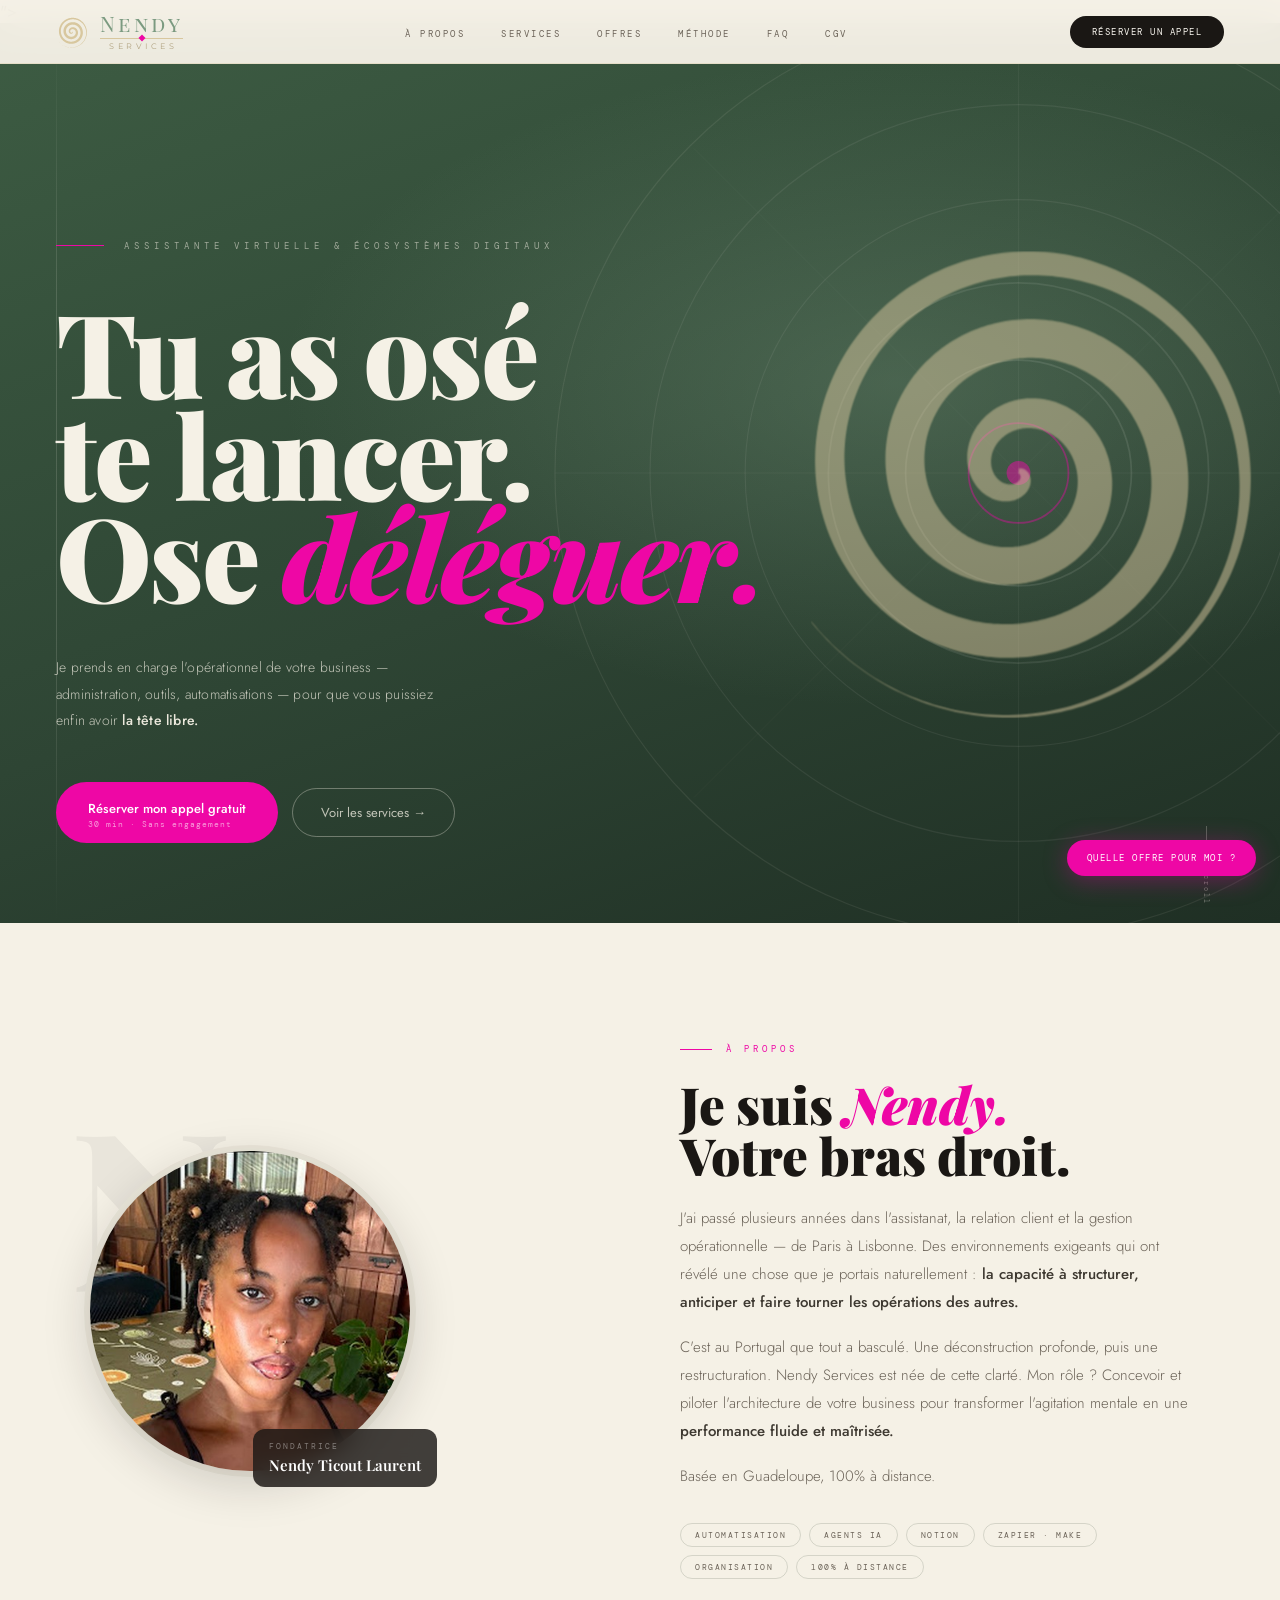
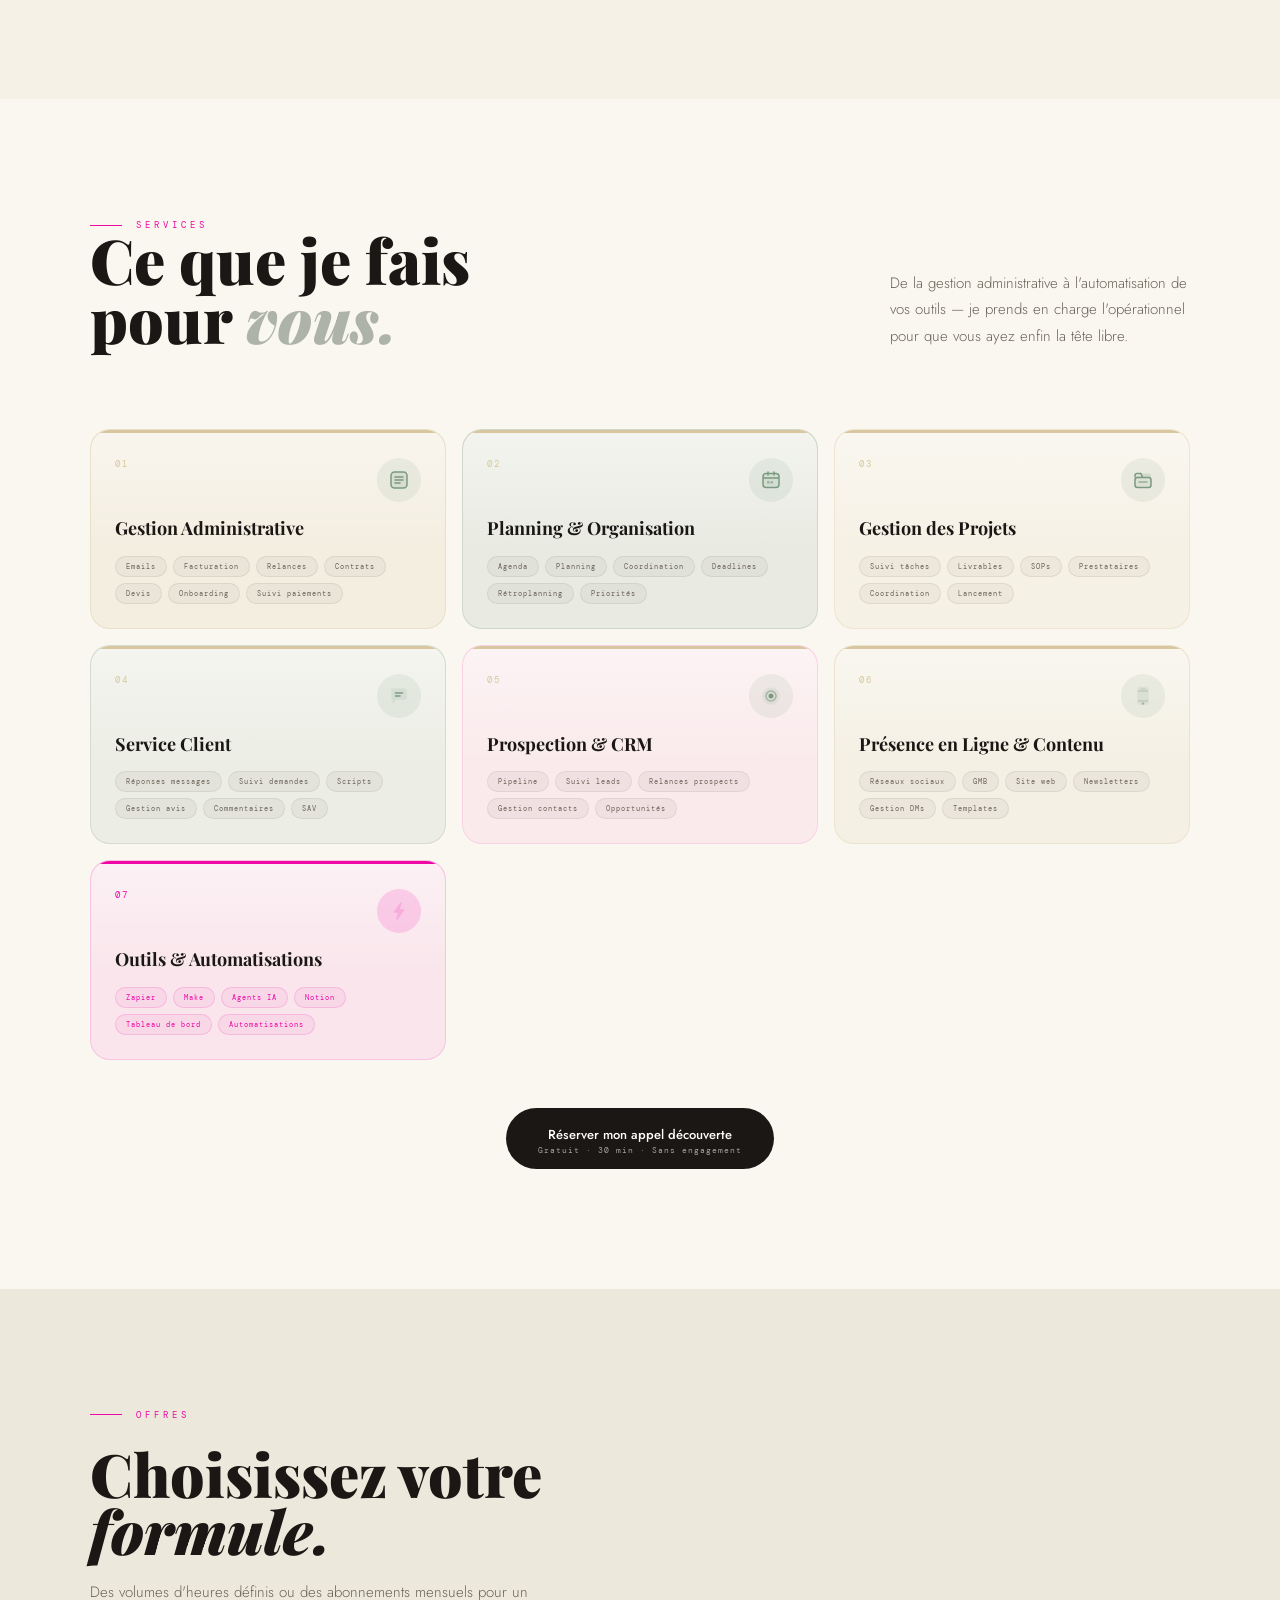
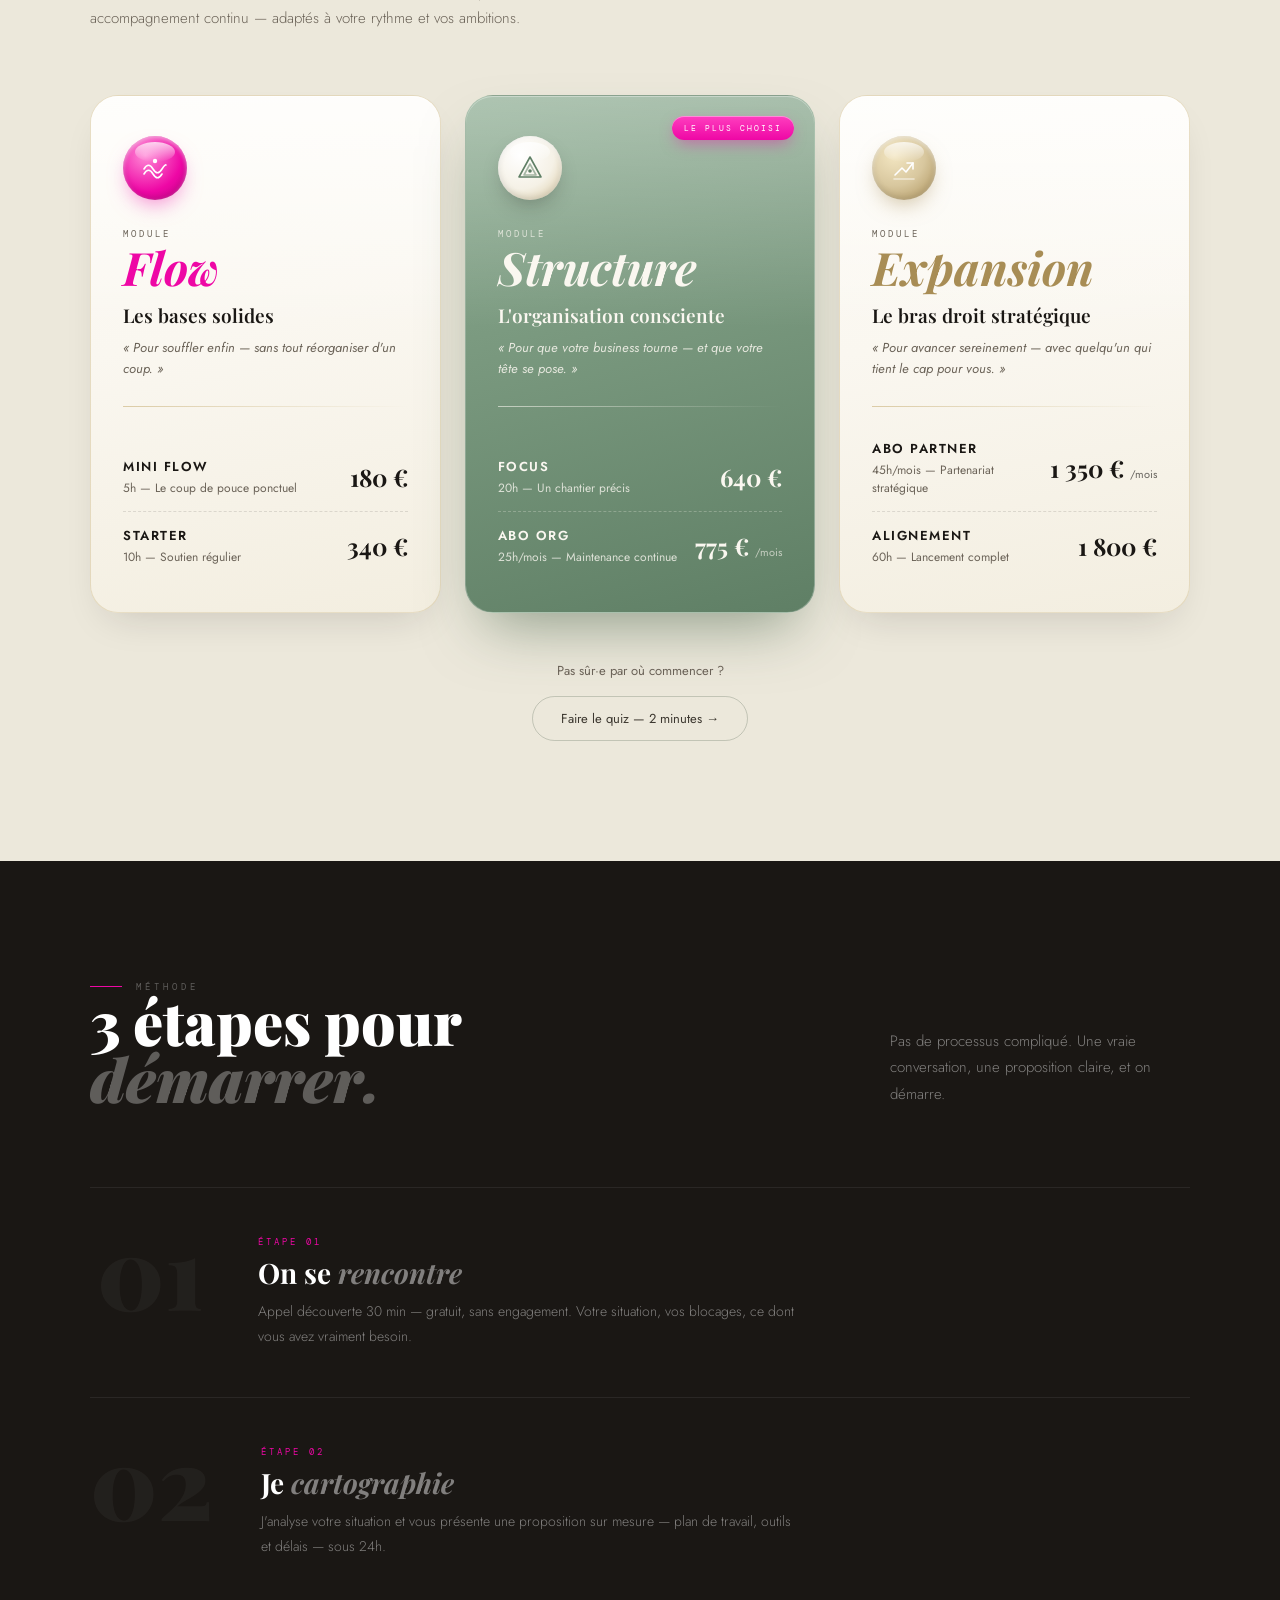
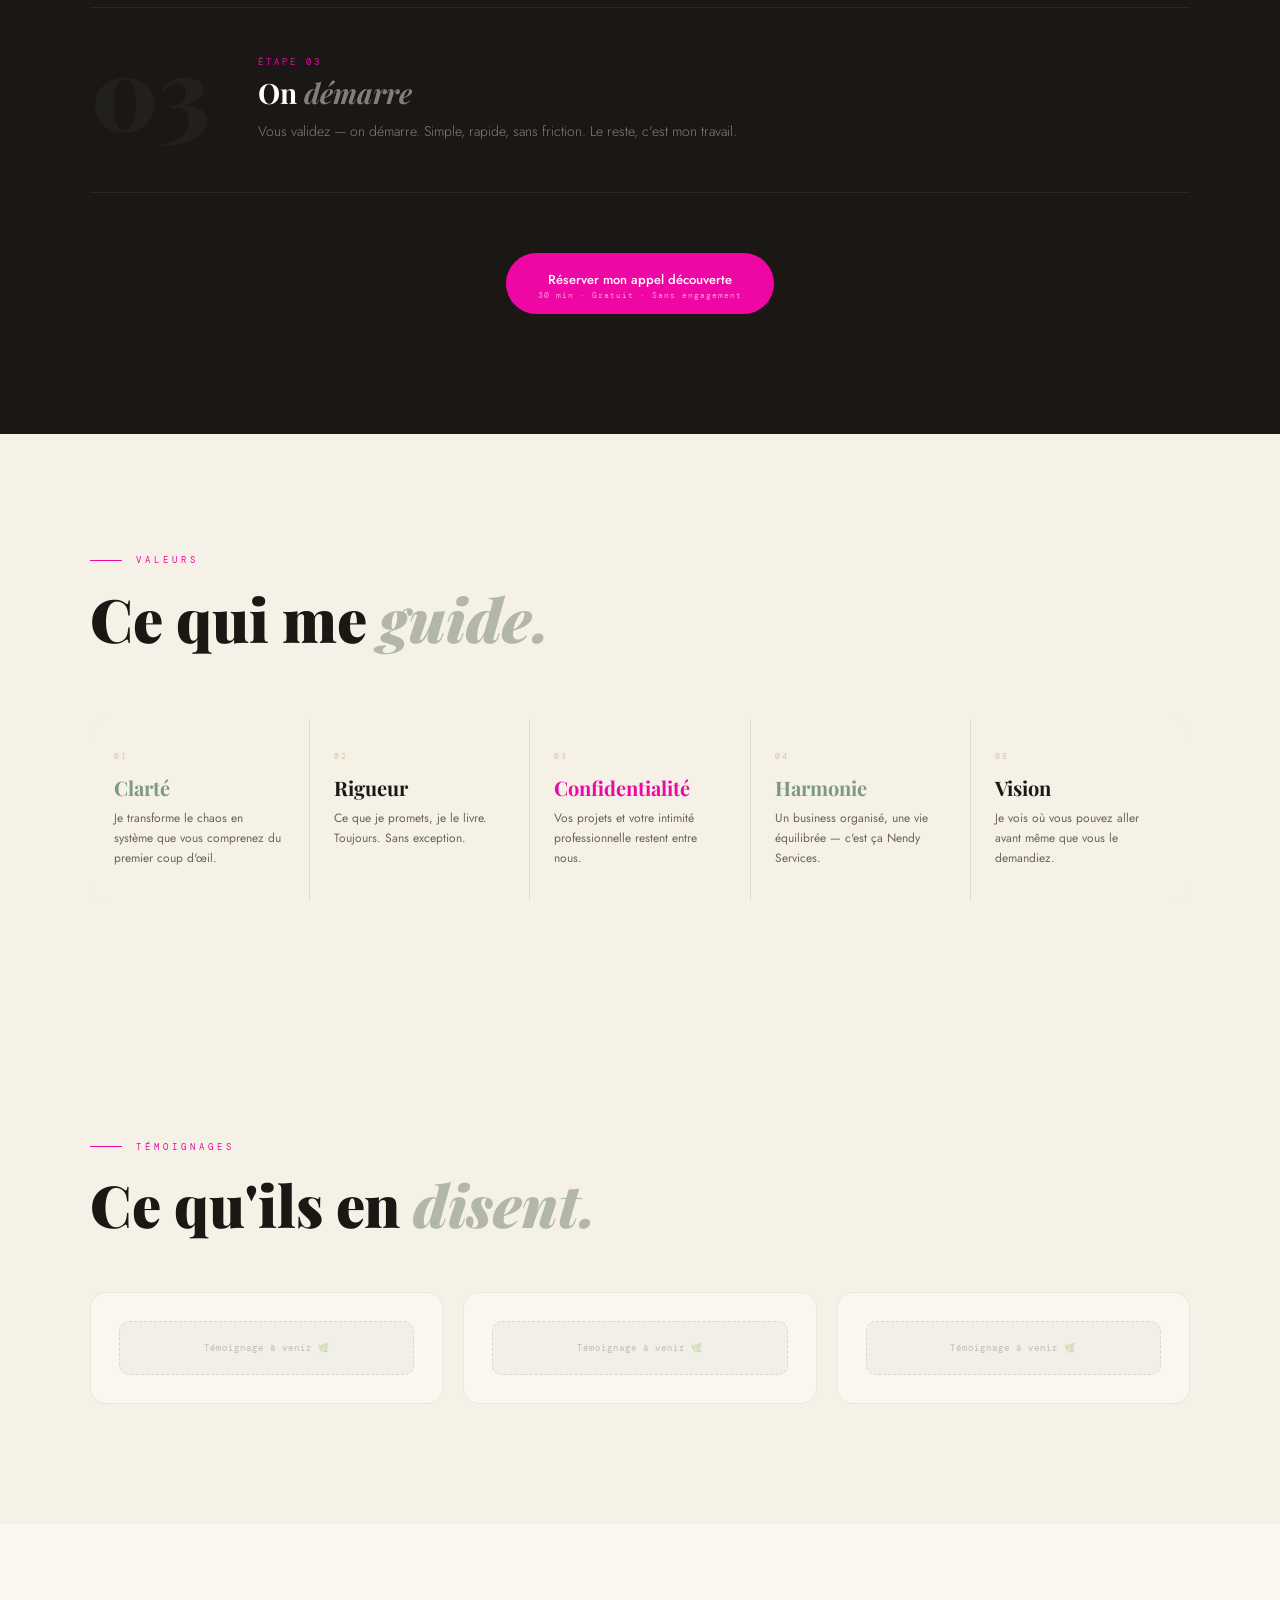
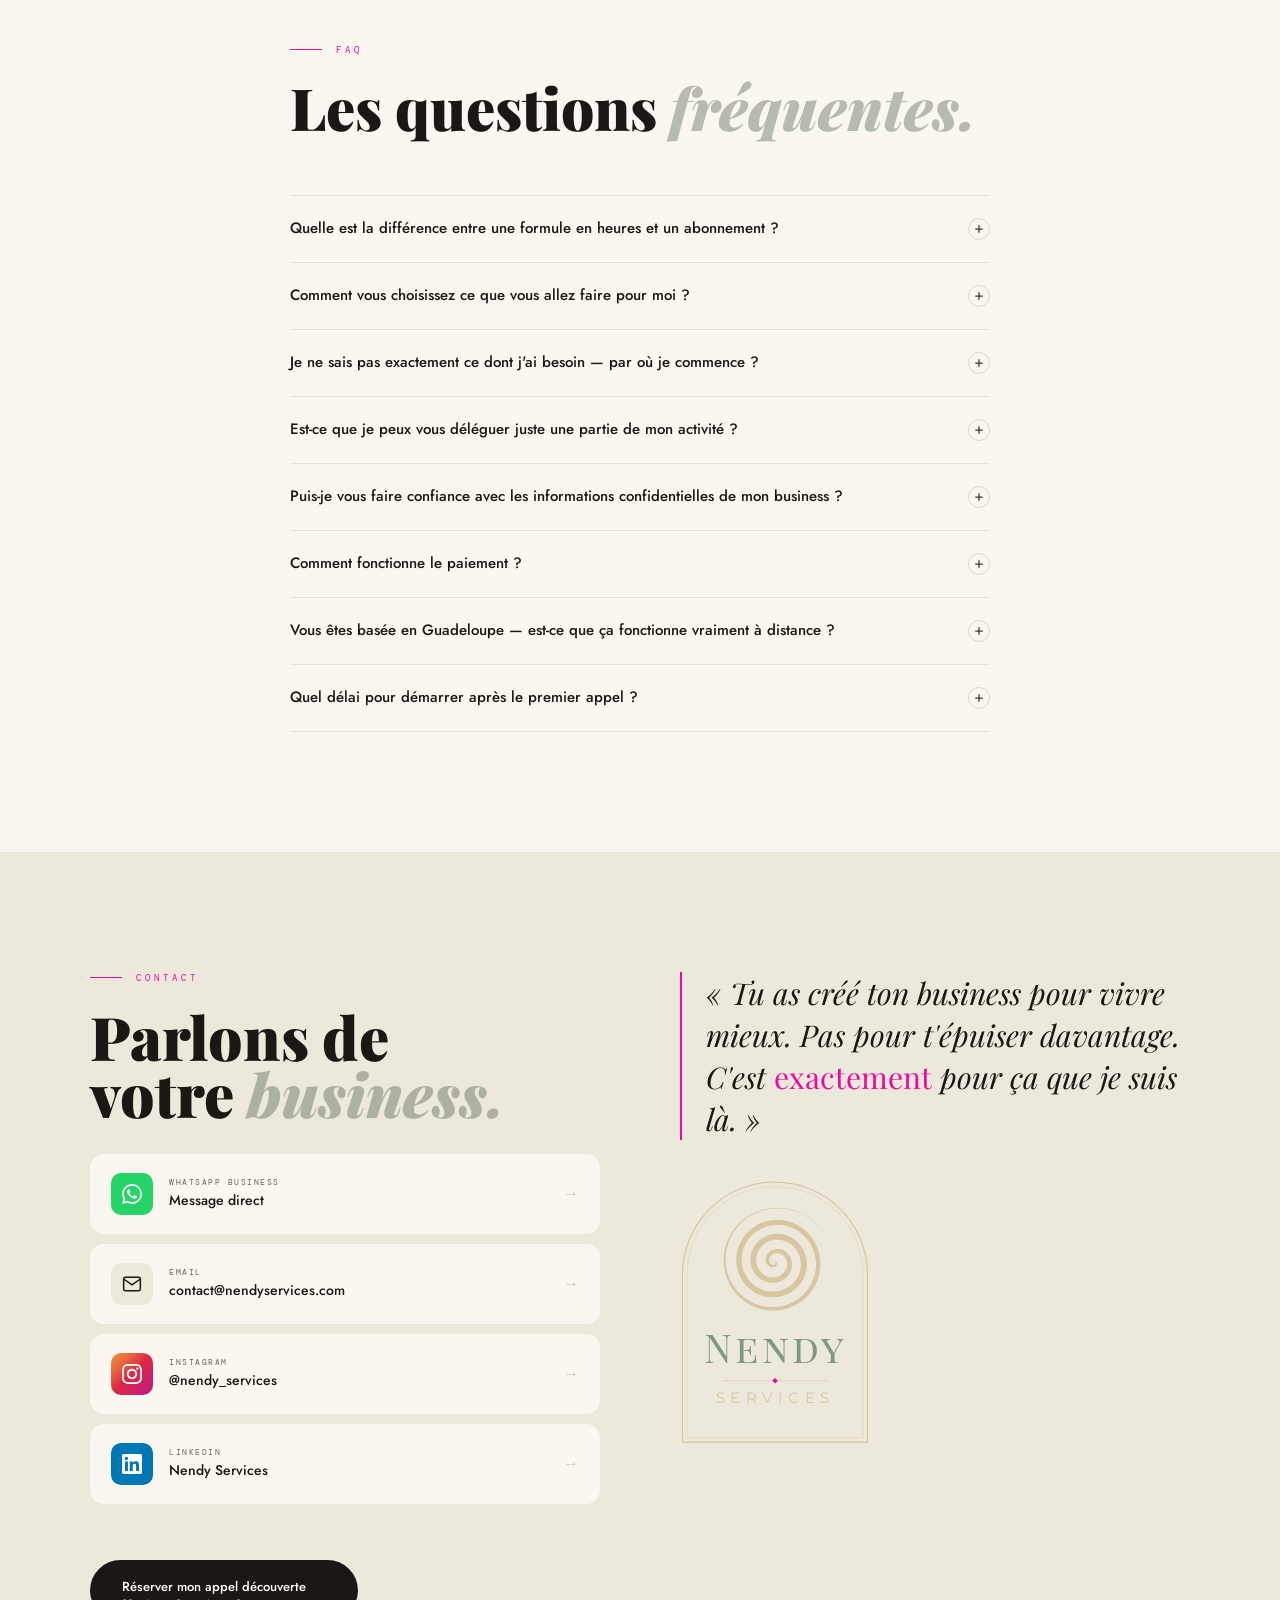
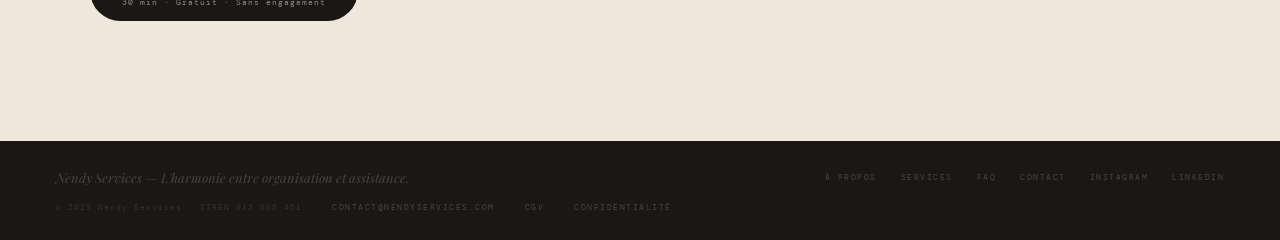
<file: index.html>
<!DOCTYPE html>
<html lang="fr">
<head>
<meta charset="UTF-8">
<link rel="icon" href="/favicon.ico" sizes="any">
<link rel="icon" type="image/png" sizes="96x96" href="/img/favicon-96.png">
<link rel="icon" type="image/png" sizes="48x48" href="/img/favicon-48.png">
<link rel="apple-touch-icon" href="/img/apple-touch-icon.png">
<link rel="icon" type="image/svg+xml" href="data:image/svg+xml,<svg%20xmlns='http://www.w3.org/2000/svg'%20viewBox='170%20173%20740%20740'><path%20d='M540.0,543.4%20L540.2,543.6%20L540.4,543.8%20L540.7,543.9%20L540.9,544.1%20L541.1,544.3%20L541.2,544.5%20L541.4,544.7%20L541.6,544.9%20L541.7,545.1%20L541.9,545.3%20L542.0,545.5%20L542.1,545.7%20L542.2,545.9%20L542.3,546.1%20L542.4,546.3%20L542.5,546.6%20L542.5,546.8%20L542.6,547.0%20L542.6,547.2%20L542.7,547.5%20L542.7,547.7%20L542.7,548.0%20L542.7,548.2%20L542.7,548.4%20L542.7,548.7%20L542.7,548.9%20L542.7,549.2%20L542.7,549.4%20L542.6,549.7%20L542.6,549.9%20L542.5,550.2%20L542.5,550.4%20L542.4,550.7%20L542.3,551.0%20L542.2,551.2%20L542.1,551.5%20L542.0,551.8%20L541.9,552.0%20L541.8,552.3%20L541.6,552.6%20L541.5,552.8%20L541.3,553.1%20L541.2,553.4%20L541.0,553.6%20L540.8,553.9%20L540.6,554.2%20L540.4,554.4%20L540.2,554.7%20L539.9,554.9%20L539.7,555.2%20L539.4,555.5%20L539.2,555.7%20L538.9,556.0%20L538.6,556.2%20L538.3,556.4%20L538.0,556.7%20L537.6,556.9%20L537.3,557.1%20L537.0,557.4%20L536.6,557.6%20L536.2,557.8%20L535.8,558.0%20L535.4,558.2%20L535.0,558.4%20L534.6,558.5%20L534.2,558.7%20L533.8,558.9%20L533.3,559.0%20L532.8,559.1%20L532.4,559.3%20L531.9,559.4%20L531.4,559.5%20L530.9,559.6%20L530.4,559.7%20L529.9,559.7%20L529.4,559.8%20L528.8,559.8%20L528.3,559.9%20L527.7,559.9%20L527.2,559.9%20L526.6,559.9%20L526.0,559.8%20L525.5,559.8%20L524.9,559.7%20L524.3,559.7%20L523.7,559.6%20L523.1,559.5%20L522.5,559.3%20L521.9,559.2%20L521.3,559.0%20L520.7,558.8%20L520.0,558.6%20L519.4,558.4%20L518.8,558.2%20L518.2,557.9%20L517.6,557.7%20L516.9,557.4%20L516.3,557.1%20L515.7,556.7%20L515.1,556.4%20L514.5,556.0%20L513.9,555.6%20L513.3,555.2%20L512.7,554.8%20L512.1,554.3%20L511.5,553.9%20L510.9,553.4%20L510.3,552.9%20L509.8,552.4%20L509.2,551.8%20L508.7,551.2%20L508.1,550.7%20L507.6,550.1%20L507.1,549.4%20L506.5,548.8%20L506.0,548.1%20L505.6,547.5%20L505.1,546.8%20L504.6,546.0%20L504.2,545.3%20L503.7,544.5%20L503.3,543.8%20L502.9,543.0%20L502.5,542.2%20L502.2,541.4%20L501.8,540.5%20L501.5,539.7%20L501.2,538.8%20L500.9,537.9%20L500.6,537.0%20L500.4,536.1%20L500.1,535.2%20L499.9,534.3%20L499.7,533.3%20L499.6,532.3%20L499.4,531.4%20L499.3,530.4%20L499.2,529.4%20L499.2,528.4%20L499.1,527.4%20L499.1,526.3%20L499.1,525.3%20L499.1,524.3%20L499.2,523.2%20L499.3,522.2%20L499.4,521.1%20L499.5,520.0%20L499.7,519.0%20L499.9,517.9%20L500.1,516.8%20L500.3,515.7%20L500.6,514.7%20L500.9,513.6%20L501.3,512.5%20L501.6,511.4%20L502.0,510.4%20L502.4,509.3%20L502.9,508.2%20L503.4,507.1%20L503.9,506.1%20L504.4,505.0%20L505.0,504.0%20L505.6,502.9%20L506.2,501.9%20L506.9,500.9%20L507.6,499.9%20L508.3,498.9%20L509.0,497.9%20L509.8,496.9%20L510.6,495.9%20L511.5,495.0%20L512.3,494.0%20L513.2,493.1%20L514.1,492.2%20L515.1,491.3%20L516.1,490.4%20L517.1,489.6%20L518.1,488.8%20L519.2,487.9%20L520.2,487.2%20L521.4,486.4%20L522.5,485.6%20L523.6,484.9%20L524.8,484.2%20L526.0,483.5%20L527.3,482.9%20L528.5,482.3%20L529.8,481.7%20L531.1,481.1%20L532.4,480.6%20L533.8,480.1%20L535.1,479.6%20L536.5,479.2%20L537.9,478.7%20L539.3,478.4%20L540.7,478.0%20L542.2,477.7%20L543.7,477.4%20L545.1,477.2%20L546.6,476.9%20L548.1,476.8%20L549.7,476.6%20L551.2,476.5%20L552.7,476.4%20L554.3,476.4%20L555.8,476.4%20L557.4,476.5%20L559.0,476.5%20L560.6,476.7%20L562.1,476.8%20L563.7,477.0%20L565.3,477.3%20L566.9,477.5%20L568.5,477.9%20L570.1,478.2%20L571.7,478.6%20L573.3,479.1%20L574.9,479.5%20L576.5,480.1%20L578.1,480.6%20L579.6,481.2%20L581.2,481.9%20L582.8,482.6%20L584.3,483.3%20L585.8,484.1%20L587.4,484.9%20L588.9,485.7%20L590.4,486.6%20L591.9,487.6%20L593.3,488.5%20L594.8,489.6%20L596.2,490.6%20L597.6,491.7%20L599.0,492.8%20L600.4,494.0%20L601.8,495.2%20L603.1,496.5%20L604.4,497.8%20L605.7,499.1%20L606.9,500.4%20L608.2,501.8%20L609.4,503.3%20L610.5,504.7%20L611.7,506.3%20L612.8,507.8%20L613.8,509.4%20L614.9,511.0%20L615.9,512.6%20L616.8,514.3%20L617.8,516.0%20L618.7,517.7%20L619.5,519.5%20L620.4,521.2%20L621.1,523.1%20L621.9,524.9%20L622.6,526.8%20L623.2,528.7%20L623.8,530.6%20L624.4,532.5%20L624.9,534.5%20L625.4,536.4%20L625.8,538.4%20L626.2,540.4%20L626.6,542.5%20L626.8,544.5%20L627.1,546.6%20L627.3,548.7%20L627.4,550.8%20L627.5,552.9%20L627.6,555.0%20L627.5,557.1%20L627.5,559.2%20L627.4,561.4%20L627.2,563.5%20L627.0,565.7%20L626.7,567.8%20L626.4,570.0%20L626.0,572.1%20L625.6,574.3%20L625.1,576.4%20L624.6,578.6%20L624.0,580.7%20L623.3,582.9%20L622.6,585.0%20L621.9,587.1%20L621.1,589.2%20L620.2,591.3%20L619.3,593.4%20L618.4,595.5%20L617.3,597.5%20L616.3,599.6%20L615.1,601.6%20L613.9,603.6%20L612.7,605.6%20L611.4,607.5%20L610.1,609.4%20L608.7,611.4%20L607.3,613.2%20L605.8,615.1%20L604.2,616.9%20L602.7,618.7%20L601.0,620.5%20L599.3,622.2%20L597.6,623.9%20L595.8,625.5%20L594.0,627.1%20L592.1,628.7%20L590.2,630.3%20L588.2,631.8%20L586.2,633.2%20L584.2,634.6%20L582.1,636.0%20L580.0,637.3%20L577.8,638.6%20L575.6,639.8%20L573.4,641.0%20L571.1,642.2%20L568.8,643.2%20L566.5,644.3%20L564.1,645.2%20L561.7,646.2%20L559.2,647.0%20L556.8,647.8%20L554.3,648.6%20L551.7,649.3%20L549.2,649.9%20L546.6,650.5%20L544.0,651.0%20L541.4,651.5%20L538.8,651.9%20L536.1,652.2%20L533.5,652.5%20L530.8,652.7%20L528.1,652.8%20L525.4,652.9%20L522.7,652.9%20L519.9,652.9%20L517.2,652.8%20L514.5,652.6%20L511.7,652.3%20L509.0,652.0%20L506.2,651.6%20L503.5,651.2%20L500.7,650.7%20L498.0,650.1%20L495.3,649.4%20L492.5,648.7%20L489.8,647.9%20L487.1,647.1%20L484.4,646.2%20L481.7,645.2%20L479.1,644.1%20L476.4,643.0%20L473.8,641.8%20L471.2,640.5%20L468.6,639.2%20L466.0,637.8%20L463.5,636.4%20L461.0,634.8%20L458.5,633.3%20L456.0,631.6%20L453.6,629.9%20L451.2,628.1%20L448.9,626.3%20L446.6,624.4%20L444.3,622.4%20L442.1,620.4%20L439.9,618.3%20L437.7,616.2%20L435.6,614.0%20L433.6,611.7%20L431.6,609.4%20L429.6,607.0%20L427.7,604.6%20L425.9,602.1%20L424.1,599.6%20L422.3,597.0%20L420.7,594.4%20L419.0,591.7%20L417.5,589.0%20L415.9,586.3%20L414.5,583.4%20L413.1,580.6%20L411.8,577.7%20L410.6,574.8%20L409.4,571.8%20L408.3,568.8%20L407.2,565.8%20L406.2,562.7%20L405.3,559.6%20L404.5,556.5%20L403.7,553.3%20L403.0,550.1%20L402.4,546.9%20L401.9,543.6%20L401.4,540.4%20L401.0,537.1%20L400.7,533.8%20L400.5,530.5%20L400.4,527.2%20L400.3,523.8%20L400.3,520.5%20L400.4,517.1%20L400.6,513.7%20L400.8,510.4%20L401.2,507.0%20L401.6,503.6%20L402.1,500.2%20L402.6,496.9%20L403.3,493.5%20L404.0,490.1%20L404.9,486.8%20L405.8,483.5%20L406.8,480.1%20L407.9,476.8%20L409.0,473.5%20L410.2,470.2%20L411.6,467.0%20L413.0,463.8%20L414.4,460.6%20L416.0,457.4%20L417.7,454.2%20L419.4,451.1%20L421.2,448.0%20L423.1,445.0%20L425.0,442.0%20L427.0,439.0%20L429.2,436.1%20L431.3,433.2%20L433.6,430.4%20L435.9,427.6%20L438.3,424.8%20L440.8,422.1%20L443.4,419.5%20L446.0,416.9%20L448.7,414.4%20L451.4,411.9%20L454.2,409.5%20L457.1,407.1%20L460.1,404.8%20L463.1,402.6%20L466.2,400.5%20L469.3,398.4%20L472.5,396.4%20L475.7,394.4%20L479.0,392.5%20L482.4,390.7%20L485.8,389.0%20L489.2,387.4%20L492.7,385.8%20L496.2,384.3%20L499.8,382.9%20L503.5,381.6%20L507.1,380.4%20L510.8,379.2%20L514.6,378.1%20L518.4,377.1%20L522.2,376.3%20L526.0,375.5%20L529.9,374.7%20L533.8,374.1%20L537.7,373.6%20L541.6,373.1%20L545.6,372.8%20L549.6,372.5%20L553.6,372.4%20L557.6,372.3%20L561.6,372.4%20L565.6,372.5%20L569.6,372.7%20L573.7,373.0%20L577.7,373.5%20L581.7,374.0%20L585.8,374.6%20L589.8,375.3%20L593.8,376.1%20L597.8,377.0%20L601.8,378.0%20L605.8,379.2%20L609.8,380.4%20L613.7,381.7%20L617.6,383.1%20L621.5,384.5%20L625.4,386.1%20L629.2,387.8%20L633.0,389.6%20L636.8,391.5%20L640.5,393.5%20L644.2,395.5%20L647.9,397.7%20L651.5,399.9%20L655.0,402.3%20L658.6,404.7%20L662.0,407.2%20L665.4,409.8%20L668.8,412.5%20L672.1,415.3%20L675.3,418.2%20L678.5,421.1%20L681.6,424.2%20L684.7,427.3%20L687.7,430.5%20L690.6,433.7%20L693.4,437.1%20L696.2,440.5%20L698.9,444.0%20L701.5,447.6%20L704.0,451.2%20L706.5,454.9%20L708.8,458.7%20L711.1,462.5%20L713.3,466.4%20L715.4,470.4%20L717.4,474.4%20L719.3,478.5%20L721.2,482.6%20L722.9,486.8%20L724.6,491.0%20L726.1,495.3%20L727.5,499.6%20L728.9,504.0%20L730.1,508.4%20L731.3,512.9%20L732.3,517.4%20L733.2,521.9%20L734.0,526.4%20L734.7,531.0%20L735.4,535.6%20L735.9,540.2%20L736.2,544.9%20L736.5,549.5%20L736.7,554.2%20L736.7,558.9%20L736.7,563.6%20L736.5,568.4%20L736.2,573.1%20L735.8,577.8%20L735.3,582.5%20L734.7,587.2%20L734.0,592.0%20L733.1,596.7%20L732.1,601.4%20L731.1,606.0%20L729.9,610.7%20L728.6,615.3%20L727.1,620.0%20L725.6,624.6%20L724.0,629.1%20L722.2,633.7%20L720.3,638.2%20L718.3,642.7%20L716.2,647.1%20L714.0,651.5%20L711.7,655.8%20L709.3,660.1%20L706.8,664.4%20L704.1,668.6%20L701.4,672.7%20L698.6,676.8%20L695.6,680.8%20L692.6,684.8%20L689.4,688.7%20L686.2,692.5%20L682.8,696.3%20L679.4,700.0%20L675.8,703.6%20L672.2,707.1%20L668.5,710.5%20L664.7,713.9%20L660.8,717.2%20L656.8,720.4%20L652.7,723.5%20L648.6,726.5%20L644.4,729.4%20L640.1,732.3%20L635.7,735.0%20L631.2,737.6%20L626.7,740.2%20L622.1,742.6%20L617.4,744.9%20L612.7,747.1%20L607.9,749.2%20L603.1,751.2%20L598.2,753.1%20L593.2,754.9%20L588.2,756.5%20L583.2,758.1%20L578.1,759.5%20L572.9,760.8%20L567.7,762.0%20L562.5,763.0%20L557.3,764.0%20L552.0,764.8%20L546.7,765.5%20L541.3,766.0%20L536.0,766.4%20L530.6,766.8%20L525.2,766.9%20L519.8,767.0%20L514.3,766.9%20L508.9,766.7%20L503.5,766.4%20L498.0,765.9%20L492.6,765.3%20L487.2,764.6%20L481.7,763.7%20L476.3,762.7%20L470.9,761.6%20L465.5,760.3%20L460.2,758.9%20L454.8,757.4%20L449.5,755.8%20L444.3,754.0%20L439.0,752.1%20L433.8,750.1%20L428.6,747.9%20L423.5,745.6%20L418.4,743.2%20L413.4,740.7%20L408.4,738.0%20L403.5,735.2%20L398.6,732.3%20L393.8,729.3%20L389.1,726.1%20L384.4,722.8%20L379.8,719.5%20L375.3,716.0%20L370.8,712.3%20L366.4,708.6%20L362.1,704.8%20L357.9,700.8%20L353.8,696.8%20L349.8,692.6%20L345.8,688.4%20L342.0,684.0%20L338.2,679.5%20L334.6,675.0%20L331.1,670.3%20L327.6,665.6%20L324.3,660.7%20L321.1,655.8%20L318.0,650.8%20L315.0,645.7%20L312.1,640.5%20L309.3,635.3%20L306.7,630.0%20L304.2,624.6%20L301.8,619.1%20L299.5,613.6%20L297.4,608.0%20L295.4,602.3%20L293.5,596.6%20L291.8,590.9%20L290.2,585.1%20L288.7,579.2%20L287.4,573.3%20L286.2,567.4%20L285.1,561.4%20L284.2,555.4%20L283.4,549.3%20L282.8,543.2%20L282.3,537.1%20L282.0,531.0%20L281.8,524.9%20L281.7,518.7%20L281.8,512.5%20L282.1,506.4%20L282.5,500.2%20L283.0,494.0%20L283.7,487.8%20L284.6,481.7%20L285.5,475.5%20L286.7,469.4%20L288.0,463.3%20L289.4,457.2%20L291.0,451.1%20L292.7,445.0%20L294.6,439.0%20L296.6,433.0%20L298.8,427.1%20L301.1,421.2%20L303.5,415.3%20L306.1,409.5%20L308.9,403.8%20L311.8,398.1%20L314.8,392.5%20L317.9,386.9%20L321.2,381.4%20L324.7,375.9%20L328.3,370.6%20L332.0,365.3%20L335.8,360.1%20L339.8,355.0%20L343.9,350.0%20L348.1,345.0%20L352.4,340.2%20L356.9,335.4%20L361.5,330.8%20L366.2,326.2%20L371.0,321.8%20L375.9,317.4%20L381.0,313.2%20L386.1,309.1%20L391.4,305.1%20L396.7,301.3%20L402.2,297.5%20L407.8,293.9%20L413.4,290.4%20L419.2,287.0%20L425.0,283.8%20L430.9,280.7%20L436.9,277.7%20L443.0,274.9%20L449.1,272.2%20L455.4,269.7%20L461.7,267.3%20L468.0,265.0%20L474.5,262.9%20L480.9,261.0%20L487.5,259.2%20L494.1,257.5%20L500.7,256.0%20L507.4,254.7%20L514.1,253.5%20L520.9,252.5%20L527.7,251.6%20L534.5,250.9%20L541.4,250.4%20L548.3,250.0%20L555.2,249.8%20L562.1,249.8%20L569.0,249.9%20L575.9,250.2%20L582.9,250.6%20L589.8,251.2%20L596.7,252.0%20L603.6,253.0%20L610.5,254.1%20L617.5,255.3%20L624.3,256.6%20L631.2,258.1%20L638.1,259.8%20L644.9,261.7%20L651.7,263.7%20L658.4,265.9%20L665.1,268.2%20L671.8,270.7%20L678.4,273.4%20L685.0,276.2%20L691.5,279.2%20L697.9,282.4%20L704.3,285.7%20L710.6,289.2%20L716.8,292.8%20L723.0,296.6%20L729.1,300.6%20L735.0,304.7%20L740.9,308.9%20L746.8,313.3%20L752.5,317.9%20L758.1,322.6%20L763.6,327.4%20L769.0,332.4%20L774.3,337.5%20L779.5,342.7%20L784.5,348.1%20L789.5,353.6%20L794.3,359.2%20L799.0,365.0%20L803.5,370.9%20L807.9,376.9%20L812.2,383.0%20L816.4,389.2%20L820.4,395.5%20L824.2,402.0%20L827.9,408.5%20L831.5,415.2%20L834.9,421.9%20L838.1,428.7%20L841.2,435.6%20L844.1,442.6%20L846.9,449.7%20L849.5,456.9%20L851.9,464.1%20L854.2,471.4%20L856.3,478.8%20L858.2,486.2%20L859.9,493.7%20L861.5,501.2%20L862.9,508.8%20L864.1,516.4%20L865.1,524.1%20L865.9,531.8%20L866.6,539.5%20L867.0,547.3%20L867.3,555.0%20L867.4,562.8%20L867.3,570.6%20L867.1,578.5%20L866.6,586.3%20L865.9,594.1%20L865.1,601.9%20L864.1,609.7%20L862.9,617.5%20L861.5,625.3%20L859.9,633.0%20L858.1,640.8%20L856.1,648.5%20L854.0,656.1%20L851.6,663.7%20L849.1,671.3%20L846.4,678.8%20L843.5,686.3%20L840.4,693.7%20L837.1,701.0%20L833.7,708.3%20L830.1,715.5%20L826.3,722.6%20L822.3,729.6%20L818.2,736.6%20L813.8,743.4%20L809.4,750.2%20L804.7,756.8%20L799.9,763.4%20L794.9,769.9%20L789.8,776.2%20L784.5,782.4%20L779.0,788.5%20L773.4,794.5%20L767.6,800.4%20L761.7,806.1%20L755.7,811.7%20L749.5,817.1%20L743.1,822.5%20L736.7,827.6%20L730.1,832.6%20L723.4,837.5%20L716.5,842.2%20L709.5,846.8%20L702.4,851.1%20L695.2,855.4%20L687.9,859.4%20L680.5,863.3%20L673.0,867.0%20L665.4,870.6%20L657.7,873.9%20L649.9,877.1%20L642.0,880.1%20L634.0,882.9%20L626.0,885.5%20L617.9,888.0%20L609.7,890.2%20L601.4,892.3%20L593.1,894.1%20L584.8,895.8%20L576.4,897.2%20L567.9,898.5%20L559.4,899.5%20L550.9,900.4%20L542.4,901.0%20L533.8,901.5%20L525.2,901.7%20L516.6,901.8%20L508.0,901.6%20L499.4,901.2%20L490.7,900.6%20L482.1,899.8%20L473.5,898.8%20L464.9,897.6%20L456.3,896.2%20L447.8,894.6%20L439.3,892.8%20L430.8,890.8%20L422.3,888.5%20L413.9,886.1%20L405.6,883.4%20L397.3,880.6%20L389.0,877.5%20L380.9,874.3%20L372.8,870.9%20L364.7,867.2%20L356.8,863.4%20L348.9,859.3%20L341.1,855.1%20L333.5,850.7%20L325.9,846.1%20L318.4,841.3%20L311.1,836.3%20L303.8,831.1%20L296.7,825.8%20L289.7,820.2%20L282.8,814.5%20L276.1,808.6%20L269.5,802.6%20L263.0,796.4%20L256.7,790.0%20L250.5,783.5%20L244.4,776.8%20L238.6,770.0%20L232.8,763.1%20L232.2,763.6%20L237.9,770.6%20L243.8,777.4%20L249.9,784.1%20L256.0,790.6%20L262.4,797.0%20L268.9,803.2%20L275.5,809.3%20L282.2,815.2%20L289.1,820.9%20L296.1,826.5%20L303.3,831.9%20L310.5,837.1%20L317.9,842.1%20L325.3,847.0%20L332.9,851.7%20L340.5,856.2%20L348.3,860.5%20L356.1,864.7%20L364.1,868.6%20L372.1,872.3%20L380.2,875.9%20L388.4,879.3%20L396.6,882.4%20L404.9,885.4%20L413.3,888.2%20L421.7,890.7%20L430.2,893.1%20L438.7,895.2%20L447.2,897.2%20L455.8,898.9%20L464.4,900.5%20L473.1,901.8%20L481.8,902.9%20L490.4,903.9%20L499.1,904.6%20L507.8,905.1%20L516.5,905.4%20L525.2,905.5%20L533.9,905.4%20L542.6,905.1%20L551.3,904.6%20L559.9,903.8%20L568.5,902.9%20L577.1,901.8%20L585.6,900.5%20L594.1,898.9%20L602.6,897.2%20L611.0,895.3%20L619.3,893.2%20L627.6,890.8%20L635.8,888.3%20L643.9,885.6%20L652.0,882.7%20L660.0,879.7%20L667.9,876.4%20L675.8,872.9%20L683.5,869.3%20L691.1,865.5%20L698.7,861.5%20L706.1,857.4%20L713.4,853.0%20L720.6,848.6%20L727.8,843.9%20L734.7,839.1%20L741.6,834.1%20L748.3,828.9%20L754.9,823.7%20L761.4,818.2%20L767.8,812.6%20L774.0,806.9%20L780.0,801.0%20L785.9,795.0%20L791.7,788.9%20L797.3,782.6%20L802.7,776.2%20L808.0,769.7%20L813.2,763.1%20L818.1,756.3%20L822.9,749.5%20L827.6,742.5%20L832.0,735.4%20L836.3,728.3%20L840.5,721.0%20L844.4,713.7%20L848.2,706.2%20L851.8,698.7%20L855.2,691.2%20L858.4,683.5%20L861.4,675.8%20L864.3,668.0%20L866.9,660.1%20L869.4,652.2%20L871.7,644.3%20L873.8,636.3%20L875.7,628.3%20L877.4,620.2%20L878.9,612.1%20L880.2,604.0%20L881.4,595.8%20L882.3,587.6%20L883.0,579.5%20L883.6,571.3%20L883.9,563.1%20L884.1,554.9%20L884.1,546.7%20L883.8,538.5%20L883.4,530.4%20L882.8,522.2%20L882.0,514.1%20L881.0,506.0%20L879.8,498.0%20L878.4,489.9%20L876.8,482.0%20L875.1,474.0%20L873.2,466.2%20L871.0,458.3%20L868.7,450.6%20L866.2,442.9%20L863.6,435.2%20L860.7,427.6%20L857.7,420.2%20L854.5,412.7%20L851.1,405.4%20L847.6,398.2%20L843.9,391.0%20L840.0,384.0%20L836.0,377.0%20L831.8,370.2%20L827.5,363.4%20L822.9,356.8%20L818.3,350.3%20L813.5,343.9%20L808.5,337.6%20L803.4,331.4%20L798.2,325.4%20L792.8,319.5%20L787.3,313.7%20L781.7,308.1%20L775.9,302.6%20L770.0,297.3%20L764.0,292.1%20L757.9,287.0%20L751.6,282.1%20L745.3,277.4%20L738.8,272.8%20L732.3,268.3%20L725.6,264.1%20L718.9,259.9%20L712.0,256.0%20L705.1,252.2%20L698.1,248.6%20L691.0,245.1%20L683.9,241.9%20L676.6,238.7%20L669.3,235.8%20L662.0,233.1%20L654.6,230.5%20L647.1,228.1%20L639.6,225.9%20L632.0,223.8%20L624.4,222.0%20L616.8,220.3%20L609.1,218.9%20L601.4,217.7%20L593.6,216.7%20L585.9,215.9%20L578.1,215.2%20L570.4,214.8%20L562.6,214.5%20L554.9,214.4%20L547.1,214.5%20L539.4,214.8%20L531.7,215.2%20L524.0,215.9%20L516.3,216.7%20L508.7,217.7%20L501.1,218.9%20L493.5,220.3%20L486.0,221.8%20L478.5,223.5%20L471.1,225.4%20L463.7,227.5%20L456.4,229.7%20L449.2,232.2%20L442.0,234.7%20L434.9,237.5%20L427.8,240.4%20L420.9,243.5%20L414.0,246.7%20L407.2,250.1%20L400.6,253.7%20L394.0,257.4%20L387.5,261.3%20L381.1,265.3%20L374.8,269.4%20L368.6,273.7%20L362.5,278.2%20L356.6,282.8%20L350.7,287.5%20L345.0,292.3%20L339.4,297.3%20L333.9,302.4%20L328.6,307.6%20L323.4,313.0%20L318.3,318.5%20L313.4,324.0%20L308.6,329.7%20L303.9,335.5%20L299.4,341.4%20L295.0,347.4%20L290.8,353.5%20L286.7,359.7%20L282.8,365.9%20L279.1,372.3%20L275.5,378.7%20L272.0,385.2%20L268.7,391.8%20L265.6,398.5%20L262.7,405.2%20L259.9,412.0%20L257.3,418.8%20L254.8,425.7%20L252.5,432.6%20L250.4,439.6%20L248.4,446.6%20L246.6,453.7%20L245.0,460.8%20L243.6,467.9%20L242.3,475.0%20L241.2,482.2%20L240.3,489.3%20L239.5,496.5%20L238.9,503.7%20L238.5,510.9%20L238.3,518.1%20L238.2,525.3%20L238.3,532.5%20L238.6,539.7%20L239.0,546.8%20L239.6,553.9%20L240.4,561.1%20L241.4,568.1%20L242.5,575.2%20L243.8,582.2%20L245.2,589.1%20L246.8,596.1%20L248.6,602.9%20L250.6,609.7%20L252.7,616.5%20L254.9,623.2%20L257.3,629.8%20L259.9,636.4%20L262.6,642.9%20L265.5,649.3%20L268.5,655.7%20L271.6,662.0%20L274.9,668.1%20L278.4,674.2%20L282.0,680.2%20L285.7,686.1%20L289.6,691.9%20L293.6,697.6%20L297.7,703.2%20L301.9,708.7%20L306.3,714.1%20L310.8,719.4%20L315.4,724.6%20L320.2,729.6%20L325.0,734.5%20L330.0,739.3%20L335.0,744.0%20L340.2,748.5%20L345.4,752.9%20L350.8,757.2%20L356.3,761.4%20L361.8,765.4%20L367.4,769.2%20L373.2,773.0%20L378.9,776.6%20L384.8,780.0%20L390.8,783.3%20L396.8,786.5%20L402.9,789.5%20L409.0,792.3%20L415.2,795.0%20L421.4,797.6%20L427.8,800.0%20L434.1,802.2%20L440.5,804.3%20L446.9,806.2%20L453.4,808.0%20L459.9,809.6%20L466.4,811.1%20L473.0,812.4%20L479.6,813.5%20L486.2,814.5%20L492.8,815.4%20L499.4,816.0%20L506.0,816.5%20L512.6,816.9%20L519.2,817.1%20L525.8,817.1%20L532.4,817.0%20L539.0,816.7%20L545.6,816.3%20L552.1,815.7%20L558.7,815.0%20L565.2,814.1%20L571.6,813.0%20L578.1,811.8%20L584.4,810.4%20L590.8,808.9%20L597.1,807.3%20L603.3,805.5%20L609.5,803.5%20L615.7,801.4%20L621.7,799.2%20L627.8,796.8%20L633.7,794.3%20L639.6,791.6%20L645.4,788.8%20L651.1,785.9%20L656.8,782.9%20L662.3,779.7%20L667.8,776.4%20L673.2,772.9%20L678.5,769.4%20L683.7,765.7%20L688.8,761.9%20L693.8,758.0%20L698.7,753.9%20L703.5,749.8%20L708.2,745.5%20L712.8,741.2%20L717.3,736.7%20L721.7,732.2%20L725.9,727.5%20L730.0,722.8%20L734.0,718.0%20L737.9,713.0%20L741.7,708.0%20L745.3,703.0%20L748.8,697.8%20L752.2,692.6%20L755.4,687.3%20L758.6,681.9%20L761.5,676.4%20L764.4,670.9%20L767.1,665.4%20L769.7,659.8%20L772.1,654.1%20L774.4,648.4%20L776.5,642.6%20L778.6,636.8%20L780.4,631.0%20L782.2,625.1%20L783.7,619.2%20L785.2,613.3%20L786.5,607.3%20L787.6,601.4%20L788.6,595.4%20L789.5,589.4%20L790.2,583.4%20L790.8,577.3%20L791.2,571.3%20L791.5,565.3%20L791.6,559.3%20L791.6,553.3%20L791.5,547.3%20L791.2,541.3%20L790.7,535.3%20L790.2,529.4%20L789.5,523.5%20L788.6,517.6%20L787.6,511.7%20L786.5,505.9%20L785.2,500.1%20L783.8,494.3%20L782.2,488.6%20L780.6,483.0%20L778.8,477.4%20L776.8,471.8%20L774.8,466.3%20L772.6,460.9%20L770.3,455.5%20L767.8,450.2%20L765.2,445.0%20L762.6,439.8%20L759.8,434.7%20L756.8,429.7%20L753.8,424.8%20L750.7,419.9%20L747.4,415.2%20L744.0,410.5%20L740.6,405.9%20L737.0,401.4%20L733.3,397.0%20L729.5,392.7%20L725.7,388.5%20L721.7,384.3%20L717.7,380.3%20L713.5,376.4%20L709.3,372.6%20L705.0,368.9%20L700.6,365.4%20L696.1,361.9%20L691.6,358.5%20L687.0,355.3%20L682.3,352.2%20L677.6,349.2%20L672.8,346.3%20L667.9,343.5%20L663.0,340.9%20L658.0,338.4%20L653.0,336.0%20L647.9,333.7%20L642.8,331.6%20L637.6,329.5%20L632.5,327.7%20L627.2,325.9%20L622.0,324.3%20L616.7,322.8%20L611.4,321.4%20L606.0,320.1%20L600.7,319.0%20L595.3,318.0%20L589.9,317.2%20L584.5,316.5%20L579.1,315.9%20L573.7,315.4%20L568.3,315.1%20L562.9,314.9%20L557.5,314.8%20L552.2,314.9%20L546.8,315.0%20L541.4,315.4%20L536.1,315.8%20L530.8,316.4%20L525.5,317.1%20L520.2,317.9%20L515.0,318.8%20L509.8,319.9%20L504.6,321.1%20L499.5,322.4%20L494.4,323.8%20L489.4,325.4%20L484.4,327.0%20L479.5,328.8%20L474.6,330.7%20L469.8,332.7%20L465.0,334.8%20L460.3,337.0%20L455.7,339.4%20L451.1,341.8%20L446.6,344.4%20L442.1,347.0%20L437.8,349.8%20L433.5,352.6%20L429.3,355.6%20L425.1,358.6%20L421.1,361.7%20L417.1,365.0%20L413.3,368.3%20L409.5,371.7%20L405.8,375.1%20L402.1,378.7%20L398.6,382.3%20L395.2,386.0%20L391.9,389.8%20L388.7,393.7%20L385.5,397.6%20L382.5,401.6%20L379.6,405.7%20L376.8,409.8%20L374.0,414.0%20L371.4,418.2%20L368.9,422.5%20L366.5,426.8%20L364.3,431.2%20L362.1,435.6%20L360.0,440.1%20L358.1,444.6%20L356.2,449.1%20L354.5,453.7%20L352.9,458.3%20L351.4,463.0%20L350.0,467.6%20L348.8,472.3%20L347.6,477.0%20L346.6,481.7%20L345.7,486.5%20L344.9,491.2%20L344.2,495.9%20L343.6,500.7%20L343.2,505.5%20L342.8,510.2%20L342.6,515.0%20L342.5,519.7%20L342.5,524.5%20L342.6,529.2%20L342.8,533.9%20L343.2,538.6%20L343.6,543.3%20L344.2,547.9%20L344.9,552.6%20L345.6,557.2%20L346.5,561.7%20L347.5,566.3%20L348.6,570.8%20L349.9,575.2%20L351.2,579.7%20L352.6,584.1%20L354.1,588.4%20L355.7,592.7%20L357.5,596.9%20L359.3,601.1%20L361.2,605.2%20L363.2,609.3%20L365.3,613.3%20L367.5,617.3%20L369.8,621.2%20L372.2,625.0%20L374.6,628.8%20L377.2,632.5%20L379.8,636.1%20L382.5,639.7%20L385.3,643.1%20L388.1,646.5%20L391.1,649.9%20L394.1,653.1%20L397.2,656.3%20L400.3,659.4%20L403.5,662.4%20L406.8,665.3%20L410.1,668.1%20L413.5,670.8%20L417.0,673.5%20L420.5,676.0%20L424.0,678.5%20L427.6,680.9%20L431.3,683.2%20L435.0,685.4%20L438.7,687.5%20L442.5,689.5%20L446.3,691.4%20L450.2,693.2%20L454.1,694.9%20L458.0,696.5%20L462.0,698.0%20L465.9,699.4%20L469.9,700.7%20L474.0,701.9%20L478.0,703.0%20L482.0,704.0%20L486.1,704.9%20L490.2,705.8%20L494.3,706.5%20L498.3,707.1%20L502.4,707.6%20L506.5,708.0%20L510.6,708.3%20L514.7,708.5%20L518.8,708.6%20L522.9,708.6%20L526.9,708.5%20L531.0,708.3%20L535.0,708.1%20L539.0,707.7%20L543.0,707.2%20L547.0,706.6%20L550.9,706.0%20L554.8,705.2%20L558.7,704.4%20L562.5,703.4%20L566.4,702.4%20L570.1,701.3%20L573.9,700.1%20L577.6,698.8%20L581.2,697.4%20L584.9,695.9%20L588.4,694.4%20L592.0,692.7%20L595.4,691.0%20L598.8,689.3%20L602.2,687.4%20L605.5,685.4%20L608.8,683.4%20L612.0,681.3%20L615.1,679.2%20L618.2,677.0%20L621.2,674.7%20L624.1,672.3%20L627.0,669.9%20L629.8,667.4%20L632.6,664.8%20L635.2,662.2%20L637.8,659.6%20L640.4,656.9%20L642.8,654.1%20L645.2,651.3%20L647.5,648.4%20L649.7,645.5%20L651.9,642.5%20L653.9,639.5%20L655.9,636.5%20L657.8,633.4%20L659.6,630.3%20L661.4,627.1%20L663.1,624.0%20L664.6,620.7%20L666.1,617.5%20L667.6,614.2%20L668.9,610.9%20L670.1,607.6%20L671.3,604.3%20L672.4,601.0%20L673.4,597.6%20L674.3,594.2%20L675.1,590.8%20L675.8,587.4%20L676.5,584.0%20L677.0,580.6%20L677.5,577.2%20L677.9,573.8%20L678.2,570.4%20L678.5,567.0%20L678.6,563.6%20L678.7,560.2%20L678.7,556.9%20L678.6,553.5%20L678.4,550.2%20L678.1,546.8%20L677.8,543.5%20L677.3,540.2%20L676.8,536.9%20L676.3,533.7%20L675.6,530.5%20L674.9,527.3%20L674.1,524.1%20L673.2,521.0%20L672.2,517.9%20L671.2,514.8%20L670.1,511.8%20L668.9,508.8%20L667.7,505.8%20L666.4,502.9%20L665.0,500.1%20L663.6,497.2%20L662.1,494.5%20L660.5,491.7%20L658.9,489.1%20L657.2,486.4%20L655.5,483.8%20L653.7,481.3%20L651.8,478.8%20L649.9,476.4%20L647.9,474.1%20L645.9,471.7%20L643.9,469.5%20L641.8,467.3%20L639.6,465.2%20L637.4,463.1%20L635.2,461.1%20L632.9,459.2%20L630.6,457.3%20L628.3,455.5%20L625.9,453.7%20L623.5,452.0%20L621.0,450.4%20L618.5,448.9%20L616.0,447.4%20L613.5,446.0%20L610.9,444.6%20L608.4,443.3%20L605.8,442.1%20L603.1,441.0%20L600.5,439.9%20L597.8,438.9%20L595.2,438.0%20L592.5,437.1%20L589.8,436.3%20L587.1,435.6%20L584.4,434.9%20L581.7,434.4%20L579.0,433.8%20L576.3,433.4%20L573.6,433.0%20L570.9,432.7%20L568.2,432.5%20L565.5,432.3%20L562.8,432.2%20L560.1,432.1%20L557.4,432.2%20L554.8,432.3%20L552.1,432.4%20L549.5,432.7%20L546.9,432.9%20L544.3,433.3%20L541.7,433.7%20L539.2,434.2%20L536.6,434.7%20L534.1,435.3%20L531.7,436.0%20L529.2,436.7%20L526.8,437.5%20L524.4,438.3%20L522.1,439.2%20L519.8,440.1%20L517.5,441.1%20L515.2,442.2%20L513.0,443.3%20L510.8,444.4%20L508.7,445.6%20L506.6,446.8%20L504.6,448.1%20L502.5,449.5%20L500.6,450.8%20L498.7,452.3%20L496.8,453.7%20L495.0,455.2%20L493.2,456.8%20L491.4,458.3%20L489.7,459.9%20L488.1,461.6%20L486.5,463.3%20L485.0,465.0%20L483.5,466.7%20L482.0,468.5%20L480.7,470.3%20L479.3,472.1%20L478.1,473.9%20L476.8,475.8%20L475.7,477.7%20L474.5,479.6%20L473.5,481.5%20L472.5,483.5%20L471.5,485.4%20L470.6,487.4%20L469.8,489.4%20L469.0,491.4%20L468.2,493.4%20L467.6,495.4%20L466.9,497.4%20L466.4,499.4%20L465.9,501.5%20L465.4,503.5%20L465.0,505.5%20L464.6,507.5%20L464.4,509.6%20L464.1,511.6%20L463.9,513.6%20L463.8,515.6%20L463.7,517.6%20L463.7,519.6%20L463.7,521.5%20L463.8,523.5%20L463.9,525.5%20L464.0,527.4%20L464.3,529.3%20L464.5,531.2%20L464.8,533.1%20L465.2,535.0%20L465.6,536.8%20L466.1,538.6%20L466.6,540.4%20L467.1,542.2%20L467.7,543.9%20L468.3,545.7%20L469.0,547.3%20L469.7,549.0%20L470.4,550.6%20L471.2,552.2%20L472.0,553.8%20L472.9,555.4%20L473.8,556.9%20L474.7,558.3%20L475.7,559.8%20L476.7,561.2%20L477.7,562.6%20L478.7,563.9%20L479.8,565.2%20L480.9,566.5%20L482.0,567.7%20L483.2,568.9%20L484.4,570.0%20L485.6,571.1%20L486.8,572.2%20L488.0,573.2%20L489.3,574.2%20L490.6,575.1%20L491.9,576.0%20L493.2,576.9%20L494.5,577.7%20L495.9,578.4%20L497.2,579.2%20L498.6,579.9%20L499.9,580.5%20L501.3,581.1%20L502.7,581.7%20L504.1,582.2%20L505.5,582.7%20L506.8,583.1%20L508.2,583.5%20L509.6,583.8%20L511.0,584.1%20L512.4,584.4%20L513.8,584.6%20L515.2,584.8%20L516.6,585.0%20L517.9,585.1%20L519.3,585.1%20L520.6,585.1%20L522.0,585.1%20L523.3,585.1%20L524.6,585.0%20L525.9,584.9%20L527.2,584.7%20L528.5,584.5%20L529.7,584.3%20L531.0,584.0%20L532.2,583.7%20L533.4,583.3%20L534.6,583.0%20L535.7,582.6%20L536.9,582.1%20L538.0,581.7%20L539.1,581.2%20L540.1,580.6%20L541.2,580.1%20L542.2,579.5%20L543.2,578.9%20L544.1,578.3%20L545.1,577.6%20L546.0,576.9%20L546.8,576.2%20L547.7,575.5%20L548.5,574.8%20L549.3,574.0%20L550.0,573.3%20L550.7,572.5%20L551.4,571.7%20L552.1,570.8%20L552.7,570.0%20L553.3,569.1%20L553.8,568.3%20L554.3,567.4%20L554.8,566.5%20L555.3,565.7%20L555.7,564.8%20L556.0,563.9%20L556.4,563.0%20L556.7,562.0%20L557.0,561.1%20L557.2,560.2%20L557.4,559.3%20L557.6,558.4%20L557.7,557.5%20L557.8,556.6%20L557.9,555.7%20L557.9,554.8%20L557.9,553.9%20L557.9,553.1%20L557.8,552.2%20L557.7,551.3%20L557.6,550.5%20L557.4,549.7%20L557.2,548.9%20L557.0,548.1%20L556.8,547.3%20L556.5,546.5%20L556.2,545.8%20L555.8,545.1%20L555.5,544.4%20L555.1,543.7%20L554.7,543.0%20L554.2,542.4%20L553.8,541.8%20L553.3,541.2%20L552.8,540.7%20L552.3,540.2%20L551.7,539.7%20L551.2,539.2%20L550.6,538.8%20L550.0,538.4%20L549.4,538.0%20L548.8,537.6%20L548.2,537.3%20L547.5,537.1%20L546.9,536.8%20L546.3,536.6%20L545.6,536.5%20L545.0,536.3%20L544.3,536.2%20L543.7,536.1%20L543.0,536.1%20L542.4,536.1%20L541.8,536.1%20L541.2,536.2%20L540.6,536.3%20L540.0,536.5Z'%20fill='%23d8c79e'/></svg>">
<meta name="viewport" content="width=device-width, initial-scale=1.0">
<title>Nendy Services</title>
<path%20d='M540.0,543.4%20L540.2,543.6%20L540.4,543.8%20L540.7,543.9%20L540.9,544.1%20L541.1,544.3%20L541.2,544.5%20L541.4,544.7%20L541.6,544.9%20L541.7,545.1%20L541.9,545.3%20L542.0,545.5%20L542.1,545.7%20L542.2,545.9%20L542.3,546.1%20L542.4,546.3%20L542.5,546.6%20L542.5,546.8%20L542.6,547.0%20L542.6,547.2%20L542.7,547.5%20L542.7,547.7%20L542.7,548.0%20L542.7,548.2%20L542.7,548.4%20L542.7,548.7%20L542.7,548.9%20L542.7,549.2%20L542.7,549.4%20L542.6,549.7%20L542.6,549.9%20L542.5,550.2%20L542.5,550.4%20L542.4,550.7%20L542.3,551.0%20L542.2,551.2%20L542.1,551.5%20L542.0,551.8%20L541.9,552.0%20L541.8,552.3%20L541.6,552.6%20L541.5,552.8%20L541.3,553.1%20L541.2,553.4%20L541.0,553.6%20L540.8,553.9%20L540.6,554.2%20L540.4,554.4%20L540.2,554.7%20L539.9,554.9%20L539.7,555.2%20L539.4,555.5%20L539.2,555.7%20L538.9,556.0%20L538.6,556.2%20L538.3,556.4%20L538.0,556.7%20L537.6,556.9%20L537.3,557.1%20L537.0,557.4%20L536.6,557.6%20L536.2,557.8%20L535.8,558.0%20L535.4,558.2%20L535.0,558.4%20L534.6,558.5%20L534.2,558.7%20L533.8,558.9%20L533.3,559.0%20L532.8,559.1%20L532.4,559.3%20L531.9,559.4%20L531.4,559.5%20L530.9,559.6%20L530.4,559.7%20L529.9,559.7%20L529.4,559.8%20L528.8,559.8%20L528.3,559.9%20L527.7,559.9%20L527.2,559.9%20L526.6,559.9%20L526.0,559.8%20L525.5,559.8%20L524.9,559.7%20L524.3,559.7%20L523.7,559.6%20L523.1,559.5%20L522.5,559.3%20L521.9,559.2%20L521.3,559.0%20L520.7,558.8%20L520.0,558.6%20L519.4,558.4%20L518.8,558.2%20L518.2,557.9%20L517.6,557.7%20L516.9,557.4%20L516.3,557.1%20L515.7,556.7%20L515.1,556.4%20L514.5,556.0%20L513.9,555.6%20L513.3,555.2%20L512.7,554.8%20L512.1,554.3%20L511.5,553.9%20L510.9,553.4%20L510.3,552.9%20L509.8,552.4%20L509.2,551.8%20L508.7,551.2%20L508.1,550.7%20L507.6,550.1%20L507.1,549.4%20L506.5,548.8%20L506.0,548.1%20L505.6,547.5%20L505.1,546.8%20L504.6,546.0%20L504.2,545.3%20L503.7,544.5%20L503.3,543.8%20L502.9,543.0%20L502.5,542.2%20L502.2,541.4%20L501.8,540.5%20L501.5,539.7%20L501.2,538.8%20L500.9,537.9%20L500.6,537.0%20L500.4,536.1%20L500.1,535.2%20L499.9,534.3%20L499.7,533.3%20L499.6,532.3%20L499.4,531.4%20L499.3,530.4%20L499.2,529.4%20L499.2,528.4%20L499.1,527.4%20L499.1,526.3%20L499.1,525.3%20L499.1,524.3%20L499.2,523.2%20L499.3,522.2%20L499.4,521.1%20L499.5,520.0%20L499.7,519.0%20L499.9,517.9%20L500.1,516.8%20L500.3,515.7%20L500.6,514.7%20L500.9,513.6%20L501.3,512.5%20L501.6,511.4%20L502.0,510.4%20L502.4,509.3%20L502.9,508.2%20L503.4,507.1%20L503.9,506.1%20L504.4,505.0%20L505.0,504.0%20L505.6,502.9%20L506.2,501.9%20L506.9,500.9%20L507.6,499.9%20L508.3,498.9%20L509.0,497.9%20L509.8,496.9%20L510.6,495.9%20L511.5,495.0%20L512.3,494.0%20L513.2,493.1%20L514.1,492.2%20L515.1,491.3%20L516.1,490.4%20L517.1,489.6%20L518.1,488.8%20L519.2,487.9%20L520.2,487.2%20L521.4,486.4%20L522.5,485.6%20L523.6,484.9%20L524.8,484.2%20L526.0,483.5%20L527.3,482.9%20L528.5,482.3%20L529.8,481.7%20L531.1,481.1%20L532.4,480.6%20L533.8,480.1%20L535.1,479.6%20L536.5,479.2%20L537.9,478.7%20L539.3,478.4%20L540.7,478.0%20L542.2,477.7%20L543.7,477.4%20L545.1,477.2%20L546.6,476.9%20L548.1,476.8%20L549.7,476.6%20L551.2,476.5%20L552.7,476.4%20L554.3,476.4%20L555.8,476.4%20L557.4,476.5%20L559.0,476.5%20L560.6,476.7%20L562.1,476.8%20L563.7,477.0%20L565.3,477.3%20L566.9,477.5%20L568.5,477.9%20L570.1,478.2%20L571.7,478.6%20L573.3,479.1%20L574.9,479.5%20L576.5,480.1%20L578.1,480.6%20L579.6,481.2%20L581.2,481.9%20L582.8,482.6%20L584.3,483.3%20L585.8,484.1%20L587.4,484.9%20L588.9,485.7%20L590.4,486.6%20L591.9,487.6%20L593.3,488.5%20L594.8,489.6%20L596.2,490.6%20L597.6,491.7%20L599.0,492.8%20L600.4,494.0%20L601.8,495.2%20L603.1,496.5%20L604.4,497.8%20L605.7,499.1%20L606.9,500.4%20L608.2,501.8%20L609.4,503.3%20L610.5,504.7%20L611.7,506.3%20L612.8,507.8%20L613.8,509.4%20L614.9,511.0%20L615.9,512.6%20L616.8,514.3%20L617.8,516.0%20L618.7,517.7%20L619.5,519.5%20L620.4,521.2%20L621.1,523.1%20L621.9,524.9%20L622.6,526.8%20L623.2,528.7%20L623.8,530.6%20L624.4,532.5%20L624.9,534.5%20L625.4,536.4%20L625.8,538.4%20L626.2,540.4%20L626.6,542.5%20L626.8,544.5%20L627.1,546.6%20L627.3,548.7%20L627.4,550.8%20L627.5,552.9%20L627.6,555.0%20L627.5,557.1%20L627.5,559.2%20L627.4,561.4%20L627.2,563.5%20L627.0,565.7%20L626.7,567.8%20L626.4,570.0%20L626.0,572.1%20L625.6,574.3%20L625.1,576.4%20L624.6,578.6%20L624.0,580.7%20L623.3,582.9%20L622.6,585.0%20L621.9,587.1%20L621.1,589.2%20L620.2,591.3%20L619.3,593.4%20L618.4,595.5%20L617.3,597.5%20L616.3,599.6%20L615.1,601.6%20L613.9,603.6%20L612.7,605.6%20L611.4,607.5%20L610.1,609.4%20L608.7,611.4%20L607.3,613.2%20L605.8,615.1%20L604.2,616.9%20L602.7,618.7%20L601.0,620.5%20L599.3,622.2%20L597.6,623.9%20L595.8,625.5%20L594.0,627.1%20L592.1,628.7%20L590.2,630.3%20L588.2,631.8%20L586.2,633.2%20L584.2,634.6%20L582.1,636.0%20L580.0,637.3%20L577.8,638.6%20L575.6,639.8%20L573.4,641.0%20L571.1,642.2%20L568.8,643.2%20L566.5,644.3%20L564.1,645.2%20L561.7,646.2%20L559.2,647.0%20L556.8,647.8%20L554.3,648.6%20L551.7,649.3%20L549.2,649.9%20L546.6,650.5%20L544.0,651.0%20L541.4,651.5%20L538.8,651.9%20L536.1,652.2%20L533.5,652.5%20L530.8,652.7%20L528.1,652.8%20L525.4,652.9%20L522.7,652.9%20L519.9,652.9%20L517.2,652.8%20L514.5,652.6%20L511.7,652.3%20L509.0,652.0%20L506.2,651.6%20L503.5,651.2%20L500.7,650.7%20L498.0,650.1%20L495.3,649.4%20L492.5,648.7%20L489.8,647.9%20L487.1,647.1%20L484.4,646.2%20L481.7,645.2%20L479.1,644.1%20L476.4,643.0%20L473.8,641.8%20L471.2,640.5%20L468.6,639.2%20L466.0,637.8%20L463.5,636.4%20L461.0,634.8%20L458.5,633.3%20L456.0,631.6%20L453.6,629.9%20L451.2,628.1%20L448.9,626.3%20L446.6,624.4%20L444.3,622.4%20L442.1,620.4%20L439.9,618.3%20L437.7,616.2%20L435.6,614.0%20L433.6,611.7%20L431.6,609.4%20L429.6,607.0%20L427.7,604.6%20L425.9,602.1%20L424.1,599.6%20L422.3,597.0%20L420.7,594.4%20L419.0,591.7%20L417.5,589.0%20L415.9,586.3%20L414.5,583.4%20L413.1,580.6%20L411.8,577.7%20L410.6,574.8%20L409.4,571.8%20L408.3,568.8%20L407.2,565.8%20L406.2,562.7%20L405.3,559.6%20L404.5,556.5%20L403.7,553.3%20L403.0,550.1%20L402.4,546.9%20L401.9,543.6%20L401.4,540.4%20L401.0,537.1%20L400.7,533.8%20L400.5,530.5%20L400.4,527.2%20L400.3,523.8%20L400.3,520.5%20L400.4,517.1%20L400.6,513.7%20L400.8,510.4%20L401.2,507.0%20L401.6,503.6%20L402.1,500.2%20L402.6,496.9%20L403.3,493.5%20L404.0,490.1%20L404.9,486.8%20L405.8,483.5%20L406.8,480.1%20L407.9,476.8%20L409.0,473.5%20L410.2,470.2%20L411.6,467.0%20L413.0,463.8%20L414.4,460.6%20L416.0,457.4%20L417.7,454.2%20L419.4,451.1%20L421.2,448.0%20L423.1,445.0%20L425.0,442.0%20L427.0,439.0%20L429.2,436.1%20L431.3,433.2%20L433.6,430.4%20L435.9,427.6%20L438.3,424.8%20L440.8,422.1%20L443.4,419.5%20L446.0,416.9%20L448.7,414.4%20L451.4,411.9%20L454.2,409.5%20L457.1,407.1%20L460.1,404.8%20L463.1,402.6%20L466.2,400.5%20L469.3,398.4%20L472.5,396.4%20L475.7,394.4%20L479.0,392.5%20L482.4,390.7%20L485.8,389.0%20L489.2,387.4%20L492.7,385.8%20L496.2,384.3%20L499.8,382.9%20L503.5,381.6%20L507.1,380.4%20L510.8,379.2%20L514.6,378.1%20L518.4,377.1%20L522.2,376.3%20L526.0,375.5%20L529.9,374.7%20L533.8,374.1%20L537.7,373.6%20L541.6,373.1%20L545.6,372.8%20L549.6,372.5%20L553.6,372.4%20L557.6,372.3%20L561.6,372.4%20L565.6,372.5%20L569.6,372.7%20L573.7,373.0%20L577.7,373.5%20L581.7,374.0%20L585.8,374.6%20L589.8,375.3%20L593.8,376.1%20L597.8,377.0%20L601.8,378.0%20L605.8,379.2%20L609.8,380.4%20L613.7,381.7%20L617.6,383.1%20L621.5,384.5%20L625.4,386.1%20L629.2,387.8%20L633.0,389.6%20L636.8,391.5%20L640.5,393.5%20L644.2,395.5%20L647.9,397.7%20L651.5,399.9%20L655.0,402.3%20L658.6,404.7%20L662.0,407.2%20L665.4,409.8%20L668.8,412.5%20L672.1,415.3%20L675.3,418.2%20L678.5,421.1%20L681.6,424.2%20L684.7,427.3%20L687.7,430.5%20L690.6,433.7%20L693.4,437.1%20L696.2,440.5%20L698.9,444.0%20L701.5,447.6%20L704.0,451.2%20L706.5,454.9%20L708.8,458.7%20L711.1,462.5%20L713.3,466.4%20L715.4,470.4%20L717.4,474.4%20L719.3,478.5%20L721.2,482.6%20L722.9,486.8%20L724.6,491.0%20L726.1,495.3%20L727.5,499.6%20L728.9,504.0%20L730.1,508.4%20L731.3,512.9%20L732.3,517.4%20L733.2,521.9%20L734.0,526.4%20L734.7,531.0%20L735.4,535.6%20L735.9,540.2%20L736.2,544.9%20L736.5,549.5%20L736.7,554.2%20L736.7,558.9%20L736.7,563.6%20L736.5,568.4%20L736.2,573.1%20L735.8,577.8%20L735.3,582.5%20L734.7,587.2%20L734.0,592.0%20L733.1,596.7%20L732.1,601.4%20L731.1,606.0%20L729.9,610.7%20L728.6,615.3%20L727.1,620.0%20L725.6,624.6%20L724.0,629.1%20L722.2,633.7%20L720.3,638.2%20L718.3,642.7%20L716.2,647.1%20L714.0,651.5%20L711.7,655.8%20L709.3,660.1%20L706.8,664.4%20L704.1,668.6%20L701.4,672.7%20L698.6,676.8%20L695.6,680.8%20L692.6,684.8%20L689.4,688.7%20L686.2,692.5%20L682.8,696.3%20L679.4,700.0%20L675.8,703.6%20L672.2,707.1%20L668.5,710.5%20L664.7,713.9%20L660.8,717.2%20L656.8,720.4%20L652.7,723.5%20L648.6,726.5%20L644.4,729.4%20L640.1,732.3%20L635.7,735.0%20L631.2,737.6%20L626.7,740.2%20L622.1,742.6%20L617.4,744.9%20L612.7,747.1%20L607.9,749.2%20L603.1,751.2%20L598.2,753.1%20L593.2,754.9%20L588.2,756.5%20L583.2,758.1%20L578.1,759.5%20L572.9,760.8%20L567.7,762.0%20L562.5,763.0%20L557.3,764.0%20L552.0,764.8%20L546.7,765.5%20L541.3,766.0%20L536.0,766.4%20L530.6,766.8%20L525.2,766.9%20L519.8,767.0%20L514.3,766.9%20L508.9,766.7%20L503.5,766.4%20L498.0,765.9%20L492.6,765.3%20L487.2,764.6%20L481.7,763.7%20L476.3,762.7%20L470.9,761.6%20L465.5,760.3%20L460.2,758.9%20L454.8,757.4%20L449.5,755.8%20L444.3,754.0%20L439.0,752.1%20L433.8,750.1%20L428.6,747.9%20L423.5,745.6%20L418.4,743.2%20L413.4,740.7%20L408.4,738.0%20L403.5,735.2%20L398.6,732.3%20L393.8,729.3%20L389.1,726.1%20L384.4,722.8%20L379.8,719.5%20L375.3,716.0%20L370.8,712.3%20L366.4,708.6%20L362.1,704.8%20L357.9,700.8%20L353.8,696.8%20L349.8,692.6%20L345.8,688.4%20L342.0,684.0%20L338.2,679.5%20L334.6,675.0%20L331.1,670.3%20L327.6,665.6%20L324.3,660.7%20L321.1,655.8%20L318.0,650.8%20L315.0,645.7%20L312.1,640.5%20L309.3,635.3%20L306.7,630.0%20L304.2,624.6%20L301.8,619.1%20L299.5,613.6%20L297.4,608.0%20L295.4,602.3%20L293.5,596.6%20L291.8,590.9%20L290.2,585.1%20L288.7,579.2%20L287.4,573.3%20L286.2,567.4%20L285.1,561.4%20L284.2,555.4%20L283.4,549.3%20L282.8,543.2%20L282.3,537.1%20L282.0,531.0%20L281.8,524.9%20L281.7,518.7%20L281.8,512.5%20L282.1,506.4%20L282.5,500.2%20L283.0,494.0%20L283.7,487.8%20L284.6,481.7%20L285.5,475.5%20L286.7,469.4%20L288.0,463.3%20L289.4,457.2%20L291.0,451.1%20L292.7,445.0%20L294.6,439.0%20L296.6,433.0%20L298.8,427.1%20L301.1,421.2%20L303.5,415.3%20L306.1,409.5%20L308.9,403.8%20L311.8,398.1%20L314.8,392.5%20L317.9,386.9%20L321.2,381.4%20L324.7,375.9%20L328.3,370.6%20L332.0,365.3%20L335.8,360.1%20L339.8,355.0%20L343.9,350.0%20L348.1,345.0%20L352.4,340.2%20L356.9,335.4%20L361.5,330.8%20L366.2,326.2%20L371.0,321.8%20L375.9,317.4%20L381.0,313.2%20L386.1,309.1%20L391.4,305.1%20L396.7,301.3%20L402.2,297.5%20L407.8,293.9%20L413.4,290.4%20L419.2,287.0%20L425.0,283.8%20L430.9,280.7%20L436.9,277.7%20L443.0,274.9%20L449.1,272.2%20L455.4,269.7%20L461.7,267.3%20L468.0,265.0%20L474.5,262.9%20L480.9,261.0%20L487.5,259.2%20L494.1,257.5%20L500.7,256.0%20L507.4,254.7%20L514.1,253.5%20L520.9,252.5%20L527.7,251.6%20L534.5,250.9%20L541.4,250.4%20L548.3,250.0%20L555.2,249.8%20L562.1,249.8%20L569.0,249.9%20L575.9,250.2%20L582.9,250.6%20L589.8,251.2%20L596.7,252.0%20L603.6,253.0%20L610.5,254.1%20L617.5,255.3%20L624.3,256.6%20L631.2,258.1%20L638.1,259.8%20L644.9,261.7%20L651.7,263.7%20L658.4,265.9%20L665.1,268.2%20L671.8,270.7%20L678.4,273.4%20L685.0,276.2%20L691.5,279.2%20L697.9,282.4%20L704.3,285.7%20L710.6,289.2%20L716.8,292.8%20L723.0,296.6%20L729.1,300.6%20L735.0,304.7%20L740.9,308.9%20L746.8,313.3%20L752.5,317.9%20L758.1,322.6%20L763.6,327.4%20L769.0,332.4%20L774.3,337.5%20L779.5,342.7%20L784.5,348.1%20L789.5,353.6%20L794.3,359.2%20L799.0,365.0%20L803.5,370.9%20L807.9,376.9%20L812.2,383.0%20L816.4,389.2%20L820.4,395.5%20L824.2,402.0%20L827.9,408.5%20L831.5,415.2%20L834.9,421.9%20L838.1,428.7%20L841.2,435.6%20L844.1,442.6%20L846.9,449.7%20L849.5,456.9%20L851.9,464.1%20L854.2,471.4%20L856.3,478.8%20L858.2,486.2%20L859.9,493.7%20L861.5,501.2%20L862.9,508.8%20L864.1,516.4%20L865.1,524.1%20L865.9,531.8%20L866.6,539.5%20L867.0,547.3%20L867.3,555.0%20L867.4,562.8%20L867.3,570.6%20L867.1,578.5%20L866.6,586.3%20L865.9,594.1%20L865.1,601.9%20L864.1,609.7%20L862.9,617.5%20L861.5,625.3%20L859.9,633.0%20L858.1,640.8%20L856.1,648.5%20L854.0,656.1%20L851.6,663.7%20L849.1,671.3%20L846.4,678.8%20L843.5,686.3%20L840.4,693.7%20L837.1,701.0%20L833.7,708.3%20L830.1,715.5%20L826.3,722.6%20L822.3,729.6%20L818.2,736.6%20L813.8,743.4%20L809.4,750.2%20L804.7,756.8%20L799.9,763.4%20L794.9,769.9%20L789.8,776.2%20L784.5,782.4%20L779.0,788.5%20L773.4,794.5%20L767.6,800.4%20L761.7,806.1%20L755.7,811.7%20L749.5,817.1%20L743.1,822.5%20L736.7,827.6%20L730.1,832.6%20L723.4,837.5%20L716.5,842.2%20L709.5,846.8%20L702.4,851.1%20L695.2,855.4%20L687.9,859.4%20L680.5,863.3%20L673.0,867.0%20L665.4,870.6%20L657.7,873.9%20L649.9,877.1%20L642.0,880.1%20L634.0,882.9%20L626.0,885.5%20L617.9,888.0%20L609.7,890.2%20L601.4,892.3%20L593.1,894.1%20L584.8,895.8%20L576.4,897.2%20L567.9,898.5%20L559.4,899.5%20L550.9,900.4%20L542.4,901.0%20L533.8,901.5%20L525.2,901.7%20L516.6,901.8%20L508.0,901.6%20L499.4,901.2%20L490.7,900.6%20L482.1,899.8%20L473.5,898.8%20L464.9,897.6%20L456.3,896.2%20L447.8,894.6%20L439.3,892.8%20L430.8,890.8%20L422.3,888.5%20L413.9,886.1%20L405.6,883.4%20L397.3,880.6%20L389.0,877.5%20L380.9,874.3%20L372.8,870.9%20L364.7,867.2%20L356.8,863.4%20L348.9,859.3%20L341.1,855.1%20L333.5,850.7%20L325.9,846.1%20L318.4,841.3%20L311.1,836.3%20L303.8,831.1%20L296.7,825.8%20L289.7,820.2%20L282.8,814.5%20L276.1,808.6%20L269.5,802.6%20L263.0,796.4%20L256.7,790.0%20L250.5,783.5%20L244.4,776.8%20L238.6,770.0%20L232.8,763.1%20L232.2,763.6%20L237.9,770.6%20L243.8,777.4%20L249.9,784.1%20L256.0,790.6%20L262.4,797.0%20L268.9,803.2%20L275.5,809.3%20L282.2,815.2%20L289.1,820.9%20L296.1,826.5%20L303.3,831.9%20L310.5,837.1%20L317.9,842.1%20L325.3,847.0%20L332.9,851.7%20L340.5,856.2%20L348.3,860.5%20L356.1,864.7%20L364.1,868.6%20L372.1,872.3%20L380.2,875.9%20L388.4,879.3%20L396.6,882.4%20L404.9,885.4%20L413.3,888.2%20L421.7,890.7%20L430.2,893.1%20L438.7,895.2%20L447.2,897.2%20L455.8,898.9%20L464.4,900.5%20L473.1,901.8%20L481.8,902.9%20L490.4,903.9%20L499.1,904.6%20L507.8,905.1%20L516.5,905.4%20L525.2,905.5%20L533.9,905.4%20L542.6,905.1%20L551.3,904.6%20L559.9,903.8%20L568.5,902.9%20L577.1,901.8%20L585.6,900.5%20L594.1,898.9%20L602.6,897.2%20L611.0,895.3%20L619.3,893.2%20L627.6,890.8%20L635.8,888.3%20L643.9,885.6%20L652.0,882.7%20L660.0,879.7%20L667.9,876.4%20L675.8,872.9%20L683.5,869.3%20L691.1,865.5%20L698.7,861.5%20L706.1,857.4%20L713.4,853.0%20L720.6,848.6%20L727.8,843.9%20L734.7,839.1%20L741.6,834.1%20L748.3,828.9%20L754.9,823.7%20L761.4,818.2%20L767.8,812.6%20L774.0,806.9%20L780.0,801.0%20L785.9,795.0%20L791.7,788.9%20L797.3,782.6%20L802.7,776.2%20L808.0,769.7%20L813.2,763.1%20L818.1,756.3%20L822.9,749.5%20L827.6,742.5%20L832.0,735.4%20L836.3,728.3%20L840.5,721.0%20L844.4,713.7%20L848.2,706.2%20L851.8,698.7%20L855.2,691.2%20L858.4,683.5%20L861.4,675.8%20L864.3,668.0%20L866.9,660.1%20L869.4,652.2%20L871.7,644.3%20L873.8,636.3%20L875.7,628.3%20L877.4,620.2%20L878.9,612.1%20L880.2,604.0%20L881.4,595.8%20L882.3,587.6%20L883.0,579.5%20L883.6,571.3%20L883.9,563.1%20L884.1,554.9%20L884.1,546.7%20L883.8,538.5%20L883.4,530.4%20L882.8,522.2%20L882.0,514.1%20L881.0,506.0%20L879.8,498.0%20L878.4,489.9%20L876.8,482.0%20L875.1,474.0%20L873.2,466.2%20L871.0,458.3%20L868.7,450.6%20L866.2,442.9%20L863.6,435.2%20L860.7,427.6%20L857.7,420.2%20L854.5,412.7%20L851.1,405.4%20L847.6,398.2%20L843.9,391.0%20L840.0,384.0%20L836.0,377.0%20L831.8,370.2%20L827.5,363.4%20L822.9,356.8%20L818.3,350.3%20L813.5,343.9%20L808.5,337.6%20L803.4,331.4%20L798.2,325.4%20L792.8,319.5%20L787.3,313.7%20L781.7,308.1%20L775.9,302.6%20L770.0,297.3%20L764.0,292.1%20L757.9,287.0%20L751.6,282.1%20L745.3,277.4%20L738.8,272.8%20L732.3,268.3%20L725.6,264.1%20L718.9,259.9%20L712.0,256.0%20L705.1,252.2%20L698.1,248.6%20L691.0,245.1%20L683.9,241.9%20L676.6,238.7%20L669.3,235.8%20L662.0,233.1%20L654.6,230.5%20L647.1,228.1%20L639.6,225.9%20L632.0,223.8%20L624.4,222.0%20L616.8,220.3%20L609.1,218.9%20L601.4,217.7%20L593.6,216.7%20L585.9,215.9%20L578.1,215.2%20L570.4,214.8%20L562.6,214.5%20L554.9,214.4%20L547.1,214.5%20L539.4,214.8%20L531.7,215.2%20L524.0,215.9%20L516.3,216.7%20L508.7,217.7%20L501.1,218.9%20L493.5,220.3%20L486.0,221.8%20L478.5,223.5%20L471.1,225.4%20L463.7,227.5%20L456.4,229.7%20L449.2,232.2%20L442.0,234.7%20L434.9,237.5%20L427.8,240.4%20L420.9,243.5%20L414.0,246.7%20L407.2,250.1%20L400.6,253.7%20L394.0,257.4%20L387.5,261.3%20L381.1,265.3%20L374.8,269.4%20L368.6,273.7%20L362.5,278.2%20L356.6,282.8%20L350.7,287.5%20L345.0,292.3%20L339.4,297.3%20L333.9,302.4%20L328.6,307.6%20L323.4,313.0%20L318.3,318.5%20L313.4,324.0%20L308.6,329.7%20L303.9,335.5%20L299.4,341.4%20L295.0,347.4%20L290.8,353.5%20L286.7,359.7%20L282.8,365.9%20L279.1,372.3%20L275.5,378.7%20L272.0,385.2%20L268.7,391.8%20L265.6,398.5%20L262.7,405.2%20L259.9,412.0%20L257.3,418.8%20L254.8,425.7%20L252.5,432.6%20L250.4,439.6%20L248.4,446.6%20L246.6,453.7%20L245.0,460.8%20L243.6,467.9%20L242.3,475.0%20L241.2,482.2%20L240.3,489.3%20L239.5,496.5%20L238.9,503.7%20L238.5,510.9%20L238.3,518.1%20L238.2,525.3%20L238.3,532.5%20L238.6,539.7%20L239.0,546.8%20L239.6,553.9%20L240.4,561.1%20L241.4,568.1%20L242.5,575.2%20L243.8,582.2%20L245.2,589.1%20L246.8,596.1%20L248.6,602.9%20L250.6,609.7%20L252.7,616.5%20L254.9,623.2%20L257.3,629.8%20L259.9,636.4%20L262.6,642.9%20L265.5,649.3%20L268.5,655.7%20L271.6,662.0%20L274.9,668.1%20L278.4,674.2%20L282.0,680.2%20L285.7,686.1%20L289.6,691.9%20L293.6,697.6%20L297.7,703.2%20L301.9,708.7%20L306.3,714.1%20L310.8,719.4%20L315.4,724.6%20L320.2,729.6%20L325.0,734.5%20L330.0,739.3%20L335.0,744.0%20L340.2,748.5%20L345.4,752.9%20L350.8,757.2%20L356.3,761.4%20L361.8,765.4%20L367.4,769.2%20L373.2,773.0%20L378.9,776.6%20L384.8,780.0%20L390.8,783.3%20L396.8,786.5%20L402.9,789.5%20L409.0,792.3%20L415.2,795.0%20L421.4,797.6%20L427.8,800.0%20L434.1,802.2%20L440.5,804.3%20L446.9,806.2%20L453.4,808.0%20L459.9,809.6%20L466.4,811.1%20L473.0,812.4%20L479.6,813.5%20L486.2,814.5%20L492.8,815.4%20L499.4,816.0%20L506.0,816.5%20L512.6,816.9%20L519.2,817.1%20L525.8,817.1%20L532.4,817.0%20L539.0,816.7%20L545.6,816.3%20L552.1,815.7%20L558.7,815.0%20L565.2,814.1%20L571.6,813.0%20L578.1,811.8%20L584.4,810.4%20L590.8,808.9%20L597.1,807.3%20L603.3,805.5%20L609.5,803.5%20L615.7,801.4%20L621.7,799.2%20L627.8,796.8%20L633.7,794.3%20L639.6,791.6%20L645.4,788.8%20L651.1,785.9%20L656.8,782.9%20L662.3,779.7%20L667.8,776.4%20L673.2,772.9%20L678.5,769.4%20L683.7,765.7%20L688.8,761.9%20L693.8,758.0%20L698.7,753.9%20L703.5,749.8%20L708.2,745.5%20L712.8,741.2%20L717.3,736.7%20L721.7,732.2%20L725.9,727.5%20L730.0,722.8%20L734.0,718.0%20L737.9,713.0%20L741.7,708.0%20L745.3,703.0%20L748.8,697.8%20L752.2,692.6%20L755.4,687.3%20L758.6,681.9%20L761.5,676.4%20L764.4,670.9%20L767.1,665.4%20L769.7,659.8%20L772.1,654.1%20L774.4,648.4%20L776.5,642.6%20L778.6,636.8%20L780.4,631.0%20L782.2,625.1%20L783.7,619.2%20L785.2,613.3%20L786.5,607.3%20L787.6,601.4%20L788.6,595.4%20L789.5,589.4%20L790.2,583.4%20L790.8,577.3%20L791.2,571.3%20L791.5,565.3%20L791.6,559.3%20L791.6,553.3%20L791.5,547.3%20L791.2,541.3%20L790.7,535.3%20L790.2,529.4%20L789.5,523.5%20L788.6,517.6%20L787.6,511.7%20L786.5,505.9%20L785.2,500.1%20L783.8,494.3%20L782.2,488.6%20L780.6,483.0%20L778.8,477.4%20L776.8,471.8%20L774.8,466.3%20L772.6,460.9%20L770.3,455.5%20L767.8,450.2%20L765.2,445.0%20L762.6,439.8%20L759.8,434.7%20L756.8,429.7%20L753.8,424.8%20L750.7,419.9%20L747.4,415.2%20L744.0,410.5%20L740.6,405.9%20L737.0,401.4%20L733.3,397.0%20L729.5,392.7%20L725.7,388.5%20L721.7,384.3%20L717.7,380.3%20L713.5,376.4%20L709.3,372.6%20L705.0,368.9%20L700.6,365.4%20L696.1,361.9%20L691.6,358.5%20L687.0,355.3%20L682.3,352.2%20L677.6,349.2%20L672.8,346.3%20L667.9,343.5%20L663.0,340.9%20L658.0,338.4%20L653.0,336.0%20L647.9,333.7%20L642.8,331.6%20L637.6,329.5%20L632.5,327.7%20L627.2,325.9%20L622.0,324.3%20L616.7,322.8%20L611.4,321.4%20L606.0,320.1%20L600.7,319.0%20L595.3,318.0%20L589.9,317.2%20L584.5,316.5%20L579.1,315.9%20L573.7,315.4%20L568.3,315.1%20L562.9,314.9%20L557.5,314.8%20L552.2,314.9%20L546.8,315.0%20L541.4,315.4%20L536.1,315.8%20L530.8,316.4%20L525.5,317.1%20L520.2,317.9%20L515.0,318.8%20L509.8,319.9%20L504.6,321.1%20L499.5,322.4%20L494.4,323.8%20L489.4,325.4%20L484.4,327.0%20L479.5,328.8%20L474.6,330.7%20L469.8,332.7%20L465.0,334.8%20L460.3,337.0%20L455.7,339.4%20L451.1,341.8%20L446.6,344.4%20L442.1,347.0%20L437.8,349.8%20L433.5,352.6%20L429.3,355.6%20L425.1,358.6%20L421.1,361.7%20L417.1,365.0%20L413.3,368.3%20L409.5,371.7%20L405.8,375.1%20L402.1,378.7%20L398.6,382.3%20L395.2,386.0%20L391.9,389.8%20L388.7,393.7%20L385.5,397.6%20L382.5,401.6%20L379.6,405.7%20L376.8,409.8%20L374.0,414.0%20L371.4,418.2%20L368.9,422.5%20L366.5,426.8%20L364.3,431.2%20L362.1,435.6%20L360.0,440.1%20L358.1,444.6%20L356.2,449.1%20L354.5,453.7%20L352.9,458.3%20L351.4,463.0%20L350.0,467.6%20L348.8,472.3%20L347.6,477.0%20L346.6,481.7%20L345.7,486.5%20L344.9,491.2%20L344.2,495.9%20L343.6,500.7%20L343.2,505.5%20L342.8,510.2%20L342.6,515.0%20L342.5,519.7%20L342.5,524.5%20L342.6,529.2%20L342.8,533.9%20L343.2,538.6%20L343.6,543.3%20L344.2,547.9%20L344.9,552.6%20L345.6,557.2%20L346.5,561.7%20L347.5,566.3%20L348.6,570.8%20L349.9,575.2%20L351.2,579.7%20L352.6,584.1%20L354.1,588.4%20L355.7,592.7%20L357.5,596.9%20L359.3,601.1%20L361.2,605.2%20L363.2,609.3%20L365.3,613.3%20L367.5,617.3%20L369.8,621.2%20L372.2,625.0%20L374.6,628.8%20L377.2,632.5%20L379.8,636.1%20L382.5,639.7%20L385.3,643.1%20L388.1,646.5%20L391.1,649.9%20L394.1,653.1%20L397.2,656.3%20L400.3,659.4%20L403.5,662.4%20L406.8,665.3%20L410.1,668.1%20L413.5,670.8%20L417.0,673.5%20L420.5,676.0%20L424.0,678.5%20L427.6,680.9%20L431.3,683.2%20L435.0,685.4%20L438.7,687.5%20L442.5,689.5%20L446.3,691.4%20L450.2,693.2%20L454.1,694.9%20L458.0,696.5%20L462.0,698.0%20L465.9,699.4%20L469.9,700.7%20L474.0,701.9%20L478.0,703.0%20L482.0,704.0%20L486.1,704.9%20L490.2,705.8%20L494.3,706.5%20L498.3,707.1%20L502.4,707.6%20L506.5,708.0%20L510.6,708.3%20L514.7,708.5%20L518.8,708.6%20L522.9,708.6%20L526.9,708.5%20L531.0,708.3%20L535.0,708.1%20L539.0,707.7%20L543.0,707.2%20L547.0,706.6%20L550.9,706.0%20L554.8,705.2%20L558.7,704.4%20L562.5,703.4%20L566.4,702.4%20L570.1,701.3%20L573.9,700.1%20L577.6,698.8%20L581.2,697.4%20L584.9,695.9%20L588.4,694.4%20L592.0,692.7%20L595.4,691.0%20L598.8,689.3%20L602.2,687.4%20L605.5,685.4%20L608.8,683.4%20L612.0,681.3%20L615.1,679.2%20L618.2,677.0%20L621.2,674.7%20L624.1,672.3%20L627.0,669.9%20L629.8,667.4%20L632.6,664.8%20L635.2,662.2%20L637.8,659.6%20L640.4,656.9%20L642.8,654.1%20L645.2,651.3%20L647.5,648.4%20L649.7,645.5%20L651.9,642.5%20L653.9,639.5%20L655.9,636.5%20L657.8,633.4%20L659.6,630.3%20L661.4,627.1%20L663.1,624.0%20L664.6,620.7%20L666.1,617.5%20L667.6,614.2%20L668.9,610.9%20L670.1,607.6%20L671.3,604.3%20L672.4,601.0%20L673.4,597.6%20L674.3,594.2%20L675.1,590.8%20L675.8,587.4%20L676.5,584.0%20L677.0,580.6%20L677.5,577.2%20L677.9,573.8%20L678.2,570.4%20L678.5,567.0%20L678.6,563.6%20L678.7,560.2%20L678.7,556.9%20L678.6,553.5%20L678.4,550.2%20L678.1,546.8%20L677.8,543.5%20L677.3,540.2%20L676.8,536.9%20L676.3,533.7%20L675.6,530.5%20L674.9,527.3%20L674.1,524.1%20L673.2,521.0%20L672.2,517.9%20L671.2,514.8%20L670.1,511.8%20L668.9,508.8%20L667.7,505.8%20L666.4,502.9%20L665.0,500.1%20L663.6,497.2%20L662.1,494.5%20L660.5,491.7%20L658.9,489.1%20L657.2,486.4%20L655.5,483.8%20L653.7,481.3%20L651.8,478.8%20L649.9,476.4%20L647.9,474.1%20L645.9,471.7%20L643.9,469.5%20L641.8,467.3%20L639.6,465.2%20L637.4,463.1%20L635.2,461.1%20L632.9,459.2%20L630.6,457.3%20L628.3,455.5%20L625.9,453.7%20L623.5,452.0%20L621.0,450.4%20L618.5,448.9%20L616.0,447.4%20L613.5,446.0%20L610.9,444.6%20L608.4,443.3%20L605.8,442.1%20L603.1,441.0%20L600.5,439.9%20L597.8,438.9%20L595.2,438.0%20L592.5,437.1%20L589.8,436.3%20L587.1,435.6%20L584.4,434.9%20L581.7,434.4%20L579.0,433.8%20L576.3,433.4%20L573.6,433.0%20L570.9,432.7%20L568.2,432.5%20L565.5,432.3%20L562.8,432.2%20L560.1,432.1%20L557.4,432.2%20L554.8,432.3%20L552.1,432.4%20L549.5,432.7%20L546.9,432.9%20L544.3,433.3%20L541.7,433.7%20L539.2,434.2%20L536.6,434.7%20L534.1,435.3%20L531.7,436.0%20L529.2,436.7%20L526.8,437.5%20L524.4,438.3%20L522.1,439.2%20L519.8,440.1%20L517.5,441.1%20L515.2,442.2%20L513.0,443.3%20L510.8,444.4%20L508.7,445.6%20L506.6,446.8%20L504.6,448.1%20L502.5,449.5%20L500.6,450.8%20L498.7,452.3%20L496.8,453.7%20L495.0,455.2%20L493.2,456.8%20L491.4,458.3%20L489.7,459.9%20L488.1,461.6%20L486.5,463.3%20L485.0,465.0%20L483.5,466.7%20L482.0,468.5%20L480.7,470.3%20L479.3,472.1%20L478.1,473.9%20L476.8,475.8%20L475.7,477.7%20L474.5,479.6%20L473.5,481.5%20L472.5,483.5%20L471.5,485.4%20L470.6,487.4%20L469.8,489.4%20L469.0,491.4%20L468.2,493.4%20L467.6,495.4%20L466.9,497.4%20L466.4,499.4%20L465.9,501.5%20L465.4,503.5%20L465.0,505.5%20L464.6,507.5%20L464.4,509.6%20L464.1,511.6%20L463.9,513.6%20L463.8,515.6%20L463.7,517.6%20L463.7,519.6%20L463.7,521.5%20L463.8,523.5%20L463.9,525.5%20L464.0,527.4%20L464.3,529.3%20L464.5,531.2%20L464.8,533.1%20L465.2,535.0%20L465.6,536.8%20L466.1,538.6%20L466.6,540.4%20L467.1,542.2%20L467.7,543.9%20L468.3,545.7%20L469.0,547.3%20L469.7,549.0%20L470.4,550.6%20L471.2,552.2%20L472.0,553.8%20L472.9,555.4%20L473.8,556.9%20L474.7,558.3%20L475.7,559.8%20L476.7,561.2%20L477.7,562.6%20L478.7,563.9%20L479.8,565.2%20L480.9,566.5%20L482.0,567.7%20L483.2,568.9%20L484.4,570.0%20L485.6,571.1%20L486.8,572.2%20L488.0,573.2%20L489.3,574.2%20L490.6,575.1%20L491.9,576.0%20L493.2,576.9%20L494.5,577.7%20L495.9,578.4%20L497.2,579.2%20L498.6,579.9%20L499.9,580.5%20L501.3,581.1%20L502.7,581.7%20L504.1,582.2%20L505.5,582.7%20L506.8,583.1%20L508.2,583.5%20L509.6,583.8%20L511.0,584.1%20L512.4,584.4%20L513.8,584.6%20L515.2,584.8%20L516.6,585.0%20L517.9,585.1%20L519.3,585.1%20L520.6,585.1%20L522.0,585.1%20L523.3,585.1%20L524.6,585.0%20L525.9,584.9%20L527.2,584.7%20L528.5,584.5%20L529.7,584.3%20L531.0,584.0%20L532.2,583.7%20L533.4,583.3%20L534.6,583.0%20L535.7,582.6%20L536.9,582.1%20L538.0,581.7%20L539.1,581.2%20L540.1,580.6%20L541.2,580.1%20L542.2,579.5%20L543.2,578.9%20L544.1,578.3%20L545.1,577.6%20L546.0,576.9%20L546.8,576.2%20L547.7,575.5%20L548.5,574.8%20L549.3,574.0%20L550.0,573.3%20L550.7,572.5%20L551.4,571.7%20L552.1,570.8%20L552.7,570.0%20L553.3,569.1%20L553.8,568.3%20L554.3,567.4%20L554.8,566.5%20L555.3,565.7%20L555.7,564.8%20L556.0,563.9%20L556.4,563.0%20L556.7,562.0%20L557.0,561.1%20L557.2,560.2%20L557.4,559.3%20L557.6,558.4%20L557.7,557.5%20L557.8,556.6%20L557.9,555.7%20L557.9,554.8%20L557.9,553.9%20L557.9,553.1%20L557.8,552.2%20L557.7,551.3%20L557.6,550.5%20L557.4,549.7%20L557.2,548.9%20L557.0,548.1%20L556.8,547.3%20L556.5,546.5%20L556.2,545.8%20L555.8,545.1%20L555.5,544.4%20L555.1,543.7%20L554.7,543.0%20L554.2,542.4%20L553.8,541.8%20L553.3,541.2%20L552.8,540.7%20L552.3,540.2%20L551.7,539.7%20L551.2,539.2%20L550.6,538.8%20L550.0,538.4%20L549.4,538.0%20L548.8,537.6%20L548.2,537.3%20L547.5,537.1%20L546.9,536.8%20L546.3,536.6%20L545.6,536.5%20L545.0,536.3%20L544.3,536.2%20L543.7,536.1%20L543.0,536.1%20L542.4,536.1%20L541.8,536.1%20L541.2,536.2%20L540.6,536.3%20L540.0,536.5Z'%20fill='%23d8c79e'/></svg>">

<link href="https://fonts.googleapis.com/css2?family=Playfair+Display+SC:wght@400;700&family=Montserrat:wght@400;500&family=Playfair+Display:ital,wght@0,400;0,600;0,700;0,900;1,400;1,700&family=Jost:wght@300;400;500;600&family=DM+Mono:wght@300;400;500&display=swap" rel="stylesheet">

<style>
/* ── TOKENS ── */
:root {
  --bg: #f5f1e6;
  --bg2: #ece8db;
  --fg: #1a1714;
  --fg2: #3d3830;
  --fg3: #6b6358;
  --f: #ee07a5;
  --v: #7b9a80;
  --b: #d8c79e;
  --dark: #1a1714;
  --white: #faf7f0;
  --num: rgba(26,23,20,.05);
}

*, *::before, *::after { box-sizing: border-box; margin: 0; padding: 0; }
html { scroll-behavior: smooth; }

body {
  font-family: 'Jost', sans-serif;
  background: var(--bg);
  color: var(--fg2);
  overflow-x: hidden;
}

::-webkit-scrollbar { width: 3px; }
::-webkit-scrollbar-track { background: var(--bg); }
::-webkit-scrollbar-thumb { background: var(--b); border-radius: 2px; }

/* ── LABEL ── */
.label {
  font-family: 'DM Mono', monospace;
  font-size: 9px; letter-spacing: 4px;
  text-transform: uppercase; color: var(--f);
  display: flex; align-items: center; gap: 14px;
}
.label::before { content:''; width: 32px; height: 1px; background: var(--f); flex-shrink: 0; }

/* ── NAV ── */
.nav {
  position: fixed; top: 0; left: 0; right: 0; z-index: 100;
  padding: 0 56px; height: 64px;
  display: flex; align-items: center; justify-content: space-between;
  background: rgba(245,241,230,.96);
  backdrop-filter: blur(16px);
  border-bottom: 1px solid rgba(216,199,158,.35);
  transition: box-shadow .4s;
}
.nav.solid { box-shadow: 0 6px 24px -12px rgba(26,23,20,.18); }
.nav-logo {
  display: flex; align-items: center; gap: 12px; text-decoration: none;
}
.nav-logo-spiral { width: 32px; height: auto; display: block; }
.nav-logo-text { display: flex; flex-direction: column; align-items: center; line-height: 1; }
.nav-logo-name { font-family: 'Playfair Display SC', 'Playfair Display', serif; font-weight: 400; font-size: 21px; letter-spacing: 3px; color: var(--v); }
.nav-logo-rule { position: relative; width: 100%; height: 1px; background: var(--b); margin: 4px 0 4px; }
.nav-logo-rule::after { content: ''; position: absolute; left: 50%; top: 50%; width: 5px; height: 5px; background: var(--f); transform: translate(-50%,-50%) rotate(45deg); }
.nav-logo-sub { font-family: 'Montserrat', sans-serif; font-weight: 400; font-size: 7.5px; letter-spacing: 3.5px; color: var(--b); text-transform: uppercase; padding-left: 3.5px; filter: brightness(.82); }
.nav-links {
  display: flex; align-items: center; gap: 36px; list-style: none;
}
.nav-links a {
  font-family: 'DM Mono', monospace; font-size: 9px;
  letter-spacing: 2.5px; color: var(--fg3); text-decoration: none;
  text-transform: uppercase; transition: color .2s;
}
.nav-links a:hover { color: var(--fg); }
.nav-cta {
  display: flex; align-items: center; gap: 8px;
  background: var(--fg); border-radius: 100px; padding: 10px 22px;
  text-decoration: none; transition: transform .2s, background .2s;
}
.nav-cta:hover { background: var(--v); transform: translateY(-1px); }
.nav-cta-txt {
  font-family: 'DM Mono', monospace; font-size: 9px;
  letter-spacing: 1.5px; color: var(--white); text-transform: uppercase;
}
.nav-hamburger {
  display: none; flex-direction: column; gap: 5px;
  background: none; border: none; cursor: pointer; padding: 4px;
}
.nav-hamburger span { width: 20px; height: 1.5px; background: var(--fg); border-radius: 1px; }
.mobile-menu {
  display: none; position: fixed; top: 64px; left: 0; right: 0; z-index: 99;
  background: var(--bg); border-bottom: 1px solid rgba(28,51,32,.1);
  padding: 24px 28px; flex-direction: column; gap: 20px;
}
.mobile-menu.open { display: flex; }
.mobile-menu a {
  font-family: 'DM Mono', monospace; font-size: 10px;
  letter-spacing: 2px; color: var(--fg3); text-decoration: none;
  text-transform: uppercase; padding-bottom: 12px;
  border-bottom: 1px solid rgba(28,51,32,.06);
}

/* ── HERO ── */
.hero-spiral { transform-box: fill-box; transform-origin: 50% 50%; animation: spiralIn 2.4s cubic-bezier(.2,.7,.2,1) .2s both; }
@keyframes spiralIn { from { opacity: 0; transform: scale(.86); } to { opacity: .5; transform: scale(1); } }
@media (prefers-reduced-motion: reduce) { .hero-spiral { animation: none; } }
@media (max-width: 768px) { .hero-pattern { opacity: .45; } }


#hero {
  min-height: 100vh;
  background: #4a6b51;
  display: flex; align-items: flex-end;
  padding: 120px 56px 80px;
  position: relative; overflow: hidden;
}

.hero-photo {
  position: absolute; inset: 0;
  background: #4a6b51;
}
.hero-photo::before { display: none; }
.hero-photo::after {
  content: '';
  position: absolute; inset: 0;
  background:
    radial-gradient(ellipse 80% 60% at 70% 40%, rgba(123,154,128,.35) 0%, transparent 60%),
    linear-gradient(160deg, #3d5c43 0%, #2e4534 55%, #1f2f24 100%);
}

.hero-pattern {
  position: absolute; top: 0; right: 0; width: 65%; height: 100%;
  overflow: hidden; z-index: 1; pointer-events: none;
}
.hero-pattern svg { width: 100%; height: 100%; }

.hero-content {
  position: relative; z-index: 2;
  max-width: 820px;
}

.hero-eyebrow {
  font-family: 'DM Mono', monospace; font-size: 9px;
  letter-spacing: 5px; color: rgba(245,241,230,.55);
  text-transform: uppercase; margin-bottom: 48px;
  display: flex; align-items: center; gap: 20px;
}
.hero-eyebrow::before { content:''; width: 48px; height: 1px; background: var(--f); flex-shrink: 0; }

.hero-title {
  font-family: 'Playfair Display', serif;
  font-size: clamp(64px, 9.5vw, 116px);
  font-weight: 900; line-height: .88;
  color: #f5f1e6; margin-bottom: 48px;
  letter-spacing: -2px;
}
.hero-title .italic { font-style: italic; color: rgba(245,241,230,.22); }
.hero-title .accent { color: var(--f); font-style: italic; }

.hero-sub {
  font-size: 14px; color: rgba(245,241,230,.75);
  line-height: 1.9; max-width: 380px; margin-bottom: 48px;
  font-weight: 300; letter-spacing: .2px;
}
.hero-sub strong { color: rgba(245,241,230,.95); font-weight: 500; }

.btn-pill {
  display: inline-flex; align-items: center; gap: 10px;
  background: var(--f); border-radius: 100px;
  padding: 14px 32px; text-decoration: none;
  transition: transform .2s, box-shadow .2s;
}
.btn-pill:hover { transform: translateY(-2px); box-shadow: 0 12px 36px rgba(238,7,165,.3); }
.btn-pill-txt { font-size: 13px; font-weight: 500; color: white; }
.btn-pill-sub { font-family: 'DM Mono', monospace; font-size: 8px; color: rgba(255,255,255,.6); letter-spacing: 1px; display: block; }

.btn-ghost {
  display: inline-flex; align-items: center; gap: 10px;
  border: 1px solid rgba(245,241,230,.35); border-radius: 100px;
  padding: 14px 28px; text-decoration: none;
  font-size: 13px; color: rgba(245,241,230,.75);
  transition: border-color .2s, color .2s;
}
.btn-ghost:hover { border-color: rgba(245,241,230,.9); color: #f5f1e6; }
/* ghost dark = dans les autres sections hors hero */
.ghost-dark {
  border-color: rgba(26,23,20,.2) !important;
  color: var(--fg3) !important;
}
.ghost-dark:hover { border-color: var(--fg) !important; color: var(--fg) !important; }

.hero-actions { display: flex; align-items: center; gap: 14px; flex-wrap: wrap; }

.hero-scroll {
  position: absolute; bottom: 32px; right: 56px; z-index: 2;
  display: flex; flex-direction: column; align-items: center; gap: 8px;
}
.hero-scroll-line { width: 1px; height: 48px; background: rgba(245,241,230,.25); }
.hero-scroll-txt { font-family: 'DM Mono', monospace; font-size: 7px; letter-spacing: 2px; color: rgba(245,241,230,.35); transform: rotate(90deg); }

/* ── SECTION ── */
section { padding: 120px 56px; }

/* ── À PROPOS ── */
#apropos { background: var(--bg); overflow: hidden; }

.apropos-grid {
  max-width: 1100px; margin: 0 auto;
  display: grid; grid-template-columns: 1fr 1fr; gap: 80px; align-items: center;
}

.apropos-left { position: relative; }

.apropos-num {
  font-family: 'Playfair Display', serif;
  font-size: 220px; font-weight: 900; color: var(--num);
  line-height: 1; position: absolute; top: -60px; left: -20px;
  user-select: none; pointer-events: none; z-index: 0;
}

.apropos-img-wrap {
  position: relative; z-index: 1;
  width: 320px; height: 320px;
  border-radius: 50%;
  overflow: hidden;
  box-shadow: 0 12px 48px rgba(26,23,20,.18), 0 0 0 6px var(--bg2);
}
.apropos-img-wrap img {
  width: 100%; height: 100%; object-fit: cover; object-position: center center;
  transition: transform .6s;
}
.apropos-img-wrap:hover img { transform: scale(1.04); }

.apropos-badge {
  position: absolute; bottom: -16px; left: 50%; transform: translateX(-50%); z-index: 2; white-space: nowrap;
  background: rgba(26,23,20,.82); backdrop-filter: blur(12px);
  border-radius: 12px; padding: 12px 16px;
}
.apropos-badge-label { font-family: 'DM Mono', monospace; font-size: 8px; letter-spacing: 2px; color: rgba(255,255,255,.4); text-transform: uppercase; margin-bottom: 4px; }
.apropos-badge-val { font-family: 'Playfair Display', serif; font-size: 15px; color: white; font-weight: 600; }

.apropos-right {}
.apropos-title {
  font-family: 'Playfair Display', serif;
  font-size: clamp(38px, 4vw, 52px); font-weight: 900;
  color: var(--fg); line-height: 1.0; margin: 24px 0 24px;
  text-wrap: balance;
}
.apropos-title em { color: var(--f); font-style: italic; }

.apropos-p { font-size: 15px; color: var(--fg3); line-height: 1.85; margin-bottom: 18px; font-weight: 300; }
.apropos-p strong { color: var(--fg2); font-weight: 500; }

.apropos-tags { display: flex; flex-wrap: wrap; gap: 8px; margin-top: 32px; }
.apropos-tag {
  font-family: 'DM Mono', monospace; font-size: 8px; letter-spacing: 1.5px;
  padding: 6px 14px; border-radius: 100px; text-transform: uppercase;
  border: 1px solid rgba(28,51,32,.15); color: var(--fg3);
  transition: border-color .2s, color .2s;
}
.apropos-tag:hover { border-color: var(--v); color: var(--v); }

/* ── SERVICES ── */
#services { background: var(--white); }

.services-header {
  max-width: 1100px; margin: 0 auto 80px;
  display: flex; align-items: flex-end; justify-content: space-between; gap: 40px; flex-wrap: wrap;
}
.services-title {
  font-family: 'Playfair Display', serif;
  font-size: clamp(40px, 5vw, 62px); font-weight: 900;
  color: var(--fg); line-height: .95;
}
.services-title em { font-style: italic; color: rgba(28,51,32,.35); }

.services-desc { font-size: 15px; color: var(--fg3); max-width: 300px; line-height: 1.75; font-weight: 300; }

.services-list {
  max-width: 1100px; margin: 0 auto;
  display: grid;
  grid-template-columns: repeat(3, 1fr);
  gap: 16px;
}

.service-card {
  background: var(--white);
  border: 1px solid rgba(26,23,20,.08);
  border-radius: 20px;
  padding: 28px 24px 24px;
  display: flex; flex-direction: column; gap: 16px;
  transition: transform .25s, box-shadow .25s, border-color .25s;
  position: relative; overflow: hidden;
}
/* Reflet glossy en haut */
.service-card::after {
  content: '';
  position: absolute; top: 0; left: 0; right: 0; height: 60%;
  background: linear-gradient(180deg, rgba(255,255,255,.45) 0%, rgba(255,255,255,0) 100%);
  pointer-events: none; border-radius: 20px 20px 0 0;
  z-index: 0;
}
.service-card > * { position: relative; z-index: 1; }
/* Barre top */
.service-card::before {
  content: '';
  position: absolute; top: 0; left: 0; right: 0; height: 3px;
  background: var(--b);
  transition: background .25s;
  z-index: 2;
}
/* Couleurs de fond alternées dans les tons charte */
.service-card:nth-child(1) { background: rgba(216,199,158,.18); border-color: rgba(216,199,158,.35); }
.service-card:nth-child(2) { background: rgba(123,154,128,.13); border-color: rgba(123,154,128,.25); }
.service-card:nth-child(3) { background: rgba(216,199,158,.12); border-color: rgba(216,199,158,.28); }
.service-card:nth-child(4) { background: rgba(123,154,128,.10); border-color: rgba(123,154,128,.22); }
.service-card:nth-child(5) { background: rgba(238,7,165,.05); border-color: rgba(238,7,165,.10); }
.service-card:nth-child(6) { background: rgba(216,199,158,.15); border-color: rgba(216,199,158,.30); }
.service-card:nth-child(7) { background: rgba(238,7,165,.07); border-color: rgba(238,7,165,.15); }
.service-card:hover {
  transform: translateY(-4px);
  box-shadow: 0 16px 40px rgba(26,23,20,.1);
}
.service-card:hover::before { background: var(--f); }
.service-card.special::before { background: var(--f); }
.service-card.special { border-color: rgba(238,7,165,.15); background: rgba(238,7,165,.07); }

.service-card-top {
  display: flex; align-items: flex-start; justify-content: space-between;
}
.service-num {
  font-family: 'DM Mono', monospace; font-size: 9px;
  letter-spacing: 2px; color: var(--b);
}
.service-card.special .service-num { color: var(--f); }
.service-card.special .service-name { color: var(--fg) !important; }

.service-icon {
  width: 44px; height: 44px; border-radius: 50%;
  background: rgba(123,154,128,.12);
  display: flex; align-items: center; justify-content: center;
  color: var(--v);
  flex-shrink: 0;
  transition: background .25s, color .25s;
}
.service-card:hover .service-icon { background: rgba(238,7,165,.12); color: var(--f); }
.service-card.special .service-icon { background: rgba(238,7,165,.15); color: var(--f); }

.service-name {
  font-family: 'Playfair Display', serif;
  font-size: 18px; font-weight: 700;
  color: var(--fg); line-height: 1.2;
}
.service-card.special .service-name { color: var(--f); }

.service-chips {
  display: flex; flex-wrap: wrap; gap: 6px;
}
.service-chip {
  font-family: 'DM Mono', monospace; font-size: 7px;
  padding: 5px 10px; border-radius: 100px; letter-spacing: 1px;
  background: rgba(26,23,20,.04); color: var(--fg3);
  border: 1px solid rgba(26,23,20,.07);
}
.service-card.special .service-chip {
  background: rgba(238,7,165,.06); color: var(--f);
  border-color: rgba(238,7,165,.15);
}

/* ── OFFRES ── */
#offres { background: var(--bg2); }

.offres-header { max-width: 1100px; margin: 0 auto 64px; }
.offres-title {
  font-family: 'Playfair Display', serif;
  font-size: clamp(40px, 5vw, 60px); font-weight: 900;
  color: var(--fg); line-height: .95; margin: 24px 0 20px;
}
.offres-sub { font-size: 15px; color: var(--fg3); max-width: 520px; line-height: 1.75; font-weight: 300; }
.offres-rate {
  display: inline-flex; align-items: baseline; gap: 10px; margin-top: 22px;
  padding: 10px 18px; border-radius: 100px;
  background: var(--white); border: 1px solid rgba(216,199,158,.6);
  font-family: 'DM Mono', monospace; font-size: 10px; letter-spacing: 2px; text-transform: uppercase; color: var(--fg3);
}
.offres-rate strong { font-family: 'Playfair Display', serif; font-size: 20px; letter-spacing: 0; text-transform: none; color: var(--fg); font-weight: 700; }

.offres-grid {
  max-width: 1100px; margin: 0 auto;
  display: grid; grid-template-columns: repeat(3, 1fr); gap: 24px;
  align-items: stretch;
}

.offre-card {
  position: relative; overflow: hidden;
  display: flex; flex-direction: column;
  padding: 40px 32px 32px;
  border-radius: 28px;
  background: linear-gradient(170deg, #fdfbf5 0%, var(--white) 45%, #f3eee0 100%);
  border: 1px solid rgba(216,199,158,.55);
  box-shadow: 0 1px 0 rgba(255,255,255,.9) inset, 0 18px 40px -18px rgba(26,23,20,.18);
  transition: transform .3s, box-shadow .3s;
}
.offre-card::before { /* reflet glossy */
  content: ''; position: absolute; inset: 0 0 auto 0; height: 45%;
  background: linear-gradient(180deg, rgba(255,255,255,.7), rgba(255,255,255,0));
  pointer-events: none;
}
.offre-card > * { position: relative; }
.offre-card:hover { transform: translateY(-6px); box-shadow: 0 1px 0 rgba(255,255,255,.9) inset, 0 28px 56px -20px rgba(26,23,20,.25); }

/* Carte phare : vert sauge, surélevée (quinconce) */
.offre-card.featured {
  background: linear-gradient(165deg, #8fae94 0%, #7b9a80 40%, #5f7f65 100%);
  border-color: rgba(255,255,255,.25);
  box-shadow: 0 1px 0 rgba(255,255,255,.35) inset, 0 30px 60px -20px rgba(63,92,68,.55);
  color: var(--white);
}
.offre-card.featured::before { background: linear-gradient(180deg, rgba(255,255,255,.28), rgba(255,255,255,0)); }
.offre-card.featured:hover { transform: translateY(-6px); }
.offre-badge {
  position: absolute; top: 20px; right: 20px;
  font-family: 'DM Mono', monospace; font-size: 8px; letter-spacing: 2px; text-transform: uppercase;
  padding: 7px 12px; border-radius: 100px;
  background: linear-gradient(180deg, #ff3fbf, var(--f)); color: white;
  box-shadow: 0 6px 16px -4px rgba(238,7,165,.5), 0 1px 0 rgba(255,255,255,.4) inset;
}

/* Médaillon glossy */
.offre-medal {
  width: 64px; height: 64px; border-radius: 50%;
  display: flex; align-items: center; justify-content: center;
  margin-bottom: 28px; position: relative; color: white;
  box-shadow: 0 10px 22px -8px var(--medal-shadow), 0 -2px 6px rgba(0,0,0,.12) inset, 0 2px 4px rgba(255,255,255,.6) inset;
}
.offre-medal::after {
  content: ''; position: absolute; top: 6px; left: 12px; width: 40px; height: 20px; border-radius: 50%;
  background: linear-gradient(180deg, rgba(255,255,255,.75), rgba(255,255,255,0));
}
.offre-medal svg { width: 28px; height: 28px; position: relative; z-index: 1; }
.medal-flow { background: radial-gradient(circle at 35% 30%, #ff8ad6, #ee07a5 60%, #b8057f); --medal-shadow: rgba(238,7,165,.55); }
.medal-structure { background: radial-gradient(circle at 35% 30%, #ffffff, #f5f1e6 55%, #d8c79e); color: #5f7f65; --medal-shadow: rgba(26,23,20,.35); }
.medal-expansion { background: radial-gradient(circle at 35% 30%, #f3e6c2, #d8c79e 50%, #a88d55); --medal-shadow: rgba(168,141,85,.6); }

/* Titres mis en lumière */
.offre-module {
  font-family: 'DM Mono', monospace; font-size: 9px; letter-spacing: 3px; text-transform: uppercase;
  color: var(--fg3); margin-bottom: 4px;
}
.offre-module-name {
  font-family: 'Playfair Display', serif; font-style: italic; font-weight: 700;
  font-size: 46px; line-height: 1; margin-bottom: 14px;
}
.offre-card.flow .offre-module-name { color: var(--f); }
.offre-card.expansion .offre-module-name { color: #a88d55; }
.offre-name {
  font-family: 'Playfair Display', serif; font-size: 19px; font-weight: 600;
  color: var(--fg); line-height: 1.25; margin-bottom: 10px;
}
.offre-citation { font-size: 13px; font-style: italic; line-height: 1.6; color: var(--fg3); min-height: 42px; }
.offre-card.featured .offre-module { color: rgba(250,247,240,.75); }
.offre-card.featured .offre-module-name,
.offre-card.featured .offre-name { color: var(--white); }
.offre-card.featured .offre-citation { color: rgba(250,247,240,.85); }

.offre-sep { height: 1px; margin: auto 0 18px; margin-top: 26px; background: linear-gradient(90deg, rgba(216,199,158,.9), rgba(216,199,158,0)); }
.offre-card.featured .offre-sep { background: linear-gradient(90deg, rgba(250,247,240,.6), rgba(250,247,240,0)); }

.offre-packs { display: flex; flex-direction: column; margin-top: auto; }
.offre-pack {
  display: flex; justify-content: space-between; align-items: center; gap: 12px;
  padding: 14px 0; border-bottom: 1px dashed rgba(26,23,20,.12);
}
.offre-pack:last-child { border-bottom: 0; }
.offre-card.featured .offre-pack { border-color: rgba(250,247,240,.25); }
.offre-pack-code { font-family: 'Jost', sans-serif; font-size: 13px; font-weight: 600; letter-spacing: 1.5px; text-transform: uppercase; color: var(--fg); }
.offre-pack-desc { font-size: 12px; color: var(--fg3); margin-top: 3px; }
.offre-card.featured .offre-pack-code { color: var(--white); }
.offre-card.featured .offre-pack-desc { color: rgba(250,247,240,.8); }
.offre-price-wrap { text-align: right; flex-shrink: 0; }
.offre-price { font-family: 'Playfair Display', serif; font-size: 24px; font-weight: 700; color: var(--fg); white-space: nowrap; font-variant-numeric: tabular-nums; }
.offre-price .mois { font-family: 'Jost', sans-serif; font-size: 11px; font-weight: 400; opacity: .65; }
.offre-rate { font-family: 'DM Mono', monospace; font-size: 9px; letter-spacing: 1px; color: var(--v); margin-top: 2px; }
.offre-card.featured .offre-price { color: var(--white); }
.offre-card.featured .offre-rate { color: #f3e6c2; }

/* ── MÉTHODE ── */
#methode { background: var(--fg); }

.methode-header {
  max-width: 1100px; margin: 0 auto 80px;
  display: flex; align-items: flex-end; justify-content: space-between; gap: 40px; flex-wrap: wrap;
}
.methode-title {
  font-family: 'Playfair Display', serif;
  font-size: clamp(40px, 5vw, 60px); font-weight: 900;
  color: white; line-height: .95;
}
.methode-title em { font-style: italic; color: rgba(255,255,255,.3); }
.methode-desc { font-size: 15px; color: rgba(255,255,255,.45); max-width: 300px; line-height: 1.75; font-weight: 300; }

.methode-steps { max-width: 1100px; margin: 0 auto; }

.methode-step {
  display: flex; align-items: flex-start; gap: 48px;
  padding: 48px 0;
  border-top: 1px solid rgba(255,255,255,.07);
  position: relative;
}
.methode-step:last-child { border-bottom: 1px solid rgba(255,255,255,.07); }

.step-num-big {
  font-family: 'Playfair Display', serif;
  font-size: 100px; font-weight: 900;
  color: rgba(255,255,255,.04); line-height: 1;
  flex-shrink: 0; min-width: 120px; text-align: center;
  margin-top: -16px;
}
.step-content {}
.step-label { font-family: 'DM Mono', monospace; font-size: 9px; letter-spacing: 3px; color: var(--f); text-transform: uppercase; margin-bottom: 10px; }
.step-title { font-family: 'Playfair Display', serif; font-size: 28px; font-weight: 700; color: white; margin-bottom: 10px; line-height: 1.1; }
.step-title em { font-style: italic; color: rgba(255,255,255,.45); }
.step-desc { font-size: 14px; color: rgba(255,255,255,.45); line-height: 1.8; max-width: 540px; font-weight: 300; }

/* ── VALEURS ── */
#valeurs { background: var(--bg); }

.valeurs-header { max-width: 1100px; margin: 0 auto 72px; }
.valeurs-title {
  font-family: 'Playfair Display', serif;
  font-size: clamp(40px, 5vw, 60px); font-weight: 900;
  color: var(--fg); line-height: .95; margin: 24px 0;
}
.valeurs-title em { font-style: italic; color: rgba(28,51,32,.3); }

.valeurs-grid {
  max-width: 1100px; margin: 0 auto;
  display: grid; grid-template-columns: repeat(5, 1fr);
  gap: 1px; background: rgba(28,51,32,.1);
  border-radius: 18px; overflow: hidden;
}
.val-item {
  background: var(--bg); padding: 32px 24px;
  transition: background .2s;
}
.val-item:hover { background: var(--white); }
.val-num { font-family: 'DM Mono', monospace; font-size: 8px; letter-spacing: 2px; color: var(--b); margin-bottom: 16px; }
.val-name { font-family: 'Playfair Display', serif; font-size: 20px; font-weight: 700; color: var(--fg); margin-bottom: 10px; line-height: 1.1; }
.val-name.f { color: var(--f); }
.val-name.v { color: var(--v); }

.val-desc { font-size: 12px; color: var(--fg3); line-height: 1.65; }

/* ── FAQ ── */
#faq { background: var(--white); }

.faq-header { max-width: 700px; margin: 0 auto 60px; }
.faq-title {
  font-family: 'Playfair Display', serif;
  font-size: clamp(40px, 5vw, 58px); font-weight: 900;
  color: var(--fg); line-height: .95; margin: 24px 0;
}
.faq-title em { font-style: italic; color: rgba(28,51,32,.3); }

.faq-list { max-width: 700px; margin: 0 auto; }

.faq-item { border-top: 1px solid rgba(28,51,32,.1); }
.faq-item:last-child { border-bottom: 1px solid rgba(28,51,32,.1); }

.faq-q {
  display: flex; justify-content: space-between; align-items: center;
  padding: 22px 0; cursor: pointer; gap: 20px;
}
.faq-q-txt { font-size: 15px; font-weight: 500; color: var(--fg); line-height: 1.4; }
.faq-icon {
  width: 22px; height: 22px; border-radius: 50%;
  border: 1px solid rgba(28,51,32,.15);
  display: flex; align-items: center; justify-content: center;
  flex-shrink: 0; transition: transform .3s, background .2s, border-color .2s;
}
.faq-icon svg { width: 10px; height: 10px; }
.faq-item.open .faq-icon { transform: rotate(45deg); background: var(--f); border-color: var(--f); }
.faq-item.open .faq-icon svg path { stroke: white; }
.faq-answer { max-height: 0; overflow: hidden; transition: max-height .35s ease; }
.faq-answer-inner { padding: 0 0 20px; font-size: 14px; color: var(--fg3); line-height: 1.8; font-weight: 300; }
.faq-item.open .faq-answer { max-height: 300px; }

/* ── CONTACT ── */
#contact { background: var(--bg2); }

.contact-grid {
  max-width: 1100px; margin: 0 auto;
  display: grid; grid-template-columns: 1fr 1fr; gap: 80px; align-items: start;
}
.contact-title {
  font-family: 'Playfair Display', serif;
  font-size: clamp(40px, 5vw, 60px); font-weight: 900;
  color: var(--fg); line-height: .95; margin: 24px 0 32px;
}
.contact-title em { font-style: italic; color: rgba(28,51,32,.3); }

.contact-links { display: flex; flex-direction: column; gap: 10px; margin-bottom: 32px; }

.contact-link {
  display: flex; align-items: center; gap: 16px;
  background: var(--white); border-radius: 14px; padding: 18px 20px;
  text-decoration: none; border: 1px solid transparent;
  transition: border-color .2s, transform .2s;
}
.contact-link:hover { border-color: rgba(28,51,32,.12); transform: translateX(4px); }

.contact-link-icon {
  width: 42px; height: 42px; border-radius: 10px;
  display: flex; align-items: center; justify-content: center; flex-shrink: 0;
}
.contact-link-icon svg { width: 20px; height: 20px; }
.contact-link-label { font-family: 'DM Mono', monospace; font-size: 8px; letter-spacing: 1.5px; color: var(--fg3); text-transform: uppercase; display: block; margin-bottom: 3px; }
.contact-link-val { font-size: 14px; font-weight: 500; color: var(--fg); display: block; }
.contact-link-arrow { margin-left: auto; color: var(--b); font-size: 16px; }

.contact-right {}
.contact-quote {
  font-family: 'Playfair Display', serif;
  font-size: clamp(22px, 2.5vw, 30px); font-style: italic;
  color: var(--fg); line-height: 1.4; margin-bottom: 40px;
  border-left: 2px solid var(--f); padding-left: 24px;
}
.contact-quote em { color: var(--f); font-style: normal; }

.contact-sig { display: block; width: 190px; height: auto; margin-top: 8px; }

.contact-cta {
  display: inline-flex; align-items: center; gap: 10px;
  background: var(--fg); border-radius: 100px; padding: 14px 32px;
  text-decoration: none; transition: transform .2s, background .2s;
  margin-top: 24px;
}
.contact-cta:hover { background: var(--v); transform: translateY(-2px); }
.contact-cta-txt { font-size: 13px; font-weight: 500; color: white; }
.contact-cta-sub { font-family: 'DM Mono', monospace; font-size: 8px; color: rgba(255,255,255,.5); letter-spacing: 1px; display: block; }

/* ── FOOTER ── */
footer {
  background: var(--dark); padding: 28px 56px;
  display: flex; align-items: center; justify-content: space-between; flex-wrap: wrap; gap: 16px;
}
.footer-sig { font-family: 'Playfair Display', serif; font-size: 13px; font-style: italic; color: rgba(255,255,255,.2); }
.footer-links { display: flex; gap: 24px; }
.footer-link { font-family: 'DM Mono', monospace; font-size: 8px; letter-spacing: 1.5px; color: rgba(255,255,255,.2); text-decoration: none; text-transform: uppercase; transition: color .2s; }
.footer-link:hover { color: rgba(255,255,255,.5); }
.footer-legal { font-family: 'DM Mono', monospace; font-size: 8px; letter-spacing: 1px; color: rgba(255,255,255,.12); display: flex; gap: 12px; align-items: center; flex-wrap: wrap; }

/* ── QUIZ TRIGGER ── */
.quiz-trigger {
  position: fixed; bottom: 24px; right: 24px; z-index: 50;
  background: var(--f); border: none; border-radius: 100px;
  padding: 12px 20px; cursor: pointer;
  display: flex; align-items: center; gap: 8px;
  box-shadow: 0 4px 24px rgba(238,7,165,.35);
  transition: transform .2s, box-shadow .2s;
}
.quiz-trigger:hover { transform: translateY(-2px); box-shadow: 0 8px 32px rgba(238,7,165,.45); }
.quiz-trigger-txt { font-family: 'DM Mono', monospace; font-size: 9px; letter-spacing: 1.5px; color: white; text-transform: uppercase; }

/* ── QUIZ MODAL ── */
.quiz-modal-overlay {
  position: fixed; inset: 0; background: rgba(17,24,16,.96);
  z-index: 200; display: flex; align-items: center; justify-content: center; padding: 20px;
  opacity: 0; pointer-events: none; transition: opacity .3s;
}
.quiz-modal-overlay.open { opacity: 1; pointer-events: all; }
.quiz-modal {
  background: #111810; border-radius: 20px; width: 100%; max-width: 640px;
  max-height: 90vh; overflow-y: auto; border: 1px solid rgba(255,255,255,.06);
  transform: translateY(20px); transition: transform .3s;
}
.quiz-modal-overlay.open .quiz-modal { transform: translateY(0); }
.quiz-modal-header {
  padding: 20px 24px 16px; display: flex; align-items: center; justify-content: space-between;
  border-bottom: 1px solid rgba(255,255,255,.06);
}
.quiz-modal-logo { font-family: 'Playfair Display', serif; font-size: 14px; font-weight: 700; color: var(--v); }
.quiz-modal-logo small { font-family: 'DM Mono', monospace; font-size: 6px; letter-spacing: 3px; color: rgba(255,255,255,.2); display: block; }
.quiz-modal-close { width: 30px; height: 30px; border-radius: 50%; background: rgba(255,255,255,.06); border: none; color: rgba(255,255,255,.4); cursor: pointer; font-size: 14px; display: flex; align-items: center; justify-content: center; }
.quiz-modal-progress { padding: 16px 24px 0; }
.quiz-modal-body { padding: 0 24px 24px; }
.qm-eyebrow { font-family: 'DM Mono', monospace; font-size: 7px; letter-spacing: 3px; text-transform: uppercase; color: var(--f); margin: 24px 0 10px; display: flex; align-items: center; gap: 8px; }
.qm-eyebrow::before { content:''; width: 16px; height: 1px; background: var(--f); }
.qm-title { font-family: 'Playfair Display', serif; font-size: 22px; font-weight: 700; line-height: 1.2; color: white; margin-bottom: 6px; }
.qm-title em { color: var(--v); font-style: italic; }
.qm-sub { font-size: 12px; color: rgba(255,255,255,.35); line-height: 1.65; margin-bottom: 20px; }
.qm-options { display: flex; flex-direction: column; gap: 8px; }
.qm-option { background: rgba(255,255,255,.04); border: 1px solid rgba(255,255,255,.07); border-radius: 12px; padding: 14px 18px; cursor: pointer; transition: all .2s; display: flex; align-items: center; gap: 12px; }
.qm-option:hover { border-color: rgba(74,122,82,.4); }
.qm-option.selected { border-color: var(--v); background: rgba(74,122,82,.1); }
.qm-option.selected .qm-opt-check { background: var(--v); border-color: var(--v); }
.qm-opt-emoji { font-size: 17px; flex-shrink: 0; }
.qm-opt-label { font-size: 13px; font-weight: 500; color: white; line-height: 1.3; margin-bottom: 1px; }
.qm-opt-sub { font-size: 10px; color: rgba(255,255,255,.35); line-height: 1.4; }
.qm-opt-check { width: 18px; height: 18px; border-radius: 50%; border: 1.5px solid rgba(255,255,255,.2); flex-shrink: 0; margin-left: auto; transition: all .2s; }
.qm-nav { display: flex; justify-content: space-between; align-items: center; margin-top: 20px; padding-top: 16px; border-top: 1px solid rgba(255,255,255,.06); }
.qm-btn-next { background: var(--f); color: white; border: none; border-radius: 100px; padding: 12px 24px; font-family: 'Jost', sans-serif; font-size: 13px; font-weight: 500; cursor: pointer; opacity: .35; pointer-events: none; transition: all .2s; }
.qm-btn-next.enabled { opacity: 1; pointer-events: all; }
.qm-btn-prev { background: transparent; border: 1px solid rgba(255,255,255,.1); color: rgba(255,255,255,.4); border-radius: 100px; padding: 12px 18px; font-family: 'Jost', sans-serif; font-size: 12px; cursor: pointer; }
.qm-btn-prev:disabled { opacity: 0; pointer-events: none; }
.qm-progress-bar { height: 2px; background: rgba(255,255,255,.07); border-radius: 2px; overflow: hidden; }
.qm-progress-fill { height: 100%; background: linear-gradient(90deg, var(--v), var(--f)); border-radius: 2px; transition: width .4s; }
.qm-progress-info { display: flex; justify-content: space-between; margin-bottom: 8px; }
.qm-progress-label { font-family: 'DM Mono', monospace; font-size: 7px; letter-spacing: 2px; text-transform: uppercase; color: rgba(255,255,255,.2); }
.qm-progress-count { font-family: 'DM Mono', monospace; font-size: 7px; color: var(--f); }
.qm-block { display: none; }
.qm-block.active { display: block; }
.qm-result-tag { font-family: 'DM Mono', monospace; font-size: 7px; letter-spacing: 3px; text-transform: uppercase; color: var(--f); margin: 20px 0 10px; display: flex; align-items: center; gap: 8px; }
.qm-result-tag::before { content:''; width: 16px; height: 1px; background: var(--f); }
.qm-result-title { font-family: 'Playfair Display', serif; font-size: 24px; font-weight: 700; color: white; margin-bottom: 16px; }
.qm-result-card { border-radius: 14px; padding: 22px; margin-bottom: 14px; }
.qm-card-flow { background: linear-gradient(135deg, #2a4a2e, #1c3320); border: 1px solid rgba(74,122,82,.3); }
.qm-card-structure { background: linear-gradient(135deg, #4a3820, #2e2214); border: 1px solid rgba(201,185,138,.2); }
.qm-card-expansion { background: linear-gradient(135deg, #6e0247, #3d0128); border: 1px solid rgba(238,7,165,.2); }
.qm-rc-name { font-family: 'Playfair Display', serif; font-size: 20px; font-weight: 700; color: white; margin-bottom: 4px; }
.qm-rc-citation { font-size: 11px; color: rgba(255,255,255,.5); font-style: italic; line-height: 1.6; margin-bottom: 14px; padding-left: 10px; border-left: 2px solid rgba(255,255,255,.15); }
.qm-rc-packs { display: flex; flex-direction: column; gap: 6px; }
.qm-rc-pack { display: flex; justify-content: space-between; align-items: center; background: rgba(255,255,255,.07); border-radius: 8px; padding: 9px 12px; }
.qm-rcp-code { font-family: 'DM Mono', monospace; font-size: 7px; color: rgba(255,255,255,.4); margin-bottom: 2px; }
.qm-rcp-desc { font-size: 11px; color: white; font-weight: 500; }
.qm-rcp-price { font-family: 'Playfair Display', serif; font-size: 15px; font-weight: 700; color: white; }
.qm-result-cta { background: rgba(242,237,227,.08); border-radius: 12px; padding: 18px; text-align: center; margin-bottom: 10px; }
.qm-result-cta-title { font-family: 'Playfair Display', serif; font-size: 17px; font-weight: 700; color: white; margin-bottom: 5px; }
.qm-result-cta-sub { font-size: 11px; color: rgba(255,255,255,.4); margin-bottom: 14px; }
.qm-btn-cta { display: inline-flex; align-items: center; gap: 8px; background: var(--f); color: white; border-radius: 100px; padding: 12px 24px; text-decoration: none; font-size: 12px; font-weight: 500; }
.qm-option-multi.max-reached:not(.selected) { opacity: .3; pointer-events: none; }

/* ── TÉMOIGNAGES ── */
#temoignages { background: var(--bg); }
.temoignages-header { max-width: 1100px; margin: 0 auto 60px; }
.temoignages-title { font-family: 'Playfair Display', serif; font-size: clamp(40px, 5vw, 58px); font-weight: 900; color: var(--fg); line-height: .95; margin: 24px 0; }
.temoignages-title em { font-style: italic; color: rgba(28,51,32,.3); }
.temoignages-grid { max-width: 1100px; margin: 0 auto; display: grid; grid-template-columns: repeat(3, 1fr); gap: 20px; }
.temoignage-card { background: var(--white); border-radius: 16px; padding: 28px; border: 1px solid rgba(28,51,32,.08); display: flex; flex-direction: column; gap: 16px; }
.temoignage-placeholder { background: rgba(28,51,32,.04); border: 1px dashed rgba(28,51,32,.12); border-radius: 10px; padding: 20px; display: flex; align-items: center; justify-content: center; }
.temoignage-placeholder-txt { font-family: 'DM Mono', monospace; font-size: 9px; letter-spacing: 1px; color: rgba(28,51,32,.25); }

/* ── REVEAL ── */
.reveal { opacity: 0; transform: translateY(32px); transition: opacity .7s ease, transform .7s ease; }
.reveal.visible { opacity: 1; transform: translateY(0); }

/* ── LEGAL MODALS ── */
.legal-modal-overlay{position:fixed;inset:0;background:rgba(17,24,16,.96);z-index:300;display:flex;align-items:center;justify-content:center;padding:20px;opacity:0;pointer-events:none;transition:opacity .3s;}
.legal-modal-overlay.open{opacity:1;pointer-events:all;}
.legal-modal{background:var(--bg);border-radius:20px;width:100%;max-width:740px;max-height:90vh;overflow-y:auto;position:relative;transform:translateY(20px);transition:transform .3s;}
.legal-modal-overlay.open .legal-modal{transform:translateY(0);}
.legal-modal-header{background:var(--fg);padding:20px 28px;display:flex;align-items:center;justify-content:space-between;border-radius:20px 20px 0 0;position:sticky;top:0;z-index:10;}
.legal-modal-title{font-family:'Playfair Display',serif;font-size:16px;font-weight:700;color:white;}
.legal-modal-title span{color:var(--f);font-style:italic;}
.legal-modal-actions{display:flex;align-items:center;gap:10px;}
.legal-modal-close{width:32px;height:32px;border-radius:50%;background:rgba(255,255,255,.08);border:none;color:rgba(255,255,255,.5);cursor:pointer;font-size:16px;display:flex;align-items:center;justify-content:center;}
.legal-modal-body{padding:32px 28px;}
.lm-section{margin-bottom:32px;}
.lm-num{font-family:'DM Mono',monospace;font-size:7px;letter-spacing:3px;text-transform:uppercase;color:var(--f);margin-bottom:4px;}
.lm-title{font-family:'Playfair Display',serif;font-size:19px;font-weight:700;color:var(--fg);margin-bottom:12px;padding-bottom:8px;border-bottom:1px solid rgba(28,51,32,.1);}
.lm-title span{color:var(--v);}
.lm-p{font-size:13px;color:var(--fg3);line-height:1.85;margin-bottom:10px;}
.lm-ul{list-style:none;padding:0;margin-bottom:10px;}
.lm-ul li{font-size:13px;color:var(--fg3);line-height:1.75;padding:5px 0 5px 14px;position:relative;}
.lm-ul li::before{content:"→";position:absolute;left:0;color:var(--v);font-size:10px;}
.lm-card{background:var(--white);border-radius:10px;padding:16px 20px;border:1px solid rgba(28,51,32,.08);margin-bottom:12px;}
.lm-card-label{font-family:'DM Mono',monospace;font-size:7px;letter-spacing:2px;text-transform:uppercase;color:var(--v);margin-bottom:8px;}
.lm-row{display:flex;gap:12px;align-items:flex-start;padding:7px 0;border-bottom:1px solid rgba(28,51,32,.05);}
.lm-row:last-child{border-bottom:none;}
.lm-row-lbl{font-family:'DM Mono',monospace;font-size:8px;color:var(--v);min-width:130px;padding-top:2px;}
.lm-row-val{font-size:12px;color:var(--fg2);}
.lm-row-val a{color:var(--v);text-decoration:none;}
.lm-footer{background:var(--fg);border-radius:0 0 20px 20px;padding:16px 28px;text-align:center;font-family:'DM Mono',monospace;font-size:8px;color:rgba(255,255,255,.2);letter-spacing:1px;}

/* ── RESPONSIVE ── */
@media (max-width: 900px) {
  section { padding: 80px 24px; }
  .nav { padding: 0 24px; }
  .nav-links, .nav-cta { display: none; }
  .nav-hamburger { display: flex; }
  #hero { padding: 0 24px 60px; }
  .hero-scroll { display: none; }
  .apropos-grid { grid-template-columns: 1fr; gap: 48px; }
  .apropos-img-wrap { width: 260px; height: 260px; }
  .apropos-badge { right: 0; }
  .apropos-num { font-size: 120px; }
  .services-header { flex-direction: column; align-items: flex-start; }
  .services-list { grid-template-columns: 1fr 1fr; }
  .offres-grid { grid-template-columns: 1fr; padding-top: 0; }
  .offre-card { padding: 32px 24px 24px; }
  .offre-card.featured, .offre-card.featured:hover { transform: none; }
  .methode-header { flex-direction: column; align-items: flex-start; }
  .methode-step { flex-direction: column; gap: 16px; }
  .step-num-big { font-size: 60px; min-width: auto; margin-top: 0; }
  .valeurs-grid { grid-template-columns: 1fr 1fr; }
  .temoignages-grid { grid-template-columns: 1fr; }
  .contact-grid { grid-template-columns: 1fr; gap: 48px; }
  footer { padding: 24px; flex-direction: column; align-items: flex-start; }
  .contact-sig { display: none; }
}
</style>
</head>
<body>
<svg width="0" height="0" style="position:absolute" aria-hidden="true"><defs><symbol id="nendy-spiral" viewBox="170 173 740 740"><path d="M540.0,543.4 L540.2,543.6 L540.4,543.8 L540.7,543.9 L540.9,544.1 L541.1,544.3 L541.2,544.5 L541.4,544.7 L541.6,544.9 L541.7,545.1 L541.9,545.3 L542.0,545.5 L542.1,545.7 L542.2,545.9 L542.3,546.1 L542.4,546.3 L542.5,546.6 L542.5,546.8 L542.6,547.0 L542.6,547.2 L542.7,547.5 L542.7,547.7 L542.7,548.0 L542.7,548.2 L542.7,548.4 L542.7,548.7 L542.7,548.9 L542.7,549.2 L542.7,549.4 L542.6,549.7 L542.6,549.9 L542.5,550.2 L542.5,550.4 L542.4,550.7 L542.3,551.0 L542.2,551.2 L542.1,551.5 L542.0,551.8 L541.9,552.0 L541.8,552.3 L541.6,552.6 L541.5,552.8 L541.3,553.1 L541.2,553.4 L541.0,553.6 L540.8,553.9 L540.6,554.2 L540.4,554.4 L540.2,554.7 L539.9,554.9 L539.7,555.2 L539.4,555.5 L539.2,555.7 L538.9,556.0 L538.6,556.2 L538.3,556.4 L538.0,556.7 L537.6,556.9 L537.3,557.1 L537.0,557.4 L536.6,557.6 L536.2,557.8 L535.8,558.0 L535.4,558.2 L535.0,558.4 L534.6,558.5 L534.2,558.7 L533.8,558.9 L533.3,559.0 L532.8,559.1 L532.4,559.3 L531.9,559.4 L531.4,559.5 L530.9,559.6 L530.4,559.7 L529.9,559.7 L529.4,559.8 L528.8,559.8 L528.3,559.9 L527.7,559.9 L527.2,559.9 L526.6,559.9 L526.0,559.8 L525.5,559.8 L524.9,559.7 L524.3,559.7 L523.7,559.6 L523.1,559.5 L522.5,559.3 L521.9,559.2 L521.3,559.0 L520.7,558.8 L520.0,558.6 L519.4,558.4 L518.8,558.2 L518.2,557.9 L517.6,557.7 L516.9,557.4 L516.3,557.1 L515.7,556.7 L515.1,556.4 L514.5,556.0 L513.9,555.6 L513.3,555.2 L512.7,554.8 L512.1,554.3 L511.5,553.9 L510.9,553.4 L510.3,552.9 L509.8,552.4 L509.2,551.8 L508.7,551.2 L508.1,550.7 L507.6,550.1 L507.1,549.4 L506.5,548.8 L506.0,548.1 L505.6,547.5 L505.1,546.8 L504.6,546.0 L504.2,545.3 L503.7,544.5 L503.3,543.8 L502.9,543.0 L502.5,542.2 L502.2,541.4 L501.8,540.5 L501.5,539.7 L501.2,538.8 L500.9,537.9 L500.6,537.0 L500.4,536.1 L500.1,535.2 L499.9,534.3 L499.7,533.3 L499.6,532.3 L499.4,531.4 L499.3,530.4 L499.2,529.4 L499.2,528.4 L499.1,527.4 L499.1,526.3 L499.1,525.3 L499.1,524.3 L499.2,523.2 L499.3,522.2 L499.4,521.1 L499.5,520.0 L499.7,519.0 L499.9,517.9 L500.1,516.8 L500.3,515.7 L500.6,514.7 L500.9,513.6 L501.3,512.5 L501.6,511.4 L502.0,510.4 L502.4,509.3 L502.9,508.2 L503.4,507.1 L503.9,506.1 L504.4,505.0 L505.0,504.0 L505.6,502.9 L506.2,501.9 L506.9,500.9 L507.6,499.9 L508.3,498.9 L509.0,497.9 L509.8,496.9 L510.6,495.9 L511.5,495.0 L512.3,494.0 L513.2,493.1 L514.1,492.2 L515.1,491.3 L516.1,490.4 L517.1,489.6 L518.1,488.8 L519.2,487.9 L520.2,487.2 L521.4,486.4 L522.5,485.6 L523.6,484.9 L524.8,484.2 L526.0,483.5 L527.3,482.9 L528.5,482.3 L529.8,481.7 L531.1,481.1 L532.4,480.6 L533.8,480.1 L535.1,479.6 L536.5,479.2 L537.9,478.7 L539.3,478.4 L540.7,478.0 L542.2,477.7 L543.7,477.4 L545.1,477.2 L546.6,476.9 L548.1,476.8 L549.7,476.6 L551.2,476.5 L552.7,476.4 L554.3,476.4 L555.8,476.4 L557.4,476.5 L559.0,476.5 L560.6,476.7 L562.1,476.8 L563.7,477.0 L565.3,477.3 L566.9,477.5 L568.5,477.9 L570.1,478.2 L571.7,478.6 L573.3,479.1 L574.9,479.5 L576.5,480.1 L578.1,480.6 L579.6,481.2 L581.2,481.9 L582.8,482.6 L584.3,483.3 L585.8,484.1 L587.4,484.9 L588.9,485.7 L590.4,486.6 L591.9,487.6 L593.3,488.5 L594.8,489.6 L596.2,490.6 L597.6,491.7 L599.0,492.8 L600.4,494.0 L601.8,495.2 L603.1,496.5 L604.4,497.8 L605.7,499.1 L606.9,500.4 L608.2,501.8 L609.4,503.3 L610.5,504.7 L611.7,506.3 L612.8,507.8 L613.8,509.4 L614.9,511.0 L615.9,512.6 L616.8,514.3 L617.8,516.0 L618.7,517.7 L619.5,519.5 L620.4,521.2 L621.1,523.1 L621.9,524.9 L622.6,526.8 L623.2,528.7 L623.8,530.6 L624.4,532.5 L624.9,534.5 L625.4,536.4 L625.8,538.4 L626.2,540.4 L626.6,542.5 L626.8,544.5 L627.1,546.6 L627.3,548.7 L627.4,550.8 L627.5,552.9 L627.6,555.0 L627.5,557.1 L627.5,559.2 L627.4,561.4 L627.2,563.5 L627.0,565.7 L626.7,567.8 L626.4,570.0 L626.0,572.1 L625.6,574.3 L625.1,576.4 L624.6,578.6 L624.0,580.7 L623.3,582.9 L622.6,585.0 L621.9,587.1 L621.1,589.2 L620.2,591.3 L619.3,593.4 L618.4,595.5 L617.3,597.5 L616.3,599.6 L615.1,601.6 L613.9,603.6 L612.7,605.6 L611.4,607.5 L610.1,609.4 L608.7,611.4 L607.3,613.2 L605.8,615.1 L604.2,616.9 L602.7,618.7 L601.0,620.5 L599.3,622.2 L597.6,623.9 L595.8,625.5 L594.0,627.1 L592.1,628.7 L590.2,630.3 L588.2,631.8 L586.2,633.2 L584.2,634.6 L582.1,636.0 L580.0,637.3 L577.8,638.6 L575.6,639.8 L573.4,641.0 L571.1,642.2 L568.8,643.2 L566.5,644.3 L564.1,645.2 L561.7,646.2 L559.2,647.0 L556.8,647.8 L554.3,648.6 L551.7,649.3 L549.2,649.9 L546.6,650.5 L544.0,651.0 L541.4,651.5 L538.8,651.9 L536.1,652.2 L533.5,652.5 L530.8,652.7 L528.1,652.8 L525.4,652.9 L522.7,652.9 L519.9,652.9 L517.2,652.8 L514.5,652.6 L511.7,652.3 L509.0,652.0 L506.2,651.6 L503.5,651.2 L500.7,650.7 L498.0,650.1 L495.3,649.4 L492.5,648.7 L489.8,647.9 L487.1,647.1 L484.4,646.2 L481.7,645.2 L479.1,644.1 L476.4,643.0 L473.8,641.8 L471.2,640.5 L468.6,639.2 L466.0,637.8 L463.5,636.4 L461.0,634.8 L458.5,633.3 L456.0,631.6 L453.6,629.9 L451.2,628.1 L448.9,626.3 L446.6,624.4 L444.3,622.4 L442.1,620.4 L439.9,618.3 L437.7,616.2 L435.6,614.0 L433.6,611.7 L431.6,609.4 L429.6,607.0 L427.7,604.6 L425.9,602.1 L424.1,599.6 L422.3,597.0 L420.7,594.4 L419.0,591.7 L417.5,589.0 L415.9,586.3 L414.5,583.4 L413.1,580.6 L411.8,577.7 L410.6,574.8 L409.4,571.8 L408.3,568.8 L407.2,565.8 L406.2,562.7 L405.3,559.6 L404.5,556.5 L403.7,553.3 L403.0,550.1 L402.4,546.9 L401.9,543.6 L401.4,540.4 L401.0,537.1 L400.7,533.8 L400.5,530.5 L400.4,527.2 L400.3,523.8 L400.3,520.5 L400.4,517.1 L400.6,513.7 L400.8,510.4 L401.2,507.0 L401.6,503.6 L402.1,500.2 L402.6,496.9 L403.3,493.5 L404.0,490.1 L404.9,486.8 L405.8,483.5 L406.8,480.1 L407.9,476.8 L409.0,473.5 L410.2,470.2 L411.6,467.0 L413.0,463.8 L414.4,460.6 L416.0,457.4 L417.7,454.2 L419.4,451.1 L421.2,448.0 L423.1,445.0 L425.0,442.0 L427.0,439.0 L429.2,436.1 L431.3,433.2 L433.6,430.4 L435.9,427.6 L438.3,424.8 L440.8,422.1 L443.4,419.5 L446.0,416.9 L448.7,414.4 L451.4,411.9 L454.2,409.5 L457.1,407.1 L460.1,404.8 L463.1,402.6 L466.2,400.5 L469.3,398.4 L472.5,396.4 L475.7,394.4 L479.0,392.5 L482.4,390.7 L485.8,389.0 L489.2,387.4 L492.7,385.8 L496.2,384.3 L499.8,382.9 L503.5,381.6 L507.1,380.4 L510.8,379.2 L514.6,378.1 L518.4,377.1 L522.2,376.3 L526.0,375.5 L529.9,374.7 L533.8,374.1 L537.7,373.6 L541.6,373.1 L545.6,372.8 L549.6,372.5 L553.6,372.4 L557.6,372.3 L561.6,372.4 L565.6,372.5 L569.6,372.7 L573.7,373.0 L577.7,373.5 L581.7,374.0 L585.8,374.6 L589.8,375.3 L593.8,376.1 L597.8,377.0 L601.8,378.0 L605.8,379.2 L609.8,380.4 L613.7,381.7 L617.6,383.1 L621.5,384.5 L625.4,386.1 L629.2,387.8 L633.0,389.6 L636.8,391.5 L640.5,393.5 L644.2,395.5 L647.9,397.7 L651.5,399.9 L655.0,402.3 L658.6,404.7 L662.0,407.2 L665.4,409.8 L668.8,412.5 L672.1,415.3 L675.3,418.2 L678.5,421.1 L681.6,424.2 L684.7,427.3 L687.7,430.5 L690.6,433.7 L693.4,437.1 L696.2,440.5 L698.9,444.0 L701.5,447.6 L704.0,451.2 L706.5,454.9 L708.8,458.7 L711.1,462.5 L713.3,466.4 L715.4,470.4 L717.4,474.4 L719.3,478.5 L721.2,482.6 L722.9,486.8 L724.6,491.0 L726.1,495.3 L727.5,499.6 L728.9,504.0 L730.1,508.4 L731.3,512.9 L732.3,517.4 L733.2,521.9 L734.0,526.4 L734.7,531.0 L735.4,535.6 L735.9,540.2 L736.2,544.9 L736.5,549.5 L736.7,554.2 L736.7,558.9 L736.7,563.6 L736.5,568.4 L736.2,573.1 L735.8,577.8 L735.3,582.5 L734.7,587.2 L734.0,592.0 L733.1,596.7 L732.1,601.4 L731.1,606.0 L729.9,610.7 L728.6,615.3 L727.1,620.0 L725.6,624.6 L724.0,629.1 L722.2,633.7 L720.3,638.2 L718.3,642.7 L716.2,647.1 L714.0,651.5 L711.7,655.8 L709.3,660.1 L706.8,664.4 L704.1,668.6 L701.4,672.7 L698.6,676.8 L695.6,680.8 L692.6,684.8 L689.4,688.7 L686.2,692.5 L682.8,696.3 L679.4,700.0 L675.8,703.6 L672.2,707.1 L668.5,710.5 L664.7,713.9 L660.8,717.2 L656.8,720.4 L652.7,723.5 L648.6,726.5 L644.4,729.4 L640.1,732.3 L635.7,735.0 L631.2,737.6 L626.7,740.2 L622.1,742.6 L617.4,744.9 L612.7,747.1 L607.9,749.2 L603.1,751.2 L598.2,753.1 L593.2,754.9 L588.2,756.5 L583.2,758.1 L578.1,759.5 L572.9,760.8 L567.7,762.0 L562.5,763.0 L557.3,764.0 L552.0,764.8 L546.7,765.5 L541.3,766.0 L536.0,766.4 L530.6,766.8 L525.2,766.9 L519.8,767.0 L514.3,766.9 L508.9,766.7 L503.5,766.4 L498.0,765.9 L492.6,765.3 L487.2,764.6 L481.7,763.7 L476.3,762.7 L470.9,761.6 L465.5,760.3 L460.2,758.9 L454.8,757.4 L449.5,755.8 L444.3,754.0 L439.0,752.1 L433.8,750.1 L428.6,747.9 L423.5,745.6 L418.4,743.2 L413.4,740.7 L408.4,738.0 L403.5,735.2 L398.6,732.3 L393.8,729.3 L389.1,726.1 L384.4,722.8 L379.8,719.5 L375.3,716.0 L370.8,712.3 L366.4,708.6 L362.1,704.8 L357.9,700.8 L353.8,696.8 L349.8,692.6 L345.8,688.4 L342.0,684.0 L338.2,679.5 L334.6,675.0 L331.1,670.3 L327.6,665.6 L324.3,660.7 L321.1,655.8 L318.0,650.8 L315.0,645.7 L312.1,640.5 L309.3,635.3 L306.7,630.0 L304.2,624.6 L301.8,619.1 L299.5,613.6 L297.4,608.0 L295.4,602.3 L293.5,596.6 L291.8,590.9 L290.2,585.1 L288.7,579.2 L287.4,573.3 L286.2,567.4 L285.1,561.4 L284.2,555.4 L283.4,549.3 L282.8,543.2 L282.3,537.1 L282.0,531.0 L281.8,524.9 L281.7,518.7 L281.8,512.5 L282.1,506.4 L282.5,500.2 L283.0,494.0 L283.7,487.8 L284.6,481.7 L285.5,475.5 L286.7,469.4 L288.0,463.3 L289.4,457.2 L291.0,451.1 L292.7,445.0 L294.6,439.0 L296.6,433.0 L298.8,427.1 L301.1,421.2 L303.5,415.3 L306.1,409.5 L308.9,403.8 L311.8,398.1 L314.8,392.5 L317.9,386.9 L321.2,381.4 L324.7,375.9 L328.3,370.6 L332.0,365.3 L335.8,360.1 L339.8,355.0 L343.9,350.0 L348.1,345.0 L352.4,340.2 L356.9,335.4 L361.5,330.8 L366.2,326.2 L371.0,321.8 L375.9,317.4 L381.0,313.2 L386.1,309.1 L391.4,305.1 L396.7,301.3 L402.2,297.5 L407.8,293.9 L413.4,290.4 L419.2,287.0 L425.0,283.8 L430.9,280.7 L436.9,277.7 L443.0,274.9 L449.1,272.2 L455.4,269.7 L461.7,267.3 L468.0,265.0 L474.5,262.9 L480.9,261.0 L487.5,259.2 L494.1,257.5 L500.7,256.0 L507.4,254.7 L514.1,253.5 L520.9,252.5 L527.7,251.6 L534.5,250.9 L541.4,250.4 L548.3,250.0 L555.2,249.8 L562.1,249.8 L569.0,249.9 L575.9,250.2 L582.9,250.6 L589.8,251.2 L596.7,252.0 L603.6,253.0 L610.5,254.1 L617.5,255.3 L624.3,256.6 L631.2,258.1 L638.1,259.8 L644.9,261.7 L651.7,263.7 L658.4,265.9 L665.1,268.2 L671.8,270.7 L678.4,273.4 L685.0,276.2 L691.5,279.2 L697.9,282.4 L704.3,285.7 L710.6,289.2 L716.8,292.8 L723.0,296.6 L729.1,300.6 L735.0,304.7 L740.9,308.9 L746.8,313.3 L752.5,317.9 L758.1,322.6 L763.6,327.4 L769.0,332.4 L774.3,337.5 L779.5,342.7 L784.5,348.1 L789.5,353.6 L794.3,359.2 L799.0,365.0 L803.5,370.9 L807.9,376.9 L812.2,383.0 L816.4,389.2 L820.4,395.5 L824.2,402.0 L827.9,408.5 L831.5,415.2 L834.9,421.9 L838.1,428.7 L841.2,435.6 L844.1,442.6 L846.9,449.7 L849.5,456.9 L851.9,464.1 L854.2,471.4 L856.3,478.8 L858.2,486.2 L859.9,493.7 L861.5,501.2 L862.9,508.8 L864.1,516.4 L865.1,524.1 L865.9,531.8 L866.6,539.5 L867.0,547.3 L867.3,555.0 L867.4,562.8 L867.3,570.6 L867.1,578.5 L866.6,586.3 L865.9,594.1 L865.1,601.9 L864.1,609.7 L862.9,617.5 L861.5,625.3 L859.9,633.0 L858.1,640.8 L856.1,648.5 L854.0,656.1 L851.6,663.7 L849.1,671.3 L846.4,678.8 L843.5,686.3 L840.4,693.7 L837.1,701.0 L833.7,708.3 L830.1,715.5 L826.3,722.6 L822.3,729.6 L818.2,736.6 L813.8,743.4 L809.4,750.2 L804.7,756.8 L799.9,763.4 L794.9,769.9 L789.8,776.2 L784.5,782.4 L779.0,788.5 L773.4,794.5 L767.6,800.4 L761.7,806.1 L755.7,811.7 L749.5,817.1 L743.1,822.5 L736.7,827.6 L730.1,832.6 L723.4,837.5 L716.5,842.2 L709.5,846.8 L702.4,851.1 L695.2,855.4 L687.9,859.4 L680.5,863.3 L673.0,867.0 L665.4,870.6 L657.7,873.9 L649.9,877.1 L642.0,880.1 L634.0,882.9 L626.0,885.5 L617.9,888.0 L609.7,890.2 L601.4,892.3 L593.1,894.1 L584.8,895.8 L576.4,897.2 L567.9,898.5 L559.4,899.5 L550.9,900.4 L542.4,901.0 L533.8,901.5 L525.2,901.7 L516.6,901.8 L508.0,901.6 L499.4,901.2 L490.7,900.6 L482.1,899.8 L473.5,898.8 L464.9,897.6 L456.3,896.2 L447.8,894.6 L439.3,892.8 L430.8,890.8 L422.3,888.5 L413.9,886.1 L405.6,883.4 L397.3,880.6 L389.0,877.5 L380.9,874.3 L372.8,870.9 L364.7,867.2 L356.8,863.4 L348.9,859.3 L341.1,855.1 L333.5,850.7 L325.9,846.1 L318.4,841.3 L311.1,836.3 L303.8,831.1 L296.7,825.8 L289.7,820.2 L282.8,814.5 L276.1,808.6 L269.5,802.6 L263.0,796.4 L256.7,790.0 L250.5,783.5 L244.4,776.8 L238.6,770.0 L232.8,763.1 L232.2,763.6 L237.9,770.6 L243.8,777.4 L249.9,784.1 L256.0,790.6 L262.4,797.0 L268.9,803.2 L275.5,809.3 L282.2,815.2 L289.1,820.9 L296.1,826.5 L303.3,831.9 L310.5,837.1 L317.9,842.1 L325.3,847.0 L332.9,851.7 L340.5,856.2 L348.3,860.5 L356.1,864.7 L364.1,868.6 L372.1,872.3 L380.2,875.9 L388.4,879.3 L396.6,882.4 L404.9,885.4 L413.3,888.2 L421.7,890.7 L430.2,893.1 L438.7,895.2 L447.2,897.2 L455.8,898.9 L464.4,900.5 L473.1,901.8 L481.8,902.9 L490.4,903.9 L499.1,904.6 L507.8,905.1 L516.5,905.4 L525.2,905.5 L533.9,905.4 L542.6,905.1 L551.3,904.6 L559.9,903.8 L568.5,902.9 L577.1,901.8 L585.6,900.5 L594.1,898.9 L602.6,897.2 L611.0,895.3 L619.3,893.2 L627.6,890.8 L635.8,888.3 L643.9,885.6 L652.0,882.7 L660.0,879.7 L667.9,876.4 L675.8,872.9 L683.5,869.3 L691.1,865.5 L698.7,861.5 L706.1,857.4 L713.4,853.0 L720.6,848.6 L727.8,843.9 L734.7,839.1 L741.6,834.1 L748.3,828.9 L754.9,823.7 L761.4,818.2 L767.8,812.6 L774.0,806.9 L780.0,801.0 L785.9,795.0 L791.7,788.9 L797.3,782.6 L802.7,776.2 L808.0,769.7 L813.2,763.1 L818.1,756.3 L822.9,749.5 L827.6,742.5 L832.0,735.4 L836.3,728.3 L840.5,721.0 L844.4,713.7 L848.2,706.2 L851.8,698.7 L855.2,691.2 L858.4,683.5 L861.4,675.8 L864.3,668.0 L866.9,660.1 L869.4,652.2 L871.7,644.3 L873.8,636.3 L875.7,628.3 L877.4,620.2 L878.9,612.1 L880.2,604.0 L881.4,595.8 L882.3,587.6 L883.0,579.5 L883.6,571.3 L883.9,563.1 L884.1,554.9 L884.1,546.7 L883.8,538.5 L883.4,530.4 L882.8,522.2 L882.0,514.1 L881.0,506.0 L879.8,498.0 L878.4,489.9 L876.8,482.0 L875.1,474.0 L873.2,466.2 L871.0,458.3 L868.7,450.6 L866.2,442.9 L863.6,435.2 L860.7,427.6 L857.7,420.2 L854.5,412.7 L851.1,405.4 L847.6,398.2 L843.9,391.0 L840.0,384.0 L836.0,377.0 L831.8,370.2 L827.5,363.4 L822.9,356.8 L818.3,350.3 L813.5,343.9 L808.5,337.6 L803.4,331.4 L798.2,325.4 L792.8,319.5 L787.3,313.7 L781.7,308.1 L775.9,302.6 L770.0,297.3 L764.0,292.1 L757.9,287.0 L751.6,282.1 L745.3,277.4 L738.8,272.8 L732.3,268.3 L725.6,264.1 L718.9,259.9 L712.0,256.0 L705.1,252.2 L698.1,248.6 L691.0,245.1 L683.9,241.9 L676.6,238.7 L669.3,235.8 L662.0,233.1 L654.6,230.5 L647.1,228.1 L639.6,225.9 L632.0,223.8 L624.4,222.0 L616.8,220.3 L609.1,218.9 L601.4,217.7 L593.6,216.7 L585.9,215.9 L578.1,215.2 L570.4,214.8 L562.6,214.5 L554.9,214.4 L547.1,214.5 L539.4,214.8 L531.7,215.2 L524.0,215.9 L516.3,216.7 L508.7,217.7 L501.1,218.9 L493.5,220.3 L486.0,221.8 L478.5,223.5 L471.1,225.4 L463.7,227.5 L456.4,229.7 L449.2,232.2 L442.0,234.7 L434.9,237.5 L427.8,240.4 L420.9,243.5 L414.0,246.7 L407.2,250.1 L400.6,253.7 L394.0,257.4 L387.5,261.3 L381.1,265.3 L374.8,269.4 L368.6,273.7 L362.5,278.2 L356.6,282.8 L350.7,287.5 L345.0,292.3 L339.4,297.3 L333.9,302.4 L328.6,307.6 L323.4,313.0 L318.3,318.5 L313.4,324.0 L308.6,329.7 L303.9,335.5 L299.4,341.4 L295.0,347.4 L290.8,353.5 L286.7,359.7 L282.8,365.9 L279.1,372.3 L275.5,378.7 L272.0,385.2 L268.7,391.8 L265.6,398.5 L262.7,405.2 L259.9,412.0 L257.3,418.8 L254.8,425.7 L252.5,432.6 L250.4,439.6 L248.4,446.6 L246.6,453.7 L245.0,460.8 L243.6,467.9 L242.3,475.0 L241.2,482.2 L240.3,489.3 L239.5,496.5 L238.9,503.7 L238.5,510.9 L238.3,518.1 L238.2,525.3 L238.3,532.5 L238.6,539.7 L239.0,546.8 L239.6,553.9 L240.4,561.1 L241.4,568.1 L242.5,575.2 L243.8,582.2 L245.2,589.1 L246.8,596.1 L248.6,602.9 L250.6,609.7 L252.7,616.5 L254.9,623.2 L257.3,629.8 L259.9,636.4 L262.6,642.9 L265.5,649.3 L268.5,655.7 L271.6,662.0 L274.9,668.1 L278.4,674.2 L282.0,680.2 L285.7,686.1 L289.6,691.9 L293.6,697.6 L297.7,703.2 L301.9,708.7 L306.3,714.1 L310.8,719.4 L315.4,724.6 L320.2,729.6 L325.0,734.5 L330.0,739.3 L335.0,744.0 L340.2,748.5 L345.4,752.9 L350.8,757.2 L356.3,761.4 L361.8,765.4 L367.4,769.2 L373.2,773.0 L378.9,776.6 L384.8,780.0 L390.8,783.3 L396.8,786.5 L402.9,789.5 L409.0,792.3 L415.2,795.0 L421.4,797.6 L427.8,800.0 L434.1,802.2 L440.5,804.3 L446.9,806.2 L453.4,808.0 L459.9,809.6 L466.4,811.1 L473.0,812.4 L479.6,813.5 L486.2,814.5 L492.8,815.4 L499.4,816.0 L506.0,816.5 L512.6,816.9 L519.2,817.1 L525.8,817.1 L532.4,817.0 L539.0,816.7 L545.6,816.3 L552.1,815.7 L558.7,815.0 L565.2,814.1 L571.6,813.0 L578.1,811.8 L584.4,810.4 L590.8,808.9 L597.1,807.3 L603.3,805.5 L609.5,803.5 L615.7,801.4 L621.7,799.2 L627.8,796.8 L633.7,794.3 L639.6,791.6 L645.4,788.8 L651.1,785.9 L656.8,782.9 L662.3,779.7 L667.8,776.4 L673.2,772.9 L678.5,769.4 L683.7,765.7 L688.8,761.9 L693.8,758.0 L698.7,753.9 L703.5,749.8 L708.2,745.5 L712.8,741.2 L717.3,736.7 L721.7,732.2 L725.9,727.5 L730.0,722.8 L734.0,718.0 L737.9,713.0 L741.7,708.0 L745.3,703.0 L748.8,697.8 L752.2,692.6 L755.4,687.3 L758.6,681.9 L761.5,676.4 L764.4,670.9 L767.1,665.4 L769.7,659.8 L772.1,654.1 L774.4,648.4 L776.5,642.6 L778.6,636.8 L780.4,631.0 L782.2,625.1 L783.7,619.2 L785.2,613.3 L786.5,607.3 L787.6,601.4 L788.6,595.4 L789.5,589.4 L790.2,583.4 L790.8,577.3 L791.2,571.3 L791.5,565.3 L791.6,559.3 L791.6,553.3 L791.5,547.3 L791.2,541.3 L790.7,535.3 L790.2,529.4 L789.5,523.5 L788.6,517.6 L787.6,511.7 L786.5,505.9 L785.2,500.1 L783.8,494.3 L782.2,488.6 L780.6,483.0 L778.8,477.4 L776.8,471.8 L774.8,466.3 L772.6,460.9 L770.3,455.5 L767.8,450.2 L765.2,445.0 L762.6,439.8 L759.8,434.7 L756.8,429.7 L753.8,424.8 L750.7,419.9 L747.4,415.2 L744.0,410.5 L740.6,405.9 L737.0,401.4 L733.3,397.0 L729.5,392.7 L725.7,388.5 L721.7,384.3 L717.7,380.3 L713.5,376.4 L709.3,372.6 L705.0,368.9 L700.6,365.4 L696.1,361.9 L691.6,358.5 L687.0,355.3 L682.3,352.2 L677.6,349.2 L672.8,346.3 L667.9,343.5 L663.0,340.9 L658.0,338.4 L653.0,336.0 L647.9,333.7 L642.8,331.6 L637.6,329.5 L632.5,327.7 L627.2,325.9 L622.0,324.3 L616.7,322.8 L611.4,321.4 L606.0,320.1 L600.7,319.0 L595.3,318.0 L589.9,317.2 L584.5,316.5 L579.1,315.9 L573.7,315.4 L568.3,315.1 L562.9,314.9 L557.5,314.8 L552.2,314.9 L546.8,315.0 L541.4,315.4 L536.1,315.8 L530.8,316.4 L525.5,317.1 L520.2,317.9 L515.0,318.8 L509.8,319.9 L504.6,321.1 L499.5,322.4 L494.4,323.8 L489.4,325.4 L484.4,327.0 L479.5,328.8 L474.6,330.7 L469.8,332.7 L465.0,334.8 L460.3,337.0 L455.7,339.4 L451.1,341.8 L446.6,344.4 L442.1,347.0 L437.8,349.8 L433.5,352.6 L429.3,355.6 L425.1,358.6 L421.1,361.7 L417.1,365.0 L413.3,368.3 L409.5,371.7 L405.8,375.1 L402.1,378.7 L398.6,382.3 L395.2,386.0 L391.9,389.8 L388.7,393.7 L385.5,397.6 L382.5,401.6 L379.6,405.7 L376.8,409.8 L374.0,414.0 L371.4,418.2 L368.9,422.5 L366.5,426.8 L364.3,431.2 L362.1,435.6 L360.0,440.1 L358.1,444.6 L356.2,449.1 L354.5,453.7 L352.9,458.3 L351.4,463.0 L350.0,467.6 L348.8,472.3 L347.6,477.0 L346.6,481.7 L345.7,486.5 L344.9,491.2 L344.2,495.9 L343.6,500.7 L343.2,505.5 L342.8,510.2 L342.6,515.0 L342.5,519.7 L342.5,524.5 L342.6,529.2 L342.8,533.9 L343.2,538.6 L343.6,543.3 L344.2,547.9 L344.9,552.6 L345.6,557.2 L346.5,561.7 L347.5,566.3 L348.6,570.8 L349.9,575.2 L351.2,579.7 L352.6,584.1 L354.1,588.4 L355.7,592.7 L357.5,596.9 L359.3,601.1 L361.2,605.2 L363.2,609.3 L365.3,613.3 L367.5,617.3 L369.8,621.2 L372.2,625.0 L374.6,628.8 L377.2,632.5 L379.8,636.1 L382.5,639.7 L385.3,643.1 L388.1,646.5 L391.1,649.9 L394.1,653.1 L397.2,656.3 L400.3,659.4 L403.5,662.4 L406.8,665.3 L410.1,668.1 L413.5,670.8 L417.0,673.5 L420.5,676.0 L424.0,678.5 L427.6,680.9 L431.3,683.2 L435.0,685.4 L438.7,687.5 L442.5,689.5 L446.3,691.4 L450.2,693.2 L454.1,694.9 L458.0,696.5 L462.0,698.0 L465.9,699.4 L469.9,700.7 L474.0,701.9 L478.0,703.0 L482.0,704.0 L486.1,704.9 L490.2,705.8 L494.3,706.5 L498.3,707.1 L502.4,707.6 L506.5,708.0 L510.6,708.3 L514.7,708.5 L518.8,708.6 L522.9,708.6 L526.9,708.5 L531.0,708.3 L535.0,708.1 L539.0,707.7 L543.0,707.2 L547.0,706.6 L550.9,706.0 L554.8,705.2 L558.7,704.4 L562.5,703.4 L566.4,702.4 L570.1,701.3 L573.9,700.1 L577.6,698.8 L581.2,697.4 L584.9,695.9 L588.4,694.4 L592.0,692.7 L595.4,691.0 L598.8,689.3 L602.2,687.4 L605.5,685.4 L608.8,683.4 L612.0,681.3 L615.1,679.2 L618.2,677.0 L621.2,674.7 L624.1,672.3 L627.0,669.9 L629.8,667.4 L632.6,664.8 L635.2,662.2 L637.8,659.6 L640.4,656.9 L642.8,654.1 L645.2,651.3 L647.5,648.4 L649.7,645.5 L651.9,642.5 L653.9,639.5 L655.9,636.5 L657.8,633.4 L659.6,630.3 L661.4,627.1 L663.1,624.0 L664.6,620.7 L666.1,617.5 L667.6,614.2 L668.9,610.9 L670.1,607.6 L671.3,604.3 L672.4,601.0 L673.4,597.6 L674.3,594.2 L675.1,590.8 L675.8,587.4 L676.5,584.0 L677.0,580.6 L677.5,577.2 L677.9,573.8 L678.2,570.4 L678.5,567.0 L678.6,563.6 L678.7,560.2 L678.7,556.9 L678.6,553.5 L678.4,550.2 L678.1,546.8 L677.8,543.5 L677.3,540.2 L676.8,536.9 L676.3,533.7 L675.6,530.5 L674.9,527.3 L674.1,524.1 L673.2,521.0 L672.2,517.9 L671.2,514.8 L670.1,511.8 L668.9,508.8 L667.7,505.8 L666.4,502.9 L665.0,500.1 L663.6,497.2 L662.1,494.5 L660.5,491.7 L658.9,489.1 L657.2,486.4 L655.5,483.8 L653.7,481.3 L651.8,478.8 L649.9,476.4 L647.9,474.1 L645.9,471.7 L643.9,469.5 L641.8,467.3 L639.6,465.2 L637.4,463.1 L635.2,461.1 L632.9,459.2 L630.6,457.3 L628.3,455.5 L625.9,453.7 L623.5,452.0 L621.0,450.4 L618.5,448.9 L616.0,447.4 L613.5,446.0 L610.9,444.6 L608.4,443.3 L605.8,442.1 L603.1,441.0 L600.5,439.9 L597.8,438.9 L595.2,438.0 L592.5,437.1 L589.8,436.3 L587.1,435.6 L584.4,434.9 L581.7,434.4 L579.0,433.8 L576.3,433.4 L573.6,433.0 L570.9,432.7 L568.2,432.5 L565.5,432.3 L562.8,432.2 L560.1,432.1 L557.4,432.2 L554.8,432.3 L552.1,432.4 L549.5,432.7 L546.9,432.9 L544.3,433.3 L541.7,433.7 L539.2,434.2 L536.6,434.7 L534.1,435.3 L531.7,436.0 L529.2,436.7 L526.8,437.5 L524.4,438.3 L522.1,439.2 L519.8,440.1 L517.5,441.1 L515.2,442.2 L513.0,443.3 L510.8,444.4 L508.7,445.6 L506.6,446.8 L504.6,448.1 L502.5,449.5 L500.6,450.8 L498.7,452.3 L496.8,453.7 L495.0,455.2 L493.2,456.8 L491.4,458.3 L489.7,459.9 L488.1,461.6 L486.5,463.3 L485.0,465.0 L483.5,466.7 L482.0,468.5 L480.7,470.3 L479.3,472.1 L478.1,473.9 L476.8,475.8 L475.7,477.7 L474.5,479.6 L473.5,481.5 L472.5,483.5 L471.5,485.4 L470.6,487.4 L469.8,489.4 L469.0,491.4 L468.2,493.4 L467.6,495.4 L466.9,497.4 L466.4,499.4 L465.9,501.5 L465.4,503.5 L465.0,505.5 L464.6,507.5 L464.4,509.6 L464.1,511.6 L463.9,513.6 L463.8,515.6 L463.7,517.6 L463.7,519.6 L463.7,521.5 L463.8,523.5 L463.9,525.5 L464.0,527.4 L464.3,529.3 L464.5,531.2 L464.8,533.1 L465.2,535.0 L465.6,536.8 L466.1,538.6 L466.6,540.4 L467.1,542.2 L467.7,543.9 L468.3,545.7 L469.0,547.3 L469.7,549.0 L470.4,550.6 L471.2,552.2 L472.0,553.8 L472.9,555.4 L473.8,556.9 L474.7,558.3 L475.7,559.8 L476.7,561.2 L477.7,562.6 L478.7,563.9 L479.8,565.2 L480.9,566.5 L482.0,567.7 L483.2,568.9 L484.4,570.0 L485.6,571.1 L486.8,572.2 L488.0,573.2 L489.3,574.2 L490.6,575.1 L491.9,576.0 L493.2,576.9 L494.5,577.7 L495.9,578.4 L497.2,579.2 L498.6,579.9 L499.9,580.5 L501.3,581.1 L502.7,581.7 L504.1,582.2 L505.5,582.7 L506.8,583.1 L508.2,583.5 L509.6,583.8 L511.0,584.1 L512.4,584.4 L513.8,584.6 L515.2,584.8 L516.6,585.0 L517.9,585.1 L519.3,585.1 L520.6,585.1 L522.0,585.1 L523.3,585.1 L524.6,585.0 L525.9,584.9 L527.2,584.7 L528.5,584.5 L529.7,584.3 L531.0,584.0 L532.2,583.7 L533.4,583.3 L534.6,583.0 L535.7,582.6 L536.9,582.1 L538.0,581.7 L539.1,581.2 L540.1,580.6 L541.2,580.1 L542.2,579.5 L543.2,578.9 L544.1,578.3 L545.1,577.6 L546.0,576.9 L546.8,576.2 L547.7,575.5 L548.5,574.8 L549.3,574.0 L550.0,573.3 L550.7,572.5 L551.4,571.7 L552.1,570.8 L552.7,570.0 L553.3,569.1 L553.8,568.3 L554.3,567.4 L554.8,566.5 L555.3,565.7 L555.7,564.8 L556.0,563.9 L556.4,563.0 L556.7,562.0 L557.0,561.1 L557.2,560.2 L557.4,559.3 L557.6,558.4 L557.7,557.5 L557.8,556.6 L557.9,555.7 L557.9,554.8 L557.9,553.9 L557.9,553.1 L557.8,552.2 L557.7,551.3 L557.6,550.5 L557.4,549.7 L557.2,548.9 L557.0,548.1 L556.8,547.3 L556.5,546.5 L556.2,545.8 L555.8,545.1 L555.5,544.4 L555.1,543.7 L554.7,543.0 L554.2,542.4 L553.8,541.8 L553.3,541.2 L552.8,540.7 L552.3,540.2 L551.7,539.7 L551.2,539.2 L550.6,538.8 L550.0,538.4 L549.4,538.0 L548.8,537.6 L548.2,537.3 L547.5,537.1 L546.9,536.8 L546.3,536.6 L545.6,536.5 L545.0,536.3 L544.3,536.2 L543.7,536.1 L543.0,536.1 L542.4,536.1 L541.8,536.1 L541.2,536.2 L540.6,536.3 L540.0,536.5Z" fill="#d8c79e"/></symbol></defs></svg>


<!-- ── NAV ── -->
<nav class="nav" id="nav">
  <a href="#hero" class="nav-logo" aria-label="Nendy Services — accueil">
    <svg class="nav-logo-spiral" viewBox="0 0 740 740" width="32" height="32" aria-hidden="true"><use href="#nendy-spiral"/></svg>
    <span class="nav-logo-text">
      <span class="nav-logo-name">Nendy</span>
      <span class="nav-logo-rule"></span>
      <span class="nav-logo-sub">Services</span>
    </span>
  </a>
  <ul class="nav-links">
    <li><a href="#apropos">À propos</a></li>
    <li><a href="#services">Services</a></li>
    <li><a href="#offres">Offres</a></li>
    <li><a href="#methode">Méthode</a></li>
    <li><a href="#faq">FAQ</a></li>
    <li><a href="#" onclick="openCGV();return false;">CGV</a></li>
  </ul>
  <a href="https://calendar.notion.so/meet/nendyticout/appeldecouverte" target="_blank" class="nav-cta">
    <span class="nav-cta-txt">Réserver un appel</span>
  </a>
  <button class="nav-hamburger" onclick="toggleMenu()" aria-label="Menu">
    <span></span><span></span><span></span>
  </button>
</nav>
<div class="mobile-menu" id="mobileMenu">
  <a href="#apropos" onclick="toggleMenu()">À propos</a>
  <a href="#services" onclick="toggleMenu()">Services</a>
  <a href="#offres" onclick="toggleMenu()">Offres</a>
  <a href="#methode" onclick="toggleMenu()">Méthode</a>
  <a href="#faq" onclick="toggleMenu()">FAQ</a>
  <a href="#contact" onclick="toggleMenu()">Contact</a>
</div>

<!-- ── HERO ── -->
<section id="hero">
  <div class="hero-photo"></div>
  <div class="hero-pattern">
    <svg viewBox="0 0 700 900" xmlns="http://www.w3.org/2000/svg" preserveAspectRatio="xMidYMid slice">
      <!-- Cercles concentriques -- rappel logo Nendy -->
      <circle cx="480" cy="450" r="390" fill="none" stroke="#f5f1e6" stroke-width="1" opacity="0.08"/>
      <circle cx="480" cy="450" r="310" fill="none" stroke="#f5f1e6" stroke-width="1" opacity="0.07"/>
      <circle cx="480" cy="450" r="230" fill="none" stroke="#f5f1e6" stroke-width="1" opacity="0.07"/>
      <circle cx="480" cy="450" r="160" fill="none" stroke="#f5f1e6" stroke-width="1.5" opacity="0.09"/>
      <circle cx="480" cy="450" r="95" fill="none" stroke="#f5f1e6" stroke-width="1.5" opacity="0.1"/>
      <circle cx="480" cy="450" r="42" fill="none" stroke="#ee07a5" stroke-width="1.5" opacity="0.4"/>
      <circle cx="480" cy="450" r="10" fill="#ee07a5" opacity="0.5"/>
      <!-- Lignes radiales -->
      <line x1="480" y1="60" x2="480" y2="840" stroke="#f5f1e6" stroke-width="0.5" opacity="0.08"/>
      <line x1="90" y1="450" x2="870" y2="450" stroke="#f5f1e6" stroke-width="0.5" opacity="0.08"/>
      <line x1="207" y1="177" x2="753" y2="723" stroke="#f5f1e6" stroke-width="0.4" opacity="0.06"/>
      <line x1="753" y1="177" x2="207" y2="723" stroke="#f5f1e6" stroke-width="0.4" opacity="0.06"/>
      <!-- Spirale signature Nendy (logo 2026) -->
      <g class="hero-spiral"><svg x="270" y="240" width="420" height="420" viewBox="0 0 740 740"><use href="#nendy-spiral"/></svg></g>
    </svg>
  </div>
  <!-- Ligne verticale déco gauche -->
  <div style="position:absolute;left:56px;top:0;bottom:0;width:1px;background:linear-gradient(to bottom,transparent,rgba(245,241,230,.15) 30%,rgba(245,241,230,.15) 70%,transparent);z-index:2;"></div>

  <div class="hero-content">
    <div class="hero-eyebrow reveal">Assistante Virtuelle &amp; Écosystèmes Digitaux</div>
    <h1 class="hero-title reveal">
      Tu as osé<br>
      te lancer.<br>
      Ose <span class="accent">déléguer.</span>
    </h1>
    <p class="hero-sub reveal">
      Je prends en charge l'opérationnel de votre business — administration, outils, automatisations — pour que vous puissiez enfin avoir <strong>la tête libre.</strong>
    </p>
    <div class="hero-actions reveal">
      <a href="https://calendar.notion.so/meet/nendyticout/appeldecouverte" target="_blank" class="btn-pill">
        <div>
          <span class="btn-pill-txt">Réserver mon appel gratuit</span>
          <span class="btn-pill-sub">30 min · Sans engagement</span>
        </div>
      </a>
      <a href="#services" class="btn-ghost">Voir les services →</a>
    </div>
  </div>
  <div class="hero-scroll">
    <div class="hero-scroll-line"></div>
    <div class="hero-scroll-txt">Scroll</div>
  </div>
</section>

<!-- ── À PROPOS ── -->
<section id="apropos">
  <div class="apropos-grid">
    <div class="apropos-left reveal">
      <div class="apropos-num">N</div>
      <div class="apropos-img-wrap">
        <img src="[data-uri]" alt="Nendy" style="width:100%;height:100%;object-fit:cover;object-position:center 10%;"/>
      </div>
      <div class="apropos-badge">
        <div class="apropos-badge-label">Fondatrice</div>
        <div class="apropos-badge-val">Nendy Ticout Laurent</div>
      </div>
    </div>
    <div class="apropos-right reveal">
      <div class="label">À propos</div>
      <h2 class="apropos-title">Je suis <em>Nendy.</em><br>Votre bras droit.</h2>
      <p class="apropos-p">J'ai passé plusieurs années dans l'assistanat, la relation client et la gestion opérationnelle — de Paris à Lisbonne. Des environnements exigeants qui ont révélé une chose que je portais naturellement : <strong>la capacité à structurer, anticiper et faire tourner les opérations des autres.</strong></p>
      <p class="apropos-p">C'est au Portugal que tout a basculé. Une déconstruction profonde, puis une restructuration. Nendy Services est née de cette clarté. Mon rôle ? Concevoir et piloter l'architecture de votre business pour transformer l'agitation mentale en une <strong>performance fluide et maîtrisée.</strong></p>
      <p class="apropos-p">Basée en Guadeloupe, 100% à distance.</p>
      <div class="apropos-tags">
        <span class="apropos-tag">Automatisation</span>
        <span class="apropos-tag">Agents IA</span>
        <span class="apropos-tag">Notion</span>
        <span class="apropos-tag">Zapier · Make</span>
        <span class="apropos-tag">Organisation</span>
        <span class="apropos-tag">100% à distance</span>
      </div>
    </div>
  </div>
</section>

<!-- ── SERVICES ── -->
<section id="services">
  <div class="services-header reveal">
    <div>
      <div class="label">Services</div>
      <h2 class="services-title">Ce que je fais<br>pour <em>vous.</em></h2>
    </div>
    <p class="services-desc">De la gestion administrative à l'automatisation de vos outils — je prends en charge l'opérationnel pour que vous ayez enfin la tête libre.</p>
  </div>
  <div class="services-list reveal">

    <div class="service-card">
      <div class="service-card-top">
        <span class="service-num">01</span>
        <div class="service-icon"><svg width="20" height="20" viewBox="0 0 20 20" fill="none"><rect x="2" y="2" width="16" height="16" rx="3.5" fill="currentColor" opacity=".15"/><rect x="2" y="2" width="16" height="16" rx="3.5" stroke="currentColor" stroke-width="1.5"/><line x1="6" y1="7" x2="14" y2="7" stroke="currentColor" stroke-width="1.5" stroke-linecap="round"/><line x1="6" y1="10" x2="14" y2="10" stroke="currentColor" stroke-width="1.5" stroke-linecap="round"/><line x1="6" y1="13" x2="11" y2="13" stroke="currentColor" stroke-width="1.5" stroke-linecap="round"/></svg></div>
      </div>
      <div class="service-name">Gestion Administrative</div>
      <div class="service-chips">
        <span class="service-chip">Emails</span><span class="service-chip">Facturation</span><span class="service-chip">Relances</span><span class="service-chip">Contrats</span><span class="service-chip">Devis</span><span class="service-chip">Onboarding</span><span class="service-chip">Suivi paiements</span>
      </div>
    </div>

    <div class="service-card">
      <div class="service-card-top">
        <span class="service-num">02</span>
        <div class="service-icon"><svg width="20" height="20" viewBox="0 0 20 20" fill="none"><rect x="2" y="3.5" width="16" height="14" rx="3" fill="currentColor" opacity=".12"/><rect x="2" y="3.5" width="16" height="14" rx="3" stroke="currentColor" stroke-width="1.5"/><line x1="2" y1="8" x2="18" y2="8" stroke="currentColor" stroke-width="1.5"/><line x1="7" y1="2" x2="7" y2="5" stroke="currentColor" stroke-width="1.5" stroke-linecap="round"/><line x1="13" y1="2" x2="13" y2="5" stroke="currentColor" stroke-width="1.5" stroke-linecap="round"/><rect x="6" y="11" width="2.5" height="2.5" rx="0.5" fill="currentColor" opacity=".6"/><rect x="9.5" y="11" width="2.5" height="2.5" rx="0.5" fill="currentColor" opacity=".6"/></svg></div>
      </div>
      <div class="service-name">Planning &amp; Organisation</div>
      <div class="service-chips">
        <span class="service-chip">Agenda</span><span class="service-chip">Planning</span><span class="service-chip">Coordination</span><span class="service-chip">Deadlines</span><span class="service-chip">Rétroplanning</span><span class="service-chip">Priorités</span>
      </div>
    </div>

    <div class="service-card">
      <div class="service-card-top">
        <span class="service-num">03</span>
        <div class="service-icon"><svg width="20" height="20" viewBox="0 0 20 20" fill="none"><path d="M2 7.5 C2 6.4 2.9 5.5 4 5.5 L7.5 5.5 L9 3.5 L16 3.5 C17.1 3.5 18 4.4 18 5.5 L18 8 L2 8 Z" fill="currentColor" opacity=".2"/><rect x="2" y="7.5" width="16" height="10" rx="2.5" fill="currentColor" opacity=".1"/><rect x="2" y="7.5" width="16" height="10" rx="2.5" stroke="currentColor" stroke-width="1.5"/><path d="M2 7.5 L2 5.5 C2 4.4 2.9 3.5 4 3.5 L8 3.5 L9.5 7.5" stroke="currentColor" stroke-width="1.5" stroke-linejoin="round"/><line x1="6" y1="12" x2="14" y2="12" stroke="currentColor" stroke-width="1.5" stroke-linecap="round" opacity=".7"/></svg></div>
      </div>
      <div class="service-name">Gestion des Projets</div>
      <div class="service-chips">
        <span class="service-chip">Suivi tâches</span><span class="service-chip">Livrables</span><span class="service-chip">SOPs</span><span class="service-chip">Prestataires</span><span class="service-chip">Coordination</span><span class="service-chip">Lancement</span>
      </div>
    </div>

    <div class="service-card">
      <div class="service-card-top">
        <span class="service-num">04</span>
        <div class="service-icon"><svg width="20" height="20" viewBox="0 0 20 20" fill="none"><path d="M3 4 C3 3.4 3.4 3 4 3 L16 3 C16.6 3 17 3.4 17 4 L17 12 C17 12.6 16.6 13 16 13 L7 13 L4 16.5 L4 13 C3.4 13 3 12.6 3 12 Z" fill="currentColor" opacity=".12" stroke="currentColor" stroke-width="1.5" stroke-linejoin="round"/><line x1="6.5" y1="7" x2="13.5" y2="7" stroke="currentColor" stroke-width="1.5" stroke-linecap="round"/><line x1="6.5" y1="10" x2="11" y2="10" stroke="currentColor" stroke-width="1.5" stroke-linecap="round"/></svg></div>
      </div>
      <div class="service-name">Service Client</div>
      <div class="service-chips">
        <span class="service-chip">Réponses messages</span><span class="service-chip">Suivi demandes</span><span class="service-chip">Scripts</span><span class="service-chip">Gestion avis</span><span class="service-chip">Commentaires</span><span class="service-chip">SAV</span>
      </div>
    </div>

    <div class="service-card">
      <div class="service-card-top">
        <span class="service-num">05</span>
        <div class="service-icon"><svg width="20" height="20" viewBox="0 0 20 20" fill="none"><circle cx="10" cy="10" r="8" fill="currentColor" opacity=".1" stroke="currentColor" stroke-width="1.5"/><circle cx="10" cy="10" r="5" stroke="currentColor" stroke-width="1.5" opacity=".6"/><circle cx="10" cy="10" r="2.5" fill="currentColor"/></svg></div>
      </div>
      <div class="service-name">Prospection &amp; CRM</div>
      <div class="service-chips">
        <span class="service-chip">Pipeline</span><span class="service-chip">Suivi leads</span><span class="service-chip">Relances prospects</span><span class="service-chip">Gestion contacts</span><span class="service-chip">Opportunités</span>
      </div>
    </div>

    <div class="service-card">
      <div class="service-card-top">
        <span class="service-num">06</span>
        <div class="service-icon"><svg width="20" height="20" viewBox="0 0 20 20" fill="none"><rect x="5" y="1.5" width="10" height="17" rx="2.5" fill="currentColor" opacity=".1" stroke="currentColor" stroke-width="1.5"/><line x1="5" y1="5" x2="15" y2="5" stroke="currentColor" stroke-width="1.2" opacity=".4"/><line x1="5" y1="15" x2="15" y2="15" stroke="currentColor" stroke-width="1.2" opacity=".4"/><circle cx="10" cy="17.5" r="1.2" fill="currentColor" opacity=".6"/><rect x="7.5" y="2.5" width="5" height="1" rx="0.5" fill="currentColor" opacity=".3"/></svg></div>
      </div>
      <div class="service-name">Présence en Ligne &amp; Contenu</div>
      <div class="service-chips">
        <span class="service-chip">Réseaux sociaux</span><span class="service-chip">GMB</span><span class="service-chip">Site web</span><span class="service-chip">Newsletters</span><span class="service-chip">Gestion DMs</span><span class="service-chip">Templates</span>
      </div>
    </div>

    <div class="service-card special">
      <div class="service-card-top">
        <span class="service-num">07</span>
        <div class="service-icon"><svg width="20" height="20" viewBox="0 0 20 20" fill="none"><path d="M12 2 L5.5 11 L10 11 L8 18 L14.5 9 L10 9 Z" fill="currentColor" opacity=".15" stroke="currentColor" stroke-width="1.5" stroke-linejoin="round"/></svg></div>
      </div>
      <div class="service-name">Outils &amp; Automatisations</div>
      <div class="service-chips">
        <span class="service-chip">Zapier</span><span class="service-chip">Make</span><span class="service-chip">Agents IA</span><span class="service-chip">Notion</span><span class="service-chip">Tableau de bord</span><span class="service-chip">Automatisations</span>
      </div>
    </div>

  </div>
  <div class="reveal" style="max-width:1100px;margin:48px auto 0;text-align:center;">
    <a href="https://calendar.notion.so/meet/nendyticout/appeldecouverte" target="_blank" class="btn-pill" style="background:var(--fg);box-shadow:none;">
      <div>
        <span class="btn-pill-txt">Réserver mon appel découverte</span>
        <span class="btn-pill-sub">Gratuit · 30 min · Sans engagement</span>
      </div>
    </a>
  </div>
</section>

<!-- ── OFFRES ── -->
<section id="offres">
  <div class="offres-header reveal">
    <div class="label">Offres</div>
    <h2 class="offres-title">Choisissez votre<br><em>formule.</em></h2>
    <p class="offres-sub">Des volumes d'heures définis ou des abonnements mensuels pour un accompagnement continu — adaptés à votre rythme et vos ambitions.</p>
  </div>
  <div class="offres-grid reveal">
    <!-- FLOW -->
    <div class="offre-card flow">
      <div class="offre-medal medal-flow"><svg viewBox="0 0 28 28" fill="none" stroke="currentColor" stroke-width="1.6" stroke-linecap="round"><path d="M3 15c3-5 6-5 9 0s6 5 9 0 4-4 4-4"/><path d="M3 20c3-5 6-5 9 0s6 5 9 0"/><circle cx="14" cy="7" r="2.2" fill="currentColor" stroke="none"/></svg></div>
      <div class="offre-module">Module</div>
      <div class="offre-module-name">Flow</div>
      <div class="offre-name">Les bases solides</div>
      <div class="offre-citation">« Pour souffler enfin — sans tout réorganiser d'un coup. »</div>
      <div class="offre-sep"></div>
      <div class="offre-packs">
        <div class="offre-pack">
          <div><div class="offre-pack-code">Mini Flow</div><div class="offre-pack-desc">5h — Le coup de pouce ponctuel</div></div>
          <div class="offre-price-wrap"><div class="offre-price">180 €</div></div>
        </div>
        <div class="offre-pack">
          <div><div class="offre-pack-code">Starter</div><div class="offre-pack-desc">10h — Soutien régulier</div></div>
          <div class="offre-price-wrap"><div class="offre-price">340 €</div></div>
        </div>
      </div>
    </div>

    <!-- STRUCTURE — featured -->
    <div class="offre-card featured structure">
      <div class="offre-badge">Le plus choisi</div>
      <div class="offre-medal medal-structure"><svg viewBox="0 0 28 28" fill="none" stroke="currentColor" stroke-width="1.6" stroke-linejoin="round"><path d="M14 3 25 23H3Z"/><path d="M14 10 20 21H8Z" opacity=".55"/><circle cx="14" cy="17" r="1.8" fill="currentColor" stroke="none"/></svg></div>
      <div class="offre-module">Module</div>
      <div class="offre-module-name">Structure</div>
      <div class="offre-name">L'organisation consciente</div>
      <div class="offre-citation">« Pour que votre business tourne — et que votre tête se pose. »</div>
      <div class="offre-sep"></div>
      <div class="offre-packs">
        <div class="offre-pack">
          <div><div class="offre-pack-code">Focus</div><div class="offre-pack-desc">20h — Un chantier précis</div></div>
          <div class="offre-price-wrap"><div class="offre-price">640 €</div></div>
        </div>
        <div class="offre-pack">
          <div><div class="offre-pack-code">Abo Org</div><div class="offre-pack-desc">25h/mois — Maintenance continue</div></div>
          <div class="offre-price-wrap"><div class="offre-price">775 € <span class="mois">/mois</span></div></div>
        </div>
      </div>
    </div>

    <!-- EXPANSION -->
    <div class="offre-card expansion">
      <div class="offre-medal medal-expansion"><svg viewBox="0 0 28 28" fill="none" stroke="currentColor" stroke-width="1.6" stroke-linecap="round" stroke-linejoin="round"><path d="M5 21 12 14l4 4 7-9"/><path d="M17 9h6v6"/><path d="M4 25h20" opacity=".55"/></svg></div>
      <div class="offre-module">Module</div>
      <div class="offre-module-name">Expansion</div>
      <div class="offre-name">Le bras droit stratégique</div>
      <div class="offre-citation">« Pour avancer sereinement — avec quelqu'un qui tient le cap pour vous. »</div>
      <div class="offre-sep"></div>
      <div class="offre-packs">
        <div class="offre-pack">
          <div><div class="offre-pack-code">Abo Partner</div><div class="offre-pack-desc">45h/mois — Partenariat stratégique</div></div>
          <div class="offre-price-wrap"><div class="offre-price">1 350 € <span class="mois">/mois</span></div></div>
        </div>
        <div class="offre-pack">
          <div><div class="offre-pack-code">Alignement</div><div class="offre-pack-desc">60h — Lancement complet</div></div>
          <div class="offre-price-wrap"><div class="offre-price">1 800 €</div></div>
        </div>
      </div>
    </div>
  </div>
  <div class="reveal" style="max-width:1100px;margin:48px auto 0;text-align:center;">
    <p style="font-size:13px;color:var(--fg3);margin-bottom:16px;">Pas sûr·e par où commencer ?</p>
    <button onclick="openQuiz()" style="background:transparent;border:1px solid rgba(28,51,32,.2);border-radius:100px;padding:12px 28px;font-family:'Jost',sans-serif;font-size:13px;color:var(--fg2);cursor:pointer;transition:all .2s;" onmouseover="this.style.borderColor='var(--v)';this.style.color='var(--v)'" onmouseout="this.style.borderColor='rgba(28,51,32,.2)';this.style.color='var(--fg2)'">Faire le quiz — 2 minutes →</button>
  </div>
</section>

<!-- ── MÉTHODE ── -->
<section id="methode">
  <div class="methode-header">
    <div class="reveal">
      <div class="label" style="color:rgba(255,255,255,.3);">
        <span style="color:rgba(255,255,255,.3);">Méthode</span>
      </div>
      <h2 class="methode-title">3 étapes pour<br><em>démarrer.</em></h2>
    </div>
    <p class="methode-desc reveal">Pas de processus compliqué. Une vraie conversation, une proposition claire, et on démarre.</p>
  </div>
  <div class="methode-steps">
    <div class="methode-step reveal">
      <div class="step-num-big">01</div>
      <div class="step-content">
        <div class="step-label">Étape 01</div>
        <h3 class="step-title">On se <em>rencontre</em></h3>
        <p class="step-desc">Appel découverte 30 min — gratuit, sans engagement. Votre situation, vos blocages, ce dont vous avez vraiment besoin.</p>
      </div>
    </div>
    <div class="methode-step reveal">
      <div class="step-num-big">02</div>
      <div class="step-content">
        <div class="step-label">Étape 02</div>
        <h3 class="step-title">Je <em>cartographie</em></h3>
        <p class="step-desc">J'analyse votre situation et vous présente une proposition sur mesure — plan de travail, outils et délais — sous 24h.</p>
      </div>
    </div>
    <div class="methode-step reveal">
      <div class="step-num-big">03</div>
      <div class="step-content">
        <div class="step-label">Étape 03</div>
        <h3 class="step-title">On <em>démarre</em></h3>
        <p class="step-desc">Vous validez — on démarre. Simple, rapide, sans friction. Le reste, c'est mon travail.</p>
      </div>
    </div>
  </div>
  <div class="reveal" style="max-width:1100px;margin:60px auto 0;text-align:center;">
    <a href="https://calendar.notion.so/meet/nendyticout/appeldecouverte" target="_blank" class="btn-pill">
      <div>
        <span class="btn-pill-txt">Réserver mon appel découverte</span>
        <span class="btn-pill-sub">30 min · Gratuit · Sans engagement</span>
      </div>
    </a>
  </div>
</section>

<!-- ── VALEURS ── -->
<section id="valeurs">
  <div class="valeurs-header reveal">
    <div class="label">Valeurs</div>
    <h2 class="valeurs-title">Ce qui me <em>guide.</em></h2>
  </div>
  <div class="valeurs-grid reveal">
    <div class="val-item">
      <div class="val-num">01</div>
      <div class="val-name v">Clarté</div>
      <div class="val-desc">Je transforme le chaos en système que vous comprenez du premier coup d'œil.</div>
    </div>
    <div class="val-item">
      <div class="val-num">02</div>
      <div class="val-name">Rigueur</div>
      <div class="val-desc">Ce que je promets, je le livre. Toujours. Sans exception.</div>
    </div>
    <div class="val-item">
      <div class="val-num">03</div>
      <div class="val-name f">Confidentialité</div>
      <div class="val-desc">Vos projets et votre intimité professionnelle restent entre nous.</div>
    </div>
    <div class="val-item">
      <div class="val-num">04</div>
      <div class="val-name v">Harmonie</div>
      <div class="val-desc">Un business organisé, une vie équilibrée — c'est ça Nendy Services.</div>
    </div>
    <div class="val-item">
      <div class="val-num">05</div>
      <div class="val-name">Vision</div>
      <div class="val-desc">Je vois où vous pouvez aller avant même que vous le demandiez.</div>
    </div>
  </div>
</section>

<!-- ── TÉMOIGNAGES ── -->
<section id="temoignages">
  <div class="temoignages-header reveal">
    <div class="label">Témoignages</div>
    <h2 class="temoignages-title">Ce qu'ils en <em>disent.</em></h2>
  </div>
  <div class="temoignages-grid reveal">
    <div class="temoignage-card"><div class="temoignage-placeholder"><span class="temoignage-placeholder-txt">Témoignage à venir 🌿</span></div></div>
    <div class="temoignage-card"><div class="temoignage-placeholder"><span class="temoignage-placeholder-txt">Témoignage à venir 🌿</span></div></div>
    <div class="temoignage-card"><div class="temoignage-placeholder"><span class="temoignage-placeholder-txt">Témoignage à venir 🌿</span></div></div>
  </div>
</section>

<!-- ── FAQ ── -->
<section id="faq">
  <div class="faq-header reveal">
    <div class="label">FAQ</div>
    <h2 class="faq-title">Les questions <em>fréquentes.</em></h2>
  </div>
  <div class="faq-list reveal">
    <div class="faq-item"><div class="faq-q" onclick="toggleFaq(this)"><div class="faq-q-txt">Quelle est la différence entre une formule en heures et un abonnement ?</div><div class="faq-icon"><svg viewBox="0 0 12 12" fill="none" stroke="currentColor" stroke-width="1.5" stroke-linecap="round"><path d="M6 2v8M2 6h8"/></svg></div></div><div class="faq-answer"><div class="faq-answer-inner">Les formules en heures (MINI_FLOW, STARTER, FOCUS, ALIGNEMENT) sont des volumes d'heures ponctuels pour une mission définie — sans engagement mensuel. Les abonnements (ABO_ORG, ABO_PARTNER) sont des formules mensuelles récurrentes avec un volume d'heures renouvelé et une disponibilité prioritaire.</div></div></div>
    <div class="faq-item"><div class="faq-q" onclick="toggleFaq(this)"><div class="faq-q-txt">Comment vous choisissez ce que vous allez faire pour moi ?</div><div class="faq-icon"><svg viewBox="0 0 12 12" fill="none" stroke="currentColor" stroke-width="1.5" stroke-linecap="round"><path d="M6 2v8M2 6h8"/></svg></div></div><div class="faq-answer"><div class="faq-answer-inner">Rien ne se décide sans vous. Lors de l'appel découverte, on fait le point ensemble sur votre situation et vos priorités. Je vous présente ensuite une proposition sur mesure — vous validez, vous ajustez, vous décidez.</div></div></div>
    <div class="faq-item"><div class="faq-q" onclick="toggleFaq(this)"><div class="faq-q-txt">Je ne sais pas exactement ce dont j'ai besoin — par où je commence ?</div><div class="faq-icon"><svg viewBox="0 0 12 12" fill="none" stroke="currentColor" stroke-width="1.5" stroke-linecap="round"><path d="M6 2v8M2 6h8"/></svg></div></div><div class="faq-answer"><div class="faq-answer-inner">C'est exactement pour ça que l'appel découverte existe. Vous n'avez pas besoin d'arriver avec une liste précise — vous avez juste besoin de savoir que quelque chose ne tourne pas comme vous le voudriez. En 30 minutes, on identifie ensemble ce qui vous pèse le plus.</div></div></div>
    <div class="faq-item"><div class="faq-q" onclick="toggleFaq(this)"><div class="faq-q-txt">Est-ce que je peux vous déléguer juste une partie de mon activité ?</div><div class="faq-icon"><svg viewBox="0 0 12 12" fill="none" stroke="currentColor" stroke-width="1.5" stroke-linecap="round"><path d="M6 2v8M2 6h8"/></svg></div></div><div class="faq-answer"><div class="faq-answer-inner">Absolument. Beaucoup de mes clients commencent par déléguer un seul domaine et élargissent progressivement. Vous n'avez pas à tout déléguer d'un coup. On commence là où vous en avez le plus besoin.</div></div></div>
    <div class="faq-item"><div class="faq-q" onclick="toggleFaq(this)"><div class="faq-q-txt">Puis-je vous faire confiance avec les informations confidentielles de mon business ?</div><div class="faq-icon"><svg viewBox="0 0 12 12" fill="none" stroke="currentColor" stroke-width="1.5" stroke-linecap="round"><path d="M6 2v8M2 6h8"/></svg></div></div><div class="faq-answer"><div class="faq-answer-inner">La confidentialité est l'une de mes valeurs fondamentales. Tout ce que vous partagez reste strictement entre nous. Un engagement de confidentialité est inclus dans chaque contrat, valable pendant et après notre collaboration.</div></div></div>
    <div class="faq-item"><div class="faq-q" onclick="toggleFaq(this)"><div class="faq-q-txt">Comment fonctionne le paiement ?</div><div class="faq-icon"><svg viewBox="0 0 12 12" fill="none" stroke="currentColor" stroke-width="1.5" stroke-linecap="round"><path d="M6 2v8M2 6h8"/></svg></div></div><div class="faq-answer"><div class="faq-answer-inner">Formules en heures : acompte de 40% à la commande, solde à mi-parcours ou à la livraison. Abonnements : prélèvement mensuel à date fixe. Paiement en 3 fois sans frais possible sur demande. Stripe et virement bancaire acceptés.</div></div></div>
    <div class="faq-item"><div class="faq-q" onclick="toggleFaq(this)"><div class="faq-q-txt">Vous êtes basée en Guadeloupe — est-ce que ça fonctionne vraiment à distance ?</div><div class="faq-icon"><svg viewBox="0 0 12 12" fill="none" stroke="currentColor" stroke-width="1.5" stroke-linecap="round"><path d="M6 2v8M2 6h8"/></svg></div></div><div class="faq-answer"><div class="faq-answer-inner">Absolument. Je travaille 100% à distance avec des clients partout en France et à l'international. Le décalage horaire est anticipé dans mon organisation — vos urgences ne restent jamais sans réponse.</div></div></div>
    <div class="faq-item"><div class="faq-q" onclick="toggleFaq(this)"><div class="faq-q-txt">Quel délai pour démarrer après le premier appel ?</div><div class="faq-icon"><svg viewBox="0 0 12 12" fill="none" stroke="currentColor" stroke-width="1.5" stroke-linecap="round"><path d="M6 2v8M2 6h8"/></svg></div></div><div class="faq-answer"><div class="faq-answer-inner">Sous 24h après l'appel, vous recevez une proposition détaillée. Une fois validée et l'acompte réglé, on démarre dans les 48 à 72h. Pas de liste d'attente à rallonge — si on est faites pour travailler ensemble, on ne tarde pas.</div></div></div>
  </div>
</section>

<!-- ── CONTACT ── -->
<section id="contact">
  <div class="contact-grid">
    <div class="reveal">
      <div class="label">Contact</div>
      <h2 class="contact-title">Parlons de<br>votre <em>business.</em></h2>
      <div class="contact-links">
        <a href="https://wa.me/message/KPOKQHC2STWJN1" class="contact-link">
          <div class="contact-link-icon" style="background:#25D366;">
            <svg viewBox="0 0 24 24" fill="white"><path d="M17.472 14.382c-.297-.149-1.758-.867-2.03-.967-.273-.099-.471-.148-.67.15-.197.297-.767.966-.94 1.164-.173.199-.347.223-.644.075-.297-.15-1.255-.463-2.39-1.475-.883-.788-1.48-1.761-1.653-2.059-.173-.297-.018-.458.13-.606.134-.133.298-.347.446-.52.149-.174.198-.298.298-.497.099-.198.05-.371-.025-.52-.075-.149-.669-1.612-.916-2.207-.242-.579-.487-.5-.669-.51-.173-.008-.371-.01-.57-.01-.198 0-.52.074-.792.372-.272.297-1.04 1.016-1.04 2.479 0 1.462 1.065 2.875 1.213 3.074.149.198 2.096 3.2 5.077 4.487.709.306 1.262.489 1.694.625.712.227 1.36.195 1.871.118.571-.085 1.758-.719 2.006-1.413.248-.694.248-1.289.173-1.413-.074-.124-.272-.198-.57-.347m-5.421 7.403h-.004a9.87 9.87 0 01-5.031-1.378l-.361-.214-3.741.982.998-3.648-.235-.374a9.86 9.86 0 01-1.51-5.26c.001-5.45 4.436-9.884 9.888-9.884 2.64 0 5.122 1.03 6.988 2.898a9.825 9.825 0 012.893 6.994c-.003 5.45-4.437 9.884-9.885 9.884m8.413-18.297A11.815 11.815 0 0012.05 0C5.495 0 .16 5.335.157 11.892c0 2.096.547 4.142 1.588 5.945L.057 24l6.305-1.654a11.882 11.882 0 005.683 1.448h.005c6.554 0 11.89-5.335 11.893-11.893a11.821 11.821 0 00-3.48-8.413z"/></svg>
          </div>
          <div><span class="contact-link-label">WhatsApp Business</span><span class="contact-link-val">Message direct</span></div>
          <span class="contact-link-arrow">→</span>
        </a>
        <a href="mailto:contact@nendyservices.com" class="contact-link">
          <div class="contact-link-icon" style="background:var(--bg2);">
            <svg viewBox="0 0 24 24" fill="none" stroke="var(--fg)" stroke-width="1.8" stroke-linecap="round"><path d="M20 4H4a2 2 0 00-2 2v12a2 2 0 002 2h16a2 2 0 002-2V6a2 2 0 00-2-2z"/><path d="M22 6l-10 7L2 6"/></svg>
          </div>
          <div><span class="contact-link-label">Email</span><span class="contact-link-val">contact@nendyservices.com</span></div>
          <span class="contact-link-arrow">→</span>
        </a>
        <a href="https://instagram.com/nendy_services" class="contact-link">
          <div class="contact-link-icon" style="background:linear-gradient(135deg,#f09433,#e6683c,#dc2743,#cc2366,#bc1888);">
            <svg viewBox="0 0 24 24" fill="white"><path d="M12 2.163c3.204 0 3.584.012 4.85.07 3.252.148 4.771 1.691 4.919 4.919.058 1.265.069 1.645.069 4.849 0 3.205-.012 3.584-.069 4.849-.149 3.225-1.664 4.771-4.919 4.919-1.266.058-1.644.07-4.85.07-3.204 0-3.584-.012-4.849-.07-3.26-.149-4.771-1.699-4.919-4.92-.058-1.265-.07-1.644-.07-4.849 0-3.204.013-3.583.07-4.849.149-3.227 1.664-4.771 4.919-4.919 1.266-.057 1.645-.069 4.849-.069zm0-2.163c-3.259 0-3.667.014-4.947.072-4.358.2-6.78 2.618-6.98 6.98-.059 1.281-.073 1.689-.073 4.948 0 3.259.014 3.668.072 4.948.2 4.358 2.618 6.78 6.98 6.98 1.281.058 1.689.072 4.948.072 3.259 0 3.668-.014 4.948-.072 4.354-.2 6.782-2.618 6.979-6.98.059-1.28.073-1.689.073-4.948 0-3.259-.014-3.667-.072-4.947-.196-4.354-2.617-6.78-6.979-6.98-1.281-.059-1.69-.073-4.949-.073zm0 5.838c-3.403 0-6.162 2.759-6.162 6.162s2.759 6.163 6.162 6.163 6.162-2.759 6.162-6.163c0-3.403-2.759-6.162-6.162-6.162zm0 10.162c-2.209 0-4-1.79-4-4 0-2.209 1.791-4 4-4s4 1.791 4 4c0 2.21-1.791 4-4 4zm6.406-11.845c-.796 0-1.441.645-1.441 1.44s.645 1.44 1.441 1.44c.795 0 1.439-.645 1.439-1.44s-.644-1.44-1.439-1.44z"/></svg>
          </div>
          <div><span class="contact-link-label">Instagram</span><span class="contact-link-val">@nendy_services</span></div>
          <span class="contact-link-arrow">→</span>
        </a>
        <a href="https://linkedin.com/in/nendy-services" class="contact-link">
          <div class="contact-link-icon" style="background:#0077b5;">
            <svg viewBox="0 0 24 24" fill="white"><path d="M20.447 20.452h-3.554v-5.569c0-1.328-.027-3.037-1.852-3.037-1.853 0-2.136 1.445-2.136 2.939v5.667H9.351V9h3.414v1.561h.046c.477-.9 1.637-1.85 3.37-1.85 3.601 0 4.267 2.37 4.267 5.455v6.286zM5.337 7.433c-1.144 0-2.063-.926-2.063-2.065 0-1.138.92-2.063 2.063-2.063 1.14 0 2.064.925 2.064 2.063 0 1.139-.925 2.065-2.064 2.065zm1.782 13.019H3.555V9h3.564v11.452zM22.225 0H1.771C.792 0 0 .774 0 1.729v20.542C0 23.227.792 24 1.771 24h20.451C23.2 24 24 23.227 24 22.271V1.729C24 .774 23.2 0 22.222 0h.003z"/></svg>
          </div>
          <div><span class="contact-link-label">LinkedIn</span><span class="contact-link-val">Nendy Services</span></div>
          <span class="contact-link-arrow">→</span>
        </a>
      </div>
      <a href="https://calendar.notion.so/meet/nendyticout/appeldecouverte" target="_blank" class="contact-cta">
        <div>
          <span class="contact-cta-txt">Réserver mon appel découverte</span>
          <span class="contact-cta-sub">30 min · Gratuit · Sans engagement</span>
        </div>
      </a>
    </div>
    <div class="reveal">
      <blockquote class="contact-quote">
        « Tu as créé ton business pour vivre mieux. Pas pour t'épuiser davantage. C'est <em>exactement</em> pour ça que je suis là. »
      </blockquote>
      <svg xmlns="http://www.w3.org/2000/svg" class="contact-sig" role="img" aria-label="Nendy Services" viewBox="160 12 760 1052"><style>@font-face{font-family:'NendyPSC';src:url([data-uri]) format('woff2')}@font-face{font-family:'NendyMont';font-weight:400;src:url([data-uri]) format('woff2')}@font-face{font-family:'NendyMont';font-weight:700;font-style:italic;src:url([data-uri]) format('woff2')}</style><path d="M170,1060 L170,390.0 A370.0,370.0 0 0,1 910,390.0 L910,1060 Z" fill="none" stroke="#d8c79e" stroke-width="5"/><path d="M188,1042 L188,390.0 A352.0,352.0 0 0,1 892,390.0 L892,1042 Z" fill="none" stroke="#d8c79e" stroke-width="1.6"/><path d="M540.00,341.44 L540.17,341.52 L540.34,341.59 L540.49,341.67 L540.64,341.76 L540.79,341.85 L540.92,341.95 L541.05,342.06 L541.18,342.17 L541.29,342.29 L541.41,342.41 L541.51,342.54 L541.61,342.68 L541.70,342.81 L541.78,342.96 L541.86,343.11 L541.93,343.26 L542.00,343.41 L542.05,343.58 L542.10,343.74 L542.15,343.91 L542.18,344.08 L542.21,344.26 L542.24,344.44 L542.25,344.63 L542.26,344.82 L542.26,345.01 L542.25,345.20 L542.23,345.40 L542.21,345.60 L542.17,345.80 L542.13,346.01 L542.08,346.21 L542.02,346.42 L541.95,346.63 L541.87,346.84 L541.78,347.06 L541.69,347.27 L541.58,347.48 L541.46,347.69 L541.33,347.90 L541.19,348.12 L541.04,348.32 L540.89,348.53 L540.72,348.74 L540.54,348.94 L540.35,349.14 L540.15,349.34 L539.93,349.53 L539.71,349.72 L539.48,349.90 L539.24,350.08 L538.99,350.26 L538.72,350.42 L538.45,350.59 L538.17,350.74 L537.88,350.89 L537.57,351.03 L537.26,351.16 L536.94,351.28 L536.61,351.39 L536.28,351.50 L535.93,351.59 L535.57,351.68 L535.21,351.75 L534.84,351.81 L534.46,351.87 L534.08,351.91 L533.69,351.93 L533.29,351.95 L532.89,351.95 L532.48,351.94 L532.06,351.92 L531.64,351.88 L531.22,351.83 L530.80,351.76 L530.37,351.68 L529.93,351.59 L529.50,351.48 L529.06,351.35 L528.62,351.21 L528.19,351.05 L527.75,350.88 L527.31,350.69 L526.87,350.49 L526.43,350.27 L526.00,350.04 L525.57,349.78 L525.14,349.51 L524.72,349.23 L524.30,348.93 L523.88,348.61 L523.47,348.28 L523.06,347.93 L522.67,347.56 L522.28,347.18 L521.89,346.78 L521.52,346.37 L521.15,345.94 L520.80,345.49 L520.45,345.03 L520.12,344.56 L519.79,344.07 L519.48,343.56 L519.18,343.04 L518.90,342.51 L518.62,341.96 L518.36,341.40 L518.12,340.83 L517.89,340.24 L517.68,339.65 L517.48,339.04 L517.30,338.42 L517.13,337.78 L516.99,337.14 L516.86,336.49 L516.75,335.83 L516.66,335.16 L516.59,334.48 L516.54,333.79 L516.50,333.10 L516.49,332.40 L516.50,331.69 L516.53,330.98 L516.59,330.26 L516.66,329.54 L516.76,328.82 L516.88,328.09 L517.02,327.36 L517.18,326.63 L517.37,325.90 L517.58,325.17 L517.81,324.44 L518.07,323.71 L518.35,322.98 L518.65,322.26 L518.98,321.54 L519.33,320.82 L519.70,320.11 L520.10,319.41 L520.52,318.71 L520.97,318.02 L521.43,317.34 L521.93,316.66 L522.44,316.00 L522.98,315.35 L523.54,314.70 L524.12,314.07 L524.73,313.46 L525.35,312.85 L526.00,312.27 L526.68,311.69 L527.37,311.13 L528.08,310.59 L528.81,310.07 L529.57,309.56 L530.34,309.08 L531.13,308.61 L531.94,308.16 L532.77,307.74 L533.62,307.33 L534.48,306.95 L535.36,306.59 L536.26,306.25 L537.17,305.94 L538.09,305.65 L539.03,305.39 L539.98,305.15 L540.95,304.94 L541.93,304.76 L542.91,304.60 L543.91,304.47 L544.92,304.37 L545.94,304.30 L546.96,304.25 L547.99,304.24 L549.03,304.25 L550.07,304.30 L551.12,304.38 L552.17,304.48 L553.22,304.62 L554.28,304.79 L555.34,304.99 L556.39,305.22 L557.45,305.49 L558.50,305.78 L559.55,306.11 L560.60,306.47 L561.64,306.86 L562.67,307.29 L563.70,307.74 L564.72,308.23 L565.74,308.75 L566.74,309.30 L567.73,309.89 L568.71,310.50 L569.68,311.15 L570.63,311.83 L571.57,312.53 L572.49,313.27 L573.40,314.04 L574.29,314.84 L575.16,315.67 L576.01,316.52 L576.84,317.41 L577.65,318.32 L578.43,319.26 L579.20,320.23 L579.94,321.23 L580.65,322.25 L581.34,323.29 L582.00,324.37 L582.63,325.46 L583.24,326.58 L583.81,327.72 L584.36,328.88 L584.88,330.06 L585.36,331.27 L585.81,332.49 L586.23,333.73 L586.61,334.99 L586.97,336.26 L587.28,337.55 L587.56,338.86 L587.81,340.18 L588.01,341.51 L588.18,342.85 L588.32,344.21 L588.41,345.57 L588.47,346.94 L588.48,348.32 L588.46,349.71 L588.40,351.10 L588.30,352.50 L588.15,353.90 L587.97,355.30 L587.75,356.70 L587.48,358.10 L587.18,359.50 L586.83,360.89 L586.44,362.29 L586.02,363.67 L585.54,365.05 L585.03,366.42 L584.48,367.79 L583.89,369.14 L583.25,370.48 L582.58,371.81 L581.86,373.12 L581.10,374.42 L580.31,375.70 L579.47,376.97 L578.60,378.22 L577.68,379.44 L576.73,380.65 L575.74,381.83 L574.71,382.99 L573.65,384.12 L572.55,385.23 L571.41,386.31 L570.24,387.36 L569.03,388.39 L567.80,389.38 L566.52,390.34 L565.22,391.27 L563.88,392.16 L562.52,393.02 L561.12,393.85 L559.70,394.64 L558.25,395.39 L556.77,396.10 L555.26,396.77 L553.74,397.40 L552.19,398.00 L550.61,398.54 L549.02,399.05 L547.40,399.51 L545.77,399.93 L544.12,400.31 L542.45,400.63 L540.76,400.92 L539.07,401.15 L537.36,401.34 L535.64,401.48 L533.91,401.57 L532.17,401.62 L530.42,401.61 L528.67,401.55 L526.91,401.45 L525.15,401.29 L523.39,401.09 L521.63,400.83 L519.87,400.52 L518.11,400.16 L516.36,399.76 L514.62,399.29 L512.88,398.78 L511.15,398.22 L509.43,397.61 L507.72,396.94 L506.02,396.23 L504.34,395.47 L502.68,394.65 L501.03,393.79 L499.40,392.87 L497.80,391.91 L496.21,390.90 L494.65,389.84 L493.12,388.73 L491.61,387.58 L490.12,386.38 L488.67,385.13 L487.25,383.84 L485.86,382.50 L484.51,381.13 L483.19,379.70 L481.90,378.24 L480.65,376.74 L479.44,375.19 L478.28,373.61 L477.15,371.99 L476.06,370.33 L475.02,368.64 L474.03,366.91 L473.07,365.15 L472.17,363.36 L471.32,361.54 L470.51,359.68 L469.75,357.80 L469.05,355.89 L468.39,353.96 L467.79,352.00 L467.24,350.02 L466.75,348.02 L466.31,345.99 L465.93,343.95 L465.60,341.90 L465.34,339.82 L465.12,337.74 L464.97,335.64 L464.88,333.53 L464.84,331.42 L464.87,329.29 L464.95,327.16 L465.10,325.03 L465.31,322.90 L465.57,320.76 L465.90,318.63 L466.29,316.50 L466.74,314.38 L467.25,312.26 L467.83,310.15 L468.46,308.05 L469.16,305.97 L469.91,303.89 L470.73,301.84 L471.61,299.80 L472.54,297.78 L473.54,295.78 L474.59,293.80 L475.71,291.85 L476.88,289.93 L478.11,288.03 L479.39,286.16 L480.74,284.32 L482.13,282.52 L483.59,280.75 L485.09,279.02 L486.65,277.32 L488.26,275.67 L489.92,274.06 L491.63,272.48 L493.39,270.96 L495.20,269.48 L497.06,268.04 L498.96,266.66 L500.90,265.32 L502.88,264.04 L504.91,262.80 L506.98,261.63 L509.08,260.50 L511.23,259.44 L513.40,258.43 L515.62,257.48 L517.86,256.59 L520.13,255.76 L522.44,255.00 L524.77,254.30 L527.12,253.66 L529.51,253.08 L531.91,252.57 L534.33,252.13 L536.77,251.76 L539.23,251.45 L541.70,251.21 L544.19,251.04 L546.68,250.94 L549.19,250.91 L551.70,250.95 L554.21,251.06 L556.73,251.25 L559.25,251.50 L561.77,251.83 L564.29,252.22 L566.80,252.69 L569.30,253.24 L571.79,253.85 L574.28,254.53 L576.75,255.29 L579.20,256.12 L581.63,257.01 L584.05,257.98 L586.45,259.02 L588.82,260.13 L591.16,261.31 L593.48,262.56 L595.77,263.87 L598.02,265.26 L600.24,266.71 L602.43,268.22 L604.58,269.80 L606.69,271.45 L608.75,273.15 L610.78,274.92 L612.76,276.75 L614.69,278.64 L616.57,280.59 L618.40,282.60 L620.18,284.66 L621.91,286.78 L623.58,288.95 L625.19,291.17 L626.74,293.44 L628.24,295.76 L629.67,298.13 L631.03,300.55 L632.34,303.00 L633.57,305.50 L634.74,308.04 L635.84,310.62 L636.87,313.23 L637.83,315.88 L638.71,318.57 L639.53,321.28 L640.26,324.02 L640.92,326.79 L641.51,329.58 L642.02,332.39 L642.45,335.23 L642.80,338.08 L643.07,340.95 L643.26,343.83 L643.37,346.73 L643.40,349.63 L643.35,352.54 L643.22,355.45 L643.00,358.37 L642.70,361.29 L642.32,364.20 L641.86,367.11 L641.31,370.01 L640.68,372.91 L639.97,375.79 L639.17,378.66 L638.30,381.51 L637.34,384.34 L636.30,387.15 L635.17,389.94 L633.97,392.70 L632.69,395.43 L631.33,398.13 L629.89,400.80 L628.37,403.44 L626.77,406.03 L625.10,408.59 L623.35,411.11 L621.53,413.58 L619.64,416.00 L617.67,418.38 L615.64,420.71 L613.53,422.98 L611.36,425.20 L609.11,427.36 L606.81,429.46 L604.44,431.50 L602.01,433.48 L599.51,435.40 L596.96,437.25 L594.36,439.03 L591.69,440.74 L588.98,442.38 L586.21,443.94 L583.39,445.43 L580.53,446.85 L577.62,448.19 L574.67,449.44 L571.68,450.62 L568.65,451.72 L565.58,452.73 L562.48,453.66 L559.34,454.50 L556.18,455.26 L552.99,455.92 L549.77,456.50 L546.53,456.99 L543.28,457.40 L540.00,457.71 L536.71,457.92 L533.41,458.05 L530.10,458.08 L526.78,458.03 L523.45,457.87 L520.13,457.63 L516.81,457.29 L513.49,456.85 L510.17,456.33 L506.87,455.70 L503.57,454.99 L500.29,454.18 L497.03,453.27 L493.78,452.28 L490.56,451.19 L487.37,450.01 L484.20,448.73 L481.06,447.37 L477.95,445.91 L474.88,444.36 L471.85,442.73 L468.86,441.01 L465.91,439.20 L463.00,437.30 L460.15,435.32 L457.34,433.26 L454.59,431.11 L451.90,428.88 L449.26,426.58 L446.68,424.19 L444.17,421.73 L441.72,419.19 L439.33,416.58 L437.02,413.90 L434.77,411.15 L432.60,408.33 L430.51,405.45 L428.49,402.50 L426.56,399.49 L424.70,396.42 L422.93,393.29 L421.24,390.11 L419.64,386.87 L418.12,383.59 L416.70,380.26 L415.37,376.88 L414.12,373.46 L412.98,369.99 L411.93,366.49 L410.97,362.96 L410.12,359.39 L409.36,355.79 L408.70,352.17 L408.14,348.52 L407.69,344.84 L407.33,341.15 L407.08,337.45 L406.94,333.73 L406.89,330.00 L406.95,326.26 L407.12,322.52 L407.39,318.78 L407.77,315.04 L408.25,311.30 L408.84,307.57 L409.54,303.85 L410.34,300.15 L411.24,296.46 L412.25,292.79 L413.37,289.14 L414.59,285.52 L415.91,281.93 L417.33,278.37 L418.86,274.84 L420.49,271.35 L422.22,267.90 L424.05,264.50 L425.98,261.14 L428.00,257.83 L430.12,254.57 L432.34,251.36 L434.65,248.21 L437.05,245.13 L439.54,242.10 L442.12,239.14 L444.79,236.25 L447.54,233.43 L450.38,230.68 L453.29,228.00 L456.29,225.41 L459.37,222.89 L462.52,220.46 L465.74,218.11 L469.03,215.85 L472.40,213.68 L475.82,211.59 L479.32,209.60 L482.87,207.71 L486.48,205.91 L490.15,204.22 L493.87,202.62 L497.64,201.12 L501.46,199.73 L505.32,198.44 L509.22,197.26 L513.17,196.19 L517.15,195.22 L521.16,194.37 L525.20,193.63 L529.27,193.00 L533.37,192.48 L537.48,192.08 L541.61,191.79 L545.76,191.62 L549.91,191.56 L554.08,191.62 L558.24,191.80 L562.41,192.09 L566.58,192.50 L570.74,193.03 L574.89,193.68 L579.03,194.44 L583.16,195.33 L587.27,196.32 L591.35,197.44 L595.41,198.67 L599.44,200.02 L603.44,201.48 L607.40,203.05 L611.32,204.74 L615.20,206.54 L619.04,208.46 L622.83,210.48 L626.57,212.61 L630.25,214.85 L633.88,217.20 L637.44,219.65 L640.94,222.21 L644.37,224.86 L647.74,227.62 L651.03,230.48 L654.24,233.43 L657.38,236.47 L660.44,239.61 L663.41,242.84 L666.30,246.15 L669.09,249.56 L671.80,253.04 L674.41,256.60 L676.93,260.25 L679.34,263.97 L681.66,267.76 L683.87,271.62 L685.98,275.55 L687.98,279.54 L689.87,283.59 L691.65,287.71 L693.31,291.88 L694.86,296.10 L696.30,300.37 L697.62,304.68 L698.81,309.04 L699.89,313.44 L700.85,317.87 L701.68,322.34 L702.39,326.84 L702.97,331.36 L703.43,335.90 L703.76,340.46 L703.96,345.04 L704.04,349.63 L703.98,354.23 L703.80,358.83 L703.49,363.43 L703.04,368.04 L702.47,372.63 L701.77,377.21 L700.94,381.78 L699.98,386.34 L698.89,390.87 L697.68,395.38 L696.33,399.85 L694.86,404.30 L693.26,408.71 L691.54,413.08 L689.69,417.41 L687.72,421.70 L685.62,425.93 L683.40,430.11 L681.07,434.23 L678.61,438.30 L676.04,442.29 L673.35,446.23 L670.55,450.09 L667.64,453.87 L664.61,457.59 L661.48,461.22 L658.25,464.76 L654.91,468.22 L651.47,471.60 L647.93,474.88 L644.29,478.06 L640.56,481.15 L636.74,484.13 L632.83,487.01 L628.83,489.79 L624.76,492.46 L620.60,495.01 L616.37,497.46 L612.06,499.78 L607.68,501.99 L603.23,504.08 L598.72,506.05 L594.15,507.89 L589.53,509.61 L584.85,511.20 L580.11,512.66 L575.34,513.99 L570.52,515.18 L565.66,516.25 L560.76,517.18 L555.83,517.97 L550.88,518.62 L545.90,519.14 L540.90,519.52 L535.88,519.75 L530.85,519.85 L525.81,519.81 L520.77,519.63 L515.73,519.30 L510.68,518.83 L505.65,518.22 L500.62,517.51 L495.61,516.66 L490.61,515.67 L485.63,514.54 L480.67,513.26 L475.75,511.84 L470.86,510.28 L466.00,508.59 L461.19,506.75 L456.42,504.78 L451.70,502.67 L447.04,500.42 L442.43,498.04 L437.88,495.52 L433.40,492.88 L428.98,490.11 L424.64,487.20 L420.37,484.17 L416.18,481.02 L412.08,477.75 L408.06,474.35 L404.13,470.84 L400.29,467.22 L396.56,463.48 L392.92,459.63 L389.38,455.67 L385.96,451.61 L382.64,447.45 L379.43,443.19 L376.35,438.84 L373.37,434.39 L370.53,429.85 L367.80,425.23 L365.20,420.52 L362.73,415.74 L360.39,410.88 L358.19,405.95 L356.12,400.95 L354.19,395.88 L352.40,390.76 L350.75,385.58 L349.24,380.34 L347.88,375.06 L346.67,369.73 L345.60,364.36 L344.69,358.96 L343.92,353.52 L343.31,348.06 L342.85,342.57 L342.54,337.07 L342.39,331.54 L342.40,326.01 L342.55,320.47 L342.87,314.93 L343.34,309.39 L343.97,303.86 L344.75,298.34 L345.69,292.83 L346.78,287.34 L348.03,281.88 L349.44,276.45 L351.00,271.05 L352.71,265.69 L354.57,260.37 L356.59,255.10 L358.76,249.88 L361.07,244.71 L363.54,239.60 L366.15,234.56 L368.90,229.58 L371.80,224.68 L374.84,219.85 L378.02,215.10 L381.33,210.44 L384.78,205.87 L388.36,201.38 L392.07,196.99 L395.91,192.70 L399.87,188.52 L403.96,184.44 L408.16,180.47 L412.48,176.62 L416.91,172.88 L421.45,169.27 L426.10,165.77 L430.85,162.41 L435.70,159.17 L440.65,156.07 L445.69,153.10 L450.82,150.28 L456.03,147.59 L461.32,145.04 L466.69,142.65 L472.13,140.40 L477.64,138.30 L483.22,136.35 L488.85,134.56 L494.54,132.93 L500.29,131.45 L506.08,130.14 L511.91,128.98 L517.78,127.99 L523.68,127.16 L529.62,126.49 L535.58,126.00 L541.55,125.67 L547.55,125.50 L553.55,125.51 L559.56,125.68 L565.57,126.02 L571.57,126.53 L577.57,127.21 L583.55,128.06 L589.52,129.08 L595.46,130.27 L601.37,131.62 L607.25,133.15 L613.10,134.83 L618.90,136.69 L624.66,138.71 L630.36,140.89 L636.01,143.23 L641.60,145.74 L647.12,148.40 L652.57,151.22 L657.95,154.20 L663.25,157.33 L668.46,160.61 L673.59,164.05 L678.63,167.62 L683.57,171.35 L688.41,175.21 L693.14,179.22 L697.77,183.36 L702.29,187.63 L706.68,192.04 L710.96,196.57 L715.12,201.22 L719.15,206.00 L723.05,210.89 L726.81,215.90 L730.44,221.02 L733.92,226.24 L737.26,231.57 L740.46,236.99 L743.51,242.51 L746.40,248.12 L749.14,253.81 L751.72,259.58 L754.12,265.44 L756.37,271.37 L758.45,277.37 L760.36,283.43 L762.11,289.55 L763.68,295.72 L765.09,301.94 L766.32,308.20 L767.37,314.50 L768.25,320.84 L768.96,327.21 L769.48,333.60 L769.83,340.01 L770.17,339.99 L769.83,333.57 L769.30,327.17 L768.60,320.80 L767.73,314.45 L766.67,308.14 L765.45,301.86 L764.05,295.63 L762.47,289.45 L760.73,283.32 L758.82,277.25 L756.74,271.24 L754.50,265.30 L752.09,259.43 L749.54,253.62 L746.83,247.90 L743.96,242.27 L740.94,236.72 L737.78,231.26 L734.46,225.90 L731.00,220.64 L727.39,215.48 L723.65,210.43 L719.78,205.49 L715.77,200.67 L711.63,195.96 L707.37,191.38 L702.98,186.92 L698.48,182.59 L693.86,178.40 L689.13,174.34 L684.30,170.41 L679.36,166.63 L674.33,162.99 L669.20,159.49 L663.98,156.14 L658.67,152.94 L653.29,149.90 L647.82,147.01 L642.29,144.27 L636.68,141.70 L631.01,139.28 L625.28,137.03 L619.50,134.93 L613.66,133.01 L607.79,131.24 L601.87,129.65 L595.91,128.22 L589.92,126.96 L583.91,125.86 L577.87,124.94 L571.82,124.19 L565.75,123.60 L559.68,123.19 L553.60,122.95 L547.53,122.87 L541.46,122.97 L535.40,123.23 L529.36,123.66 L523.34,124.26 L517.34,125.03 L511.38,125.96 L505.44,127.06 L499.55,128.33 L493.70,129.75 L487.90,131.34 L482.15,133.08 L476.46,134.99 L470.83,137.04 L465.26,139.26 L459.76,141.62 L454.34,144.14 L448.99,146.80 L443.73,149.61 L438.55,152.56 L433.46,155.65 L428.47,158.88 L423.57,162.25 L418.77,165.74 L414.08,169.37 L409.49,173.12 L405.01,176.99 L400.65,180.98 L396.41,185.09 L392.28,189.31 L388.28,193.64 L384.41,198.08 L380.66,202.62 L377.05,207.25 L373.57,211.98 L370.23,216.80 L367.02,221.71 L363.96,226.70 L361.04,231.77 L358.27,236.91 L355.64,242.13 L353.16,247.41 L350.84,252.75 L348.66,258.15 L346.64,263.60 L344.77,269.10 L343.06,274.64 L341.51,280.23 L340.11,285.85 L338.88,291.50 L337.80,297.18 L336.88,302.88 L336.12,308.60 L335.52,314.34 L335.09,320.08 L334.81,325.82 L334.69,331.57 L334.74,337.31 L334.94,343.04 L335.31,348.76 L335.83,354.46 L336.51,360.14 L337.35,365.79 L338.35,371.41 L339.50,377.00 L340.80,382.55 L342.26,388.05 L343.87,393.50 L345.63,398.90 L347.54,404.25 L349.59,409.53 L351.79,414.75 L354.13,419.91 L356.61,424.99 L359.23,429.99 L361.99,434.91 L364.87,439.75 L367.90,444.51 L371.04,449.17 L374.32,453.74 L377.72,458.21 L381.24,462.58 L384.87,466.85 L388.62,471.01 L392.48,475.06 L396.45,478.99 L400.52,482.81 L404.69,486.51 L408.97,490.10 L413.33,493.55 L417.79,496.88 L422.33,500.08 L426.96,503.15 L431.66,506.09 L436.44,508.89 L441.30,511.56 L446.22,514.08 L451.20,516.47 L456.25,518.71 L461.35,520.81 L466.50,522.77 L471.70,524.58 L476.94,526.24 L482.23,527.75 L487.54,529.11 L492.89,530.32 L498.27,531.39 L503.67,532.30 L509.09,533.01 L514.52,533.57 L519.96,533.98 L525.41,534.24 L530.85,534.34 L536.29,534.30 L541.71,534.10 L547.13,533.74 L552.52,533.24 L557.89,532.59 L563.24,531.79 L568.55,530.84 L573.83,529.74 L579.07,528.50 L584.27,527.11 L589.42,525.58 L594.52,523.91 L599.56,522.10 L604.55,520.15 L609.47,518.06 L614.33,515.84 L619.12,513.49 L623.83,511.00 L628.47,508.39 L633.03,505.66 L637.50,502.80 L641.89,499.82 L646.19,496.72 L650.39,493.50 L654.49,490.18 L658.50,486.74 L662.40,483.20 L666.20,479.56 L669.89,475.81 L673.47,471.97 L676.94,468.03 L680.29,464.00 L683.52,459.89 L686.64,455.69 L689.63,451.41 L692.49,447.06 L695.23,442.63 L697.84,438.13 L700.32,433.57 L702.67,428.94 L704.89,424.26 L706.97,419.52 L708.91,414.73 L710.72,409.89 L712.39,405.02 L713.92,400.10 L715.32,395.15 L716.57,390.17 L717.67,385.16 L718.64,380.13 L719.47,375.08 L720.15,370.01 L720.69,364.94 L721.08,359.85 L721.34,354.77 L721.45,349.68 L721.42,344.61 L721.24,339.54 L720.93,334.48 L720.47,329.44 L719.87,324.42 L719.14,319.43 L718.27,314.47 L717.25,309.54 L716.11,304.64 L714.82,299.79 L713.41,294.98 L711.86,290.22 L710.18,285.51 L708.37,280.85 L706.44,276.25 L704.38,271.72 L702.19,267.25 L699.89,262.85 L697.46,258.52 L694.92,254.26 L692.27,250.09 L689.50,245.99 L686.62,241.98 L683.63,238.06 L680.54,234.22 L677.35,230.49 L674.06,226.84 L670.67,223.30 L667.19,219.85 L663.62,216.51 L659.96,213.27 L656.22,210.15 L652.39,207.13 L648.49,204.22 L644.51,201.43 L640.47,198.76 L636.35,196.20 L632.17,193.76 L627.93,191.45 L623.63,189.25 L619.28,187.18 L614.88,185.24 L610.43,183.42 L605.94,181.73 L601.40,180.17 L596.84,178.74 L592.24,177.44 L587.61,176.27 L582.96,175.23 L578.28,174.32 L573.59,173.55 L568.89,172.90 L564.18,172.40 L559.46,172.02 L554.74,171.78 L550.02,171.66 L545.30,171.69 L540.60,171.84 L535.90,172.12 L531.23,172.54 L526.57,173.09 L521.94,173.76 L517.33,174.56 L512.76,175.49 L508.22,176.55 L503.72,177.73 L499.25,179.04 L494.84,180.47 L490.47,182.02 L486.15,183.69 L481.89,185.48 L477.68,187.38 L473.54,189.40 L469.46,191.53 L465.45,193.77 L461.50,196.12 L457.63,198.57 L453.84,201.13 L450.12,203.79 L446.49,206.55 L442.94,209.40 L439.48,212.35 L436.10,215.39 L432.82,218.52 L429.63,221.74 L426.53,225.04 L423.54,228.42 L420.64,231.88 L417.85,235.41 L415.16,239.01 L412.58,242.69 L410.10,246.42 L407.74,250.22 L405.48,254.08 L403.34,258.00 L401.31,261.97 L399.39,265.98 L397.59,270.05 L395.91,274.15 L394.35,278.30 L392.91,282.48 L391.58,286.69 L390.38,290.94 L389.30,295.20 L388.33,299.49 L387.50,303.80 L386.78,308.13 L386.18,312.46 L385.71,316.81 L385.36,321.16 L385.14,325.51 L385.03,329.86 L385.05,334.20 L385.19,338.53 L385.45,342.86 L385.83,347.16 L386.33,351.45 L386.95,355.71 L387.69,359.95 L388.55,364.16 L389.52,368.34 L390.60,372.48 L391.81,376.59 L393.12,380.65 L394.54,384.67 L396.08,388.64 L397.72,392.56 L399.47,396.42 L401.32,400.23 L403.28,403.98 L405.34,407.67 L407.49,411.29 L409.75,414.84 L412.10,418.32 L414.54,421.74 L417.07,425.07 L419.69,428.33 L422.40,431.51 L425.19,434.60 L428.06,437.61 L431.01,440.54 L434.04,443.38 L437.14,446.12 L440.31,448.77 L443.55,451.33 L446.85,453.80 L450.22,456.16 L453.64,458.43 L457.13,460.59 L460.66,462.66 L464.25,464.62 L467.88,466.47 L471.56,468.22 L475.28,469.87 L479.04,471.40 L482.83,472.83 L486.65,474.15 L490.51,475.36 L494.39,476.45 L498.29,477.44 L502.21,478.31 L506.15,479.08 L510.10,479.73 L514.06,480.27 L518.03,480.70 L522.00,481.01 L525.97,481.21 L529.94,481.30 L533.91,481.28 L537.86,481.15 L541.81,480.91 L545.73,480.56 L549.64,480.10 L553.53,479.53 L557.39,478.85 L561.23,478.06 L565.04,477.17 L568.81,476.18 L572.54,475.08 L576.24,473.88 L579.90,472.58 L583.51,471.17 L587.08,469.67 L590.59,468.08 L594.05,466.38 L597.46,464.60 L600.81,462.72 L604.10,460.75 L607.33,458.70 L610.49,456.56 L613.58,454.33 L616.61,452.03 L619.57,449.64 L622.45,447.18 L625.25,444.64 L627.98,442.02 L630.63,439.34 L633.20,436.59 L635.68,433.77 L638.08,430.89 L640.40,427.95 L642.62,424.95 L644.76,421.89 L646.81,418.78 L648.76,415.62 L650.62,412.42 L652.39,409.17 L654.06,405.87 L655.64,402.54 L657.12,399.17 L658.50,395.76 L659.78,392.33 L660.97,388.87 L662.05,385.38 L663.03,381.87 L663.91,378.34 L664.69,374.79 L665.37,371.23 L665.95,367.66 L666.43,364.08 L666.80,360.50 L667.08,356.91 L667.25,353.33 L667.32,349.75 L667.29,346.17 L667.16,342.60 L666.93,339.05 L666.60,335.51 L666.17,331.99 L665.65,328.49 L665.02,325.01 L664.31,321.56 L663.49,318.14 L662.58,314.74 L661.58,311.38 L660.49,308.06 L659.31,304.78 L658.03,301.53 L656.67,298.34 L655.23,295.18 L653.69,292.08 L652.08,289.02 L650.38,286.02 L648.60,283.07 L646.74,280.19 L644.81,277.36 L642.80,274.59 L640.72,271.88 L638.57,269.24 L636.35,266.67 L634.06,264.16 L631.71,261.73 L629.30,259.37 L626.82,257.08 L624.29,254.86 L621.70,252.73 L619.06,250.67 L616.37,248.69 L613.63,246.79 L610.84,244.98 L608.01,243.24 L605.13,241.59 L602.22,240.03 L599.27,238.55 L596.29,237.16 L593.27,235.85 L590.23,234.64 L587.16,233.51 L584.06,232.47 L580.95,231.52 L577.82,230.66 L574.67,229.90 L571.50,229.22 L568.33,228.63 L565.15,228.13 L561.96,227.73 L558.77,227.41 L555.58,227.19 L552.39,227.06 L549.20,227.01 L546.03,227.06 L542.86,227.19 L539.71,227.42 L536.56,227.73 L533.44,228.13 L530.34,228.61 L527.26,229.18 L524.20,229.84 L521.17,230.58 L518.17,231.41 L515.20,232.31 L512.26,233.30 L509.36,234.37 L506.50,235.52 L503.68,236.74 L500.90,238.04 L498.16,239.42 L495.47,240.86 L492.83,242.38 L490.24,243.97 L487.70,245.63 L485.21,247.36 L482.78,249.15 L480.41,251.00 L478.09,252.91 L475.84,254.89 L473.65,256.92 L471.52,259.01 L469.46,261.15 L467.46,263.35 L465.53,265.59 L463.67,267.89 L461.88,270.23 L460.16,272.61 L458.51,275.03 L456.93,277.50 L455.43,280.00 L454.01,282.53 L452.66,285.10 L451.38,287.70 L450.19,290.33 L449.07,292.98 L448.02,295.66 L447.06,298.35 L446.18,301.07 L445.37,303.81 L444.65,306.56 L444.00,309.32 L443.43,312.09 L442.95,314.87 L442.54,317.65 L442.21,320.44 L441.97,323.23 L441.80,326.02 L441.71,328.80 L441.70,331.58 L441.77,334.34 L441.91,337.10 L442.14,339.85 L442.44,342.58 L442.81,345.30 L443.27,347.99 L443.79,350.67 L444.39,353.32 L445.07,355.94 L445.81,358.54 L446.63,361.11 L447.51,363.65 L448.47,366.15 L449.49,368.62 L450.58,371.06 L451.74,373.45 L452.95,375.81 L454.24,378.12 L455.58,380.39 L456.98,382.62 L458.44,384.79 L459.96,386.92 L461.53,389.00 L463.16,391.03 L464.83,393.01 L466.56,394.93 L468.34,396.80 L470.16,398.61 L472.03,400.36 L473.95,402.05 L475.90,403.69 L477.89,405.26 L479.93,406.77 L481.99,408.22 L484.09,409.61 L486.23,410.93 L488.39,412.19 L490.58,413.38 L492.80,414.51 L495.05,415.57 L497.31,416.56 L499.60,417.49 L501.90,418.34 L504.22,419.13 L506.56,419.85 L508.90,420.50 L511.26,421.09 L513.62,421.60 L516.00,422.05 L518.37,422.42 L520.75,422.73 L523.13,422.97 L525.50,423.14 L527.88,423.25 L530.25,423.28 L532.61,423.25 L534.96,423.16 L537.30,422.99 L539.62,422.76 L541.94,422.47 L544.23,422.11 L546.51,421.68 L548.76,421.20 L551.00,420.65 L553.21,420.04 L555.39,419.37 L557.55,418.64 L559.68,417.85 L561.78,417.01 L563.84,416.10 L565.88,415.15 L567.87,414.14 L569.84,413.07 L571.76,411.96 L573.65,410.79 L575.49,409.57 L577.30,408.31 L579.06,407.00 L580.77,405.65 L582.44,404.25 L584.07,402.81 L585.65,401.33 L587.18,399.81 L588.66,398.25 L590.09,396.66 L591.47,395.03 L592.80,393.37 L594.07,391.68 L595.29,389.95 L596.46,388.21 L597.57,386.43 L598.63,384.63 L599.64,382.81 L600.58,380.96 L601.47,379.10 L602.31,377.22 L603.08,375.32 L603.80,373.41 L604.47,371.49 L605.07,369.55 L605.62,367.61 L606.11,365.66 L606.54,363.70 L606.91,361.74 L607.23,359.77 L607.49,357.81 L607.69,355.85 L607.83,353.89 L607.92,351.93 L607.95,349.98 L607.93,348.04 L607.85,346.10 L607.71,344.18 L607.53,342.27 L607.28,340.37 L606.99,338.49 L606.64,336.63 L606.24,334.78 L605.79,332.95 L605.29,331.15 L604.74,329.36 L604.14,327.60 L603.49,325.87 L602.80,324.16 L602.06,322.48 L601.27,320.83 L600.44,319.21 L599.57,317.62 L598.66,316.06 L597.71,314.54 L596.72,313.05 L595.69,311.59 L594.62,310.18 L593.52,308.80 L592.38,307.46 L591.21,306.15 L590.01,304.89 L588.77,303.67 L587.51,302.49 L586.22,301.35 L584.91,300.25 L583.57,299.20 L582.20,298.19 L580.81,297.23 L579.41,296.31 L577.98,295.43 L576.53,294.60 L575.07,293.82 L573.60,293.08 L572.10,292.39 L570.60,291.75 L569.09,291.15 L567.56,290.60 L566.03,290.10 L564.49,289.64 L562.95,289.23 L561.40,288.87 L559.85,288.55 L558.30,288.28 L556.75,288.06 L555.21,287.88 L553.66,287.75 L552.12,287.66 L550.59,287.62 L549.06,287.63 L547.54,287.68 L546.03,287.77 L544.53,287.90 L543.05,288.08 L541.58,288.30 L540.12,288.57 L538.68,288.87 L537.25,289.21 L535.85,289.60 L534.46,290.02 L533.09,290.48 L531.75,290.98 L530.42,291.51 L529.12,292.08 L527.85,292.68 L526.60,293.32 L525.37,293.99 L524.18,294.69 L523.01,295.43 L521.87,296.19 L520.76,296.98 L519.67,297.80 L518.62,298.65 L517.60,299.52 L516.62,300.42 L515.66,301.34 L514.74,302.28 L513.85,303.25 L513.00,304.23 L512.18,305.23 L511.39,306.25 L510.65,307.29 L509.93,308.34 L509.25,309.41 L508.61,310.49 L508.01,311.58 L507.44,312.69 L506.91,313.80 L506.41,314.92 L505.95,316.05 L505.53,317.18 L505.14,318.32 L504.79,319.47 L504.48,320.61 L504.21,321.76 L503.97,322.91 L503.76,324.05 L503.59,325.20 L503.46,326.34 L503.37,327.47 L503.30,328.61 L503.28,329.73 L503.28,330.85 L503.32,331.96 L503.40,333.06 L503.50,334.15 L503.64,335.23 L503.81,336.29 L504.01,337.35 L504.24,338.39 L504.51,339.41 L504.80,340.42 L505.12,341.41 L505.46,342.38 L505.84,343.34 L506.24,344.28 L506.67,345.19 L507.12,346.09 L507.59,346.96 L508.09,347.82 L508.61,348.65 L509.15,349.46 L509.72,350.24 L510.30,351.00 L510.90,351.74 L511.52,352.45 L512.16,353.13 L512.81,353.79 L513.48,354.43 L514.16,355.04 L514.85,355.62 L515.56,356.17 L516.28,356.70 L517.01,357.20 L517.74,357.67 L518.49,358.11 L519.24,358.53 L520.00,358.91 L520.77,359.27 L521.54,359.60 L522.31,359.91 L523.09,360.18 L523.87,360.43 L524.65,360.65 L525.42,360.84 L526.20,361.01 L526.98,361.15 L527.75,361.26 L528.52,361.34 L529.28,361.40 L530.04,361.44 L530.79,361.44 L531.53,361.42 L532.27,361.38 L532.99,361.31 L533.71,361.22 L534.42,361.11 L535.11,360.97 L535.80,360.81 L536.47,360.62 L537.12,360.42 L537.76,360.20 L538.39,359.95 L539.00,359.69 L539.60,359.40 L540.18,359.10 L540.74,358.79 L541.29,358.45 L541.81,358.10 L542.32,357.73 L542.81,357.35 L543.28,356.96 L543.73,356.55 L544.16,356.13 L544.57,355.70 L544.96,355.26 L545.32,354.81 L545.67,354.35 L545.99,353.89 L546.29,353.41 L546.57,352.93 L546.83,352.45 L547.06,351.96 L547.27,351.46 L547.46,350.97 L547.63,350.47 L547.78,349.97 L547.90,349.47 L548.00,348.98 L548.08,348.48 L548.13,347.99 L548.17,347.50 L548.18,347.01 L548.17,346.53 L548.14,346.06 L548.09,345.59 L548.01,345.13 L547.92,344.68 L547.81,344.24 L547.68,343.81 L547.53,343.40 L547.36,342.99 L547.18,342.60 L546.97,342.22 L546.76,341.85 L546.52,341.51 L546.27,341.17 L546.01,340.86 L545.73,340.56 L545.44,340.28 L545.14,340.01 L544.83,339.77 L544.51,339.55 L544.19,339.34 L543.85,339.16 L543.51,339.00 L543.16,338.85 L542.81,338.73 L542.46,338.63 L542.10,338.56 L541.74,338.50 L541.39,338.47 L541.04,338.46 L540.69,338.47 L540.34,338.50 L540.00,338.56Z" fill="#d8c79e"/><text x="540" y="745" text-anchor="middle" font-family="NendyPSC" font-weight="400" font-size="158" letter-spacing="12" fill="#7b9a80" >Nendy</text><line x1="330" y1="815" x2="750" y2="815" stroke="#d8c79e" stroke-width="2.5"/><path d="M540,804 L551,815 L540,826 L529,815Z" fill="#ee07a5"/><text x="540" y="905" text-anchor="middle" font-family="NendyMont" font-weight="400" font-size="58" letter-spacing="22" fill="#d8c79e" >SERVICES</text></svg>
    </div>
  </div>
</section>

<!-- ── FOOTER ── -->
<footer>
  <div class="footer-sig">Nendy Services — L'harmonie entre organisation et assistance.</div>
  <div class="footer-links">
    <a href="#apropos" class="footer-link">À propos</a>
    <a href="#services" class="footer-link">Services</a>
    <a href="#faq" class="footer-link">FAQ</a>
    <a href="#contact" class="footer-link">Contact</a>
    <a href="https://instagram.com/nendy_services" target="_blank" class="footer-link">Instagram</a>
    <a href="https://linkedin.com/in/nendy-services" target="_blank" class="footer-link">LinkedIn</a>
  </div>
  <div class="footer-legal">
    <span>© 2025 Nendy Services · SIREN 913 665 451</span>
    <span>·</span>
    <a href="mailto:contact@nendyservices.com" class="footer-link">contact@nendyservices.com</a>
    <span>·</span>
    <a href="#" onclick="openCGV();return false;" class="footer-link">CGV</a>
    <span>·</span>
    <a href="#" onclick="openPrivacy();return false;" class="footer-link">Confidentialité</a>
  </div>
</footer>

<!-- ── QUIZ TRIGGER ── -->
<button class="quiz-trigger" onclick="openQuiz()">
  <span class="quiz-trigger-txt">Quelle offre pour moi ?</span>
</button>

<!-- ── QUIZ MODAL ── -->
<div class="quiz-modal-overlay" id="quizModalOverlay" onclick="closeQuizOnOverlay(event)">
  <div class="quiz-modal" id="quizModal">
    <div class="quiz-modal-header">
      <div class="quiz-modal-logo">NENDY <small>Services</small></div>
      <button class="quiz-modal-close" onclick="closeQuiz()">✕</button>
    </div>
    <div class="quiz-modal-progress" id="qm-progress-wrap">
      <div class="qm-progress-info">
        <span class="qm-progress-label">Votre profil</span>
        <span class="qm-progress-count" id="qm-count">1 / 6</span>
      </div>
      <div class="qm-progress-bar"><div class="qm-progress-fill" id="qm-fill" style="width:16.6%"></div></div>
    </div>
    <div class="quiz-modal-body">
      <!-- Q1 -->
      <div class="qm-block active" id="qmq1">
        <div class="qm-eyebrow">Question 01</div>
        <h2 class="qm-title">Où en êtes-vous dans votre <em>activité ?</em></h2>
        <p class="qm-sub">Pas de bonne ou mauvaise réponse — juste votre réalité aujourd'hui.</p>
        <div class="qm-options">
          <div class="qm-option" onclick="qmSelect(this,1,'flow')"><span class="qm-opt-emoji">🌱</span><div><div class="qm-opt-label">Je viens de lancer</div><div class="qm-opt-sub">Moins de 6 mois — je pose les fondations</div></div><div class="qm-opt-check"></div></div>
          <div class="qm-option" onclick="qmSelect(this,1,'flow-structure')"><span class="qm-opt-emoji">🌿</span><div><div class="qm-opt-label">Je suis lancée depuis moins d'un an</div><div class="qm-opt-sub">Ça démarre — mais je cherche encore mon rythme</div></div><div class="qm-opt-check"></div></div>
          <div class="qm-option" onclick="qmSelect(this,1,'structure')"><span class="qm-opt-emoji">🔥</span><div><div class="qm-opt-label">Mon business tourne — mais je suis débordée</div><div class="qm-opt-sub">Les clients sont là, les tâches s'accumulent</div></div><div class="qm-opt-check"></div></div>
          <div class="qm-option" onclick="qmSelect(this,1,'expansion')"><span class="qm-opt-emoji">🚀</span><div><div class="qm-opt-label">Je veux passer à la vitesse supérieure</div><div class="qm-opt-sub">Scaler, déléguer massivement, libérer du temps</div></div><div class="qm-opt-check"></div></div>
        </div>
        <div class="qm-nav"><button class="qm-btn-prev" disabled>← Précédent</button><button class="qm-btn-next" id="qmn1" onclick="qmNext()">Suivant →</button></div>
      </div>
      <!-- Q2 -->
      <div class="qm-block" id="qmq2">
        <div class="qm-eyebrow">Question 02</div>
        <h2 class="qm-title">Ce qui vous prend le plus de <em>temps ?</em></h2>
        <p class="qm-sub">Choisissez ce qui vous pèse le plus en ce moment.</p>
        <div class="qm-options">
          <div class="qm-option" onclick="qmSelect(this,2,'flow')"><span class="qm-opt-emoji">📄</span><div><div class="qm-opt-label">Les emails, la paperasse, l'administratif</div><div class="qm-opt-sub">Facturation, devis, contrats, relances</div></div><div class="qm-opt-check"></div></div>
          <div class="qm-option" onclick="qmSelect(this,2,'structure')"><span class="qm-opt-emoji">💬</span><div><div class="qm-opt-label">Gérer mes clients et les relances</div><div class="qm-opt-sub">Réponses, suivi, satisfaction</div></div><div class="qm-opt-check"></div></div>
          <div class="qm-option" onclick="qmSelect(this,2,'structure')"><span class="qm-opt-emoji">📱</span><div><div class="qm-opt-label">Être visible en ligne et créer du contenu</div><div class="qm-opt-sub">Réseaux, GMB, newsletters, DMs</div></div><div class="qm-opt-check"></div></div>
          <div class="qm-option" onclick="qmSelect(this,2,'expansion')"><span class="qm-opt-emoji">📁</span><div><div class="qm-opt-label">Tout organiser, suivre mes projets</div><div class="qm-opt-sub">Coordination, SOPs, prestataires</div></div><div class="qm-opt-check"></div></div>
        </div>
        <div class="qm-nav"><button class="qm-btn-prev" onclick="qmPrev()">← Précédent</button><button class="qm-btn-next" id="qmn2" onclick="qmNext()">Suivant →</button></div>
      </div>
      <!-- Q3 -->
      <div class="qm-block" id="qmq3">
        <div class="qm-eyebrow">Question 03</div>
        <h2 class="qm-title">Comment imaginez-vous la <em>délégation ?</em></h2>
        <p class="qm-sub">Votre vision de ce que ça représente pour vous.</p>
        <div class="qm-options">
          <div class="qm-option" onclick="qmSelect(this,3,'flow')"><span class="qm-opt-emoji">💨</span><div><div class="qm-opt-label">Un coup de pouce ponctuel pour souffler</div><div class="qm-opt-sub">Pas d'engagement long — juste régler ce qui déborde</div></div><div class="qm-opt-check"></div></div>
          <div class="qm-option" onclick="qmSelect(this,3,'structure')"><span class="qm-opt-emoji">🤝</span><div><div class="qm-opt-label">Un soutien régulier dans la durée</div><div class="qm-opt-sub">Quelqu'un de fiable sur qui compter chaque mois</div></div><div class="qm-opt-check"></div></div>
          <div class="qm-option" onclick="qmSelect(this,3,'expansion')"><span class="qm-opt-emoji">🦋</span><div><div class="qm-opt-label">Un vrai partenariat stratégique</div><div class="qm-opt-sub">Quelqu'un qui voit où je vais et tient le cap</div></div><div class="qm-opt-check"></div></div>
        </div>
        <div class="qm-nav"><button class="qm-btn-prev" onclick="qmPrev()">← Précédent</button><button class="qm-btn-next" id="qmn3" onclick="qmNext()">Suivant →</button></div>
      </div>
      <!-- Q4 -->
      <div class="qm-block" id="qmq4">
        <div class="qm-eyebrow">Question 04</div>
        <h2 class="qm-title">Votre plus grand <em>frein</em> en ce moment ?</h2>
        <p class="qm-sub">Ce qui vous empêche vraiment d'avancer.</p>
        <div class="qm-options">
          <div class="qm-option" onclick="qmSelect(this,4,'flow')"><span class="qm-opt-emoji">⏰</span><div><div class="qm-opt-label">Je manque de temps pour tout faire</div><div class="qm-opt-sub">Il m'en faudrait une deuxième version</div></div><div class="qm-opt-check"></div></div>
          <div class="qm-option" onclick="qmSelect(this,4,'structure')"><span class="qm-opt-emoji">📉</span><div><div class="qm-opt-label">Je perds des clients faute de suivi</div><div class="qm-opt-sub">Les relances passent à la trappe</div></div><div class="qm-opt-check"></div></div>
          <div class="qm-option" onclick="qmSelect(this,4,'structure')"><span class="qm-opt-emoji">📸</span><div><div class="qm-opt-label">Mon image en ligne ne me représente pas</div><div class="qm-opt-sub">Je ne suis pas assez visible ou ma présence est incohérente</div></div><div class="qm-opt-check"></div></div>
          <div class="qm-option" onclick="qmSelect(this,4,'expansion')"><span class="qm-opt-emoji">🚧</span><div><div class="qm-opt-label">Je n'arrive pas à passer à l'étape suivante</div><div class="qm-opt-sub">Je tourne en rond sur les mêmes problèmes</div></div><div class="qm-opt-check"></div></div>
        </div>
        <div class="qm-nav"><button class="qm-btn-prev" onclick="qmPrev()">← Précédent</button><button class="qm-btn-next" id="qmn4" onclick="qmNext()">Suivant →</button></div>
      </div>
      <!-- Q5 -->
      <div class="qm-block" id="qmq5">
        <div class="qm-eyebrow">Question 05</div>
        <h2 class="qm-title">Votre écosystème digital <em>aujourd'hui</em> ?</h2>
        <p class="qm-sub">Décrivez votre niveau d'organisation digitale en ce moment.</p>
        <div class="qm-options">
          <div class="qm-option" onclick="qmSelect(this,5,'flow')"><span class="qm-opt-emoji">📋</span><div><div class="qm-opt-label">Quasi inexistant — je gère tout manuellement</div><div class="qm-opt-sub">Pas vraiment d'outils, tout est dans ma tête</div></div><div class="qm-opt-check"></div></div>
          <div class="qm-option" onclick="qmSelect(this,5,'flow-structure')"><span class="qm-opt-emoji">⚒️</span><div><div class="qm-opt-label">Quelques outils en place — mais pas connectés</div><div class="qm-opt-sub">J'utilise des apps mais rien ne se parle</div></div><div class="qm-opt-check"></div></div>
          <div class="qm-option" onclick="qmSelect(this,5,'structure')"><span class="qm-opt-emoji">🔌</span><div><div class="qm-opt-label">Des bases solides — mais qui demandent trop de temps</div><div class="qm-opt-sub">Mon système existe mais je passe trop de temps à le maintenir</div></div><div class="qm-opt-check"></div></div>
          <div class="qm-option" onclick="qmSelect(this,5,'expansion')"><span class="qm-opt-emoji">🚀</span><div><div class="qm-opt-label">Un écosystème établi — mais à optimiser</div><div class="qm-opt-sub">Je veux automatiser davantage et gagner en fluidité</div></div><div class="qm-opt-check"></div></div>
        </div>
        <div class="qm-nav"><button class="qm-btn-prev" onclick="qmPrev()">← Précédent</button><button class="qm-btn-next" id="qmn5" onclick="qmShowResult()">Voir mon résultat →</button></div>
      </div>
      <!-- RESULT -->
      <div class="qm-block" id="qmresult">
        <div id="qm-result-content"></div>
      </div>
    </div>
  </div>
</div>

<!-- ── CGV MODAL ── -->
<div class="legal-modal-overlay" id="cgvModalOverlay" onclick="closeLegalOnOverlay(event,'cgvModalOverlay')">
  <div class="legal-modal">
    <div class="legal-modal-header">
      <div class="legal-modal-title">Conditions Générales de <span>Vente</span></div>
      <div class="legal-modal-actions"><button class="legal-modal-close" onclick="closeLegal('cgvModalOverlay')">✕</button></div>
    </div>
    <div class="legal-modal-body">
      <div class="lm-section"><div class="lm-num">Identification</div><h2 class="lm-title">Informations <span>légales</span></h2><div class="lm-card"><div class="lm-row"><span class="lm-row-lbl">Raison sociale</span><span class="lm-row-val">Nendy Services</span></div><div class="lm-row"><span class="lm-row-lbl">Fondatrice</span><span class="lm-row-val">Nendy Ticout Laurent</span></div><div class="lm-row"><span class="lm-row-lbl">SIREN</span><span class="lm-row-val">913 665 451</span></div><div class="lm-row"><span class="lm-row-lbl">Statut</span><span class="lm-row-val">Auto-entreprise — Prestataire de services</span></div><div class="lm-row"><span class="lm-row-lbl">Siège</span><span class="lm-row-val">Guadeloupe, France</span></div><div class="lm-row"><span class="lm-row-lbl">Email</span><span class="lm-row-val"><a href="mailto:contact@nendyservices.com">contact@nendyservices.com</a></span></div></div></div>
      <div class="lm-section"><div class="lm-num">04</div><h2 class="lm-title">Tarifs et <span>paiement</span></h2><div class="lm-card"><div class="lm-card-label">Modalités de paiement</div><div class="lm-row"><span class="lm-row-lbl">Formules en heures</span><span class="lm-row-val">Acompte 40% à la commande, solde à mi-parcours ou à la livraison</span></div><div class="lm-row"><span class="lm-row-lbl">Abonnements mensuels</span><span class="lm-row-val">Prélèvement mensuel à date fixe</span></div><div class="lm-row"><span class="lm-row-lbl">Paiement en 3x</span><span class="lm-row-val">Disponible sur demande, sans frais</span></div><div class="lm-row"><span class="lm-row-lbl">Moyens acceptés</span><span class="lm-row-val">Stripe (carte bancaire), virement bancaire</span></div></div></div>
      <div class="lm-section"><div class="lm-num">06</div><h2 class="lm-title">Résiliation et <span>rétractation</span></h2><p class="lm-p">Résiliation des abonnements : préavis de 30 jours par email, sans frais. La résiliation prend effet à la fin de la période en cours.</p><p class="lm-p">Pour exercer votre droit de rétractation : <a href="mailto:contact@nendyservices.com" style="color:var(--v);">contact@nendyservices.com</a></p></div>
    </div>
    <div class="lm-footer">Nendy Services · SIREN 913 665 451 · contact@nendyservices.com · Mise à jour Mai 2026</div>
  </div>
</div>

<!-- ── PRIVACY MODAL ── -->
<div class="legal-modal-overlay" id="privacyModalOverlay" onclick="closeLegalOnOverlay(event,'privacyModalOverlay')">
  <div class="legal-modal">
    <div class="legal-modal-header">
      <div class="legal-modal-title">Politique de <span>confidentialité</span></div>
      <div class="legal-modal-actions"><button class="legal-modal-close" onclick="closeLegal('privacyModalOverlay')">✕</button></div>
    </div>
    <div class="legal-modal-body">
      <div class="lm-section"><div class="lm-num">01</div><h2 class="lm-title">Responsable du <span>traitement</span></h2><div class="lm-card"><div class="lm-row"><span class="lm-row-lbl">Raison sociale</span><span class="lm-row-val">Nendy Services</span></div><div class="lm-row"><span class="lm-row-lbl">SIREN</span><span class="lm-row-val">913 665 451</span></div><div class="lm-row"><span class="lm-row-lbl">Email</span><span class="lm-row-val"><a href="mailto:contact@nendyservices.com">contact@nendyservices.com</a></span></div></div></div>
      <div class="lm-section"><div class="lm-num">06</div><h2 class="lm-title">Vos <span>droits RGPD</span></h2><ul class="lm-ul"><li>Accès, rectification, effacement de vos données</li><li>Opposition à un traitement</li><li>Portabilité de vos données</li></ul><p class="lm-p">Pour exercer vos droits : <a href="mailto:contact@nendyservices.com" style="color:var(--v);">contact@nendyservices.com</a></p></div>
    </div>
    <div class="lm-footer">Nendy Services · SIREN 913 665 451 · Conforme RGPD</div>
  </div>
</div>

<script>
// Nav
window.addEventListener('scroll', () => {
  document.getElementById('nav').classList.toggle('solid', window.scrollY > 40);
});

function toggleMenu() {
  document.getElementById('mobileMenu').classList.toggle('open');
}


// Reveal
const obs = new IntersectionObserver((entries) => {
  entries.forEach(e => { if (e.isIntersecting) { e.target.classList.add('visible'); } });
}, { threshold: 0.08, rootMargin: '0px 0px -40px 0px' });
document.querySelectorAll('.reveal').forEach(el => obs.observe(el));

// FAQ
function toggleFaq(el) {
  const item = el.parentElement;
  const isOpen = item.classList.contains('open');
  document.querySelectorAll('.faq-item').forEach(i => i.classList.remove('open'));
  if (!isOpen) item.classList.add('open');
}

// Quiz
var qmState = { current: 1, total: 5, answers: {} };
var qmR = {
  flow: { name: 'Flow', sub: 'Les bases solides', cit: 'Pour souffler enfin — sans tout réorganiser.', cc: 'qm-card-flow', packs: [{c:'[MINI_FLOW]',d:'5h — Le coup de pouce ponctuel',p:'180 €'},{c:'[STARTER]',d:'10h — Soutien régulier',p:'340 €'}] },
  structure: { name: 'Structure', sub: "L'organisation consciente", cit: 'Pour que votre business tourne — et que votre tête se pose.', cc: 'qm-card-structure', packs: [{c:'[FOCUS]',d:'20h — Un chantier précis',p:'640 €'},{c:'[ABO_ORG]',d:'25h/mois — Maintenance continue',p:'775 €/mois'}] },
  expansion: { name: 'Expansion', sub: 'Le bras droit stratégique', cit: 'Pour avancer sereinement — avec quelqu\'un qui tient le cap.', cc: 'qm-card-expansion', packs: [{c:'[ALIGNEMENT]',d:'60h — Lancement complet',p:'1 800 €'},{c:'[ABO_PARTNER]',d:'45h/mois — Partenariat stratégique',p:'1 350 €/mois'}] }
};

function openQuiz() { document.getElementById('quizModalOverlay').classList.add('open'); document.body.style.overflow='hidden'; }
function closeQuiz() { document.getElementById('quizModalOverlay').classList.remove('open'); document.body.style.overflow=''; }
function closeQuizOnOverlay(e) { if(e.target===document.getElementById('quizModalOverlay')) closeQuiz(); }

function qmSelect(el, q, score) {
  document.querySelectorAll('#qmq'+q+' .qm-option').forEach(o => o.classList.remove('selected'));
  el.classList.add('selected');
  qmState.answers[q] = score;
  var btn = document.getElementById('qmn'+q);
  if(btn) btn.classList.add('enabled');
}

function qmNext() {
  document.getElementById('qmq'+qmState.current).classList.remove('active');
  qmState.current++;
  document.getElementById('qmq'+qmState.current).classList.add('active');
  qmUpdateProgress();
  document.getElementById('quizModal').scrollTop = 0;
}

function qmPrev() {
  document.getElementById('qmq'+qmState.current).classList.remove('active');
  qmState.current--;
  document.getElementById('qmq'+qmState.current).classList.add('active');
  qmUpdateProgress();
  document.getElementById('quizModal').scrollTop = 0;
}

function qmUpdateProgress() {
  var pct = (qmState.current / qmState.total) * 100;
  document.getElementById('qm-fill').style.width = pct + '%';
  document.getElementById('qm-count').textContent = qmState.current + ' / ' + qmState.total;
}

function qmCalcResult() {
  var s = { flow: 0, structure: 0, expansion: 0 };
  Object.keys(qmState.answers).forEach(function(q) {
    var a = qmState.answers[q];
    if(a==='flow') s.flow+=2;
    else if(a==='flow-structure'){s.flow++;s.structure++;}
    else if(a==='structure') s.structure+=2;
    else if(a==='expansion') s.expansion+=2;
  });
  if(s.expansion>=s.structure && s.expansion>=s.flow) return 'expansion';
  if(s.structure>=s.flow) return 'structure';
  return 'flow';
}

function qmShowResult() {
  document.getElementById('qmq'+qmState.current).classList.remove('active');
  document.getElementById('qm-progress-wrap').style.display='none';
  var k = qmCalcResult(); var r = qmR[k];
  var pkh = '';
  r.packs.forEach(function(p){pkh+='<div class="qm-rc-pack"><div><div class="qm-rcp-code">'+p.c+'</div><div class="qm-rcp-desc">'+p.d+'</div></div><div class="qm-rcp-price">'+p.p+'</div></div>';});
  document.getElementById('qm-result-content').innerHTML =
    '<div class="qm-result-tag">Résultat personnalisé</div>' +
    '<h2 class="qm-result-title">'+r.name+' — '+r.sub+'</h2>' +
    '<div class="qm-result-card '+r.cc+'"><div class="qm-rc-name">'+r.name+'</div><div class="qm-rc-citation">'+r.cit+'</div><div class="qm-rc-packs">'+pkh+'</div></div>' +
    '<div class="qm-result-cta"><div class="qm-result-cta-title">La prochaine étape ?</div><div class="qm-result-cta-sub">Un appel découverte de 30 min — gratuit, sans engagement.</div><a href="https://calendar.notion.so/meet/nendyticout/appeldecouverte" target="_blank" class="qm-btn-cta">Réserver mon appel découverte</a></div>' +
    '<button onclick="qmRestart()" style="background:transparent;border:1px solid rgba(255,255,255,.1);color:rgba(255,255,255,.3);border-radius:100px;padding:10px 20px;font-family:Jost,sans-serif;font-size:11px;cursor:pointer;width:100%;margin-top:8px;">↩ Recommencer</button>';
  document.getElementById('qmresult').classList.add('active');
  document.getElementById('quizModal').scrollTop = 0;
}

function qmRestart() {
  qmState.current=1; qmState.answers={};
  document.querySelectorAll('.qm-option').forEach(o => o.classList.remove('selected'));
  document.querySelectorAll('.qm-btn-next').forEach(b => b.classList.remove('enabled'));
  document.getElementById('qmresult').classList.remove('active');
  document.getElementById('qm-result-content').innerHTML='';
  document.getElementById('qm-progress-wrap').style.display='block';
  document.getElementById('qmq1').classList.add('active');
  qmUpdateProgress();
  document.getElementById('quizModal').scrollTop=0;
}

document.addEventListener('keydown', function(e){ if(e.key==='Escape'){closeQuiz();closeLegal('cgvModalOverlay');closeLegal('privacyModalOverlay');} });

// Legal
function openCGV(){document.getElementById('cgvModalOverlay').classList.add('open');document.body.style.overflow='hidden';}
function openPrivacy(){document.getElementById('privacyModalOverlay').classList.add('open');document.body.style.overflow='hidden';}
function closeLegal(id){document.getElementById(id).classList.remove('open');document.body.style.overflow='';}
function closeLegalOnOverlay(e,id){if(e.target===document.getElementById(id))closeLegal(id);}
</script>

</body>
</html>
</file>
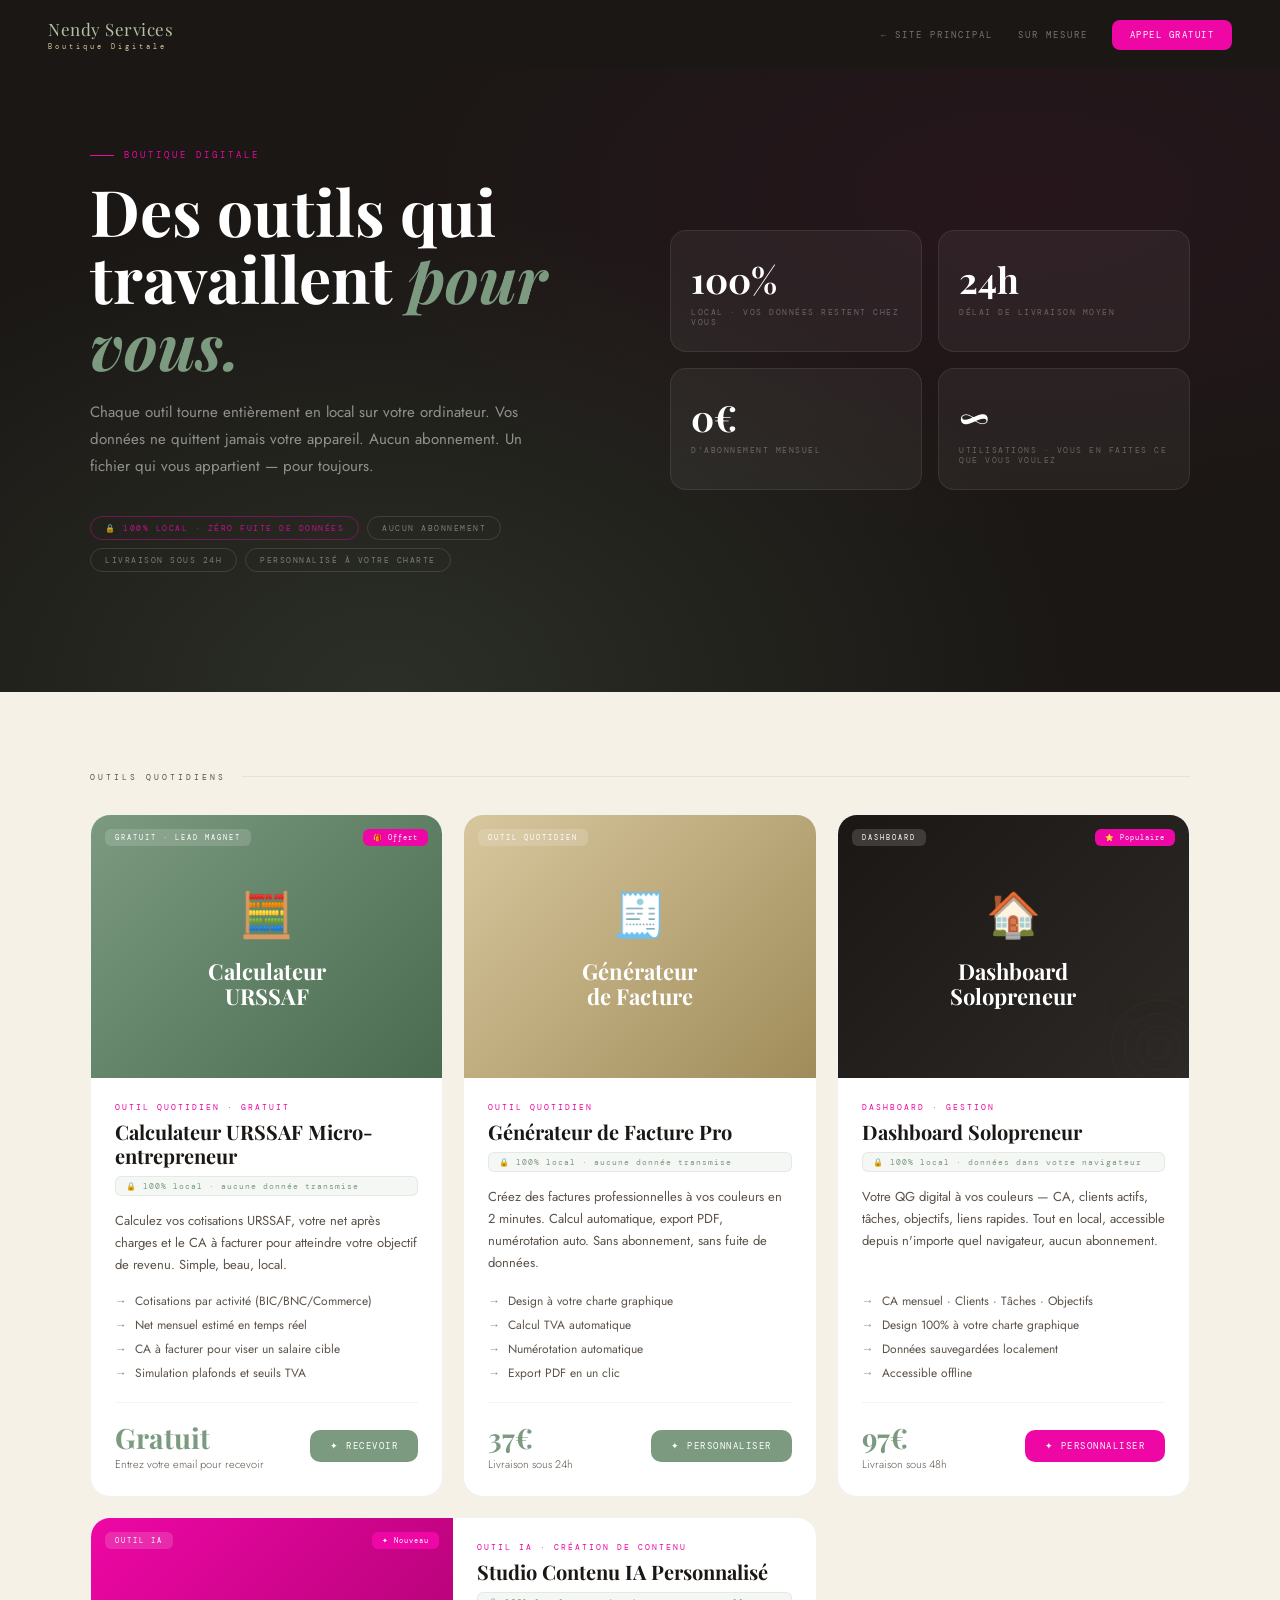
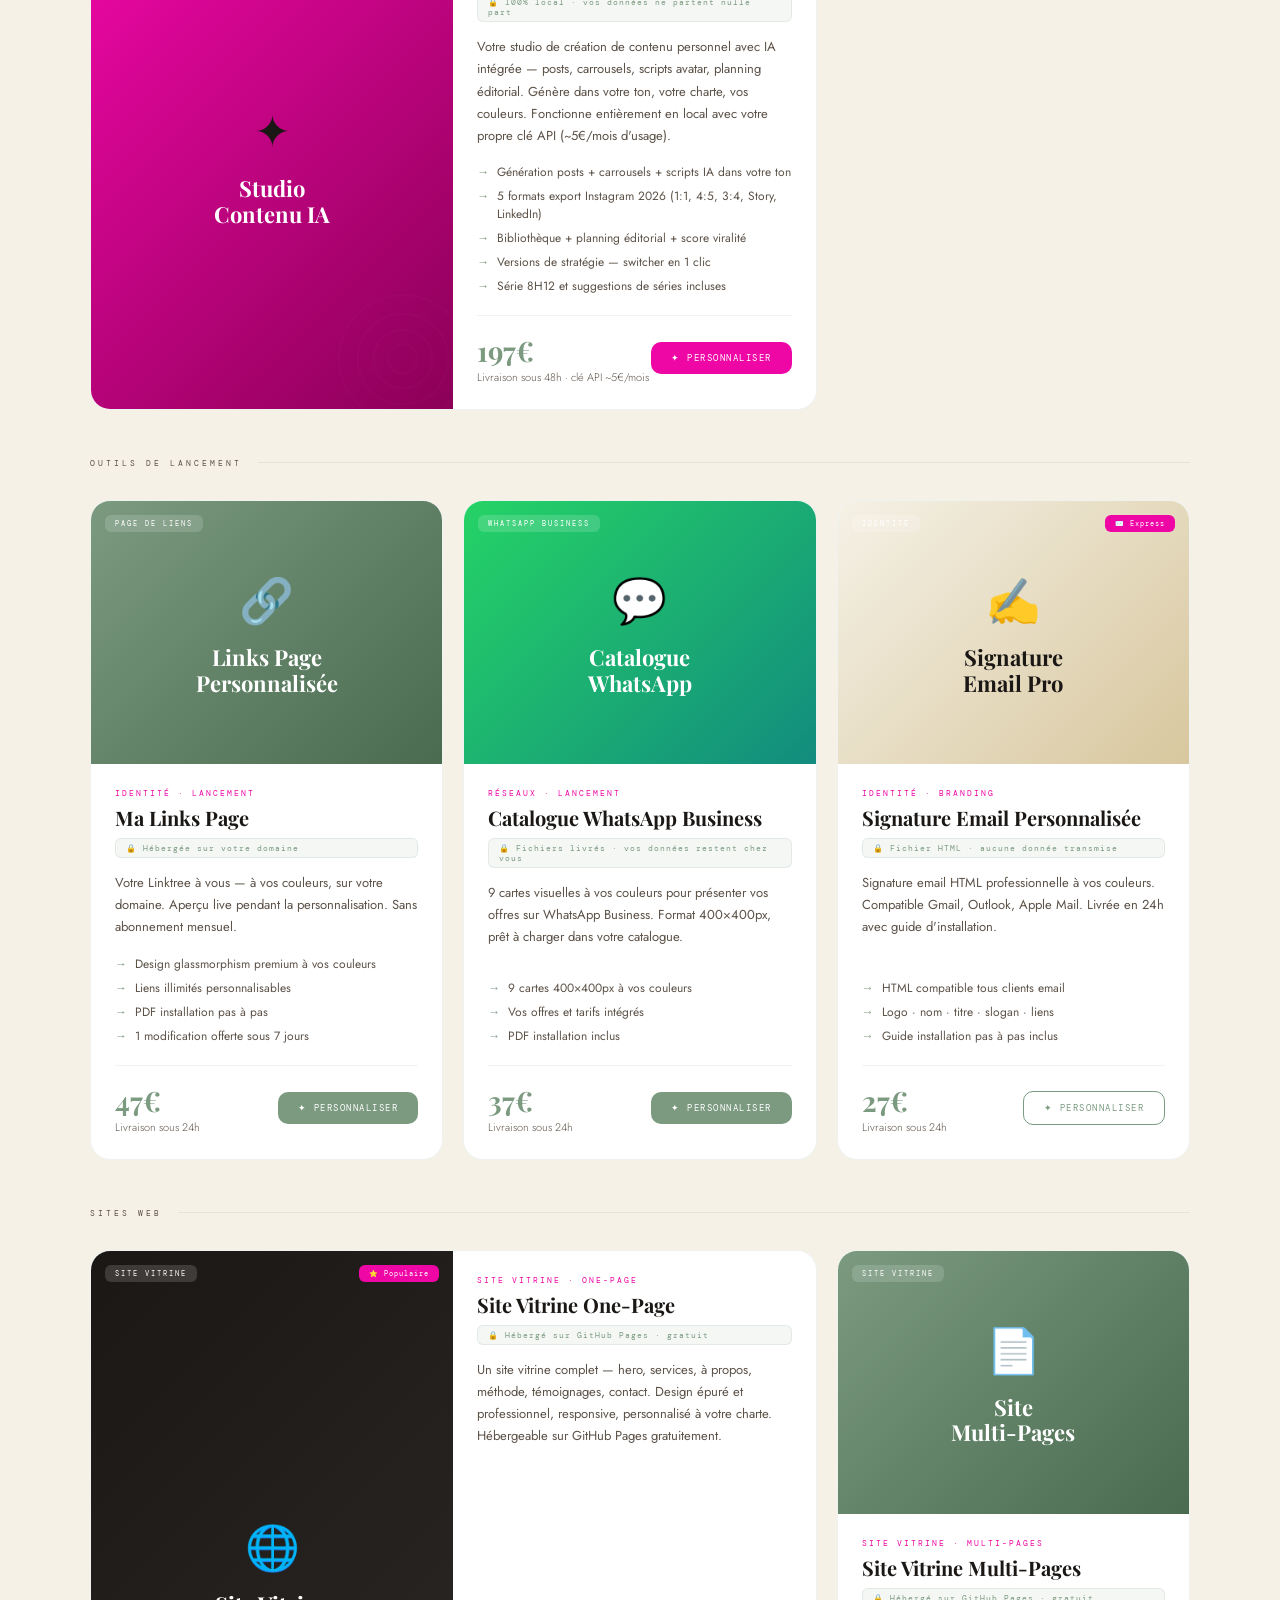
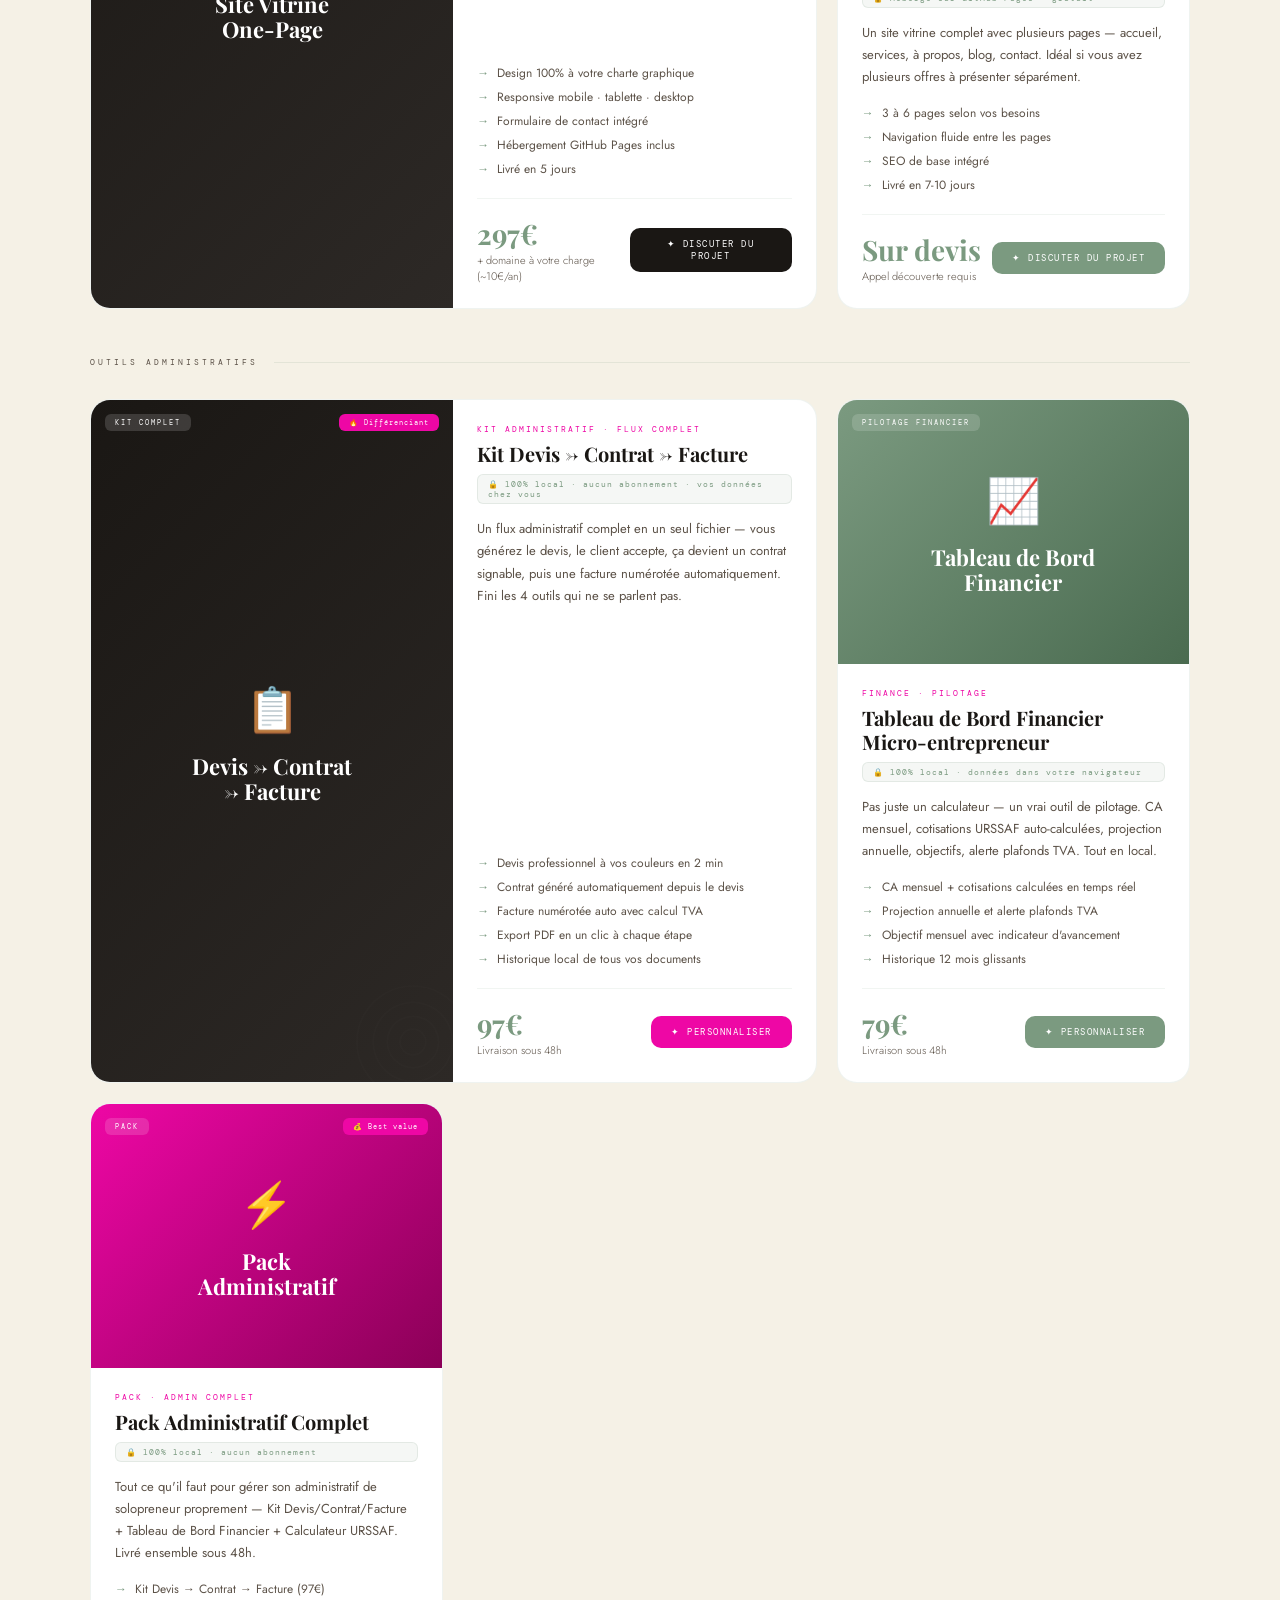
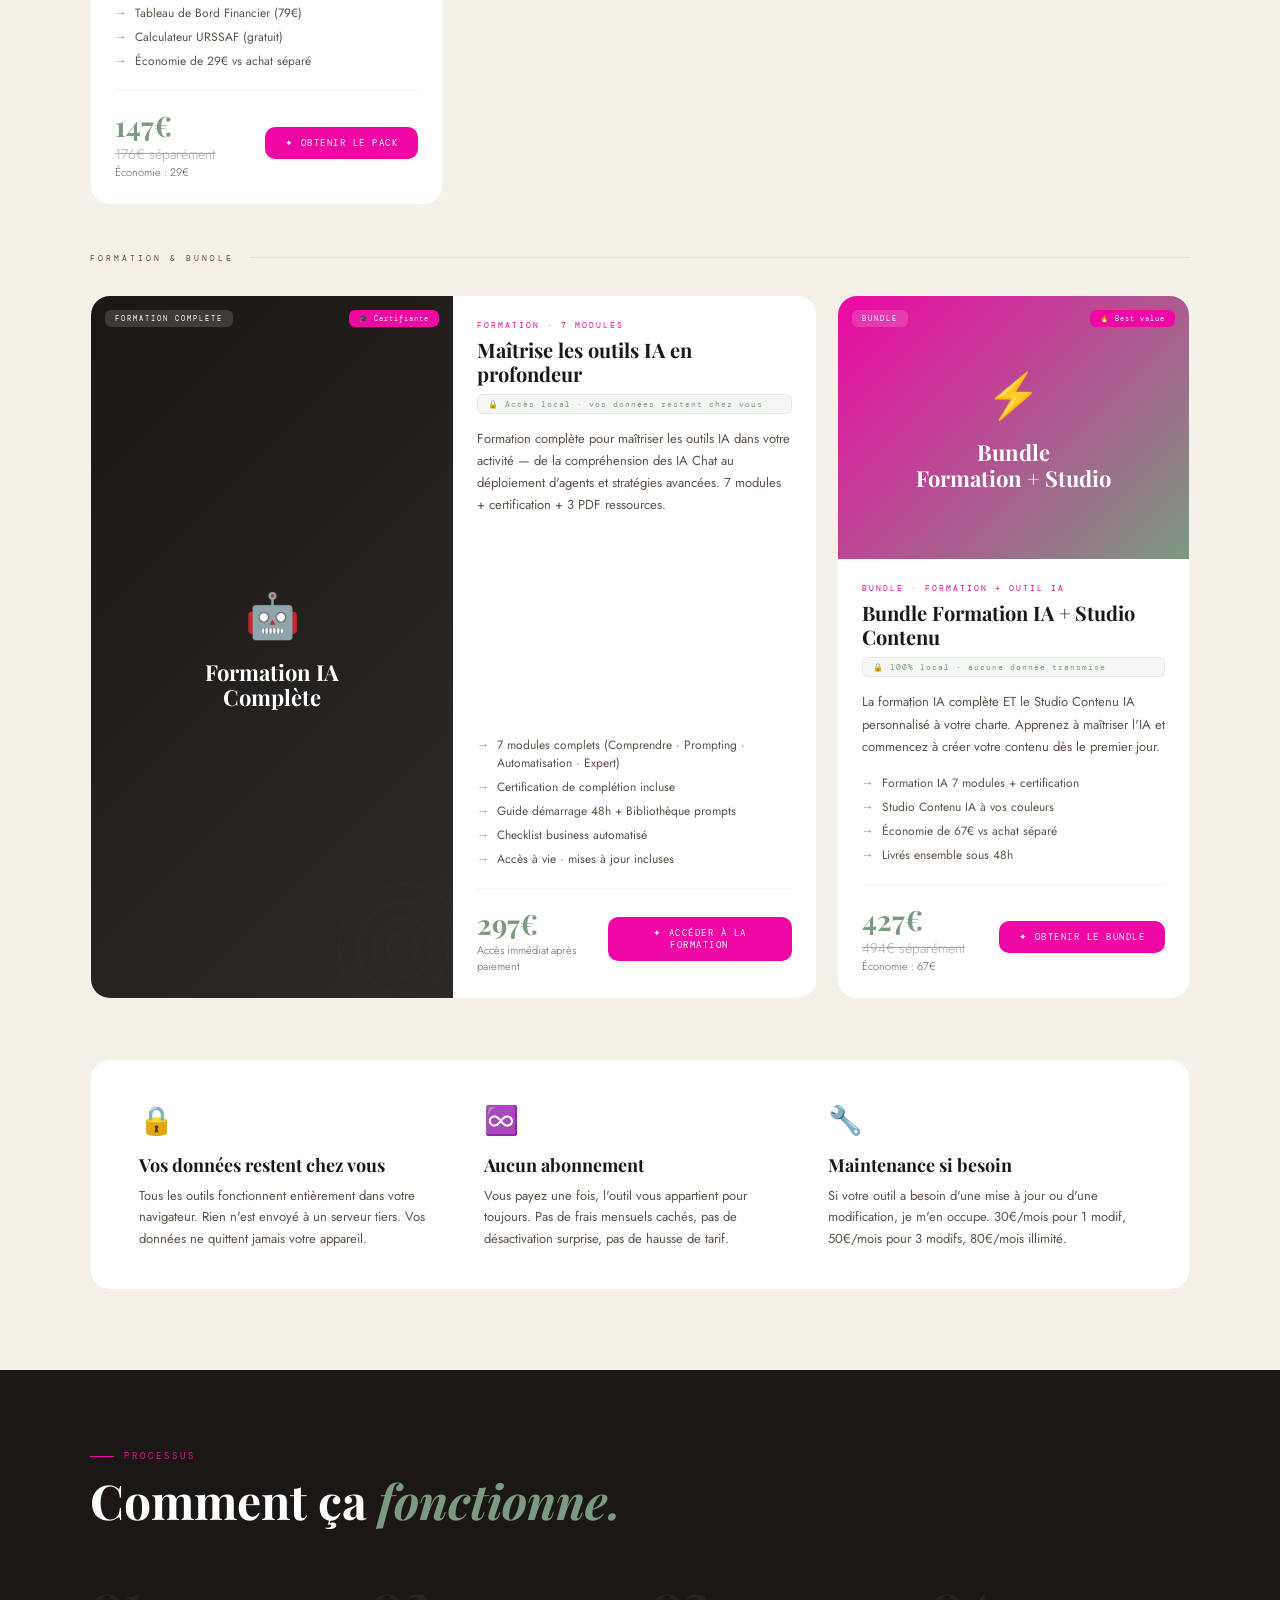
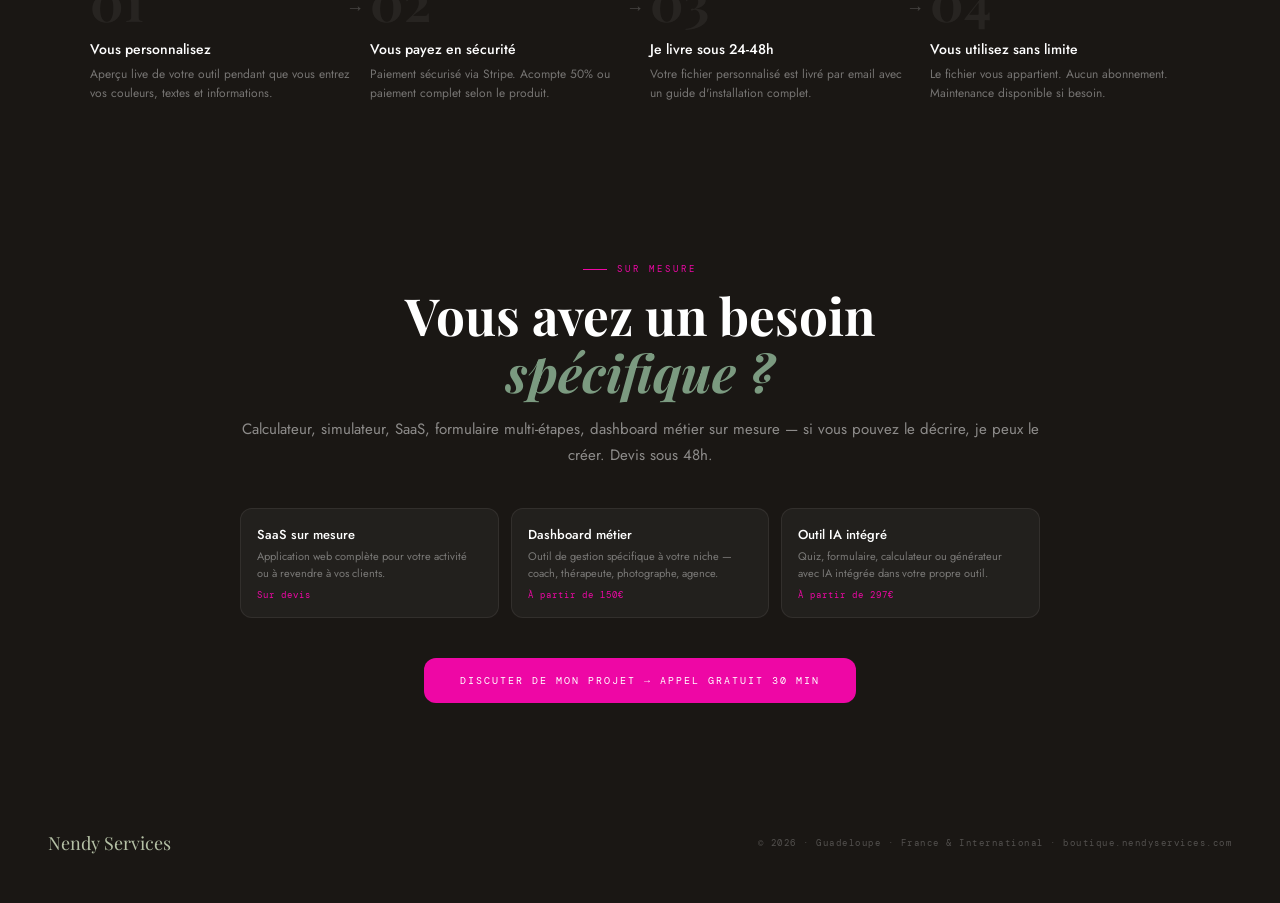
<file: boutique/index.html>
<!DOCTYPE html>
<html lang="fr">
<head>
<meta charset="UTF-8">
<link rel="icon" href="/favicon.ico" sizes="any">
<link rel="icon" type="image/png" sizes="96x96" href="/img/favicon-96.png">
<link rel="icon" type="image/png" sizes="48x48" href="/img/favicon-48.png">
<link rel="apple-touch-icon" href="/img/apple-touch-icon.png">
<meta name="viewport" content="width=device-width, initial-scale=1.0">
<title>Boutique Digitale — Nendy Services</title>
<link href="https://fonts.googleapis.com/css2?family=Cormorant+Garamond:ital,wght@0,300;0,400;0,600;1,300;1,400&family=Playfair+Display:ital,wght@0,400;0,700;0,900;1,400&family=DM+Mono:wght@300;400;500&family=Jost:wght@300;400;500&display=swap" rel="stylesheet">
<style>
:root{--v:#7b9a80;--vc:#b5c1a6;--b:#d8c79e;--cr:#f5f1e6;--f:#ee07a5;--txt:#1a1714;--txt2:#5c5248;}
*{box-sizing:border-box;margin:0;padding:0;}
html{scroll-behavior:smooth;}
body{font-family:'Jost',sans-serif;background:var(--cr);color:var(--txt);overflow-x:hidden;}

/* NAV */
nav{background:var(--txt);padding:18px 48px;display:flex;align-items:center;justify-content:space-between;position:sticky;top:0;z-index:100;}
.nav-logo{font-family:'Playfair Display',serif;font-size:17px;color:var(--vc);letter-spacing:.5px;}
.nav-logo small{font-family:'DM Mono',monospace;font-size:7px;letter-spacing:3px;color:var(--b);display:block;margin-top:2px;}
.nav-right{display:flex;align-items:center;gap:24px;}
.nav-link{font-family:'DM Mono',monospace;font-size:9px;letter-spacing:2px;color:rgba(255,255,255,.4);text-decoration:none;text-transform:uppercase;transition:color .2s;}
.nav-link:hover{color:white;}
.nav-cta{font-family:'DM Mono',monospace;font-size:9px;letter-spacing:1.5px;padding:9px 18px;border-radius:8px;background:var(--f);color:white;text-decoration:none;text-transform:uppercase;transition:opacity .2s;}
.nav-cta:hover{opacity:.88;}

/* HERO */
.hero{background:var(--txt);padding:80px 48px 120px;position:relative;overflow:hidden;}
.hero::before{content:'';position:absolute;inset:0;background:radial-gradient(ellipse at 30% 100%,rgba(123,154,128,.18) 0%,transparent 55%),radial-gradient(ellipse at 80% 20%,rgba(238,7,165,.06) 0%,transparent 50%);}
.hero-inner{max-width:1100px;margin:0 auto;display:grid;grid-template-columns:1fr 1fr;gap:60px;align-items:center;position:relative;}
.hero-tag{font-family:'DM Mono',monospace;font-size:9px;letter-spacing:3px;color:var(--f);text-transform:uppercase;margin-bottom:16px;display:flex;align-items:center;gap:10px;}
.hero-tag::before{content:'';width:24px;height:1px;background:var(--f);}
.hero h1{font-family:'Playfair Display',serif;font-size:clamp(40px,5vw,64px);font-weight:700;color:white;line-height:1.05;margin-bottom:20px;}
.hero h1 em{color:var(--v);font-style:italic;}
.hero-sub{font-size:15px;color:rgba(255,255,255,.5);line-height:1.8;margin-bottom:36px;max-width:440px;}
.hero-badges{display:flex;flex-wrap:wrap;gap:8px;}
.hero-badge{font-family:'DM Mono',monospace;font-size:8px;letter-spacing:1.5px;text-transform:uppercase;padding:6px 14px;border-radius:20px;border:1px solid rgba(255,255,255,.12);color:rgba(255,255,255,.4);}
.hero-badge.highlight{border-color:rgba(238,7,165,.4);color:rgba(238,7,165,.8);}
.hero-stats{display:grid;grid-template-columns:1fr 1fr;gap:16px;}
.hstat{background:rgba(255,255,255,.05);border:1px solid rgba(255,255,255,.08);border-radius:16px;padding:24px 20px;}
.hstat-num{font-family:'Playfair Display',serif;font-size:36px;font-weight:700;color:white;margin-bottom:4px;}
.hstat-lbl{font-family:'DM Mono',monospace;font-size:8px;letter-spacing:1.5px;text-transform:uppercase;color:rgba(255,255,255,.3);}

/* SECTION */
.section{padding:80px 48px;}
.section-inner{max-width:1100px;margin:0 auto;}
.section-tag{font-family:'DM Mono',monospace;font-size:9px;letter-spacing:3px;color:var(--f);text-transform:uppercase;margin-bottom:12px;display:flex;align-items:center;gap:10px;}
.section-tag::before{content:'';width:24px;height:1px;background:var(--f);}
.section-title{font-family:'Playfair Display',serif;font-size:clamp(32px,4vw,48px);font-weight:700;color:var(--txt);line-height:1.1;margin-bottom:12px;}
.section-title em{color:var(--v);font-style:italic;}
.section-sub{font-size:15px;color:var(--txt2);line-height:1.75;max-width:520px;margin-bottom:52px;}

/* PRODUITS GRID */
.products-grid{display:grid;grid-template-columns:repeat(3,1fr);gap:20px;}
.prod{background:white;border-radius:20px;border:1px solid rgba(123,154,128,.12);overflow:hidden;transition:transform .25s,box-shadow .25s;display:flex;flex-direction:column;}
.prod:hover{transform:translateY(-5px);box-shadow:0 20px 50px rgba(0,0,0,.1);}
.prod.featured{grid-column:span 2;display:grid;grid-template-columns:1fr 1fr;}
.prod.full{grid-column:span 3;}
.prod-visual{aspect-ratio:4/3;position:relative;display:flex;flex-direction:column;align-items:center;justify-content:center;padding:28px;overflow:hidden;}
.prod.featured .prod-visual{aspect-ratio:auto;min-height:280px;}
.prod.full .prod-visual{aspect-ratio:3/1;}
.prod-visual-tag{position:absolute;top:14px;left:14px;font-family:'DM Mono',monospace;font-size:7px;letter-spacing:2px;text-transform:uppercase;padding:4px 10px;border-radius:6px;background:rgba(255,255,255,.15);color:white;}
.prod-visual-badge{position:absolute;top:14px;right:14px;font-family:'DM Mono',monospace;font-size:7px;letter-spacing:1px;padding:4px 10px;border-radius:6px;background:var(--f);color:white;}
.prod-visual-icon{font-size:44px;margin-bottom:12px;position:relative;z-index:1;}
.prod-visual-name{font-family:'Playfair Display',serif;font-size:22px;font-weight:700;color:white;text-align:center;line-height:1.15;position:relative;z-index:1;}
.prod-spiral{position:absolute;opacity:.08;bottom:-30px;right:-30px;}
.prod-body{padding:24px;flex:1;display:flex;flex-direction:column;}
.prod-cat{font-family:'DM Mono',monospace;font-size:8px;letter-spacing:2px;text-transform:uppercase;color:var(--f);margin-bottom:8px;}
.prod-name{font-family:'Playfair Display',serif;font-size:20px;font-weight:700;color:var(--txt);margin-bottom:8px;line-height:1.2;}
.prod-desc{font-size:13px;color:var(--txt2);line-height:1.7;margin-bottom:16px;flex:1;}
.prod-local{display:inline-flex;align-items:center;gap:6px;font-family:'DM Mono',monospace;font-size:8px;letter-spacing:1px;color:var(--v);background:rgba(123,154,128,.08);border:1px solid rgba(123,154,128,.15);border-radius:6px;padding:4px 10px;margin-bottom:14px;}
.prod-features{display:flex;flex-direction:column;gap:6px;margin-bottom:20px;}
.prod-feature{font-size:12px;color:var(--txt2);display:flex;gap:8px;align-items:flex-start;}
.prod-feature::before{content:'→';color:var(--v);flex-shrink:0;}
.prod-footer{display:flex;align-items:center;justify-content:space-between;padding-top:16px;border-top:1px solid rgba(123,154,128,.1);}
.prod-price{font-family:'Playfair Display',serif;font-size:28px;font-weight:700;color:var(--v);}
.prod-price small{font-family:'Jost',sans-serif;font-size:11px;font-weight:300;color:var(--txt2);display:block;}
.prod-price .original{font-size:14px;text-decoration:line-through;color:var(--txt2);opacity:.5;}
.btn-gen{font-family:'DM Mono',monospace;font-size:9px;letter-spacing:1.5px;text-transform:uppercase;padding:10px 20px;border-radius:10px;border:none;cursor:pointer;transition:all .2s;text-decoration:none;display:inline-block;}
.btn-gen.primary{background:var(--v);color:white;}
.btn-gen.primary:hover{background:#5a7a60;transform:translateY(-1px);}
.btn-gen.fuchsia{background:var(--f);color:white;}
.btn-gen.fuchsia:hover{opacity:.88;transform:translateY(-1px);}
.btn-gen.outline{background:transparent;color:var(--v);border:1.5px solid var(--v);}
.btn-gen.outline:hover{background:var(--v);color:white;}
.btn-gen.dark{background:var(--txt);color:white;}
.btn-gen.dark:hover{opacity:.85;}

/* SECTION TITRE CATÉGORIE */
.cat-divider{display:flex;align-items:center;gap:16px;margin-bottom:32px;margin-top:48px;}
.cat-divider:first-child{margin-top:0;}
.cat-divider-label{font-family:'DM Mono',monospace;font-size:8px;letter-spacing:3px;text-transform:uppercase;color:var(--txt2);white-space:nowrap;}
.cat-divider-line{flex:1;height:1px;background:rgba(123,154,128,.15);}

/* COMMENT CA MARCHE */
.how-section{background:var(--txt);padding:80px 48px;}
.how-inner{max-width:1100px;margin:0 auto;}
.how-steps{display:grid;grid-template-columns:repeat(4,1fr);gap:20px;margin-top:48px;}
.how-step{position:relative;}
.how-step::after{content:'→';position:absolute;top:20px;right:-14px;color:rgba(255,255,255,.2);font-size:18px;}
.how-step:last-child::after{display:none;}
.how-num{font-family:'Playfair Display',serif;font-size:52px;font-weight:700;color:rgba(255,255,255,.06);line-height:1;margin-bottom:12px;}
.how-title{font-size:14px;font-weight:500;color:white;margin-bottom:6px;}
.how-sub{font-size:12px;color:rgba(255,255,255,.4);line-height:1.6;}

/* PITCH LOCAL */
.local-pitch{background:white;border:1px solid rgba(123,154,128,.12);border-radius:20px;padding:40px 48px;margin-top:60px;display:grid;grid-template-columns:1fr 1fr 1fr;gap:32px;align-items:start;}
.lp-item{display:flex;flex-direction:column;gap:8px;}
.lp-icon{font-size:28px;margin-bottom:4px;}
.lp-title{font-family:'Playfair Display',serif;font-size:18px;font-weight:700;color:var(--txt);}
.lp-desc{font-size:13px;color:var(--txt2);line-height:1.65;}

/* SUR MESURE */
.custom-section{background:var(--txt);padding:80px 48px;}
.custom-inner{max-width:800px;margin:0 auto;text-align:center;}
.custom-title{font-family:'Playfair Display',serif;font-size:clamp(32px,4vw,52px);font-weight:700;color:white;line-height:1.1;margin-bottom:16px;}
.custom-title em{color:var(--v);font-style:italic;}
.custom-sub{font-size:15px;color:rgba(255,255,255,.5);line-height:1.75;margin-bottom:40px;}
.custom-grid{display:grid;grid-template-columns:repeat(3,1fr);gap:12px;margin-bottom:40px;}
.custom-item{background:rgba(255,255,255,.04);border:1px solid rgba(255,255,255,.07);border-radius:12px;padding:16px;text-align:left;}
.custom-item-name{font-size:13px;font-weight:500;color:white;margin-bottom:4px;}
.custom-item-desc{font-size:11px;color:rgba(255,255,255,.4);line-height:1.5;}
.custom-item-price{font-family:'DM Mono',monospace;font-size:9px;letter-spacing:1px;color:var(--f);margin-top:8px;}
.custom-cta{display:inline-flex;align-items:center;gap:10px;background:var(--f);color:white;text-decoration:none;padding:16px 36px;border-radius:12px;font-family:'DM Mono',monospace;font-size:10px;letter-spacing:2px;text-transform:uppercase;transition:opacity .2s;}
.custom-cta:hover{opacity:.88;}

/* MODAL */
.modal-overlay{position:fixed;inset:0;background:rgba(26,23,20,.85);backdrop-filter:blur(8px);z-index:200;display:none;align-items:center;justify-content:center;padding:20px;}
.modal-overlay.open{display:flex;}
.modal{background:var(--cr);border-radius:24px;width:100%;max-width:960px;max-height:90vh;overflow:hidden;display:grid;grid-template-columns:380px 1fr;position:relative;}
.modal-close{position:absolute;top:16px;right:16px;width:32px;height:32px;border-radius:50%;background:rgba(0,0,0,.1);border:none;cursor:pointer;font-size:16px;color:var(--txt2);display:flex;align-items:center;justify-content:center;z-index:10;transition:background .2s;}
.modal-close:hover{background:rgba(0,0,0,.2);}
.modal-form{background:white;overflow-y:auto;padding:32px 28px;}
.modal-title{font-family:'Playfair Display',serif;font-size:24px;font-weight:700;color:var(--txt);margin-bottom:4px;}
.modal-sub{font-size:13px;color:var(--txt2);margin-bottom:24px;line-height:1.6;}
.field{margin-bottom:14px;}
.field label{display:block;font-family:'DM Mono',monospace;font-size:8px;letter-spacing:1.5px;text-transform:uppercase;color:var(--txt2);margin-bottom:6px;}
.field input[type="text"],.field input[type="url"],.field input[type="email"],.field input[type="number"],.field textarea,.field select{width:100%;padding:10px 12px;border:1px solid rgba(123,154,128,.2);border-radius:10px;font-family:'Jost',sans-serif;font-size:13px;color:var(--txt);background:var(--cr);outline:none;transition:border-color .2s,background .2s;}
.field input:focus,.field textarea:focus,.field select:focus{border-color:var(--v);background:white;}
.field textarea{resize:none;height:70px;}
.colors-row{display:flex;gap:8px;}
.color-item{flex:1;text-align:center;}
.color-item label{font-size:7px;letter-spacing:1px;color:var(--txt2);margin-bottom:5px;display:block;}
.color-item input[type="color"]{width:100%;height:38px;border-radius:8px;border:1px solid rgba(123,154,128,.2);cursor:pointer;padding:2px;background:white;}
.links-list{display:flex;flex-direction:column;gap:7px;margin-bottom:10px;}
.link-row{display:grid;grid-template-columns:28px 1fr 1fr 26px;gap:5px;align-items:center;}
.link-row-emoji{width:28px;height:32px;border:1px solid rgba(123,154,128,.2);border-radius:7px;font-size:14px;text-align:center;background:var(--cr);cursor:pointer;outline:none;}
.link-row input{padding:7px 9px;border:1px solid rgba(123,154,128,.2);border-radius:7px;font-size:12px;font-family:'Jost',sans-serif;color:var(--txt);background:var(--cr);outline:none;transition:border-color .2s;}
.link-row input:focus{border-color:var(--v);background:white;}
.link-row-remove{width:26px;height:26px;border-radius:6px;border:none;background:rgba(238,7,165,.08);color:var(--f);cursor:pointer;font-size:13px;display:flex;align-items:center;justify-content:center;}
.btn-add-link{width:100%;padding:8px;border:1.5px dashed rgba(123,154,128,.3);border-radius:9px;background:transparent;font-family:'DM Mono',monospace;font-size:8px;letter-spacing:1.5px;text-transform:uppercase;color:var(--vc);cursor:pointer;transition:all .2s;margin-bottom:20px;}
.btn-add-link:hover{border-color:var(--v);color:var(--v);}
.modal-preview{background:var(--cr);overflow-y:auto;padding:24px;display:flex;flex-direction:column;gap:16px;}
.modal-cta{padding:20px 0 0;}
.preview-live-badge{display:flex;align-items:center;gap:6px;font-family:'DM Mono',monospace;font-size:8px;letter-spacing:1.5px;text-transform:uppercase;color:var(--v);}
.live-dot{width:7px;height:7px;border-radius:50%;background:var(--v);animation:blink 1.5s ease infinite;}
@keyframes blink{0%,100%{opacity:1}50%{opacity:.2}}
.phone-wrap{display:flex;justify-content:center;}
.phone{width:220px;background:#f0ece3;border-radius:32px;border:7px solid #1a1714;box-shadow:0 0 0 1px rgba(255,255,255,.1) inset,0 20px 50px rgba(0,0,0,.25);overflow:hidden;}
.phone-notch{width:80px;height:22px;background:#1a1714;border-radius:0 0 12px 12px;margin:0 auto;}
.phone-content{padding:12px 12px 20px;max-height:420px;overflow-y:auto;}
.lp-header{text-align:center;padding:12px 0 10px;}
.lp-avatar{width:58px;height:58px;border-radius:50%;margin:0 auto 10px;display:flex;align-items:center;justify-content:center;font-size:24px;border:3px solid white;box-shadow:0 4px 12px rgba(0,0,0,.12);}
.lp-name{font-family:'Playfair Display',serif;font-size:15px;font-weight:700;margin-bottom:2px;}
.lp-job{font-family:'Cormorant Garamond',serif;font-style:italic;font-size:11px;margin-bottom:6px;opacity:.75;}
.lp-slogan{font-family:'DM Mono',monospace;font-size:7px;letter-spacing:1.5px;text-transform:uppercase;opacity:.55;margin-bottom:10px;}
.lp-divider{display:flex;align-items:center;gap:6px;margin:10px 0 8px;}
.lp-div-line{flex:1;height:1px;opacity:.3;}
.lp-div-diamond{width:5px;height:5px;transform:rotate(45deg);}
.lp-links{display:flex;flex-direction:column;gap:6px;}
.lp-link{display:flex;align-items:center;gap:8px;padding:8px 10px;border-radius:10px;background:rgba(255,255,255,.6);backdrop-filter:blur(8px);border:1px solid rgba(255,255,255,.7);box-shadow:0 2px 0 rgba(255,255,255,.8) inset,0 3px 8px rgba(0,0,0,.06);}
.lp-link.featured{border:none;box-shadow:0 2px 0 rgba(255,255,255,.2) inset,0 5px 16px rgba(0,0,0,.15);}
.lp-link-icon{width:28px;height:28px;border-radius:7px;background:rgba(255,255,255,.25);display:flex;align-items:center;justify-content:center;font-size:12px;flex-shrink:0;}
.lp-link-label{font-size:10px;font-weight:500;display:block;margin-bottom:1px;}
.lp-link-sub{font-family:'DM Mono',monospace;font-size:6px;letter-spacing:.5px;opacity:.55;}
.lp-link-arrow{font-size:11px;opacity:.45;margin-left:auto;}
.lp-footer{text-align:center;margin-top:12px;font-family:'Cormorant Garamond',serif;font-style:italic;font-size:9px;opacity:.4;}
.wa-preview-grid{display:grid;grid-template-columns:1fr 1fr 1fr;gap:6px;}
.wa-mini-card{border-radius:8px;padding:10px;aspect-ratio:1;display:flex;flex-direction:column;justify-content:flex-end;}
.wa-mini-label{font-family:'DM Mono',monospace;font-size:6px;letter-spacing:1px;text-transform:uppercase;color:rgba(255,255,255,.6);margin-bottom:3px;}
.wa-mini-name{font-family:'Playfair Display',serif;font-size:11px;font-weight:700;color:white;line-height:1.1;margin-bottom:4px;}
.wa-mini-price{font-family:'Playfair Display',serif;font-size:13px;font-weight:700;}
.sig-preview{background:white;border-radius:10px;padding:14px;border:1px solid rgba(0,0,0,.08);}
.sig-top{display:flex;align-items:center;gap:10px;margin-bottom:10px;}
.sig-avatar-preview{width:44px;height:44px;border-radius:50%;display:flex;align-items:center;justify-content:center;font-size:18px;flex-shrink:0;}
.sig-name-preview{font-size:14px;font-weight:700;}
.sig-job-preview{font-size:11px;opacity:.6;}
.sig-divider-preview{height:1px;margin-bottom:10px;opacity:.2;}
.sig-links-preview{display:flex;gap:8px;flex-wrap:wrap;}
.sig-link-preview{font-size:10px;padding:3px 10px;border-radius:20px;text-decoration:none;}
.included-box{background:white;border-radius:12px;padding:16px;}
.included-title{font-family:'DM Mono',monospace;font-size:8px;letter-spacing:1.5px;text-transform:uppercase;color:var(--txt2);margin-bottom:10px;}
.included-item{font-size:12px;color:var(--txt2);padding:5px 0;border-bottom:1px solid rgba(123,154,128,.08);display:flex;align-items:center;gap:8px;}
.included-item:last-child{border-bottom:none;}
.included-item::before{content:'✓';color:var(--v);font-size:11px;flex-shrink:0;}
.btn-buy{width:100%;padding:14px;background:var(--f);border:none;border-radius:12px;font-family:'DM Mono',monospace;font-size:10px;letter-spacing:2px;text-transform:uppercase;color:white;cursor:pointer;transition:opacity .2s;display:flex;align-items:center;justify-content:center;gap:8px;}
.btn-buy:hover{opacity:.88;}
.btn-buy.green{background:var(--v);}
.btn-buy-note{text-align:center;font-size:11px;color:var(--txt2);opacity:.6;margin-top:7px;}

/* DASHBOARD PREVIEW */
.dash-preview{background:#1a1714;border-radius:12px;padding:16px;overflow:hidden;}
.dash-prev-header{display:flex;align-items:center;justify-content:space-between;margin-bottom:12px;}
.dash-prev-title{font-family:'Playfair Display',serif;font-size:13px;color:white;font-weight:700;}
.dash-prev-date{font-family:'DM Mono',monospace;font-size:7px;color:rgba(255,255,255,.3);letter-spacing:1px;}
.dash-prev-grid{display:grid;grid-template-columns:1fr 1fr;gap:6px;margin-bottom:10px;}
.dash-prev-card{border-radius:8px;padding:10px;}
.dash-prev-num{font-family:'Playfair Display',serif;font-size:20px;font-weight:700;line-height:1;}
.dash-prev-label{font-family:'DM Mono',monospace;font-size:6px;letter-spacing:1px;text-transform:uppercase;opacity:.6;margin-top:3px;}

/* URSSAF PREVIEW */
.urssaf-preview{background:white;border-radius:12px;padding:16px;}
.urssaf-row{display:flex;justify-content:space-between;align-items:center;padding:6px 0;border-bottom:1px solid rgba(123,154,128,.1);font-size:11px;}
.urssaf-row:last-child{border-bottom:none;font-weight:600;color:var(--v);}
.urssaf-label{color:var(--txt2);}
.urssaf-val{font-family:'DM Mono',monospace;font-size:11px;color:var(--txt);}

/* FORMATION PREVIEW */
.formation-preview{background:var(--txt);border-radius:12px;padding:16px;overflow:hidden;}
.form-prev-module{display:flex;align-items:center;gap:10px;padding:8px 0;border-bottom:1px solid rgba(255,255,255,.06);}
.form-prev-module:last-child{border-bottom:none;}
.form-prev-num{font-family:'DM Mono',monospace;font-size:8px;color:var(--f);width:24px;flex-shrink:0;}
.form-prev-title{font-size:11px;color:rgba(255,255,255,.75);}
.form-prev-badge{font-family:'DM Mono',monospace;font-size:7px;padding:2px 7px;border-radius:4px;margin-left:auto;flex-shrink:0;}

/* FACTURE PREVIEW */
.facture-preview{background:white;border-radius:10px;padding:14px;border:1px solid rgba(0,0,0,.08);}
.facture-header{display:flex;justify-content:space-between;align-items:flex-start;margin-bottom:12px;}
.facture-brand{font-family:'Playfair Display',serif;font-size:15px;font-weight:700;}
.facture-num{font-family:'DM Mono',monospace;font-size:8px;letter-spacing:1px;color:rgba(0,0,0,.4);}
.facture-line{display:flex;justify-content:space-between;font-size:10px;padding:4px 0;border-bottom:1px solid rgba(0,0,0,.05);}
.facture-line:last-child{border-bottom:none;font-weight:600;}
.facture-total{display:flex;justify-content:space-between;padding:8px 0;margin-top:6px;border-top:2px solid;}
.facture-total-label{font-size:11px;font-weight:600;}
.facture-total-val{font-family:'Playfair Display',serif;font-size:16px;font-weight:700;}

/* PV PREVIEW */
.pv-hero-preview{border-radius:8px;padding:16px;margin-bottom:8px;}
.pv-hero-name{font-family:'Playfair Display',serif;font-size:15px;font-weight:700;color:white;line-height:1.2;margin-bottom:6px;}
.pv-hero-sub{font-size:10px;color:rgba(255,255,255,.6);margin-bottom:10px;}
.pv-hero-btn{display:inline-block;padding:6px 14px;border-radius:8px;font-size:9px;color:white;font-family:'DM Mono',monospace;letter-spacing:1px;}

/* FOOTER */
footer{background:var(--txt);padding:48px;display:flex;align-items:center;justify-content:space-between;flex-wrap:wrap;gap:16px;}
.footer-logo{font-family:'Playfair Display',serif;font-size:18px;color:var(--vc);}
.footer-copy{font-family:'DM Mono',monospace;font-size:9px;letter-spacing:1.5px;color:rgba(255,255,255,.25);}

/* RESPONSIVE */
@media(max-width:900px){
  .products-grid{grid-template-columns:1fr 1fr;}
  .prod.featured{grid-column:span 2;grid-template-columns:1fr;}
  .prod.full{grid-column:span 2;}
  .hero-inner{grid-template-columns:1fr;}
  .how-steps{grid-template-columns:1fr 1fr;}
  .custom-grid{grid-template-columns:1fr 1fr;}
  .modal{grid-template-columns:1fr;}
  .modal-preview{display:none;}
  .local-pitch{grid-template-columns:1fr;}
  nav{padding:14px 20px;}
  .section{padding:48px 20px;}
}
@media(max-width:600px){
  .products-grid{grid-template-columns:1fr;}
  .prod.featured,.prod.full{grid-column:span 1;display:flex;flex-direction:column;}
  .hero-stats{grid-template-columns:1fr 1fr;}
  .custom-grid{grid-template-columns:1fr;}
}
</style>
</head>
<body>

<nav>
  <div class="nav-logo">Nendy Services<small>Boutique Digitale</small></div>
  <div class="nav-right">
    <a href="https://nendyservices.com" class="nav-link">← Site principal</a>
    <a href="#sur-mesure" class="nav-link">Sur mesure</a>
    <a href="https://calendar.notion.so/meet/nendyticout/appeldecouverte" target="_blank" class="nav-cta">Appel gratuit</a>
  </div>
</nav>

<!-- HERO -->
<div class="hero">
  <div class="hero-inner">
    <div>
      <div class="hero-tag">Boutique digitale</div>
      <h1>Des outils qui<br>travaillent <em>pour vous.</em></h1>
      <p class="hero-sub">Chaque outil tourne entièrement en local sur votre ordinateur. Vos données ne quittent jamais votre appareil. Aucun abonnement. Un fichier qui vous appartient — pour toujours.</p>
      <div class="hero-badges">
        <span class="hero-badge highlight">🔒 100% local · zéro fuite de données</span>
        <span class="hero-badge">Aucun abonnement</span>
        <span class="hero-badge">Livraison sous 24h</span>
        <span class="hero-badge">Personnalisé à votre charte</span>
      </div>
    </div>
    <div class="hero-stats">
      <div class="hstat"><div class="hstat-num">100%</div><div class="hstat-lbl">Local · Vos données restent chez vous</div></div>
      <div class="hstat"><div class="hstat-num">24h</div><div class="hstat-lbl">Délai de livraison moyen</div></div>
      <div class="hstat"><div class="hstat-num">0€</div><div class="hstat-lbl">D'abonnement mensuel</div></div>
      <div class="hstat"><div class="hstat-num">∞</div><div class="hstat-lbl">Utilisations · Vous en faites ce que vous voulez</div></div>
    </div>
  </div>
</div>

<!-- PRODUITS -->
<div class="section">
  <div class="section-inner">

    <!-- OUTILS QUOTIDIENS -->
    <div class="cat-divider">
      <div class="cat-divider-label">Outils quotidiens</div>
      <div class="cat-divider-line"></div>
    </div>
    <div class="products-grid">

      <!-- CALCULATEUR URSSAF -->
      <div class="prod">
        <div class="prod-visual" style="background:linear-gradient(135deg,#7b9a80,#4a6b50);">
          <div class="prod-visual-tag">Gratuit · Lead magnet</div>
          <div class="prod-visual-badge">🎁 Offert</div>
          <div class="prod-visual-icon">🧮</div>
          <div class="prod-visual-name">Calculateur<br>URSSAF</div>
        </div>
        <div class="prod-body">
          <div class="prod-cat">Outil quotidien · Gratuit</div>
          <div class="prod-name">Calculateur URSSAF Micro-entrepreneur</div>
          <div class="prod-local">🔒 100% local · aucune donnée transmise</div>
          <div class="prod-desc">Calculez vos cotisations URSSAF, votre net après charges et le CA à facturer pour atteindre votre objectif de revenu. Simple, beau, local.</div>
          <div class="prod-features">
            <div class="prod-feature">Cotisations par activité (BIC/BNC/Commerce)</div>
            <div class="prod-feature">Net mensuel estimé en temps réel</div>
            <div class="prod-feature">CA à facturer pour viser un salaire cible</div>
            <div class="prod-feature">Simulation plafonds et seuils TVA</div>
          </div>
          <div class="prod-footer">
            <div class="prod-price">Gratuit<small>Entrez votre email pour recevoir</small></div>
            <button class="btn-gen primary" onclick="openModal('urssaf')">✦ Recevoir</button>
          </div>
        </div>
      </div>

      <!-- GÉNÉRATEUR DE FACTURE -->
      <div class="prod">
        <div class="prod-visual" style="background:linear-gradient(135deg,#d8c79e,#a08c5a);">
          <div class="prod-visual-tag">Outil quotidien</div>
          <div class="prod-visual-icon">🧾</div>
          <div class="prod-visual-name">Générateur<br>de Facture</div>
        </div>
        <div class="prod-body">
          <div class="prod-cat">Outil quotidien</div>
          <div class="prod-name">Générateur de Facture Pro</div>
          <div class="prod-local">🔒 100% local · aucune donnée transmise</div>
          <div class="prod-desc">Créez des factures professionnelles à vos couleurs en 2 minutes. Calcul automatique, export PDF, numérotation auto. Sans abonnement, sans fuite de données.</div>
          <div class="prod-features">
            <div class="prod-feature">Design à votre charte graphique</div>
            <div class="prod-feature">Calcul TVA automatique</div>
            <div class="prod-feature">Numérotation automatique</div>
            <div class="prod-feature">Export PDF en un clic</div>
          </div>
          <div class="prod-footer">
            <div class="prod-price">37€<small>Livraison sous 24h</small></div>
            <button class="btn-gen primary" onclick="openModal('facture')">✦ Personnaliser</button>
          </div>
        </div>
      </div>

      <!-- DASHBOARD SOLOPRENEUR -->
      <div class="prod">
        <div class="prod-visual" style="background:linear-gradient(135deg,#1a1714,#2d2926);">
          <div class="prod-visual-tag">Dashboard</div>
          <div class="prod-visual-badge">⭐ Populaire</div>
          <svg class="prod-spiral" width="120" height="120" viewBox="0 0 120 120">
            <path d="M60,60 m0,-48 a48,48 0 1,1-.1,0 M60,60 m0,-34 a34,34 0 1,1-.1,0 M60,60 m0,-22 a22,22 0 1,1-.1,0 M60,60 m0,-11 a11,11 0 1,1-.1,0" fill="none" stroke="rgba(255,255,255,.2)" stroke-width="1.5"/>
          </svg>
          <div class="prod-visual-icon">🏠</div>
          <div class="prod-visual-name">Dashboard<br>Solopreneur</div>
        </div>
        <div class="prod-body">
          <div class="prod-cat">Dashboard · Gestion</div>
          <div class="prod-name">Dashboard Solopreneur</div>
          <div class="prod-local">🔒 100% local · données dans votre navigateur</div>
          <div class="prod-desc">Votre QG digital à vos couleurs — CA, clients actifs, tâches, objectifs, liens rapides. Tout en local, accessible depuis n'importe quel navigateur, aucun abonnement.</div>
          <div class="prod-features">
            <div class="prod-feature">CA mensuel · Clients · Tâches · Objectifs</div>
            <div class="prod-feature">Design 100% à votre charte graphique</div>
            <div class="prod-feature">Données sauvegardées localement</div>
            <div class="prod-feature">Accessible offline</div>
          </div>
          <div class="prod-footer">
            <div class="prod-price">97€<small>Livraison sous 48h</small></div>
            <button class="btn-gen fuchsia" onclick="openModal('dashboard')">✦ Personnaliser</button>
          </div>
        </div>
      </div>

      <!-- STUDIO CONTENU IA -->
      <div class="prod featured">
        <div class="prod-visual" style="background:linear-gradient(135deg,#ee07a5,#8b0057);min-height:280px;">
          <div class="prod-visual-tag">Outil IA</div>
          <div class="prod-visual-badge">✦ Nouveau</div>
          <svg class="prod-spiral" width="160" height="160" viewBox="0 0 120 120">
            <path d="M60,60 m0,-48 a48,48 0 1,1-.1,0 M60,60 m0,-34 a34,34 0 1,1-.1,0 M60,60 m0,-22 a22,22 0 1,1-.1,0 M60,60 m0,-11 a11,11 0 1,1-.1,0" fill="none" stroke="rgba(255,255,255,.2)" stroke-width="1.5"/>
          </svg>
          <div class="prod-visual-icon">✦</div>
          <div class="prod-visual-name">Studio<br>Contenu IA</div>
        </div>
        <div class="prod-body">
          <div class="prod-cat">Outil IA · Création de contenu</div>
          <div class="prod-name">Studio Contenu IA Personnalisé</div>
          <div class="prod-local">🔒 100% local · vos données ne partent nulle part</div>
          <div class="prod-desc">Votre studio de création de contenu personnel avec IA intégrée — posts, carrousels, scripts avatar, planning éditorial. Génère dans votre ton, votre charte, vos couleurs. Fonctionne entièrement en local avec votre propre clé API (~5€/mois d'usage).</div>
          <div class="prod-features">
            <div class="prod-feature">Génération posts + carrousels + scripts IA dans votre ton</div>
            <div class="prod-feature">5 formats export Instagram 2026 (1:1, 4:5, 3:4, Story, LinkedIn)</div>
            <div class="prod-feature">Bibliothèque + planning éditorial + score viralité</div>
            <div class="prod-feature">Versions de stratégie — switcher en 1 clic</div>
            <div class="prod-feature">Série 8H12 et suggestions de séries incluses</div>
          </div>
          <div class="prod-footer">
            <div class="prod-price">197€<small>Livraison sous 48h · clé API ~5€/mois</small></div>
            <button class="btn-gen fuchsia" onclick="openModal('studio')">✦ Personnaliser</button>
          </div>
        </div>
      </div>

    </div>

    <!-- OUTILS DE LANCEMENT -->
    <div class="cat-divider">
      <div class="cat-divider-label">Outils de lancement</div>
      <div class="cat-divider-line"></div>
    </div>
    <div class="products-grid">

      <!-- LINKS PAGE -->
      <div class="prod">
        <div class="prod-visual" style="background:linear-gradient(135deg,#7b9a80,#4a6b50);">
          <div class="prod-visual-tag">Page de liens</div>
          <div class="prod-visual-icon">🔗</div>
          <div class="prod-visual-name">Links Page<br>Personnalisée</div>
        </div>
        <div class="prod-body">
          <div class="prod-cat">Identité · Lancement</div>
          <div class="prod-name">Ma Links Page</div>
          <div class="prod-local">🔒 Hébergée sur votre domaine</div>
          <div class="prod-desc">Votre Linktree à vous — à vos couleurs, sur votre domaine. Aperçu live pendant la personnalisation. Sans abonnement mensuel.</div>
          <div class="prod-features">
            <div class="prod-feature">Design glassmorphism premium à vos couleurs</div>
            <div class="prod-feature">Liens illimités personnalisables</div>
            <div class="prod-feature">PDF installation pas à pas</div>
            <div class="prod-feature">1 modification offerte sous 7 jours</div>
          </div>
          <div class="prod-footer">
            <div class="prod-price">47€<small>Livraison sous 24h</small></div>
            <button class="btn-gen primary" onclick="openModal('links')">✦ Personnaliser</button>
          </div>
        </div>
      </div>

      <!-- CATALOGUE WA -->
      <div class="prod">
        <div class="prod-visual" style="background:linear-gradient(135deg,#25D366,#128C7E);">
          <div class="prod-visual-tag">WhatsApp Business</div>
          <div class="prod-visual-icon">💬</div>
          <div class="prod-visual-name">Catalogue<br>WhatsApp</div>
        </div>
        <div class="prod-body">
          <div class="prod-cat">Réseaux · Lancement</div>
          <div class="prod-name">Catalogue WhatsApp Business</div>
          <div class="prod-local">🔒 Fichiers livrés · vos données restent chez vous</div>
          <div class="prod-desc">9 cartes visuelles à vos couleurs pour présenter vos offres sur WhatsApp Business. Format 400×400px, prêt à charger dans votre catalogue.</div>
          <div class="prod-features">
            <div class="prod-feature">9 cartes 400×400px à vos couleurs</div>
            <div class="prod-feature">Vos offres et tarifs intégrés</div>
            <div class="prod-feature">PDF installation inclus</div>
          </div>
          <div class="prod-footer">
            <div class="prod-price">37€<small>Livraison sous 24h</small></div>
            <button class="btn-gen primary" onclick="openModal('wa')">✦ Personnaliser</button>
          </div>
        </div>
      </div>

      <!-- SIGNATURE EMAIL -->
      <div class="prod">
        <div class="prod-visual" style="background:linear-gradient(135deg,#f5f1e6,#d8c79e);">
          <div class="prod-visual-tag">Identité</div>
          <div class="prod-visual-badge">✉️ Express</div>
          <div class="prod-visual-icon">✍️</div>
          <div class="prod-visual-name" style="color:var(--txt);">Signature<br>Email Pro</div>
        </div>
        <div class="prod-body">
          <div class="prod-cat">Identité · Branding</div>
          <div class="prod-name">Signature Email Personnalisée</div>
          <div class="prod-local">🔒 Fichier HTML · aucune donnée transmise</div>
          <div class="prod-desc">Signature email HTML professionnelle à vos couleurs. Compatible Gmail, Outlook, Apple Mail. Livrée en 24h avec guide d'installation.</div>
          <div class="prod-features">
            <div class="prod-feature">HTML compatible tous clients email</div>
            <div class="prod-feature">Logo · nom · titre · slogan · liens</div>
            <div class="prod-feature">Guide installation pas à pas inclus</div>
          </div>
          <div class="prod-footer">
            <div class="prod-price">27€<small>Livraison sous 24h</small></div>
            <button class="btn-gen outline" onclick="openModal('signature')">✦ Personnaliser</button>
          </div>
        </div>
      </div>

    </div>

    <!-- SITES -->
    <div class="cat-divider">
      <div class="cat-divider-label">Sites web</div>
      <div class="cat-divider-line"></div>
    </div>
    <div class="products-grid">

      <!-- SITE ONE PAGE -->
      <div class="prod featured">
        <div class="prod-visual" style="background:linear-gradient(135deg,#1a1714,#2d2926);min-height:260px;">
          <div class="prod-visual-tag">Site vitrine</div>
          <div class="prod-visual-badge">⭐ Populaire</div>
          <div class="prod-visual-icon">🌐</div>
          <div class="prod-visual-name">Site Vitrine<br>One-Page</div>
        </div>
        <div class="prod-body">
          <div class="prod-cat">Site vitrine · One-Page</div>
          <div class="prod-name">Site Vitrine One-Page</div>
          <div class="prod-local">🔒 Hébergé sur GitHub Pages · gratuit</div>
          <div class="prod-desc">Un site vitrine complet — hero, services, à propos, méthode, témoignages, contact. Design épuré et professionnel, responsive, personnalisé à votre charte. Hébergeable sur GitHub Pages gratuitement.</div>
          <div class="prod-features">
            <div class="prod-feature">Design 100% à votre charte graphique</div>
            <div class="prod-feature">Responsive mobile · tablette · desktop</div>
            <div class="prod-feature">Formulaire de contact intégré</div>
            <div class="prod-feature">Hébergement GitHub Pages inclus</div>
            <div class="prod-feature">Livré en 5 jours</div>
          </div>
          <div class="prod-footer">
            <div class="prod-price">297€<small>+ domaine à votre charge (~10€/an)</small></div>
            <button class="btn-gen dark" onclick="openModal('siteonepage')">✦ Discuter du projet</button>
          </div>
        </div>
      </div>

      <!-- SITE MULTI-PAGES -->
      <div class="prod">
        <div class="prod-visual" style="background:linear-gradient(135deg,#7b9a80,#4a6b50);">
          <div class="prod-visual-tag">Site vitrine</div>
          <div class="prod-visual-icon">📄</div>
          <div class="prod-visual-name">Site<br>Multi-Pages</div>
        </div>
        <div class="prod-body">
          <div class="prod-cat">Site vitrine · Multi-Pages</div>
          <div class="prod-name">Site Vitrine Multi-Pages</div>
          <div class="prod-local">🔒 Hébergé sur GitHub Pages · gratuit</div>
          <div class="prod-desc">Un site vitrine complet avec plusieurs pages — accueil, services, à propos, blog, contact. Idéal si vous avez plusieurs offres à présenter séparément.</div>
          <div class="prod-features">
            <div class="prod-feature">3 à 6 pages selon vos besoins</div>
            <div class="prod-feature">Navigation fluide entre les pages</div>
            <div class="prod-feature">SEO de base intégré</div>
            <div class="prod-feature">Livré en 7-10 jours</div>
          </div>
          <div class="prod-footer">
            <div class="prod-price">Sur devis<small>Appel découverte requis</small></div>
            <button class="btn-gen primary" onclick="window.open('https://calendar.notion.so/meet/nendyticout/appeldecouverte','_blank')">✦ Discuter du projet</button>
          </div>
        </div>
      </div>

    </div>

    <!-- OUTILS ADMINISTRATIFS -->
    <div class="cat-divider">
      <div class="cat-divider-label">Outils administratifs</div>
      <div class="cat-divider-line"></div>
    </div>
    <div class="products-grid">

      <!-- KIT DEVIS → CONTRAT → FACTURE -->
      <div class="prod featured">
        <div class="prod-visual" style="background:linear-gradient(135deg,#1a1714,#2d2926);min-height:260px;">
          <div class="prod-visual-tag">Kit complet</div>
          <div class="prod-visual-badge">🔥 Différenciant</div>
          <svg class="prod-spiral" width="140" height="140" viewBox="0 0 120 120">
            <path d="M60,60 m0,-48 a48,48 0 1,1-.1,0 M60,60 m0,-34 a34,34 0 1,1-.1,0 M60,60 m0,-22 a22,22 0 1,1-.1,0 M60,60 m0,-11 a11,11 0 1,1-.1,0" fill="none" stroke="rgba(255,255,255,.15)" stroke-width="1.5"/>
          </svg>
          <div class="prod-visual-icon">📋</div>
          <div class="prod-visual-name">Devis → Contrat<br>→ Facture</div>
        </div>
        <div class="prod-body">
          <div class="prod-cat">Kit administratif · Flux complet</div>
          <div class="prod-name">Kit Devis → Contrat → Facture</div>
          <div class="prod-local">🔒 100% local · aucun abonnement · vos données chez vous</div>
          <div class="prod-desc">Un flux administratif complet en un seul fichier — vous générez le devis, le client accepte, ça devient un contrat signable, puis une facture numérotée automatiquement. Fini les 4 outils qui ne se parlent pas.</div>
          <div class="prod-features">
            <div class="prod-feature">Devis professionnel à vos couleurs en 2 min</div>
            <div class="prod-feature">Contrat généré automatiquement depuis le devis</div>
            <div class="prod-feature">Facture numérotée auto avec calcul TVA</div>
            <div class="prod-feature">Export PDF en un clic à chaque étape</div>
            <div class="prod-feature">Historique local de tous vos documents</div>
          </div>
          <div class="prod-footer">
            <div class="prod-price">97€<small>Livraison sous 48h</small></div>
            <button class="btn-gen fuchsia" onclick="openModal('kitadmin')">✦ Personnaliser</button>
          </div>
        </div>
      </div>

      <!-- TABLEAU DE BORD FINANCIER -->
      <div class="prod">
        <div class="prod-visual" style="background:linear-gradient(135deg,#7b9a80,#4a6b50);">
          <div class="prod-visual-tag">Pilotage financier</div>
          <div class="prod-visual-icon">📈</div>
          <div class="prod-visual-name">Tableau de Bord<br>Financier</div>
        </div>
        <div class="prod-body">
          <div class="prod-cat">Finance · Pilotage</div>
          <div class="prod-name">Tableau de Bord Financier Micro-entrepreneur</div>
          <div class="prod-local">🔒 100% local · données dans votre navigateur</div>
          <div class="prod-desc">Pas juste un calculateur — un vrai outil de pilotage. CA mensuel, cotisations URSSAF auto-calculées, projection annuelle, objectifs, alerte plafonds TVA. Tout en local.</div>
          <div class="prod-features">
            <div class="prod-feature">CA mensuel + cotisations calculées en temps réel</div>
            <div class="prod-feature">Projection annuelle et alerte plafonds TVA</div>
            <div class="prod-feature">Objectif mensuel avec indicateur d'avancement</div>
            <div class="prod-feature">Historique 12 mois glissants</div>
          </div>
          <div class="prod-footer">
            <div class="prod-price">79€<small>Livraison sous 48h</small></div>
            <button class="btn-gen primary" onclick="openModal('tbfinancier')">✦ Personnaliser</button>
          </div>
        </div>
      </div>

      <!-- PACK ADMINISTRATIF -->
      <div class="prod">
        <div class="prod-visual" style="background:linear-gradient(135deg,#ee07a5,#8b0057);">
          <div class="prod-visual-tag">Pack</div>
          <div class="prod-visual-badge">💰 Best value</div>
          <div class="prod-visual-icon">⚡</div>
          <div class="prod-visual-name">Pack<br>Administratif</div>
        </div>
        <div class="prod-body">
          <div class="prod-cat">Pack · Admin complet</div>
          <div class="prod-name">Pack Administratif Complet</div>
          <div class="prod-local">🔒 100% local · aucun abonnement</div>
          <div class="prod-desc">Tout ce qu'il faut pour gérer son administratif de solopreneur proprement — Kit Devis/Contrat/Facture + Tableau de Bord Financier + Calculateur URSSAF. Livré ensemble sous 48h.</div>
          <div class="prod-features">
            <div class="prod-feature">Kit Devis → Contrat → Facture (97€)</div>
            <div class="prod-feature">Tableau de Bord Financier (79€)</div>
            <div class="prod-feature">Calculateur URSSAF (gratuit)</div>
            <div class="prod-feature">Économie de 29€ vs achat séparé</div>
          </div>
          <div class="prod-footer">
            <div class="prod-price">147€<small class="original">176€ séparément</small><small>Économie : 29€</small></div>
            <button class="btn-gen fuchsia" onclick="openModal('packadmin')">✦ Obtenir le pack</button>
          </div>
        </div>
      </div>

    </div>

    <!-- FORMATION -->
    <div class="cat-divider">
      <div class="cat-divider-label">Formation & Bundle</div>
      <div class="cat-divider-line"></div>
    </div>
    <div class="products-grid">

      <!-- FORMATION IA -->
      <div class="prod featured">
        <div class="prod-visual" style="background:linear-gradient(135deg,#1a1714,#2d2926);min-height:280px;">
          <div class="prod-visual-tag">Formation complète</div>
          <div class="prod-visual-badge">🎓 Certifiante</div>
          <svg class="prod-spiral" width="160" height="160" viewBox="0 0 120 120">
            <path d="M60,60 m0,-48 a48,48 0 1,1-.1,0 M60,60 m0,-34 a34,34 0 1,1-.1,0 M60,60 m0,-22 a22,22 0 1,1-.1,0 M60,60 m0,-11 a11,11 0 1,1-.1,0" fill="none" stroke="rgba(255,255,255,.15)" stroke-width="1.5"/>
          </svg>
          <div class="prod-visual-icon">🤖</div>
          <div class="prod-visual-name">Formation IA<br>Complète</div>
        </div>
        <div class="prod-body">
          <div class="prod-cat">Formation · 7 modules</div>
          <div class="prod-name">Maîtrise les outils IA en profondeur</div>
          <div class="prod-local">🔒 Accès local · vos données restent chez vous</div>
          <div class="prod-desc">Formation complète pour maîtriser les outils IA dans votre activité — de la compréhension des IA Chat au déploiement d'agents et stratégies avancées. 7 modules + certification + 3 PDF ressources.</div>
          <div class="prod-features">
            <div class="prod-feature">7 modules complets (Comprendre · Prompting · Automatisation · Expert)</div>
            <div class="prod-feature">Certification de complétion incluse</div>
            <div class="prod-feature">Guide démarrage 48h + Bibliothèque prompts</div>
            <div class="prod-feature">Checklist business automatisé</div>
            <div class="prod-feature">Accès à vie · mises à jour incluses</div>
          </div>
          <div class="prod-footer">
            <div class="prod-price">297€<small>Accès immédiat après paiement</small></div>
            <button class="btn-gen fuchsia" onclick="openModal('formation')">✦ Accéder à la formation</button>
          </div>
        </div>
      </div>

      <!-- BUNDLE -->
      <div class="prod">
        <div class="prod-visual" style="background:linear-gradient(135deg,#ee07a5,#7b9a80);">
          <div class="prod-visual-tag">Bundle</div>
          <div class="prod-visual-badge">🔥 Best value</div>
          <div class="prod-visual-icon">⚡</div>
          <div class="prod-visual-name">Bundle<br>Formation + Studio</div>
        </div>
        <div class="prod-body">
          <div class="prod-cat">Bundle · Formation + Outil IA</div>
          <div class="prod-name">Bundle Formation IA + Studio Contenu</div>
          <div class="prod-local">🔒 100% local · aucune donnée transmise</div>
          <div class="prod-desc">La formation IA complète ET le Studio Contenu IA personnalisé à votre charte. Apprenez à maîtriser l'IA et commencez à créer votre contenu dès le premier jour.</div>
          <div class="prod-features">
            <div class="prod-feature">Formation IA 7 modules + certification</div>
            <div class="prod-feature">Studio Contenu IA à vos couleurs</div>
            <div class="prod-feature">Économie de 67€ vs achat séparé</div>
            <div class="prod-feature">Livrés ensemble sous 48h</div>
          </div>
          <div class="prod-footer">
            <div class="prod-price">427€<small class="original">494€ séparément</small><small>Économie : 67€</small></div>
            <button class="btn-gen fuchsia" onclick="openModal('bundle')">✦ Obtenir le bundle</button>
          </div>
        </div>
      </div>

    </div>

    <!-- PITCH LOCAL -->
    <div class="local-pitch">
      <div class="lp-item">
        <div class="lp-icon">🔒</div>
        <div class="lp-title">Vos données restent chez vous</div>
        <div class="lp-desc">Tous les outils fonctionnent entièrement dans votre navigateur. Rien n'est envoyé à un serveur tiers. Vos données ne quittent jamais votre appareil.</div>
      </div>
      <div class="lp-item">
        <div class="lp-icon">♾️</div>
        <div class="lp-title">Aucun abonnement</div>
        <div class="lp-desc">Vous payez une fois, l'outil vous appartient pour toujours. Pas de frais mensuels cachés, pas de désactivation surprise, pas de hausse de tarif.</div>
      </div>
      <div class="lp-item">
        <div class="lp-icon">🔧</div>
        <div class="lp-title">Maintenance si besoin</div>
        <div class="lp-desc">Si votre outil a besoin d'une mise à jour ou d'une modification, je m'en occupe. 30€/mois pour 1 modif, 50€/mois pour 3 modifs, 80€/mois illimité.</div>
      </div>
    </div>

  </div>
</div>

<!-- COMMENT CA MARCHE -->
<div class="how-section">
  <div class="how-inner">
    <div class="section-tag" style="color:var(--f);">Processus</div>
    <h2 class="section-title" style="color:white;">Comment ça <em>fonctionne.</em></h2>
    <div class="how-steps">
      <div class="how-step">
        <div class="how-num">01</div>
        <div class="how-title">Vous personnalisez</div>
        <div class="how-sub">Aperçu live de votre outil pendant que vous entrez vos couleurs, textes et informations.</div>
      </div>
      <div class="how-step">
        <div class="how-num">02</div>
        <div class="how-title">Vous payez en sécurité</div>
        <div class="how-sub">Paiement sécurisé via Stripe. Acompte 50% ou paiement complet selon le produit.</div>
      </div>
      <div class="how-step">
        <div class="how-num">03</div>
        <div class="how-title">Je livre sous 24-48h</div>
        <div class="how-sub">Votre fichier personnalisé est livré par email avec un guide d'installation complet.</div>
      </div>
      <div class="how-step">
        <div class="how-num">04</div>
        <div class="how-title">Vous utilisez sans limite</div>
        <div class="how-sub">Le fichier vous appartient. Aucun abonnement. Maintenance disponible si besoin.</div>
      </div>
    </div>
  </div>
</div>

<!-- SUR MESURE -->
<div class="custom-section" id="sur-mesure">
  <div class="custom-inner">
    <div class="section-tag" style="color:var(--f);justify-content:center;">Sur mesure</div>
    <h2 class="custom-title">Vous avez un besoin<br><em>spécifique ?</em></h2>
    <p class="custom-sub">Calculateur, simulateur, SaaS, formulaire multi-étapes, dashboard métier sur mesure — si vous pouvez le décrire, je peux le créer. Devis sous 48h.</p>
    <div class="custom-grid">
      <div class="custom-item">
        <div class="custom-item-name">SaaS sur mesure</div>
        <div class="custom-item-desc">Application web complète pour votre activité ou à revendre à vos clients.</div>
        <div class="custom-item-price">Sur devis</div>
      </div>
      <div class="custom-item">
        <div class="custom-item-name">Dashboard métier</div>
        <div class="custom-item-desc">Outil de gestion spécifique à votre niche — coach, thérapeute, photographe, agence.</div>
        <div class="custom-item-price">À partir de 150€</div>
      </div>
      <div class="custom-item">
        <div class="custom-item-name">Outil IA intégré</div>
        <div class="custom-item-desc">Quiz, formulaire, calculateur ou générateur avec IA intégrée dans votre propre outil.</div>
        <div class="custom-item-price">À partir de 297€</div>
      </div>
    </div>
    <a href="https://calendar.notion.so/meet/nendyticout/appeldecouverte" target="_blank" class="custom-cta">Discuter de mon projet → Appel gratuit 30 min</a>
  </div>
</div>

<footer>
  <div class="footer-logo">Nendy Services</div>
  <div class="footer-copy">© 2026 · Guadeloupe · France & International · boutique.nendyservices.com</div>
</footer>

<!-- ══════════════════════════════════════ -->
<!-- MODALS -->
<!-- ══════════════════════════════════════ -->

<!-- MODAL URSSAF -->
<div class="modal-overlay" id="modal-urssaf">
  <div class="modal">
    <button class="modal-close" onclick="closeModal('urssaf')">✕</button>
    <div class="modal-form">
      <div class="modal-title">Calculateur URSSAF</div>
      <div class="modal-sub">Gratuit — entrez votre email pour recevoir le fichier.</div>
      <div class="field"><label>Prénom *</label><input type="text" id="u-name" placeholder="Ex : Sophie"></div>
      <div class="field"><label>Email *</label><input type="email" id="u-email" placeholder="votre@email.com"></div>
      <div class="field"><label>Type d'activité</label>
        <select id="u-type">
          <option value="bnc">BNC — Prestations de services libérales</option>
          <option value="bic">BIC — Prestations de services commerciales</option>
          <option value="commerce">Commerce — Vente de marchandises</option>
        </select>
      </div>
      <div class="field"><label>CA mensuel estimé (€)</label><input type="number" id="u-ca" placeholder="Ex : 2500" oninput="updateURSSAF()"></div>
    </div>
    <div class="modal-preview">
      <div class="preview-live-badge"><div class="live-dot"></div>Simulation live</div>
      <div class="urssaf-preview" id="u-preview">
        <div style="font-family:'Playfair Display',serif;font-size:16px;font-weight:700;color:var(--txt);margin-bottom:12px;">Simulation mensuelle</div>
        <div class="urssaf-row"><span class="urssaf-label">CA déclaré</span><span class="urssaf-val" id="u-ca-val">0 €</span></div>
        <div class="urssaf-row"><span class="urssaf-label">Cotisations URSSAF</span><span class="urssaf-val" id="u-cot-val">0 €</span></div>
        <div class="urssaf-row"><span class="urssaf-label">Taux applicable</span><span class="urssaf-val" id="u-taux-val">21,2%</span></div>
        <div class="urssaf-row"><span class="urssaf-label">Net estimé</span><span class="urssaf-val" id="u-net-val">0 €</span></div>
      </div>
      <div class="included-box">
        <div class="included-title">Dans le fichier complet</div>
        <div class="included-item">Simulation interactive en temps réel</div>
        <div class="included-item">CA cible pour votre salaire net souhaité</div>
        <div class="included-item">Plafonds TVA et seuils auto-entrepreneur</div>
        <div class="included-item">Design à votre image — optionnel</div>
      </div>
      <div class="modal-cta">
        <button class="btn-buy green" onclick="buyProduct('urssaf', 0)">🎁 Recevoir mon Calculateur — Gratuit</button>
        <div class="btn-buy-note">Livraison immédiate par email</div>
      </div>
    </div>
  </div>
</div>

<!-- MODAL FACTURE -->
<div class="modal-overlay" id="modal-facture">
  <div class="modal">
    <button class="modal-close" onclick="closeModal('facture')">✕</button>
    <div class="modal-form">
      <div class="modal-title">Générateur de Facture</div>
      <div class="modal-sub">Personnalisez votre générateur de facture en temps réel.</div>
      <div class="field"><label>Nom / Marque *</label><input type="text" id="f-name" placeholder="Ex : Sophie Laurent Coaching" oninput="updateFacture()"></div>
      <div class="field"><label>Métier / Activité</label><input type="text" id="f-job" placeholder="Ex : Coach de vie certifiée" oninput="updateFacture()"></div>
      <div class="field"><label>Email (pour recevoir)</label><input type="email" id="f-email" placeholder="votre@email.com"></div>
      <div class="field"><label>Couleurs</label>
        <div class="colors-row">
          <div class="color-item"><label>Principale</label><input type="color" id="f-cp" value="#7b9a80" oninput="updateFacture()"></div>
          <div class="color-item"><label>Accent</label><input type="color" id="f-ca" value="#ee07a5" oninput="updateFacture()"></div>
          <div class="color-item"><label>Fond</label><input type="color" id="f-cb" value="#f5f1e6" oninput="updateFacture()"></div>
        </div>
      </div>
    </div>
    <div class="modal-preview">
      <div class="preview-live-badge"><div class="live-dot"></div>Aperçu live</div>
      <div class="facture-preview" id="f-preview">
        <div class="facture-header">
          <div>
            <div class="facture-brand" id="f-prev-name" style="color:#7b9a80;">Votre Marque</div>
            <div style="font-size:10px;color:#5c5248;margin-top:2px;" id="f-prev-job">Votre activité</div>
          </div>
          <div style="text-align:right;">
            <div class="facture-num">FACTURE #2026-001</div>
            <div style="font-size:9px;color:#5c5248;margin-top:2px;">14 mai 2026</div>
          </div>
        </div>
        <div style="height:1px;margin:10px 0;" id="f-prev-line" style="background:#7b9a80;opacity:.2;"></div>
        <div class="facture-line"><span>Prestation de conseil</span><span>500,00 €</span></div>
        <div class="facture-line"><span>TVA non applicable (art. 293B CGI)</span><span>—</span></div>
        <div class="facture-total" id="f-prev-total" style="border-color:#7b9a80;">
          <span class="facture-total-label">Total à régler</span>
          <span class="facture-total-val" style="color:#7b9a80;">500,00 €</span>
        </div>
      </div>
      <div class="included-box">
        <div class="included-title">Inclus dans votre achat</div>
        <div class="included-item">Générateur HTML à vos couleurs</div>
        <div class="included-item">Export PDF en un clic</div>
        <div class="included-item">Numérotation automatique</div>
        <div class="included-item">Calcul TVA automatique</div>
        <div class="included-item">Guide installation inclus</div>
      </div>
      <div class="modal-cta">
        <button class="btn-buy" onclick="buyProduct('facture', 37)">⬇ Recevoir mon Générateur — 37€</button>
        <div class="btn-buy-note">Paiement sécurisé Stripe · Livraison sous 24h</div>
      </div>
    </div>
  </div>
</div>

<!-- MODAL DASHBOARD -->
<div class="modal-overlay" id="modal-dashboard">
  <div class="modal">
    <button class="modal-close" onclick="closeModal('dashboard')">✕</button>
    <div class="modal-form">
      <div class="modal-title">Dashboard Solopreneur</div>
      <div class="modal-sub">Votre QG digital à vos couleurs, 100% local.</div>
      <div class="field"><label>Nom / Marque *</label><input type="text" id="d-name" placeholder="Ex : Sophie Laurent" oninput="updateDash()"></div>
      <div class="field"><label>Métier</label><input type="text" id="d-job" placeholder="Ex : Coach de vie" oninput="updateDash()"></div>
      <div class="field"><label>Email (pour recevoir)</label><input type="email" id="d-email" placeholder="votre@email.com"></div>
      <div class="field"><label>Couleurs</label>
        <div class="colors-row">
          <div class="color-item"><label>Principale</label><input type="color" id="d-cp" value="#7b9a80" oninput="updateDash()"></div>
          <div class="color-item"><label>Accent</label><input type="color" id="d-ca" value="#ee07a5" oninput="updateDash()"></div>
          <div class="color-item"><label>Fond</label><input type="color" id="d-cb" value="#1a1714" oninput="updateDash()"></div>
        </div>
      </div>
      <div class="field"><label>Objectif CA mensuel (€)</label><input type="number" id="d-obj" placeholder="Ex : 3000" oninput="updateDash()"></div>
    </div>
    <div class="modal-preview">
      <div class="preview-live-badge"><div class="live-dot"></div>Aperçu live</div>
      <div class="dash-preview" id="d-preview" style="background:#1a1714;">
        <div class="dash-prev-header">
          <div class="dash-prev-title" id="d-prev-name" style="color:#7b9a80;">Votre Marque</div>
          <div class="dash-prev-date">Mai 2026</div>
        </div>
        <div class="dash-prev-grid">
          <div class="dash-prev-card" id="d-prev-c1" style="background:rgba(123,154,128,.15);">
            <div class="dash-prev-num" id="d-prev-obj" style="color:#7b9a80;">3 000€</div>
            <div class="dash-prev-label" style="color:rgba(255,255,255,.4);">Objectif CA</div>
          </div>
          <div class="dash-prev-card" style="background:rgba(238,7,165,.1);">
            <div class="dash-prev-num" style="color:#ee07a5;">0€</div>
            <div class="dash-prev-label" style="color:rgba(255,255,255,.4);">CA ce mois</div>
          </div>
          <div class="dash-prev-card" style="background:rgba(255,255,255,.04);">
            <div class="dash-prev-num" style="color:white;">0</div>
            <div class="dash-prev-label" style="color:rgba(255,255,255,.4);">Clients actifs</div>
          </div>
          <div class="dash-prev-card" style="background:rgba(255,255,255,.04);">
            <div class="dash-prev-num" style="color:white;">0</div>
            <div class="dash-prev-label" style="color:rgba(255,255,255,.4);">Tâches du jour</div>
          </div>
        </div>
      </div>
      <div class="included-box">
        <div class="included-title">Inclus</div>
        <div class="included-item">Dashboard CA · Clients · Tâches · Objectifs</div>
        <div class="included-item">Design 100% à vos couleurs</div>
        <div class="included-item">Données sauvegardées localement</div>
        <div class="included-item">Accessible offline · aucun abonnement</div>
        <div class="included-item">Guide installation inclus</div>
      </div>
      <div class="modal-cta">
        <button class="btn-buy" onclick="buyProduct('dashboard', 97)">⬇ Recevoir mon Dashboard — 97€</button>
        <div class="btn-buy-note">Paiement sécurisé Stripe · Livraison sous 48h</div>
      </div>
    </div>
  </div>
</div>

<!-- MODAL STUDIO -->
<div class="modal-overlay" id="modal-studio">
  <div class="modal">
    <button class="modal-close" onclick="closeModal('studio')">✕</button>
    <div class="modal-form">
      <div class="modal-title">Studio Contenu IA</div>
      <div class="modal-sub">Votre studio de création de contenu personnalisé à votre charte.</div>
      <div class="field"><label>Nom / Marque *</label><input type="text" id="st-name" placeholder="Ex : Sophie Laurent Coaching" oninput="updateStudio()"></div>
      <div class="field"><label>Votre activité</label><input type="text" id="st-job" placeholder="Ex : Coach de vie pour entrepreneurs"></div>
      <div class="field"><label>Votre cible</label><input type="text" id="st-target" placeholder="Ex : Entrepreneurs 30-45 ans en reconversion"></div>
      <div class="field"><label>Ton de voix</label>
        <select id="st-ton">
          <option>Direct et factuel</option>
          <option>Bienveillant et inspirant</option>
          <option>Expert et pédagogue</option>
          <option>Provocateur et décalé</option>
        </select>
      </div>
      <div class="field"><label>Couleurs principales</label>
        <div class="colors-row">
          <div class="color-item"><label>Principale</label><input type="color" id="st-cp" value="#7b9a80" oninput="updateStudio()"></div>
          <div class="color-item"><label>Accent</label><input type="color" id="st-ca" value="#ee07a5" oninput="updateStudio()"></div>
          <div class="color-item"><label>Fond</label><input type="color" id="st-cb" value="#f5f1e6" oninput="updateStudio()"></div>
        </div>
      </div>
      <div class="field"><label>Email (pour recevoir)</label><input type="email" id="st-email" placeholder="votre@email.com"></div>
    </div>
    <div class="modal-preview">
      <div class="preview-live-badge"><div class="live-dot"></div>Aperçu live</div>
      <!-- Mini studio preview -->
      <div id="st-preview" style="background:#1a1714;border-radius:14px;overflow:hidden;">
        <!-- Nav mini -->
        <div style="background:rgba(255,255,255,.04);padding:8px 12px;display:flex;align-items:center;gap:8px;border-bottom:1px solid rgba(255,255,255,.06);">
          <div style="font-family:'DM Mono',monospace;font-size:7px;color:rgba(255,255,255,.3);letter-spacing:2px;" id="st-prev-brand">VOTRE MARQUE</div>
          <div style="display:flex;gap:4px;margin-left:auto;">
            <div style="font-family:'DM Mono',monospace;font-size:6px;padding:2px 6px;border-radius:4px;border-bottom:1px solid;" id="st-prev-tab1">Posts</div>
            <div style="font-family:'DM Mono',monospace;font-size:6px;padding:2px 6px;border-radius:4px;background:rgba(255,255,255,.04);color:rgba(255,255,255,.3);">Scripts</div>
            <div style="font-family:'DM Mono',monospace;font-size:6px;padding:2px 6px;border-radius:4px;background:rgba(255,255,255,.04);color:rgba(255,255,255,.3);">Planning</div>
          </div>
        </div>
        <!-- Post canvas mini -->
        <div style="padding:12px;">
          <div style="border-radius:10px;aspect-ratio:1;display:flex;flex-direction:column;justify-content:space-between;padding:14px;margin-bottom:10px;position:relative;overflow:hidden;" id="st-prev-canvas">
            <div style="display:flex;justify-content:space-between;align-items:flex-start;">
              <div style="font-family:'DM Mono',monospace;font-size:6px;letter-spacing:1.5px;text-transform:uppercase;opacity:.35;" id="st-prev-marque">VOTRE MARQUE</div>
              <div style="font-family:'DM Mono',monospace;font-size:6px;opacity:.25;">01 / 01</div>
            </div>
            <div>
              <div style="font-family:'DM Mono',monospace;font-size:6px;letter-spacing:2px;text-transform:uppercase;opacity:.4;margin-bottom:6px;">◆ PRINCIPE</div>
              <div style="font-family:'Playfair Display',serif;font-size:18px;font-weight:900;line-height:1.05;margin-bottom:5px;" id="st-prev-headline">Un outil sans <em id="st-prev-em">méthode,</em><br>c'est un tiroir<br>en plus.</div>
              <div style="font-size:8px;opacity:.5;line-height:1.5;" id="st-prev-sub">Notion, Calendly, Make... Le problème n'est jamais l'outil.</div>
            </div>
            <div style="display:flex;align-items:center;justify-content:space-between;padding-top:8px;border-top:1px solid rgba(128,128,128,.15);">
              <svg width="16" height="16" viewBox="0 0 100 100" fill="none">
                <path d="M50 50 m0 -8 a8 8 0 1 1 .01 0Z M50 50 m0 -18 a18 18 0 1 1 .01 0Z M50 50 m0 -30 a30 30 0 1 1 .01 0Z" fill="none" stroke="currentColor" stroke-width="2" opacity=".4"/>
              </svg>
              <div style="font-family:'Cormorant Garamond',serif;font-size:7px;font-style:italic;opacity:.35;">L'harmonie entre organisation & assistance.</div>
              <div style="font-family:'DM Mono',monospace;font-size:6px;opacity:.25;" id="st-prev-site">votresite.com</div>
            </div>
          </div>
          <!-- Boutons action mini -->
          <div style="display:flex;gap:5px;">
            <div style="flex:1;padding:5px;border-radius:6px;border:1px solid rgba(255,255,255,.08);text-align:center;font-family:'DM Mono',monospace;font-size:6px;letter-spacing:1px;color:rgba(255,255,255,.3);">✦ Suggestions</div>
            <div style="flex:2;padding:5px;border-radius:6px;text-align:center;font-family:'DM Mono',monospace;font-size:6px;letter-spacing:1px;color:white;" id="st-prev-btn">Générer →</div>
          </div>
        </div>
      </div>
      <div class="included-box">
        <div class="included-title">Inclus dans votre Studio</div>
        <div class="included-item">Posts · Carrousels · Scripts avatar · Planning</div>
        <div class="included-item">Export 5 formats Instagram 2026</div>
        <div class="included-item">Bibliothèque + Score viralité IA</div>
        <div class="included-item">Formation 1h + 1 mois de support</div>
      </div>
      <div class="modal-cta">
        <button class="btn-buy" onclick="buyProduct('studio', 197)">⬇ Recevoir mon Studio — 197€</button>
        <div class="btn-buy-note">Paiement sécurisé Stripe · Livraison sous 48h · Clé API ~5€/mois</div>
      </div>
    </div>
  </div>
</div>

<!-- MODAL FORMATION -->
<div class="modal-overlay" id="modal-formation">
  <div class="modal">
    <button class="modal-close" onclick="closeModal('formation')">✕</button>
    <div class="modal-form">
      <div class="modal-title">Formation IA Complète</div>
      <div class="modal-sub">7 modules · Certification · 3 PDF ressources · Accès à vie.</div>
      <div class="field"><label>Prénom *</label><input type="text" id="fo-name" placeholder="Ex : Sophie"></div>
      <div class="field"><label>Email *</label><input type="email" id="fo-email" placeholder="votre@email.com"></div>
      <div class="field"><label>Votre activité</label><input type="text" id="fo-job" placeholder="Ex : Coach · Thérapeute · Consultante"></div>
      <div class="field"><label>Votre niveau avec l'IA</label>
        <select id="fo-level">
          <option>Débutant — je commence tout juste</option>
          <option>Intermédiaire — j'utilise ChatGPT occasionnellement</option>
          <option>Avancé — je veux aller plus loin</option>
        </select>
      </div>
    </div>
    <div class="modal-preview">
      <div class="preview-live-badge"><div class="live-dot"></div>Aperçu d'un module</div>
      <!-- Mini formation preview -->
      <div style="background:#1a1714;border-radius:14px;overflow:hidden;">
        <div style="background:rgba(255,255,255,.04);padding:10px 14px;border-bottom:1px solid rgba(255,255,255,.06);display:flex;align-items:center;gap:8px;">
          <div style="font-family:'Playfair Display',serif;font-size:12px;color:white;font-weight:700;">Formation IA</div>
          <div style="font-family:'DM Mono',monospace;font-size:7px;color:var(--f);margin-left:auto;letter-spacing:1px;">Module 02/07</div>
        </div>
        <div style="padding:14px;">
          <div style="font-family:'DM Mono',monospace;font-size:7px;letter-spacing:2px;color:var(--f);text-transform:uppercase;margin-bottom:6px;">L'art du Prompting</div>
          <div style="font-family:'Playfair Display',serif;font-size:15px;color:white;font-weight:700;margin-bottom:10px;line-height:1.2;">Écrire des prompts<br>qui <em style="color:var(--v);">fonctionnent vraiment.</em></div>
          <div style="display:flex;flex-direction:column;gap:5px;margin-bottom:12px;">
            <div style="background:rgba(255,255,255,.05);border-radius:6px;padding:7px 10px;font-size:10px;color:rgba(255,255,255,.65);display:flex;align-items:center;gap:8px;"><span style="color:var(--v);">✓</span> La structure d'un prompt efficace</div>
            <div style="background:rgba(255,255,255,.05);border-radius:6px;padding:7px 10px;font-size:10px;color:rgba(255,255,255,.65);display:flex;align-items:center;gap:8px;"><span style="color:var(--v);">✓</span> Les rôles et contextes</div>
            <div style="background:rgba(255,255,255,.05);border-radius:6px;padding:7px 10px;font-size:10px;color:rgba(255,255,255,.65);display:flex;align-items:center;gap:8px;"><span style="color:rgba(255,255,255,.3);">○</span> Exercices pratiques →</div>
          </div>
          <div style="display:grid;grid-template-columns:1fr 1fr;gap:5px;">
            <div style="background:rgba(123,154,128,.12);border-radius:6px;padding:8px;text-align:center;"><div style="font-family:'Playfair Display',serif;font-size:16px;font-weight:700;color:var(--v);">7</div><div style="font-family:'DM Mono',monospace;font-size:6px;color:rgba(255,255,255,.3);letter-spacing:1px;">Modules</div></div>
            <div style="background:rgba(238,7,165,.08);border-radius:6px;padding:8px;text-align:center;"><div style="font-family:'Playfair Display',serif;font-size:16px;font-weight:700;color:var(--f);">3</div><div style="font-family:'DM Mono',monospace;font-size:6px;color:rgba(255,255,255,.3);letter-spacing:1px;">PDF inclus</div></div>
          </div>
        </div>
        <div style="background:rgba(123,154,128,.08);border-top:1px solid rgba(123,154,128,.1);padding:10px 14px;display:flex;align-items:center;justify-content:space-between;">
          <div style="font-family:'DM Mono',monospace;font-size:7px;color:rgba(255,255,255,.3);letter-spacing:1px;">🎓 CERTIFICATION INCLUSE</div>
          <div style="font-family:'DM Mono',monospace;font-size:7px;color:var(--v);letter-spacing:1px;">Accès à vie →</div>
        </div>
      </div>
      <div class="included-box">
        <div class="included-title">Inclus</div>
        <div class="included-item">7 modules HTML accessibles localement</div>
        <div class="included-item">Attestation de complétion PDF</div>
        <div class="included-item">3 PDF ressources téléchargeables</div>
        <div class="included-item">Accès à vie · mises à jour incluses</div>
      </div>
      <div class="modal-cta">
        <button class="btn-buy" onclick="buyProduct('formation', 297)">⬇ Accéder à la Formation — 297€</button>
        <div class="btn-buy-note">Paiement sécurisé Stripe · Accès immédiat</div>
      </div>
    </div>
  </div>
</div>

<!-- MODAL BUNDLE -->
<div class="modal-overlay" id="modal-bundle">
  <div class="modal">
    <button class="modal-close" onclick="closeModal('bundle')">✕</button>
    <div class="modal-form">
      <div class="modal-title">Bundle Formation + Studio IA</div>
      <div class="modal-sub">La formation complète ET le studio à vos couleurs — économie de 67€.</div>
      <div class="field"><label>Prénom *</label><input type="text" id="b-name" placeholder="Ex : Sophie"></div>
      <div class="field"><label>Nom / Marque</label><input type="text" id="b-brand" placeholder="Ex : Sophie Laurent Coaching"></div>
      <div class="field"><label>Email *</label><input type="email" id="b-email" placeholder="votre@email.com"></div>
      <div class="field"><label>Votre activité</label><input type="text" id="b-job" placeholder="Ex : Coach de vie pour entrepreneurs"></div>
      <div class="field"><label>Couleurs du Studio</label>
        <div class="colors-row">
          <div class="color-item"><label>Principale</label><input type="color" id="b-cp" value="#7b9a80"></div>
          <div class="color-item"><label>Accent</label><input type="color" id="b-ca" value="#ee07a5"></div>
          <div class="color-item"><label>Fond</label><input type="color" id="b-cb" value="#f5f1e6"></div>
        </div>
      </div>
    </div>
    <div class="modal-preview">
      <div class="preview-live-badge"><div class="live-dot"></div>Ce que vous recevez</div>
      <div class="included-box">
        <div class="included-title">Formation IA Complète — 297€</div>
        <div class="included-item">7 modules complets + certification</div>
        <div class="included-item">3 PDF ressources</div>
        <div class="included-item">Accès à vie</div>
      </div>
      <div class="included-box" style="margin-top:8px;">
        <div class="included-title">Studio Contenu IA Personnalisé — 197€</div>
        <div class="included-item">Fichier HTML à vos couleurs</div>
        <div class="included-item">Stratégie pré-configurée</div>
        <div class="included-item">Formation 1h prise en main</div>
        <div class="included-item">1 mois de support</div>
      </div>
      <div style="background:rgba(238,7,165,.06);border:1px solid rgba(238,7,165,.15);border-radius:10px;padding:12px;text-align:center;">
        <div style="font-family:'DM Mono',monospace;font-size:8px;letter-spacing:1px;color:var(--f);margin-bottom:4px;">ÉCONOMIE</div>
        <div style="font-family:'Playfair Display',serif;font-size:22px;font-weight:700;color:var(--f);">67€</div>
        <div style="font-size:11px;color:var(--txt2);">494€ séparément → 427€ en bundle</div>
      </div>
      <div class="modal-cta">
        <button class="btn-buy" onclick="buyProduct('bundle', 427)">⬇ Obtenir le Bundle — 427€</button>
        <div class="btn-buy-note">Paiement sécurisé Stripe · Livraison sous 48h</div>
      </div>
    </div>
  </div>
</div>

<!-- MODAL LINKS -->
<div class="modal-overlay" id="modal-links">
  <div class="modal">
    <button class="modal-close" onclick="closeModal('links')">✕</button>
    <div class="modal-form">
      <div class="modal-title">Links Page</div>
      <div class="modal-sub">Personnalisez votre page de liens en temps réel.</div>
      <div class="field"><label>Nom / Marque *</label><input type="text" id="l-name" placeholder="Ex : Sophie Laurent" oninput="updateLinks()"></div>
      <div class="field"><label>Métier</label><input type="text" id="l-job" placeholder="Ex : Coach de vie" oninput="updateLinks()"></div>
      <div class="field"><label>Slogan</label><input type="text" id="l-slogan" placeholder="Ex : Vivre mieux, un pas à la fois" oninput="updateLinks()"></div>
      <div class="field"><label>Email (pour recevoir)</label><input type="email" id="l-email" placeholder="votre@email.com"></div>
      <div class="field"><label>Couleurs</label>
        <div class="colors-row">
          <div class="color-item"><label>Principale</label><input type="color" id="l-cp" value="#7b9a80" oninput="updateLinks()"></div>
          <div class="color-item"><label>Secondaire</label><input type="color" id="l-cs" value="#d8c79e" oninput="updateLinks()"></div>
          <div class="color-item"><label>Fond</label><input type="color" id="l-cb" value="#f0ece3" oninput="updateLinks()"></div>
        </div>
      </div>
      <div class="field"><label>Vos liens</label>
        <div class="links-list" id="l-links-list"></div>
        <button class="btn-add-link" onclick="addLinkL()">+ Ajouter un lien</button>
      </div>
    </div>
    <div class="modal-preview">
      <div class="preview-live-badge"><div class="live-dot"></div>Aperçu live</div>
      <div class="phone-wrap">
        <div class="phone">
          <div class="phone-notch"></div>
          <div class="phone-content" id="l-phone-content"></div>
        </div>
      </div>
      <div class="included-box">
        <div class="included-title">Inclus</div>
        <div class="included-item">Fichier HTML à vos couleurs</div>
        <div class="included-item">Design glassmorphism premium</div>
        <div class="included-item">PDF installation pas à pas</div>
        <div class="included-item">1 modification offerte sous 7 jours</div>
      </div>
      <div class="modal-cta">
        <button class="btn-buy" onclick="buyProduct('links', 47)">⬇ Recevoir ma Links Page — 47€</button>
        <div class="btn-buy-note">Paiement sécurisé Stripe · Livraison sous 24h</div>
      </div>
    </div>
  </div>
</div>

<!-- MODAL WA -->
<div class="modal-overlay" id="modal-wa">
  <div class="modal">
    <button class="modal-close" onclick="closeModal('wa')">✕</button>
    <div class="modal-form">
      <div class="modal-title">Catalogue WhatsApp</div>
      <div class="modal-sub">9 cartes visuelles à vos couleurs et vos offres.</div>
      <div class="field"><label>Nom / Marque *</label><input type="text" id="w-name" placeholder="Ex : Sophie Laurent Coaching" oninput="updateWA()"></div>
      <div class="field"><label>Email (pour recevoir)</label><input type="email" id="w-email" placeholder="votre@email.com"></div>
      <div class="field"><label>Couleurs</label>
        <div class="colors-row">
          <div class="color-item"><label>Principale</label><input type="color" id="w-cp" value="#7b9a80" oninput="updateWA()"></div>
          <div class="color-item"><label>Secondaire</label><input type="color" id="w-cs" value="#d8c79e" oninput="updateWA()"></div>
          <div class="color-item"><label>Accent</label><input type="color" id="w-ca" value="#ee07a5" oninput="updateWA()"></div>
        </div>
      </div>
      <div class="field"><label>Offre 1 — Nom · Prix</label><input type="text" id="w-o1" placeholder="Ex : Coaching individuel · 150€" oninput="updateWA()"></div>
      <div class="field"><label>Offre 2 — Nom · Prix</label><input type="text" id="w-o2" placeholder="Ex : Pack 5 séances · 650€" oninput="updateWA()"></div>
      <div class="field"><label>Offre 3 — Nom · Prix</label><input type="text" id="w-o3" placeholder="Ex : Programme 3 mois · 997€" oninput="updateWA()"></div>
    </div>
    <div class="modal-preview">
      <div class="preview-live-badge"><div class="live-dot"></div>Aperçu live</div>
      <div class="wa-preview-grid" id="w-preview-grid"></div>
      <div class="included-box">
        <div class="included-title">Inclus</div>
        <div class="included-item">9 cartes 400×400px à vos couleurs</div>
        <div class="included-item">Vos offres et tarifs intégrés</div>
        <div class="included-item">PDF installation inclus</div>
      </div>
      <div class="modal-cta">
        <button class="btn-buy" onclick="buyProduct('wa', 37)">⬇ Recevoir mon Catalogue — 37€</button>
        <div class="btn-buy-note">Paiement sécurisé Stripe · Livraison sous 24h</div>
      </div>
    </div>
  </div>
</div>

<!-- MODAL SIGNATURE -->
<div class="modal-overlay" id="modal-signature">
  <div class="modal">
    <button class="modal-close" onclick="closeModal('signature')">✕</button>
    <div class="modal-form">
      <div class="modal-title">Signature Email</div>
      <div class="modal-sub">Signature HTML professionnelle à vos couleurs.</div>
      <div class="field"><label>Nom complet *</label><input type="text" id="s-name" placeholder="Ex : Sophie Laurent" oninput="updateSig()"></div>
      <div class="field"><label>Titre / Métier</label><input type="text" id="s-title" placeholder="Ex : Coach de vie certifiée" oninput="updateSig()"></div>
      <div class="field"><label>Slogan</label><input type="text" id="s-slogan" placeholder="Ex : Vivre mieux, un pas à la fois" oninput="updateSig()"></div>
      <div class="field"><label>Site web</label><input type="url" id="s-site" placeholder="https://votresite.com" oninput="updateSig()"></div>
      <div class="field"><label>WhatsApp</label><input type="text" id="s-wa" placeholder="+33 6 00 00 00 00" oninput="updateSig()"></div>
      <div class="field"><label>Email (pour recevoir)</label><input type="email" id="s-email" placeholder="votre@email.com"></div>
      <div class="field"><label>Couleurs</label>
        <div class="colors-row">
          <div class="color-item"><label>Principale</label><input type="color" id="s-cp" value="#7b9a80" oninput="updateSig()"></div>
          <div class="color-item"><label>Accent</label><input type="color" id="s-ca" value="#ee07a5" oninput="updateSig()"></div>
        </div>
      </div>
    </div>
    <div class="modal-preview">
      <div class="preview-live-badge"><div class="live-dot"></div>Aperçu live</div>
      <div class="sig-preview">
        <div class="sig-top">
          <div class="sig-avatar-preview" id="s-prev-avatar" style="background:#7b9a80;">🌿</div>
          <div>
            <div class="sig-name-preview" id="s-prev-name" style="color:#7b9a80;">Votre Nom</div>
            <div class="sig-job-preview" id="s-prev-job">Votre titre</div>
          </div>
        </div>
        <div class="sig-divider-preview" id="s-prev-line" style="background:#7b9a80;"></div>
        <div style="font-size:11px;font-style:italic;color:#5c5248;margin-bottom:10px;" id="s-prev-slogan">"Votre slogan"</div>
        <div class="sig-links-preview" id="s-prev-links"></div>
      </div>
      <div class="included-box">
        <div class="included-title">Inclus</div>
        <div class="included-item">HTML compatible Gmail · Outlook · Apple Mail</div>
        <div class="included-item">Liens cliquables intégrés</div>
        <div class="included-item">Guide installation inclus</div>
      </div>
      <div class="modal-cta">
        <button class="btn-buy" onclick="buyProduct('signature', 27)">⬇ Recevoir ma Signature — 27€</button>
        <div class="btn-buy-note">Paiement sécurisé Stripe · Livraison sous 24h</div>
      </div>
    </div>
  </div>
</div>

<!-- MODAL SITE ONE PAGE -->
<div class="modal-overlay" id="modal-siteonepage">
  <div class="modal">
    <button class="modal-close" onclick="closeModal('siteonepage')">✕</button>
    <div class="modal-form">
      <div class="modal-title">Site Vitrine One-Page</div>
      <div class="modal-sub">Parlons de votre projet avant de démarrer.</div>
      <div class="field"><label>Nom / Marque *</label><input type="text" id="so-name" placeholder="Ex : Sophie Laurent Coaching"></div>
      <div class="field"><label>Votre activité</label><input type="text" id="so-job" placeholder="Ex : Coach de vie pour entrepreneurs"></div>
      <div class="field"><label>Votre cible</label><input type="text" id="so-target" placeholder="Ex : Entrepreneurs en reconversion 30-45 ans"></div>
      <div class="field"><label>Offre principale</label><input type="text" id="so-offer" placeholder="Ex : Programme Renaissance · 3 mois"></div>
      <div class="field"><label>Avez-vous une charte graphique ?</label>
        <select id="so-charte">
          <option>Oui — je fournis couleurs et typos</option>
          <option>Non — je fais confiance à Nendy pour la création</option>
          <option>Partiellement — j'ai juste mon logo</option>
        </select>
      </div>
      <div class="field"><label>Email *</label><input type="email" id="so-email" placeholder="votre@email.com"></div>
      <div class="field"><label>Votre message (facultatif)</label><textarea id="so-msg" placeholder="Des détails sur votre projet, vos inspirations, vos contraintes..."></textarea></div>
    </div>
    <div class="modal-preview">
      <div class="preview-live-badge"><div class="live-dot"></div>Ce qui est inclus</div>
      <div class="included-box">
        <div class="included-title">Site vitrine complet</div>
        <div class="included-item">Design 100% personnalisé à votre charte</div>
        <div class="included-item">Sections : Hero · Services · À propos · Méthode · Témoignages · Contact</div>
        <div class="included-item">Responsive mobile · tablette · desktop</div>
        <div class="included-item">Formulaire de contact fonctionnel</div>
        <div class="included-item">Hébergement GitHub Pages gratuit</div>
        <div class="included-item">Livré en 5 jours · 1 révision incluse</div>
      </div>
      <div style="background:rgba(123,154,128,.08);border:1px solid rgba(123,154,128,.15);border-radius:10px;padding:14px;font-size:12px;color:var(--txt2);line-height:1.6;">
        <strong style="color:var(--txt);display:block;margin-bottom:4px;">Comment ça se passe</strong>
        Après réception de votre brief, je vous propose un appel de 30 min pour aligner les attentes. Livraison du site en 5 jours avec 1 révision incluse.
      </div>
      <div class="modal-cta">
        <button class="btn-buy green" onclick="buyProduct('siteonepage', 297)">→ Envoyer mon brief — 297€</button>
        <div class="btn-buy-note">Acompte 50% · Solde à la livraison</div>
      </div>
    </div>
  </div>
</div>

<!-- MODAL KIT ADMIN -->
<div class="modal-overlay" id="modal-kitadmin">
  <div class="modal">
    <button class="modal-close" onclick="closeModal('kitadmin')">✕</button>
    <div class="modal-form">
      <div class="modal-title">Kit Devis → Contrat → Facture</div>
      <div class="modal-sub">Un flux administratif complet à vos couleurs, 100% local.</div>
      <div class="field"><label>Nom / Marque *</label><input type="text" id="ka-name" placeholder="Ex : Sophie Laurent Coaching" oninput="updateKitAdmin()"></div>
      <div class="field"><label>Métier / Activité</label><input type="text" id="ka-job" placeholder="Ex : Coach de vie certifiée" oninput="updateKitAdmin()"></div>
      <div class="field"><label>Adresse professionnelle</label><input type="text" id="ka-addr" placeholder="Ex : 12 rue des Fleurs, 75001 Paris"></div>
      <div class="field"><label>SIRET</label><input type="text" id="ka-siret" placeholder="Ex : 123 456 789 00012"></div>
      <div class="field"><label>Email (pour recevoir)</label><input type="email" id="ka-email" placeholder="votre@email.com"></div>
      <div class="field"><label>Couleurs</label>
        <div class="colors-row">
          <div class="color-item"><label>Principale</label><input type="color" id="ka-cp" value="#7b9a80" oninput="updateKitAdmin()"></div>
          <div class="color-item"><label>Accent</label><input type="color" id="ka-ca" value="#ee07a5" oninput="updateKitAdmin()"></div>
          <div class="color-item"><label>Fond</label><input type="color" id="ka-cb" value="#f5f1e6" oninput="updateKitAdmin()"></div>
        </div>
      </div>
    </div>
    <div class="modal-preview">
      <div class="preview-live-badge"><div class="live-dot"></div>Aperçu live</div>
      <div id="ka-preview" style="background:white;border-radius:12px;padding:16px;border:1px solid rgba(0,0,0,.08);">
        <!-- Header -->
        <div style="display:flex;justify-content:space-between;align-items:flex-start;margin-bottom:12px;">
          <div>
            <div style="font-family:'Playfair Display',serif;font-size:14px;font-weight:700;" id="ka-prev-name" style="color:#7b9a80;">Votre Marque</div>
            <div style="font-size:9px;color:#5c5248;margin-top:2px;" id="ka-prev-job">Votre activité</div>
          </div>
          <div style="text-align:right;">
            <div style="font-family:'DM Mono',monospace;font-size:8px;letter-spacing:1px;" id="ka-prev-type" style="color:#ee07a5;">DEVIS</div>
            <div style="font-size:9px;color:#5c5248;">#2026-001 · 14 mai 2026</div>
          </div>
        </div>
        <div style="height:1px;margin-bottom:10px;" id="ka-prev-line" style="background:#7b9a80;opacity:.2;"></div>
        <!-- Lignes -->
        <div style="font-size:9px;color:#5c5248;margin-bottom:8px;font-family:'DM Mono',monospace;letter-spacing:1px;">PRESTATIONS</div>
        <div style="font-size:10px;display:flex;justify-content:space-between;padding:4px 0;border-bottom:1px solid rgba(0,0,0,.05);"><span>Coaching individuel · 3 séances</span><span>450,00 €</span></div>
        <div style="font-size:10px;display:flex;justify-content:space-between;padding:4px 0;border-bottom:1px solid rgba(0,0,0,.05);"><span>Bilan de compétences</span><span>200,00 €</span></div>
        <div style="display:flex;justify-content:space-between;padding:8px 0;margin-top:6px;border-top:2px solid;" id="ka-prev-total" style="border-color:#7b9a80;">
          <span style="font-size:11px;font-weight:600;">Total</span>
          <span style="font-family:'Playfair Display',serif;font-size:16px;font-weight:700;" id="ka-prev-total-val" style="color:#7b9a80;">650,00 €</span>
        </div>
        <!-- Flux -->
        <div style="display:flex;align-items:center;gap:4px;margin-top:12px;padding-top:10px;border-top:1px solid rgba(0,0,0,.06);">
          <div style="font-family:'DM Mono',monospace;font-size:7px;padding:3px 7px;border-radius:4px;border:1px solid;" id="ka-prev-step1">DEVIS</div>
          <div style="font-size:10px;color:rgba(0,0,0,.2);">→</div>
          <div style="font-family:'DM Mono',monospace;font-size:7px;padding:3px 7px;border-radius:4px;background:rgba(0,0,0,.04);color:rgba(0,0,0,.3);">CONTRAT</div>
          <div style="font-size:10px;color:rgba(0,0,0,.2);">→</div>
          <div style="font-family:'DM Mono',monospace;font-size:7px;padding:3px 7px;border-radius:4px;background:rgba(0,0,0,.04);color:rgba(0,0,0,.3);">FACTURE</div>
        </div>
      </div>
      <div class="included-box">
        <div class="included-title">Inclus dans le kit</div>
        <div class="included-item">Générateur de devis à vos couleurs</div>
        <div class="included-item">Contrat auto-généré depuis le devis</div>
        <div class="included-item">Facture avec numérotation automatique</div>
        <div class="included-item">Export PDF à chaque étape</div>
        <div class="included-item">Historique local de tous vos documents</div>
      </div>
      <div class="modal-cta">
        <button class="btn-buy" onclick="buyProduct('kitadmin', 97)">⬇ Recevoir mon Kit — 97€</button>
        <div class="btn-buy-note">Paiement sécurisé Stripe · Livraison sous 48h</div>
      </div>
    </div>
  </div>
</div>

<!-- MODAL TB FINANCIER -->
<div class="modal-overlay" id="modal-tbfinancier">
  <div class="modal">
    <button class="modal-close" onclick="closeModal('tbfinancier')">✕</button>
    <div class="modal-form">
      <div class="modal-title">Tableau de Bord Financier</div>
      <div class="modal-sub">Pilotez votre activité sans abonnement, sans fuite de données.</div>
      <div class="field"><label>Nom / Marque *</label><input type="text" id="tb-name" placeholder="Ex : Sophie Laurent" oninput="updateTBF()"></div>
      <div class="field"><label>Type d'activité</label>
        <select id="tb-type" onchange="updateTBF()">
          <option value="bnc">BNC — Prestations libérales (21,2%)</option>
          <option value="bic">BIC — Prestations commerciales (21,2%)</option>
          <option value="commerce">Commerce — Vente marchandises (12,3%)</option>
        </select>
      </div>
      <div class="field"><label>Objectif CA mensuel (€)</label><input type="number" id="tb-obj" placeholder="Ex : 3500" oninput="updateTBF()"></div>
      <div class="field"><label>CA réalisé ce mois (€)</label><input type="number" id="tb-ca" placeholder="Ex : 2100" oninput="updateTBF()"></div>
      <div class="field"><label>Email (pour recevoir)</label><input type="email" id="tb-email" placeholder="votre@email.com"></div>
      <div class="field"><label>Couleurs</label>
        <div class="colors-row">
          <div class="color-item"><label>Principale</label><input type="color" id="tb-cp" value="#7b9a80" oninput="updateTBF()"></div>
          <div class="color-item"><label>Accent</label><input type="color" id="tb-ca2" value="#ee07a5" oninput="updateTBF()"></div>
        </div>
      </div>
    </div>
    <div class="modal-preview">
      <div class="preview-live-badge"><div class="live-dot"></div>Simulation live</div>
      <div id="tb-preview" style="background:#1a1714;border-radius:14px;padding:16px;overflow:hidden;">
        <div style="display:flex;align-items:center;justify-content:space-between;margin-bottom:14px;">
          <div style="font-family:'Playfair Display',serif;font-size:13px;color:white;font-weight:700;" id="tb-prev-name">Votre Marque</div>
          <div style="font-family:'DM Mono',monospace;font-size:7px;color:rgba(255,255,255,.3);letter-spacing:1px;">Mai 2026</div>
        </div>
        <div style="display:grid;grid-template-columns:1fr 1fr;gap:8px;margin-bottom:10px;">
          <div style="border-radius:8px;padding:10px;" id="tb-prev-ca-card" style="background:rgba(123,154,128,.12);">
            <div style="font-family:'Playfair Display',serif;font-size:20px;font-weight:700;" id="tb-prev-ca" style="color:#7b9a80;">0 €</div>
            <div style="font-family:'DM Mono',monospace;font-size:6px;letter-spacing:1px;color:rgba(255,255,255,.35);margin-top:2px;">CA CE MOIS</div>
          </div>
          <div style="border-radius:8px;padding:10px;background:rgba(255,255,255,.04);">
            <div style="font-family:'Playfair Display',serif;font-size:20px;font-weight:700;color:white;" id="tb-prev-obj">0 €</div>
            <div style="font-family:'DM Mono',monospace;font-size:6px;letter-spacing:1px;color:rgba(255,255,255,.35);margin-top:2px;">OBJECTIF</div>
          </div>
          <div style="border-radius:8px;padding:10px;background:rgba(238,7,165,.08);">
            <div style="font-family:'Playfair Display',serif;font-size:20px;font-weight:700;" id="tb-prev-cot" style="color:#ee07a5;">0 €</div>
            <div style="font-family:'DM Mono',monospace;font-size:6px;letter-spacing:1px;color:rgba(255,255,255,.35);margin-top:2px;">URSSAF</div>
          </div>
          <div style="border-radius:8px;padding:10px;background:rgba(216,199,158,.08);">
            <div style="font-family:'Playfair Display',serif;font-size:20px;font-weight:700;color:#d8c79e;" id="tb-prev-net">0 €</div>
            <div style="font-family:'DM Mono',monospace;font-size:6px;letter-spacing:1px;color:rgba(255,255,255,.35);margin-top:2px;">NET ESTIMÉ</div>
          </div>
        </div>
        <!-- Barre progression -->
        <div style="margin-bottom:6px;">
          <div style="display:flex;justify-content:space-between;margin-bottom:4px;">
            <div style="font-family:'DM Mono',monospace;font-size:7px;color:rgba(255,255,255,.3);letter-spacing:1px;">PROGRESSION OBJECTIF</div>
            <div style="font-family:'DM Mono',monospace;font-size:7px;color:rgba(255,255,255,.5);" id="tb-prev-pct">0%</div>
          </div>
          <div style="height:4px;background:rgba(255,255,255,.08);border-radius:2px;overflow:hidden;">
            <div style="height:100%;border-radius:2px;transition:width .4s;" id="tb-prev-bar" style="width:0%;background:#7b9a80;"></div>
          </div>
        </div>
      </div>
      <div class="included-box">
        <div class="included-title">Inclus</div>
        <div class="included-item">CA · Cotisations · Net · Projection annuelle</div>
        <div class="included-item">Alerte plafonds TVA et seuils AE</div>
        <div class="included-item">Historique 12 mois glissants</div>
        <div class="included-item">Design à vos couleurs · 100% local</div>
      </div>
      <div class="modal-cta">
        <button class="btn-buy" onclick="buyProduct('tbfinancier', 79)">⬇ Recevoir mon Tableau de Bord — 79€</button>
        <div class="btn-buy-note">Paiement sécurisé Stripe · Livraison sous 48h</div>
      </div>
    </div>
  </div>
</div>

<!-- MODAL PACK ADMIN -->
<div class="modal-overlay" id="modal-packadmin">
  <div class="modal">
    <button class="modal-close" onclick="closeModal('packadmin')">✕</button>
    <div class="modal-form">
      <div class="modal-title">Pack Administratif Complet</div>
      <div class="modal-sub">Tout votre administratif solopreneur — kit + tableau de bord + calculateur.</div>
      <div class="field"><label>Nom / Marque *</label><input type="text" id="pa-name" placeholder="Ex : Sophie Laurent Coaching"></div>
      <div class="field"><label>Métier / Activité</label><input type="text" id="pa-job" placeholder="Ex : Coach de vie certifiée"></div>
      <div class="field"><label>Type d'activité</label>
        <select id="pa-type">
          <option>BNC — Prestations libérales</option>
          <option>BIC — Prestations commerciales</option>
          <option>Commerce — Vente de marchandises</option>
        </select>
      </div>
      <div class="field"><label>Email *</label><input type="email" id="pa-email" placeholder="votre@email.com"></div>
      <div class="field"><label>Couleurs</label>
        <div class="colors-row">
          <div class="color-item"><label>Principale</label><input type="color" id="pa-cp" value="#7b9a80"></div>
          <div class="color-item"><label>Accent</label><input type="color" id="pa-ca" value="#ee07a5"></div>
          <div class="color-item"><label>Fond</label><input type="color" id="pa-cb" value="#f5f1e6"></div>
        </div>
      </div>
    </div>
    <div class="modal-preview">
      <div class="preview-live-badge"><div class="live-dot"></div>Ce que vous recevez</div>
      <div class="included-box">
        <div class="included-title">Kit Devis → Contrat → Facture — 97€</div>
        <div class="included-item">Flux complet en un seul fichier</div>
        <div class="included-item">Export PDF à chaque étape</div>
        <div class="included-item">Historique local de vos documents</div>
      </div>
      <div class="included-box" style="margin-top:8px;">
        <div class="included-title">Tableau de Bord Financier — 79€</div>
        <div class="included-item">CA · Cotisations · Net · Projection</div>
        <div class="included-item">Alerte plafonds TVA</div>
        <div class="included-item">Historique 12 mois glissants</div>
      </div>
      <div class="included-box" style="margin-top:8px;">
        <div class="included-title">Calculateur URSSAF — Offert</div>
        <div class="included-item">Simulation cotisations en temps réel</div>
        <div class="included-item">CA cible pour votre salaire net souhaité</div>
      </div>
      <div style="background:rgba(238,7,165,.06);border:1px solid rgba(238,7,165,.15);border-radius:10px;padding:12px;text-align:center;margin-top:8px;">
        <div style="font-family:'DM Mono',monospace;font-size:8px;letter-spacing:1px;color:var(--f);margin-bottom:4px;">ÉCONOMIE</div>
        <div style="font-family:'Playfair Display',serif;font-size:22px;font-weight:700;color:var(--f);">29€</div>
        <div style="font-size:11px;color:var(--txt2);">176€ séparément → 147€ en pack</div>
      </div>
      <div class="modal-cta">
        <button class="btn-buy" onclick="buyProduct('packadmin', 147)">⬇ Obtenir le Pack Admin — 147€</button>
        <div class="btn-buy-note">Paiement sécurisé Stripe · Livraison sous 48h</div>
      </div>
    </div>
  </div>
</div>

<script>
// ── STUDIO ──
function updateStudio() {
  const name = document.getElementById('st-name')?.value || 'Votre Marque';
  const cp = document.getElementById('st-cp')?.value || '#7b9a80';
  const ca = document.getElementById('st-ca')?.value || '#ee07a5';
  const cb = document.getElementById('st-cb')?.value || '#f5f1e6';
  // Déterminer couleur texte selon fond
  const isDark = ['#1a1714','#7b9a80','#ee07a5'].some(c => cb === c);
  const txtColor = isDark ? 'white' : '#1a1714';
  const canvas = document.getElementById('st-prev-canvas');
  if(canvas) {
    canvas.style.background = cb;
    canvas.style.color = txtColor;
  }
  const el = (id) => document.getElementById(id);
  if(el('st-prev-brand')) el('st-prev-brand').textContent = name.toUpperCase();
  if(el('st-prev-marque')) el('st-prev-marque').textContent = name.toUpperCase();
  if(el('st-prev-em')) el('st-prev-em').style.color = ca;
  if(el('st-prev-tab1')) { el('st-prev-tab1').style.borderColor = ca; el('st-prev-tab1').style.color = ca; }
  if(el('st-prev-btn')) el('st-prev-btn').style.background = ca;
  if(el('st-prev-site')) el('st-prev-site').textContent = 'votresite.com';
}

// ── MODAL ──
function openModal(id) {
  document.getElementById(`modal-${id}`).classList.add('open');
  document.body.style.overflow = 'hidden';
  if(id === 'links') { initLinksModal(); updateLinks(); }
  if(id === 'wa') updateWA();
  if(id === 'signature') updateSig();
  if(id === 'studio') updateStudio();
  if(id === 'urssaf') updateURSSAF();
  if(id === 'facture') updateFacture();
  if(id === 'dashboard') updateDash();
}
function closeModal(id) {
  document.getElementById(`modal-${id}`).classList.remove('open');
  document.body.style.overflow = '';
}
document.querySelectorAll('.modal-overlay').forEach(m => {
  m.addEventListener('click', e => { if(e.target === m) closeModal(m.id.replace('modal-','')); });
});

// ── URSSAF ──
function updateURSSAF() {
  const ca = parseFloat(document.getElementById('u-ca')?.value) || 0;
  const type = document.getElementById('u-type')?.value || 'bnc';
  const taux = type === 'commerce' ? 12.3 : type === 'bic' ? 21.2 : 21.2;
  const cot = ca * taux / 100;
  const net = ca - cot;
  document.getElementById('u-ca-val').textContent = ca.toFixed(0) + ' €';
  document.getElementById('u-cot-val').textContent = cot.toFixed(0) + ' €';
  document.getElementById('u-taux-val').textContent = taux + '%';
  document.getElementById('u-net-val').textContent = net.toFixed(0) + ' €';
}

// ── FACTURE ──
function updateFacture() {
  const name = document.getElementById('f-name')?.value || 'Votre Marque';
  const job = document.getElementById('f-job')?.value || 'Votre activité';
  const cp = document.getElementById('f-cp')?.value || '#7b9a80';
  document.getElementById('f-prev-name').textContent = name;
  document.getElementById('f-prev-name').style.color = cp;
  document.getElementById('f-prev-job').textContent = job;
  document.getElementById('f-prev-line').style.background = cp;
  document.getElementById('f-prev-total').style.borderColor = cp;
  document.getElementById('f-prev-total').querySelector('.facture-total-val').style.color = cp;
}

// ── DASHBOARD ──
function updateDash() {
  const name = document.getElementById('d-name')?.value || 'Votre Marque';
  const cp = document.getElementById('d-cp')?.value || '#7b9a80';
  const obj = document.getElementById('d-obj')?.value || '3000';
  document.getElementById('d-prev-name').textContent = name;
  document.getElementById('d-prev-name').style.color = cp;
  document.getElementById('d-prev-c1').style.background = cp + '20';
  document.getElementById('d-prev-obj').textContent = parseInt(obj).toLocaleString('fr-FR') + '€';
  document.getElementById('d-prev-obj').style.color = cp;
}

// ── LINKS PAGE ──
let lLinks = [
  {emoji:'🌿',label:'Appel découverte gratuit',url:''},
  {emoji:'🌐',label:'Mon site web',url:''},
  {emoji:'💬',label:'WhatsApp Business',url:''},
];
function initLinksModal() { renderLinksList(); }
function renderLinksList() {
  const list = document.getElementById('l-links-list');
  if(!list) return;
  list.innerHTML = '';
  lLinks.forEach((link, i) => {
    list.innerHTML += `<div class="link-row">
      <input class="link-row-emoji" type="text" value="${link.emoji}" maxlength="2" oninput="lLinks[${i}].emoji=this.value;updateLinks()">
      <input type="text" placeholder="Label" value="${link.label}" oninput="lLinks[${i}].label=this.value;updateLinks()">
      <input type="url" placeholder="https://..." value="${link.url}" oninput="lLinks[${i}].url=this.value;updateLinks()">
      <button class="link-row-remove" onclick="removeLinkL(${i})">✕</button>
    </div>`;
  });
}
function addLinkL() { lLinks.push({emoji:'🔗',label:'',url:''}); renderLinksList(); updateLinks(); }
function removeLinkL(i) { lLinks.splice(i,1); renderLinksList(); updateLinks(); }
function updateLinks() {
  const name = document.getElementById('l-name')?.value || 'Votre Marque';
  const job = document.getElementById('l-job')?.value || 'Votre métier';
  const slogan = document.getElementById('l-slogan')?.value || 'Votre slogan';
  const cp = document.getElementById('l-cp')?.value || '#7b9a80';
  const cs = document.getElementById('l-cs')?.value || '#d8c79e';
  const cb = document.getElementById('l-cb')?.value || '#f0ece3';
  const phone = document.getElementById('l-phone-content');
  if(!phone) return;
  phone.style.background = cb;
  let linksHTML = '';
  lLinks.forEach((link, i) => {
    const isFirst = i === 0;
    linksHTML += `<div class="lp-link ${isFirst?'featured':''}" style="${isFirst?`background:${cp};`:''}">
      <div class="lp-link-icon" style="${isFirst?'background:rgba(255,255,255,.18);':'background:rgba(0,0,0,.04);'}">${link.emoji||'🔗'}</div>
      <div style="flex:1;"><span class="lp-link-label" style="color:${isFirst?'white':'#1a1714'};">${link.label||'Mon lien'}</span><span class="lp-link-sub">${link.url?link.url.replace('https://','').split('/')[0]:'url...'}</span></div>
      <span class="lp-link-arrow" style="color:${isFirst?'rgba(255,255,255,.7)':cp};">→</span>
    </div>`;
  });
  phone.innerHTML = `
    <div class="lp-header">
      <div class="lp-avatar" style="background:${cp};">🌿</div>
      <div class="lp-name" style="color:${cp};">${name}</div>
      <div class="lp-job" style="color:${cp};opacity:.75;">${job}</div>
      <div class="lp-slogan">${slogan}</div>
    </div>
    <div class="lp-divider"><div class="lp-div-line" style="background:${cs};"></div><div class="lp-div-diamond" style="background:${cs};"></div><div class="lp-div-line" style="background:${cs};"></div></div>
    <div class="lp-links">${linksHTML}</div>
    <div class="lp-footer">"${slogan}"</div>`;
}

// ── WA CATALOGUE ──
function updateWA() {
  const name = document.getElementById('w-name')?.value || 'Votre Marque';
  const cp = document.getElementById('w-cp')?.value || '#7b9a80';
  const cs = document.getElementById('w-cs')?.value || '#d8c79e';
  const ca = document.getElementById('w-ca')?.value || '#ee07a5';
  const o1 = document.getElementById('w-o1')?.value || 'Offre 1 · 150€';
  const o2 = document.getElementById('w-o2')?.value || 'Offre 2 · 350€';
  const o3 = document.getElementById('w-o3')?.value || 'Offre 3 · 997€';
  const parse = (str) => { const parts = str.split('·'); return { name: parts[0]?.trim()||str, price: parts[1]?.trim()||'' }; };
  const offers = [
    {bg:cp,...parse(o1)},{bg:cs,textDark:true,...parse(o2)},{bg:ca,...parse(o3)},
    {bg:'#1a1714',name:'Appel découverte',price:'Gratuit'},
    {bg:cp,name:name,price:''},{bg:cs,textDark:true,name:'Guide inclus',price:'PDF'},
    {bg:ca,name:'1 modif offerte',price:'7 jours'},{bg:'#1a1714',name:'WhatsApp Business',price:''},
    {bg:cp,name:'Me contacter',price:'→'},
  ];
  const grid = document.getElementById('w-preview-grid');
  if(!grid) return;
  grid.innerHTML = offers.map(o => `
    <div class="wa-mini-card" style="background:${o.bg};">
      <div class="wa-mini-label">Nendy Services</div>
      <div class="wa-mini-name" style="color:${o.textDark?'#1a1714':'white'};">${o.name}</div>
      <div class="wa-mini-price" style="color:${o.textDark?'#1a1714':'rgba(255,255,255,.85)'};">${o.price}</div>
    </div>`).join('');
}

// ── SIGNATURE ──
function updateSig() {
  const name = document.getElementById('s-name')?.value || 'Votre Nom';
  const title = document.getElementById('s-title')?.value || 'Votre titre';
  const slogan = document.getElementById('s-slogan')?.value || 'Votre slogan';
  const site = document.getElementById('s-site')?.value || 'https://votresite.com';
  const cp = document.getElementById('s-cp')?.value || '#7b9a80';
  const ca = document.getElementById('s-ca')?.value || '#ee07a5';
  const el = (id) => document.getElementById(id);
  if(el('s-prev-name')) { el('s-prev-name').textContent = name; el('s-prev-name').style.color = cp; }
  if(el('s-prev-job')) el('s-prev-job').textContent = title;
  if(el('s-prev-slogan')) el('s-prev-slogan').textContent = `"${slogan}"`;
  if(el('s-prev-line')) el('s-prev-line').style.background = cp;
  if(el('s-prev-avatar')) el('s-prev-avatar').style.background = cp;
  if(el('s-prev-links')) el('s-prev-links').innerHTML = `
    <a class="sig-link-preview" style="background:${cp};color:white;">🌐 Site</a>
    <a class="sig-link-preview" style="background:#25D366;color:white;">💬 WhatsApp</a>
    <a class="sig-link-preview" style="background:${ca};color:white;">📅 RDV</a>`;
}

// ── ACHAT ──
function buyProduct(type, price) {
  const emailFields = {
    urssaf:'u-email', facture:'f-email', dashboard:'d-email', studio:'st-email',
    links:'l-email', wa:'w-email', signature:'s-email', formation:'fo-email',
    bundle:'b-email', siteonepage:'so-email'
  };
  const emailId = emailFields[type];
  const email = emailId ? document.getElementById(emailId)?.value : null;
  if(emailId && !email) {
    alert('Veuillez entrer votre adresse email pour recevoir votre fichier.');
    return;
  }
  const stripeLinks = {
    urssaf: 'GRATUIT',
    facture: 'https://buy.stripe.com/FACTURE_LINK',
    dashboard: 'https://buy.stripe.com/DASHBOARD_LINK',
    studio: 'https://buy.stripe.com/STUDIO_LINK',
    links: 'https://buy.stripe.com/LINKS_LINK',
    wa: 'https://buy.stripe.com/WA_LINK',
    signature: 'https://buy.stripe.com/SIGNATURE_LINK',
    formation: 'https://buy.stripe.com/FORMATION_LINK',
    bundle: 'https://buy.stripe.com/BUNDLE_LINK',
    siteonepage: 'https://buy.stripe.com/SITEONEPAGE_LINK',
  };
  if(price === 0) {
    alert(`Merci ! Votre calculateur URSSAF gratuit sera envoyé à ${email} sous quelques minutes.`);
  } else {
    alert(`Redirection vers le paiement sécurisé...\n\nProduit : ${type}\nPrix : ${price}€\nEmail : ${email}\n\n→ Votre fichier personnalisé sera livré sous 24-48h après paiement.`);
  }
}
</script>
</body>
</html>
</file>
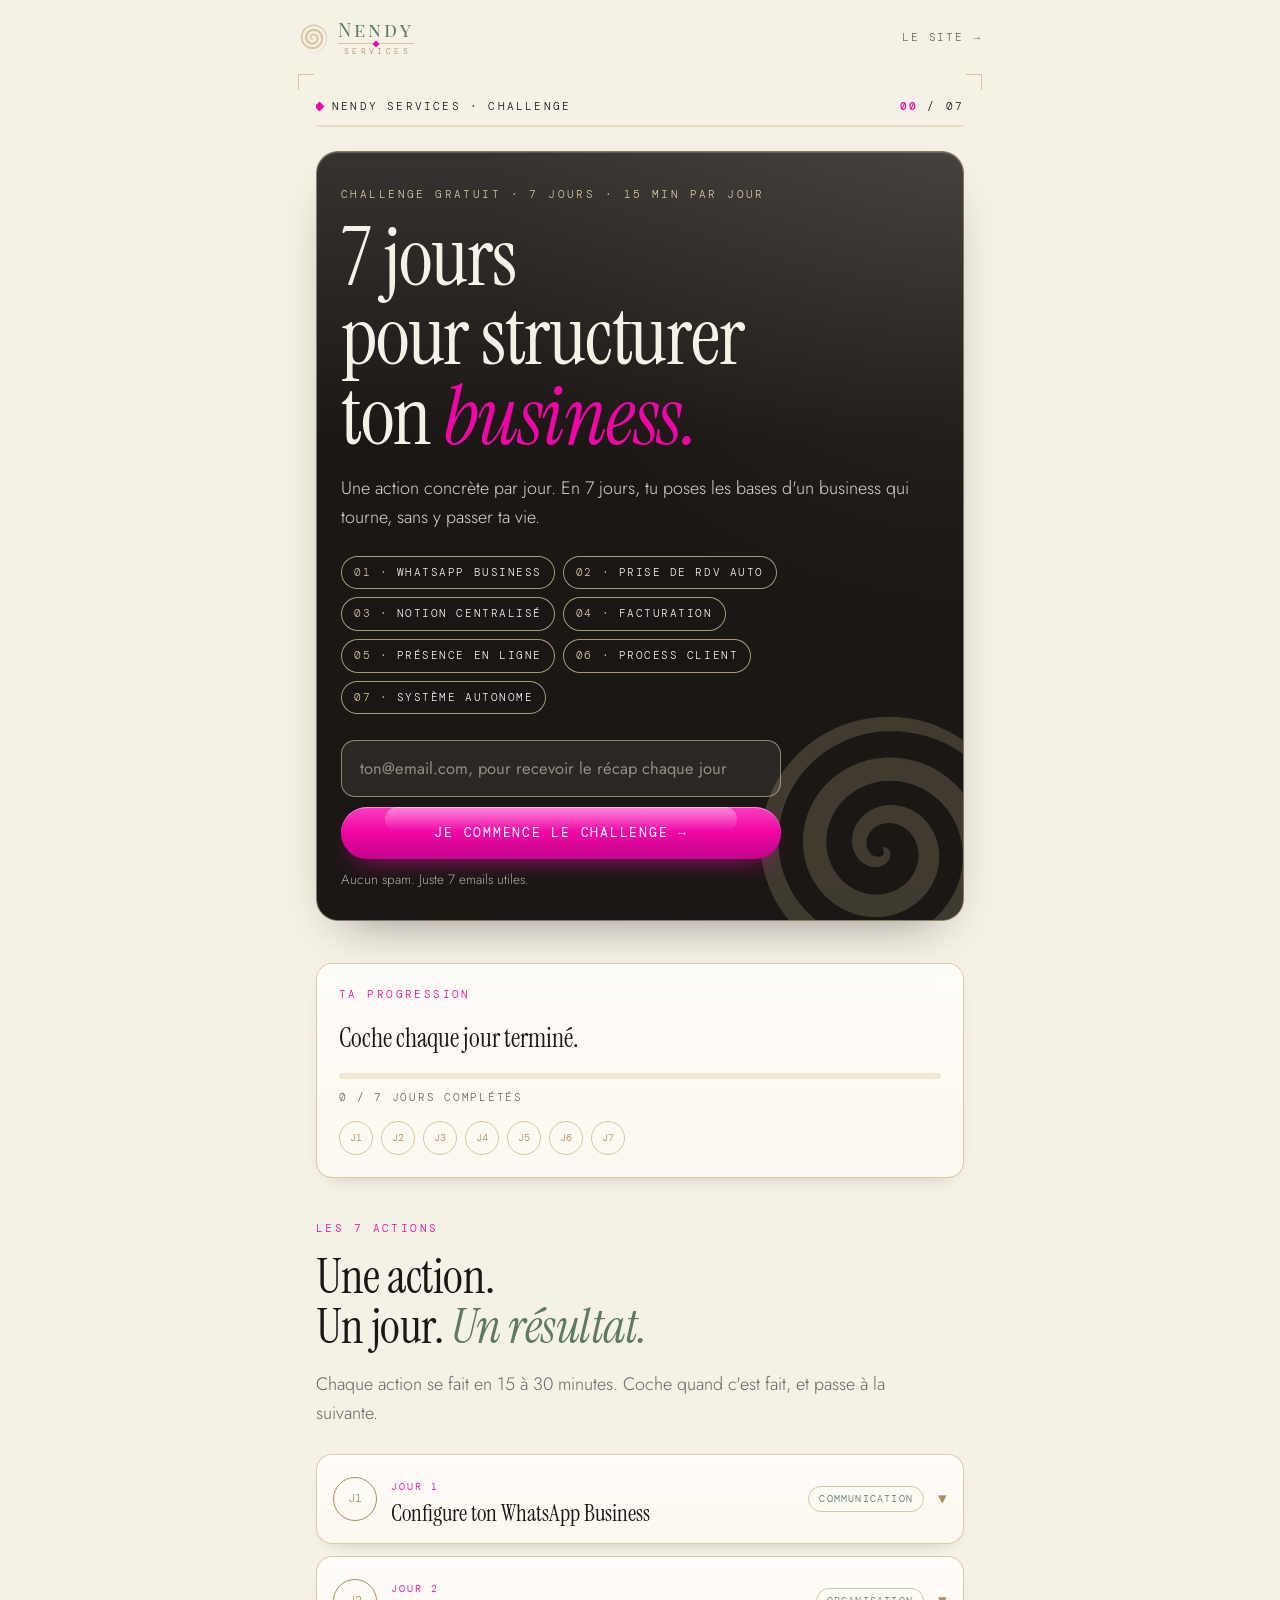
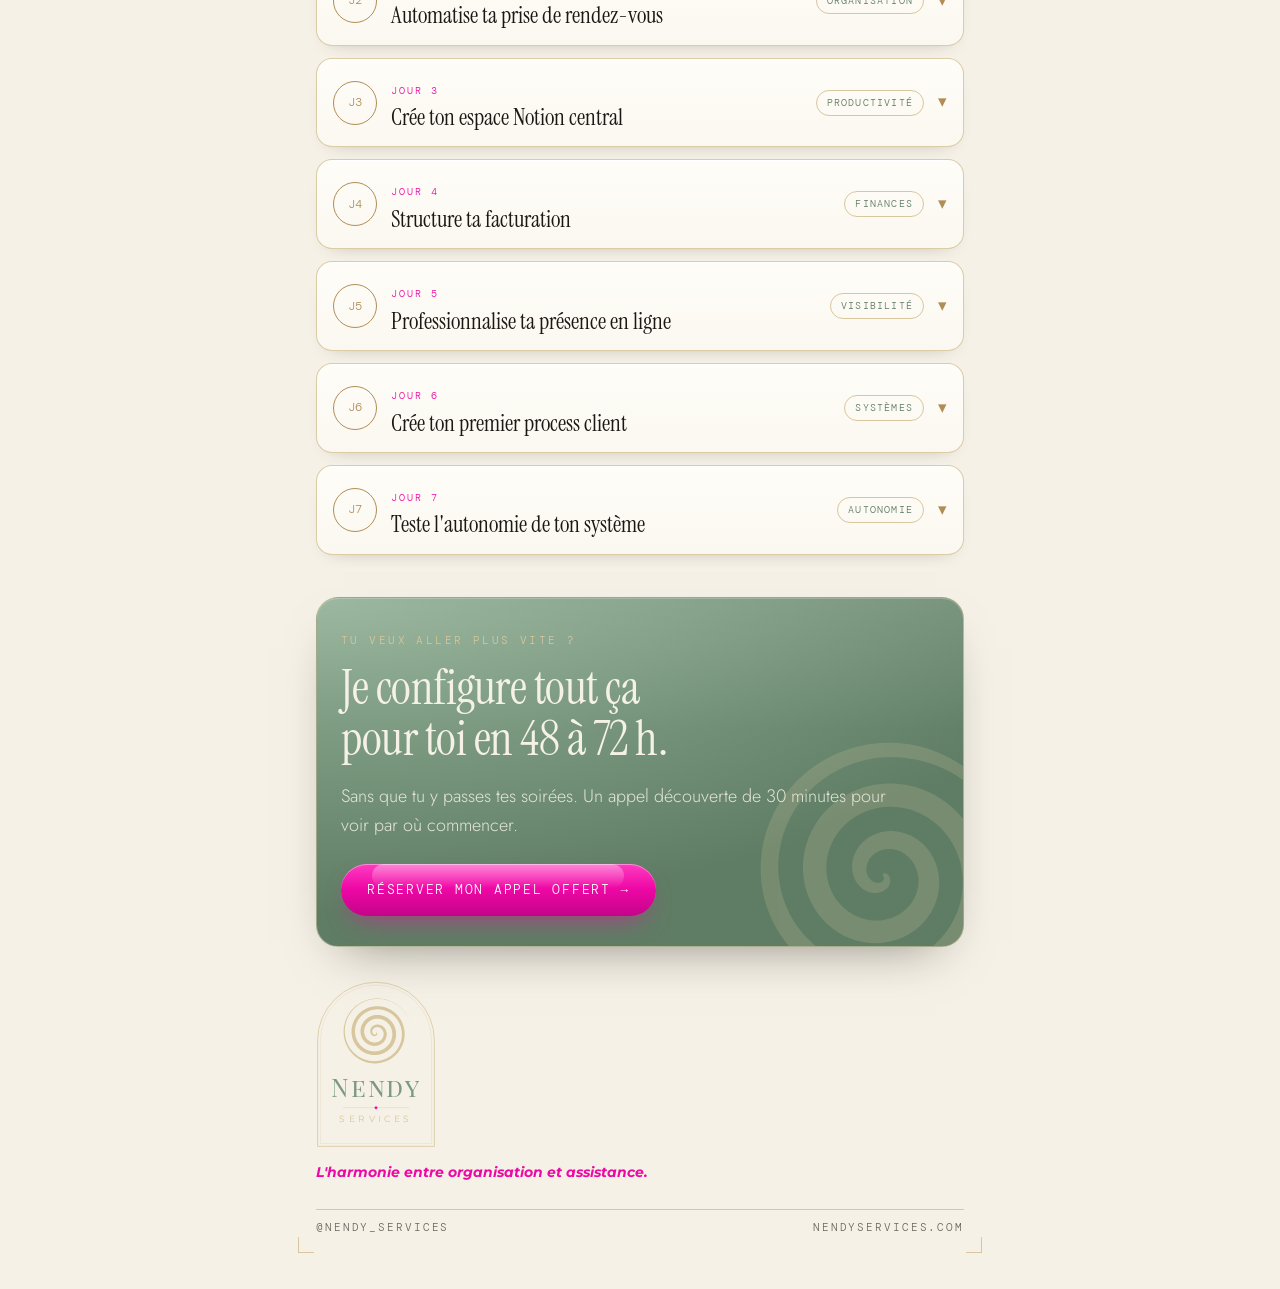
<file: challenge/index.html>
<!DOCTYPE html>
<html lang="fr">
<head>
<meta charset="UTF-8">
<link rel="icon" href="/favicon.ico" sizes="any">
<link rel="icon" type="image/png" sizes="96x96" href="/img/favicon-96.png">
<link rel="icon" type="image/png" sizes="48x48" href="/img/favicon-48.png">
<link rel="apple-touch-icon" href="/img/apple-touch-icon.png">
<meta name="viewport" content="width=device-width,initial-scale=1,viewport-fit=cover">
<title>Challenge 7 jours — Structure ton business · Nendy Services</title>
<meta name="description" content="Challenge gratuit Nendy Services : 7 actions concrètes en 7 jours pour poser les bases d'un business qui tourne.">
<meta property="og:title" content="Challenge 7 jours — Structure ton business">
<meta property="og:description" content="7 actions concrètes en 7 jours pour poser les bases d'un business qui tourne.">
<meta property="og:image" content="https://nendyservices.com/img/nendy-spirale-512.png">
<link rel="preconnect" href="https://fonts.googleapis.com">
<link rel="preconnect" href="https://fonts.gstatic.com" crossorigin>
<link rel="stylesheet" href="https://fonts.googleapis.com/css2?family=Instrument+Serif:ital@0;1&family=Jost:wght@300;400;500&family=DM+Mono:wght@400;500&family=Montserrat:ital,wght@1,700&family=Playfair+Display+SC&display=swap">
<link rel="stylesheet" href="/assets/da2026-outils.css">
<style>
.form{display:grid;gap:10px;max-width:440px}
.form .btn{width:100%}
.note{margin:10px 0 0;font-size:13.5px;color:rgba(245,241,230,.7)}
.ok{margin:10px 0 0;font-family:var(--mono);font-size:11px;letter-spacing:.16em;text-transform:uppercase;color:var(--sable)}
section.blk{margin-top:42px}
.tracker{padding:22px}
.tracker h3{font-size:26px}
.tbar{height:6px;border-radius:99px;background:rgba(216,199,158,.4);overflow:hidden;margin:14px 0 10px}
.tbar span{display:block;height:100%;width:0;background:linear-gradient(90deg,var(--sauge),var(--sauge-f));transition:width .5s ease}
.ttxt{font-family:var(--mono);font-size:11px;letter-spacing:.16em;text-transform:uppercase;color:var(--doux);font-variant-numeric:tabular-nums}
.dots{display:flex;gap:8px;margin-top:14px;flex-wrap:wrap}
.dot{width:34px;height:34px;border-radius:50%;border:1px solid var(--sable);display:grid;place-items:center;font-family:var(--mono);font-size:10px;color:var(--or);transition:all .2s}
.dot.done{background:var(--sauge);border-color:var(--sauge);color:#fff}
.jours{display:grid;gap:12px;margin-top:26px}
.jour{overflow:hidden}
.jour.done{border-color:var(--sauge)}
.jh{display:flex;align-items:center;gap:14px;width:100%;padding:16px;background:none;border:0;font:inherit;color:inherit;text-align:left;cursor:pointer}
.jn{flex:0 0 auto;width:44px;height:44px;border-radius:50%;border:1px solid var(--or);display:grid;place-items:center;font-family:var(--mono);font-size:12px;color:var(--or);transition:all .2s}
.jour.done .jn{background:var(--sauge);border-color:var(--sauge);color:#fff}
.ji{flex:1;min-width:0}
.jd{font-family:var(--mono);font-size:10px;letter-spacing:.2em;text-transform:uppercase;color:var(--rose)}
.jt{font-family:var(--serif);font-size:23px;line-height:1.15;margin-top:3px}
.jth{flex:0 0 auto;font-family:var(--mono);font-size:10px;letter-spacing:.12em;text-transform:uppercase;padding:4px 10px;border-radius:999px;border:1px solid var(--sable);color:var(--sauge-f)}
.ja{flex:0 0 auto;font-family:var(--mono);color:var(--or);transition:transform .2s}
.jour.open .ja{transform:rotate(180deg)}
.jc{display:none;padding:0 16px 18px;border-top:1px solid rgba(216,199,158,.6)}
.jour.open .jc{display:block}
.obj{margin:16px 0;padding:12px 14px;border-left:2px solid var(--sauge);background:rgba(123,154,128,.07);border-radius:0 10px 10px 0;font-size:15.5px}
.et{font-family:var(--mono);font-size:10.5px;letter-spacing:.2em;text-transform:uppercase;color:var(--rose);margin:0 0 8px}
.steps{display:grid;gap:8px;margin:0 0 16px;padding:0;list-style:none;counter-reset:s}
.steps li{display:flex;gap:12px;font-size:15.5px;line-height:1.5}
.steps li::before{counter-increment:s;content:"0" counter(s);flex:0 0 22px;font-family:var(--mono);font-size:11px;color:var(--or);margin-top:3px}
.tip{padding:12px 14px;border-left:2px solid var(--rose);background:rgba(238,7,165,.04);border-radius:0 10px 10px 0;font-size:15px}
.tip strong{color:var(--rose);font-weight:500}
.jc .btn{width:100%;margin-top:14px;min-height:46px}
@media (max-width:480px){.jth{display:none}}
</style>
</head>
<body>
<div class="wrap">
  <div class="top">
    <a class="logo" href="https://nendyservices.com" aria-label="Nendy Services, retour au site">
      <img src="/img/nendy-spirale.svg" alt="" width="30" height="30">
      <span class="lt"><span class="n">Nendy</span><span class="r"></span><span class="s">Services</span></span>
    </a>
    <a class="back" href="https://nendyservices.com">Le site →</a>
  </div>

  <div class="frame">
    <i class="c tl"></i><i class="c tr"></i><i class="c bl"></i><i class="c br"></i>
    <div class="cadre"><span class="lab">Nendy Services · Challenge</span><span class="cnt" id="count"><b>00</b> / 07</span></div>
    <div class="prog" aria-hidden="true"><span id="fill"></span></div>

    <main>
      <section class="panel noir fade">
        <img class="spi" src="/img/nendy-spirale.svg" alt="">
        <p class="kicker">Challenge gratuit · 7 jours · 15 min par jour</p>
        <h1>7 jours<br>pour structurer<br>ton <em class="f">business.</em></h1>
        <p class="lead">Une action concrète par jour. En 7 jours, tu poses les bases d'un business qui tourne, sans y passer ta vie.</p>
        <ul class="chips"><li>WhatsApp Business</li><li>Prise de RDV auto</li><li>Notion centralisé</li><li>Facturation</li><li>Présence en ligne</li><li>Process client</li><li>Système autonome</li></ul>
        <form class="form" id="form" novalidate>
          <input type="email" class="input" id="heroEmail" placeholder="ton@email.com, pour recevoir le récap chaque jour" autocomplete="email" required>
          <button class="btn" type="submit" id="go">Je commence le challenge →</button>
        </form>
        <p class="note" id="note">Aucun spam. Juste 7 emails utiles.</p>
      </section>

      <section class="blk" id="suivi">
        <div class="carte tracker">
          <p class="kicker">Ta progression</p>
          <h3>Coche chaque jour terminé.</h3>
          <div class="tbar"><span id="tfill"></span></div>
          <div class="ttxt" id="ttxt">0 / 7 jours complétés</div>
          <div class="dots" id="tdots"></div>
        </div>
      </section>

      <section class="blk">
        <p class="kicker">Les 7 actions</p>
        <h2>Une action.<br>Un jour. <em class="s">Un résultat.</em></h2>
        <p class="lead">Chaque action se fait en 15 à 30 minutes. Coche quand c'est fait, et passe à la suivante.</p>
        <div class="jours" id="jours"></div>
      </section>

      <section class="blk panel vert">
        <img class="spi" src="/img/nendy-spirale.svg" alt="">
        <p class="kicker">Tu veux aller plus vite&nbsp;?</p>
        <h2>Je configure tout ça pour toi en 48 à 72&nbsp;h.</h2>
        <p class="lead">Sans que tu y passes tes soirées. Un appel découverte de 30 minutes pour voir par où commencer.</p>
        <p style="margin:24px 0 0"><a class="btn" href="https://calendar.notion.so/meet/nendyticout/appeldecouverte" target="_blank" rel="noopener">Réserver mon appel offert →</a></p>
      </section>

      <div class="fin"><img src="/img/nendy-logo-arche.svg" alt="Nendy Services"><p class="slogan">L'harmonie entre organisation et assistance.</p></div>
    </main>

    <div class="foot">
      <div class="fil"></div>
      <div class="row"><a href="https://www.instagram.com/nendy_services/">@nendy_services</a><a href="https://nendyservices.com">nendyservices.com</a></div>
    </div>
  </div>
</div>

<script>
var HOOK = 'https://nendy-client-flow.base44.app/functions/inscription';
var done = {};
var JOURS_DATA = [
  {
    num:'J1', day:'Jour 1', title:'Configure ton WhatsApp Business', theme:'Communication',
    objectif:'Aujourd\'hui tu professionnalises ton premier point de contact client. En 20 minutes, ton WhatsApp passe de perso à pro.',
    steps:[
      'Télécharge WhatsApp Business si ce n\'est pas encore fait',
      'Remplis ton profil : photo pro, nom de ton activité, description courte, site web',
      'Configure un message de bienvenue automatique ("Bonjour, merci de m\'avoir contacté·e. Je reviens vers vous dans les 24h.")',
      'Active le message d\'absence pour les heures creuses',
      'Crée 3 étiquettes : Nouveau client · En cours · À relancer'
    ],
    tip:'<strong>Astuce Nendy :</strong> Ton message de bienvenue doit donner une attente claire. "Je reviens dans les 24h" vaut mieux que pas de réponse pendant 3 jours.'
  },
  {
    num:'J2', day:'Jour 2', title:'Automatise ta prise de rendez-vous', theme:'Organisation',
    objectif:'Fini les aller-retours pour trouver un créneau. Aujourd\'hui tu mets en place un système qui gère tes RDV à ta place.',
    steps:[
      'Crée un compte Calendly (gratuit)',
      'Connecte-le à ton Google Calendar',
      'Configure tes disponibilités (jours, horaires, durée des RDV)',
      'Personnalise l\'email de confirmation que reçoit le client',
      'Active le rappel automatique 24h avant le RDV',
      'Copie ton lien Calendly — mets-le dans ta bio Instagram et ta signature email'
    ],
    tip:'<strong>Astuce Nendy :</strong> Ajoute une question dans Calendly — "Quel est le sujet de l\'appel ?" Tu arrives préparé·e à chaque fois.'
  },
  {
    num:'J3', day:'Jour 3', title:'Crée ton espace Notion central', theme:'Productivité',
    objectif:'Tout dans un seul endroit. Aujourd\'hui tu poses les fondations de ton QG digital.',
    steps:[
      'Crée un compte Notion gratuit',
      'Crée une page principale "Mon Business"',
      'Ajoute 4 sous-pages : Clients · Projets · Finances · Contenu',
      'Dans Clients : crée un tableau avec les colonnes Nom, Statut, Contact, Prestation, Notes',
      'Ajoute tes 3-5 premiers clients dans ce tableau',
      'Épingle la page sur ton bureau ou en favoris du navigateur'
    ],
    tip:'<strong>Astuce Nendy :</strong> Ne cherche pas la perfection le jour 1. Un Notion basique utilisé vaut 100 fois mieux qu\'un Notion parfait jamais ouvert.'
  },
  {
    num:'J4', day:'Jour 4', title:'Structure ta facturation', theme:'Finances',
    objectif:'Plus jamais de facture oubliée. Aujourd\'hui tu mets en place un système simple pour tes devis et factures.',
    steps:[
      'Télécharge Freebe, Indy ou Tiime (gratuit pour démarrer)',
      'Renseigne tes informations légales et coordonnées bancaires',
      'Crée un premier devis type pour ta prestation principale',
      'Configure ta numérotation automatique (FACT-2026-001)',
      'Teste en t\'envoyant un devis fictif',
      'Note la date du prochain devis à envoyer dans ton Notion'
    ],
    tip:'<strong>Astuce Nendy :</strong> Le devis doit partir dans les 24h après un appel. Chaque heure qui passe refroidit le prospect.'
  },
  {
    num:'J5', day:'Jour 5', title:'Professionnalise ta présence en ligne', theme:'Visibilité',
    objectif:'Aujourd\'hui tu soignes ce que voit un client qui te cherche pour la première fois.',
    steps:[
      'Vérifie que ta page Facebook ou Instagram pro est bien configurée',
      'Mets à jour ta bio avec : ce que tu fais, pour qui, et un CTA clair',
      'Ajoute ton lien Calendly dans ta bio Instagram',
      'Si tu as un site : vérifie que ton email et le lien de RDV sont visibles',
      'Publie un post simple aujourd\'hui — une tip, une conviction, une coulisse',
      'Réponds à tous tes messages en attente'
    ],
    tip:'<strong>Astuce Nendy :</strong> Ta bio c\'est ton pitch en 3 lignes. Qui tu es → ce que tu fais → comment te contacter. Simple et direct.'
  },
  {
    num:'J6', day:'Jour 6', title:'Crée ton premier process client', theme:'Systèmes',
    objectif:'Aujourd\'hui tu documentes comment tu accueilles un nouveau client — pour ne plus jamais repartir de zéro.',
    steps:[
      'Dans Notion, crée une page "Onboarding Client"',
      'Écris les 5 étapes de ton accueil client (signature → premier contact → questionnaire → démarrage → suivi)',
      'Crée un email de bienvenue type que tu copieras à chaque nouveau client',
      'Prépare une liste de ce que tu as besoin du client pour démarrer',
      'Crée un dossier Google Drive partageable pour chaque client type',
      'Documente le tout en moins de 30 minutes — pas besoin que ce soit parfait'
    ],
    tip:'<strong>Astuce Nendy :</strong> Un bon onboarding c\'est la première impression que tu laisses. Un client bien accueilli reste plus longtemps et recommande plus facilement.'
  },
  {
    num:'J7', day:'Jour 7', title:'Teste l\'autonomie de ton système', theme:'Autonomie',
    objectif:'Le test final. Aujourd\'hui tu vérifies que ton système peut tourner sans toi — au moins un peu.',
    steps:[
      'Imagine que tu es absent·e 3 jours — qu\'est-ce qui se passe ?',
      'Liste les 3 tâches que tu es le/la seul·e à pouvoir faire',
      'Pour chacune : existe-t-il un outil ou une automatisation qui peut la remplacer ?',
      'Configure au moins 1 automatisation supplémentaire aujourd\'hui (relance email, rappel Notion...)',
      'Célèbre — tu as posé 7 bases solides cette semaine',
      'Partage ton avancement — tag @nendy_services sur Instagram'
    ],
    tip:'<strong>Astuce Nendy :</strong> L\'objectif n\'est pas que tu ne travailles plus. C\'est que tu travailles sur ton business — pas dans ton business.'
  }
];


function $(id){return document.getElementById(id)}
function buildJours(){
  var html='',dots='';
  JOURS_DATA.forEach(function(j,i){
    var n=i+1;
    html+='<article class="jour carte" id="j'+n+'">'+
      '<button type="button" class="jh" aria-expanded="false" data-n="'+n+'"><span class="jn" id="jnum'+n+'">'+j.num+'</span>'+
      '<span class="ji"><span class="jd">'+j.day+'</span><span class="jt" style="display:block">'+j.title+'</span></span>'+
      '<span class="jth">'+j.theme+'</span><span class="ja" aria-hidden="true">▾</span></button>'+
      '<div class="jc"><p class="obj">'+j.objectif+'</p><p class="et">Les étapes</p><ol class="steps">'+
      j.steps.map(function(s){return '<li><span>'+s+'</span></li>'}).join('')+'</ol>'+
      '<p class="tip">'+j.tip+'</p>'+
      '<button type="button" class="btn vert" id="dbtn'+n+'" data-done="'+n+'">✓ Marquer comme fait</button></div></article>';
    dots+='<span class="dot" id="tdot'+n+'">J'+n+'</span>';
  });
  $('jours').innerHTML=html; $('tdots').innerHTML=dots;
}
$('jours').addEventListener('click',function(e){
  var d=e.target.closest('[data-done]'); if(d){markDone(+d.dataset.done);return}
  var h=e.target.closest('.jh'); if(!h)return;
  var j=h.parentNode, open=j.classList.contains('open');
  document.querySelectorAll('.jour').forEach(function(x){x.classList.remove('open');x.querySelector('.jh').setAttribute('aria-expanded','false')});
  if(!open){j.classList.add('open');h.setAttribute('aria-expanded','true')}
});
function markDone(n){
  done[n]=!done[n];
  $('j'+n).classList.toggle('done',done[n]);
  $('tdot'+n).classList.toggle('done',done[n]);
  $('dbtn'+n).textContent=done[n]?'✓ Fait !':'✓ Marquer comme fait';
  $('jnum'+n).textContent=done[n]?'✓':JOURS_DATA[n-1].num;
  updateTracker();
}
function updateTracker(){
  var c=Object.values(done).filter(Boolean).length, p=c/7*100;
  $('tfill').style.width=p+'%'; $('fill').style.width=p+'%';
  $('ttxt').textContent=c+' / 7 jours complétés';
  $('count').innerHTML='<b>0'+c+'</b> / 07';
}
$('form').addEventListener('submit',function(e){
  e.preventDefault();
  var em=$('heroEmail');
  if(!em.value||!em.checkValidity()){em.focus();$('note').textContent='Entre ton email pour démarrer.';return}
  var xhr=new XMLHttpRequest();
  xhr.open('POST',HOOK,true);
  xhr.setRequestHeader('Content-Type','application/json');
  xhr.send(JSON.stringify({type:'Challenge 7 jours',email:em.value,action:'Inscription'}));
  em.value='';
  $('go').textContent='Inscrit·e ! On commence';
  $('go').classList.add('vert');
  $('note').textContent='C\'est parti : ouvre le jour 1 ci-dessous.';
  $('suivi').scrollIntoView({behavior:'smooth'});
});
buildJours();
</script>
</body>
</html>
</file>
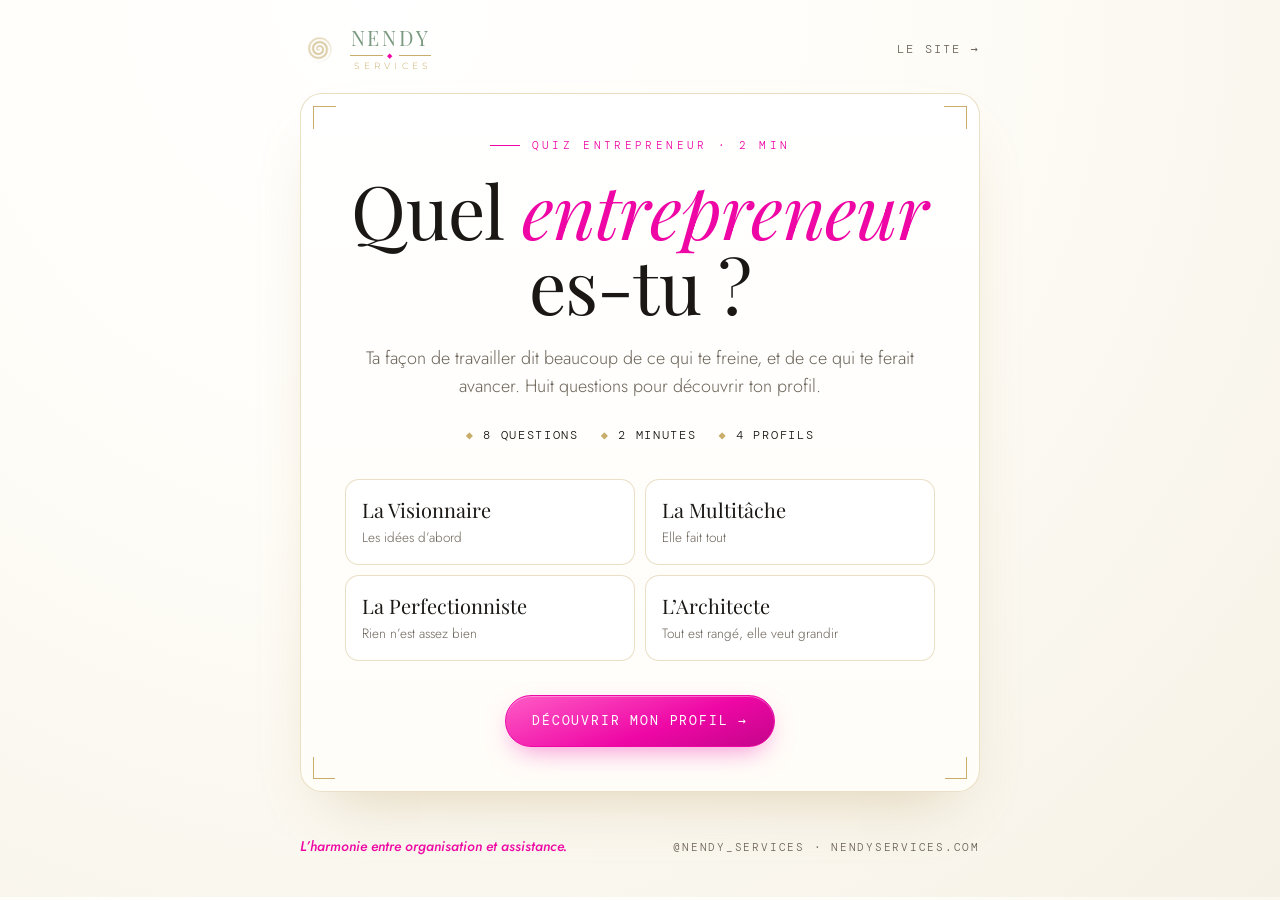
<file: entrepreneur/index.html>
<!DOCTYPE html>
<html lang="fr">
<head>
<meta charset="UTF-8">
<link rel="icon" href="/favicon.ico" sizes="any">
<link rel="icon" type="image/png" sizes="96x96" href="/img/favicon-96.png">
<link rel="apple-touch-icon" href="/img/apple-touch-icon.png">
<meta name="viewport" content="width=device-width,initial-scale=1,viewport-fit=cover">
<title>Quel entrepreneur es-tu ? · Nendy Services</title>
<meta name="description" content="Quiz gratuit Nendy Services : Visionnaire, Multitâche, Perfectionniste ou Architecte ? 8 questions pour découvrir ton profil d'entrepreneuse et ce qui te ferait avancer.">
<meta property="og:title" content="Quel entrepreneur es-tu ? · Le quiz Nendy Services">
<meta property="og:description" content="8 questions, 2 minutes, 4 profils : découvre ta force, ton piège et ta prochaine étape.">
<meta property="og:image" content="https://nendyservices.com/img/nendy-spirale-512.png">
<link rel="preconnect" href="https://fonts.googleapis.com">
<link rel="stylesheet" href="https://fonts.googleapis.com/css2?family=Playfair+Display:ital,wght@0,400;0,600;1,400&family=Playfair+Display+SC&family=Jost:wght@300;400;500&family=Montserrat:wght@400&family=DM+Mono&display=swap">
<style>
/* Layout : une carte centrée (680px) dans un cadre digital à coins dorés, un écran à la fois. DA 2026 Nendy Services (site : Playfair, Jost, DM Mono, doré, fuchsia). */
:root{
  --creme:#f5f1e6; --encre:#1a1714; --sauge:#7b9a80; --sable:#d8c79e; --rose:#ee07a5; --or:#c9ad6a; --or-clair:#d8c79e;
  --ligne:rgba(201,173,106,.38); --doux:#6b6358; --carte:#fffdf8; --blanc:#ffffff;
  --serif:'Playfair Display',Georgia,'Times New Roman',serif; --sc:'Playfair Display SC',Georgia,serif; --sans:'Jost','Helvetica Neue',Arial,sans-serif; --mono:'DM Mono',ui-monospace,Menlo,monospace;
  color-scheme:light;
}
*{box-sizing:border-box}
html{height:auto}body{margin:0;background:radial-gradient(ellipse at 30% 0%,#fff 0%,#fffdf8 40%,var(--creme) 100%);background-color:var(--creme);color:var(--encre);font-family:var(--sans);font-weight:300;font-size:16px;line-height:1.55;-webkit-font-smoothing:antialiased}
.wrap{max-width:720px;margin:0 auto;min-height:100%;display:flex;flex-direction:column;padding-block:28px 40px;padding-left:max(20px,env(safe-area-inset-left,0px));padding-right:max(20px,env(safe-area-inset-right,0px))}
header{display:flex;justify-content:space-between;align-items:center;gap:12px}
.label{font-family:var(--mono);font-size:12px;letter-spacing:.22em;text-transform:uppercase}
.label .d{color:var(--or)}
.back{font-family:var(--mono);font-size:12px;letter-spacing:.18em;text-transform:uppercase;color:var(--doux);text-decoration:none}
.filet{margin-top:16px;border-top:1px solid var(--or);position:relative}
.filet::after{content:"";position:absolute;left:0;top:4px;width:120px;border-top:1px solid var(--or)}
main{flex:1}
h1,h2{font-family:var(--serif);font-weight:400;margin:0;text-wrap:balance}
h1{font-size:clamp(48px,11vw,84px);line-height:.98;letter-spacing:-.02em}
h1 em,h2 em{color:var(--rose)}
.lead{margin:22px 0 0;font-size:18px;max-width:34em;color:var(--doux)}
.meta{display:flex;flex-wrap:wrap;gap:8px 22px;margin:26px 0 34px;font-family:var(--mono);font-size:12px;letter-spacing:.14em;text-transform:uppercase}
.meta span::before{content:"◆ ";color:var(--or)}
.types{display:grid;grid-template-columns:repeat(2,1fr);gap:10px;margin:0 0 34px}
.types div{border:1px solid var(--ligne);border-radius:14px;padding:14px 16px;background:var(--carte)}
.types b{font-family:var(--serif);font-weight:400;font-size:22px;display:block}
.types small{color:var(--doux);font-size:13.5px}
.btn{display:inline-flex;align-items:center;justify-content:center;gap:10px;min-height:52px;padding:14px 26px;border-radius:999px;border:1px solid var(--encre);background:var(--encre);color:var(--creme);font-family:var(--mono);font-size:13px;letter-spacing:.14em;text-transform:uppercase;cursor:pointer;text-decoration:none;transition:background .2s,border-color .2s}
.btn:hover{background:var(--rose);border-color:var(--rose)}
.btn.ghost{background:transparent;color:var(--encre)}
.btn.ghost:hover{background:var(--encre);color:var(--creme)}
.btn:disabled{opacity:.35;cursor:not-allowed;background:var(--encre)}
:focus-visible{outline:2px solid var(--rose);outline-offset:3px}
.prog{display:flex;justify-content:space-between;align-items:baseline;font-family:var(--mono);font-size:12px;letter-spacing:.18em;text-transform:uppercase}
.prog .n{color:var(--rose);font-variant-numeric:tabular-nums}
.bar{height:2px;background:var(--ligne);margin:12px 0 38px}
.bar i{display:block;height:100%;width:12.5%;background:var(--rose);transition:width .35s ease}
.qnum{position:relative}
.qnum .fili{position:absolute;right:-6px;top:-52px;font-family:var(--serif);font-style:italic;font-size:160px;line-height:1;opacity:.07;pointer-events:none}
h2.q{font-style:italic;font-size:clamp(34px,7.5vw,52px);line-height:1.06;position:relative}
.qsub{margin:12px 0 26px;color:var(--doux)}
.opts{display:grid;gap:10px}
.opt{display:flex;gap:16px;align-items:flex-start;width:100%;text-align:left;padding:16px 18px;border:1px solid var(--ligne);border-radius:14px;background:var(--carte);color:var(--encre);font:inherit;cursor:pointer;transition:border-color .15s,background .15s}
.opt:hover{border-color:var(--encre)}
.opt .k{flex:0 0 auto;width:28px;height:28px;border-radius:50%;border:1px solid var(--or);display:grid;place-items:center;font-family:var(--mono);font-size:12px;color:var(--or);margin-top:1px}
.opt .t{font-size:16.5px;line-height:1.4;font-weight:400;min-width:0}
.opt[aria-pressed="true"]{border-color:var(--rose);background:var(--blanc)}
.opt[aria-pressed="true"] .k{background:var(--rose);border-color:var(--rose);color:#fff}
.nav{display:flex;justify-content:space-between;gap:12px;margin-top:28px;flex-wrap:wrap}
.badge{display:inline-block;padding:7px 14px;border-radius:999px;font-family:var(--mono);font-size:11px;letter-spacing:.2em;text-transform:uppercase;color:#fff}
.res h2{font-size:clamp(48px,11vw,80px);line-height:1;margin-top:18px}
.bravo{margin:16px 0 0;padding:12px 16px;border-left:3px solid #ee07a5;background:rgba(238,7,165,.06);border-radius:0 12px 12px 0;font-weight:500;font-size:16.5px;line-height:1.45;color:#1a1714}
.tag{font-family:var(--serif);font-style:italic;font-size:24px;line-height:1.25;margin:14px 0 0}
.mix{margin:30px 0 6px;border:1px solid var(--ligne);border-radius:16px;padding:20px;background:var(--carte)}
.mix .row{display:grid;grid-template-columns:130px 1fr 44px;gap:12px;align-items:center;padding:6px 0;font-size:14px}
.mix .row b{font-weight:500}
.mix .tr{height:8px;border-radius:9px;background:var(--ligne);overflow:hidden}
.mix .tr i{display:block;height:100%;border-radius:9px}
.mix .pc{font-family:var(--mono);font-size:12px;text-align:right;font-variant-numeric:tabular-nums}
.desc{border-top:1px solid var(--or);margin-top:28px;padding-top:22px;font-size:17px}
.trio{display:grid;grid-template-columns:repeat(3,1fr);gap:10px;margin-top:22px}
.trio>div{border:1px solid var(--ligne);border-radius:14px;padding:16px;background:var(--carte);min-width:0}
.trio .label{font-size:10.5px;color:var(--or)}
.trio p{margin:8px 0 0;font-size:14.5px;line-height:1.45}
.steps{margin-top:30px}
.step{display:flex;gap:16px;align-items:flex-start;padding:10px 0}
.step .n{flex:none;width:40px;height:40px;border-radius:50%;border:1px solid var(--or);display:grid;place-items:center;font-family:var(--serif);font-size:18px;color:var(--rose)}
.step p{margin:8px 0 0}
.step b{font-family:var(--serif);font-weight:400;font-size:19px}
.step a{color:var(--rose);text-decoration:none;font-family:var(--serif);font-size:19px}
.cta{margin-top:24px;padding:26px;border-radius:18px;background:var(--encre);color:var(--creme)}
.cta .label{color:var(--or-clair)}
.cta p{margin:10px 0 20px;font-family:var(--serif);font-size:26px;line-height:1.2}
.cta .btn{background:var(--rose);border-color:var(--rose);color:#fff}
.cta .btn:hover{background:var(--creme);border-color:var(--creme);color:var(--encre)}
.cta small{display:block;margin-top:12px;color:rgba(245,241,230,.7);font-size:14px}
.more{margin-top:34px}
.more a{display:flex;justify-content:space-between;gap:16px;align-items:center;padding:16px 18px;border:1px solid var(--ligne);border-radius:14px;color:var(--encre);text-decoration:none;background:var(--carte);margin-top:10px}
.more a:hover{border-color:var(--encre)}
.more b{font-family:var(--serif);font-weight:400;font-size:21px}
.more small{display:block;color:var(--doux);font-size:14px}
.more .ar{font-family:var(--mono);color:var(--rose)}
footer{margin-top:44px;display:flex;justify-content:space-between;align-items:baseline;gap:12px;flex-wrap:wrap}
.sig{font-family:var(--serif);font-style:italic;font-size:22px}
footer small{font-family:var(--mono);font-size:11px;letter-spacing:.16em;text-transform:uppercase;color:var(--doux)}
.preview{margin-top:18px;font-family:var(--mono);font-size:11px;letter-spacing:.12em;text-transform:uppercase;color:var(--doux)}
.preview button{font:inherit;background:none;border:1px solid var(--ligne);border-radius:99px;padding:5px 10px;margin:4px 4px 0 0;cursor:pointer;color:var(--encre)}
.mail{margin-top:30px;border:1px solid var(--ligne);border-radius:16px;padding:20px;background:#fff}.mrow{display:flex;gap:10px;margin-top:12px;flex-wrap:wrap}.mrow input{flex:1;min-width:200px;min-height:52px;border:1px solid var(--ligne);border-radius:999px;padding:0 20px;font:inherit;font-size:16px;background:var(--carte)}.mail small{display:block;margin-top:10px;color:var(--doux)}
.fade{animation:in .35s ease both}
@keyframes in{from{opacity:.4;transform:translateY(6px)}to{opacity:1;transform:none}}

.brandbar{display:flex;align-items:center;gap:12px}
.brandbar img{width:38px;height:38px}
.brandbar .nm{font-family:var(--sc);font-size:20px;color:var(--sauge);letter-spacing:.08em;line-height:1}
.brandbar .nm{text-align:center;letter-spacing:.14em}
.brandbar .lz{display:flex;align-items:center;gap:4px;margin:4px 0 3px}
.brandbar .lz i{flex:1;height:1px;background:var(--or)}
.brandbar .lz b{font-size:7px;line-height:1;color:var(--rose);font-weight:400}
.brandbar .nm small{display:block;font-family:'Montserrat',var(--sans);font-size:8.5px;letter-spacing:.5em;color:var(--or);padding-left:.5em}
.frame{position:relative;margin-top:22px;background:linear-gradient(180deg,#ffffff,var(--carte));border:1px solid var(--ligne);border-radius:22px;box-shadow:0 30px 60px -30px rgba(184,154,90,.45),inset 0 1px 0 #fff;padding:clamp(22px,5vw,44px)}
.frame::before,.frame::after,.frame>.c1,.frame>.c2{content:"";position:absolute;width:22px;height:22px;border-color:var(--or);border-style:solid;pointer-events:none}
.frame::before{top:12px;left:12px;border-width:1.5px 0 0 1.5px}
.frame::after{top:12px;right:12px;border-width:1.5px 1.5px 0 0}
.frame>.c1{bottom:12px;left:12px;border-width:0 0 1.5px 1.5px}
.frame>.c2{bottom:12px;right:12px;border-width:0 1.5px 1.5px 0}
.label.k2{display:flex;align-items:center;gap:12px;color:var(--rose);font-size:10.5px;letter-spacing:.32em}
.label.k2::before{content:"";width:30px;height:1px;background:var(--rose)}
.btn{background:linear-gradient(160deg,#ff5cc6,var(--rose) 60%,#c4058a);border-color:var(--rose);color:#fff;box-shadow:0 10px 28px -10px rgba(238,7,165,.55),inset 0 1px 0 rgba(255,255,255,.35)}
.btn:hover{background:var(--encre);border-color:var(--encre)}
.btn.ghost{background:transparent;color:var(--encre);border-color:var(--ligne);box-shadow:none}
.btn:disabled{background:var(--sable);border-color:var(--sable);box-shadow:none;opacity:.7}
h1 em,h2 em,h2.q em{font-style:italic;color:var(--rose)}
h1{font-size:clamp(44px,9vw,74px);line-height:1.02;letter-spacing:-.01em;text-align:center}
.lead,.meta{text-align:center;margin-left:auto;margin-right:auto}
.meta{justify-content:center}
#intro .btnrow{text-align:center}
h2.q{font-style:normal;font-size:clamp(28px,6vw,42px);line-height:1.15}
.qnum .fili{font-family:var(--sc);font-style:normal;color:var(--or);opacity:.14}
.types div{background:#fff}
.types b{font-size:20px}
.frame:has(#result:not([hidden]))::before,.frame:has(#result:not([hidden]))::after{display:none}
.res .hdr{margin:calc(-1*clamp(22px,5vw,44px));margin-bottom:28px;background:var(--encre);border-radius:22px 22px 0 0;padding:20px clamp(22px,5vw,44px);display:flex;justify-content:space-between;align-items:center;gap:12px;border-bottom:3px solid var(--or)}
.res .hdr .t{font-family:var(--mono);font-size:10.5px;letter-spacing:.3em;text-transform:uppercase;color:var(--or)}
.res .hdr .t b{display:block;font-family:var(--serif);font-weight:400;letter-spacing:0;text-transform:none;font-size:18px;color:var(--creme);margin-top:3px}
.res .hdr .r{font-family:var(--mono);font-size:10px;letter-spacing:.15em;color:#a89f92;text-align:right;text-transform:uppercase}
.res h2{font-size:clamp(40px,9vw,64px)}
.mix{background:var(--creme)}
.cta{background:var(--encre);border:1px solid #2c2722}
.cta .btn:hover{background:var(--creme);color:var(--encre)}
footer .sig{font-family:var(--sans);font-style:italic;font-weight:500;color:var(--rose);font-size:14px}
@media (prefers-reduced-motion:reduce){.fade{animation:none}.bar i{transition:none}}
@media (max-width:520px){.types{grid-template-columns:1fr}.trio{grid-template-columns:1fr}.mix .row{grid-template-columns:100px 1fr 40px}}
</style>
</head>
<body>


<div class="wrap">
  <header><div class="brandbar"><img src="[data-uri]" alt=""><div class="nm">NENDY<span class="lz" aria-hidden="true"><i></i><b>◆</b><i></i></span><small>SERVICES</small></div></div><a class="back" href="https://nendyservices.com" target="_blank" rel="noopener">Le site →</a></header>
  <main class="frame"><span class="c1"></span><span class="c2"></span>
    <section class="screen fade" id="intro">
      <div class="label k2" style="justify-content:center">Quiz entrepreneur · 2 min</div>
      <h1 style="margin-top:18px">Quel <em>entrepreneur</em><br>es-tu&nbsp;?</h1>
      <p class="lead">Ta façon de travailler dit beaucoup de ce qui te freine, et de ce qui te ferait avancer. Huit questions pour découvrir ton profil.</p>
      <div class="meta"><span>8 questions</span><span>2 minutes</span><span>4 profils</span></div>
      <div class="types">
        <div><b>La Visionnaire</b><small>Les idées d’abord</small></div>
        <div><b>La Multitâche</b><small>Elle fait tout</small></div>
        <div><b>La Perfectionniste</b><small>Rien n’est assez bien</small></div>
        <div><b>L’Architecte</b><small>Tout est rangé, elle veut grandir</small></div>
      </div>
      <div class="btnrow"><button class="btn" id="start" type="button">Découvrir mon profil →</button></div>
      
    </section>
    <section class="screen" id="quiz" hidden>
      <div class="prog"><span class="label k2" style="font-size:10.5px">Ton profil</span><span class="n" id="count">01 / 08</span></div>
      <div class="bar" aria-hidden="true"><i id="fill"></i></div>
      <div id="qbox" aria-live="polite"></div>
      <div class="nav"><button class="btn ghost" id="prev" type="button">← Précédent</button><button class="btn" id="next" type="button" disabled>Suivant →</button></div>
    </section>
    <section class="screen res" id="result" hidden></section>
  </main>
  <footer><div class="sig">L’harmonie entre organisation et assistance.</div><small>@nendy_services · nendyservices.com</small></footer>
</div>

<script>
(function(){
var Q=[
 {t:"Un lundi matin, <em>tu commences par…</em>",s:"Ton premier réflexe de la semaine.",o:[["Noter la nouvelle idée qui t’est venue ce week-end","V"],["Répondre à tout ce qui est arrivé pendant le week-end","M"],["Relire et peaufiner ce que tu as fait vendredi","P"],["Ouvrir ton tableau de bord et choisir tes 3 priorités","A"]]},
 {t:"Ta to-do list <em>ressemble à…</em>",s:"Sois honnête, personne ne regarde.",o:[["Une liste interminable que tu gères toute seule","M"],["Un carnet de projets lancés, rarement finis","V"],["Un outil à jour, avec des échéances","A"],["Courte, mais rien n’est jamais coché « fini »","P"]]},
 {t:"Un nouveau client arrive. <em>Tu…</em>",s:"Ce qui se passe vraiment, pas ce que tu voudrais.",o:[["Prépares tout sur mesure, et ça te prend un temps fou","P"],["Lances ton process d’accueil, il est déjà prêt","A"],["As déjà dix idées pour lui, le suivi viendra après","V"],["Gères tout toi-même, du premier mail à la facture","M"]]},
 {t:"On te dit <em>souvent…</em>",s:"La phrase que tu entends le plus.",o:[["« Tu es super organisée »","A"],["« Comment tu fais pour tout gérer ? »","M"],["« C’est déjà très bien, publie ! »","P"],["« Tu as encore un nouveau projet ? »","V"]]},
 {t:"Ton plus grand <em>frein</em>&nbsp;?",s:"Ce qui t’empêche d’aller plus vite.",o:[["Finir ce que je commence","V"],["La peur que ce ne soit pas assez bien","P"],["Le temps : je n’ai aucun relais","M"],["Mes outils ne suivent plus ma croissance","A"]]},
 {t:"Déléguer, <em>pour toi, c’est…</em>",s:"Ta vraie relation à la délégation.",o:[["Difficile : personne ne le fera comme moi","P"],["Logique : il me faut juste les bons systèmes","A"],["Impossible : ce sera plus rapide de le faire moi-même","M"],["Tentant, mais je ne sais pas par où commencer","V"]]},
 {t:"En fin de semaine, <em>tu te sens…</em>",s:"Le sentiment qui domine le vendredi soir.",o:[["Épuisée","M"],["Inspirée, mais éparpillée","V"],["Sereine, mais tu sens que tu plafonnes","A"],["Frustrée de ne pas avoir fini","P"]]},
 {t:"Ton rêve <em>pour ton business</em>&nbsp;?",s:"Dans un an, idéalement.",o:[["Qu’il tourne sans moi","A"],["Livrer sans y passer mes nuits","P"],["Avoir enfin du temps pour moi","M"],["Que mes idées deviennent des projets concrets","V"]]}
];
var APPEL="https://calendar.notion.so/meet/nendyticout/appeldecouverte", AUDIT="https://calendar.notion.so/meet/nendyticout/audit-ecosysteme";
var P={
 V:{n:"La Visionnaire",c:"#EE07A5",tag:"Tes idées sont ta force. Il leur manque un cadre pour devenir des projets.",
   d:"Tu vois loin, tu as toujours un temps d’avance et une nouvelle idée en poche. Le problème, ce n’est pas l’inspiration : c’est le passage à l’action. Sans structure, tes projets s’empilent, et tu passes d’une piste à l’autre sans en voir le bout.",
   f:"Créativité, vision, énergie de lancement.",p:"Commencer dix choses, en finir une.",b:"Un cadre simple pour trier, planifier et suivre tes projets.",
   s:[["Réserver ton appel offert :","on trie ensemble tes projets et tes outils.",APPEL],["Prioriser","3 projets, pas 10, avec un plan clair."],["Suivre","tout depuis un seul Poste de pilotage."]],
   ct:"Donnons un cadre à tes idées.",cta:"Réserver mon appel offert",url:APPEL,sub:"Premier appel offert · 30 minutes, sans engagement"},
 M:{n:"La Multitâche",c:"#B08D57",tag:"Tu tiens tout à bout de bras. Il est temps de passer le relais.",
   d:"Tu gères les mails, les clients, les factures, les réseaux et le reste, souvent en même temps. Ton business tient grâce à toi, mais il repose entièrement sur toi. Tu n’as pas besoin d’en faire plus : tu as besoin de quelqu’un pour faire avec toi.",
   f:"Réactivité, endurance, sens du service.",p:"Tout repose sur toi : si tu t’arrêtes, tout s’arrête.",b:"Déléguer l’exécution du quotidien à quelqu’un de confiance.",
   s:[["Réserver ton appel offert :","on liste ce qui te prend le plus de temps.",APPEL],["Choisir","ton module d’assistance : Flow, Structure ou Expansion."],["Déléguer","tes premières tâches dès la semaine suivante."]],
   ct:"Identifions ce que tu délègues en premier.",cta:"Réserver mon appel offert",url:APPEL,sub:"Premier appel offert · 30 minutes, sans engagement"},
 P:{n:"La Perfectionniste",c:"#7B9A80",tag:"Ton exigence fait ta qualité. Elle ne doit pas faire ta charge.",
   d:"Tout ce que tu livres est soigné, et tes clients le sentent. Mais tu refais, tu relis, tu repousses, et chaque tâche te prend deux fois plus de temps qu’elle ne devrait. Ce qu’il te faut, ce sont des process et des modèles prêts, pour garder ta qualité sans tout recommencer.",
   f:"Qualité, rigueur, souci du détail.",p:"Repousser tant que ce n’est pas parfait.",b:"Des process et des modèles prêts à l’emploi.",
   s:[["Réserver ton appel offert :","on repère ce que tu refais sans arrêt.",APPEL],["Modéliser","tes tâches récurrentes en process et en modèles."],["Livrer","plus vite, avec la même qualité."]],
   ct:"Gardons ta qualité, sans y passer tes nuits.",cta:"Réserver mon appel offert",url:APPEL,sub:"Premier appel offert · 30 minutes, sans engagement"},
 A:{n:"L’Architecte",c:"#1C1A17",tag:"Ton business est bien rangé. Maintenant, il doit tourner sans toi.",
   d:"Tu as des outils, des process, une vraie organisation. Mais tout passe encore par toi, et tu sens que tu plafonnes. La prochaine étape, c’est de connecter tes outils, d’automatiser ce qui se répète, et de piloter ton activité d’un coup d’œil.",
   f:"Organisation, méthode, vision d’ensemble.",p:"Rester la pièce centrale de ton propre système.",b:"Automatiser et piloter depuis un Poste de pilotage.",
   s:[["Réserver ton appel offert :","on regarde où ton système bloque.",APPEL],["Automatiser","ce qui se répète entre tes outils."],["Piloter","ton activité depuis un Poste de pilotage."]],
   ct:"Passons ton système au palier suivant.",cta:"Réserver mon appel offert",url:APPEL,sub:"Premier appel offert · 30 minutes, sans engagement"}
};
var ORDER=["V","M","P","A"], cur=0, ans=new Array(Q.length).fill(null), L="ABCD";
var $=function(id){return document.getElementById(id)};
function pad(n){return (n<10?"0":"")+n}
function show(id){["intro","quiz","result"].forEach(function(s){$(s).hidden=(s!==id)});window.scrollTo({top:0,behavior:"smooth"})}
function render(){
  var q=Q[cur]; $("count").textContent=pad(cur+1)+" / "+pad(Q.length); $("fill").style.width=((cur+1)/Q.length*100)+"%";
  var h='<div class="qnum fade"><span class="fili" aria-hidden="true">'+pad(cur+1)+'</span><h2 class="q">'+q.t+'</h2><p class="qsub">'+q.s+'</p><div class="opts" role="group" aria-label="Réponses">';
  q.o.forEach(function(o,i){h+='<button type="button" class="opt" id="q'+cur+'o'+i+'" data-i="'+i+'" aria-pressed="'+(ans[cur]===i)+'"><span class="k">'+L[i]+'</span><span class="t">'+o[0]+'</span></button>'});
  $("qbox").innerHTML=h+'</div></div>';
  $("prev").style.visibility=cur===0?"hidden":"visible"; $("next").disabled=ans[cur]===null;
  $("next").textContent=cur===Q.length-1?"Voir mon profil →":"Suivant →";
}
$("qbox").addEventListener("click",function(e){var b=e.target.closest(".opt");if(!b)return;ans[cur]=+b.dataset.i;
  $("qbox").querySelectorAll(".opt").forEach(function(x){x.setAttribute("aria-pressed",x===b)});$("next").disabled=false;setTimeout(function(){if(ans[cur]!==null)go(1)},320)});
function go(d){if(d>0&&ans[cur]===null)return;if(d>0&&cur===Q.length-1){result();return}cur=Math.max(0,Math.min(Q.length-1,cur+d));render()}
$("next").addEventListener("click",function(){go(1)});$("prev").addEventListener("click",function(){go(-1)});
$("start").addEventListener("click",function(){cur=0;show("quiz");render()});

function result(){
  var c={V:0,M:0,P:0,A:0}; ans.forEach(function(v,i){c[Q[i].o[v][1]]++});
  var best=ORDER.reduce(function(a,k){return c[k]>c[a]?k:a},ORDER[0]); draw(best,c);
}
function draw(k,c){
  var p=P[k], tot=ORDER.reduce(function(s,x){return s+c[x]},0), mix="";
  ORDER.slice().sort(function(a,b){return c[b]-c[a]}).forEach(function(x){var pc=Math.round(c[x]/tot*100);
    mix+='<div class="row"><b>'+P[x].n.replace(/^(La |L’)/,"")+'</b><div class="tr"><i style="width:'+Math.max(pc,2)+'%;background:'+P[x].c+'"></i></div><span class="pc">'+pc+'&nbsp;%</span></div>'});
  var st=p.s.map(function(s,i){return '<div class="step"><span class="n">0'+(i+1)+'</span><p>'+(s[2]?'<a href="'+s[2]+'" target="_blank" rel="noopener">'+s[0]+'</a>':'<b>'+s[0]+'</b>')+' '+s[1]+'</p></div>'}).join("");
  var dt=new Date().toLocaleDateString('fr-FR',{day:'numeric',month:'long',year:'numeric'});
  $("result").innerHTML='<div class="fade"><div class="hdr"><div class="t">Résultat du quiz<b>Nendy Services</b></div><div class="r">Réf. QE-'+k+'-'+String(Date.now()).slice(-4)+'<br>'+dt+'</div></div><div class="label k2">Ton profil</div>'+
   '<div style="margin-top:18px"><span class="badge" style="background:'+p.c+'">Profil entrepreneur</span></div>'+
   '<h2>'+p.n+'</h2><p class="tag">'+p.tag+'</p><p class="bravo">'+{"V": "Bravo, ta vision est un vrai moteur : peu de gens voient aussi loin.", "M": "Bravo pour tout ce que tu portes chaque jour : tenir autant de rôles, c’est une vraie force.", "P": "Bravo pour ton exigence : tes clients sentent la qualité de ton travail.", "A": "Bravo, ton business est déjà bien organisé : tu as fait le plus difficile."}[k]+'</p>'+
   '<div class="mix"><div class="label" style="font-size:11px;color:var(--or);margin-bottom:8px">Ton mélange</div>'+mix+'</div>'+
   '<p class="desc">'+p.d+'</p>'+
   '<div class="trio"><div><div class="label">Ta force</div><p>'+p.f+'</p></div><div><div class="label">Ton piège</div><p>'+p.p+'</p></div><div><div class="label">Ce qu’il te faut</div><p>'+p.b+'</p></div></div>'+
   '<div class="steps"><div class="label k2">Tes 3 prochaines étapes</div>'+st+'</div>'+
   '<div class="cta"><div class="label">◆ Prochaine étape</div><p>'+p.ct+'</p><a class="btn" href="'+p.url+'" target="_blank" rel="noopener">'+p.cta+' →</a><small>'+p.sub+'</small></div>'+
   '<form class="mail" id="mf"><div class="label k2">Reçois ton profil par mail</div><div class="mrow"><input type="email" id="em" required placeholder="ton@email.com" autocomplete="email" aria-label="Ton email"><button class="btn" type="submit">Recevoir →</button></div><small id="mok" hidden>C’est noté, merci&nbsp;! Ton profil arrive dans ta boîte mail.</small></form>'+
   '<div class="more"><div class="label k2">Pour aller plus loin</div>'+
   '<a href="https://nendyservices.com/quiz/" target="_blank" rel="noopener"><span><b>Mon business a besoin de quoi&nbsp;?</b><small>Assistance, organisation ou les deux, en 3 minutes</small></span><span class="ar">→</span></a>'+
   '<a href="https://nendyservices.com/score/" target="_blank" rel="noopener"><span><b>Ton score d’organisation</b><small>Une note sur 100 en 3 minutes</small></span><span class="ar">→</span></a></div>'+
   '<div class="nav"><button class="btn ghost" type="button" id="again">Refaire le quiz</button></div></div>';
  $("again").addEventListener("click",function(){ans=new Array(Q.length).fill(null);cur=0;show("intro")});
  $("mf").addEventListener("submit",function(e){e.preventDefault();var tot=ORDER.reduce(function(s,x){return s+c[x]},0);
    try{var x=new XMLHttpRequest();x.open('POST','https://nendy-client-flow.base44.app/functions/inscription',true);x.setRequestHeader('Content-Type','application/json');
    x.send(JSON.stringify({type:'Quiz Quel entrepreneur es-tu',email:$("em").value,profil:p.n,melange:{visionnaire:Math.round(c.V/tot*100),multitache:Math.round(c.M/tot*100),perfectionniste:Math.round(c.P/tot*100),architecte:Math.round(c.A/tot*100)}}))}catch(err){}
    $("mf").querySelector('.mrow').hidden=true;$("mok").hidden=false;});
  show("result");
}
})();
</script>

</body>
</html>
</file>
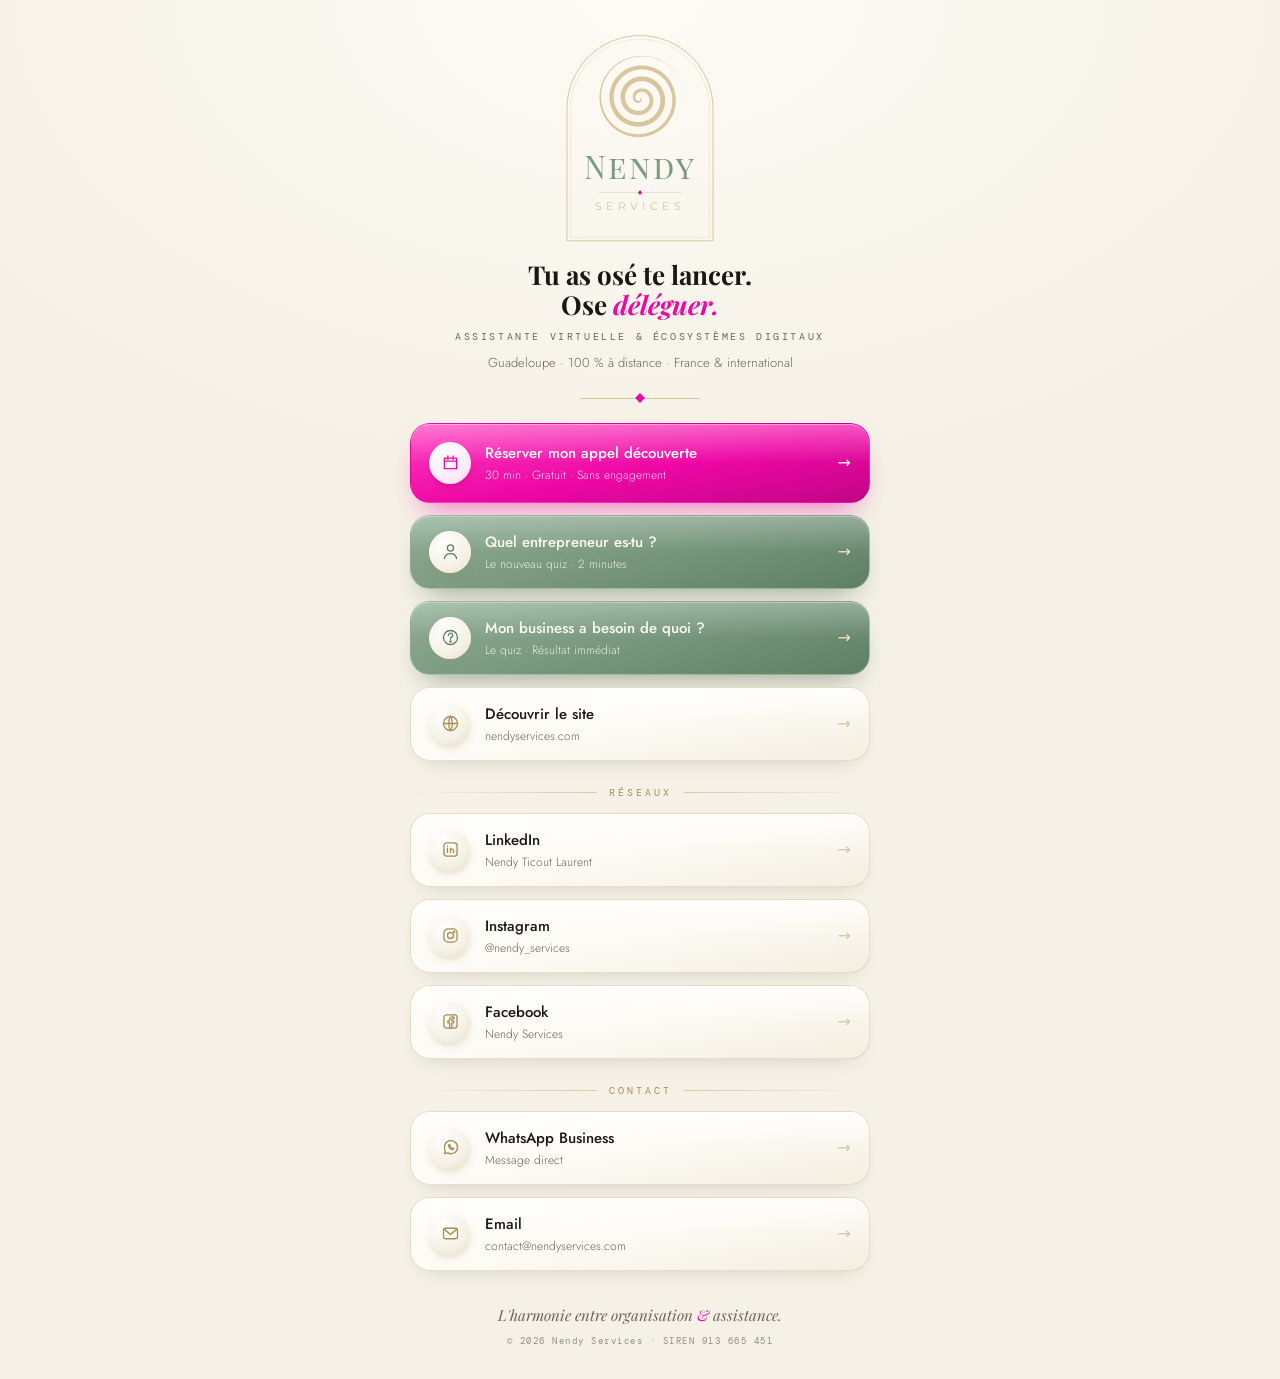
<file: links/index.html>
<!DOCTYPE html>
<html lang="fr">
<head>
<meta charset="UTF-8">
<link rel="icon" href="/favicon.ico" sizes="any">
<link rel="icon" type="image/png" sizes="96x96" href="/img/favicon-96.png">
<link rel="icon" type="image/png" sizes="48x48" href="/img/favicon-48.png">
<link rel="apple-touch-icon" href="/img/apple-touch-icon.png">
<meta name="viewport" content="width=device-width, initial-scale=1.0, viewport-fit=cover">
<title>Nendy Services — Liens</title>
<meta name="description" content="Nendy Services — Assistante virtuelle & écosystèmes digitaux. Réserver un appel, faire le quiz, me suivre.">
<meta name="theme-color" content="#f5f1e6">
<link rel="preconnect" href="https://fonts.googleapis.com">
<link href="https://fonts.googleapis.com/css2?family=Playfair+Display:ital,wght@0,400;0,600;0,700;1,400;1,700&family=Jost:wght@300;400;500&family=DM+Mono:wght@400;500&display=swap" rel="stylesheet">
<style>
:root { --bg:#f5f1e6; --bg2:#ece8db; --white:#fdfbf5; --fg:#1a1714; --fg3:#6b6358; --v:#7b9a80; --f:#ee07a5; --b:#d8c79e; --gold:#a88d55; }
* { box-sizing:border-box; margin:0; padding:0; }
html,body { background:var(--bg); }
body { font-family:'Jost',system-ui,sans-serif; color:var(--fg); min-height:100vh; -webkit-font-smoothing:antialiased;
  background: radial-gradient(ellipse 90% 50% at 50% 0%, #fdfbf5 0%, rgba(253,251,245,0) 70%), var(--bg);
  padding: max(28px, env(safe-area-inset-top)) 18px max(32px, env(safe-area-inset-bottom)); }
.card { max-width:460px; margin:0 auto; display:flex; flex-direction:column; align-items:center; }
.logo { width:150px; height:auto; display:block; margin:6px auto 18px; }
.tagline { font-family:'Playfair Display',serif; font-size:26px; line-height:1.15; text-align:center; font-weight:700; margin-bottom:10px; }
.tagline em { color:var(--f); font-style:italic; }
.role { font-family:'DM Mono',monospace; font-size:9.5px; letter-spacing:2.6px; text-transform:uppercase; color:var(--fg3); text-align:center; line-height:1.8; }
.place { font-size:13px; color:var(--fg3); margin-top:6px; text-align:center; font-weight:300; }
.rule { position:relative; width:120px; height:1px; background:var(--b); margin:26px auto 24px; }
.rule::after { content:''; position:absolute; left:50%; top:50%; width:7px; height:7px; background:var(--f); transform:translate(-50%,-50%) rotate(45deg); }
.links { width:100%; display:flex; flex-direction:column; gap:12px; }
.link { position:relative; overflow:hidden; display:flex; align-items:center; gap:14px; padding:15px 18px; border-radius:20px; text-decoration:none; color:var(--fg);
  background:linear-gradient(170deg,#fffdf8 0%,var(--white) 50%,#f3eee0 100%); border:1px solid rgba(216,199,158,.55);
  box-shadow:0 1px 0 rgba(255,255,255,.9) inset, 0 10px 24px -16px rgba(26,23,20,.25); transition:transform .2s, box-shadow .2s; }
.link::before { content:''; position:absolute; inset:0 0 auto 0; height:50%; background:linear-gradient(180deg,rgba(255,255,255,.65),rgba(255,255,255,0)); pointer-events:none; }
.link > * { position:relative; }
.link:hover { transform:translateY(-2px); box-shadow:0 1px 0 rgba(255,255,255,.9) inset, 0 16px 30px -16px rgba(26,23,20,.3); }
.ico { flex-shrink:0; width:42px; height:42px; border-radius:50%; display:flex; align-items:center; justify-content:center; color:var(--gold);
  background:radial-gradient(circle at 35% 30%,#fff,#f5f1e6 60%,#e6dcc2); box-shadow:0 4px 10px -4px rgba(168,141,85,.5), 0 1px 2px rgba(255,255,255,.8) inset; }
.ico svg { width:21px; height:21px; }
.txt { flex:1; min-width:0; display:flex; flex-direction:column; gap:2px; }
.lbl { font-size:15px; font-weight:500; }
.sub { font-size:12px; color:var(--fg3); font-weight:300; }
.arr { color:var(--b); font-size:16px; transition:transform .2s; }
.link:hover .arr { transform:translateX(3px); }
.featured { background:linear-gradient(170deg,#ff3fbf 0%,var(--f) 55%,#c20587 100%); border-color:transparent; color:#fff;
  box-shadow:0 1px 0 rgba(255,255,255,.35) inset, 0 16px 30px -14px rgba(238,7,165,.6); padding:18px 18px; }
.featured::before { background:linear-gradient(180deg,rgba(255,255,255,.3),rgba(255,255,255,0)); }
.featured .sub { color:rgba(255,255,255,.85); }
.featured .arr { color:#fff; }
.featured .ico { color:var(--f); background:radial-gradient(circle at 35% 30%,#fff,#ffe9f6 65%,#f9c6e6); box-shadow:0 4px 10px -4px rgba(0,0,0,.25); }
.sage { background:linear-gradient(165deg,#8fae94 0%,var(--v) 45%,#5f7f65 100%); border-color:rgba(255,255,255,.25); color:#fdfbf5;
  box-shadow:0 1px 0 rgba(255,255,255,.3) inset, 0 16px 30px -16px rgba(63,92,68,.6); }
.sage::before { background:linear-gradient(180deg,rgba(255,255,255,.25),rgba(255,255,255,0)); }
.sage .sub { color:rgba(253,251,245,.85); }
.sage .arr { color:#f3e6c2; }
.sage .ico { color:#5f7f65; }
.sec { display:flex; align-items:center; gap:12px; margin:14px 0 2px; font-family:'DM Mono',monospace; font-size:9.5px; letter-spacing:3px; text-transform:uppercase; color:var(--gold); }
.sec span { flex:1; height:1px; background:linear-gradient(90deg,rgba(216,199,158,0),rgba(216,199,158,.9)); }
.sec span:last-child { background:linear-gradient(90deg,rgba(216,199,158,.9),rgba(216,199,158,0)); }
.foot { margin-top:34px; text-align:center; }
.foot .sig { font-family:'Playfair Display',serif; font-style:italic; font-size:15px; color:var(--fg3); }
.foot .sig b { color:var(--f); font-weight:400; }
.foot .copy { margin-top:10px; font-family:'DM Mono',monospace; font-size:9px; letter-spacing:1.5px; color:rgba(107,99,88,.7); }
@media (prefers-reduced-motion: no-preference) {
  .card > * { animation: up .7s cubic-bezier(.2,.7,.2,1) both; }
  .links .link { animation: up .6s cubic-bezier(.2,.7,.2,1) both; }
  .links .link:nth-of-type(1){animation-delay:0.20s}.links .link:nth-of-type(2){animation-delay:0.25s}.links .link:nth-of-type(3){animation-delay:0.30s}.links .link:nth-of-type(4){animation-delay:0.35s}.links .link:nth-of-type(5){animation-delay:0.40s}.links .link:nth-of-type(6){animation-delay:0.45s}.links .link:nth-of-type(7){animation-delay:0.50s}.links .link:nth-of-type(8){animation-delay:0.55s}.links .link:nth-of-type(9){animation-delay:0.60s}
  @keyframes up { from { opacity:0; transform:translateY(10px); } to { opacity:1; transform:none; } }
}
</style>
</head>
<body>
<main class="card">
  <svg xmlns="http://www.w3.org/2000/svg" class="logo" role="img" aria-label="Nendy Services" viewBox="160 12 760 1052"><style>@font-face{font-family:'NendyPSC';src:url([data-uri]) format('woff2')}@font-face{font-family:'NendyMont';font-weight:400;src:url([data-uri]) format('woff2')}@font-face{font-family:'NendyMont';font-weight:700;font-style:italic;src:url([data-uri]) format('woff2')}</style><path d="M170,1060 L170,390.0 A370.0,370.0 0 0,1 910,390.0 L910,1060 Z" fill="none" stroke="#d8c79e" stroke-width="5"/><path d="M188,1042 L188,390.0 A352.0,352.0 0 0,1 892,390.0 L892,1042 Z" fill="none" stroke="#d8c79e" stroke-width="1.6"/><path d="M540.00,341.44 L540.17,341.52 L540.34,341.59 L540.49,341.67 L540.64,341.76 L540.79,341.85 L540.92,341.95 L541.05,342.06 L541.18,342.17 L541.29,342.29 L541.41,342.41 L541.51,342.54 L541.61,342.68 L541.70,342.81 L541.78,342.96 L541.86,343.11 L541.93,343.26 L542.00,343.41 L542.05,343.58 L542.10,343.74 L542.15,343.91 L542.18,344.08 L542.21,344.26 L542.24,344.44 L542.25,344.63 L542.26,344.82 L542.26,345.01 L542.25,345.20 L542.23,345.40 L542.21,345.60 L542.17,345.80 L542.13,346.01 L542.08,346.21 L542.02,346.42 L541.95,346.63 L541.87,346.84 L541.78,347.06 L541.69,347.27 L541.58,347.48 L541.46,347.69 L541.33,347.90 L541.19,348.12 L541.04,348.32 L540.89,348.53 L540.72,348.74 L540.54,348.94 L540.35,349.14 L540.15,349.34 L539.93,349.53 L539.71,349.72 L539.48,349.90 L539.24,350.08 L538.99,350.26 L538.72,350.42 L538.45,350.59 L538.17,350.74 L537.88,350.89 L537.57,351.03 L537.26,351.16 L536.94,351.28 L536.61,351.39 L536.28,351.50 L535.93,351.59 L535.57,351.68 L535.21,351.75 L534.84,351.81 L534.46,351.87 L534.08,351.91 L533.69,351.93 L533.29,351.95 L532.89,351.95 L532.48,351.94 L532.06,351.92 L531.64,351.88 L531.22,351.83 L530.80,351.76 L530.37,351.68 L529.93,351.59 L529.50,351.48 L529.06,351.35 L528.62,351.21 L528.19,351.05 L527.75,350.88 L527.31,350.69 L526.87,350.49 L526.43,350.27 L526.00,350.04 L525.57,349.78 L525.14,349.51 L524.72,349.23 L524.30,348.93 L523.88,348.61 L523.47,348.28 L523.06,347.93 L522.67,347.56 L522.28,347.18 L521.89,346.78 L521.52,346.37 L521.15,345.94 L520.80,345.49 L520.45,345.03 L520.12,344.56 L519.79,344.07 L519.48,343.56 L519.18,343.04 L518.90,342.51 L518.62,341.96 L518.36,341.40 L518.12,340.83 L517.89,340.24 L517.68,339.65 L517.48,339.04 L517.30,338.42 L517.13,337.78 L516.99,337.14 L516.86,336.49 L516.75,335.83 L516.66,335.16 L516.59,334.48 L516.54,333.79 L516.50,333.10 L516.49,332.40 L516.50,331.69 L516.53,330.98 L516.59,330.26 L516.66,329.54 L516.76,328.82 L516.88,328.09 L517.02,327.36 L517.18,326.63 L517.37,325.90 L517.58,325.17 L517.81,324.44 L518.07,323.71 L518.35,322.98 L518.65,322.26 L518.98,321.54 L519.33,320.82 L519.70,320.11 L520.10,319.41 L520.52,318.71 L520.97,318.02 L521.43,317.34 L521.93,316.66 L522.44,316.00 L522.98,315.35 L523.54,314.70 L524.12,314.07 L524.73,313.46 L525.35,312.85 L526.00,312.27 L526.68,311.69 L527.37,311.13 L528.08,310.59 L528.81,310.07 L529.57,309.56 L530.34,309.08 L531.13,308.61 L531.94,308.16 L532.77,307.74 L533.62,307.33 L534.48,306.95 L535.36,306.59 L536.26,306.25 L537.17,305.94 L538.09,305.65 L539.03,305.39 L539.98,305.15 L540.95,304.94 L541.93,304.76 L542.91,304.60 L543.91,304.47 L544.92,304.37 L545.94,304.30 L546.96,304.25 L547.99,304.24 L549.03,304.25 L550.07,304.30 L551.12,304.38 L552.17,304.48 L553.22,304.62 L554.28,304.79 L555.34,304.99 L556.39,305.22 L557.45,305.49 L558.50,305.78 L559.55,306.11 L560.60,306.47 L561.64,306.86 L562.67,307.29 L563.70,307.74 L564.72,308.23 L565.74,308.75 L566.74,309.30 L567.73,309.89 L568.71,310.50 L569.68,311.15 L570.63,311.83 L571.57,312.53 L572.49,313.27 L573.40,314.04 L574.29,314.84 L575.16,315.67 L576.01,316.52 L576.84,317.41 L577.65,318.32 L578.43,319.26 L579.20,320.23 L579.94,321.23 L580.65,322.25 L581.34,323.29 L582.00,324.37 L582.63,325.46 L583.24,326.58 L583.81,327.72 L584.36,328.88 L584.88,330.06 L585.36,331.27 L585.81,332.49 L586.23,333.73 L586.61,334.99 L586.97,336.26 L587.28,337.55 L587.56,338.86 L587.81,340.18 L588.01,341.51 L588.18,342.85 L588.32,344.21 L588.41,345.57 L588.47,346.94 L588.48,348.32 L588.46,349.71 L588.40,351.10 L588.30,352.50 L588.15,353.90 L587.97,355.30 L587.75,356.70 L587.48,358.10 L587.18,359.50 L586.83,360.89 L586.44,362.29 L586.02,363.67 L585.54,365.05 L585.03,366.42 L584.48,367.79 L583.89,369.14 L583.25,370.48 L582.58,371.81 L581.86,373.12 L581.10,374.42 L580.31,375.70 L579.47,376.97 L578.60,378.22 L577.68,379.44 L576.73,380.65 L575.74,381.83 L574.71,382.99 L573.65,384.12 L572.55,385.23 L571.41,386.31 L570.24,387.36 L569.03,388.39 L567.80,389.38 L566.52,390.34 L565.22,391.27 L563.88,392.16 L562.52,393.02 L561.12,393.85 L559.70,394.64 L558.25,395.39 L556.77,396.10 L555.26,396.77 L553.74,397.40 L552.19,398.00 L550.61,398.54 L549.02,399.05 L547.40,399.51 L545.77,399.93 L544.12,400.31 L542.45,400.63 L540.76,400.92 L539.07,401.15 L537.36,401.34 L535.64,401.48 L533.91,401.57 L532.17,401.62 L530.42,401.61 L528.67,401.55 L526.91,401.45 L525.15,401.29 L523.39,401.09 L521.63,400.83 L519.87,400.52 L518.11,400.16 L516.36,399.76 L514.62,399.29 L512.88,398.78 L511.15,398.22 L509.43,397.61 L507.72,396.94 L506.02,396.23 L504.34,395.47 L502.68,394.65 L501.03,393.79 L499.40,392.87 L497.80,391.91 L496.21,390.90 L494.65,389.84 L493.12,388.73 L491.61,387.58 L490.12,386.38 L488.67,385.13 L487.25,383.84 L485.86,382.50 L484.51,381.13 L483.19,379.70 L481.90,378.24 L480.65,376.74 L479.44,375.19 L478.28,373.61 L477.15,371.99 L476.06,370.33 L475.02,368.64 L474.03,366.91 L473.07,365.15 L472.17,363.36 L471.32,361.54 L470.51,359.68 L469.75,357.80 L469.05,355.89 L468.39,353.96 L467.79,352.00 L467.24,350.02 L466.75,348.02 L466.31,345.99 L465.93,343.95 L465.60,341.90 L465.34,339.82 L465.12,337.74 L464.97,335.64 L464.88,333.53 L464.84,331.42 L464.87,329.29 L464.95,327.16 L465.10,325.03 L465.31,322.90 L465.57,320.76 L465.90,318.63 L466.29,316.50 L466.74,314.38 L467.25,312.26 L467.83,310.15 L468.46,308.05 L469.16,305.97 L469.91,303.89 L470.73,301.84 L471.61,299.80 L472.54,297.78 L473.54,295.78 L474.59,293.80 L475.71,291.85 L476.88,289.93 L478.11,288.03 L479.39,286.16 L480.74,284.32 L482.13,282.52 L483.59,280.75 L485.09,279.02 L486.65,277.32 L488.26,275.67 L489.92,274.06 L491.63,272.48 L493.39,270.96 L495.20,269.48 L497.06,268.04 L498.96,266.66 L500.90,265.32 L502.88,264.04 L504.91,262.80 L506.98,261.63 L509.08,260.50 L511.23,259.44 L513.40,258.43 L515.62,257.48 L517.86,256.59 L520.13,255.76 L522.44,255.00 L524.77,254.30 L527.12,253.66 L529.51,253.08 L531.91,252.57 L534.33,252.13 L536.77,251.76 L539.23,251.45 L541.70,251.21 L544.19,251.04 L546.68,250.94 L549.19,250.91 L551.70,250.95 L554.21,251.06 L556.73,251.25 L559.25,251.50 L561.77,251.83 L564.29,252.22 L566.80,252.69 L569.30,253.24 L571.79,253.85 L574.28,254.53 L576.75,255.29 L579.20,256.12 L581.63,257.01 L584.05,257.98 L586.45,259.02 L588.82,260.13 L591.16,261.31 L593.48,262.56 L595.77,263.87 L598.02,265.26 L600.24,266.71 L602.43,268.22 L604.58,269.80 L606.69,271.45 L608.75,273.15 L610.78,274.92 L612.76,276.75 L614.69,278.64 L616.57,280.59 L618.40,282.60 L620.18,284.66 L621.91,286.78 L623.58,288.95 L625.19,291.17 L626.74,293.44 L628.24,295.76 L629.67,298.13 L631.03,300.55 L632.34,303.00 L633.57,305.50 L634.74,308.04 L635.84,310.62 L636.87,313.23 L637.83,315.88 L638.71,318.57 L639.53,321.28 L640.26,324.02 L640.92,326.79 L641.51,329.58 L642.02,332.39 L642.45,335.23 L642.80,338.08 L643.07,340.95 L643.26,343.83 L643.37,346.73 L643.40,349.63 L643.35,352.54 L643.22,355.45 L643.00,358.37 L642.70,361.29 L642.32,364.20 L641.86,367.11 L641.31,370.01 L640.68,372.91 L639.97,375.79 L639.17,378.66 L638.30,381.51 L637.34,384.34 L636.30,387.15 L635.17,389.94 L633.97,392.70 L632.69,395.43 L631.33,398.13 L629.89,400.80 L628.37,403.44 L626.77,406.03 L625.10,408.59 L623.35,411.11 L621.53,413.58 L619.64,416.00 L617.67,418.38 L615.64,420.71 L613.53,422.98 L611.36,425.20 L609.11,427.36 L606.81,429.46 L604.44,431.50 L602.01,433.48 L599.51,435.40 L596.96,437.25 L594.36,439.03 L591.69,440.74 L588.98,442.38 L586.21,443.94 L583.39,445.43 L580.53,446.85 L577.62,448.19 L574.67,449.44 L571.68,450.62 L568.65,451.72 L565.58,452.73 L562.48,453.66 L559.34,454.50 L556.18,455.26 L552.99,455.92 L549.77,456.50 L546.53,456.99 L543.28,457.40 L540.00,457.71 L536.71,457.92 L533.41,458.05 L530.10,458.08 L526.78,458.03 L523.45,457.87 L520.13,457.63 L516.81,457.29 L513.49,456.85 L510.17,456.33 L506.87,455.70 L503.57,454.99 L500.29,454.18 L497.03,453.27 L493.78,452.28 L490.56,451.19 L487.37,450.01 L484.20,448.73 L481.06,447.37 L477.95,445.91 L474.88,444.36 L471.85,442.73 L468.86,441.01 L465.91,439.20 L463.00,437.30 L460.15,435.32 L457.34,433.26 L454.59,431.11 L451.90,428.88 L449.26,426.58 L446.68,424.19 L444.17,421.73 L441.72,419.19 L439.33,416.58 L437.02,413.90 L434.77,411.15 L432.60,408.33 L430.51,405.45 L428.49,402.50 L426.56,399.49 L424.70,396.42 L422.93,393.29 L421.24,390.11 L419.64,386.87 L418.12,383.59 L416.70,380.26 L415.37,376.88 L414.12,373.46 L412.98,369.99 L411.93,366.49 L410.97,362.96 L410.12,359.39 L409.36,355.79 L408.70,352.17 L408.14,348.52 L407.69,344.84 L407.33,341.15 L407.08,337.45 L406.94,333.73 L406.89,330.00 L406.95,326.26 L407.12,322.52 L407.39,318.78 L407.77,315.04 L408.25,311.30 L408.84,307.57 L409.54,303.85 L410.34,300.15 L411.24,296.46 L412.25,292.79 L413.37,289.14 L414.59,285.52 L415.91,281.93 L417.33,278.37 L418.86,274.84 L420.49,271.35 L422.22,267.90 L424.05,264.50 L425.98,261.14 L428.00,257.83 L430.12,254.57 L432.34,251.36 L434.65,248.21 L437.05,245.13 L439.54,242.10 L442.12,239.14 L444.79,236.25 L447.54,233.43 L450.38,230.68 L453.29,228.00 L456.29,225.41 L459.37,222.89 L462.52,220.46 L465.74,218.11 L469.03,215.85 L472.40,213.68 L475.82,211.59 L479.32,209.60 L482.87,207.71 L486.48,205.91 L490.15,204.22 L493.87,202.62 L497.64,201.12 L501.46,199.73 L505.32,198.44 L509.22,197.26 L513.17,196.19 L517.15,195.22 L521.16,194.37 L525.20,193.63 L529.27,193.00 L533.37,192.48 L537.48,192.08 L541.61,191.79 L545.76,191.62 L549.91,191.56 L554.08,191.62 L558.24,191.80 L562.41,192.09 L566.58,192.50 L570.74,193.03 L574.89,193.68 L579.03,194.44 L583.16,195.33 L587.27,196.32 L591.35,197.44 L595.41,198.67 L599.44,200.02 L603.44,201.48 L607.40,203.05 L611.32,204.74 L615.20,206.54 L619.04,208.46 L622.83,210.48 L626.57,212.61 L630.25,214.85 L633.88,217.20 L637.44,219.65 L640.94,222.21 L644.37,224.86 L647.74,227.62 L651.03,230.48 L654.24,233.43 L657.38,236.47 L660.44,239.61 L663.41,242.84 L666.30,246.15 L669.09,249.56 L671.80,253.04 L674.41,256.60 L676.93,260.25 L679.34,263.97 L681.66,267.76 L683.87,271.62 L685.98,275.55 L687.98,279.54 L689.87,283.59 L691.65,287.71 L693.31,291.88 L694.86,296.10 L696.30,300.37 L697.62,304.68 L698.81,309.04 L699.89,313.44 L700.85,317.87 L701.68,322.34 L702.39,326.84 L702.97,331.36 L703.43,335.90 L703.76,340.46 L703.96,345.04 L704.04,349.63 L703.98,354.23 L703.80,358.83 L703.49,363.43 L703.04,368.04 L702.47,372.63 L701.77,377.21 L700.94,381.78 L699.98,386.34 L698.89,390.87 L697.68,395.38 L696.33,399.85 L694.86,404.30 L693.26,408.71 L691.54,413.08 L689.69,417.41 L687.72,421.70 L685.62,425.93 L683.40,430.11 L681.07,434.23 L678.61,438.30 L676.04,442.29 L673.35,446.23 L670.55,450.09 L667.64,453.87 L664.61,457.59 L661.48,461.22 L658.25,464.76 L654.91,468.22 L651.47,471.60 L647.93,474.88 L644.29,478.06 L640.56,481.15 L636.74,484.13 L632.83,487.01 L628.83,489.79 L624.76,492.46 L620.60,495.01 L616.37,497.46 L612.06,499.78 L607.68,501.99 L603.23,504.08 L598.72,506.05 L594.15,507.89 L589.53,509.61 L584.85,511.20 L580.11,512.66 L575.34,513.99 L570.52,515.18 L565.66,516.25 L560.76,517.18 L555.83,517.97 L550.88,518.62 L545.90,519.14 L540.90,519.52 L535.88,519.75 L530.85,519.85 L525.81,519.81 L520.77,519.63 L515.73,519.30 L510.68,518.83 L505.65,518.22 L500.62,517.51 L495.61,516.66 L490.61,515.67 L485.63,514.54 L480.67,513.26 L475.75,511.84 L470.86,510.28 L466.00,508.59 L461.19,506.75 L456.42,504.78 L451.70,502.67 L447.04,500.42 L442.43,498.04 L437.88,495.52 L433.40,492.88 L428.98,490.11 L424.64,487.20 L420.37,484.17 L416.18,481.02 L412.08,477.75 L408.06,474.35 L404.13,470.84 L400.29,467.22 L396.56,463.48 L392.92,459.63 L389.38,455.67 L385.96,451.61 L382.64,447.45 L379.43,443.19 L376.35,438.84 L373.37,434.39 L370.53,429.85 L367.80,425.23 L365.20,420.52 L362.73,415.74 L360.39,410.88 L358.19,405.95 L356.12,400.95 L354.19,395.88 L352.40,390.76 L350.75,385.58 L349.24,380.34 L347.88,375.06 L346.67,369.73 L345.60,364.36 L344.69,358.96 L343.92,353.52 L343.31,348.06 L342.85,342.57 L342.54,337.07 L342.39,331.54 L342.40,326.01 L342.55,320.47 L342.87,314.93 L343.34,309.39 L343.97,303.86 L344.75,298.34 L345.69,292.83 L346.78,287.34 L348.03,281.88 L349.44,276.45 L351.00,271.05 L352.71,265.69 L354.57,260.37 L356.59,255.10 L358.76,249.88 L361.07,244.71 L363.54,239.60 L366.15,234.56 L368.90,229.58 L371.80,224.68 L374.84,219.85 L378.02,215.10 L381.33,210.44 L384.78,205.87 L388.36,201.38 L392.07,196.99 L395.91,192.70 L399.87,188.52 L403.96,184.44 L408.16,180.47 L412.48,176.62 L416.91,172.88 L421.45,169.27 L426.10,165.77 L430.85,162.41 L435.70,159.17 L440.65,156.07 L445.69,153.10 L450.82,150.28 L456.03,147.59 L461.32,145.04 L466.69,142.65 L472.13,140.40 L477.64,138.30 L483.22,136.35 L488.85,134.56 L494.54,132.93 L500.29,131.45 L506.08,130.14 L511.91,128.98 L517.78,127.99 L523.68,127.16 L529.62,126.49 L535.58,126.00 L541.55,125.67 L547.55,125.50 L553.55,125.51 L559.56,125.68 L565.57,126.02 L571.57,126.53 L577.57,127.21 L583.55,128.06 L589.52,129.08 L595.46,130.27 L601.37,131.62 L607.25,133.15 L613.10,134.83 L618.90,136.69 L624.66,138.71 L630.36,140.89 L636.01,143.23 L641.60,145.74 L647.12,148.40 L652.57,151.22 L657.95,154.20 L663.25,157.33 L668.46,160.61 L673.59,164.05 L678.63,167.62 L683.57,171.35 L688.41,175.21 L693.14,179.22 L697.77,183.36 L702.29,187.63 L706.68,192.04 L710.96,196.57 L715.12,201.22 L719.15,206.00 L723.05,210.89 L726.81,215.90 L730.44,221.02 L733.92,226.24 L737.26,231.57 L740.46,236.99 L743.51,242.51 L746.40,248.12 L749.14,253.81 L751.72,259.58 L754.12,265.44 L756.37,271.37 L758.45,277.37 L760.36,283.43 L762.11,289.55 L763.68,295.72 L765.09,301.94 L766.32,308.20 L767.37,314.50 L768.25,320.84 L768.96,327.21 L769.48,333.60 L769.83,340.01 L770.17,339.99 L769.83,333.57 L769.30,327.17 L768.60,320.80 L767.73,314.45 L766.67,308.14 L765.45,301.86 L764.05,295.63 L762.47,289.45 L760.73,283.32 L758.82,277.25 L756.74,271.24 L754.50,265.30 L752.09,259.43 L749.54,253.62 L746.83,247.90 L743.96,242.27 L740.94,236.72 L737.78,231.26 L734.46,225.90 L731.00,220.64 L727.39,215.48 L723.65,210.43 L719.78,205.49 L715.77,200.67 L711.63,195.96 L707.37,191.38 L702.98,186.92 L698.48,182.59 L693.86,178.40 L689.13,174.34 L684.30,170.41 L679.36,166.63 L674.33,162.99 L669.20,159.49 L663.98,156.14 L658.67,152.94 L653.29,149.90 L647.82,147.01 L642.29,144.27 L636.68,141.70 L631.01,139.28 L625.28,137.03 L619.50,134.93 L613.66,133.01 L607.79,131.24 L601.87,129.65 L595.91,128.22 L589.92,126.96 L583.91,125.86 L577.87,124.94 L571.82,124.19 L565.75,123.60 L559.68,123.19 L553.60,122.95 L547.53,122.87 L541.46,122.97 L535.40,123.23 L529.36,123.66 L523.34,124.26 L517.34,125.03 L511.38,125.96 L505.44,127.06 L499.55,128.33 L493.70,129.75 L487.90,131.34 L482.15,133.08 L476.46,134.99 L470.83,137.04 L465.26,139.26 L459.76,141.62 L454.34,144.14 L448.99,146.80 L443.73,149.61 L438.55,152.56 L433.46,155.65 L428.47,158.88 L423.57,162.25 L418.77,165.74 L414.08,169.37 L409.49,173.12 L405.01,176.99 L400.65,180.98 L396.41,185.09 L392.28,189.31 L388.28,193.64 L384.41,198.08 L380.66,202.62 L377.05,207.25 L373.57,211.98 L370.23,216.80 L367.02,221.71 L363.96,226.70 L361.04,231.77 L358.27,236.91 L355.64,242.13 L353.16,247.41 L350.84,252.75 L348.66,258.15 L346.64,263.60 L344.77,269.10 L343.06,274.64 L341.51,280.23 L340.11,285.85 L338.88,291.50 L337.80,297.18 L336.88,302.88 L336.12,308.60 L335.52,314.34 L335.09,320.08 L334.81,325.82 L334.69,331.57 L334.74,337.31 L334.94,343.04 L335.31,348.76 L335.83,354.46 L336.51,360.14 L337.35,365.79 L338.35,371.41 L339.50,377.00 L340.80,382.55 L342.26,388.05 L343.87,393.50 L345.63,398.90 L347.54,404.25 L349.59,409.53 L351.79,414.75 L354.13,419.91 L356.61,424.99 L359.23,429.99 L361.99,434.91 L364.87,439.75 L367.90,444.51 L371.04,449.17 L374.32,453.74 L377.72,458.21 L381.24,462.58 L384.87,466.85 L388.62,471.01 L392.48,475.06 L396.45,478.99 L400.52,482.81 L404.69,486.51 L408.97,490.10 L413.33,493.55 L417.79,496.88 L422.33,500.08 L426.96,503.15 L431.66,506.09 L436.44,508.89 L441.30,511.56 L446.22,514.08 L451.20,516.47 L456.25,518.71 L461.35,520.81 L466.50,522.77 L471.70,524.58 L476.94,526.24 L482.23,527.75 L487.54,529.11 L492.89,530.32 L498.27,531.39 L503.67,532.30 L509.09,533.01 L514.52,533.57 L519.96,533.98 L525.41,534.24 L530.85,534.34 L536.29,534.30 L541.71,534.10 L547.13,533.74 L552.52,533.24 L557.89,532.59 L563.24,531.79 L568.55,530.84 L573.83,529.74 L579.07,528.50 L584.27,527.11 L589.42,525.58 L594.52,523.91 L599.56,522.10 L604.55,520.15 L609.47,518.06 L614.33,515.84 L619.12,513.49 L623.83,511.00 L628.47,508.39 L633.03,505.66 L637.50,502.80 L641.89,499.82 L646.19,496.72 L650.39,493.50 L654.49,490.18 L658.50,486.74 L662.40,483.20 L666.20,479.56 L669.89,475.81 L673.47,471.97 L676.94,468.03 L680.29,464.00 L683.52,459.89 L686.64,455.69 L689.63,451.41 L692.49,447.06 L695.23,442.63 L697.84,438.13 L700.32,433.57 L702.67,428.94 L704.89,424.26 L706.97,419.52 L708.91,414.73 L710.72,409.89 L712.39,405.02 L713.92,400.10 L715.32,395.15 L716.57,390.17 L717.67,385.16 L718.64,380.13 L719.47,375.08 L720.15,370.01 L720.69,364.94 L721.08,359.85 L721.34,354.77 L721.45,349.68 L721.42,344.61 L721.24,339.54 L720.93,334.48 L720.47,329.44 L719.87,324.42 L719.14,319.43 L718.27,314.47 L717.25,309.54 L716.11,304.64 L714.82,299.79 L713.41,294.98 L711.86,290.22 L710.18,285.51 L708.37,280.85 L706.44,276.25 L704.38,271.72 L702.19,267.25 L699.89,262.85 L697.46,258.52 L694.92,254.26 L692.27,250.09 L689.50,245.99 L686.62,241.98 L683.63,238.06 L680.54,234.22 L677.35,230.49 L674.06,226.84 L670.67,223.30 L667.19,219.85 L663.62,216.51 L659.96,213.27 L656.22,210.15 L652.39,207.13 L648.49,204.22 L644.51,201.43 L640.47,198.76 L636.35,196.20 L632.17,193.76 L627.93,191.45 L623.63,189.25 L619.28,187.18 L614.88,185.24 L610.43,183.42 L605.94,181.73 L601.40,180.17 L596.84,178.74 L592.24,177.44 L587.61,176.27 L582.96,175.23 L578.28,174.32 L573.59,173.55 L568.89,172.90 L564.18,172.40 L559.46,172.02 L554.74,171.78 L550.02,171.66 L545.30,171.69 L540.60,171.84 L535.90,172.12 L531.23,172.54 L526.57,173.09 L521.94,173.76 L517.33,174.56 L512.76,175.49 L508.22,176.55 L503.72,177.73 L499.25,179.04 L494.84,180.47 L490.47,182.02 L486.15,183.69 L481.89,185.48 L477.68,187.38 L473.54,189.40 L469.46,191.53 L465.45,193.77 L461.50,196.12 L457.63,198.57 L453.84,201.13 L450.12,203.79 L446.49,206.55 L442.94,209.40 L439.48,212.35 L436.10,215.39 L432.82,218.52 L429.63,221.74 L426.53,225.04 L423.54,228.42 L420.64,231.88 L417.85,235.41 L415.16,239.01 L412.58,242.69 L410.10,246.42 L407.74,250.22 L405.48,254.08 L403.34,258.00 L401.31,261.97 L399.39,265.98 L397.59,270.05 L395.91,274.15 L394.35,278.30 L392.91,282.48 L391.58,286.69 L390.38,290.94 L389.30,295.20 L388.33,299.49 L387.50,303.80 L386.78,308.13 L386.18,312.46 L385.71,316.81 L385.36,321.16 L385.14,325.51 L385.03,329.86 L385.05,334.20 L385.19,338.53 L385.45,342.86 L385.83,347.16 L386.33,351.45 L386.95,355.71 L387.69,359.95 L388.55,364.16 L389.52,368.34 L390.60,372.48 L391.81,376.59 L393.12,380.65 L394.54,384.67 L396.08,388.64 L397.72,392.56 L399.47,396.42 L401.32,400.23 L403.28,403.98 L405.34,407.67 L407.49,411.29 L409.75,414.84 L412.10,418.32 L414.54,421.74 L417.07,425.07 L419.69,428.33 L422.40,431.51 L425.19,434.60 L428.06,437.61 L431.01,440.54 L434.04,443.38 L437.14,446.12 L440.31,448.77 L443.55,451.33 L446.85,453.80 L450.22,456.16 L453.64,458.43 L457.13,460.59 L460.66,462.66 L464.25,464.62 L467.88,466.47 L471.56,468.22 L475.28,469.87 L479.04,471.40 L482.83,472.83 L486.65,474.15 L490.51,475.36 L494.39,476.45 L498.29,477.44 L502.21,478.31 L506.15,479.08 L510.10,479.73 L514.06,480.27 L518.03,480.70 L522.00,481.01 L525.97,481.21 L529.94,481.30 L533.91,481.28 L537.86,481.15 L541.81,480.91 L545.73,480.56 L549.64,480.10 L553.53,479.53 L557.39,478.85 L561.23,478.06 L565.04,477.17 L568.81,476.18 L572.54,475.08 L576.24,473.88 L579.90,472.58 L583.51,471.17 L587.08,469.67 L590.59,468.08 L594.05,466.38 L597.46,464.60 L600.81,462.72 L604.10,460.75 L607.33,458.70 L610.49,456.56 L613.58,454.33 L616.61,452.03 L619.57,449.64 L622.45,447.18 L625.25,444.64 L627.98,442.02 L630.63,439.34 L633.20,436.59 L635.68,433.77 L638.08,430.89 L640.40,427.95 L642.62,424.95 L644.76,421.89 L646.81,418.78 L648.76,415.62 L650.62,412.42 L652.39,409.17 L654.06,405.87 L655.64,402.54 L657.12,399.17 L658.50,395.76 L659.78,392.33 L660.97,388.87 L662.05,385.38 L663.03,381.87 L663.91,378.34 L664.69,374.79 L665.37,371.23 L665.95,367.66 L666.43,364.08 L666.80,360.50 L667.08,356.91 L667.25,353.33 L667.32,349.75 L667.29,346.17 L667.16,342.60 L666.93,339.05 L666.60,335.51 L666.17,331.99 L665.65,328.49 L665.02,325.01 L664.31,321.56 L663.49,318.14 L662.58,314.74 L661.58,311.38 L660.49,308.06 L659.31,304.78 L658.03,301.53 L656.67,298.34 L655.23,295.18 L653.69,292.08 L652.08,289.02 L650.38,286.02 L648.60,283.07 L646.74,280.19 L644.81,277.36 L642.80,274.59 L640.72,271.88 L638.57,269.24 L636.35,266.67 L634.06,264.16 L631.71,261.73 L629.30,259.37 L626.82,257.08 L624.29,254.86 L621.70,252.73 L619.06,250.67 L616.37,248.69 L613.63,246.79 L610.84,244.98 L608.01,243.24 L605.13,241.59 L602.22,240.03 L599.27,238.55 L596.29,237.16 L593.27,235.85 L590.23,234.64 L587.16,233.51 L584.06,232.47 L580.95,231.52 L577.82,230.66 L574.67,229.90 L571.50,229.22 L568.33,228.63 L565.15,228.13 L561.96,227.73 L558.77,227.41 L555.58,227.19 L552.39,227.06 L549.20,227.01 L546.03,227.06 L542.86,227.19 L539.71,227.42 L536.56,227.73 L533.44,228.13 L530.34,228.61 L527.26,229.18 L524.20,229.84 L521.17,230.58 L518.17,231.41 L515.20,232.31 L512.26,233.30 L509.36,234.37 L506.50,235.52 L503.68,236.74 L500.90,238.04 L498.16,239.42 L495.47,240.86 L492.83,242.38 L490.24,243.97 L487.70,245.63 L485.21,247.36 L482.78,249.15 L480.41,251.00 L478.09,252.91 L475.84,254.89 L473.65,256.92 L471.52,259.01 L469.46,261.15 L467.46,263.35 L465.53,265.59 L463.67,267.89 L461.88,270.23 L460.16,272.61 L458.51,275.03 L456.93,277.50 L455.43,280.00 L454.01,282.53 L452.66,285.10 L451.38,287.70 L450.19,290.33 L449.07,292.98 L448.02,295.66 L447.06,298.35 L446.18,301.07 L445.37,303.81 L444.65,306.56 L444.00,309.32 L443.43,312.09 L442.95,314.87 L442.54,317.65 L442.21,320.44 L441.97,323.23 L441.80,326.02 L441.71,328.80 L441.70,331.58 L441.77,334.34 L441.91,337.10 L442.14,339.85 L442.44,342.58 L442.81,345.30 L443.27,347.99 L443.79,350.67 L444.39,353.32 L445.07,355.94 L445.81,358.54 L446.63,361.11 L447.51,363.65 L448.47,366.15 L449.49,368.62 L450.58,371.06 L451.74,373.45 L452.95,375.81 L454.24,378.12 L455.58,380.39 L456.98,382.62 L458.44,384.79 L459.96,386.92 L461.53,389.00 L463.16,391.03 L464.83,393.01 L466.56,394.93 L468.34,396.80 L470.16,398.61 L472.03,400.36 L473.95,402.05 L475.90,403.69 L477.89,405.26 L479.93,406.77 L481.99,408.22 L484.09,409.61 L486.23,410.93 L488.39,412.19 L490.58,413.38 L492.80,414.51 L495.05,415.57 L497.31,416.56 L499.60,417.49 L501.90,418.34 L504.22,419.13 L506.56,419.85 L508.90,420.50 L511.26,421.09 L513.62,421.60 L516.00,422.05 L518.37,422.42 L520.75,422.73 L523.13,422.97 L525.50,423.14 L527.88,423.25 L530.25,423.28 L532.61,423.25 L534.96,423.16 L537.30,422.99 L539.62,422.76 L541.94,422.47 L544.23,422.11 L546.51,421.68 L548.76,421.20 L551.00,420.65 L553.21,420.04 L555.39,419.37 L557.55,418.64 L559.68,417.85 L561.78,417.01 L563.84,416.10 L565.88,415.15 L567.87,414.14 L569.84,413.07 L571.76,411.96 L573.65,410.79 L575.49,409.57 L577.30,408.31 L579.06,407.00 L580.77,405.65 L582.44,404.25 L584.07,402.81 L585.65,401.33 L587.18,399.81 L588.66,398.25 L590.09,396.66 L591.47,395.03 L592.80,393.37 L594.07,391.68 L595.29,389.95 L596.46,388.21 L597.57,386.43 L598.63,384.63 L599.64,382.81 L600.58,380.96 L601.47,379.10 L602.31,377.22 L603.08,375.32 L603.80,373.41 L604.47,371.49 L605.07,369.55 L605.62,367.61 L606.11,365.66 L606.54,363.70 L606.91,361.74 L607.23,359.77 L607.49,357.81 L607.69,355.85 L607.83,353.89 L607.92,351.93 L607.95,349.98 L607.93,348.04 L607.85,346.10 L607.71,344.18 L607.53,342.27 L607.28,340.37 L606.99,338.49 L606.64,336.63 L606.24,334.78 L605.79,332.95 L605.29,331.15 L604.74,329.36 L604.14,327.60 L603.49,325.87 L602.80,324.16 L602.06,322.48 L601.27,320.83 L600.44,319.21 L599.57,317.62 L598.66,316.06 L597.71,314.54 L596.72,313.05 L595.69,311.59 L594.62,310.18 L593.52,308.80 L592.38,307.46 L591.21,306.15 L590.01,304.89 L588.77,303.67 L587.51,302.49 L586.22,301.35 L584.91,300.25 L583.57,299.20 L582.20,298.19 L580.81,297.23 L579.41,296.31 L577.98,295.43 L576.53,294.60 L575.07,293.82 L573.60,293.08 L572.10,292.39 L570.60,291.75 L569.09,291.15 L567.56,290.60 L566.03,290.10 L564.49,289.64 L562.95,289.23 L561.40,288.87 L559.85,288.55 L558.30,288.28 L556.75,288.06 L555.21,287.88 L553.66,287.75 L552.12,287.66 L550.59,287.62 L549.06,287.63 L547.54,287.68 L546.03,287.77 L544.53,287.90 L543.05,288.08 L541.58,288.30 L540.12,288.57 L538.68,288.87 L537.25,289.21 L535.85,289.60 L534.46,290.02 L533.09,290.48 L531.75,290.98 L530.42,291.51 L529.12,292.08 L527.85,292.68 L526.60,293.32 L525.37,293.99 L524.18,294.69 L523.01,295.43 L521.87,296.19 L520.76,296.98 L519.67,297.80 L518.62,298.65 L517.60,299.52 L516.62,300.42 L515.66,301.34 L514.74,302.28 L513.85,303.25 L513.00,304.23 L512.18,305.23 L511.39,306.25 L510.65,307.29 L509.93,308.34 L509.25,309.41 L508.61,310.49 L508.01,311.58 L507.44,312.69 L506.91,313.80 L506.41,314.92 L505.95,316.05 L505.53,317.18 L505.14,318.32 L504.79,319.47 L504.48,320.61 L504.21,321.76 L503.97,322.91 L503.76,324.05 L503.59,325.20 L503.46,326.34 L503.37,327.47 L503.30,328.61 L503.28,329.73 L503.28,330.85 L503.32,331.96 L503.40,333.06 L503.50,334.15 L503.64,335.23 L503.81,336.29 L504.01,337.35 L504.24,338.39 L504.51,339.41 L504.80,340.42 L505.12,341.41 L505.46,342.38 L505.84,343.34 L506.24,344.28 L506.67,345.19 L507.12,346.09 L507.59,346.96 L508.09,347.82 L508.61,348.65 L509.15,349.46 L509.72,350.24 L510.30,351.00 L510.90,351.74 L511.52,352.45 L512.16,353.13 L512.81,353.79 L513.48,354.43 L514.16,355.04 L514.85,355.62 L515.56,356.17 L516.28,356.70 L517.01,357.20 L517.74,357.67 L518.49,358.11 L519.24,358.53 L520.00,358.91 L520.77,359.27 L521.54,359.60 L522.31,359.91 L523.09,360.18 L523.87,360.43 L524.65,360.65 L525.42,360.84 L526.20,361.01 L526.98,361.15 L527.75,361.26 L528.52,361.34 L529.28,361.40 L530.04,361.44 L530.79,361.44 L531.53,361.42 L532.27,361.38 L532.99,361.31 L533.71,361.22 L534.42,361.11 L535.11,360.97 L535.80,360.81 L536.47,360.62 L537.12,360.42 L537.76,360.20 L538.39,359.95 L539.00,359.69 L539.60,359.40 L540.18,359.10 L540.74,358.79 L541.29,358.45 L541.81,358.10 L542.32,357.73 L542.81,357.35 L543.28,356.96 L543.73,356.55 L544.16,356.13 L544.57,355.70 L544.96,355.26 L545.32,354.81 L545.67,354.35 L545.99,353.89 L546.29,353.41 L546.57,352.93 L546.83,352.45 L547.06,351.96 L547.27,351.46 L547.46,350.97 L547.63,350.47 L547.78,349.97 L547.90,349.47 L548.00,348.98 L548.08,348.48 L548.13,347.99 L548.17,347.50 L548.18,347.01 L548.17,346.53 L548.14,346.06 L548.09,345.59 L548.01,345.13 L547.92,344.68 L547.81,344.24 L547.68,343.81 L547.53,343.40 L547.36,342.99 L547.18,342.60 L546.97,342.22 L546.76,341.85 L546.52,341.51 L546.27,341.17 L546.01,340.86 L545.73,340.56 L545.44,340.28 L545.14,340.01 L544.83,339.77 L544.51,339.55 L544.19,339.34 L543.85,339.16 L543.51,339.00 L543.16,338.85 L542.81,338.73 L542.46,338.63 L542.10,338.56 L541.74,338.50 L541.39,338.47 L541.04,338.46 L540.69,338.47 L540.34,338.50 L540.00,338.56Z" fill="#d8c79e"/><text x="540" y="745" text-anchor="middle" font-family="NendyPSC" font-weight="400" font-size="158" letter-spacing="12" fill="#7b9a80" >Nendy</text><line x1="330" y1="815" x2="750" y2="815" stroke="#d8c79e" stroke-width="2.5"/><path d="M540,804 L551,815 L540,826 L529,815Z" fill="#ee07a5"/><text x="540" y="905" text-anchor="middle" font-family="NendyMont" font-weight="400" font-size="58" letter-spacing="22" fill="#d8c79e" >SERVICES</text></svg>
  <h1 class="tagline">Tu as osé te lancer.<br>Ose <em>déléguer.</em></h1>
  <p class="role">Assistante virtuelle &amp; écosystèmes digitaux</p>
  <p class="place">Guadeloupe · 100 % à distance · France &amp; international</p>
  <div class="rule"></div>
  <nav class="links">
    <a href="https://calendar.notion.so/meet/nendyticout/appeldecouverte" class="link featured" target="_blank" rel="noopener">
      <span class="ico"><svg viewBox="0 0 24 24" fill="none" stroke="currentColor" stroke-width="1.5" stroke-linecap="round" stroke-linejoin="round"><path d="M5 7h14v12H5z"/><path d="M5 10.5h14M9 4.5v4M15 4.5v4"/></svg></span>
      <span class="txt"><span class="lbl">Réserver mon appel découverte</span><span class="sub">30 min · Gratuit · Sans engagement</span></span>
      <span class="arr">→</span>
    </a>
    <a href="https://nendyservices.com/entrepreneur/" class="link sage" target="_blank" rel="noopener">
      <span class="ico"><svg viewBox="0 0 24 24" fill="none" stroke="currentColor" stroke-width="1.5" stroke-linecap="round" stroke-linejoin="round"><circle cx="12" cy="8" r="3.5"/><path d="M5 20c.8-3.6 3.6-5.5 7-5.5s6.2 1.9 7 5.5"/></svg></span>
      <span class="txt"><span class="lbl">Quel entrepreneur es-tu ?</span><span class="sub">Le nouveau quiz · 2 minutes</span></span>
      <span class="arr">→</span>
    </a>
    <a href="https://nendyservices.com/quiz/" class="link sage" target="_blank" rel="noopener">
      <span class="ico"><svg viewBox="0 0 24 24" fill="none" stroke="currentColor" stroke-width="1.5" stroke-linecap="round" stroke-linejoin="round"><circle cx="12" cy="12" r="8"/><path d="M9.6 9.6a2.5 2.5 0 1 1 3.4 2.3c-.6.3-1 .8-1 1.5v.6"/><circle cx="12" cy="16.6" r=".6" fill="currentColor"/></svg></span>
      <span class="txt"><span class="lbl">Mon business a besoin de quoi ?</span><span class="sub">Le quiz · Résultat immédiat</span></span>
      <span class="arr">→</span>
    </a>
    <a href="https://nendyservices.com" class="link " target="_blank" rel="noopener">
      <span class="ico"><svg viewBox="0 0 24 24" fill="none" stroke="currentColor" stroke-width="1.5" stroke-linecap="round" stroke-linejoin="round"><circle cx="12" cy="12" r="8"/><path d="M4 12h16M12 4c2.5 2.6 2.5 13.4 0 16M12 4c-2.5 2.6-2.5 13.4 0 16"/></svg></span>
      <span class="txt"><span class="lbl">Découvrir le site</span><span class="sub">nendyservices.com</span></span>
      <span class="arr">→</span>
    </a>
    <div class="sec"><span></span>Réseaux<span></span></div>
    <a href="https://www.linkedin.com/in/nendy-ticout-laurent-645628121" class="link " target="_blank" rel="noopener">
      <span class="ico"><svg viewBox="0 0 24 24" fill="none" stroke="currentColor" stroke-width="1.5" stroke-linecap="round" stroke-linejoin="round"><rect x="4.5" y="4.5" width="15" height="15" rx="3"/><path d="M8.5 10.5v5M8.5 8v.01M12 15.5v-5M12 13c0-1.7 3.5-2.4 3.5.4v2.1"/></svg></span>
      <span class="txt"><span class="lbl">LinkedIn</span><span class="sub">Nendy Ticout Laurent</span></span>
      <span class="arr">→</span>
    </a>
    <a href="https://instagram.com/nendy_services" class="link " target="_blank" rel="noopener">
      <span class="ico"><svg viewBox="0 0 24 24" fill="none" stroke="currentColor" stroke-width="1.5" stroke-linecap="round" stroke-linejoin="round"><rect x="4.5" y="4.5" width="15" height="15" rx="4.5"/><circle cx="12" cy="12" r="3.4"/><circle cx="16.3" cy="7.7" r=".6" fill="currentColor"/></svg></span>
      <span class="txt"><span class="lbl">Instagram</span><span class="sub">@nendy_services</span></span>
      <span class="arr">→</span>
    </a>
    <a href="https://www.facebook.com/profile.php?id=61577472885934" class="link " target="_blank" rel="noopener">
      <span class="ico"><svg viewBox="0 0 24 24" fill="none" stroke="currentColor" stroke-width="1.5" stroke-linecap="round" stroke-linejoin="round"><rect x="4.5" y="4.5" width="15" height="15" rx="3"/><path d="M13.5 19.5v-6h2l.3-2.3h-2.3V9.8c0-.6.3-1 1-1h1.4V6.8c-.4 0-1.2-.1-2-.1-1.9 0-2.9 1.1-2.9 3v1.5H9v2.3h2v6"/></svg></span>
      <span class="txt"><span class="lbl">Facebook</span><span class="sub">Nendy Services</span></span>
      <span class="arr">→</span>
    </a>
    <div class="sec"><span></span>Contact<span></span></div>
    <a href="https://wa.me/message/KPOKQHC2STWJN1" class="link " target="_blank" rel="noopener">
      <span class="ico"><svg viewBox="0 0 24 24" fill="none" stroke="currentColor" stroke-width="1.5" stroke-linecap="round" stroke-linejoin="round"><path d="M5 19l1.1-3.6A7.5 7.5 0 1 1 9 18.2z"/><path d="M9.5 9.2c.2 2.6 2.6 5 5.3 5.3l.9-1.3-1.6-.8-.7.6c-.9-.4-1.7-1.2-2.1-2.1l.6-.7-.8-1.6z"/></svg></span>
      <span class="txt"><span class="lbl">WhatsApp Business</span><span class="sub">Message direct</span></span>
      <span class="arr">→</span>
    </a>
    <a href="mailto:contact@nendyservices.com" class="link " target="_blank" rel="noopener">
      <span class="ico"><svg viewBox="0 0 24 24" fill="none" stroke="currentColor" stroke-width="1.5" stroke-linecap="round" stroke-linejoin="round"><rect x="4" y="6" width="16" height="12" rx="2"/><path d="M4.5 7l7.5 6 7.5-6"/></svg></span>
      <span class="txt"><span class="lbl">Email</span><span class="sub">contact@nendyservices.com</span></span>
      <span class="arr">→</span>
    </a>
  </nav>
  <footer class="foot">
    <p class="sig">L'harmonie entre organisation <b>&amp;</b> assistance.</p>
    <p class="copy">© 2026 Nendy Services · SIREN 913 665 451</p>
  </footer>
</main>
</body>
</html>
</file>
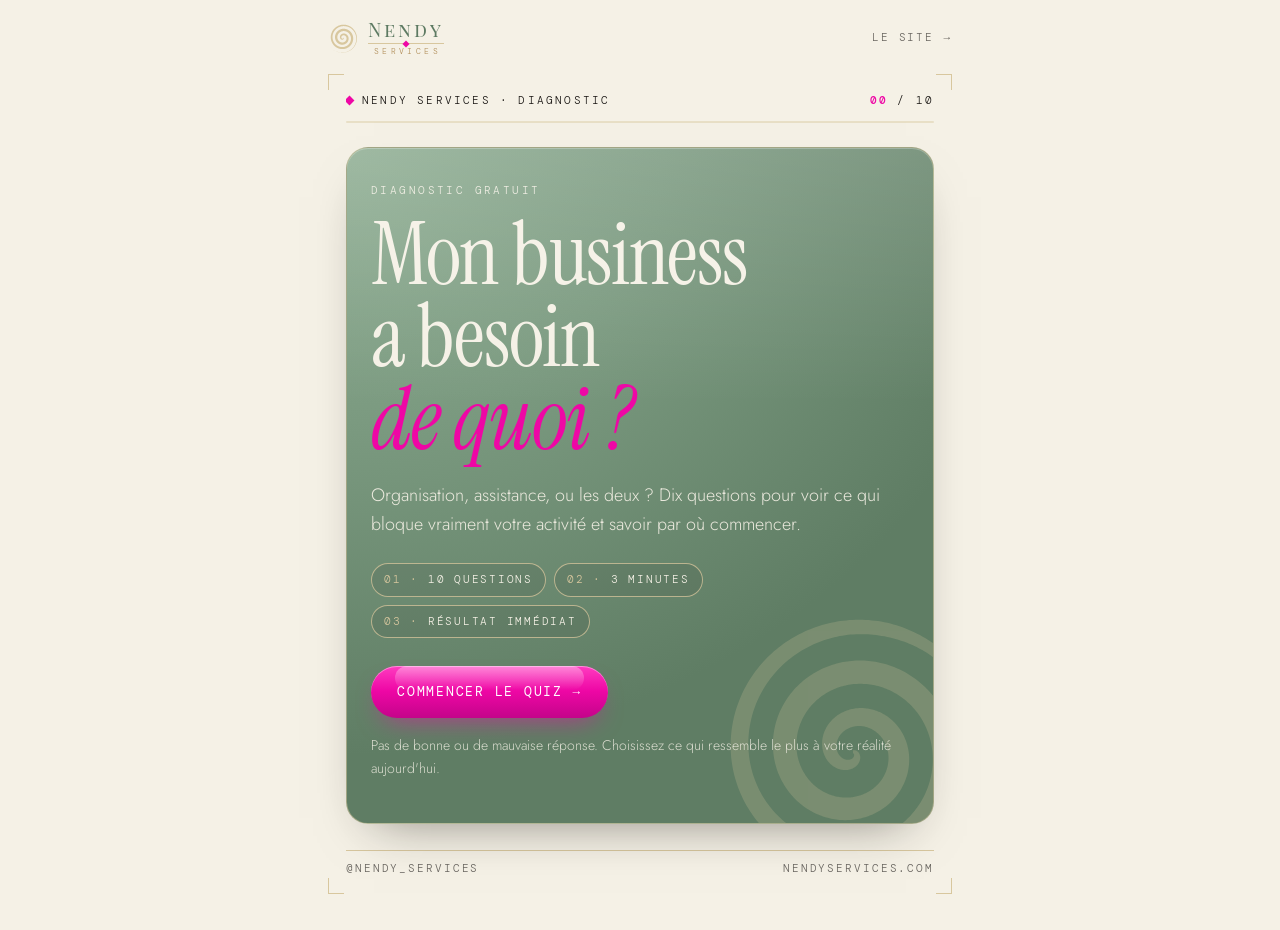
<file: quiz/index.html>
<!DOCTYPE html>
<html lang="fr">
<head>
<meta charset="UTF-8">
<link rel="icon" href="/favicon.ico" sizes="any">
<link rel="icon" type="image/png" sizes="96x96" href="/img/favicon-96.png">
<link rel="icon" type="image/png" sizes="48x48" href="/img/favicon-48.png">
<link rel="apple-touch-icon" href="/img/apple-touch-icon.png">
<meta name="viewport" content="width=device-width,initial-scale=1,viewport-fit=cover">
<title>Mon business a besoin de quoi ? · Nendy Services</title>
<meta name="description" content="Diagnostic gratuit Nendy Services : 10 questions pour savoir si votre business a besoin d'organisation, d'assistance ou des deux.">
<meta property="og:title" content="Mon business a besoin de quoi ? · Le diagnostic gratuit Nendy Services">
<meta property="og:description" content="10 questions, 3 minutes, résultat immédiat : organisation, assistance, ou les deux ?">
<meta property="og:image" content="https://nendyservices.com/img/nendy-spirale-512.png">
<link rel="preconnect" href="https://fonts.googleapis.com">
<link rel="preconnect" href="https://fonts.gstatic.com" crossorigin>
<link rel="stylesheet" href="https://fonts.googleapis.com/css2?family=Instrument+Serif:ital@0;1&family=Jost:wght@300;400;500&family=DM+Mono:wght@400;500&family=Montserrat:ital,wght@1,700&family=Playfair+Display+SC&display=swap">
<style>
:root{
  --creme:#f5f1e6; --carte:#fbf8f1; --encre:#1a1714; --sauge:#7b9a80; --sauge-f:#5d7a62; --sable:#d8c79e; --or:#b08d57; --rose:#ee07a5; --rose-f:#c4048a;
  --ligne:rgba(26,23,20,.12); --doux:rgba(26,23,20,.64);
  --serif:'Instrument Serif',Georgia,'Times New Roman',serif;
  --sans:'Jost',-apple-system,'Segoe UI',Roboto,sans-serif;
  --mono:'DM Mono',ui-monospace,Menlo,monospace;
  --slogan:'Montserrat',-apple-system,sans-serif;
  color-scheme:light;
}
*{box-sizing:border-box}
[hidden]{display:none!important}
img{max-width:100%}
html{background:var(--creme)}
body{margin:0;background:var(--creme);color:var(--encre);font-family:var(--sans);font-weight:300;font-size:16.5px;line-height:1.6;-webkit-font-smoothing:antialiased}
.wrap{max-width:660px;margin:0 auto;min-height:100vh;display:flex;flex-direction:column;
  padding-block:20px 36px;padding-left:max(18px,env(safe-area-inset-left,0px));padding-right:max(18px,env(safe-area-inset-right,0px))}

/* logo */
.top{display:flex;justify-content:space-between;align-items:center;gap:12px}
.logo{display:flex;align-items:center;gap:10px;text-decoration:none}
.logo img{width:30px;height:30px}
.logo .lt{display:flex;flex-direction:column;align-items:center;line-height:1}
.logo .n{font-family:'Playfair Display SC','Playfair Display',Georgia,serif;font-size:19px;letter-spacing:3px;color:var(--sauge-f)}
.logo .r{position:relative;width:100%;height:1px;background:var(--sable);margin:4px 0}
.logo .r::after{content:"";position:absolute;left:50%;top:50%;width:5px;height:5px;background:var(--rose);transform:translate(-50%,-50%) rotate(45deg)}
.logo .s{font-family:var(--mono);font-size:7.5px;letter-spacing:3.4px;color:var(--or);text-transform:uppercase;padding-left:3px}
.back{font-family:var(--mono);font-size:11px;letter-spacing:.18em;text-transform:uppercase;color:var(--doux);text-decoration:none;white-space:nowrap}
.back:hover{color:var(--rose)}

/* cadre digital */
.frame{position:relative;margin-top:18px;padding:18px 18px 16px;flex:1;display:flex;flex-direction:column}
.frame i.c{position:absolute;width:16px;height:16px;border-color:var(--sable);border-style:solid;border-width:0;pointer-events:none}
.frame i.tl{top:0;left:0;border-top-width:1.5px;border-left-width:1.5px}
.frame i.tr{top:0;right:0;border-top-width:1.5px;border-right-width:1.5px}
.frame i.bl{bottom:0;left:0;border-bottom-width:1.5px;border-left-width:1.5px}
.frame i.br{bottom:0;right:0;border-bottom-width:1.5px;border-right-width:1.5px}
.cadre{display:flex;justify-content:space-between;align-items:center;gap:10px;font-family:var(--mono);font-size:11px;letter-spacing:.2em;text-transform:uppercase}
.cadre .lab{display:flex;align-items:center;gap:9px;min-width:0;white-space:nowrap;overflow:hidden;text-overflow:ellipsis}
.cadre .lab::before{content:"";flex:0 0 auto;width:7px;height:7px;background:var(--rose);transform:rotate(45deg)}
.cadre .cnt{font-variant-numeric:tabular-nums;color:var(--encre);white-space:nowrap}
.cadre .cnt b{font-weight:500;color:var(--rose)}
.prog{height:2px;background:rgba(216,199,158,.45);margin:12px 0 0;border-radius:2px;overflow:hidden}
.prog span{display:block;height:100%;width:0;background:linear-gradient(90deg,var(--sable),var(--or));transition:width .4s ease}
.foot{margin-top:auto;padding-top:26px}
.foot .fil{border-top:1px solid var(--sable)}
.foot .row{display:flex;justify-content:space-between;gap:10px;margin-top:10px;font-family:var(--mono);font-size:10.5px;letter-spacing:.18em;text-transform:uppercase;color:var(--doux)}
.foot .row a{color:inherit;text-decoration:none}
.foot .row a:hover{color:var(--rose)}
main{padding-top:24px}

/* titres */
h1,h2{font-family:var(--serif);font-weight:400;margin:0;text-wrap:balance;text-align:left}
h1{font-size:clamp(50px,12vw,86px);line-height:.96;letter-spacing:-.015em}
em.f{font-style:italic;color:var(--rose)}
.kicker{font-family:var(--mono);font-size:11px;letter-spacing:.22em;text-transform:uppercase;color:var(--rose);margin:0 0 14px}

/* intro : fond vert */
.hero{position:relative;overflow:hidden;border-radius:22px;padding:34px 24px 30px;color:var(--creme);
  background:radial-gradient(120% 90% at 0% 0%,#8fae93 0%,var(--sauge) 45%,#5f7d64 100%);
  border:1px solid rgba(216,199,158,.55);box-shadow:0 22px 50px -28px rgba(26,23,20,.55),inset 0 1px 0 rgba(255,255,255,.25)}
.hero::after{content:"";position:absolute;inset:0;background:linear-gradient(180deg,rgba(255,255,255,.14),transparent 38%);pointer-events:none}
.hero .spi{position:absolute;right:-70px;bottom:-80px;width:300px;opacity:.22;pointer-events:none}
.hero .kicker{color:var(--creme);opacity:.92}
.hero h1{color:var(--creme);position:relative}
.hero .lead{position:relative;margin:20px 0 0;font-size:18px;max-width:30em;color:rgba(245,241,230,.92)}
.meta{position:relative;display:flex;flex-wrap:wrap;gap:8px;margin:24px 0 28px;padding:0;list-style:none}
.meta li{font-family:var(--mono);font-size:11px;letter-spacing:.16em;text-transform:uppercase;padding:7px 12px;border:1px solid rgba(216,199,158,.75);border-radius:999px;color:var(--creme);background:rgba(26,23,20,.08)}
.meta li::before{content:"0" counter(m) " · ";counter-increment:m;color:var(--sable)}
.meta{counter-reset:m}
.note{position:relative;margin-top:16px;font-size:14px;color:rgba(245,241,230,.82)}

/* boutons */
.btn{position:relative;overflow:hidden;display:inline-flex;align-items:center;justify-content:center;gap:10px;min-height:52px;padding:14px 26px;border-radius:999px;border:0;
  background:linear-gradient(180deg,#ff3cc0 0%,var(--rose) 48%,var(--rose-f) 100%);color:#fff;font-family:var(--mono);font-size:12.5px;letter-spacing:.14em;text-transform:uppercase;cursor:pointer;text-decoration:none;
  box-shadow:0 12px 26px -12px rgba(238,7,165,.65),inset 0 1px 0 rgba(255,255,255,.4);transition:transform .15s,box-shadow .2s}
.btn::before{content:"";position:absolute;left:10%;right:10%;top:0;height:46%;border-radius:999px;background:linear-gradient(180deg,rgba(255,255,255,.38),rgba(255,255,255,0));pointer-events:none}
.btn:hover{transform:translateY(-1px);box-shadow:0 16px 30px -12px rgba(238,7,165,.75),inset 0 1px 0 rgba(255,255,255,.4)}
.btn.ghost{background:transparent;color:var(--encre);border:1px solid var(--sable);box-shadow:none}
.btn.ghost::before{display:none}
.btn.ghost:hover{border-color:var(--encre)}
.btn:disabled{opacity:.35;cursor:not-allowed;transform:none}
:focus-visible{outline:2px solid var(--rose);outline-offset:3px}

/* questions */
.qwrap{position:relative}
.qwrap .big{position:absolute;right:0;top:-34px;font-family:var(--serif);font-style:italic;font-size:150px;line-height:1;color:var(--sable);opacity:.32;pointer-events:none;font-variant-numeric:tabular-nums}
h2.q{position:relative;font-size:clamp(34px,8vw,52px);line-height:1.04;letter-spacing:-.01em}
h2.q em{font-style:italic;color:var(--sauge-f)}
.qsub{position:relative;margin:12px 0 24px;color:var(--doux)}
.opts{display:grid;gap:10px}
.opt{display:flex;gap:14px;align-items:flex-start;width:100%;text-align:left;padding:16px 16px;border:1px solid rgba(216,199,158,.9);border-radius:16px;
  background:linear-gradient(180deg,#fffdf8,var(--carte));box-shadow:0 8px 20px -16px rgba(26,23,20,.45),inset 0 1px 0 #fff;
  color:var(--encre);font:inherit;font-weight:400;cursor:pointer;transition:border-color .15s,transform .15s,box-shadow .15s}
.opt:hover{border-color:var(--or);transform:translateY(-1px)}
.opt .k{flex:0 0 auto;width:26px;height:26px;border-radius:50%;border:1px solid var(--or);display:grid;place-items:center;font-family:var(--mono);font-size:11px;color:var(--or);margin-top:1px;transition:background .15s}
.opt .t{font-size:16px;line-height:1.45;min-width:0}
.opt[aria-pressed="true"]{border-color:var(--rose);box-shadow:0 10px 24px -14px rgba(238,7,165,.55),inset 0 1px 0 #fff}
.opt[aria-pressed="true"] .k{background:linear-gradient(180deg,#ff3cc0,var(--rose));border-color:var(--rose);color:#fff}
.nav{display:flex;justify-content:space-between;gap:12px;margin-top:26px;flex-wrap:wrap}

/* résultat */
.badge{display:inline-flex;align-items:center;gap:8px;padding:7px 14px;border-radius:999px;font-family:var(--mono);font-size:11px;letter-spacing:.18em;text-transform:uppercase;border:1px solid var(--sable);background:var(--carte)}
.badge::before{content:"";width:6px;height:6px;transform:rotate(45deg);background:var(--rose)}
.badge.o::before{background:var(--sauge)}.badge.b::before{background:var(--or)}
.res h2{font-size:clamp(42px,10vw,70px);line-height:1;letter-spacing:-.015em;margin-top:16px}
.bravo{margin:16px 0 0;padding:12px 16px;border-left:3px solid #ee07a5;background:rgba(238,7,165,.06);border-radius:0 12px 12px 0;font-weight:500;font-size:16.5px;line-height:1.45;color:#1a1714}
.tag{font-family:var(--serif);font-style:italic;font-size:24px;line-height:1.25;margin:14px 0 0;color:var(--sauge-f)}
.split{margin:28px 0 6px}
.split .row{display:flex;justify-content:space-between;font-family:var(--mono);font-size:11px;letter-spacing:.16em;text-transform:uppercase;font-variant-numeric:tabular-nums}
.split .track{display:flex;height:10px;border-radius:99px;overflow:hidden;margin-top:10px;background:var(--ligne)}
.split .ta{background:linear-gradient(90deg,#ff3cc0,var(--rose))}.split .to{background:var(--sauge)}
.desc{border-top:1px solid var(--sable);margin-top:26px;padding-top:20px;font-size:17px;max-width:36em}
.cta{position:relative;overflow:hidden;margin-top:28px;padding:26px 22px;border-radius:20px;color:var(--creme);
  background:radial-gradient(120% 100% at 100% 0%,#2c2722,var(--encre) 60%);border:1px solid rgba(216,199,158,.45)}
.cta .spi{position:absolute;right:-60px;top:-60px;width:220px;opacity:.16;pointer-events:none}
.cta .kicker{color:var(--sable);position:relative}
.cta p:not(.kicker){position:relative;margin:4px 0 20px;font-family:var(--serif);font-size:28px;line-height:1.15}
.cta .sub{position:relative;margin-top:12px;font-size:14px;color:rgba(245,241,230,.72)}
.more{margin-top:30px}
.more h3{font-family:var(--mono);font-weight:400;font-size:11px;letter-spacing:.2em;text-transform:uppercase;margin:0 0 12px;color:var(--doux)}
.links{display:grid;gap:10px}
.links a{display:flex;justify-content:space-between;gap:16px;align-items:center;padding:16px;border:1px solid rgba(216,199,158,.9);border-radius:16px;color:var(--encre);text-decoration:none;background:linear-gradient(180deg,#fffdf8,var(--carte))}
.links a:hover{border-color:var(--or)}
.links b{font-family:var(--serif);font-weight:400;font-size:22px}
.links small{display:block;color:var(--doux);font-size:14px}
.links .ar{font-family:var(--mono);color:var(--rose)}
.fin{margin-top:34px;display:flex;flex-direction:column;align-items:flex-start;gap:14px}
.fin img{width:120px}
.slogan{font-family:var(--slogan);font-weight:700;font-style:italic;color:var(--rose);font-size:14px;letter-spacing:.01em;margin:0}

.mform{display:grid;gap:10px;max-width:440px}
.minput{width:100%;min-height:52px;padding:14px 18px;border-radius:14px;border:1px solid rgba(216,199,158,.9);background:#fffdf8;color:var(--encre);font:inherit;font-weight:400;outline:none}
.minput:focus{border-color:var(--rose)}
.mhint{margin:2px 0 0;font-size:14px;color:var(--doux)}
.fade{animation:in .35s ease both}
@keyframes in{from{opacity:.3;transform:translateY(6px)}to{opacity:1;transform:none}}
@media (prefers-reduced-motion:reduce){.fade{animation:none}.prog span{transition:none}}
@media (max-width:420px){.frame{padding:16px 12px 14px}.hero{padding:28px 18px 24px}.cadre{font-size:10px;letter-spacing:.14em}}
</style>
</head>
<body>
<div class="wrap">
  <div class="top">
    <a class="logo" href="https://nendyservices.com" aria-label="Nendy Services, retour au site">
      <img src="/img/nendy-spirale.svg" alt="" width="30" height="30">
      <span class="lt"><span class="n">Nendy</span><span class="r"></span><span class="s">Services</span></span>
    </a>
    <a class="back" href="https://nendyservices.com">Le site →</a>
  </div>

  <div class="frame">
    <i class="c tl"></i><i class="c tr"></i><i class="c bl"></i><i class="c br"></i>
    <div class="cadre"><span class="lab" id="lab">Nendy Services · Diagnostic</span><span class="cnt" id="count"><b>00</b> / 10</span></div>
    <div class="prog" aria-hidden="true"><span id="fill"></span></div>

    <main>
      <section class="screen fade" id="intro">
        <div class="hero">
          <img class="spi" src="/img/nendy-spirale.svg" alt="">
          <p class="kicker">Diagnostic gratuit</p>
          <h1>Mon business<br>a besoin<br><em class="f">de quoi&nbsp;?</em></h1>
          <p class="lead">Organisation, assistance, ou les deux&nbsp;? Dix questions pour voir ce qui bloque vraiment votre activité et savoir par où commencer.</p>
          <ul class="meta"><li>10 questions</li><li>3 minutes</li><li>Résultat immédiat</li></ul>
          <button class="btn" id="start" type="button">Commencer le quiz →</button>
          <p class="note">Pas de bonne ou de mauvaise réponse. Choisissez ce qui ressemble le plus à votre réalité aujourd'hui.</p>
        </div>
      </section>

      <section class="screen" id="quiz" hidden>
        <div id="qbox" aria-live="polite"></div>
        <div class="nav">
          <button class="btn ghost" id="prev" type="button">← Précédent</button>
          <button class="btn" id="next" type="button" disabled>Suivant →</button>
        </div>
      </section>

      <section class="screen fade" id="mail" hidden>
        <p class="kicker">Dernière étape</p>
        <h2 class="q">Où vous envoie-t-on<br>votre <em class="f">profil&nbsp;?</em></h2>
        <p class="qsub">Vous recevez votre résultat détaillé et les premières pistes pour avancer.</p>
        <form class="mform" id="mform" novalidate>
          <input type="email" class="minput" id="email" placeholder="votre@email.com" autocomplete="email" required>
          <button class="btn" type="submit">Voir mon profil →</button>
          <p class="mhint" id="mhint">Aucun spam. Vous pouvez vous désinscrire à tout moment.</p>
        </form>
      </section>

      <section class="screen res" id="result" hidden></section>
    </main>

    <div class="foot">
      <div class="fil"></div>
      <div class="row"><a href="https://www.instagram.com/nendy_services/">@nendy_services</a><a href="https://nendyservices.com">nendyservices.com</a></div>
    </div>
  </div>
</div>

<script>
(function(){
  var Q=[
    {t:"Votre plus grand problème <em>du quotidien</em>&nbsp;?",s:"Ce qui vous pèse le plus en ce moment.",o:[
      ["Je croule sous les emails et les demandes clients","a"],
      ["Je n'ai aucun système en place, tout est dans ma tête","o"],
      ["Je fais tout à la main, rien n'est automatisé","o"],
      ["Je perds du temps à chercher des infos éparpillées partout","a"]]},
    {t:"Quand vous partez en vacances, <em>votre business…</em>",s:"Soyez honnête, il n'y a pas de jugement.",o:[
      ["S'arrête complètement, personne ne prend le relais","a"],
      ["Continue mal, des choses passent à la trappe","a"],
      ["Tourne presque seul grâce à mes process","o"],
      ["Quelles vacances&nbsp;? Ce mot n'existe pas chez moi","b"]]},
    {t:"Vos outils digitaux, <em>aujourd'hui…</em>",s:"Notion, Zapier, CRM, agenda : comment vous en sortez-vous&nbsp;?",o:[
      ["Je n'en ai pas vraiment, je gère tout à la main","o"],
      ["J'en ai trop, ils se chevauchent et je m'y perds","o"],
      ["Quelques-uns en place, mais pas connectés entre eux","b"],
      ["Ils sont là, mais personne ne les fait tourner au quotidien","a"]]},
    {t:"Votre agenda <em>ressemble à quoi</em>&nbsp;?",s:"La vérité sur votre gestion du temps.",o:[
      ["Plein de rendez-vous mal organisés que je gère difficilement","a"],
      ["Vide, je n'arrive pas à planifier correctement","o"],
      ["Structuré, mais je dois tout gérer seule","a"],
      ["Un document impossible à tenir à jour","b"]]},
    {t:"Vos clients <em>vous disent souvent…</em>",s:"Ce qu'ils ressentent dans leur expérience avec vous.",o:[
      ["Vous mettez du temps à répondre, ils s'impatientent","a"],
      ["Votre accueil est flou, ils ne savent pas comment ça se passe","o"],
      ["Votre process manque de clarté, ils se perdent","o"],
      ["Vous êtes débordée, et ça se ressent dans le suivi","b"]]},
    {t:"Ce qui vous empêche <em>de grandir</em>&nbsp;?",s:"Le vrai frein à votre croissance.",o:[
      ["Je n'ai personne pour m'aider au quotidien, je fais tout seule","a"],
      ["Je n'ai pas de systèmes reproductibles, je réinvente la roue","o"],
      ["Les deux à la fois : ni système, ni soutien","b"],
      ["Je ne sais pas encore, j'ai besoin d'y voir clair","b"]]},
    {t:"En fin de journée, <em>vous vous dites…</em>",s:"Le sentiment qui domine après une journée de travail.",o:[
      ["J'ai tout géré, mais je suis épuisée","a"],
      ["J'ai travaillé, mais rien n'avance vraiment","o"],
      ["Je cours après les mêmes problèmes depuis des mois","b"],
      ["Je n'ai pas avancé sur ce qui compte vraiment","o"]]},
    {t:"Votre relation <em>aux outils</em>",s:"Votre niveau de confort avec Notion, Zapier, Make…",o:[
      ["Je ne sais pas m'en servir, c'est du chinois pour moi","o"],
      ["Je les connais, mais je n'ai pas le temps de les configurer","o"],
      ["Je les utilise mal, je perds plus de temps qu'autre chose","b"],
      ["Ils sont configurés, il me faut quelqu'un pour les faire tourner","a"]]},
    {t:"Déléguer, <em>pour vous, c'est…</em>",s:"Votre vision idéale de la délégation.",o:[
      ["Confier des tâches précises à quelqu'un de confiance","a"],
      ["Mettre en place des systèmes qui tournent sans moi","o"],
      ["Les deux : de l'humain et de l'automatisation","b"],
      ["Je n'y ai pas encore pensé sérieusement","b"]]},
    {t:"Dans six mois, <em>votre priorité</em>&nbsp;?",s:"L'objectif qui compte le plus pour vous.",o:[
      ["Avoir quelqu'un qui gère l'opérationnel à ma place","a"],
      ["Avoir un écosystème digital fluide qui tourne seul","o"],
      ["Les deux : déléguer et avoir des systèmes solides","b"],
      ["Avoir la tête libre et retrouver de l'énergie","a"]]}
  ];
  var P={
    "pure-a":{c:"a",badge:"Pure assistance",name:"Vous avez besoin d'un bras droit.",tag:"Vos systèmes existent. Il vous faut quelqu'un pour les faire tourner.",
      desc:"Votre organisation est en place, ou suffisante pour le moment. Ce qui vous manque, c'est une personne de confiance qui prend en charge l'exécution au quotidien : emails, suivi clients, agenda, tâches administratives. Vous avez besoin de déléguer, pas de tout reconstruire.",
      ctaTitle:"Trouvez le module d'assistance à votre mesure.",cta:"Découvrir les modules",url:"https://nendyservices.com#services",sub:"Flow, Structure ou Expansion, selon votre besoin"},
    "pure-o":{c:"o",badge:"Pure organisation",name:"Vous avez besoin de systèmes.",tag:"Avant de déléguer, il faut poser les fondations.",
      desc:"Ce qui vous manque en priorité, ce ne sont pas des bras en plus, c'est une architecture : des outils qui se parlent, des process clairs, des automatisations qui travaillent pour vous. Une fois les systèmes en place, déléguer deviendra simple et efficace.",
      ctaTitle:"Cartographions votre écosystème digital.",cta:"Réserver un appel découverte",url:"https://calendar.notion.so/meet/nendyticout/appeldecouverte",sub:"30 minutes, gratuit et sans engagement"},
    "orga-first":{c:"o",badge:"Organisation d'abord",name:"Structurer, puis déléguer.",tag:"Poser les bases maintenant pour déléguer sereinement ensuite.",
      desc:"Vous avez besoin des deux, dans le bon ordre. Construire les systèmes en premier rendra la délégation beaucoup plus fluide. Déléguer sans structure, c'est confier le désordre à quelqu'un d'autre. On commence par le fond, puis on passe à l'exécution.",
      ctaTitle:"Définissons ensemble la bonne séquence.",cta:"Réserver un appel découverte",url:"https://calendar.notion.so/meet/nendyticout/appeldecouverte",sub:"30 minutes, gratuit et sans engagement"},
    "assist-first":{c:"a",badge:"Assistance d'abord",name:"Souffler maintenant, structurer après.",tag:"L'urgence, c'est de vous libérer. Les systèmes peuvent attendre un peu.",
      desc:"Vous êtes débordée et vous avez besoin de souffler. Le plus utile dans votre situation : déléguer d'abord ce qui vous prend le plus d'énergie au quotidien. Une fois la tête libre, on pose les bons systèmes, étape par étape.",
      ctaTitle:"Identifions ce que vous déléguez en premier.",cta:"Réserver un appel découverte",url:"https://calendar.notion.so/meet/nendyticout/appeldecouverte",sub:"30 minutes, gratuit et sans engagement"},
    "both":{c:"b",badge:"Les deux ensemble",name:"Vous avez besoin des deux, en même temps.",tag:"De la structure et de l'exécution : l'un sans l'autre ne suffira pas.",
      desc:"Votre situation demande une approche globale : des systèmes et quelqu'un pour les faire tourner, en parallèle. C'est exactement le travail de Nendy Services : concevoir l'architecture de vos opérations et piloter vos flux pour que tout tourne, même sans vous.",
      ctaTitle:"Construisons votre plan d'action complet.",cta:"Réserver un appel découverte",url:"https://calendar.notion.so/meet/nendyticout/appeldecouverte",sub:"30 minutes, gratuit et sans engagement"}
  };
  var cur=0, ans=new Array(Q.length).fill(null);
  var $=function(id){return document.getElementById(id)};
  var L="ABCD";
  function pad(n){return (n<10?"0":"")+n}
  function frame(lab,n){$("lab").textContent="Nendy Services · "+lab;$("count").innerHTML="<b>"+pad(n)+"</b> / "+Q.length;$("fill").style.width=(n/Q.length*100)+"%"}
  var HOOK='https://nendy-client-flow.base44.app/functions/inscription';
  function show(id){["intro","quiz","mail","result"].forEach(function(s){$(s).hidden=(s!==id)});window.scrollTo({top:0,behavior:"smooth"})}
  function render(){
    var q=Q[cur];
    frame("Question",cur+1);
    var h='<div class="qwrap fade"><span class="big" aria-hidden="true">'+pad(cur+1)+'</span><p class="kicker">Question '+pad(cur+1)+'</p><h2 class="q">'+q.t+'</h2><p class="qsub">'+q.s+'</p><div class="opts" role="group" aria-label="Réponses">';
    q.o.forEach(function(o,i){h+='<button type="button" class="opt" data-i="'+i+'" aria-pressed="'+(ans[cur]===i)+'"><span class="k">'+L[i]+'</span><span class="t">'+o[0]+'</span></button>'});
    $("qbox").innerHTML=h+'</div></div>';
    $("prev").style.visibility=cur===0?"hidden":"visible";
    $("next").disabled=ans[cur]===null;
    $("next").textContent=cur===Q.length-1?"Voir mon profil →":"Suivant →";
  }
  $("qbox").addEventListener("click",function(e){
    var b=e.target.closest(".opt"); if(!b)return;
    ans[cur]=+b.dataset.i;
    $("qbox").querySelectorAll(".opt").forEach(function(x){x.setAttribute("aria-pressed",x===b)});
    $("next").disabled=false;
    setTimeout(function(){ if(ans[cur]!==null) go(1) },320);
  });
  function go(d){
    if(d>0&&ans[cur]===null)return;
    if(d>0&&cur===Q.length-1){frame("Dernière étape",Q.length);show("mail");return}
    cur=Math.max(0,Math.min(Q.length-1,cur+d)); render();
  }
  $("next").addEventListener("click",function(){go(1)});
  $("prev").addEventListener("click",function(){go(-1)});
  $("start").addEventListener("click",function(){cur=0;show("quiz");render()});
  function profile(a,o,b){
    var t=a+o+b, pa=Math.round(a/t*100), po=Math.round(o/t*100);
    if(b>=4)return"both";
    if(pa>=70)return"pure-a";
    if(po>=70)return"pure-o";
    if(po>pa&&b>=2)return"orga-first";
    if(pa>po&&b>=2)return"assist-first";
    if(pa>po)return"pure-a";
    return"pure-o";
  }
  $("mform").addEventListener("submit",function(e){
    e.preventDefault();
    var em=$("email");
    if(!em.value||!em.checkValidity()){em.focus();$("mhint").textContent="Indiquez une adresse email valide pour recevoir votre profil.";return}
    var a=0,o=0,b=0;
    ans.forEach(function(v,i){var k=Q[i].o[v][1]; if(k==="a")a++; else if(k==="o")o++; else b++});
    var key=profile(a,o,b), t=a+o+b, pa=Math.round((a+b*.5)/t*100);
    try{var x=new XMLHttpRequest();x.open("POST",HOOK,true);x.setRequestHeader("Content-Type","application/json");
      x.send(JSON.stringify({type:"Quiz Mon business a besoin de quoi",email:em.value,profil:P[key].badge,assistance:pa,organisation:100-pa,
        reponses:ans.map(function(v,i){return (i+1)+". "+Q[i].o[v][0].replace(/&nbsp;/g," ")}).join(" | ")}))}catch(err){}
    result();
  });
  function result(){
    var a=0,o=0,b=0;
    ans.forEach(function(v,i){var k=Q[i].o[v][1]; if(k==="a")a++; else if(k==="o")o++; else b++});
    var BR={"pure-a": "Bravo : vos systèmes sont déjà en place, c’est une vraie force.", "assist-first": "Bravo d’avoir pris ce temps pour vous, alors que vos journées sont si pleines.", "both": "Bravo d’avoir fait le point : voir clairement ce qui manque, c’est déjà avancer.", "orga-first": "Bravo : vous savez déjà qu’il faut des bases solides avant de déléguer, c’est la bonne intuition.", "pure-o": "Bravo : vous avez l’énergie et l’envie, il ne manque que la structure."};var pk=profile(a,o,b);
    var p=P[pk], t=a+o+b, pa=Math.round((a+b*.5)/t*100), po=100-pa;
    frame("Votre profil",Q.length);
    $("result").innerHTML=
      '<div class="fade"><span class="badge '+p.c+'">'+p.badge+'</span>'+
      '<h2>'+p.name+'</h2><p class="tag">'+p.tag+'</p><p class="bravo">'+BR[pk]+'</p>'+
      '<div class="split"><div class="row"><span>Assistance '+pa+'&nbsp;%</span><span>Organisation '+po+'&nbsp;%</span></div>'+
      '<div class="track" role="img" aria-label="Assistance '+pa+' %, organisation '+po+' %"><span class="ta" style="width:'+pa+'%"></span><span class="to" style="width:'+po+'%"></span></div></div>'+
      '<p class="desc">'+p.desc+'</p>'+
      '<div class="cta"><img class="spi" src="/img/nendy-spirale.svg" alt=""><p class="kicker">Prochaine étape</p><p>'+p.ctaTitle+'</p>'+
      '<a class="btn" href="'+p.url+'" target="_blank" rel="noopener">'+p.cta+' →</a>'+
      '<div class="sub">'+p.sub+'</div></div>'+
      '<div class="more"><h3>Pour aller plus loin</h3><div class="links">'+
      '<a href="https://nendyservices.com/score/"><span><b>Votre score d\'organisation</b><small>Une note sur 100 et un plan d\'action, en 3 minutes</small></span><span class="ar">→</span></a>'+
      '<a href="https://nendyservices.com/challenge/"><span><b>Le challenge 7 jours</b><small>Une action de 15 minutes par jour pour structurer votre business</small></span><span class="ar">→</span></a>'+
      '</div></div>'+
      '<div class="nav"><button class="btn ghost" type="button" id="again">Refaire le quiz</button></div>'+
      '<div class="fin"><img src="/img/nendy-logo-arche.svg" alt="Nendy Services"><p class="slogan">L\'harmonie entre organisation et assistance.</p></div></div>';
    $("again").addEventListener("click",function(){ans=new Array(Q.length).fill(null);cur=0;frame("Diagnostic",0);show("intro")});
    show("result");
  }
})();
</script>
</body>
</html>
</file>
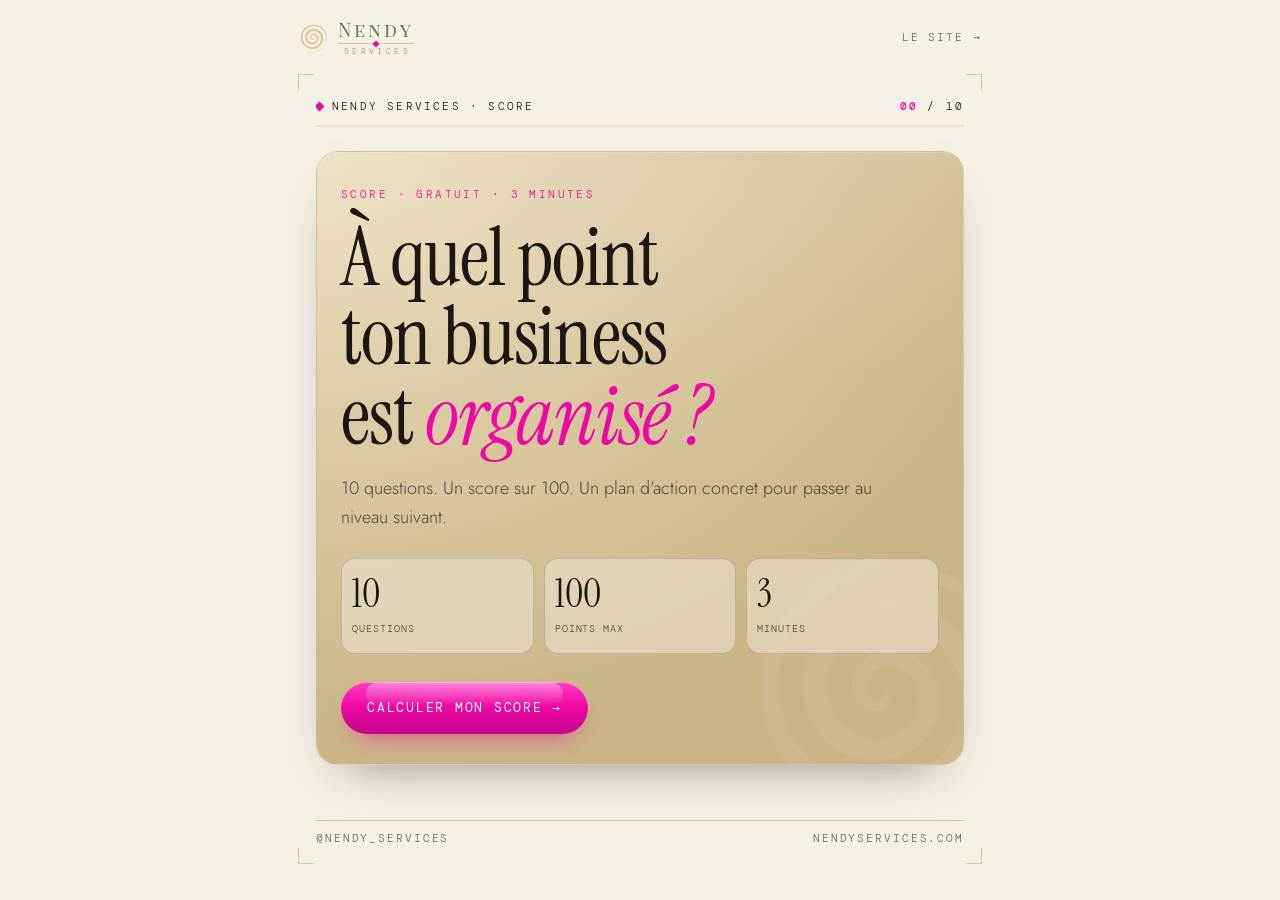
<file: score/index.html>
<!DOCTYPE html>
<html lang="fr">
<head>
<meta charset="UTF-8">
<link rel="icon" href="/favicon.ico" sizes="any">
<link rel="icon" type="image/png" sizes="96x96" href="/img/favicon-96.png">
<link rel="icon" type="image/png" sizes="48x48" href="/img/favicon-48.png">
<link rel="apple-touch-icon" href="/img/apple-touch-icon.png">
<meta name="viewport" content="width=device-width,initial-scale=1,viewport-fit=cover">
<title>Score — À quel point ton business est organisé ? · Nendy Services</title>
<meta name="description" content="Score gratuit Nendy Services : 10 questions, une note sur 100 et un plan d'action pour organiser ton business.">
<meta property="og:title" content="À quel point ton business est organisé ?">
<meta property="og:description" content="Réponds à 10 questions et obtiens ton score sur 100, avec un plan d'action personnalisé.">
<meta property="og:image" content="https://nendyservices.com/img/nendy-spirale-512.png">
<link rel="preconnect" href="https://fonts.googleapis.com">
<link rel="preconnect" href="https://fonts.gstatic.com" crossorigin>
<link rel="stylesheet" href="https://fonts.googleapis.com/css2?family=Instrument+Serif:ital@0;1&family=Jost:wght@300;400;500&family=DM+Mono:wght@400;500&family=Montserrat:ital,wght@1,700&family=Playfair+Display+SC&display=swap">
<link rel="stylesheet" href="/assets/da2026-outils.css">
<style>
.stats{display:grid;grid-template-columns:repeat(3,minmax(0,1fr));gap:10px;margin:26px 0 28px}
.stat{padding:14px 10px;border-radius:14px;border:1px solid rgba(26,23,20,.18);background:rgba(255,255,255,.35)}
.stat b{display:block;font-family:var(--serif);font-weight:400;font-size:40px;line-height:1;font-variant-numeric:tabular-nums}
.stat span{font-family:var(--mono);font-size:9.5px;letter-spacing:.1em;white-space:nowrap;text-transform:uppercase;color:rgba(26,23,20,.7)}
.qwrap{position:relative}
.qwrap .big{position:absolute;right:0;top:-34px;font-family:var(--serif);font-style:italic;font-size:150px;line-height:1;color:var(--sable);opacity:.32;pointer-events:none}
.cat{display:inline-flex;align-items:center;gap:8px;padding:6px 12px;border-radius:999px;border:1px solid var(--sable);font-family:var(--mono);font-size:10.5px;letter-spacing:.16em;text-transform:uppercase;color:var(--sauge-f);margin:0 0 14px;background:var(--carte)}
.cat::before{content:"";width:6px;height:6px;background:var(--sauge);transform:rotate(45deg)}
h2.q{position:relative;margin-bottom:22px}
.opts{display:grid;gap:10px}
.opt{display:flex;gap:14px;align-items:flex-start;width:100%;text-align:left;padding:16px;cursor:pointer;color:var(--encre);font:inherit;font-weight:400;transition:border-color .15s,transform .15s}
.opt:hover{border-color:var(--or);transform:translateY(-1px)}
.opt .k{flex:0 0 auto;width:26px;height:26px;border-radius:50%;border:1px solid var(--or);display:grid;place-items:center;font-family:var(--mono);font-size:11px;color:var(--or);margin-top:1px}
.opt .t{font-size:16px;line-height:1.45;min-width:0}
.opt[aria-pressed="true"]{border-color:var(--rose)}
.opt[aria-pressed="true"] .k{background:linear-gradient(180deg,#ff3cc0,var(--rose));border-color:var(--rose);color:#fff}
.nav{display:flex;justify-content:space-between;gap:12px;margin-top:26px;flex-wrap:wrap}
.form{display:grid;gap:10px;margin-top:22px;max-width:440px}
.hint{font-size:14px;color:var(--doux);margin:4px 0 0}
.load{padding:60px 0;text-align:left}
.load .d{display:inline-block;width:10px;height:10px;margin-right:6px;transform:rotate(45deg);background:var(--rose);animation:p 1.2s ease-in-out infinite}
.load .d:nth-child(2){background:var(--sauge);animation-delay:.2s}.load .d:nth-child(3){background:var(--sable);animation-delay:.4s}
.load p{font-family:var(--mono);font-size:11px;letter-spacing:.2em;text-transform:uppercase;color:var(--doux);margin-top:18px}
@keyframes p{0%,80%,100%{opacity:.3}40%{opacity:1}}
.ring{position:relative;width:190px;height:190px;margin:18px 0 22px}
.ring svg{width:100%;height:100%;transform:rotate(-90deg)}
.ring .v{position:absolute;inset:0;display:flex;flex-direction:column;align-items:center;justify-content:center}
.ring .v b{font-family:var(--serif);font-weight:400;font-size:68px;line-height:1;font-variant-numeric:tabular-nums}
.ring .v span{font-family:var(--mono);font-size:11px;letter-spacing:.2em;color:var(--doux)}
.tagl{font-family:var(--serif);font-style:italic;font-size:23px;line-height:1.3;color:var(--sauge-f);margin:12px 0 0}
.sec{margin-top:34px}
.axes{display:grid;gap:10px}
.axe{padding:14px 16px}
.axe .top2{display:flex;justify-content:space-between;gap:10px;font-size:15.5px;font-weight:400}
.axe .top2 span:last-child{font-family:var(--mono);font-size:12px;color:var(--doux);font-variant-numeric:tabular-nums;white-space:nowrap}
.axe .bar{height:5px;border-radius:99px;background:rgba(216,199,158,.4);overflow:hidden;margin-top:8px}
.axe .bar i{display:block;height:100%;transition:width 1s ease}
.low{background:linear-gradient(90deg,#ff3cc0,var(--rose))}.mid{background:var(--or)}.high{background:var(--sauge)}
.axe small{display:block;margin-top:6px;font-size:13.5px;color:var(--doux)}
.plan{display:grid;gap:10px}
.pi{display:flex;gap:14px;padding:16px}
.pi.urg{border-color:var(--rose)}
.pi .num{font-family:var(--serif);font-style:italic;font-size:30px;line-height:1;color:var(--rose);min-width:26px}
.pi b{display:block;font-weight:500;font-size:16px}
.pi p{margin:4px 0 0;font-size:14.5px;color:var(--doux)}
.pill{display:inline-block;margin-top:8px;font-family:var(--mono);font-size:10px;letter-spacing:.16em;text-transform:uppercase;padding:3px 9px;border-radius:999px;border:1px solid currentColor}
.pill.u{color:var(--rose)}.pill.m{color:var(--or)}.pill.l{color:var(--sauge-f)}
.share{display:flex;gap:8px;flex-wrap:wrap;margin-top:16px}
.share button,.share a{font-family:var(--mono);font-size:10.5px;letter-spacing:.14em;text-transform:uppercase;padding:8px 14px;border-radius:999px;border:1px solid rgba(216,199,158,.6);background:transparent;color:var(--creme);cursor:pointer;text-decoration:none}
.share button:hover,.share a:hover{border-color:var(--creme)}
.bravo{margin:16px 0 0;padding:12px 16px;border-left:3px solid #ee07a5;background:rgba(238,7,165,.06);border-radius:0 12px 12px 0;font-weight:500;font-size:16.5px;line-height:1.45;color:#1a1714}
</style>
</head>
<body>
<div class="wrap">
  <div class="top">
    <a class="logo" href="https://nendyservices.com" aria-label="Nendy Services, retour au site">
      <img src="/img/nendy-spirale.svg" alt="" width="30" height="30">
      <span class="lt"><span class="n">Nendy</span><span class="r"></span><span class="s">Services</span></span>
    </a>
    <a class="back" href="https://nendyservices.com">Le site →</a>
  </div>

  <div class="frame">
    <i class="c tl"></i><i class="c tr"></i><i class="c bl"></i><i class="c br"></i>
    <div class="cadre"><span class="lab" id="lab">Nendy Services · Score</span><span class="cnt" id="count"><b>00</b> / 10</span></div>
    <div class="prog" aria-hidden="true"><span id="fill"></span></div>

    <main>
      <section class="screen fade" id="intro">
        <div class="panel sable">
          <img class="spi" src="/img/nendy-spirale.svg" alt="" style="opacity:.28">
          <p class="kicker">Score · Gratuit · 3 minutes</p>
          <h1>À quel point<br>ton business<br>est <em class="f">organisé&nbsp;?</em></h1>
          <p class="lead">10 questions. Un score sur 100. Un plan d'action concret pour passer au niveau suivant.</p>
          <div class="stats"><div class="stat"><b>10</b><span>Questions</span></div><div class="stat"><b>100</b><span>Points max</span></div><div class="stat"><b>3</b><span>Minutes</span></div></div>
          <button class="btn" id="start" type="button">Calculer mon score →</button>
        </div>
      </section>

      <section class="screen" id="quiz" hidden>
        <div id="qbox" aria-live="polite"></div>
        <div class="nav">
          <button class="btn ghost" id="prev" type="button">← Retour</button>
          <button class="btn" id="next" type="button" disabled>Continuer →</button>
        </div>
      </section>

      <section class="screen fade" id="mail" hidden>
        <p class="kicker">Dernière étape</p>
        <h2>Où on envoie<br>ton <em class="f">score&nbsp;?</em></h2>
        <p class="lead">Tu recevras ton score détaillé et ton plan d'action personnalisé.</p>
        <form class="form" id="form" novalidate>
          <input type="email" class="input" id="emailInput" placeholder="ton@email.com" autocomplete="email">
          <button class="btn" type="submit">Révéler mon score →</button>
          <p class="hint">Aucun spam. Juste ce qui est utile.</p>
        </form>
      </section>

      <section class="screen" id="result" hidden>
        <div class="load" id="loading"><span class="d"></span><span class="d"></span><span class="d"></span><p>Calcul de ton score…</p></div>
        <div id="rc" hidden class="fade">
          <p class="kicker">Ton score organisation</p>
          <div class="ring" id="ring"><svg viewBox="0 0 120 120" aria-hidden="true"><circle cx="60" cy="60" r="52" fill="none" stroke="rgba(216,199,158,.45)" stroke-width="6"/><circle id="arc" cx="60" cy="60" r="52" fill="none" stroke="#ee07a5" stroke-width="6" stroke-linecap="round" stroke-dasharray="326.7" stroke-dashoffset="326.7" style="transition:stroke-dashoffset 1.2s ease"/></svg><div class="v"><b id="sn">0</b><span>/ 100</span></div></div>
          <h2 id="sl"></h2>
          <p class="tagl" id="ss"></p>
          <p class="bravo" id="bv"></p>

          <div class="sec"><p class="kicker">Détail par axe</p><div class="axes" id="axes"></div></div>
          <div class="sec"><p class="kicker">Ton plan d'action</p><div class="plan" id="plan"></div></div>

          <div class="sec panel noir">
            <img class="spi" src="/img/nendy-spirale.svg" alt="">
            <p class="kicker">Prochaine étape</p>
            <h2>On améliore ce score <em class="f">ensemble&nbsp;?</em></h2>
            <p class="lead">Un appel découverte de 30 minutes : on repère les gains rapides et ce qui aura le plus d'impact sur ton organisation.</p>
            <p style="margin:22px 0 0"><a class="btn" href="https://calendar.notion.so/meet/nendyticout/appeldecouverte" target="_blank" rel="noopener">Réserver mon appel offert →</a></p>
            <div class="share"><button type="button" id="copy">Copier mon score</button><a id="li" target="_blank" rel="noopener">LinkedIn</a><a id="wa" target="_blank" rel="noopener">WhatsApp</a></div>
          </div>

          <div class="nav"><button class="btn ghost" type="button" id="again">Refaire le score</button></div>
          <div class="fin"><img src="/img/nendy-logo-arche.svg" alt="Nendy Services"><p class="slogan">L'harmonie entre organisation et assistance.</p></div>
        </div>
      </section>
    </main>

    <div class="foot">
      <div class="fil"></div>
      <div class="row"><a href="https://www.instagram.com/nendy_services/">@nendy_services</a><a href="https://nendyservices.com">nendyservices.com</a></div>
    </div>
  </div>
</div>

<script>
(function(){
var HOOK='https://nendy-client-flow.base44.app/functions/inscription';
var Q=[{"c": "Communication client", "t": "Comment tes clients te contactent-ils ?", "o": [["Partout, WhatsApp perso, Instagram, SMS, email... tout en même temps.", 0], ["Un ou deux canaux mais pas vraiment structurés.", 5], ["WhatsApp Business configuré + email professionnel.", 8], ["Un canal principal avec messages automatiques, catalogue et étiquettes.", 10]]}, {"c": "Prise de rendez-vous", "t": "Comment se gèrent tes rendez-vous ?", "o": [["Par message, je propose des créneaux, on négocie. C'est long.", 0], ["Google Calendar partagé mais sans automatisation.", 4], ["Un outil de réservation mais sans rappels automatiques.", 7], ["Calendly ou équivalent, réservation, confirmation et rappels automatiques.", 10]]}, {"c": "Facturation", "t": "Comment tu gères tes devis et factures ?", "o": [["Je les fais quand j'y pense. Souvent en retard.", 0], ["Word ou Excel, je recrée à chaque fois.", 4], ["J'ai un template mais le suivi des paiements est manuel.", 7], ["Logiciel dédié, devis, factures, relances de paiement automatiques.", 10]]}, {"c": "Suivi clients", "t": "Comment tu suis tes clients et prospects ?", "o": [["Dans ma tête et dans mes messages WhatsApp.", 0], ["Un tableau Excel basique.", 4], ["Notion ou CRM simple, mais pas toujours à jour.", 7], ["CRM complet avec historique, relances et statuts à jour.", 10]]}, {"c": "Organisation interne", "t": "Ton outil central de travail, c'est quoi ?", "o": [["Ma tête et des notes éparpillées partout.", 0], ["Google Drive ou email, pas vraiment centralisé.", 4], ["Notion ou Trello, mais pas tout dedans.", 7], ["Un espace central structuré avec clients, projets, finances et contenu.", 10]]}, {"c": "Process & Templates", "t": "As-tu des process documentés pour ton activité ?", "o": [["Rien, je recrée tout à chaque fois.", 0], ["Quelques templates éparpillés dans mes fichiers.", 4], ["Des templates pour les tâches récurrentes mais pas de process global.", 7], ["Process documentés, checklists et templates prêts pour tout.", 10]]}, {"c": "Accueil client", "t": "Comment tu accueilles un nouveau client ?", "o": [["Au cas par cas, chaque fois différemment.", 0], ["Quelques messages d'accueil mais pas de process structuré.", 4], ["Un email de bienvenue et un questionnaire mais c'est manuel.", 7], ["Process automatisé, email, questionnaire, accès partagés, contrat en moins de 10 min.", 10]]}, {"c": "Automatisation", "t": "Qu'est-ce qui est automatisé dans ton business ?", "o": [["Rien, tout est manuel.", 0], ["Quelques réponses automatiques sur WhatsApp ou email.", 4], ["RDV automatisés + quelques relances.", 7], ["Flux automatisés entre mes outils, relances, reporting, onboarding.", 10]]}, {"c": "Présence digitale", "t": "Quelle est ta présence professionnelle en ligne ?", "o": [["Mon profil perso sur les réseaux, rien de pro.", 0], ["Une page Facebook ou Instagram pro mais peu active.", 4], ["Présence active sur 1-2 réseaux + LinkedIn.", 7], ["Site web + réseaux pro + contenu régulier + lien de réservation visible.", 10]]}, {"c": "Autonomie du système", "t": "Si tu pars 2 semaines, que se passe-t-il ?", "o": [["Tout s'arrête. Je suis le système.", 0], ["Ça tourne mais avec beaucoup de stress et de ratés.", 4], ["Quelqu'un peut prendre le relais partiellement.", 7], ["Mon système tourne seul, je rentre avec des demandes dans ma boîte.", 10]]}];
var cur=0, ans=new Array(Q.length).fill(null), L="ABCD";
function $(id){return document.getElementById(id)}
function pad(n){return (n<10?"0":"")+n}
function frame(lab,n){$("lab").textContent="Nendy Services · "+lab;$("count").innerHTML="<b>"+pad(n)+"</b> / 10";$("fill").style.width=(n/10*100)+"%"}
function show(id){["intro","quiz","mail","result"].forEach(function(s){$(s).hidden=(s!==id)});window.scrollTo({top:0,behavior:"smooth"})}
function render(){
  var q=Q[cur]; frame("Score",cur+1);
  var h='<div class="qwrap fade"><span class="big" aria-hidden="true">'+pad(cur+1)+'</span><p class="cat">'+q.c+'</p><h2 class="q">'+q.t+'</h2><div class="opts" role="group" aria-label="Réponses">';
  q.o.forEach(function(o,i){h+='<button type="button" class="opt carte" data-i="'+i+'" aria-pressed="'+(ans[cur]===i)+'"><span class="k">'+L[i]+'</span><span class="t">'+o[0]+'</span></button>'});
  $("qbox").innerHTML=h+'</div></div>';
  $("next").disabled=ans[cur]===null;
  $("next").textContent=cur===Q.length-1?"Voir mon score →":"Continuer →";
}
$("qbox").addEventListener("click",function(e){
  var b=e.target.closest(".opt"); if(!b)return;
  ans[cur]=+b.dataset.i;
  $("qbox").querySelectorAll(".opt").forEach(function(x){x.setAttribute("aria-pressed",x===b)});
  $("next").disabled=false;
  setTimeout(function(){if(ans[cur]!==null)go(1)},320);
});
function go(d){
  if(d>0&&ans[cur]===null)return;
  if(d>0&&cur===Q.length-1){frame("Dernière étape",10);show("mail");return}
  if(d<0&&cur===0){frame("Score",0);show("intro");return}
  cur+=d; render();
}
$("next").addEventListener("click",function(){go(1)});
$("prev").addEventListener("click",function(){go(-1)});
$("start").addEventListener("click",function(){cur=0;show("quiz");render()});
function scores(){var s={};ans.forEach(function(v,i){s[i+1]=Q[i].o[v][1]});return s}
function total(){return ans.reduce(function(a,v,i){return a+Q[i].o[v][1]},0)}
$("form").addEventListener("submit",function(e){
  e.preventDefault();
  var t=total(), email=$("emailInput").value;
  try{var x=new XMLHttpRequest();x.open('POST',HOOK,true);x.setRequestHeader('Content-Type','application/json');x.send(JSON.stringify({type:'Score Organisation',email:email,score:t,detail:scores()}))}catch(err){}
  frame("Ton score",10); show("result"); $("loading").hidden=false; $("rc").hidden=true;
  setTimeout(function(){reveal(t)},1800);
});
function reveal(t){
  $("loading").hidden=true; $("rc").hidden=false;
  $("sn").textContent=t;
  var col=t<40?"#ee07a5":t<70?"#b08d57":"#7b9a80";
  $("arc").setAttribute("stroke",col);
  requestAnimationFrame(function(){$("arc").style.strokeDashoffset=326.7*(1-t/100)});
  var lab,sub;
  if(t<40){lab="Système à construire";sub="Tu as les fondations, il manque l'architecture qui tient tout ensemble."}
  else if(t<70){lab="Système en construction";sub="Tu avances bien : quelques axes clés peuvent tout changer rapidement."}
  else if(t<90){lab="Système solide";sub="Tu as un bon socle. Le prochain palier, c'est l'automatisation avancée."}
  else{lab="Système exemplaire";sub="Tu es dans les meilleurs. Voyons comment aller encore plus loin."}
  $("sl").textContent=lab; $("ss").textContent=sub; $("bv").textContent=["Bravo d’avoir pris ces quelques minutes : regarder son organisation en face, c’est déjà le premier pas.", "Bravo, tu as déjà de bonnes bases : tu es sur la bonne voie.", "Bravo, ton organisation est solide : peu d’entrepreneuses en sont à ce niveau.", "Bravo, ton système fait partie des meilleurs : tu as fait un vrai travail de fond."][t<40?0:t<70?1:t<90?2:3];
  var s=scores(), ax='';
  Q.forEach(function(q,i){
    var v=s[i+1], pct=v*10, cls=pct<50?'low':pct<80?'mid':'high';
    var note=v===0?'À mettre en place en priorité':v<=4?'Partiel : des améliorations rapides possibles':v<=7?'Bon début : quelques optimisations':v===10?'Excellent ✓':'Très bon';
    ax+='<div class="axe carte"><div class="top2"><span>'+q.c+'</span><span>'+v+' / 10</span></div><div class="bar"><i class="'+cls+'" style="width:'+pct+'%"></i></div><small>'+note+'</small></div>';
  });
  $("axes").innerHTML=ax;
  var low=Q.map(function(q,i){return{c:q.c,v:s[i+1]}}).filter(function(a){return a.v<=4}).slice(0,3);
  var mid=Q.map(function(q,i){return{c:q.c,v:s[i+1]}}).filter(function(a){return a.v>4&&a.v<=7}).slice(0,2);
  var pl='';
  low.forEach(function(a,i){pl+='<div class="pi carte urg"><span class="num">'+(i+1)+'</span><div><b>Améliorer : '+a.c+'</b><p>C\'est l\'un de tes axes les plus faibles : une intervention rapide ici aura un impact immédiat sur ton quotidien.</p><span class="pill u">Prioritaire</span></div></div>'});
  mid.forEach(function(a,i){pl+='<div class="pi carte"><span class="num">'+(low.length+i+1)+'</span><div><b>Optimiser : '+a.c+'</b><p>Tu as des bases : on peut pousser cet axe au niveau supérieur avec quelques ajustements.</p><span class="pill m">Moyen terme</span></div></div>'});
  if(!pl)pl='<div class="pi carte"><span class="num">✓</span><div><b>Excellent travail !</b><p>Ton système est déjà très structuré. L\'étape suivante : automatisation avancée et IA.</p><span class="pill l">Optimisation</span></div></div>';
  $("plan").innerHTML=pl;
  var url=location.href.split('#')[0], txt='J\'ai obtenu '+t+'/100 au score organisation Nendy Services ! Teste le tien → '+url;
  $("li").href='https://www.linkedin.com/sharing/share-offsite/?url='+encodeURIComponent(url);
  $("wa").href='https://wa.me/?text='+encodeURIComponent(txt);
  $("copy").onclick=function(){var b=this;if(navigator.clipboard){navigator.clipboard.writeText(txt).then(function(){b.textContent='Copié ✓'},function(){})}};
}
$("again").addEventListener("click",function(){ans=new Array(Q.length).fill(null);cur=0;frame("Score",0);show("intro")});
})();
</script>
</body>
</html>
</file>
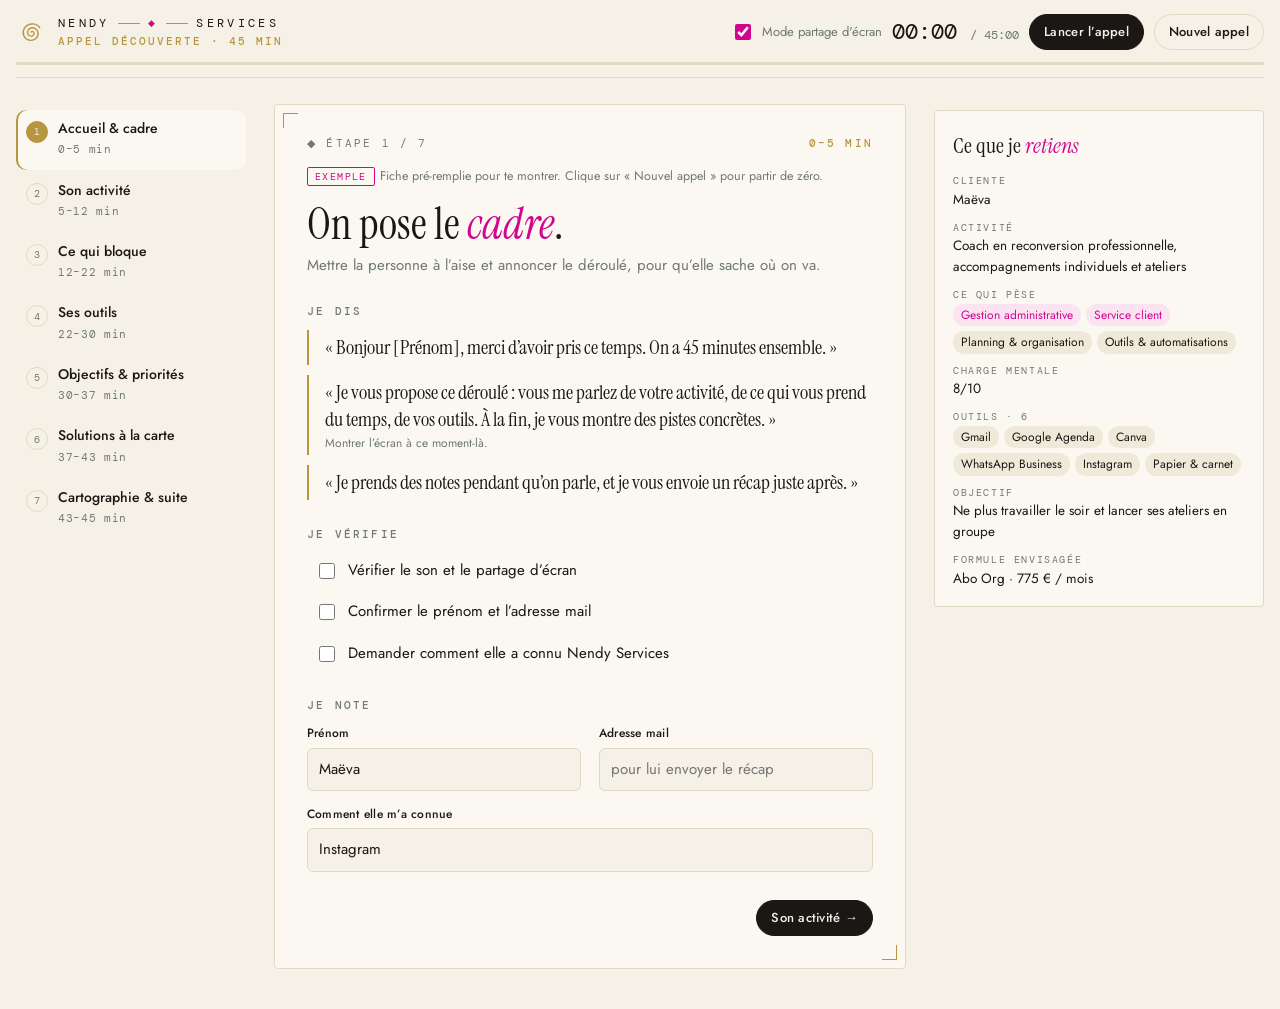
<file: trame-hub.tmp.html>
<!doctype html><html lang="fr"><head><meta charset="utf-8"><meta name="viewport" content="width=device-width,initial-scale=1"><title>Trame appel découverte</title>
<link rel="preconnect" href="https://fonts.googleapis.com">
<link rel="stylesheet" href="https://fonts.googleapis.com/css2?family=Instrument+Serif:ital@0;1&family=Jost:wght@400;500;600&family=DM+Mono:wght@400;500&display=swap">
<style>
html,body{margin:0}
/* Layout : colonne d'étapes chronométrées à gauche, fiche d'appel au centre, récap vivant à droite. DA 2026 Nendy Services. */
:root{
  --bg:#f5f1e6; --paper:#fbf8f1; --ink:#1a1714; --muted:#6e7a6e; --line:#e2d9c4;
  --sage:#7b9a80; --sage-soft:#e3ebe2; --fuchsia:#d1068f; --fuchsia-soft:#fbe3f2;
  --gold:#b8963f; --gold-soft:#efe4c6; --chip:#efe9da;
  --serif:"Instrument Serif","Playfair Display",Georgia,serif;
  --sans:"Jost","Helvetica Neue",Arial,sans-serif;
  --mono:"DM Mono",ui-monospace,Menlo,monospace;
}
@media (prefers-color-scheme: dark){:root:not([data-theme="light"]){
  --bg:#1a1714; --paper:#221e1a; --ink:#f2ecdf; --muted:#a8b0a4; --line:#3a332b;
  --sage:#94b39a; --sage-soft:#28332a; --fuchsia:#ff4fc0; --fuchsia-soft:#3a1630;
  --gold:#d8bb6c; --gold-soft:#3a3020; --chip:#2c2620; color-scheme:dark}}
:root[data-theme="dark"]{
  --bg:#1a1714; --paper:#221e1a; --ink:#f2ecdf; --muted:#a8b0a4; --line:#3a332b;
  --sage:#94b39a; --sage-soft:#28332a; --fuchsia:#ff4fc0; --fuchsia-soft:#3a1630;
  --gold:#d8bb6c; --gold-soft:#3a3020; --chip:#2c2620; color-scheme:dark}
*{box-sizing:border-box}
body{background:var(--bg);color:var(--ink);font-family:var(--sans);font-size:15px;line-height:1.55;
  padding-left:max(16px,env(safe-area-inset-left,0px));padding-right:max(16px,env(safe-area-inset-right,0px));padding-block:0 40px}
body::before{content:"";position:fixed;inset:0 0 auto;height:env(safe-area-inset-top,0px);z-index:10;background:var(--bg)}
button,input,textarea,select{font:inherit;color:inherit}
:focus-visible{outline:2px solid var(--gold);outline-offset:2px}
.wrap{max-width:1320px;margin:0 auto}

/* En-tête */
header.top{position:sticky;top:env(safe-area-inset-top,0px);z-index:5;background:var(--bg);border-bottom:1px solid var(--line);padding-block:14px 12px}
.toprow{display:flex;align-items:center;gap:18px;flex-wrap:wrap}
.brand{display:flex;align-items:center;gap:12px;min-width:0}
.brand svg{flex:none}
.word{font-family:var(--mono);font-size:12px;letter-spacing:.28em;text-transform:uppercase;display:flex;align-items:center;gap:8px;white-space:nowrap}
.word i{font-style:normal;color:var(--fuchsia);font-size:9px}
.word .filet{width:22px;height:1px;background:var(--gold)}
.kicker{font-family:var(--mono);font-size:11px;letter-spacing:.18em;text-transform:uppercase;color:var(--gold);font-weight:500}
.timer{margin-left:auto;display:flex;align-items:center;gap:10px;flex-wrap:wrap}
.clock{font-family:var(--mono);font-size:22px;font-variant-numeric:tabular-nums;min-width:4.2ch;text-align:right}
.clock small{font-size:12px;color:var(--muted)}
.btn{border:1px solid var(--ink);background:transparent;border-radius:999px;padding:7px 14px;cursor:pointer;font-size:13px;font-weight:500;letter-spacing:.02em}
.btn:hover{background:var(--ink);color:var(--bg)}
.btn.solid{background:var(--ink);color:var(--bg)}
.btn.solid:hover{background:var(--fuchsia);border-color:var(--fuchsia);color:#fff}
.btn.ghost{border-color:var(--line)}
.btn.ghost:hover{border-color:var(--ink)}
.toggle{display:flex;align-items:center;gap:8px;font-size:13px;color:var(--muted);cursor:pointer;user-select:none}
.toggle input{accent-color:var(--fuchsia);width:16px;height:16px}
.bar{height:3px;background:var(--line);margin-top:12px;position:relative;overflow:hidden;border-radius:2px}
.bar span{position:absolute;inset:0 auto 0 0;width:0;background:var(--gold);transition:width .6s linear}
.bar span.over{background:var(--fuchsia)}

/* Grille */
.grid{display:grid;grid-template-columns:230px minmax(0,1fr) 330px;gap:28px;margin-top:26px;align-items:start}
@media (max-width:1100px){.grid{grid-template-columns:200px minmax(0,1fr)}.side{grid-column:1/-1}nav.steps{position:static}}
@media (max-width:720px){.grid{grid-template-columns:minmax(0,1fr)}}

/* Étapes */
nav.steps{position:sticky;top:calc(env(safe-area-inset-top,0px) + 110px);display:flex;flex-direction:column;gap:2px}
@media (max-width:720px){nav.steps{position:static;flex-direction:row;overflow-x:auto;gap:6px;padding-bottom:6px}}
.st{display:grid;grid-template-columns:22px 1fr;gap:10px;align-items:start;text-align:left;border:0;background:transparent;padding:9px 10px;border-radius:10px;cursor:pointer;color:var(--muted)}
.st:hover{background:var(--chip)}
.st .dot{width:22px;height:22px;border-radius:50%;border:1px solid var(--line);display:grid;place-items:center;font-family:var(--mono);font-size:10px;margin-top:2px}
.st b{display:block;font-weight:500;color:var(--ink);font-size:14px;line-height:1.3}
.st em{font-style:normal;font-family:var(--mono);font-size:11px;letter-spacing:.06em}
.st.on{background:var(--paper);box-shadow:inset 2px 0 0 var(--gold)}
.st.on .dot{background:var(--gold);border-color:var(--gold);color:var(--bg)}
.st.done .dot{background:var(--sage);border-color:var(--sage);color:var(--bg)}
.st.late em{color:var(--fuchsia)}
@media (max-width:720px){.st{min-width:150px}}

/* Fiche */
main{min-width:0}
.card{background:var(--paper);border:1px solid var(--line);border-radius:4px;padding:30px 32px 32px;position:relative}
@media (max-width:560px){.card{padding:22px 18px}}
.card::before,.card::after{content:"";position:absolute;width:14px;height:14px;border:1px solid var(--gold)}
.card::before{top:8px;left:8px;border-right:0;border-bottom:0}
.card::after{bottom:8px;right:8px;border-left:0;border-top:0}
.eyebrow{display:flex;justify-content:space-between;gap:12px;font-family:var(--mono);font-size:11px;letter-spacing:.2em;text-transform:uppercase;color:var(--muted)}
.eyebrow b{color:var(--gold);font-weight:500}
h1{font-family:var(--serif);font-weight:400;font-size:clamp(30px,4vw,44px);line-height:1.05;margin:14px 0 6px;text-wrap:balance}
h1 i{color:var(--fuchsia)}
.goal{color:var(--muted);margin:0 0 22px;max-width:62ch}
h3{font-family:var(--mono);font-size:11px;letter-spacing:.2em;text-transform:uppercase;color:var(--muted);font-weight:500;margin:26px 0 10px}
.say{border-left:2px solid var(--gold);padding:4px 0 4px 16px;margin:0 0 10px;font-family:var(--serif);font-size:20px;line-height:1.35}
.say small{display:block;font-family:var(--sans);font-size:12px;color:var(--muted);margin-top:2px}
.asks{list-style:none;padding:0;margin:0;display:grid;gap:6px}
.asks label{display:flex;gap:10px;align-items:flex-start;cursor:pointer;padding:6px 8px;border-radius:8px}
.asks label:hover{background:var(--chip)}
.asks input{accent-color:var(--sage);width:16px;height:16px;margin-top:4px;flex:none}
.asks input:checked + span{color:var(--muted);text-decoration:line-through;text-decoration-color:var(--sage)}
.fields{display:grid;grid-template-columns:repeat(2,minmax(0,1fr));gap:14px 18px}
@media (max-width:560px){.fields{grid-template-columns:minmax(0,1fr)}}
.f{display:flex;flex-direction:column;gap:5px;min-width:0}
.f.full{grid-column:1/-1}
.f label{font-size:12px;font-weight:500;letter-spacing:.02em}
.f input,.f textarea,.f select{background:var(--bg);border:1px solid var(--line);border-radius:6px;padding:9px 11px;width:100%}
.f textarea{min-height:76px;resize:vertical}
.f input:focus,.f textarea:focus,.f select:focus{border-color:var(--gold);outline:none}
.chips{display:flex;flex-wrap:wrap;gap:8px}
.chip{border:1px solid var(--line);background:var(--bg);border-radius:999px;padding:6px 13px;font-size:13px;cursor:pointer}
.chip[aria-pressed="true"]{background:var(--ink);color:var(--bg);border-color:var(--ink)}
.dom{display:grid;grid-template-columns:minmax(0,1fr) auto;gap:10px;align-items:center;padding:10px 0;border-bottom:1px solid var(--line)}
.dom:last-child{border-bottom:0}
.dom b{font-weight:500}
.dom small{display:block;color:var(--muted);font-size:12px}
.seg{display:flex;border:1px solid var(--line);border-radius:999px;overflow:hidden}
.seg button{border:0;background:transparent;padding:6px 12px;font-size:12px;cursor:pointer;color:var(--muted)}
.seg button[aria-pressed="true"][data-v="1"]{background:var(--gold-soft);color:var(--ink)}
.seg button[aria-pressed="true"][data-v="2"]{background:var(--fuchsia);color:#fff}
.seg button[aria-pressed="true"][data-v="0"]{background:var(--chip);color:var(--ink)}
.range{display:flex;align-items:center;gap:12px}
.range input{flex:1;accent-color:var(--fuchsia)}
.range output{font-family:var(--mono);font-size:18px;min-width:3ch;text-align:right}
.navrow{display:flex;justify-content:space-between;gap:10px;margin-top:28px;flex-wrap:wrap}

/* Solutions */
.sol{display:grid;gap:12px}
.pick{border:1px solid var(--line);border-radius:4px;padding:14px 16px;display:grid;grid-template-columns:auto minmax(0,1fr) auto;gap:14px;align-items:center;cursor:pointer;background:var(--bg)}
.pick input{accent-color:var(--fuchsia);width:17px;height:17px}
.pick b{font-weight:500}
.pick small{display:block;color:var(--muted);font-size:12.5px}
.pick .tag{font-family:var(--mono);font-size:10.5px;letter-spacing:.14em;text-transform:uppercase;color:var(--gold)}
.packs{display:grid;grid-template-columns:repeat(3,minmax(0,1fr));gap:10px}
@media (max-width:820px){.packs{grid-template-columns:repeat(2,minmax(0,1fr))}}
@media (max-width:460px){.packs{grid-template-columns:minmax(0,1fr)}}
.pack{border:1px solid var(--line);border-radius:4px;padding:14px;background:var(--bg);cursor:pointer;text-align:left;display:flex;flex-direction:column;gap:4px}
.pack .mod{font-family:var(--mono);font-size:10px;letter-spacing:.16em;text-transform:uppercase;color:var(--sage)}
.pack .nm{font-family:var(--serif);font-size:22px;line-height:1.1}
.pack .hr{font-size:12.5px;color:var(--muted)}
.pack .pr{font-family:var(--mono);font-size:14px;margin-top:4px}
.pack[aria-pressed="true"]{border-color:var(--fuchsia);box-shadow:0 0 0 1px var(--fuchsia);background:var(--paper)}
.pack .reco{align-self:flex-start;font-family:var(--mono);font-size:9.5px;letter-spacing:.14em;text-transform:uppercase;background:var(--gold);color:var(--bg);padding:2px 7px;border-radius:2px}
.why{background:var(--sage-soft);border-radius:4px;padding:12px 14px;font-size:13.5px;margin-top:10px}

/* Récap latéral */
.side{position:sticky;top:calc(env(safe-area-inset-top,0px) + 110px);display:grid;gap:14px;min-width:0}
@media (max-width:1100px){.side{position:static}}
.panel{background:var(--paper);border:1px solid var(--line);border-radius:4px;padding:18px 18px 16px;min-width:0}
.panel h4{margin:0 0 10px;font-family:var(--serif);font-weight:400;font-size:22px}
.panel h4 i{color:var(--fuchsia)}
.kv{display:grid;gap:9px;font-size:13.5px}
.kv div{display:grid;gap:1px}
.kv span{font-family:var(--mono);font-size:10px;letter-spacing:.16em;text-transform:uppercase;color:var(--muted)}
.kv p{margin:0;overflow-wrap:anywhere}
.kv .empty{color:var(--muted);font-style:italic}
.kv .mini{display:flex;flex-wrap:wrap;gap:5px}
.mini em{font-style:normal;font-size:12px;padding:2px 8px;border-radius:999px;background:var(--chip)}
.mini em.hot{background:var(--fuchsia-soft);color:var(--fuchsia)}
.private{border-style:dashed;border-color:var(--gold)}
.private h4{font-size:18px}
.private textarea{width:100%;min-height:110px;background:var(--bg);border:1px solid var(--line);border-radius:6px;padding:9px 11px;resize:vertical}
.lock{font-family:var(--mono);font-size:10px;letter-spacing:.16em;text-transform:uppercase;color:var(--gold)}

/* Récap final */
.recap{white-space:pre-wrap;background:var(--bg);border:1px solid var(--line);border-radius:4px;padding:18px;font-size:14px;max-height:420px;overflow:auto;overflow-wrap:anywhere}
.actions{display:flex;gap:10px;flex-wrap:wrap;margin-top:14px}
a.btn{text-decoration:none;display:inline-flex;align-items:center}
.note{font-size:12.5px;color:var(--muted);margin-top:10px}
.carto{border:1px solid var(--line);border-radius:4px;background:var(--bg);padding:18px;margin-top:6px}
.carto svg{width:100%;height:auto;display:block;max-width:100%}
.legend{display:flex;flex-wrap:wrap;gap:14px;font-size:12px;color:var(--muted);margin:8px 0 0}
.legend span{display:inline-flex;align-items:center;gap:6px}
.legend i{width:10px;height:10px;border-radius:50%;display:inline-block}
.cols{display:grid;grid-template-columns:repeat(auto-fit,minmax(210px,1fr));gap:12px;margin-top:16px}
.col{background:var(--paper);border:1px solid var(--line);border-radius:4px;padding:14px;min-width:0}
.col h5{margin:0 0 8px;font-family:var(--mono);font-size:10px;letter-spacing:.18em;text-transform:uppercase;color:var(--gold);font-weight:500}
.col ul{margin:0;padding-left:16px;font-size:13.5px;display:grid;gap:4px}
.col p{margin:0;font-size:13.5px}
.col .big{font-family:var(--serif);font-size:24px;line-height:1.1}
.toast{position:fixed;left:50%;bottom:calc(24px + env(safe-area-inset-bottom,0px));transform:translateX(-50%);background:var(--ink);color:var(--bg);padding:9px 16px;border-radius:999px;font-size:13px;opacity:0;transition:opacity .25s;pointer-events:none;z-index:20}
.toast.show{opacity:1}
.sample{font-family:var(--mono);font-size:10px;letter-spacing:.14em;text-transform:uppercase;color:var(--fuchsia);border:1px solid var(--fuchsia);padding:2px 7px;border-radius:2px}
@media (prefers-reduced-motion:reduce){*{transition:none!important}}
</style>

</head><body>
<div class="wrap">
<header class="top">
  <div class="toprow">
    <div class="brand">
      <svg width="30" height="30" viewBox="0 0 40 40" aria-hidden="true"><path d="M20 20m0 0c1.6-1.6 4.2-.6 4.2 1.8 0 3-3.6 4.6-6.2 3.2-3.6-2-3.4-7.4.2-9.6 4.6-2.8 10.6.2 11.2 5.6.8 6.6-5.6 11.4-11.8 9.8C10 29 7.4 20.6 11.4 14.6 16 7.8 26.6 7.4 31.6 14" fill="none" stroke="var(--gold)" stroke-width="1.8" stroke-linecap="round"/></svg>
      <div>
        <div class="word">Nendy <span class="filet"></span><i>◆</i><span class="filet"></span> Services</div>
        <div class="kicker">Appel découverte · 45 min</div>
      </div>
    </div>
    <div class="timer">
      <label class="toggle" title="Masque tes notes privées pendant le partage d'écran"><input type="checkbox" id="share" checked> Mode partage d'écran</label>
      <div class="clock" id="clock">00:00 <small>/ 45:00</small></div>
      <button class="btn solid" id="go">Lancer l'appel</button>
      <button class="btn" id="hubsave" hidden>Enregistrer dans le Hub</button>
      <button class="btn ghost" id="reset">Nouvel appel</button>
    </div>
  </div>
  <div class="bar"><span id="barfill"></span></div>
</header>

<div class="grid">
  <nav class="steps" id="steps" aria-label="Étapes de l'appel"></nav>
  <main id="main"></main>
  <aside class="side">
    <div class="panel">
      <h4>Ce que je <i>retiens</i></h4>
      <div class="kv" id="live"></div>
    </div>
    <div class="panel private" id="privPanel" hidden>
      <div class="lock">Privé · jamais dans le récap</div>
      <h4>Mes notes</h4>
      <textarea id="priv" placeholder="Ressenti, budget évoqué, points de vigilance, signaux d'achat…"></textarea>
    </div>
  </aside>
</div>
</div>
<div class="toast" id="toast" role="status"></div>

<script>
(function(){
var IN_HUB=window.parent!==window;
var DOMAINS=[
 {id:'admin',n:'Gestion administrative',d:'Emails, devis, facturation, relances, contrats',w:['Modèles de devis et de factures prêts à l’emploi','Relances de paiement automatiques','Une boîte mail triée avec des libellés et des réponses types']},
 {id:'plan',n:'Planning & organisation',d:'Agenda, priorités, deadlines, rétroplanning',w:['Un agenda unique avec des blocs de travail protégés','Un rétroplanning pour les projets en cours','Une revue hebdomadaire de 20 minutes pour fixer les priorités']},
 {id:'proj',n:'Gestion des projets',d:'Suivi des tâches, livrables, prestataires, SOP',w:['Un tableau de suivi des tâches et des livrables','Des fiches process (SOP) pour les tâches qui reviennent','Un point de suivi régulier avec les prestataires']},
 {id:'client',n:'Service client',d:'Messages, demandes, avis, SAV',w:['Des réponses types sur WhatsApp Business et par mail','Toutes les demandes clients suivies dans un seul outil','Une demande d’avis envoyée après chaque prestation']},
 {id:'crm',n:'Prospection & CRM',d:'Pipeline, leads, relances, contacts',w:['Un pipeline prospects simple, étape par étape','Des relances programmées pour ne plus oublier personne','Un fichier contacts propre et à jour']},
 {id:'contenu',n:'Présence en ligne & contenu',d:'Réseaux, site, fiche Google, newsletter, DM',w:['Un calendrier éditorial sur un mois','Des modèles de posts et la programmation à l’avance','Une fiche Google Business à jour']},
 {id:'outils',n:'Outils & automatisations',d:'Notion, Zapier, Make, IA, tableau de bord',w:['Connecter les outils entre eux pour supprimer les doubles saisies','Automatiser les tâches répétées à la main','Un Poste de pilotage : toute l’activité sur un seul tableau de bord']}
];
var TOOLS=['Gmail','Outlook','Google Agenda','Notion','Trello','Asana','Google Drive','Excel / Sheets','Canva','WhatsApp Business','Instagram','Facebook','LinkedIn','TikTok','Calendly','Notion Calendar','Qonto','Stripe','PayPal','Logiciel de facturation','Site web','Zapier / Make','ChatGPT / IA','Papier & carnet'];
var PACKS=[
 {id:'mini',mod:'Flow',n:'Mini Flow',h:'5 h · coup de pouce ponctuel',p:'180 €'},
 {id:'starter',mod:'Flow',n:'Starter',h:'10 h · soutien régulier',p:'340 €'},
 {id:'focus',mod:'Structure',n:'Focus',h:'20 h · un chantier précis',p:'640 €'},
 {id:'org',mod:'Structure',n:'Abo Org',h:'25 h par mois · maintenance continue',p:'775 € / mois'},
 {id:'partner',mod:'Expansion',n:'Abo Partner',h:'45 h par mois · partenariat stratégique',p:'1 350 € / mois'},
 {id:'align',mod:'Expansion',n:'Alignement',h:'60 h · lancement complet',p:'1 800 €'}
];
var STEPS=[
 {id:'accueil',from:0,to:5,t:'Accueil & cadre',h:'On pose le <i>cadre</i>.',g:'Mettre la personne à l’aise et annoncer le déroulé, pour qu’elle sache où on va.',
  say:[['Bonjour [Prénom], merci d’avoir pris ce temps. On a 45 minutes ensemble.',''],['Je vous propose ce déroulé : vous me parlez de votre activité, de ce qui vous prend du temps, de vos outils. À la fin, je vous montre des pistes concrètes.','Montrer l’écran à ce moment-là.'],['Je prends des notes pendant qu’on parle, et je vous envoie un récap juste après.','']],
  ask:['Vérifier le son et le partage d’écran','Confirmer le prénom et l’adresse mail','Demander comment elle a connu Nendy Services']},
 {id:'activite',from:5,to:12,t:'Son activité',h:'Parlez-moi de votre <i>activité</i>.',g:'Comprendre le business avant de parler d’organisation.',
  say:[['Racontez-moi votre activité : ce que vous faites, pour qui, et depuis combien de temps.',''],['Aujourd’hui, à quoi ressemble une semaine type pour vous ?','Écouter, ne pas proposer de solution tout de suite.']],
  ask:['Ce qu’elle vend et à qui','Ancienneté de l’activité','Seule ou avec une équipe, des prestataires','Une semaine type']},
 {id:'blocages',from:12,to:22,t:'Ce qui bloque',h:'Ce qui vous prend de l’<i>énergie</i>.',g:'Repérer les domaines où ça coince, et à quel point.',
  say:[['Qu’est-ce qui vous prend le plus de temps ou d’énergie en ce moment ?',''],['S’il y avait une seule tâche que vous ne vouliez plus jamais faire, ce serait laquelle ?',''],['Sur 10, à combien est votre charge mentale liée à l’organisation ?','']],
  ask:['Parcourir les 7 domaines avec elle','Noter la tâche qu’elle ne veut plus faire','Demander la note de charge mentale']},
 {id:'outils',from:22,to:30,t:'Ses outils',h:'Vos outils au <i>quotidien</i>.',g:'Faire l’inventaire des outils, des doublons et des tâches faites à la main.',
  say:[['Quels outils utilisez-vous au quotidien ? On les coche ensemble.',''],['Est-ce qu’il y a des informations que vous notez à plusieurs endroits ?',''],['Quelles tâches refaites-vous à la main chaque semaine ?','']],
  ask:['Outils de communication','Outils d’organisation et de stockage','Outils de vente et de paiement','Doublons et ressaisies']},
 {id:'objectifs',from:30,to:37,t:'Objectifs & priorités',h:'Où vous voulez <i>aller</i>.',g:'Savoir ce que la personne veut obtenir, à quel rythme et pour quand.',
  say:[['Dans trois mois, qu’est-ce qui aurait changé pour que vous soyez soulagée ?',''],['Ce que vous aimeriez déléguer en premier, ce serait quoi ?',''],['Vous imaginez plutôt un coup de pouce ponctuel, un chantier précis, ou quelqu’un à vos côtés chaque mois ?','']],
  ask:['Objectif à trois mois','Ce qu’elle délègue en premier','Rythme souhaité','Délai ou date importante']},
 {id:'solutions',from:37,to:43,t:'Solutions à la carte',h:'Vos solutions à la <i>carte</i>.',g:'Montrer les pistes et la formule qui correspondent, puis laisser la personne réagir.',
  say:[['Voilà ce que je retiens, et ce que je vous propose.',''],['Qu’est-ce qui vous parle le plus là-dedans ?','Laisser répondre, ajuster la sélection en direct.']],
  ask:[]},
 {id:'suite',from:43,to:45,t:'Cartographie & suite',h:'Votre <i>cartographie</i>.',g:'Montrer la carte de son écosystème, conclure clairement et envoyer le récap.',
  say:[['Je vous envoie le récap de notre échange par mail juste après l’appel.',''],['Sous 24 h, vous recevez ma proposition détaillée : plan de travail, outils et délais.',''],['Vous validez, et on démarre. Est-ce que vous avez une question avant qu’on se quitte ?','']],
  ask:['Envoyer le récap','Noter la date de relance','Remercier']}
];

var KEY='nendy-trame-appel-v1';
var S=blank();
function blank(){return {step:0,checks:{},f:{},pains:{},tools:[],quick:{},pack:null,priv:'',start:null,elapsed:0,running:false,sample:false};}
function save(){try{localStorage.setItem(KEY,JSON.stringify(S))}catch(e){}}
function load(){try{var v=JSON.parse(localStorage.getItem(KEY)||'null');if(v&&v.f){S=Object.assign(blank(),v);return true}}catch(e){}return false}
function sample(){
  S=blank();S.sample=true;
  S.f={prenom:'Maëva',email:'',activite:'Coach en reconversion professionnelle, accompagnements individuels et ateliers',depuis:'2 ans',equipe:'Seule, une graphiste ponctuelle',source:'Instagram',semaine:'Séances le matin, admin et messages le soir',tache:'Faire les factures et relancer les paiements',temps:'Les messages WhatsApp et les relances',charge:'8',autres:'',doublons:'Rendez-vous notés dans Google Agenda et dans un carnet',manuel:'Factures sur Canva, confirmations de rendez-vous une par une',objectif:'Ne plus travailler le soir et lancer ses ateliers en groupe',deleguer:'La facturation et les relances',rythme:'continu',heures:'5-10',delai:'Avant le lancement des ateliers en février'};
  S.pains={admin:2,client:2,plan:1,outils:1};
  S.tools=['Gmail','Google Agenda','Canva','WhatsApp Business','Instagram','Papier & carnet'];
}
if(!load())sample();

function $(s,r){return (r||document).querySelector(s)}
function esc(t){return String(t==null?'':t).replace(/[&<>"]/g,function(c){return {'&':'&amp;','<':'&lt;','>':'&gt;','"':'&quot;'}[c]})}
function v(k){return (S.f[k]||'').trim()}

/* ---------- Rendu des étapes ---------- */
function renderNav(){
  var min=S.elapsed/60;
  $('#steps').innerHTML=STEPS.map(function(s,i){
    var cls='st'+(i===S.step?' on':'')+(i<S.step?' done':'')+(S.running&&i===S.step&&min>s.to?' late':'');
    return '<button class="'+cls+'" data-i="'+i+'"><span class="dot">'+(i<S.step?'✓':i+1)+'</span><span><b>'+s.t+'</b><em>'+s.from+'–'+s.to+' min</em></span></button>';
  }).join('');
}
function field(k,label,type,opts){
  opts=opts||{};var full=opts.full?' full':'';var val=esc(S.f[k]||'');
  if(type==='area')return '<div class="f'+full+'"><label for="f_'+k+'">'+label+'</label><textarea id="f_'+k+'" data-k="'+k+'" placeholder="'+(opts.ph||'')+'">'+val+'</textarea></div>';
  if(type==='select')return '<div class="f'+full+'"><label for="f_'+k+'">'+label+'</label><select id="f_'+k+'" data-k="'+k+'"><option value="">À choisir</option>'+opts.o.map(function(o){return '<option value="'+o[0]+'"'+(S.f[k]===o[0]?' selected':'')+'>'+o[1]+'</option>'}).join('')+'</select></div>';
  return '<div class="f'+full+'"><label for="f_'+k+'">'+label+'</label><input id="f_'+k+'" data-k="'+k+'" type="'+(type||'text')+'" value="'+val+'" placeholder="'+(opts.ph||'')+'"></div>';
}
function body(s){
  switch(s.id){
  case 'accueil': return '<h3>Je note</h3><div class="fields">'+field('prenom','Prénom')+field('email','Adresse mail','email',{ph:'pour lui envoyer le récap'})+field('source','Comment elle m’a connue','text',{full:1,ph:'Instagram, bouche-à-oreille, quiz…'})+'</div>';
  case 'activite': return '<h3>Je note</h3><div class="fields">'+field('activite','Son activité','area',{full:1,ph:'Ce qu’elle vend, à qui'})+field('depuis','Depuis combien de temps')+field('equipe','Seule ou en équipe')+field('semaine','Sa semaine type','area',{full:1})+'</div>';
  case 'blocages': return '<h3>Les 7 domaines</h3><div>'+DOMAINS.map(function(d){var p=S.pains[d.id]||0;return '<div class="dom"><div><b>'+d.n+'</b><small>'+d.d+'</small></div><div class="seg" data-dom="'+d.id+'">'+[['0','Ça va'],['1','Ça gêne'],['2','Ça bloque']].map(function(o){return '<button data-v="'+o[0]+'" aria-pressed="'+(String(p)===o[0])+'">'+o[1]+'</button>'}).join('')+'</div></div>'}).join('')+'</div>'
     +'<h3>Je note</h3><div class="fields">'+field('temps','Ce qui lui prend le plus de temps','area')+field('tache','La tâche qu’elle ne veut plus faire','area')+'<div class="f full"><label for="f_charge">Charge mentale liée à l’organisation</label><div class="range"><input type="range" id="f_charge" data-k="charge" min="1" max="10" value="'+(S.f.charge||5)+'"><output id="chargeOut">'+(S.f.charge||5)+'/10</output></div></div></div>';
  case 'outils': return '<h3>Ses outils</h3><div class="chips" id="tools">'+TOOLS.map(function(t){return '<button class="chip" aria-pressed="'+(S.tools.indexOf(t)>-1)+'">'+esc(t)+'</button>'}).join('')+'</div>'
     +'<h3>Je note</h3><div class="fields">'+field('autres','Autres outils','text',{full:1})+field('doublons','Informations notées à plusieurs endroits','area')+field('manuel','Tâches refaites à la main','area')+'</div>';
  case 'objectifs': return '<h3>Je note</h3><div class="fields">'+field('objectif','Son objectif à trois mois','area',{full:1})+field('deleguer','Ce qu’elle délègue en premier','area',{full:1})
     +field('rythme','Rythme souhaité','select',{o:[['ponctuel','Un coup de pouce ponctuel'],['chantier','Un chantier précis'],['continu','Un accompagnement chaque mois'],['lancement','Un lancement complet']]})
     +field('heures','Temps à récupérer par semaine','select',{o:[['-2','Moins de 2 h'],['2-5','2 à 5 h'],['5-10','5 à 10 h'],['10+','Plus de 10 h']]})
     +field('delai','Délai ou date importante','text',{full:1})+'</div>';
  case 'solutions': return solutions();
  case 'suite': return cartoBlock()+recapBlock();
  }
}
function renderMain(){
  var s=STEPS[S.step];
  var h='<div class="card"><div class="eyebrow"><span>◆ Étape '+(S.step+1)+' / '+STEPS.length+'</span><b>'+s.from+'–'+s.to+' min</b></div>'
   +(S.sample?'<p style="margin:12px 0 0"><span class="sample">Exemple</span> <span class="note">Fiche pré-remplie pour te montrer. Clique sur « Nouvel appel » pour partir de zéro.</span></p>':'')
   +'<h1>'+s.h+'</h1><p class="goal">'+s.g+'</p>'
   +(s.say.length?'<h3>Je dis</h3>'+s.say.map(function(x){return '<p class="say">« '+esc(x[0])+' »'+(x[1]?'<small>'+esc(x[1])+'</small>':'')+'</p>'}).join(''):'')
   +(s.ask.length?'<h3>Je vérifie</h3><ul class="asks">'+s.ask.map(function(a,j){var id=s.id+'_'+j;return '<li><label><input type="checkbox" data-c="'+id+'"'+(S.checks[id]?' checked':'')+'><span>'+esc(a)+'</span></label></li>'}).join('')+'</ul>':'')
   +body(s)
   +'<div class="navrow">'+(S.step>0?'<button class="btn ghost" data-nav="-1">← '+STEPS[S.step-1].t+'</button>':'<span></span>')
   +(S.step<STEPS.length-1?'<button class="btn solid" data-nav="1">'+STEPS[S.step+1].t+' →</button>':'')+'</div></div>';
  $('#main').innerHTML=h;
}

/* ---------- Moteur de solutions ---------- */
function ranked(){return DOMAINS.filter(function(d){return (S.pains[d.id]||0)>0}).sort(function(a,b){return (S.pains[b.id]||0)-(S.pains[a.id]||0)})}
function recoPack(){
  var r=S.f.rythme,h=S.f.heures,blocks=DOMAINS.filter(function(d){return S.pains[d.id]===2}).length;
  if(r==='lancement'||(r==='chantier'&&blocks>=4))return {id:'align',why:'Plusieurs domaines bloquent en même temps : un lancement complet permet de tout poser d’un coup.'};
  if(r==='chantier')return {id:'focus',why:'Un chantier précis à mener : 20 h pour le poser du début à la fin.'};
  if(r==='continu'){
    if(h==='10+')return {id:'partner',why:'Plus de 10 h par semaine à récupérer, avec un besoin de suivi chaque mois : un vrai bras droit.'};
    if(h==='5-10'||blocks>=2)return {id:'org',why:'Un besoin régulier, chaque mois : 25 h de maintenance continue pour que tout tourne.'};
    return {id:'starter',why:'Un soutien régulier mais léger : 10 h pour commencer, à renouveler.'};
  }
  if(r==='ponctuel')return (h==='-2'||!h)?{id:'mini',why:'Un coup de pouce ponctuel : 5 h pour souffler.'}:{id:'starter',why:'Un besoin ponctuel mais réel : 10 h de soutien.'};
  if(h==='10+')return {id:'partner',why:'Beaucoup de temps à récupérer chaque semaine.'};
  if(h==='5-10')return {id:'org',why:'Entre 5 et 10 h à récupérer chaque semaine : un suivi mensuel est le plus adapté.'};
  return {id:'starter',why:'Pour commencer en douceur : 10 h de soutien.'};
}
function quickList(){
  var list=[];
  ranked().slice(0,3).forEach(function(d){var n=S.pains[d.id]===2?2:1;d.w.slice(0,n).forEach(function(w){list.push({k:d.id+':'+w,t:w,d:d.n})})});
  var nt=S.tools.length+(v('autres')?1:0);
  if((nt>=5||v('doublons'))&&!list.some(function(x){return x.d==='Outils & automatisations'}))list.push({k:'outils:poste',t:'Un Poste de pilotage : toute l’activité sur un seul tableau de bord',d:'Outils & automatisations'});
  return list;
}
function selPack(){return S.pack||recoPack().id}
function solutions(){
  var q=quickList(),reco=recoPack(),sel=selPack();
  var h='<h3>Les pistes pour vous</h3>';
  if(!q.length)h+='<p class="note">Indique ce qui gêne ou bloque à l’étape « Ce qui bloque » : les pistes s’afficheront ici.</p>';
  else h+='<div class="sol">'+q.map(function(x){var on=S.quick[x.k]!==false;return '<label class="pick"><input type="checkbox" data-q="'+esc(x.k)+'"'+(on?' checked':'')+'><span><b>'+esc(x.t)+'</b><small>'+esc(x.d)+'</small></span><span class="tag">'+(S.pains[x.k.split(':')[0]]===2?'Priorité':'Bonus')+'</span></label>'}).join('')+'</div>';
  h+='<h3>La formule qui vous correspond</h3><div class="packs" id="packs">'+PACKS.map(function(p){return '<button class="pack" data-p="'+p.id+'" aria-pressed="'+(p.id===sel)+'">'+(p.id===reco.id?'<span class="reco">Recommandée</span>':'')+'<span class="mod">Module '+p.mod+'</span><span class="nm">'+p.n+'</span><span class="hr">'+p.h+'</span><span class="pr">'+p.p+'</span></button>'}).join('')+'</div>';
  h+='<div class="why"><b>Pourquoi celle-ci :</b> '+esc(sel===reco.id?reco.why:'formule choisie ensemble pendant l’appel.')+'</div>';
  h+='<p class="note">Formules dégressives, à partir de 30 € de l’heure. Clique sur une autre formule pour changer.</p>';
  return h;
}


/* ---------- Cartographie ---------- */
function cartoBlock(){
  var W=700,H=440,cx=350,cy=220,rx=245,ry=150;
  var col={0:'var(--sage)',1:'var(--gold)',2:'var(--fuchsia)'},lab={0:'Ça va',1:'Ça gêne',2:'Ça bloque'};
  var g='';
  DOMAINS.forEach(function(d,i){
    var a=-Math.PI/2+i*2*Math.PI/DOMAINS.length,x=cx+rx*Math.cos(a),y=cy+ry*Math.sin(a),p=S.pains[d.id]||0;
    g+='<line x1="'+cx+'" y1="'+cy+'" x2="'+x.toFixed(1)+'" y2="'+y.toFixed(1)+'" style="stroke:'+col[p]+';stroke-width:'+(p===2?2.4:1.2)+'"'+(p===0?' stroke-dasharray="3 5"':'')+'/>';
    g+='<circle cx="'+x.toFixed(1)+'" cy="'+y.toFixed(1)+'" r="'+(p===2?11:8)+'" style="fill:'+col[p]+';stroke:var(--bg);stroke-width:3"/>';
    var up=y<cy-60,ty=up?y-36:y+30;
    g+='<text x="'+x.toFixed(1)+'" y="'+ty.toFixed(1)+'" text-anchor="middle" style="fill:var(--ink);font-family:var(--sans);font-size:15px;font-weight:500">'+esc(d.n)+'</text>';
    g+='<text x="'+x.toFixed(1)+'" y="'+(ty+16).toFixed(1)+'" text-anchor="middle" style="fill:'+col[p]+';font-family:var(--mono);font-size:11px;letter-spacing:.12em">'+lab[p].toUpperCase()+'</text>';
  });
  g+='<circle cx="'+cx+'" cy="'+cy+'" r="64" style="fill:var(--paper);stroke:var(--gold);stroke-width:1.2"/>';
  g+='<text x="'+cx+'" y="'+(cy-8)+'" text-anchor="middle" style="fill:var(--muted);font-family:var(--mono);font-size:9px;letter-spacing:.2em">ÉCOSYSTÈME DE</text>';
  g+='<text x="'+cx+'" y="'+(cy+20)+'" text-anchor="middle" style="fill:var(--ink);font-family:var(--serif);font-size:26px">'+esc(v('prenom')||'Votre business')+'</text>';
  var t=S.tools.slice();if(v('autres'))t.push(v('autres'));
  var q=quickList().filter(function(x){return S.quick[x.k]!==false});
  var pk=PACKS.filter(function(x){return x.id===selPack()})[0];
  return '<h3>La carte de votre écosystème</h3><div class="carto"><svg viewBox="0 0 '+W+' '+H+'" role="img" aria-label="Cartographie des 7 domaines">'+g+'</svg>'
   +'<div class="legend"><span><i style="background:var(--sage)"></i>Ça va</span><span><i style="background:var(--gold)"></i>Ça gêne</span><span><i style="background:var(--fuchsia)"></i>Ça bloque</span>'+(S.f.charge?'<span>Charge mentale : '+esc(S.f.charge)+'/10</span>':'')+'</div>'
   +'<div class="cols"><div class="col"><h5>Vos outils · '+t.length+'</h5>'+(t.length?'<ul>'+t.map(function(x){return '<li>'+esc(x)+'</li>'}).join('')+'</ul>':'<p>À compléter</p>')+(v('doublons')?'<p style="margin-top:8px;color:var(--muted)">Doublons : '+esc(v('doublons'))+'</p>':'')+'</div>'
   +'<div class="col"><h5>Les pistes retenues</h5>'+(q.length?'<ul>'+q.map(function(x){return '<li>'+esc(x.t)+'</li>'}).join('')+'</ul>':'<p>À compléter</p>')+'</div>'
   +'<div class="col"><h5>Votre formule</h5><p class="big">'+esc(pk.n)+'</p><p>'+esc(pk.h)+'</p><p style="font-family:var(--mono);margin-top:6px">'+esc(pk.p)+'</p>'+(v('objectif')?'<p style="margin-top:10px;color:var(--muted)">Objectif : '+esc(v('objectif'))+'</p>':'')+'</div></div></div>';
}

/* ---------- Récap ---------- */
function recapText(){
  var p=v('prenom')||'[Prénom]',L=[];
  L.push('Bonjour '+p+',','','Merci pour notre échange d’aujourd’hui. Voici le récap de ce qu’on s’est dit.','');
  L.push('CE QUE J’AI RETENU');
  if(v('activite'))L.push('• Votre activité : '+v('activite')+(v('depuis')?' (depuis '+v('depuis')+')':''));
  if(v('temps'))L.push('• Ce qui vous prend le plus de temps : '+v('temps'));
  if(v('tache'))L.push('• La tâche que vous ne voulez plus faire : '+v('tache'));
  var r=ranked();if(r.length)L.push('• Les domaines à alléger en priorité : '+r.map(function(d){return d.n}).join(', '));
  var t=S.tools.slice();if(v('autres'))t.push(v('autres'));if(t.length)L.push('• Vos outils actuels : '+t.join(', '));
  if(v('objectif'))L.push('• Votre objectif à trois mois : '+v('objectif'));
  L.push('');
  var q=quickList().filter(function(x){return S.quick[x.k]!==false});
  if(q.length){L.push('MES PISTES POUR VOUS');q.forEach(function(x){L.push('• '+x.t)});L.push('')}
  var pk=PACKS.filter(function(x){return x.id===selPack()})[0];
  L.push('LA FORMULE QUI VOUS CORRESPOND','• '+pk.n+' (module '+pk.mod+') : '+pk.h+' · '+pk.p,'');
  L.push('LA SUITE','Sous 24 h, je vous envoie ma proposition détaillée : plan de travail, outils et délais. Vous validez, et on démarre.','');
  L.push('Si vous avez une question d’ici là, répondez simplement à ce mail ou écrivez-moi sur WhatsApp au 06 90 70 33 27.','','À très vite,','Nendy','Nendy Services · L’harmonie entre organisation et assistance.');
  return L.join('\n');
}
function subject(){return 'Récap de notre appel découverte · Nendy Services'}
function recapBlock(){
  var txt=recapText();
  var gm='https://mail.google.com/mail/?view=cm&fs=1&to='+encodeURIComponent(v('email'))+'&su='+encodeURIComponent(subject())+'&body='+encodeURIComponent(txt);
  return '<h3>Le récap à envoyer</h3><div class="recap" id="recapTxt">'+esc(txt)+'</div>'
   +'<div class="actions"><a class="btn solid" href="'+gm+'" target="_blank" rel="noopener">Ouvrir le mail dans Gmail</a><button class="btn" id="copy">Copier le récap</button>'+(IN_HUB?'<button class="btn" data-hubsave="1">Enregistrer dans le Hub</button>':'')+'</div>'
   +'<p class="note">Gmail s’ouvre dans un nouvel onglet avec l’adresse, l’objet et le texte déjà remplis : tu relis et tu envoies. '+(v('email')?'':'Pense à noter son adresse mail à l’étape Accueil. ')+'Tes notes privées ne sont jamais dans le récap.</p>';
}

/* ---------- Panneau "Ce que je retiens" ---------- */
function renderLive(){
  function row(lbl,val){return '<div><span>'+lbl+'</span><p'+(val?'':' class="empty"')+'>'+(val||'À compléter')+'</p></div>'}
  var r=ranked(),t=S.tools.slice();if(v('autres'))t.push(v('autres'));
  var pk=PACKS.filter(function(x){return x.id===selPack()})[0];
  $('#live').innerHTML=row('Cliente',esc(v('prenom')))+row('Activité',esc(v('activite')))
   +'<div><span>Ce qui pèse</span>'+(r.length?'<div class="mini">'+r.map(function(d){return '<em'+(S.pains[d.id]===2?' class="hot"':'')+'>'+d.n+'</em>'}).join('')+'</div>':'<p class="empty">À compléter</p>')+'</div>'
   +row('Charge mentale',S.f.charge?S.f.charge+'/10':'')
   +'<div><span>Outils · '+t.length+'</span>'+(t.length?'<div class="mini">'+t.map(function(x){return '<em>'+esc(x)+'</em>'}).join('')+'</div>':'<p class="empty">À compléter</p>')+'</div>'
   +row('Objectif',esc(v('objectif')))+row('Formule envisagée',S.f.rythme||S.f.heures||S.pack?esc(pk.n+' · '+pk.p):'');
}

/* ---------- Chrono ---------- */
var tick=null;
function fmt(s){s=Math.floor(s);return String(Math.floor(s/60)).padStart(2,'0')+':'+String(s%60).padStart(2,'0')}
function now(){return S.running&&S.start?S.elapsed+(Date.now()-S.start)/1000:S.elapsed}
function paintClock(){
  var e=now();$('#clock').innerHTML=fmt(e)+' <small>/ 45:00</small>';
  var b=$('#barfill');b.style.width=Math.min(100,e/2700*100)+'%';b.classList.toggle('over',e>2700);
  $('#go').textContent=S.running?'Pause':(S.elapsed>0?'Reprendre':'Lancer l’appel');
}
function startTick(){clearInterval(tick);tick=setInterval(function(){paintClock();var m=now()/60;var s=STEPS[S.step];var late=m>s.to;var el=document.querySelector('.st.on');if(el)el.classList.toggle('late',late)},1000)}

/* ---------- Événements ---------- */
function all(){renderNav();renderMain();renderLive();paintClock();save()}
function go(i){S.step=Math.max(0,Math.min(STEPS.length-1,i));all();window.scrollTo({top:0,behavior:'smooth'})}
function toast(t){var x=$('#toast');x.textContent=t;x.classList.add('show');clearTimeout(x._t);x._t=setTimeout(function(){x.classList.remove('show')},1800)}

document.addEventListener('click',function(e){
  var b;
  if((b=e.target.closest('.st')))return go(+b.dataset.i);
  if((b=e.target.closest('[data-nav]')))return go(S.step+(+b.dataset.nav));
  if((b=e.target.closest('.seg button'))){var d=b.parentNode.dataset.dom;S.pains[d]=+b.dataset.v;S.sample=false;b.parentNode.querySelectorAll('button').forEach(function(x){x.setAttribute('aria-pressed',x===b)});renderLive();save();return}
  if((b=e.target.closest('#tools .chip'))){var t=b.textContent,i=S.tools.indexOf(t);if(i>-1)S.tools.splice(i,1);else S.tools.push(t);b.setAttribute('aria-pressed',i<0);S.sample=false;renderLive();save();return}
  if((b=e.target.closest('.pack'))){S.pack=b.dataset.p;renderMain();renderLive();save();return}
  if(e.target.id==='hubsave'||e.target.closest('[data-hubsave]')){hubSave();return}
  if(e.target.id==='copy'){var txt=recapText();var done=function(){toast('Récap copié')};
    try{navigator.clipboard.writeText(txt).then(done,function(){selectRecap()})}catch(err){selectRecap()}return}
  if(e.target.id==='go'){if(S.running){S.elapsed=now();S.running=false;S.start=null;clearInterval(tick)}else{S.running=true;S.start=Date.now();startTick()}paintClock();save();return}
  if(e.target.id==='reset'){var x=e.target;if(x.dataset.sure){S=blank();$("#priv").value="";clearInterval(tick);x.textContent='Nouvel appel';delete x.dataset.sure;all();toast('Fiche vierge prête')}else{x.dataset.sure='1';x.textContent='Effacer la fiche ?';setTimeout(function(){if(x.dataset.sure){delete x.dataset.sure;x.textContent='Nouvel appel'}},3000)}return}
});
function selectRecap(){var el=$('#recapTxt');if(!el)return;var r=document.createRange();r.selectNodeContents(el);var s=getSelection();s.removeAllRanges();s.addRange(r);toast('Texte sélectionné : fais Cmd+C')}
document.addEventListener('input',function(e){
  var k=e.target.dataset&&e.target.dataset.k;
  if(k){S.f[k]=e.target.value;S.sample=false;if(k==='charge')$('#chargeOut').textContent=e.target.value+'/10';renderLive();save();return}
  if(e.target.dataset&&e.target.dataset.c){S.checks[e.target.dataset.c]=e.target.checked;save();return}
  if(e.target.dataset&&e.target.dataset.q){S.quick[e.target.dataset.q]=e.target.checked;save();return}
  if(e.target.id==='priv'){S.priv=e.target.value;save()}
});
document.addEventListener('change',function(e){var k=e.target.dataset&&e.target.dataset.k;if(k&&e.target.tagName==='SELECT'){S.f[k]=e.target.value;if(k==='rythme'||k==='heures')S.pack=null;renderLive();save()}});
$('#share').addEventListener('change',function(){$('#privPanel').hidden=this.checked});
$('#priv').value=S.priv||'';
if(S.running){startTick()}
all();
/* ---------- Hub ---------- */
function hubPayload(){var pk=PACKS.filter(function(x){return x.id===selPack()})[0];return {id:S.hubId||null,prenom:v('prenom'),email:v('email'),activite:v('activite'),formule:pk.n+' · '+pk.p,charge:String(S.f.charge||''),domaines:ranked().map(function(d){return d.n+(S.pains[d.id]===2?' (bloque)':' (gêne)')}).join(', '),outils:S.tools.concat(v('autres')?[v('autres')]:[]).join(', '),objectif:v('objectif'),recap:recapText(),notes_privees:S.priv||'',donnees:JSON.stringify(S)}}
function hubSave(){if(!v('prenom')&&!v('email')){toast('Note au moins le prénom avant d’enregistrer');return}S.sample=false;parent.postMessage({type:'trame:save',payload:hubPayload()},'*')}
if(IN_HUB){
  $('#hubsave').hidden=false;
  window.addEventListener('message',function(e){var m=e.data||{};
    if(m.type==='trame:saved'){S.hubId=m.id;save();toast('Appel enregistré dans le Hub')}
    else if(m.type==='trame:error'){toast('Enregistrement impossible : '+(m.msg||'réessaie'))}
    else if(m.type==='trame:load'){try{S=Object.assign(blank(),JSON.parse(m.donnees));S.hubId=m.id;S.running=false;S.start=null;clearInterval(tick);$('#priv').value=S.priv||'';all();toast('Appel rouvert')}catch(err){toast('Impossible de rouvrir cet appel')}}
    else if(m.type==='trame:new'){S=blank();S.f.prenom=m.prenom||'';S.f.email=m.email||'';S.f.source=m.source||'';clearInterval(tick);$('#priv').value='';all()}
  });
  parent.postMessage({type:'trame:ready'},'*');
}
})();
</script>
</body></html>
</file>
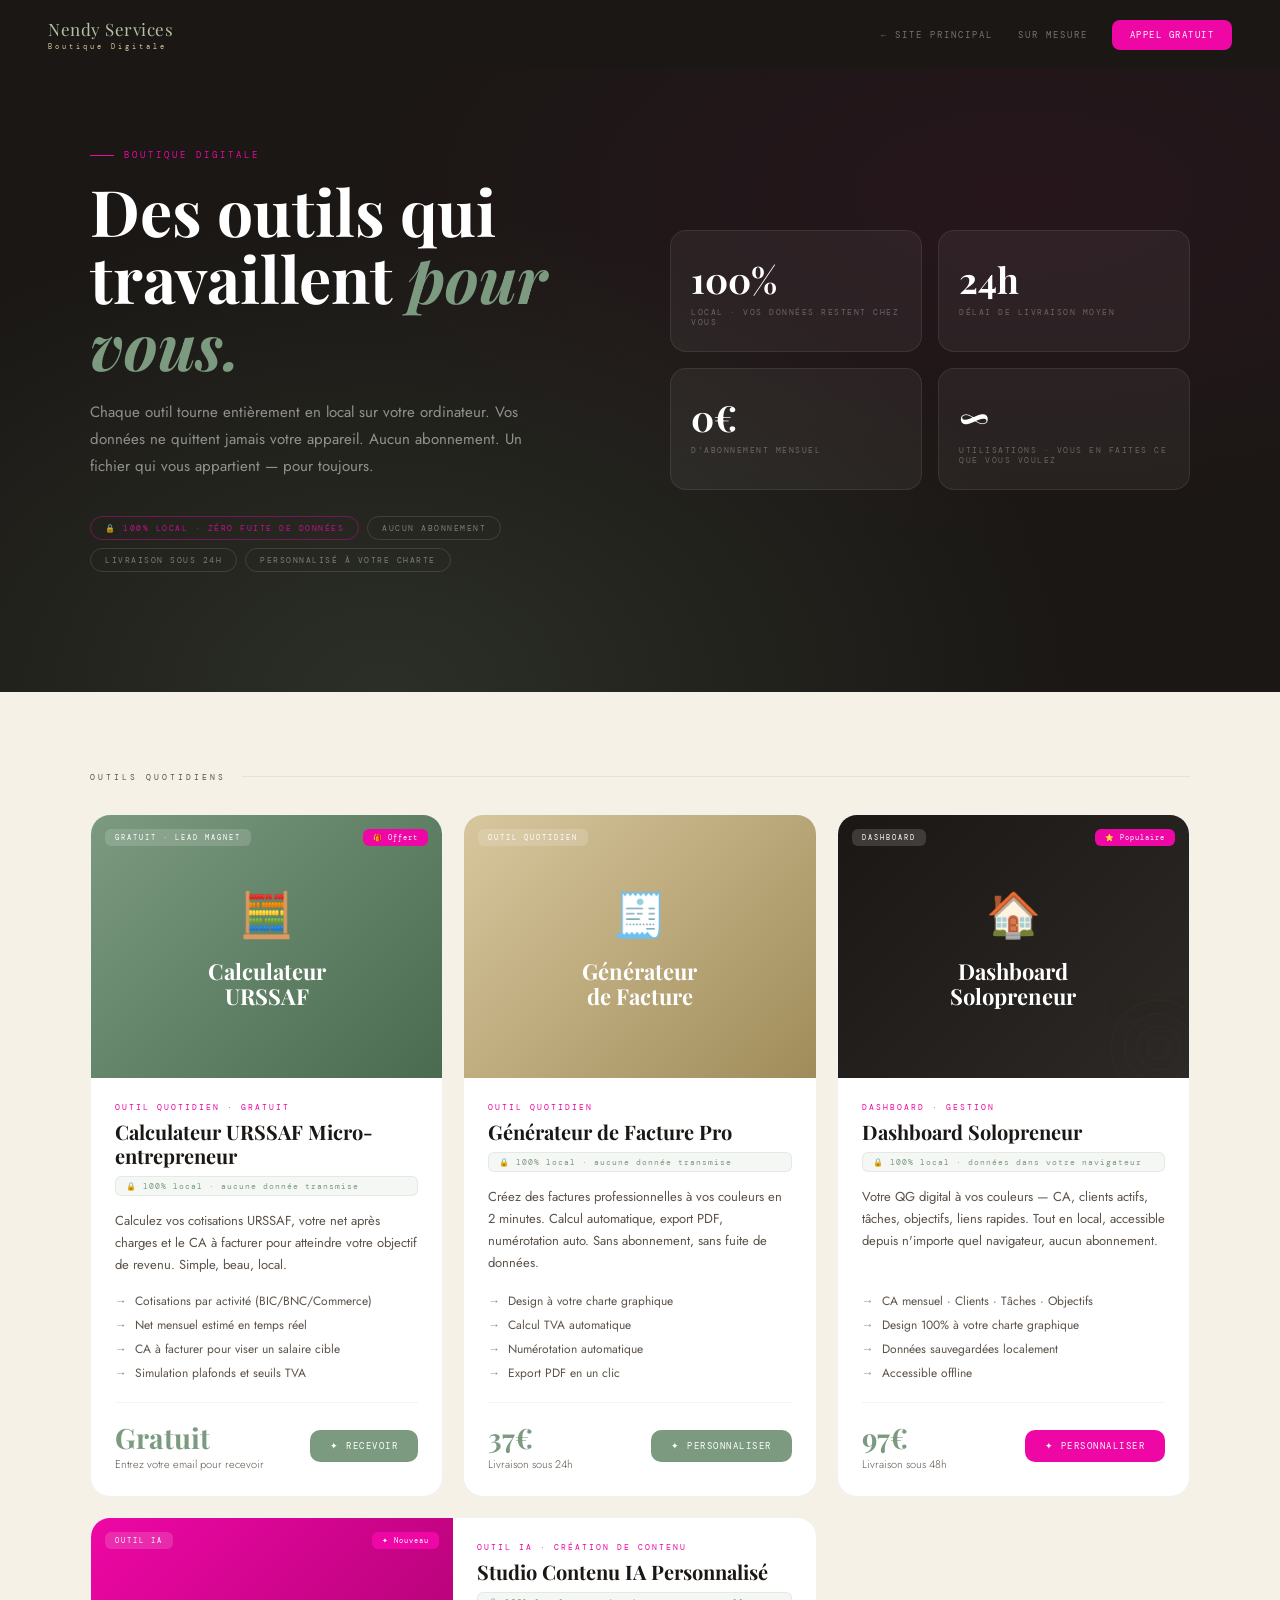
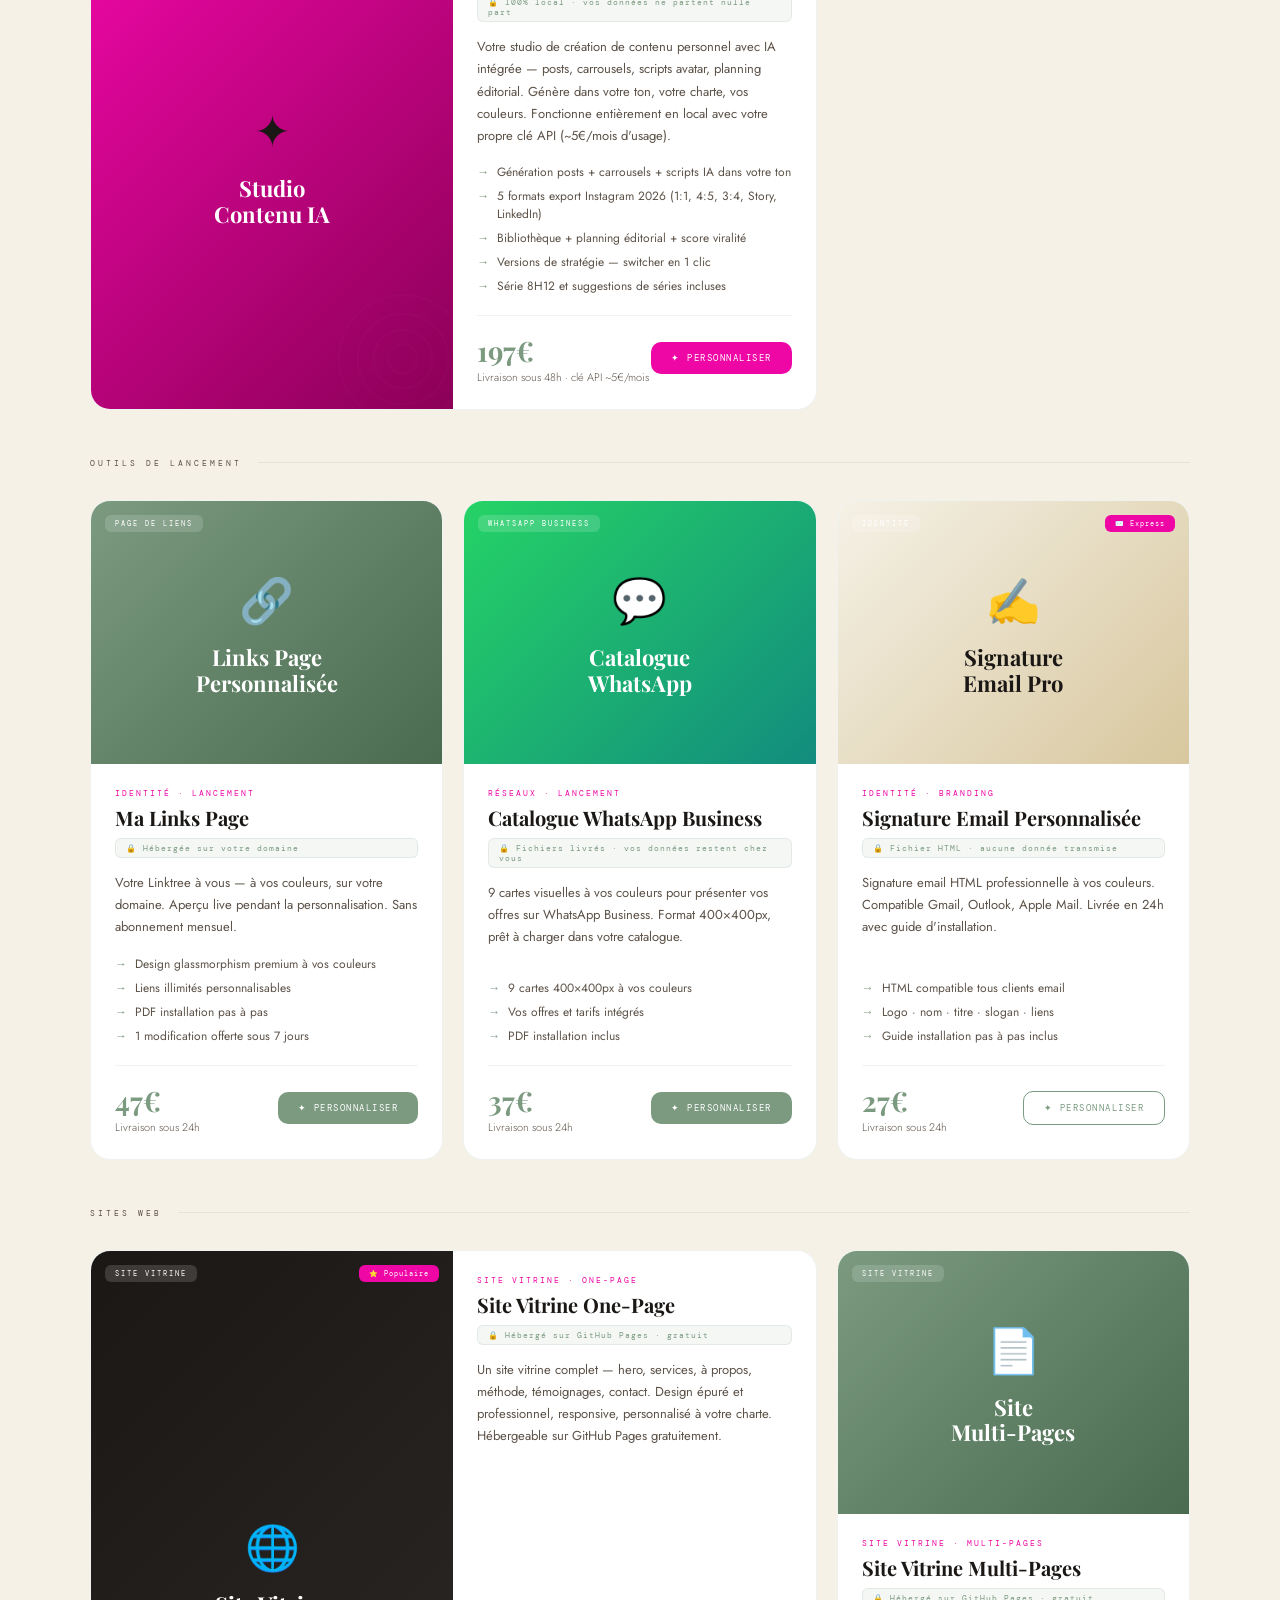
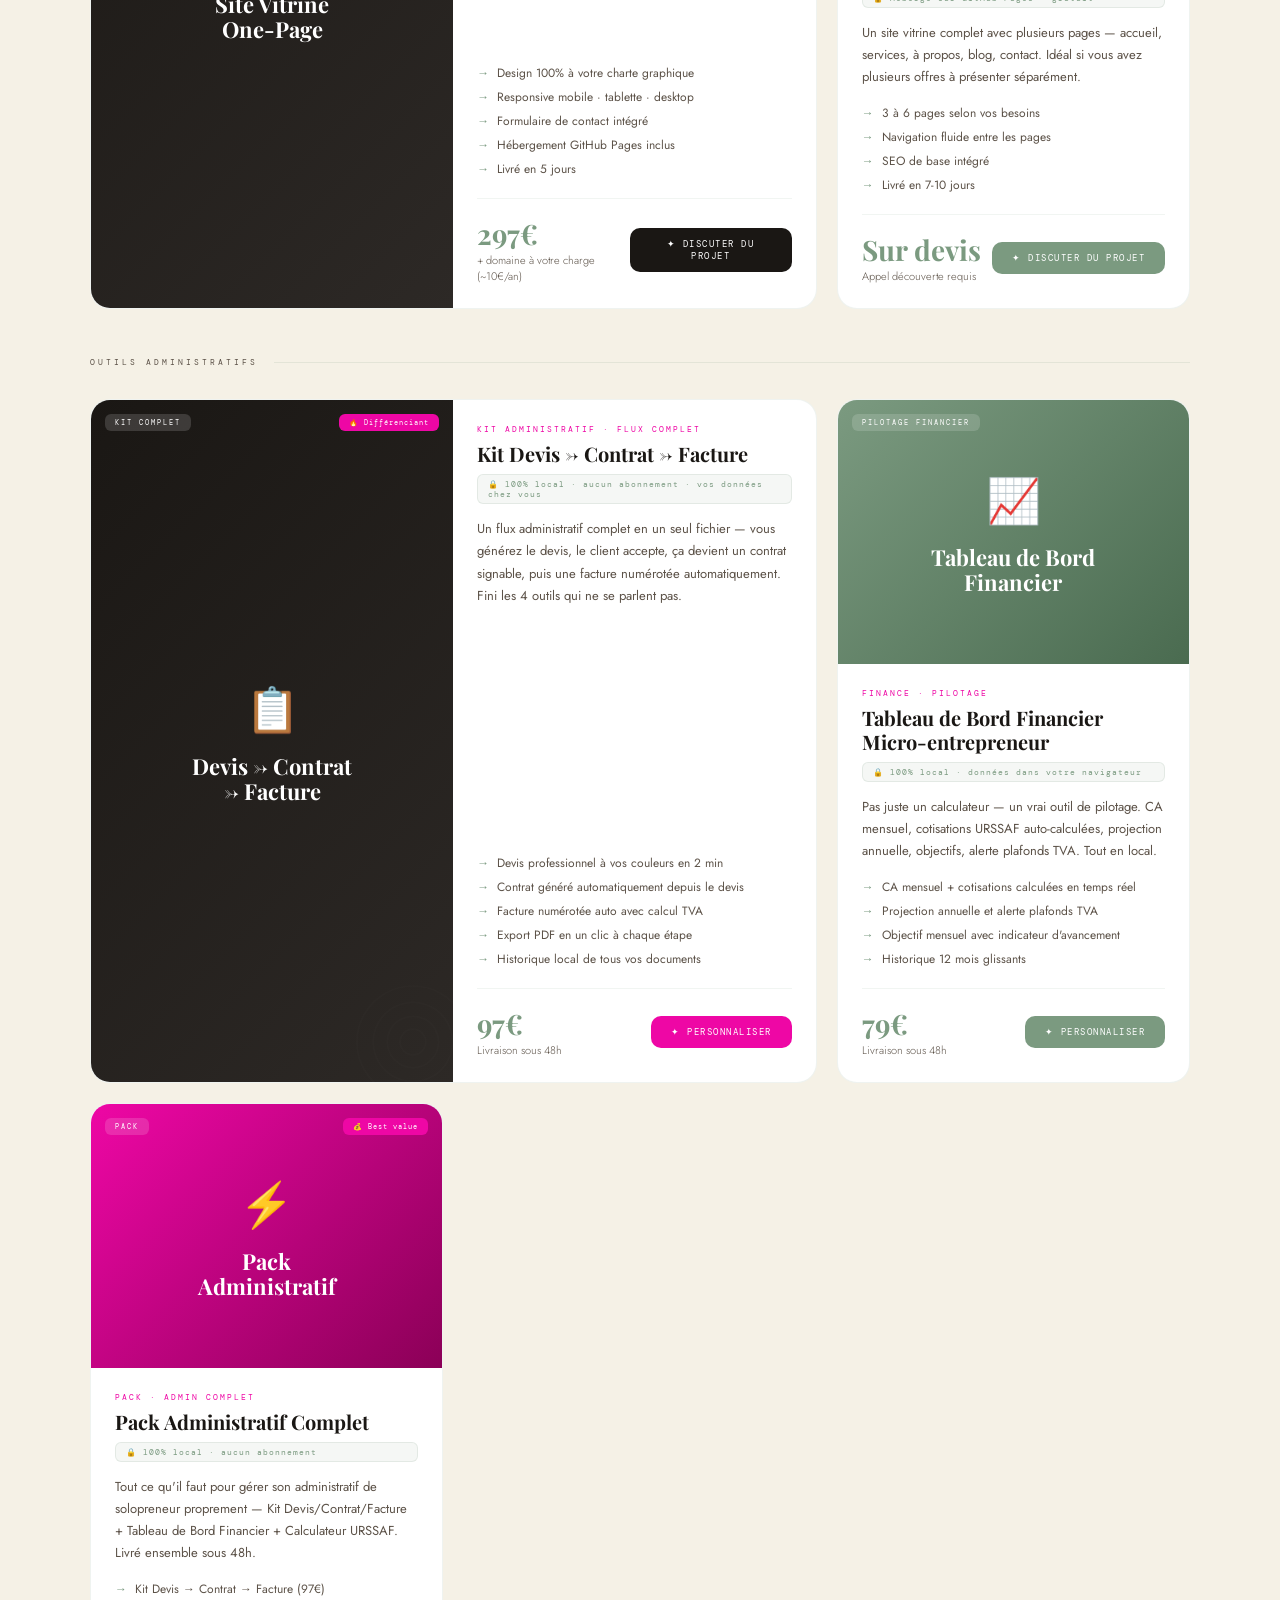
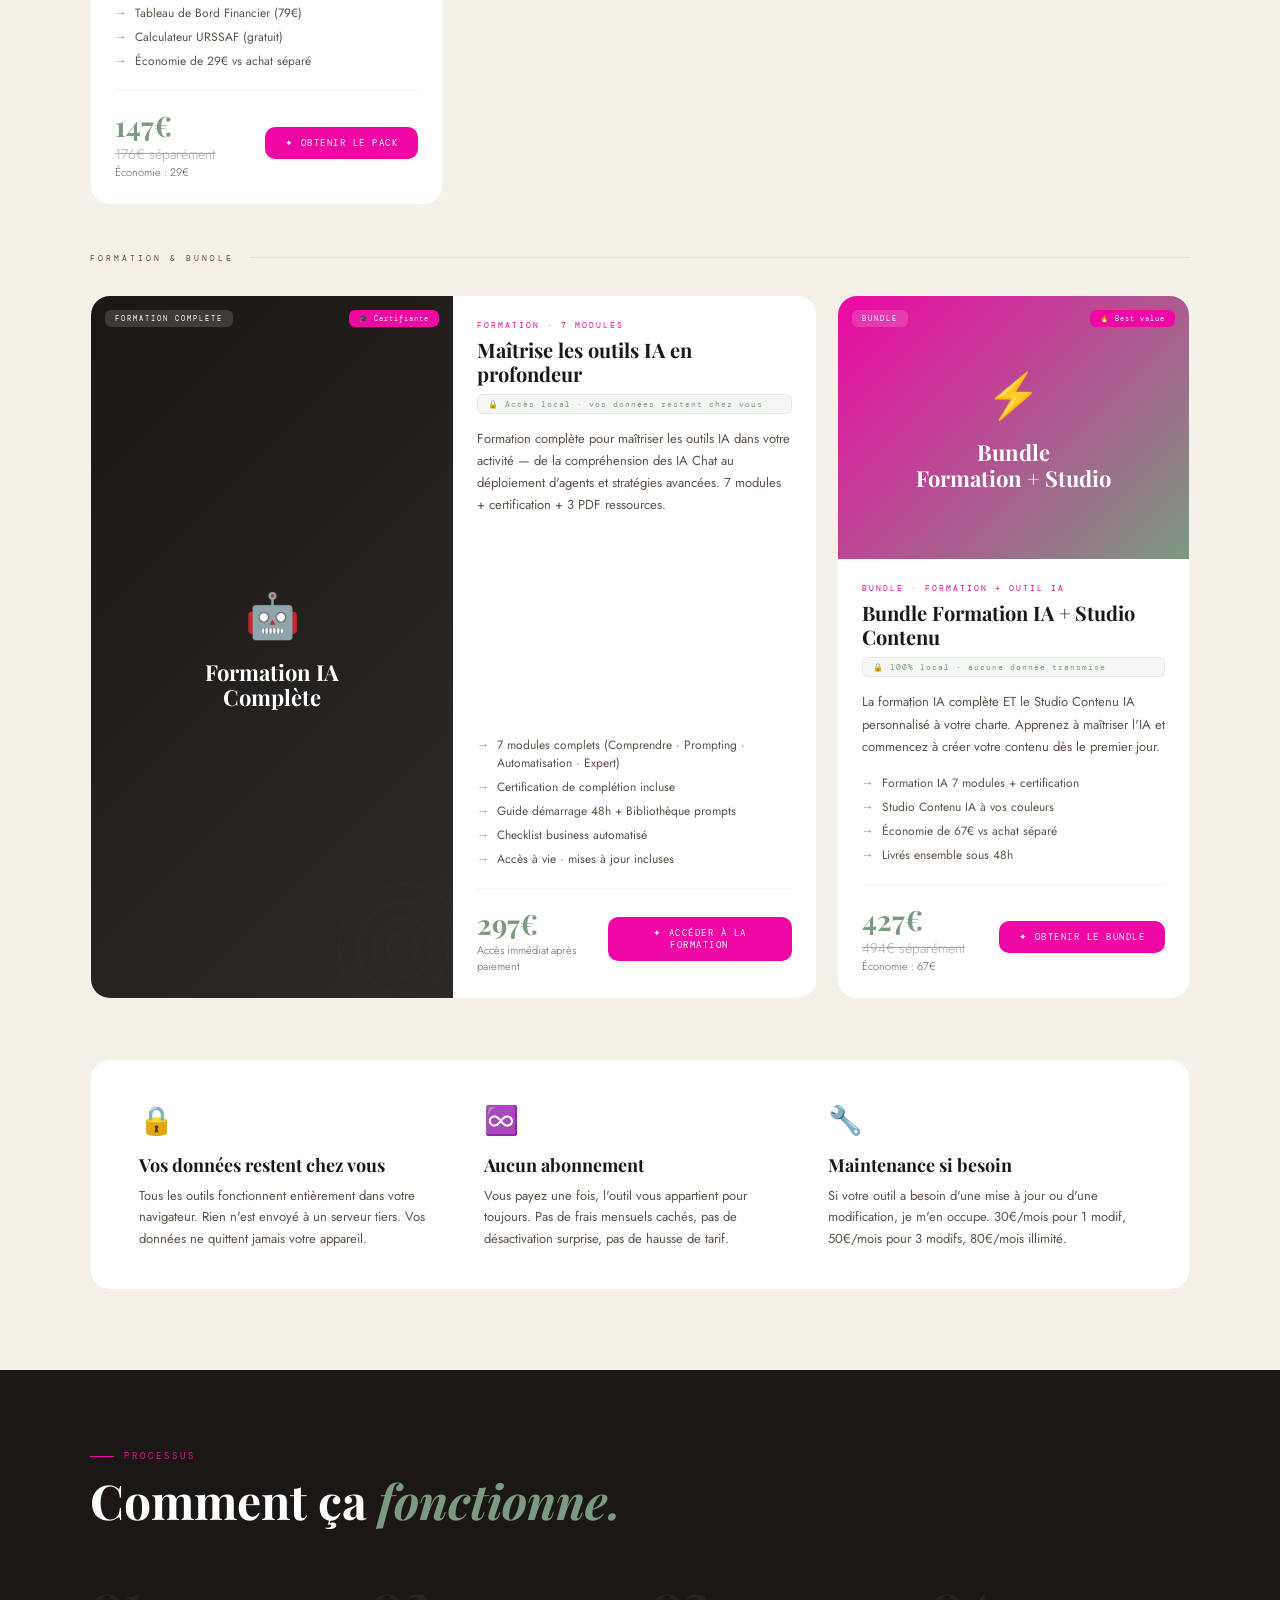
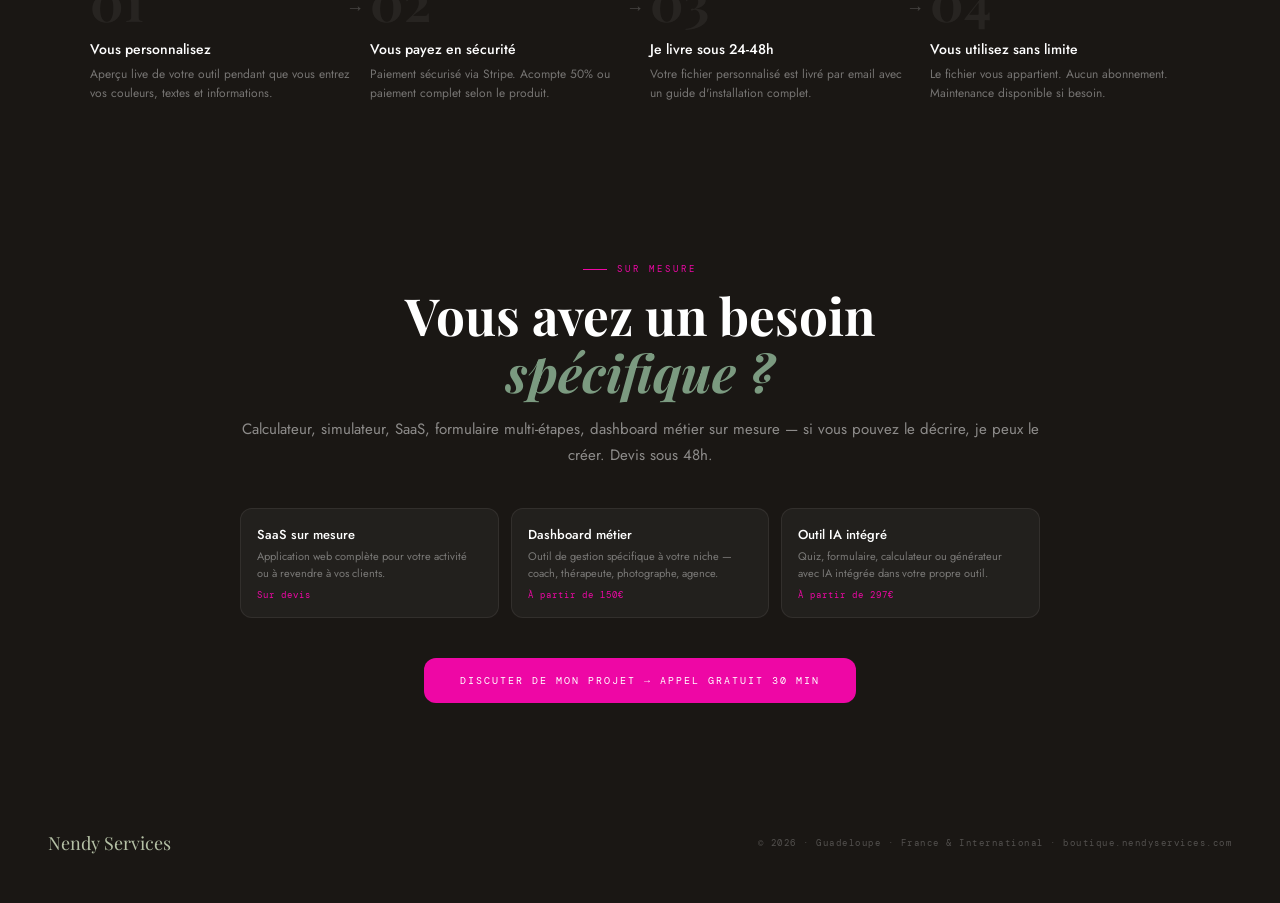
<file: boutique/index-boutiqueV3.html>
<!DOCTYPE html>
<html lang="fr">
<head>
<meta charset="UTF-8">
<meta name="viewport" content="width=device-width, initial-scale=1.0">
<title>Boutique Digitale — Nendy Services</title>
<link href="https://fonts.googleapis.com/css2?family=Cormorant+Garamond:ital,wght@0,300;0,400;0,600;1,300;1,400&family=Playfair+Display:ital,wght@0,400;0,700;0,900;1,400&family=DM+Mono:wght@300;400;500&family=Jost:wght@300;400;500&display=swap" rel="stylesheet">
<style>
:root{--v:#7b9a80;--vc:#b5c1a6;--b:#d8c79e;--cr:#f5f1e6;--f:#ee07a5;--txt:#1a1714;--txt2:#5c5248;}
*{box-sizing:border-box;margin:0;padding:0;}
html{scroll-behavior:smooth;}
body{font-family:'Jost',sans-serif;background:var(--cr);color:var(--txt);overflow-x:hidden;}

/* NAV */
nav{background:var(--txt);padding:18px 48px;display:flex;align-items:center;justify-content:space-between;position:sticky;top:0;z-index:100;}
.nav-logo{font-family:'Playfair Display',serif;font-size:17px;color:var(--vc);letter-spacing:.5px;}
.nav-logo small{font-family:'DM Mono',monospace;font-size:7px;letter-spacing:3px;color:var(--b);display:block;margin-top:2px;}
.nav-right{display:flex;align-items:center;gap:24px;}
.nav-link{font-family:'DM Mono',monospace;font-size:9px;letter-spacing:2px;color:rgba(255,255,255,.4);text-decoration:none;text-transform:uppercase;transition:color .2s;}
.nav-link:hover{color:white;}
.nav-cta{font-family:'DM Mono',monospace;font-size:9px;letter-spacing:1.5px;padding:9px 18px;border-radius:8px;background:var(--f);color:white;text-decoration:none;text-transform:uppercase;transition:opacity .2s;}
.nav-cta:hover{opacity:.88;}

/* HERO */
.hero{background:var(--txt);padding:80px 48px 120px;position:relative;overflow:hidden;}
.hero::before{content:'';position:absolute;inset:0;background:radial-gradient(ellipse at 30% 100%,rgba(123,154,128,.18) 0%,transparent 55%),radial-gradient(ellipse at 80% 20%,rgba(238,7,165,.06) 0%,transparent 50%);}
.hero-inner{max-width:1100px;margin:0 auto;display:grid;grid-template-columns:1fr 1fr;gap:60px;align-items:center;position:relative;}
.hero-tag{font-family:'DM Mono',monospace;font-size:9px;letter-spacing:3px;color:var(--f);text-transform:uppercase;margin-bottom:16px;display:flex;align-items:center;gap:10px;}
.hero-tag::before{content:'';width:24px;height:1px;background:var(--f);}
.hero h1{font-family:'Playfair Display',serif;font-size:clamp(40px,5vw,64px);font-weight:700;color:white;line-height:1.05;margin-bottom:20px;}
.hero h1 em{color:var(--v);font-style:italic;}
.hero-sub{font-size:15px;color:rgba(255,255,255,.5);line-height:1.8;margin-bottom:36px;max-width:440px;}
.hero-badges{display:flex;flex-wrap:wrap;gap:8px;}
.hero-badge{font-family:'DM Mono',monospace;font-size:8px;letter-spacing:1.5px;text-transform:uppercase;padding:6px 14px;border-radius:20px;border:1px solid rgba(255,255,255,.12);color:rgba(255,255,255,.4);}
.hero-badge.highlight{border-color:rgba(238,7,165,.4);color:rgba(238,7,165,.8);}
.hero-stats{display:grid;grid-template-columns:1fr 1fr;gap:16px;}
.hstat{background:rgba(255,255,255,.05);border:1px solid rgba(255,255,255,.08);border-radius:16px;padding:24px 20px;}
.hstat-num{font-family:'Playfair Display',serif;font-size:36px;font-weight:700;color:white;margin-bottom:4px;}
.hstat-lbl{font-family:'DM Mono',monospace;font-size:8px;letter-spacing:1.5px;text-transform:uppercase;color:rgba(255,255,255,.3);}

/* SECTION */
.section{padding:80px 48px;}
.section-inner{max-width:1100px;margin:0 auto;}
.section-tag{font-family:'DM Mono',monospace;font-size:9px;letter-spacing:3px;color:var(--f);text-transform:uppercase;margin-bottom:12px;display:flex;align-items:center;gap:10px;}
.section-tag::before{content:'';width:24px;height:1px;background:var(--f);}
.section-title{font-family:'Playfair Display',serif;font-size:clamp(32px,4vw,48px);font-weight:700;color:var(--txt);line-height:1.1;margin-bottom:12px;}
.section-title em{color:var(--v);font-style:italic;}
.section-sub{font-size:15px;color:var(--txt2);line-height:1.75;max-width:520px;margin-bottom:52px;}

/* PRODUITS GRID */
.products-grid{display:grid;grid-template-columns:repeat(3,1fr);gap:20px;}
.prod{background:white;border-radius:20px;border:1px solid rgba(123,154,128,.12);overflow:hidden;transition:transform .25s,box-shadow .25s;display:flex;flex-direction:column;}
.prod:hover{transform:translateY(-5px);box-shadow:0 20px 50px rgba(0,0,0,.1);}
.prod.featured{grid-column:span 2;display:grid;grid-template-columns:1fr 1fr;}
.prod.full{grid-column:span 3;}
.prod-visual{aspect-ratio:4/3;position:relative;display:flex;flex-direction:column;align-items:center;justify-content:center;padding:28px;overflow:hidden;}
.prod.featured .prod-visual{aspect-ratio:auto;min-height:280px;}
.prod.full .prod-visual{aspect-ratio:3/1;}
.prod-visual-tag{position:absolute;top:14px;left:14px;font-family:'DM Mono',monospace;font-size:7px;letter-spacing:2px;text-transform:uppercase;padding:4px 10px;border-radius:6px;background:rgba(255,255,255,.15);color:white;}
.prod-visual-badge{position:absolute;top:14px;right:14px;font-family:'DM Mono',monospace;font-size:7px;letter-spacing:1px;padding:4px 10px;border-radius:6px;background:var(--f);color:white;}
.prod-visual-icon{font-size:44px;margin-bottom:12px;position:relative;z-index:1;}
.prod-visual-name{font-family:'Playfair Display',serif;font-size:22px;font-weight:700;color:white;text-align:center;line-height:1.15;position:relative;z-index:1;}
.prod-spiral{position:absolute;opacity:.08;bottom:-30px;right:-30px;}
.prod-body{padding:24px;flex:1;display:flex;flex-direction:column;}
.prod-cat{font-family:'DM Mono',monospace;font-size:8px;letter-spacing:2px;text-transform:uppercase;color:var(--f);margin-bottom:8px;}
.prod-name{font-family:'Playfair Display',serif;font-size:20px;font-weight:700;color:var(--txt);margin-bottom:8px;line-height:1.2;}
.prod-desc{font-size:13px;color:var(--txt2);line-height:1.7;margin-bottom:16px;flex:1;}
.prod-local{display:inline-flex;align-items:center;gap:6px;font-family:'DM Mono',monospace;font-size:8px;letter-spacing:1px;color:var(--v);background:rgba(123,154,128,.08);border:1px solid rgba(123,154,128,.15);border-radius:6px;padding:4px 10px;margin-bottom:14px;}
.prod-features{display:flex;flex-direction:column;gap:6px;margin-bottom:20px;}
.prod-feature{font-size:12px;color:var(--txt2);display:flex;gap:8px;align-items:flex-start;}
.prod-feature::before{content:'→';color:var(--v);flex-shrink:0;}
.prod-footer{display:flex;align-items:center;justify-content:space-between;padding-top:16px;border-top:1px solid rgba(123,154,128,.1);}
.prod-price{font-family:'Playfair Display',serif;font-size:28px;font-weight:700;color:var(--v);}
.prod-price small{font-family:'Jost',sans-serif;font-size:11px;font-weight:300;color:var(--txt2);display:block;}
.prod-price .original{font-size:14px;text-decoration:line-through;color:var(--txt2);opacity:.5;}
.btn-gen{font-family:'DM Mono',monospace;font-size:9px;letter-spacing:1.5px;text-transform:uppercase;padding:10px 20px;border-radius:10px;border:none;cursor:pointer;transition:all .2s;text-decoration:none;display:inline-block;}
.btn-gen.primary{background:var(--v);color:white;}
.btn-gen.primary:hover{background:#5a7a60;transform:translateY(-1px);}
.btn-gen.fuchsia{background:var(--f);color:white;}
.btn-gen.fuchsia:hover{opacity:.88;transform:translateY(-1px);}
.btn-gen.outline{background:transparent;color:var(--v);border:1.5px solid var(--v);}
.btn-gen.outline:hover{background:var(--v);color:white;}
.btn-gen.dark{background:var(--txt);color:white;}
.btn-gen.dark:hover{opacity:.85;}

/* SECTION TITRE CATÉGORIE */
.cat-divider{display:flex;align-items:center;gap:16px;margin-bottom:32px;margin-top:48px;}
.cat-divider:first-child{margin-top:0;}
.cat-divider-label{font-family:'DM Mono',monospace;font-size:8px;letter-spacing:3px;text-transform:uppercase;color:var(--txt2);white-space:nowrap;}
.cat-divider-line{flex:1;height:1px;background:rgba(123,154,128,.15);}

/* COMMENT CA MARCHE */
.how-section{background:var(--txt);padding:80px 48px;}
.how-inner{max-width:1100px;margin:0 auto;}
.how-steps{display:grid;grid-template-columns:repeat(4,1fr);gap:20px;margin-top:48px;}
.how-step{position:relative;}
.how-step::after{content:'→';position:absolute;top:20px;right:-14px;color:rgba(255,255,255,.2);font-size:18px;}
.how-step:last-child::after{display:none;}
.how-num{font-family:'Playfair Display',serif;font-size:52px;font-weight:700;color:rgba(255,255,255,.06);line-height:1;margin-bottom:12px;}
.how-title{font-size:14px;font-weight:500;color:white;margin-bottom:6px;}
.how-sub{font-size:12px;color:rgba(255,255,255,.4);line-height:1.6;}

/* PITCH LOCAL */
.local-pitch{background:white;border:1px solid rgba(123,154,128,.12);border-radius:20px;padding:40px 48px;margin-top:60px;display:grid;grid-template-columns:1fr 1fr 1fr;gap:32px;align-items:start;}
.lp-item{display:flex;flex-direction:column;gap:8px;}
.lp-icon{font-size:28px;margin-bottom:4px;}
.lp-title{font-family:'Playfair Display',serif;font-size:18px;font-weight:700;color:var(--txt);}
.lp-desc{font-size:13px;color:var(--txt2);line-height:1.65;}

/* SUR MESURE */
.custom-section{background:var(--txt);padding:80px 48px;}
.custom-inner{max-width:800px;margin:0 auto;text-align:center;}
.custom-title{font-family:'Playfair Display',serif;font-size:clamp(32px,4vw,52px);font-weight:700;color:white;line-height:1.1;margin-bottom:16px;}
.custom-title em{color:var(--v);font-style:italic;}
.custom-sub{font-size:15px;color:rgba(255,255,255,.5);line-height:1.75;margin-bottom:40px;}
.custom-grid{display:grid;grid-template-columns:repeat(3,1fr);gap:12px;margin-bottom:40px;}
.custom-item{background:rgba(255,255,255,.04);border:1px solid rgba(255,255,255,.07);border-radius:12px;padding:16px;text-align:left;}
.custom-item-name{font-size:13px;font-weight:500;color:white;margin-bottom:4px;}
.custom-item-desc{font-size:11px;color:rgba(255,255,255,.4);line-height:1.5;}
.custom-item-price{font-family:'DM Mono',monospace;font-size:9px;letter-spacing:1px;color:var(--f);margin-top:8px;}
.custom-cta{display:inline-flex;align-items:center;gap:10px;background:var(--f);color:white;text-decoration:none;padding:16px 36px;border-radius:12px;font-family:'DM Mono',monospace;font-size:10px;letter-spacing:2px;text-transform:uppercase;transition:opacity .2s;}
.custom-cta:hover{opacity:.88;}

/* MODAL */
.modal-overlay{position:fixed;inset:0;background:rgba(26,23,20,.85);backdrop-filter:blur(8px);z-index:200;display:none;align-items:center;justify-content:center;padding:20px;}
.modal-overlay.open{display:flex;}
.modal{background:var(--cr);border-radius:24px;width:100%;max-width:960px;max-height:90vh;overflow:hidden;display:grid;grid-template-columns:380px 1fr;position:relative;}
.modal-close{position:absolute;top:16px;right:16px;width:32px;height:32px;border-radius:50%;background:rgba(0,0,0,.1);border:none;cursor:pointer;font-size:16px;color:var(--txt2);display:flex;align-items:center;justify-content:center;z-index:10;transition:background .2s;}
.modal-close:hover{background:rgba(0,0,0,.2);}
.modal-form{background:white;overflow-y:auto;padding:32px 28px;}
.modal-title{font-family:'Playfair Display',serif;font-size:24px;font-weight:700;color:var(--txt);margin-bottom:4px;}
.modal-sub{font-size:13px;color:var(--txt2);margin-bottom:24px;line-height:1.6;}
.field{margin-bottom:14px;}
.field label{display:block;font-family:'DM Mono',monospace;font-size:8px;letter-spacing:1.5px;text-transform:uppercase;color:var(--txt2);margin-bottom:6px;}
.field input[type="text"],.field input[type="url"],.field input[type="email"],.field input[type="number"],.field textarea,.field select{width:100%;padding:10px 12px;border:1px solid rgba(123,154,128,.2);border-radius:10px;font-family:'Jost',sans-serif;font-size:13px;color:var(--txt);background:var(--cr);outline:none;transition:border-color .2s,background .2s;}
.field input:focus,.field textarea:focus,.field select:focus{border-color:var(--v);background:white;}
.field textarea{resize:none;height:70px;}
.colors-row{display:flex;gap:8px;}
.color-item{flex:1;text-align:center;}
.color-item label{font-size:7px;letter-spacing:1px;color:var(--txt2);margin-bottom:5px;display:block;}
.color-item input[type="color"]{width:100%;height:38px;border-radius:8px;border:1px solid rgba(123,154,128,.2);cursor:pointer;padding:2px;background:white;}
.links-list{display:flex;flex-direction:column;gap:7px;margin-bottom:10px;}
.link-row{display:grid;grid-template-columns:28px 1fr 1fr 26px;gap:5px;align-items:center;}
.link-row-emoji{width:28px;height:32px;border:1px solid rgba(123,154,128,.2);border-radius:7px;font-size:14px;text-align:center;background:var(--cr);cursor:pointer;outline:none;}
.link-row input{padding:7px 9px;border:1px solid rgba(123,154,128,.2);border-radius:7px;font-size:12px;font-family:'Jost',sans-serif;color:var(--txt);background:var(--cr);outline:none;transition:border-color .2s;}
.link-row input:focus{border-color:var(--v);background:white;}
.link-row-remove{width:26px;height:26px;border-radius:6px;border:none;background:rgba(238,7,165,.08);color:var(--f);cursor:pointer;font-size:13px;display:flex;align-items:center;justify-content:center;}
.btn-add-link{width:100%;padding:8px;border:1.5px dashed rgba(123,154,128,.3);border-radius:9px;background:transparent;font-family:'DM Mono',monospace;font-size:8px;letter-spacing:1.5px;text-transform:uppercase;color:var(--vc);cursor:pointer;transition:all .2s;margin-bottom:20px;}
.btn-add-link:hover{border-color:var(--v);color:var(--v);}
.modal-preview{background:var(--cr);overflow-y:auto;padding:24px;display:flex;flex-direction:column;gap:16px;}
.modal-cta{padding:20px 0 0;}
.preview-live-badge{display:flex;align-items:center;gap:6px;font-family:'DM Mono',monospace;font-size:8px;letter-spacing:1.5px;text-transform:uppercase;color:var(--v);}
.live-dot{width:7px;height:7px;border-radius:50%;background:var(--v);animation:blink 1.5s ease infinite;}
@keyframes blink{0%,100%{opacity:1}50%{opacity:.2}}
.phone-wrap{display:flex;justify-content:center;}
.phone{width:220px;background:#f0ece3;border-radius:32px;border:7px solid #1a1714;box-shadow:0 0 0 1px rgba(255,255,255,.1) inset,0 20px 50px rgba(0,0,0,.25);overflow:hidden;}
.phone-notch{width:80px;height:22px;background:#1a1714;border-radius:0 0 12px 12px;margin:0 auto;}
.phone-content{padding:12px 12px 20px;max-height:420px;overflow-y:auto;}
.lp-header{text-align:center;padding:12px 0 10px;}
.lp-avatar{width:58px;height:58px;border-radius:50%;margin:0 auto 10px;display:flex;align-items:center;justify-content:center;font-size:24px;border:3px solid white;box-shadow:0 4px 12px rgba(0,0,0,.12);}
.lp-name{font-family:'Playfair Display',serif;font-size:15px;font-weight:700;margin-bottom:2px;}
.lp-job{font-family:'Cormorant Garamond',serif;font-style:italic;font-size:11px;margin-bottom:6px;opacity:.75;}
.lp-slogan{font-family:'DM Mono',monospace;font-size:7px;letter-spacing:1.5px;text-transform:uppercase;opacity:.55;margin-bottom:10px;}
.lp-divider{display:flex;align-items:center;gap:6px;margin:10px 0 8px;}
.lp-div-line{flex:1;height:1px;opacity:.3;}
.lp-div-diamond{width:5px;height:5px;transform:rotate(45deg);}
.lp-links{display:flex;flex-direction:column;gap:6px;}
.lp-link{display:flex;align-items:center;gap:8px;padding:8px 10px;border-radius:10px;background:rgba(255,255,255,.6);backdrop-filter:blur(8px);border:1px solid rgba(255,255,255,.7);box-shadow:0 2px 0 rgba(255,255,255,.8) inset,0 3px 8px rgba(0,0,0,.06);}
.lp-link.featured{border:none;box-shadow:0 2px 0 rgba(255,255,255,.2) inset,0 5px 16px rgba(0,0,0,.15);}
.lp-link-icon{width:28px;height:28px;border-radius:7px;background:rgba(255,255,255,.25);display:flex;align-items:center;justify-content:center;font-size:12px;flex-shrink:0;}
.lp-link-label{font-size:10px;font-weight:500;display:block;margin-bottom:1px;}
.lp-link-sub{font-family:'DM Mono',monospace;font-size:6px;letter-spacing:.5px;opacity:.55;}
.lp-link-arrow{font-size:11px;opacity:.45;margin-left:auto;}
.lp-footer{text-align:center;margin-top:12px;font-family:'Cormorant Garamond',serif;font-style:italic;font-size:9px;opacity:.4;}
.wa-preview-grid{display:grid;grid-template-columns:1fr 1fr 1fr;gap:6px;}
.wa-mini-card{border-radius:8px;padding:10px;aspect-ratio:1;display:flex;flex-direction:column;justify-content:flex-end;}
.wa-mini-label{font-family:'DM Mono',monospace;font-size:6px;letter-spacing:1px;text-transform:uppercase;color:rgba(255,255,255,.6);margin-bottom:3px;}
.wa-mini-name{font-family:'Playfair Display',serif;font-size:11px;font-weight:700;color:white;line-height:1.1;margin-bottom:4px;}
.wa-mini-price{font-family:'Playfair Display',serif;font-size:13px;font-weight:700;}
.sig-preview{background:white;border-radius:10px;padding:14px;border:1px solid rgba(0,0,0,.08);}
.sig-top{display:flex;align-items:center;gap:10px;margin-bottom:10px;}
.sig-avatar-preview{width:44px;height:44px;border-radius:50%;display:flex;align-items:center;justify-content:center;font-size:18px;flex-shrink:0;}
.sig-name-preview{font-size:14px;font-weight:700;}
.sig-job-preview{font-size:11px;opacity:.6;}
.sig-divider-preview{height:1px;margin-bottom:10px;opacity:.2;}
.sig-links-preview{display:flex;gap:8px;flex-wrap:wrap;}
.sig-link-preview{font-size:10px;padding:3px 10px;border-radius:20px;text-decoration:none;}
.included-box{background:white;border-radius:12px;padding:16px;}
.included-title{font-family:'DM Mono',monospace;font-size:8px;letter-spacing:1.5px;text-transform:uppercase;color:var(--txt2);margin-bottom:10px;}
.included-item{font-size:12px;color:var(--txt2);padding:5px 0;border-bottom:1px solid rgba(123,154,128,.08);display:flex;align-items:center;gap:8px;}
.included-item:last-child{border-bottom:none;}
.included-item::before{content:'✓';color:var(--v);font-size:11px;flex-shrink:0;}
.btn-buy{width:100%;padding:14px;background:var(--f);border:none;border-radius:12px;font-family:'DM Mono',monospace;font-size:10px;letter-spacing:2px;text-transform:uppercase;color:white;cursor:pointer;transition:opacity .2s;display:flex;align-items:center;justify-content:center;gap:8px;}
.btn-buy:hover{opacity:.88;}
.btn-buy.green{background:var(--v);}
.btn-buy-note{text-align:center;font-size:11px;color:var(--txt2);opacity:.6;margin-top:7px;}

/* DASHBOARD PREVIEW */
.dash-preview{background:#1a1714;border-radius:12px;padding:16px;overflow:hidden;}
.dash-prev-header{display:flex;align-items:center;justify-content:space-between;margin-bottom:12px;}
.dash-prev-title{font-family:'Playfair Display',serif;font-size:13px;color:white;font-weight:700;}
.dash-prev-date{font-family:'DM Mono',monospace;font-size:7px;color:rgba(255,255,255,.3);letter-spacing:1px;}
.dash-prev-grid{display:grid;grid-template-columns:1fr 1fr;gap:6px;margin-bottom:10px;}
.dash-prev-card{border-radius:8px;padding:10px;}
.dash-prev-num{font-family:'Playfair Display',serif;font-size:20px;font-weight:700;line-height:1;}
.dash-prev-label{font-family:'DM Mono',monospace;font-size:6px;letter-spacing:1px;text-transform:uppercase;opacity:.6;margin-top:3px;}

/* URSSAF PREVIEW */
.urssaf-preview{background:white;border-radius:12px;padding:16px;}
.urssaf-row{display:flex;justify-content:space-between;align-items:center;padding:6px 0;border-bottom:1px solid rgba(123,154,128,.1);font-size:11px;}
.urssaf-row:last-child{border-bottom:none;font-weight:600;color:var(--v);}
.urssaf-label{color:var(--txt2);}
.urssaf-val{font-family:'DM Mono',monospace;font-size:11px;color:var(--txt);}

/* FORMATION PREVIEW */
.formation-preview{background:var(--txt);border-radius:12px;padding:16px;overflow:hidden;}
.form-prev-module{display:flex;align-items:center;gap:10px;padding:8px 0;border-bottom:1px solid rgba(255,255,255,.06);}
.form-prev-module:last-child{border-bottom:none;}
.form-prev-num{font-family:'DM Mono',monospace;font-size:8px;color:var(--f);width:24px;flex-shrink:0;}
.form-prev-title{font-size:11px;color:rgba(255,255,255,.75);}
.form-prev-badge{font-family:'DM Mono',monospace;font-size:7px;padding:2px 7px;border-radius:4px;margin-left:auto;flex-shrink:0;}

/* FACTURE PREVIEW */
.facture-preview{background:white;border-radius:10px;padding:14px;border:1px solid rgba(0,0,0,.08);}
.facture-header{display:flex;justify-content:space-between;align-items:flex-start;margin-bottom:12px;}
.facture-brand{font-family:'Playfair Display',serif;font-size:15px;font-weight:700;}
.facture-num{font-family:'DM Mono',monospace;font-size:8px;letter-spacing:1px;color:rgba(0,0,0,.4);}
.facture-line{display:flex;justify-content:space-between;font-size:10px;padding:4px 0;border-bottom:1px solid rgba(0,0,0,.05);}
.facture-line:last-child{border-bottom:none;font-weight:600;}
.facture-total{display:flex;justify-content:space-between;padding:8px 0;margin-top:6px;border-top:2px solid;}
.facture-total-label{font-size:11px;font-weight:600;}
.facture-total-val{font-family:'Playfair Display',serif;font-size:16px;font-weight:700;}

/* PV PREVIEW */
.pv-hero-preview{border-radius:8px;padding:16px;margin-bottom:8px;}
.pv-hero-name{font-family:'Playfair Display',serif;font-size:15px;font-weight:700;color:white;line-height:1.2;margin-bottom:6px;}
.pv-hero-sub{font-size:10px;color:rgba(255,255,255,.6);margin-bottom:10px;}
.pv-hero-btn{display:inline-block;padding:6px 14px;border-radius:8px;font-size:9px;color:white;font-family:'DM Mono',monospace;letter-spacing:1px;}

/* FOOTER */
footer{background:var(--txt);padding:48px;display:flex;align-items:center;justify-content:space-between;flex-wrap:wrap;gap:16px;}
.footer-logo{font-family:'Playfair Display',serif;font-size:18px;color:var(--vc);}
.footer-copy{font-family:'DM Mono',monospace;font-size:9px;letter-spacing:1.5px;color:rgba(255,255,255,.25);}

/* RESPONSIVE */
@media(max-width:900px){
  .products-grid{grid-template-columns:1fr 1fr;}
  .prod.featured{grid-column:span 2;grid-template-columns:1fr;}
  .prod.full{grid-column:span 2;}
  .hero-inner{grid-template-columns:1fr;}
  .how-steps{grid-template-columns:1fr 1fr;}
  .custom-grid{grid-template-columns:1fr 1fr;}
  .modal{grid-template-columns:1fr;}
  .modal-preview{display:none;}
  .local-pitch{grid-template-columns:1fr;}
  nav{padding:14px 20px;}
  .section{padding:48px 20px;}
}
@media(max-width:600px){
  .products-grid{grid-template-columns:1fr;}
  .prod.featured,.prod.full{grid-column:span 1;display:flex;flex-direction:column;}
  .hero-stats{grid-template-columns:1fr 1fr;}
  .custom-grid{grid-template-columns:1fr;}
}
</style>
</head>
<body>

<nav>
  <div class="nav-logo">Nendy Services<small>Boutique Digitale</small></div>
  <div class="nav-right">
    <a href="https://nendyservices.com" class="nav-link">← Site principal</a>
    <a href="#sur-mesure" class="nav-link">Sur mesure</a>
    <a href="https://calendar.notion.so/meet/nendyservices/appeldecouverte" target="_blank" class="nav-cta">Appel gratuit</a>
  </div>
</nav>

<!-- HERO -->
<div class="hero">
  <div class="hero-inner">
    <div>
      <div class="hero-tag">Boutique digitale</div>
      <h1>Des outils qui<br>travaillent <em>pour vous.</em></h1>
      <p class="hero-sub">Chaque outil tourne entièrement en local sur votre ordinateur. Vos données ne quittent jamais votre appareil. Aucun abonnement. Un fichier qui vous appartient — pour toujours.</p>
      <div class="hero-badges">
        <span class="hero-badge highlight">🔒 100% local · zéro fuite de données</span>
        <span class="hero-badge">Aucun abonnement</span>
        <span class="hero-badge">Livraison sous 24h</span>
        <span class="hero-badge">Personnalisé à votre charte</span>
      </div>
    </div>
    <div class="hero-stats">
      <div class="hstat"><div class="hstat-num">100%</div><div class="hstat-lbl">Local · Vos données restent chez vous</div></div>
      <div class="hstat"><div class="hstat-num">24h</div><div class="hstat-lbl">Délai de livraison moyen</div></div>
      <div class="hstat"><div class="hstat-num">0€</div><div class="hstat-lbl">D'abonnement mensuel</div></div>
      <div class="hstat"><div class="hstat-num">∞</div><div class="hstat-lbl">Utilisations · Vous en faites ce que vous voulez</div></div>
    </div>
  </div>
</div>

<!-- PRODUITS -->
<div class="section">
  <div class="section-inner">

    <!-- OUTILS QUOTIDIENS -->
    <div class="cat-divider">
      <div class="cat-divider-label">Outils quotidiens</div>
      <div class="cat-divider-line"></div>
    </div>
    <div class="products-grid">

      <!-- CALCULATEUR URSSAF -->
      <div class="prod">
        <div class="prod-visual" style="background:linear-gradient(135deg,#7b9a80,#4a6b50);">
          <div class="prod-visual-tag">Gratuit · Lead magnet</div>
          <div class="prod-visual-badge">🎁 Offert</div>
          <div class="prod-visual-icon">🧮</div>
          <div class="prod-visual-name">Calculateur<br>URSSAF</div>
        </div>
        <div class="prod-body">
          <div class="prod-cat">Outil quotidien · Gratuit</div>
          <div class="prod-name">Calculateur URSSAF Micro-entrepreneur</div>
          <div class="prod-local">🔒 100% local · aucune donnée transmise</div>
          <div class="prod-desc">Calculez vos cotisations URSSAF, votre net après charges et le CA à facturer pour atteindre votre objectif de revenu. Simple, beau, local.</div>
          <div class="prod-features">
            <div class="prod-feature">Cotisations par activité (BIC/BNC/Commerce)</div>
            <div class="prod-feature">Net mensuel estimé en temps réel</div>
            <div class="prod-feature">CA à facturer pour viser un salaire cible</div>
            <div class="prod-feature">Simulation plafonds et seuils TVA</div>
          </div>
          <div class="prod-footer">
            <div class="prod-price">Gratuit<small>Entrez votre email pour recevoir</small></div>
            <button class="btn-gen primary" onclick="openModal('urssaf')">✦ Recevoir</button>
          </div>
        </div>
      </div>

      <!-- GÉNÉRATEUR DE FACTURE -->
      <div class="prod">
        <div class="prod-visual" style="background:linear-gradient(135deg,#d8c79e,#a08c5a);">
          <div class="prod-visual-tag">Outil quotidien</div>
          <div class="prod-visual-icon">🧾</div>
          <div class="prod-visual-name">Générateur<br>de Facture</div>
        </div>
        <div class="prod-body">
          <div class="prod-cat">Outil quotidien</div>
          <div class="prod-name">Générateur de Facture Pro</div>
          <div class="prod-local">🔒 100% local · aucune donnée transmise</div>
          <div class="prod-desc">Créez des factures professionnelles à vos couleurs en 2 minutes. Calcul automatique, export PDF, numérotation auto. Sans abonnement, sans fuite de données.</div>
          <div class="prod-features">
            <div class="prod-feature">Design à votre charte graphique</div>
            <div class="prod-feature">Calcul TVA automatique</div>
            <div class="prod-feature">Numérotation automatique</div>
            <div class="prod-feature">Export PDF en un clic</div>
          </div>
          <div class="prod-footer">
            <div class="prod-price">37€<small>Livraison sous 24h</small></div>
            <button class="btn-gen primary" onclick="openModal('facture')">✦ Personnaliser</button>
          </div>
        </div>
      </div>

      <!-- DASHBOARD SOLOPRENEUR -->
      <div class="prod">
        <div class="prod-visual" style="background:linear-gradient(135deg,#1a1714,#2d2926);">
          <div class="prod-visual-tag">Dashboard</div>
          <div class="prod-visual-badge">⭐ Populaire</div>
          <svg class="prod-spiral" width="120" height="120" viewBox="0 0 120 120">
            <path d="M60,60 m0,-48 a48,48 0 1,1-.1,0 M60,60 m0,-34 a34,34 0 1,1-.1,0 M60,60 m0,-22 a22,22 0 1,1-.1,0 M60,60 m0,-11 a11,11 0 1,1-.1,0" fill="none" stroke="rgba(255,255,255,.2)" stroke-width="1.5"/>
          </svg>
          <div class="prod-visual-icon">🏠</div>
          <div class="prod-visual-name">Dashboard<br>Solopreneur</div>
        </div>
        <div class="prod-body">
          <div class="prod-cat">Dashboard · Gestion</div>
          <div class="prod-name">Dashboard Solopreneur</div>
          <div class="prod-local">🔒 100% local · données dans votre navigateur</div>
          <div class="prod-desc">Votre QG digital à vos couleurs — CA, clients actifs, tâches, objectifs, liens rapides. Tout en local, accessible depuis n'importe quel navigateur, aucun abonnement.</div>
          <div class="prod-features">
            <div class="prod-feature">CA mensuel · Clients · Tâches · Objectifs</div>
            <div class="prod-feature">Design 100% à votre charte graphique</div>
            <div class="prod-feature">Données sauvegardées localement</div>
            <div class="prod-feature">Accessible offline</div>
          </div>
          <div class="prod-footer">
            <div class="prod-price">97€<small>Livraison sous 48h</small></div>
            <button class="btn-gen fuchsia" onclick="openModal('dashboard')">✦ Personnaliser</button>
          </div>
        </div>
      </div>

      <!-- STUDIO CONTENU IA -->
      <div class="prod featured">
        <div class="prod-visual" style="background:linear-gradient(135deg,#ee07a5,#8b0057);min-height:280px;">
          <div class="prod-visual-tag">Outil IA</div>
          <div class="prod-visual-badge">✦ Nouveau</div>
          <svg class="prod-spiral" width="160" height="160" viewBox="0 0 120 120">
            <path d="M60,60 m0,-48 a48,48 0 1,1-.1,0 M60,60 m0,-34 a34,34 0 1,1-.1,0 M60,60 m0,-22 a22,22 0 1,1-.1,0 M60,60 m0,-11 a11,11 0 1,1-.1,0" fill="none" stroke="rgba(255,255,255,.2)" stroke-width="1.5"/>
          </svg>
          <div class="prod-visual-icon">✦</div>
          <div class="prod-visual-name">Studio<br>Contenu IA</div>
        </div>
        <div class="prod-body">
          <div class="prod-cat">Outil IA · Création de contenu</div>
          <div class="prod-name">Studio Contenu IA Personnalisé</div>
          <div class="prod-local">🔒 100% local · vos données ne partent nulle part</div>
          <div class="prod-desc">Votre studio de création de contenu personnel avec IA intégrée — posts, carrousels, scripts avatar, planning éditorial. Génère dans votre ton, votre charte, vos couleurs. Fonctionne entièrement en local avec votre propre clé API (~5€/mois d'usage).</div>
          <div class="prod-features">
            <div class="prod-feature">Génération posts + carrousels + scripts IA dans votre ton</div>
            <div class="prod-feature">5 formats export Instagram 2026 (1:1, 4:5, 3:4, Story, LinkedIn)</div>
            <div class="prod-feature">Bibliothèque + planning éditorial + score viralité</div>
            <div class="prod-feature">Versions de stratégie — switcher en 1 clic</div>
            <div class="prod-feature">Série 8H12 et suggestions de séries incluses</div>
          </div>
          <div class="prod-footer">
            <div class="prod-price">197€<small>Livraison sous 48h · clé API ~5€/mois</small></div>
            <button class="btn-gen fuchsia" onclick="openModal('studio')">✦ Personnaliser</button>
          </div>
        </div>
      </div>

    </div>

    <!-- OUTILS DE LANCEMENT -->
    <div class="cat-divider">
      <div class="cat-divider-label">Outils de lancement</div>
      <div class="cat-divider-line"></div>
    </div>
    <div class="products-grid">

      <!-- LINKS PAGE -->
      <div class="prod">
        <div class="prod-visual" style="background:linear-gradient(135deg,#7b9a80,#4a6b50);">
          <div class="prod-visual-tag">Page de liens</div>
          <div class="prod-visual-icon">🔗</div>
          <div class="prod-visual-name">Links Page<br>Personnalisée</div>
        </div>
        <div class="prod-body">
          <div class="prod-cat">Identité · Lancement</div>
          <div class="prod-name">Ma Links Page</div>
          <div class="prod-local">🔒 Hébergée sur votre domaine</div>
          <div class="prod-desc">Votre Linktree à vous — à vos couleurs, sur votre domaine. Aperçu live pendant la personnalisation. Sans abonnement mensuel.</div>
          <div class="prod-features">
            <div class="prod-feature">Design glassmorphism premium à vos couleurs</div>
            <div class="prod-feature">Liens illimités personnalisables</div>
            <div class="prod-feature">PDF installation pas à pas</div>
            <div class="prod-feature">1 modification offerte sous 7 jours</div>
          </div>
          <div class="prod-footer">
            <div class="prod-price">47€<small>Livraison sous 24h</small></div>
            <button class="btn-gen primary" onclick="openModal('links')">✦ Personnaliser</button>
          </div>
        </div>
      </div>

      <!-- CATALOGUE WA -->
      <div class="prod">
        <div class="prod-visual" style="background:linear-gradient(135deg,#25D366,#128C7E);">
          <div class="prod-visual-tag">WhatsApp Business</div>
          <div class="prod-visual-icon">💬</div>
          <div class="prod-visual-name">Catalogue<br>WhatsApp</div>
        </div>
        <div class="prod-body">
          <div class="prod-cat">Réseaux · Lancement</div>
          <div class="prod-name">Catalogue WhatsApp Business</div>
          <div class="prod-local">🔒 Fichiers livrés · vos données restent chez vous</div>
          <div class="prod-desc">9 cartes visuelles à vos couleurs pour présenter vos offres sur WhatsApp Business. Format 400×400px, prêt à charger dans votre catalogue.</div>
          <div class="prod-features">
            <div class="prod-feature">9 cartes 400×400px à vos couleurs</div>
            <div class="prod-feature">Vos offres et tarifs intégrés</div>
            <div class="prod-feature">PDF installation inclus</div>
          </div>
          <div class="prod-footer">
            <div class="prod-price">37€<small>Livraison sous 24h</small></div>
            <button class="btn-gen primary" onclick="openModal('wa')">✦ Personnaliser</button>
          </div>
        </div>
      </div>

      <!-- SIGNATURE EMAIL -->
      <div class="prod">
        <div class="prod-visual" style="background:linear-gradient(135deg,#f5f1e6,#d8c79e);">
          <div class="prod-visual-tag">Identité</div>
          <div class="prod-visual-badge">✉️ Express</div>
          <div class="prod-visual-icon">✍️</div>
          <div class="prod-visual-name" style="color:var(--txt);">Signature<br>Email Pro</div>
        </div>
        <div class="prod-body">
          <div class="prod-cat">Identité · Branding</div>
          <div class="prod-name">Signature Email Personnalisée</div>
          <div class="prod-local">🔒 Fichier HTML · aucune donnée transmise</div>
          <div class="prod-desc">Signature email HTML professionnelle à vos couleurs. Compatible Gmail, Outlook, Apple Mail. Livrée en 24h avec guide d'installation.</div>
          <div class="prod-features">
            <div class="prod-feature">HTML compatible tous clients email</div>
            <div class="prod-feature">Logo · nom · titre · slogan · liens</div>
            <div class="prod-feature">Guide installation pas à pas inclus</div>
          </div>
          <div class="prod-footer">
            <div class="prod-price">27€<small>Livraison sous 24h</small></div>
            <button class="btn-gen outline" onclick="openModal('signature')">✦ Personnaliser</button>
          </div>
        </div>
      </div>

    </div>

    <!-- SITES -->
    <div class="cat-divider">
      <div class="cat-divider-label">Sites web</div>
      <div class="cat-divider-line"></div>
    </div>
    <div class="products-grid">

      <!-- SITE ONE PAGE -->
      <div class="prod featured">
        <div class="prod-visual" style="background:linear-gradient(135deg,#1a1714,#2d2926);min-height:260px;">
          <div class="prod-visual-tag">Site vitrine</div>
          <div class="prod-visual-badge">⭐ Populaire</div>
          <div class="prod-visual-icon">🌐</div>
          <div class="prod-visual-name">Site Vitrine<br>One-Page</div>
        </div>
        <div class="prod-body">
          <div class="prod-cat">Site vitrine · One-Page</div>
          <div class="prod-name">Site Vitrine One-Page</div>
          <div class="prod-local">🔒 Hébergé sur GitHub Pages · gratuit</div>
          <div class="prod-desc">Un site vitrine complet — hero, services, à propos, méthode, témoignages, contact. Design épuré et professionnel, responsive, personnalisé à votre charte. Hébergeable sur GitHub Pages gratuitement.</div>
          <div class="prod-features">
            <div class="prod-feature">Design 100% à votre charte graphique</div>
            <div class="prod-feature">Responsive mobile · tablette · desktop</div>
            <div class="prod-feature">Formulaire de contact intégré</div>
            <div class="prod-feature">Hébergement GitHub Pages inclus</div>
            <div class="prod-feature">Livré en 5 jours</div>
          </div>
          <div class="prod-footer">
            <div class="prod-price">297€<small>+ domaine à votre charge (~10€/an)</small></div>
            <button class="btn-gen dark" onclick="openModal('siteonepage')">✦ Discuter du projet</button>
          </div>
        </div>
      </div>

      <!-- SITE MULTI-PAGES -->
      <div class="prod">
        <div class="prod-visual" style="background:linear-gradient(135deg,#7b9a80,#4a6b50);">
          <div class="prod-visual-tag">Site vitrine</div>
          <div class="prod-visual-icon">📄</div>
          <div class="prod-visual-name">Site<br>Multi-Pages</div>
        </div>
        <div class="prod-body">
          <div class="prod-cat">Site vitrine · Multi-Pages</div>
          <div class="prod-name">Site Vitrine Multi-Pages</div>
          <div class="prod-local">🔒 Hébergé sur GitHub Pages · gratuit</div>
          <div class="prod-desc">Un site vitrine complet avec plusieurs pages — accueil, services, à propos, blog, contact. Idéal si vous avez plusieurs offres à présenter séparément.</div>
          <div class="prod-features">
            <div class="prod-feature">3 à 6 pages selon vos besoins</div>
            <div class="prod-feature">Navigation fluide entre les pages</div>
            <div class="prod-feature">SEO de base intégré</div>
            <div class="prod-feature">Livré en 7-10 jours</div>
          </div>
          <div class="prod-footer">
            <div class="prod-price">Sur devis<small>Appel découverte requis</small></div>
            <button class="btn-gen primary" onclick="window.open('https://calendar.notion.so/meet/nendyservices/appeldecouverte','_blank')">✦ Discuter du projet</button>
          </div>
        </div>
      </div>

    </div>

    <!-- OUTILS ADMINISTRATIFS -->
    <div class="cat-divider">
      <div class="cat-divider-label">Outils administratifs</div>
      <div class="cat-divider-line"></div>
    </div>
    <div class="products-grid">

      <!-- KIT DEVIS → CONTRAT → FACTURE -->
      <div class="prod featured">
        <div class="prod-visual" style="background:linear-gradient(135deg,#1a1714,#2d2926);min-height:260px;">
          <div class="prod-visual-tag">Kit complet</div>
          <div class="prod-visual-badge">🔥 Différenciant</div>
          <svg class="prod-spiral" width="140" height="140" viewBox="0 0 120 120">
            <path d="M60,60 m0,-48 a48,48 0 1,1-.1,0 M60,60 m0,-34 a34,34 0 1,1-.1,0 M60,60 m0,-22 a22,22 0 1,1-.1,0 M60,60 m0,-11 a11,11 0 1,1-.1,0" fill="none" stroke="rgba(255,255,255,.15)" stroke-width="1.5"/>
          </svg>
          <div class="prod-visual-icon">📋</div>
          <div class="prod-visual-name">Devis → Contrat<br>→ Facture</div>
        </div>
        <div class="prod-body">
          <div class="prod-cat">Kit administratif · Flux complet</div>
          <div class="prod-name">Kit Devis → Contrat → Facture</div>
          <div class="prod-local">🔒 100% local · aucun abonnement · vos données chez vous</div>
          <div class="prod-desc">Un flux administratif complet en un seul fichier — vous générez le devis, le client accepte, ça devient un contrat signable, puis une facture numérotée automatiquement. Fini les 4 outils qui ne se parlent pas.</div>
          <div class="prod-features">
            <div class="prod-feature">Devis professionnel à vos couleurs en 2 min</div>
            <div class="prod-feature">Contrat généré automatiquement depuis le devis</div>
            <div class="prod-feature">Facture numérotée auto avec calcul TVA</div>
            <div class="prod-feature">Export PDF en un clic à chaque étape</div>
            <div class="prod-feature">Historique local de tous vos documents</div>
          </div>
          <div class="prod-footer">
            <div class="prod-price">97€<small>Livraison sous 48h</small></div>
            <button class="btn-gen fuchsia" onclick="openModal('kitadmin')">✦ Personnaliser</button>
          </div>
        </div>
      </div>

      <!-- TABLEAU DE BORD FINANCIER -->
      <div class="prod">
        <div class="prod-visual" style="background:linear-gradient(135deg,#7b9a80,#4a6b50);">
          <div class="prod-visual-tag">Pilotage financier</div>
          <div class="prod-visual-icon">📈</div>
          <div class="prod-visual-name">Tableau de Bord<br>Financier</div>
        </div>
        <div class="prod-body">
          <div class="prod-cat">Finance · Pilotage</div>
          <div class="prod-name">Tableau de Bord Financier Micro-entrepreneur</div>
          <div class="prod-local">🔒 100% local · données dans votre navigateur</div>
          <div class="prod-desc">Pas juste un calculateur — un vrai outil de pilotage. CA mensuel, cotisations URSSAF auto-calculées, projection annuelle, objectifs, alerte plafonds TVA. Tout en local.</div>
          <div class="prod-features">
            <div class="prod-feature">CA mensuel + cotisations calculées en temps réel</div>
            <div class="prod-feature">Projection annuelle et alerte plafonds TVA</div>
            <div class="prod-feature">Objectif mensuel avec indicateur d'avancement</div>
            <div class="prod-feature">Historique 12 mois glissants</div>
          </div>
          <div class="prod-footer">
            <div class="prod-price">79€<small>Livraison sous 48h</small></div>
            <button class="btn-gen primary" onclick="openModal('tbfinancier')">✦ Personnaliser</button>
          </div>
        </div>
      </div>

      <!-- PACK ADMINISTRATIF -->
      <div class="prod">
        <div class="prod-visual" style="background:linear-gradient(135deg,#ee07a5,#8b0057);">
          <div class="prod-visual-tag">Pack</div>
          <div class="prod-visual-badge">💰 Best value</div>
          <div class="prod-visual-icon">⚡</div>
          <div class="prod-visual-name">Pack<br>Administratif</div>
        </div>
        <div class="prod-body">
          <div class="prod-cat">Pack · Admin complet</div>
          <div class="prod-name">Pack Administratif Complet</div>
          <div class="prod-local">🔒 100% local · aucun abonnement</div>
          <div class="prod-desc">Tout ce qu'il faut pour gérer son administratif de solopreneur proprement — Kit Devis/Contrat/Facture + Tableau de Bord Financier + Calculateur URSSAF. Livré ensemble sous 48h.</div>
          <div class="prod-features">
            <div class="prod-feature">Kit Devis → Contrat → Facture (97€)</div>
            <div class="prod-feature">Tableau de Bord Financier (79€)</div>
            <div class="prod-feature">Calculateur URSSAF (gratuit)</div>
            <div class="prod-feature">Économie de 29€ vs achat séparé</div>
          </div>
          <div class="prod-footer">
            <div class="prod-price">147€<small class="original">176€ séparément</small><small>Économie : 29€</small></div>
            <button class="btn-gen fuchsia" onclick="openModal('packadmin')">✦ Obtenir le pack</button>
          </div>
        </div>
      </div>

    </div>

    <!-- FORMATION -->
    <div class="cat-divider">
      <div class="cat-divider-label">Formation & Bundle</div>
      <div class="cat-divider-line"></div>
    </div>
    <div class="products-grid">

      <!-- FORMATION IA -->
      <div class="prod featured">
        <div class="prod-visual" style="background:linear-gradient(135deg,#1a1714,#2d2926);min-height:280px;">
          <div class="prod-visual-tag">Formation complète</div>
          <div class="prod-visual-badge">🎓 Certifiante</div>
          <svg class="prod-spiral" width="160" height="160" viewBox="0 0 120 120">
            <path d="M60,60 m0,-48 a48,48 0 1,1-.1,0 M60,60 m0,-34 a34,34 0 1,1-.1,0 M60,60 m0,-22 a22,22 0 1,1-.1,0 M60,60 m0,-11 a11,11 0 1,1-.1,0" fill="none" stroke="rgba(255,255,255,.15)" stroke-width="1.5"/>
          </svg>
          <div class="prod-visual-icon">🤖</div>
          <div class="prod-visual-name">Formation IA<br>Complète</div>
        </div>
        <div class="prod-body">
          <div class="prod-cat">Formation · 7 modules</div>
          <div class="prod-name">Maîtrise les outils IA en profondeur</div>
          <div class="prod-local">🔒 Accès local · vos données restent chez vous</div>
          <div class="prod-desc">Formation complète pour maîtriser les outils IA dans votre activité — de la compréhension des IA Chat au déploiement d'agents et stratégies avancées. 7 modules + certification + 3 PDF ressources.</div>
          <div class="prod-features">
            <div class="prod-feature">7 modules complets (Comprendre · Prompting · Automatisation · Expert)</div>
            <div class="prod-feature">Certification de complétion incluse</div>
            <div class="prod-feature">Guide démarrage 48h + Bibliothèque prompts</div>
            <div class="prod-feature">Checklist business automatisé</div>
            <div class="prod-feature">Accès à vie · mises à jour incluses</div>
          </div>
          <div class="prod-footer">
            <div class="prod-price">297€<small>Accès immédiat après paiement</small></div>
            <button class="btn-gen fuchsia" onclick="openModal('formation')">✦ Accéder à la formation</button>
          </div>
        </div>
      </div>

      <!-- BUNDLE -->
      <div class="prod">
        <div class="prod-visual" style="background:linear-gradient(135deg,#ee07a5,#7b9a80);">
          <div class="prod-visual-tag">Bundle</div>
          <div class="prod-visual-badge">🔥 Best value</div>
          <div class="prod-visual-icon">⚡</div>
          <div class="prod-visual-name">Bundle<br>Formation + Studio</div>
        </div>
        <div class="prod-body">
          <div class="prod-cat">Bundle · Formation + Outil IA</div>
          <div class="prod-name">Bundle Formation IA + Studio Contenu</div>
          <div class="prod-local">🔒 100% local · aucune donnée transmise</div>
          <div class="prod-desc">La formation IA complète ET le Studio Contenu IA personnalisé à votre charte. Apprenez à maîtriser l'IA et commencez à créer votre contenu dès le premier jour.</div>
          <div class="prod-features">
            <div class="prod-feature">Formation IA 7 modules + certification</div>
            <div class="prod-feature">Studio Contenu IA à vos couleurs</div>
            <div class="prod-feature">Économie de 67€ vs achat séparé</div>
            <div class="prod-feature">Livrés ensemble sous 48h</div>
          </div>
          <div class="prod-footer">
            <div class="prod-price">427€<small class="original">494€ séparément</small><small>Économie : 67€</small></div>
            <button class="btn-gen fuchsia" onclick="openModal('bundle')">✦ Obtenir le bundle</button>
          </div>
        </div>
      </div>

    </div>

    <!-- PITCH LOCAL -->
    <div class="local-pitch">
      <div class="lp-item">
        <div class="lp-icon">🔒</div>
        <div class="lp-title">Vos données restent chez vous</div>
        <div class="lp-desc">Tous les outils fonctionnent entièrement dans votre navigateur. Rien n'est envoyé à un serveur tiers. Vos données ne quittent jamais votre appareil.</div>
      </div>
      <div class="lp-item">
        <div class="lp-icon">♾️</div>
        <div class="lp-title">Aucun abonnement</div>
        <div class="lp-desc">Vous payez une fois, l'outil vous appartient pour toujours. Pas de frais mensuels cachés, pas de désactivation surprise, pas de hausse de tarif.</div>
      </div>
      <div class="lp-item">
        <div class="lp-icon">🔧</div>
        <div class="lp-title">Maintenance si besoin</div>
        <div class="lp-desc">Si votre outil a besoin d'une mise à jour ou d'une modification, je m'en occupe. 30€/mois pour 1 modif, 50€/mois pour 3 modifs, 80€/mois illimité.</div>
      </div>
    </div>

  </div>
</div>

<!-- COMMENT CA MARCHE -->
<div class="how-section">
  <div class="how-inner">
    <div class="section-tag" style="color:var(--f);">Processus</div>
    <h2 class="section-title" style="color:white;">Comment ça <em>fonctionne.</em></h2>
    <div class="how-steps">
      <div class="how-step">
        <div class="how-num">01</div>
        <div class="how-title">Vous personnalisez</div>
        <div class="how-sub">Aperçu live de votre outil pendant que vous entrez vos couleurs, textes et informations.</div>
      </div>
      <div class="how-step">
        <div class="how-num">02</div>
        <div class="how-title">Vous payez en sécurité</div>
        <div class="how-sub">Paiement sécurisé via Stripe. Acompte 50% ou paiement complet selon le produit.</div>
      </div>
      <div class="how-step">
        <div class="how-num">03</div>
        <div class="how-title">Je livre sous 24-48h</div>
        <div class="how-sub">Votre fichier personnalisé est livré par email avec un guide d'installation complet.</div>
      </div>
      <div class="how-step">
        <div class="how-num">04</div>
        <div class="how-title">Vous utilisez sans limite</div>
        <div class="how-sub">Le fichier vous appartient. Aucun abonnement. Maintenance disponible si besoin.</div>
      </div>
    </div>
  </div>
</div>

<!-- SUR MESURE -->
<div class="custom-section" id="sur-mesure">
  <div class="custom-inner">
    <div class="section-tag" style="color:var(--f);justify-content:center;">Sur mesure</div>
    <h2 class="custom-title">Vous avez un besoin<br><em>spécifique ?</em></h2>
    <p class="custom-sub">Calculateur, simulateur, SaaS, formulaire multi-étapes, dashboard métier sur mesure — si vous pouvez le décrire, je peux le créer. Devis sous 48h.</p>
    <div class="custom-grid">
      <div class="custom-item">
        <div class="custom-item-name">SaaS sur mesure</div>
        <div class="custom-item-desc">Application web complète pour votre activité ou à revendre à vos clients.</div>
        <div class="custom-item-price">Sur devis</div>
      </div>
      <div class="custom-item">
        <div class="custom-item-name">Dashboard métier</div>
        <div class="custom-item-desc">Outil de gestion spécifique à votre niche — coach, thérapeute, photographe, agence.</div>
        <div class="custom-item-price">À partir de 150€</div>
      </div>
      <div class="custom-item">
        <div class="custom-item-name">Outil IA intégré</div>
        <div class="custom-item-desc">Quiz, formulaire, calculateur ou générateur avec IA intégrée dans votre propre outil.</div>
        <div class="custom-item-price">À partir de 297€</div>
      </div>
    </div>
    <a href="https://calendar.notion.so/meet/nendyservices/appeldecouverte" target="_blank" class="custom-cta">Discuter de mon projet → Appel gratuit 30 min</a>
  </div>
</div>

<footer>
  <div class="footer-logo">Nendy Services</div>
  <div class="footer-copy">© 2026 · Guadeloupe · France & International · boutique.nendyservices.com</div>
</footer>

<!-- ══════════════════════════════════════ -->
<!-- MODALS -->
<!-- ══════════════════════════════════════ -->

<!-- MODAL URSSAF -->
<div class="modal-overlay" id="modal-urssaf">
  <div class="modal">
    <button class="modal-close" onclick="closeModal('urssaf')">✕</button>
    <div class="modal-form">
      <div class="modal-title">Calculateur URSSAF</div>
      <div class="modal-sub">Gratuit — entrez votre email pour recevoir le fichier.</div>
      <div class="field"><label>Prénom *</label><input type="text" id="u-name" placeholder="Ex : Sophie"></div>
      <div class="field"><label>Email *</label><input type="email" id="u-email" placeholder="votre@email.com"></div>
      <div class="field"><label>Type d'activité</label>
        <select id="u-type">
          <option value="bnc">BNC — Prestations de services libérales</option>
          <option value="bic">BIC — Prestations de services commerciales</option>
          <option value="commerce">Commerce — Vente de marchandises</option>
        </select>
      </div>
      <div class="field"><label>CA mensuel estimé (€)</label><input type="number" id="u-ca" placeholder="Ex : 2500" oninput="updateURSSAF()"></div>
    </div>
    <div class="modal-preview">
      <div class="preview-live-badge"><div class="live-dot"></div>Simulation live</div>
      <div class="urssaf-preview" id="u-preview">
        <div style="font-family:'Playfair Display',serif;font-size:16px;font-weight:700;color:var(--txt);margin-bottom:12px;">Simulation mensuelle</div>
        <div class="urssaf-row"><span class="urssaf-label">CA déclaré</span><span class="urssaf-val" id="u-ca-val">0 €</span></div>
        <div class="urssaf-row"><span class="urssaf-label">Cotisations URSSAF</span><span class="urssaf-val" id="u-cot-val">0 €</span></div>
        <div class="urssaf-row"><span class="urssaf-label">Taux applicable</span><span class="urssaf-val" id="u-taux-val">21,2%</span></div>
        <div class="urssaf-row"><span class="urssaf-label">Net estimé</span><span class="urssaf-val" id="u-net-val">0 €</span></div>
      </div>
      <div class="included-box">
        <div class="included-title">Dans le fichier complet</div>
        <div class="included-item">Simulation interactive en temps réel</div>
        <div class="included-item">CA cible pour votre salaire net souhaité</div>
        <div class="included-item">Plafonds TVA et seuils auto-entrepreneur</div>
        <div class="included-item">Design à votre image — optionnel</div>
      </div>
      <div class="modal-cta">
        <button class="btn-buy green" onclick="buyProduct('urssaf', 0)">🎁 Recevoir mon Calculateur — Gratuit</button>
        <div class="btn-buy-note">Livraison immédiate par email</div>
      </div>
    </div>
  </div>
</div>

<!-- MODAL FACTURE -->
<div class="modal-overlay" id="modal-facture">
  <div class="modal">
    <button class="modal-close" onclick="closeModal('facture')">✕</button>
    <div class="modal-form">
      <div class="modal-title">Générateur de Facture</div>
      <div class="modal-sub">Personnalisez votre générateur de facture en temps réel.</div>
      <div class="field"><label>Nom / Marque *</label><input type="text" id="f-name" placeholder="Ex : Sophie Laurent Coaching" oninput="updateFacture()"></div>
      <div class="field"><label>Métier / Activité</label><input type="text" id="f-job" placeholder="Ex : Coach de vie certifiée" oninput="updateFacture()"></div>
      <div class="field"><label>Email (pour recevoir)</label><input type="email" id="f-email" placeholder="votre@email.com"></div>
      <div class="field"><label>Couleurs</label>
        <div class="colors-row">
          <div class="color-item"><label>Principale</label><input type="color" id="f-cp" value="#7b9a80" oninput="updateFacture()"></div>
          <div class="color-item"><label>Accent</label><input type="color" id="f-ca" value="#ee07a5" oninput="updateFacture()"></div>
          <div class="color-item"><label>Fond</label><input type="color" id="f-cb" value="#f5f1e6" oninput="updateFacture()"></div>
        </div>
      </div>
    </div>
    <div class="modal-preview">
      <div class="preview-live-badge"><div class="live-dot"></div>Aperçu live</div>
      <div class="facture-preview" id="f-preview">
        <div class="facture-header">
          <div>
            <div class="facture-brand" id="f-prev-name" style="color:#7b9a80;">Votre Marque</div>
            <div style="font-size:10px;color:#5c5248;margin-top:2px;" id="f-prev-job">Votre activité</div>
          </div>
          <div style="text-align:right;">
            <div class="facture-num">FACTURE #2026-001</div>
            <div style="font-size:9px;color:#5c5248;margin-top:2px;">14 mai 2026</div>
          </div>
        </div>
        <div style="height:1px;margin:10px 0;" id="f-prev-line" style="background:#7b9a80;opacity:.2;"></div>
        <div class="facture-line"><span>Prestation de conseil</span><span>500,00 €</span></div>
        <div class="facture-line"><span>TVA non applicable (art. 293B CGI)</span><span>—</span></div>
        <div class="facture-total" id="f-prev-total" style="border-color:#7b9a80;">
          <span class="facture-total-label">Total à régler</span>
          <span class="facture-total-val" style="color:#7b9a80;">500,00 €</span>
        </div>
      </div>
      <div class="included-box">
        <div class="included-title">Inclus dans votre achat</div>
        <div class="included-item">Générateur HTML à vos couleurs</div>
        <div class="included-item">Export PDF en un clic</div>
        <div class="included-item">Numérotation automatique</div>
        <div class="included-item">Calcul TVA automatique</div>
        <div class="included-item">Guide installation inclus</div>
      </div>
      <div class="modal-cta">
        <button class="btn-buy" onclick="buyProduct('facture', 37)">⬇ Recevoir mon Générateur — 37€</button>
        <div class="btn-buy-note">Paiement sécurisé Stripe · Livraison sous 24h</div>
      </div>
    </div>
  </div>
</div>

<!-- MODAL DASHBOARD -->
<div class="modal-overlay" id="modal-dashboard">
  <div class="modal">
    <button class="modal-close" onclick="closeModal('dashboard')">✕</button>
    <div class="modal-form">
      <div class="modal-title">Dashboard Solopreneur</div>
      <div class="modal-sub">Votre QG digital à vos couleurs, 100% local.</div>
      <div class="field"><label>Nom / Marque *</label><input type="text" id="d-name" placeholder="Ex : Sophie Laurent" oninput="updateDash()"></div>
      <div class="field"><label>Métier</label><input type="text" id="d-job" placeholder="Ex : Coach de vie" oninput="updateDash()"></div>
      <div class="field"><label>Email (pour recevoir)</label><input type="email" id="d-email" placeholder="votre@email.com"></div>
      <div class="field"><label>Couleurs</label>
        <div class="colors-row">
          <div class="color-item"><label>Principale</label><input type="color" id="d-cp" value="#7b9a80" oninput="updateDash()"></div>
          <div class="color-item"><label>Accent</label><input type="color" id="d-ca" value="#ee07a5" oninput="updateDash()"></div>
          <div class="color-item"><label>Fond</label><input type="color" id="d-cb" value="#1a1714" oninput="updateDash()"></div>
        </div>
      </div>
      <div class="field"><label>Objectif CA mensuel (€)</label><input type="number" id="d-obj" placeholder="Ex : 3000" oninput="updateDash()"></div>
    </div>
    <div class="modal-preview">
      <div class="preview-live-badge"><div class="live-dot"></div>Aperçu live</div>
      <div class="dash-preview" id="d-preview" style="background:#1a1714;">
        <div class="dash-prev-header">
          <div class="dash-prev-title" id="d-prev-name" style="color:#7b9a80;">Votre Marque</div>
          <div class="dash-prev-date">Mai 2026</div>
        </div>
        <div class="dash-prev-grid">
          <div class="dash-prev-card" id="d-prev-c1" style="background:rgba(123,154,128,.15);">
            <div class="dash-prev-num" id="d-prev-obj" style="color:#7b9a80;">3 000€</div>
            <div class="dash-prev-label" style="color:rgba(255,255,255,.4);">Objectif CA</div>
          </div>
          <div class="dash-prev-card" style="background:rgba(238,7,165,.1);">
            <div class="dash-prev-num" style="color:#ee07a5;">0€</div>
            <div class="dash-prev-label" style="color:rgba(255,255,255,.4);">CA ce mois</div>
          </div>
          <div class="dash-prev-card" style="background:rgba(255,255,255,.04);">
            <div class="dash-prev-num" style="color:white;">0</div>
            <div class="dash-prev-label" style="color:rgba(255,255,255,.4);">Clients actifs</div>
          </div>
          <div class="dash-prev-card" style="background:rgba(255,255,255,.04);">
            <div class="dash-prev-num" style="color:white;">0</div>
            <div class="dash-prev-label" style="color:rgba(255,255,255,.4);">Tâches du jour</div>
          </div>
        </div>
      </div>
      <div class="included-box">
        <div class="included-title">Inclus</div>
        <div class="included-item">Dashboard CA · Clients · Tâches · Objectifs</div>
        <div class="included-item">Design 100% à vos couleurs</div>
        <div class="included-item">Données sauvegardées localement</div>
        <div class="included-item">Accessible offline · aucun abonnement</div>
        <div class="included-item">Guide installation inclus</div>
      </div>
      <div class="modal-cta">
        <button class="btn-buy" onclick="buyProduct('dashboard', 97)">⬇ Recevoir mon Dashboard — 97€</button>
        <div class="btn-buy-note">Paiement sécurisé Stripe · Livraison sous 48h</div>
      </div>
    </div>
  </div>
</div>

<!-- MODAL STUDIO -->
<div class="modal-overlay" id="modal-studio">
  <div class="modal">
    <button class="modal-close" onclick="closeModal('studio')">✕</button>
    <div class="modal-form">
      <div class="modal-title">Studio Contenu IA</div>
      <div class="modal-sub">Votre studio de création de contenu personnalisé à votre charte.</div>
      <div class="field"><label>Nom / Marque *</label><input type="text" id="st-name" placeholder="Ex : Sophie Laurent Coaching" oninput="updateStudio()"></div>
      <div class="field"><label>Votre activité</label><input type="text" id="st-job" placeholder="Ex : Coach de vie pour entrepreneurs"></div>
      <div class="field"><label>Votre cible</label><input type="text" id="st-target" placeholder="Ex : Entrepreneurs 30-45 ans en reconversion"></div>
      <div class="field"><label>Ton de voix</label>
        <select id="st-ton">
          <option>Direct et factuel</option>
          <option>Bienveillant et inspirant</option>
          <option>Expert et pédagogue</option>
          <option>Provocateur et décalé</option>
        </select>
      </div>
      <div class="field"><label>Couleurs principales</label>
        <div class="colors-row">
          <div class="color-item"><label>Principale</label><input type="color" id="st-cp" value="#7b9a80" oninput="updateStudio()"></div>
          <div class="color-item"><label>Accent</label><input type="color" id="st-ca" value="#ee07a5" oninput="updateStudio()"></div>
          <div class="color-item"><label>Fond</label><input type="color" id="st-cb" value="#f5f1e6" oninput="updateStudio()"></div>
        </div>
      </div>
      <div class="field"><label>Email (pour recevoir)</label><input type="email" id="st-email" placeholder="votre@email.com"></div>
    </div>
    <div class="modal-preview">
      <div class="preview-live-badge"><div class="live-dot"></div>Aperçu live</div>
      <!-- Mini studio preview -->
      <div id="st-preview" style="background:#1a1714;border-radius:14px;overflow:hidden;">
        <!-- Nav mini -->
        <div style="background:rgba(255,255,255,.04);padding:8px 12px;display:flex;align-items:center;gap:8px;border-bottom:1px solid rgba(255,255,255,.06);">
          <div style="font-family:'DM Mono',monospace;font-size:7px;color:rgba(255,255,255,.3);letter-spacing:2px;" id="st-prev-brand">VOTRE MARQUE</div>
          <div style="display:flex;gap:4px;margin-left:auto;">
            <div style="font-family:'DM Mono',monospace;font-size:6px;padding:2px 6px;border-radius:4px;border-bottom:1px solid;" id="st-prev-tab1">Posts</div>
            <div style="font-family:'DM Mono',monospace;font-size:6px;padding:2px 6px;border-radius:4px;background:rgba(255,255,255,.04);color:rgba(255,255,255,.3);">Scripts</div>
            <div style="font-family:'DM Mono',monospace;font-size:6px;padding:2px 6px;border-radius:4px;background:rgba(255,255,255,.04);color:rgba(255,255,255,.3);">Planning</div>
          </div>
        </div>
        <!-- Post canvas mini -->
        <div style="padding:12px;">
          <div style="border-radius:10px;aspect-ratio:1;display:flex;flex-direction:column;justify-content:space-between;padding:14px;margin-bottom:10px;position:relative;overflow:hidden;" id="st-prev-canvas">
            <div style="display:flex;justify-content:space-between;align-items:flex-start;">
              <div style="font-family:'DM Mono',monospace;font-size:6px;letter-spacing:1.5px;text-transform:uppercase;opacity:.35;" id="st-prev-marque">VOTRE MARQUE</div>
              <div style="font-family:'DM Mono',monospace;font-size:6px;opacity:.25;">01 / 01</div>
            </div>
            <div>
              <div style="font-family:'DM Mono',monospace;font-size:6px;letter-spacing:2px;text-transform:uppercase;opacity:.4;margin-bottom:6px;">◆ PRINCIPE</div>
              <div style="font-family:'Playfair Display',serif;font-size:18px;font-weight:900;line-height:1.05;margin-bottom:5px;" id="st-prev-headline">Un outil sans <em id="st-prev-em">méthode,</em><br>c'est un tiroir<br>en plus.</div>
              <div style="font-size:8px;opacity:.5;line-height:1.5;" id="st-prev-sub">Notion, Calendly, Make... Le problème n'est jamais l'outil.</div>
            </div>
            <div style="display:flex;align-items:center;justify-content:space-between;padding-top:8px;border-top:1px solid rgba(128,128,128,.15);">
              <svg width="16" height="16" viewBox="0 0 100 100" fill="none">
                <path d="M50 50 m0 -8 a8 8 0 1 1 .01 0Z M50 50 m0 -18 a18 18 0 1 1 .01 0Z M50 50 m0 -30 a30 30 0 1 1 .01 0Z" fill="none" stroke="currentColor" stroke-width="2" opacity=".4"/>
              </svg>
              <div style="font-family:'Cormorant Garamond',serif;font-size:7px;font-style:italic;opacity:.35;">L'harmonie entre organisation & assistance.</div>
              <div style="font-family:'DM Mono',monospace;font-size:6px;opacity:.25;" id="st-prev-site">votresite.com</div>
            </div>
          </div>
          <!-- Boutons action mini -->
          <div style="display:flex;gap:5px;">
            <div style="flex:1;padding:5px;border-radius:6px;border:1px solid rgba(255,255,255,.08);text-align:center;font-family:'DM Mono',monospace;font-size:6px;letter-spacing:1px;color:rgba(255,255,255,.3);">✦ Suggestions</div>
            <div style="flex:2;padding:5px;border-radius:6px;text-align:center;font-family:'DM Mono',monospace;font-size:6px;letter-spacing:1px;color:white;" id="st-prev-btn">Générer →</div>
          </div>
        </div>
      </div>
      <div class="included-box">
        <div class="included-title">Inclus dans votre Studio</div>
        <div class="included-item">Posts · Carrousels · Scripts avatar · Planning</div>
        <div class="included-item">Export 5 formats Instagram 2026</div>
        <div class="included-item">Bibliothèque + Score viralité IA</div>
        <div class="included-item">Formation 1h + 1 mois de support</div>
      </div>
      <div class="modal-cta">
        <button class="btn-buy" onclick="buyProduct('studio', 197)">⬇ Recevoir mon Studio — 197€</button>
        <div class="btn-buy-note">Paiement sécurisé Stripe · Livraison sous 48h · Clé API ~5€/mois</div>
      </div>
    </div>
  </div>
</div>

<!-- MODAL FORMATION -->
<div class="modal-overlay" id="modal-formation">
  <div class="modal">
    <button class="modal-close" onclick="closeModal('formation')">✕</button>
    <div class="modal-form">
      <div class="modal-title">Formation IA Complète</div>
      <div class="modal-sub">7 modules · Certification · 3 PDF ressources · Accès à vie.</div>
      <div class="field"><label>Prénom *</label><input type="text" id="fo-name" placeholder="Ex : Sophie"></div>
      <div class="field"><label>Email *</label><input type="email" id="fo-email" placeholder="votre@email.com"></div>
      <div class="field"><label>Votre activité</label><input type="text" id="fo-job" placeholder="Ex : Coach · Thérapeute · Consultante"></div>
      <div class="field"><label>Votre niveau avec l'IA</label>
        <select id="fo-level">
          <option>Débutant — je commence tout juste</option>
          <option>Intermédiaire — j'utilise ChatGPT occasionnellement</option>
          <option>Avancé — je veux aller plus loin</option>
        </select>
      </div>
    </div>
    <div class="modal-preview">
      <div class="preview-live-badge"><div class="live-dot"></div>Aperçu d'un module</div>
      <!-- Mini formation preview -->
      <div style="background:#1a1714;border-radius:14px;overflow:hidden;">
        <div style="background:rgba(255,255,255,.04);padding:10px 14px;border-bottom:1px solid rgba(255,255,255,.06);display:flex;align-items:center;gap:8px;">
          <div style="font-family:'Playfair Display',serif;font-size:12px;color:white;font-weight:700;">Formation IA</div>
          <div style="font-family:'DM Mono',monospace;font-size:7px;color:var(--f);margin-left:auto;letter-spacing:1px;">Module 02/07</div>
        </div>
        <div style="padding:14px;">
          <div style="font-family:'DM Mono',monospace;font-size:7px;letter-spacing:2px;color:var(--f);text-transform:uppercase;margin-bottom:6px;">L'art du Prompting</div>
          <div style="font-family:'Playfair Display',serif;font-size:15px;color:white;font-weight:700;margin-bottom:10px;line-height:1.2;">Écrire des prompts<br>qui <em style="color:var(--v);">fonctionnent vraiment.</em></div>
          <div style="display:flex;flex-direction:column;gap:5px;margin-bottom:12px;">
            <div style="background:rgba(255,255,255,.05);border-radius:6px;padding:7px 10px;font-size:10px;color:rgba(255,255,255,.65);display:flex;align-items:center;gap:8px;"><span style="color:var(--v);">✓</span> La structure d'un prompt efficace</div>
            <div style="background:rgba(255,255,255,.05);border-radius:6px;padding:7px 10px;font-size:10px;color:rgba(255,255,255,.65);display:flex;align-items:center;gap:8px;"><span style="color:var(--v);">✓</span> Les rôles et contextes</div>
            <div style="background:rgba(255,255,255,.05);border-radius:6px;padding:7px 10px;font-size:10px;color:rgba(255,255,255,.65);display:flex;align-items:center;gap:8px;"><span style="color:rgba(255,255,255,.3);">○</span> Exercices pratiques →</div>
          </div>
          <div style="display:grid;grid-template-columns:1fr 1fr;gap:5px;">
            <div style="background:rgba(123,154,128,.12);border-radius:6px;padding:8px;text-align:center;"><div style="font-family:'Playfair Display',serif;font-size:16px;font-weight:700;color:var(--v);">7</div><div style="font-family:'DM Mono',monospace;font-size:6px;color:rgba(255,255,255,.3);letter-spacing:1px;">Modules</div></div>
            <div style="background:rgba(238,7,165,.08);border-radius:6px;padding:8px;text-align:center;"><div style="font-family:'Playfair Display',serif;font-size:16px;font-weight:700;color:var(--f);">3</div><div style="font-family:'DM Mono',monospace;font-size:6px;color:rgba(255,255,255,.3);letter-spacing:1px;">PDF inclus</div></div>
          </div>
        </div>
        <div style="background:rgba(123,154,128,.08);border-top:1px solid rgba(123,154,128,.1);padding:10px 14px;display:flex;align-items:center;justify-content:space-between;">
          <div style="font-family:'DM Mono',monospace;font-size:7px;color:rgba(255,255,255,.3);letter-spacing:1px;">🎓 CERTIFICATION INCLUSE</div>
          <div style="font-family:'DM Mono',monospace;font-size:7px;color:var(--v);letter-spacing:1px;">Accès à vie →</div>
        </div>
      </div>
      <div class="included-box">
        <div class="included-title">Inclus</div>
        <div class="included-item">7 modules HTML accessibles localement</div>
        <div class="included-item">Attestation de complétion PDF</div>
        <div class="included-item">3 PDF ressources téléchargeables</div>
        <div class="included-item">Accès à vie · mises à jour incluses</div>
      </div>
      <div class="modal-cta">
        <button class="btn-buy" onclick="buyProduct('formation', 297)">⬇ Accéder à la Formation — 297€</button>
        <div class="btn-buy-note">Paiement sécurisé Stripe · Accès immédiat</div>
      </div>
    </div>
  </div>
</div>

<!-- MODAL BUNDLE -->
<div class="modal-overlay" id="modal-bundle">
  <div class="modal">
    <button class="modal-close" onclick="closeModal('bundle')">✕</button>
    <div class="modal-form">
      <div class="modal-title">Bundle Formation + Studio IA</div>
      <div class="modal-sub">La formation complète ET le studio à vos couleurs — économie de 67€.</div>
      <div class="field"><label>Prénom *</label><input type="text" id="b-name" placeholder="Ex : Sophie"></div>
      <div class="field"><label>Nom / Marque</label><input type="text" id="b-brand" placeholder="Ex : Sophie Laurent Coaching"></div>
      <div class="field"><label>Email *</label><input type="email" id="b-email" placeholder="votre@email.com"></div>
      <div class="field"><label>Votre activité</label><input type="text" id="b-job" placeholder="Ex : Coach de vie pour entrepreneurs"></div>
      <div class="field"><label>Couleurs du Studio</label>
        <div class="colors-row">
          <div class="color-item"><label>Principale</label><input type="color" id="b-cp" value="#7b9a80"></div>
          <div class="color-item"><label>Accent</label><input type="color" id="b-ca" value="#ee07a5"></div>
          <div class="color-item"><label>Fond</label><input type="color" id="b-cb" value="#f5f1e6"></div>
        </div>
      </div>
    </div>
    <div class="modal-preview">
      <div class="preview-live-badge"><div class="live-dot"></div>Ce que vous recevez</div>
      <div class="included-box">
        <div class="included-title">Formation IA Complète — 297€</div>
        <div class="included-item">7 modules complets + certification</div>
        <div class="included-item">3 PDF ressources</div>
        <div class="included-item">Accès à vie</div>
      </div>
      <div class="included-box" style="margin-top:8px;">
        <div class="included-title">Studio Contenu IA Personnalisé — 197€</div>
        <div class="included-item">Fichier HTML à vos couleurs</div>
        <div class="included-item">Stratégie pré-configurée</div>
        <div class="included-item">Formation 1h prise en main</div>
        <div class="included-item">1 mois de support</div>
      </div>
      <div style="background:rgba(238,7,165,.06);border:1px solid rgba(238,7,165,.15);border-radius:10px;padding:12px;text-align:center;">
        <div style="font-family:'DM Mono',monospace;font-size:8px;letter-spacing:1px;color:var(--f);margin-bottom:4px;">ÉCONOMIE</div>
        <div style="font-family:'Playfair Display',serif;font-size:22px;font-weight:700;color:var(--f);">67€</div>
        <div style="font-size:11px;color:var(--txt2);">494€ séparément → 427€ en bundle</div>
      </div>
      <div class="modal-cta">
        <button class="btn-buy" onclick="buyProduct('bundle', 427)">⬇ Obtenir le Bundle — 427€</button>
        <div class="btn-buy-note">Paiement sécurisé Stripe · Livraison sous 48h</div>
      </div>
    </div>
  </div>
</div>

<!-- MODAL LINKS -->
<div class="modal-overlay" id="modal-links">
  <div class="modal">
    <button class="modal-close" onclick="closeModal('links')">✕</button>
    <div class="modal-form">
      <div class="modal-title">Links Page</div>
      <div class="modal-sub">Personnalisez votre page de liens en temps réel.</div>
      <div class="field"><label>Nom / Marque *</label><input type="text" id="l-name" placeholder="Ex : Sophie Laurent" oninput="updateLinks()"></div>
      <div class="field"><label>Métier</label><input type="text" id="l-job" placeholder="Ex : Coach de vie" oninput="updateLinks()"></div>
      <div class="field"><label>Slogan</label><input type="text" id="l-slogan" placeholder="Ex : Vivre mieux, un pas à la fois" oninput="updateLinks()"></div>
      <div class="field"><label>Email (pour recevoir)</label><input type="email" id="l-email" placeholder="votre@email.com"></div>
      <div class="field"><label>Couleurs</label>
        <div class="colors-row">
          <div class="color-item"><label>Principale</label><input type="color" id="l-cp" value="#7b9a80" oninput="updateLinks()"></div>
          <div class="color-item"><label>Secondaire</label><input type="color" id="l-cs" value="#d8c79e" oninput="updateLinks()"></div>
          <div class="color-item"><label>Fond</label><input type="color" id="l-cb" value="#f0ece3" oninput="updateLinks()"></div>
        </div>
      </div>
      <div class="field"><label>Vos liens</label>
        <div class="links-list" id="l-links-list"></div>
        <button class="btn-add-link" onclick="addLinkL()">+ Ajouter un lien</button>
      </div>
    </div>
    <div class="modal-preview">
      <div class="preview-live-badge"><div class="live-dot"></div>Aperçu live</div>
      <div class="phone-wrap">
        <div class="phone">
          <div class="phone-notch"></div>
          <div class="phone-content" id="l-phone-content"></div>
        </div>
      </div>
      <div class="included-box">
        <div class="included-title">Inclus</div>
        <div class="included-item">Fichier HTML à vos couleurs</div>
        <div class="included-item">Design glassmorphism premium</div>
        <div class="included-item">PDF installation pas à pas</div>
        <div class="included-item">1 modification offerte sous 7 jours</div>
      </div>
      <div class="modal-cta">
        <button class="btn-buy" onclick="buyProduct('links', 47)">⬇ Recevoir ma Links Page — 47€</button>
        <div class="btn-buy-note">Paiement sécurisé Stripe · Livraison sous 24h</div>
      </div>
    </div>
  </div>
</div>

<!-- MODAL WA -->
<div class="modal-overlay" id="modal-wa">
  <div class="modal">
    <button class="modal-close" onclick="closeModal('wa')">✕</button>
    <div class="modal-form">
      <div class="modal-title">Catalogue WhatsApp</div>
      <div class="modal-sub">9 cartes visuelles à vos couleurs et vos offres.</div>
      <div class="field"><label>Nom / Marque *</label><input type="text" id="w-name" placeholder="Ex : Sophie Laurent Coaching" oninput="updateWA()"></div>
      <div class="field"><label>Email (pour recevoir)</label><input type="email" id="w-email" placeholder="votre@email.com"></div>
      <div class="field"><label>Couleurs</label>
        <div class="colors-row">
          <div class="color-item"><label>Principale</label><input type="color" id="w-cp" value="#7b9a80" oninput="updateWA()"></div>
          <div class="color-item"><label>Secondaire</label><input type="color" id="w-cs" value="#d8c79e" oninput="updateWA()"></div>
          <div class="color-item"><label>Accent</label><input type="color" id="w-ca" value="#ee07a5" oninput="updateWA()"></div>
        </div>
      </div>
      <div class="field"><label>Offre 1 — Nom · Prix</label><input type="text" id="w-o1" placeholder="Ex : Coaching individuel · 150€" oninput="updateWA()"></div>
      <div class="field"><label>Offre 2 — Nom · Prix</label><input type="text" id="w-o2" placeholder="Ex : Pack 5 séances · 650€" oninput="updateWA()"></div>
      <div class="field"><label>Offre 3 — Nom · Prix</label><input type="text" id="w-o3" placeholder="Ex : Programme 3 mois · 997€" oninput="updateWA()"></div>
    </div>
    <div class="modal-preview">
      <div class="preview-live-badge"><div class="live-dot"></div>Aperçu live</div>
      <div class="wa-preview-grid" id="w-preview-grid"></div>
      <div class="included-box">
        <div class="included-title">Inclus</div>
        <div class="included-item">9 cartes 400×400px à vos couleurs</div>
        <div class="included-item">Vos offres et tarifs intégrés</div>
        <div class="included-item">PDF installation inclus</div>
      </div>
      <div class="modal-cta">
        <button class="btn-buy" onclick="buyProduct('wa', 37)">⬇ Recevoir mon Catalogue — 37€</button>
        <div class="btn-buy-note">Paiement sécurisé Stripe · Livraison sous 24h</div>
      </div>
    </div>
  </div>
</div>

<!-- MODAL SIGNATURE -->
<div class="modal-overlay" id="modal-signature">
  <div class="modal">
    <button class="modal-close" onclick="closeModal('signature')">✕</button>
    <div class="modal-form">
      <div class="modal-title">Signature Email</div>
      <div class="modal-sub">Signature HTML professionnelle à vos couleurs.</div>
      <div class="field"><label>Nom complet *</label><input type="text" id="s-name" placeholder="Ex : Sophie Laurent" oninput="updateSig()"></div>
      <div class="field"><label>Titre / Métier</label><input type="text" id="s-title" placeholder="Ex : Coach de vie certifiée" oninput="updateSig()"></div>
      <div class="field"><label>Slogan</label><input type="text" id="s-slogan" placeholder="Ex : Vivre mieux, un pas à la fois" oninput="updateSig()"></div>
      <div class="field"><label>Site web</label><input type="url" id="s-site" placeholder="https://votresite.com" oninput="updateSig()"></div>
      <div class="field"><label>WhatsApp</label><input type="text" id="s-wa" placeholder="+33 6 00 00 00 00" oninput="updateSig()"></div>
      <div class="field"><label>Email (pour recevoir)</label><input type="email" id="s-email" placeholder="votre@email.com"></div>
      <div class="field"><label>Couleurs</label>
        <div class="colors-row">
          <div class="color-item"><label>Principale</label><input type="color" id="s-cp" value="#7b9a80" oninput="updateSig()"></div>
          <div class="color-item"><label>Accent</label><input type="color" id="s-ca" value="#ee07a5" oninput="updateSig()"></div>
        </div>
      </div>
    </div>
    <div class="modal-preview">
      <div class="preview-live-badge"><div class="live-dot"></div>Aperçu live</div>
      <div class="sig-preview">
        <div class="sig-top">
          <div class="sig-avatar-preview" id="s-prev-avatar" style="background:#7b9a80;">🌿</div>
          <div>
            <div class="sig-name-preview" id="s-prev-name" style="color:#7b9a80;">Votre Nom</div>
            <div class="sig-job-preview" id="s-prev-job">Votre titre</div>
          </div>
        </div>
        <div class="sig-divider-preview" id="s-prev-line" style="background:#7b9a80;"></div>
        <div style="font-size:11px;font-style:italic;color:#5c5248;margin-bottom:10px;" id="s-prev-slogan">"Votre slogan"</div>
        <div class="sig-links-preview" id="s-prev-links"></div>
      </div>
      <div class="included-box">
        <div class="included-title">Inclus</div>
        <div class="included-item">HTML compatible Gmail · Outlook · Apple Mail</div>
        <div class="included-item">Liens cliquables intégrés</div>
        <div class="included-item">Guide installation inclus</div>
      </div>
      <div class="modal-cta">
        <button class="btn-buy" onclick="buyProduct('signature', 27)">⬇ Recevoir ma Signature — 27€</button>
        <div class="btn-buy-note">Paiement sécurisé Stripe · Livraison sous 24h</div>
      </div>
    </div>
  </div>
</div>

<!-- MODAL SITE ONE PAGE -->
<div class="modal-overlay" id="modal-siteonepage">
  <div class="modal">
    <button class="modal-close" onclick="closeModal('siteonepage')">✕</button>
    <div class="modal-form">
      <div class="modal-title">Site Vitrine One-Page</div>
      <div class="modal-sub">Parlons de votre projet avant de démarrer.</div>
      <div class="field"><label>Nom / Marque *</label><input type="text" id="so-name" placeholder="Ex : Sophie Laurent Coaching"></div>
      <div class="field"><label>Votre activité</label><input type="text" id="so-job" placeholder="Ex : Coach de vie pour entrepreneurs"></div>
      <div class="field"><label>Votre cible</label><input type="text" id="so-target" placeholder="Ex : Entrepreneurs en reconversion 30-45 ans"></div>
      <div class="field"><label>Offre principale</label><input type="text" id="so-offer" placeholder="Ex : Programme Renaissance · 3 mois"></div>
      <div class="field"><label>Avez-vous une charte graphique ?</label>
        <select id="so-charte">
          <option>Oui — je fournis couleurs et typos</option>
          <option>Non — je fais confiance à Nendy pour la création</option>
          <option>Partiellement — j'ai juste mon logo</option>
        </select>
      </div>
      <div class="field"><label>Email *</label><input type="email" id="so-email" placeholder="votre@email.com"></div>
      <div class="field"><label>Votre message (facultatif)</label><textarea id="so-msg" placeholder="Des détails sur votre projet, vos inspirations, vos contraintes..."></textarea></div>
    </div>
    <div class="modal-preview">
      <div class="preview-live-badge"><div class="live-dot"></div>Ce qui est inclus</div>
      <div class="included-box">
        <div class="included-title">Site vitrine complet</div>
        <div class="included-item">Design 100% personnalisé à votre charte</div>
        <div class="included-item">Sections : Hero · Services · À propos · Méthode · Témoignages · Contact</div>
        <div class="included-item">Responsive mobile · tablette · desktop</div>
        <div class="included-item">Formulaire de contact fonctionnel</div>
        <div class="included-item">Hébergement GitHub Pages gratuit</div>
        <div class="included-item">Livré en 5 jours · 1 révision incluse</div>
      </div>
      <div style="background:rgba(123,154,128,.08);border:1px solid rgba(123,154,128,.15);border-radius:10px;padding:14px;font-size:12px;color:var(--txt2);line-height:1.6;">
        <strong style="color:var(--txt);display:block;margin-bottom:4px;">Comment ça se passe</strong>
        Après réception de votre brief, je vous propose un appel de 30 min pour aligner les attentes. Livraison du site en 5 jours avec 1 révision incluse.
      </div>
      <div class="modal-cta">
        <button class="btn-buy green" onclick="buyProduct('siteonepage', 297)">→ Envoyer mon brief — 297€</button>
        <div class="btn-buy-note">Acompte 50% · Solde à la livraison</div>
      </div>
    </div>
  </div>
</div>

<!-- MODAL KIT ADMIN -->
<div class="modal-overlay" id="modal-kitadmin">
  <div class="modal">
    <button class="modal-close" onclick="closeModal('kitadmin')">✕</button>
    <div class="modal-form">
      <div class="modal-title">Kit Devis → Contrat → Facture</div>
      <div class="modal-sub">Un flux administratif complet à vos couleurs, 100% local.</div>
      <div class="field"><label>Nom / Marque *</label><input type="text" id="ka-name" placeholder="Ex : Sophie Laurent Coaching" oninput="updateKitAdmin()"></div>
      <div class="field"><label>Métier / Activité</label><input type="text" id="ka-job" placeholder="Ex : Coach de vie certifiée" oninput="updateKitAdmin()"></div>
      <div class="field"><label>Adresse professionnelle</label><input type="text" id="ka-addr" placeholder="Ex : 12 rue des Fleurs, 75001 Paris"></div>
      <div class="field"><label>SIRET</label><input type="text" id="ka-siret" placeholder="Ex : 123 456 789 00012"></div>
      <div class="field"><label>Email (pour recevoir)</label><input type="email" id="ka-email" placeholder="votre@email.com"></div>
      <div class="field"><label>Couleurs</label>
        <div class="colors-row">
          <div class="color-item"><label>Principale</label><input type="color" id="ka-cp" value="#7b9a80" oninput="updateKitAdmin()"></div>
          <div class="color-item"><label>Accent</label><input type="color" id="ka-ca" value="#ee07a5" oninput="updateKitAdmin()"></div>
          <div class="color-item"><label>Fond</label><input type="color" id="ka-cb" value="#f5f1e6" oninput="updateKitAdmin()"></div>
        </div>
      </div>
    </div>
    <div class="modal-preview">
      <div class="preview-live-badge"><div class="live-dot"></div>Aperçu live</div>
      <div id="ka-preview" style="background:white;border-radius:12px;padding:16px;border:1px solid rgba(0,0,0,.08);">
        <!-- Header -->
        <div style="display:flex;justify-content:space-between;align-items:flex-start;margin-bottom:12px;">
          <div>
            <div style="font-family:'Playfair Display',serif;font-size:14px;font-weight:700;" id="ka-prev-name" style="color:#7b9a80;">Votre Marque</div>
            <div style="font-size:9px;color:#5c5248;margin-top:2px;" id="ka-prev-job">Votre activité</div>
          </div>
          <div style="text-align:right;">
            <div style="font-family:'DM Mono',monospace;font-size:8px;letter-spacing:1px;" id="ka-prev-type" style="color:#ee07a5;">DEVIS</div>
            <div style="font-size:9px;color:#5c5248;">#2026-001 · 14 mai 2026</div>
          </div>
        </div>
        <div style="height:1px;margin-bottom:10px;" id="ka-prev-line" style="background:#7b9a80;opacity:.2;"></div>
        <!-- Lignes -->
        <div style="font-size:9px;color:#5c5248;margin-bottom:8px;font-family:'DM Mono',monospace;letter-spacing:1px;">PRESTATIONS</div>
        <div style="font-size:10px;display:flex;justify-content:space-between;padding:4px 0;border-bottom:1px solid rgba(0,0,0,.05);"><span>Coaching individuel · 3 séances</span><span>450,00 €</span></div>
        <div style="font-size:10px;display:flex;justify-content:space-between;padding:4px 0;border-bottom:1px solid rgba(0,0,0,.05);"><span>Bilan de compétences</span><span>200,00 €</span></div>
        <div style="display:flex;justify-content:space-between;padding:8px 0;margin-top:6px;border-top:2px solid;" id="ka-prev-total" style="border-color:#7b9a80;">
          <span style="font-size:11px;font-weight:600;">Total</span>
          <span style="font-family:'Playfair Display',serif;font-size:16px;font-weight:700;" id="ka-prev-total-val" style="color:#7b9a80;">650,00 €</span>
        </div>
        <!-- Flux -->
        <div style="display:flex;align-items:center;gap:4px;margin-top:12px;padding-top:10px;border-top:1px solid rgba(0,0,0,.06);">
          <div style="font-family:'DM Mono',monospace;font-size:7px;padding:3px 7px;border-radius:4px;border:1px solid;" id="ka-prev-step1">DEVIS</div>
          <div style="font-size:10px;color:rgba(0,0,0,.2);">→</div>
          <div style="font-family:'DM Mono',monospace;font-size:7px;padding:3px 7px;border-radius:4px;background:rgba(0,0,0,.04);color:rgba(0,0,0,.3);">CONTRAT</div>
          <div style="font-size:10px;color:rgba(0,0,0,.2);">→</div>
          <div style="font-family:'DM Mono',monospace;font-size:7px;padding:3px 7px;border-radius:4px;background:rgba(0,0,0,.04);color:rgba(0,0,0,.3);">FACTURE</div>
        </div>
      </div>
      <div class="included-box">
        <div class="included-title">Inclus dans le kit</div>
        <div class="included-item">Générateur de devis à vos couleurs</div>
        <div class="included-item">Contrat auto-généré depuis le devis</div>
        <div class="included-item">Facture avec numérotation automatique</div>
        <div class="included-item">Export PDF à chaque étape</div>
        <div class="included-item">Historique local de tous vos documents</div>
      </div>
      <div class="modal-cta">
        <button class="btn-buy" onclick="buyProduct('kitadmin', 97)">⬇ Recevoir mon Kit — 97€</button>
        <div class="btn-buy-note">Paiement sécurisé Stripe · Livraison sous 48h</div>
      </div>
    </div>
  </div>
</div>

<!-- MODAL TB FINANCIER -->
<div class="modal-overlay" id="modal-tbfinancier">
  <div class="modal">
    <button class="modal-close" onclick="closeModal('tbfinancier')">✕</button>
    <div class="modal-form">
      <div class="modal-title">Tableau de Bord Financier</div>
      <div class="modal-sub">Pilotez votre activité sans abonnement, sans fuite de données.</div>
      <div class="field"><label>Nom / Marque *</label><input type="text" id="tb-name" placeholder="Ex : Sophie Laurent" oninput="updateTBF()"></div>
      <div class="field"><label>Type d'activité</label>
        <select id="tb-type" onchange="updateTBF()">
          <option value="bnc">BNC — Prestations libérales (21,2%)</option>
          <option value="bic">BIC — Prestations commerciales (21,2%)</option>
          <option value="commerce">Commerce — Vente marchandises (12,3%)</option>
        </select>
      </div>
      <div class="field"><label>Objectif CA mensuel (€)</label><input type="number" id="tb-obj" placeholder="Ex : 3500" oninput="updateTBF()"></div>
      <div class="field"><label>CA réalisé ce mois (€)</label><input type="number" id="tb-ca" placeholder="Ex : 2100" oninput="updateTBF()"></div>
      <div class="field"><label>Email (pour recevoir)</label><input type="email" id="tb-email" placeholder="votre@email.com"></div>
      <div class="field"><label>Couleurs</label>
        <div class="colors-row">
          <div class="color-item"><label>Principale</label><input type="color" id="tb-cp" value="#7b9a80" oninput="updateTBF()"></div>
          <div class="color-item"><label>Accent</label><input type="color" id="tb-ca2" value="#ee07a5" oninput="updateTBF()"></div>
        </div>
      </div>
    </div>
    <div class="modal-preview">
      <div class="preview-live-badge"><div class="live-dot"></div>Simulation live</div>
      <div id="tb-preview" style="background:#1a1714;border-radius:14px;padding:16px;overflow:hidden;">
        <div style="display:flex;align-items:center;justify-content:space-between;margin-bottom:14px;">
          <div style="font-family:'Playfair Display',serif;font-size:13px;color:white;font-weight:700;" id="tb-prev-name">Votre Marque</div>
          <div style="font-family:'DM Mono',monospace;font-size:7px;color:rgba(255,255,255,.3);letter-spacing:1px;">Mai 2026</div>
        </div>
        <div style="display:grid;grid-template-columns:1fr 1fr;gap:8px;margin-bottom:10px;">
          <div style="border-radius:8px;padding:10px;" id="tb-prev-ca-card" style="background:rgba(123,154,128,.12);">
            <div style="font-family:'Playfair Display',serif;font-size:20px;font-weight:700;" id="tb-prev-ca" style="color:#7b9a80;">0 €</div>
            <div style="font-family:'DM Mono',monospace;font-size:6px;letter-spacing:1px;color:rgba(255,255,255,.35);margin-top:2px;">CA CE MOIS</div>
          </div>
          <div style="border-radius:8px;padding:10px;background:rgba(255,255,255,.04);">
            <div style="font-family:'Playfair Display',serif;font-size:20px;font-weight:700;color:white;" id="tb-prev-obj">0 €</div>
            <div style="font-family:'DM Mono',monospace;font-size:6px;letter-spacing:1px;color:rgba(255,255,255,.35);margin-top:2px;">OBJECTIF</div>
          </div>
          <div style="border-radius:8px;padding:10px;background:rgba(238,7,165,.08);">
            <div style="font-family:'Playfair Display',serif;font-size:20px;font-weight:700;" id="tb-prev-cot" style="color:#ee07a5;">0 €</div>
            <div style="font-family:'DM Mono',monospace;font-size:6px;letter-spacing:1px;color:rgba(255,255,255,.35);margin-top:2px;">URSSAF</div>
          </div>
          <div style="border-radius:8px;padding:10px;background:rgba(216,199,158,.08);">
            <div style="font-family:'Playfair Display',serif;font-size:20px;font-weight:700;color:#d8c79e;" id="tb-prev-net">0 €</div>
            <div style="font-family:'DM Mono',monospace;font-size:6px;letter-spacing:1px;color:rgba(255,255,255,.35);margin-top:2px;">NET ESTIMÉ</div>
          </div>
        </div>
        <!-- Barre progression -->
        <div style="margin-bottom:6px;">
          <div style="display:flex;justify-content:space-between;margin-bottom:4px;">
            <div style="font-family:'DM Mono',monospace;font-size:7px;color:rgba(255,255,255,.3);letter-spacing:1px;">PROGRESSION OBJECTIF</div>
            <div style="font-family:'DM Mono',monospace;font-size:7px;color:rgba(255,255,255,.5);" id="tb-prev-pct">0%</div>
          </div>
          <div style="height:4px;background:rgba(255,255,255,.08);border-radius:2px;overflow:hidden;">
            <div style="height:100%;border-radius:2px;transition:width .4s;" id="tb-prev-bar" style="width:0%;background:#7b9a80;"></div>
          </div>
        </div>
      </div>
      <div class="included-box">
        <div class="included-title">Inclus</div>
        <div class="included-item">CA · Cotisations · Net · Projection annuelle</div>
        <div class="included-item">Alerte plafonds TVA et seuils AE</div>
        <div class="included-item">Historique 12 mois glissants</div>
        <div class="included-item">Design à vos couleurs · 100% local</div>
      </div>
      <div class="modal-cta">
        <button class="btn-buy" onclick="buyProduct('tbfinancier', 79)">⬇ Recevoir mon Tableau de Bord — 79€</button>
        <div class="btn-buy-note">Paiement sécurisé Stripe · Livraison sous 48h</div>
      </div>
    </div>
  </div>
</div>

<!-- MODAL PACK ADMIN -->
<div class="modal-overlay" id="modal-packadmin">
  <div class="modal">
    <button class="modal-close" onclick="closeModal('packadmin')">✕</button>
    <div class="modal-form">
      <div class="modal-title">Pack Administratif Complet</div>
      <div class="modal-sub">Tout votre administratif solopreneur — kit + tableau de bord + calculateur.</div>
      <div class="field"><label>Nom / Marque *</label><input type="text" id="pa-name" placeholder="Ex : Sophie Laurent Coaching"></div>
      <div class="field"><label>Métier / Activité</label><input type="text" id="pa-job" placeholder="Ex : Coach de vie certifiée"></div>
      <div class="field"><label>Type d'activité</label>
        <select id="pa-type">
          <option>BNC — Prestations libérales</option>
          <option>BIC — Prestations commerciales</option>
          <option>Commerce — Vente de marchandises</option>
        </select>
      </div>
      <div class="field"><label>Email *</label><input type="email" id="pa-email" placeholder="votre@email.com"></div>
      <div class="field"><label>Couleurs</label>
        <div class="colors-row">
          <div class="color-item"><label>Principale</label><input type="color" id="pa-cp" value="#7b9a80"></div>
          <div class="color-item"><label>Accent</label><input type="color" id="pa-ca" value="#ee07a5"></div>
          <div class="color-item"><label>Fond</label><input type="color" id="pa-cb" value="#f5f1e6"></div>
        </div>
      </div>
    </div>
    <div class="modal-preview">
      <div class="preview-live-badge"><div class="live-dot"></div>Ce que vous recevez</div>
      <div class="included-box">
        <div class="included-title">Kit Devis → Contrat → Facture — 97€</div>
        <div class="included-item">Flux complet en un seul fichier</div>
        <div class="included-item">Export PDF à chaque étape</div>
        <div class="included-item">Historique local de vos documents</div>
      </div>
      <div class="included-box" style="margin-top:8px;">
        <div class="included-title">Tableau de Bord Financier — 79€</div>
        <div class="included-item">CA · Cotisations · Net · Projection</div>
        <div class="included-item">Alerte plafonds TVA</div>
        <div class="included-item">Historique 12 mois glissants</div>
      </div>
      <div class="included-box" style="margin-top:8px;">
        <div class="included-title">Calculateur URSSAF — Offert</div>
        <div class="included-item">Simulation cotisations en temps réel</div>
        <div class="included-item">CA cible pour votre salaire net souhaité</div>
      </div>
      <div style="background:rgba(238,7,165,.06);border:1px solid rgba(238,7,165,.15);border-radius:10px;padding:12px;text-align:center;margin-top:8px;">
        <div style="font-family:'DM Mono',monospace;font-size:8px;letter-spacing:1px;color:var(--f);margin-bottom:4px;">ÉCONOMIE</div>
        <div style="font-family:'Playfair Display',serif;font-size:22px;font-weight:700;color:var(--f);">29€</div>
        <div style="font-size:11px;color:var(--txt2);">176€ séparément → 147€ en pack</div>
      </div>
      <div class="modal-cta">
        <button class="btn-buy" onclick="buyProduct('packadmin', 147)">⬇ Obtenir le Pack Admin — 147€</button>
        <div class="btn-buy-note">Paiement sécurisé Stripe · Livraison sous 48h</div>
      </div>
    </div>
  </div>
</div>

<script>
// ── STUDIO ──
function updateStudio() {
  const name = document.getElementById('st-name')?.value || 'Votre Marque';
  const cp = document.getElementById('st-cp')?.value || '#7b9a80';
  const ca = document.getElementById('st-ca')?.value || '#ee07a5';
  const cb = document.getElementById('st-cb')?.value || '#f5f1e6';
  // Déterminer couleur texte selon fond
  const isDark = ['#1a1714','#7b9a80','#ee07a5'].some(c => cb === c);
  const txtColor = isDark ? 'white' : '#1a1714';
  const canvas = document.getElementById('st-prev-canvas');
  if(canvas) {
    canvas.style.background = cb;
    canvas.style.color = txtColor;
  }
  const el = (id) => document.getElementById(id);
  if(el('st-prev-brand')) el('st-prev-brand').textContent = name.toUpperCase();
  if(el('st-prev-marque')) el('st-prev-marque').textContent = name.toUpperCase();
  if(el('st-prev-em')) el('st-prev-em').style.color = ca;
  if(el('st-prev-tab1')) { el('st-prev-tab1').style.borderColor = ca; el('st-prev-tab1').style.color = ca; }
  if(el('st-prev-btn')) el('st-prev-btn').style.background = ca;
  if(el('st-prev-site')) el('st-prev-site').textContent = 'votresite.com';
}

// ── MODAL ──
function openModal(id) {
  document.getElementById(`modal-${id}`).classList.add('open');
  document.body.style.overflow = 'hidden';
  if(id === 'links') { initLinksModal(); updateLinks(); }
  if(id === 'wa') updateWA();
  if(id === 'signature') updateSig();
  if(id === 'studio') updateStudio();
  if(id === 'urssaf') updateURSSAF();
  if(id === 'facture') updateFacture();
  if(id === 'dashboard') updateDash();
}
function closeModal(id) {
  document.getElementById(`modal-${id}`).classList.remove('open');
  document.body.style.overflow = '';
}
document.querySelectorAll('.modal-overlay').forEach(m => {
  m.addEventListener('click', e => { if(e.target === m) closeModal(m.id.replace('modal-','')); });
});

// ── URSSAF ──
function updateURSSAF() {
  const ca = parseFloat(document.getElementById('u-ca')?.value) || 0;
  const type = document.getElementById('u-type')?.value || 'bnc';
  const taux = type === 'commerce' ? 12.3 : type === 'bic' ? 21.2 : 21.2;
  const cot = ca * taux / 100;
  const net = ca - cot;
  document.getElementById('u-ca-val').textContent = ca.toFixed(0) + ' €';
  document.getElementById('u-cot-val').textContent = cot.toFixed(0) + ' €';
  document.getElementById('u-taux-val').textContent = taux + '%';
  document.getElementById('u-net-val').textContent = net.toFixed(0) + ' €';
}

// ── FACTURE ──
function updateFacture() {
  const name = document.getElementById('f-name')?.value || 'Votre Marque';
  const job = document.getElementById('f-job')?.value || 'Votre activité';
  const cp = document.getElementById('f-cp')?.value || '#7b9a80';
  document.getElementById('f-prev-name').textContent = name;
  document.getElementById('f-prev-name').style.color = cp;
  document.getElementById('f-prev-job').textContent = job;
  document.getElementById('f-prev-line').style.background = cp;
  document.getElementById('f-prev-total').style.borderColor = cp;
  document.getElementById('f-prev-total').querySelector('.facture-total-val').style.color = cp;
}

// ── DASHBOARD ──
function updateDash() {
  const name = document.getElementById('d-name')?.value || 'Votre Marque';
  const cp = document.getElementById('d-cp')?.value || '#7b9a80';
  const obj = document.getElementById('d-obj')?.value || '3000';
  document.getElementById('d-prev-name').textContent = name;
  document.getElementById('d-prev-name').style.color = cp;
  document.getElementById('d-prev-c1').style.background = cp + '20';
  document.getElementById('d-prev-obj').textContent = parseInt(obj).toLocaleString('fr-FR') + '€';
  document.getElementById('d-prev-obj').style.color = cp;
}

// ── LINKS PAGE ──
let lLinks = [
  {emoji:'🌿',label:'Appel découverte gratuit',url:''},
  {emoji:'🌐',label:'Mon site web',url:''},
  {emoji:'💬',label:'WhatsApp Business',url:''},
];
function initLinksModal() { renderLinksList(); }
function renderLinksList() {
  const list = document.getElementById('l-links-list');
  if(!list) return;
  list.innerHTML = '';
  lLinks.forEach((link, i) => {
    list.innerHTML += `<div class="link-row">
      <input class="link-row-emoji" type="text" value="${link.emoji}" maxlength="2" oninput="lLinks[${i}].emoji=this.value;updateLinks()">
      <input type="text" placeholder="Label" value="${link.label}" oninput="lLinks[${i}].label=this.value;updateLinks()">
      <input type="url" placeholder="https://..." value="${link.url}" oninput="lLinks[${i}].url=this.value;updateLinks()">
      <button class="link-row-remove" onclick="removeLinkL(${i})">✕</button>
    </div>`;
  });
}
function addLinkL() { lLinks.push({emoji:'🔗',label:'',url:''}); renderLinksList(); updateLinks(); }
function removeLinkL(i) { lLinks.splice(i,1); renderLinksList(); updateLinks(); }
function updateLinks() {
  const name = document.getElementById('l-name')?.value || 'Votre Marque';
  const job = document.getElementById('l-job')?.value || 'Votre métier';
  const slogan = document.getElementById('l-slogan')?.value || 'Votre slogan';
  const cp = document.getElementById('l-cp')?.value || '#7b9a80';
  const cs = document.getElementById('l-cs')?.value || '#d8c79e';
  const cb = document.getElementById('l-cb')?.value || '#f0ece3';
  const phone = document.getElementById('l-phone-content');
  if(!phone) return;
  phone.style.background = cb;
  let linksHTML = '';
  lLinks.forEach((link, i) => {
    const isFirst = i === 0;
    linksHTML += `<div class="lp-link ${isFirst?'featured':''}" style="${isFirst?`background:${cp};`:''}">
      <div class="lp-link-icon" style="${isFirst?'background:rgba(255,255,255,.18);':'background:rgba(0,0,0,.04);'}">${link.emoji||'🔗'}</div>
      <div style="flex:1;"><span class="lp-link-label" style="color:${isFirst?'white':'#1a1714'};">${link.label||'Mon lien'}</span><span class="lp-link-sub">${link.url?link.url.replace('https://','').split('/')[0]:'url...'}</span></div>
      <span class="lp-link-arrow" style="color:${isFirst?'rgba(255,255,255,.7)':cp};">→</span>
    </div>`;
  });
  phone.innerHTML = `
    <div class="lp-header">
      <div class="lp-avatar" style="background:${cp};">🌿</div>
      <div class="lp-name" style="color:${cp};">${name}</div>
      <div class="lp-job" style="color:${cp};opacity:.75;">${job}</div>
      <div class="lp-slogan">${slogan}</div>
    </div>
    <div class="lp-divider"><div class="lp-div-line" style="background:${cs};"></div><div class="lp-div-diamond" style="background:${cs};"></div><div class="lp-div-line" style="background:${cs};"></div></div>
    <div class="lp-links">${linksHTML}</div>
    <div class="lp-footer">"${slogan}"</div>`;
}

// ── WA CATALOGUE ──
function updateWA() {
  const name = document.getElementById('w-name')?.value || 'Votre Marque';
  const cp = document.getElementById('w-cp')?.value || '#7b9a80';
  const cs = document.getElementById('w-cs')?.value || '#d8c79e';
  const ca = document.getElementById('w-ca')?.value || '#ee07a5';
  const o1 = document.getElementById('w-o1')?.value || 'Offre 1 · 150€';
  const o2 = document.getElementById('w-o2')?.value || 'Offre 2 · 350€';
  const o3 = document.getElementById('w-o3')?.value || 'Offre 3 · 997€';
  const parse = (str) => { const parts = str.split('·'); return { name: parts[0]?.trim()||str, price: parts[1]?.trim()||'' }; };
  const offers = [
    {bg:cp,...parse(o1)},{bg:cs,textDark:true,...parse(o2)},{bg:ca,...parse(o3)},
    {bg:'#1a1714',name:'Appel découverte',price:'Gratuit'},
    {bg:cp,name:name,price:''},{bg:cs,textDark:true,name:'Guide inclus',price:'PDF'},
    {bg:ca,name:'1 modif offerte',price:'7 jours'},{bg:'#1a1714',name:'WhatsApp Business',price:''},
    {bg:cp,name:'Me contacter',price:'→'},
  ];
  const grid = document.getElementById('w-preview-grid');
  if(!grid) return;
  grid.innerHTML = offers.map(o => `
    <div class="wa-mini-card" style="background:${o.bg};">
      <div class="wa-mini-label">Nendy Services</div>
      <div class="wa-mini-name" style="color:${o.textDark?'#1a1714':'white'};">${o.name}</div>
      <div class="wa-mini-price" style="color:${o.textDark?'#1a1714':'rgba(255,255,255,.85)'};">${o.price}</div>
    </div>`).join('');
}

// ── SIGNATURE ──
function updateSig() {
  const name = document.getElementById('s-name')?.value || 'Votre Nom';
  const title = document.getElementById('s-title')?.value || 'Votre titre';
  const slogan = document.getElementById('s-slogan')?.value || 'Votre slogan';
  const site = document.getElementById('s-site')?.value || 'https://votresite.com';
  const cp = document.getElementById('s-cp')?.value || '#7b9a80';
  const ca = document.getElementById('s-ca')?.value || '#ee07a5';
  const el = (id) => document.getElementById(id);
  if(el('s-prev-name')) { el('s-prev-name').textContent = name; el('s-prev-name').style.color = cp; }
  if(el('s-prev-job')) el('s-prev-job').textContent = title;
  if(el('s-prev-slogan')) el('s-prev-slogan').textContent = `"${slogan}"`;
  if(el('s-prev-line')) el('s-prev-line').style.background = cp;
  if(el('s-prev-avatar')) el('s-prev-avatar').style.background = cp;
  if(el('s-prev-links')) el('s-prev-links').innerHTML = `
    <a class="sig-link-preview" style="background:${cp};color:white;">🌐 Site</a>
    <a class="sig-link-preview" style="background:#25D366;color:white;">💬 WhatsApp</a>
    <a class="sig-link-preview" style="background:${ca};color:white;">📅 RDV</a>`;
}

// ── ACHAT ──
function buyProduct(type, price) {
  const emailFields = {
    urssaf:'u-email', facture:'f-email', dashboard:'d-email', studio:'st-email',
    links:'l-email', wa:'w-email', signature:'s-email', formation:'fo-email',
    bundle:'b-email', siteonepage:'so-email'
  };
  const emailId = emailFields[type];
  const email = emailId ? document.getElementById(emailId)?.value : null;
  if(emailId && !email) {
    alert('Veuillez entrer votre adresse email pour recevoir votre fichier.');
    return;
  }
  const stripeLinks = {
    urssaf: 'GRATUIT',
    facture: 'https://buy.stripe.com/FACTURE_LINK',
    dashboard: 'https://buy.stripe.com/DASHBOARD_LINK',
    studio: 'https://buy.stripe.com/STUDIO_LINK',
    links: 'https://buy.stripe.com/LINKS_LINK',
    wa: 'https://buy.stripe.com/WA_LINK',
    signature: 'https://buy.stripe.com/SIGNATURE_LINK',
    formation: 'https://buy.stripe.com/FORMATION_LINK',
    bundle: 'https://buy.stripe.com/BUNDLE_LINK',
    siteonepage: 'https://buy.stripe.com/SITEONEPAGE_LINK',
  };
  if(price === 0) {
    alert(`Merci ! Votre calculateur URSSAF gratuit sera envoyé à ${email} sous quelques minutes.`);
  } else {
    alert(`Redirection vers le paiement sécurisé...\n\nProduit : ${type}\nPrix : ${price}€\nEmail : ${email}\n\n→ Votre fichier personnalisé sera livré sous 24-48h après paiement.`);
  }
}
</script>
</body>
</html>
</file>
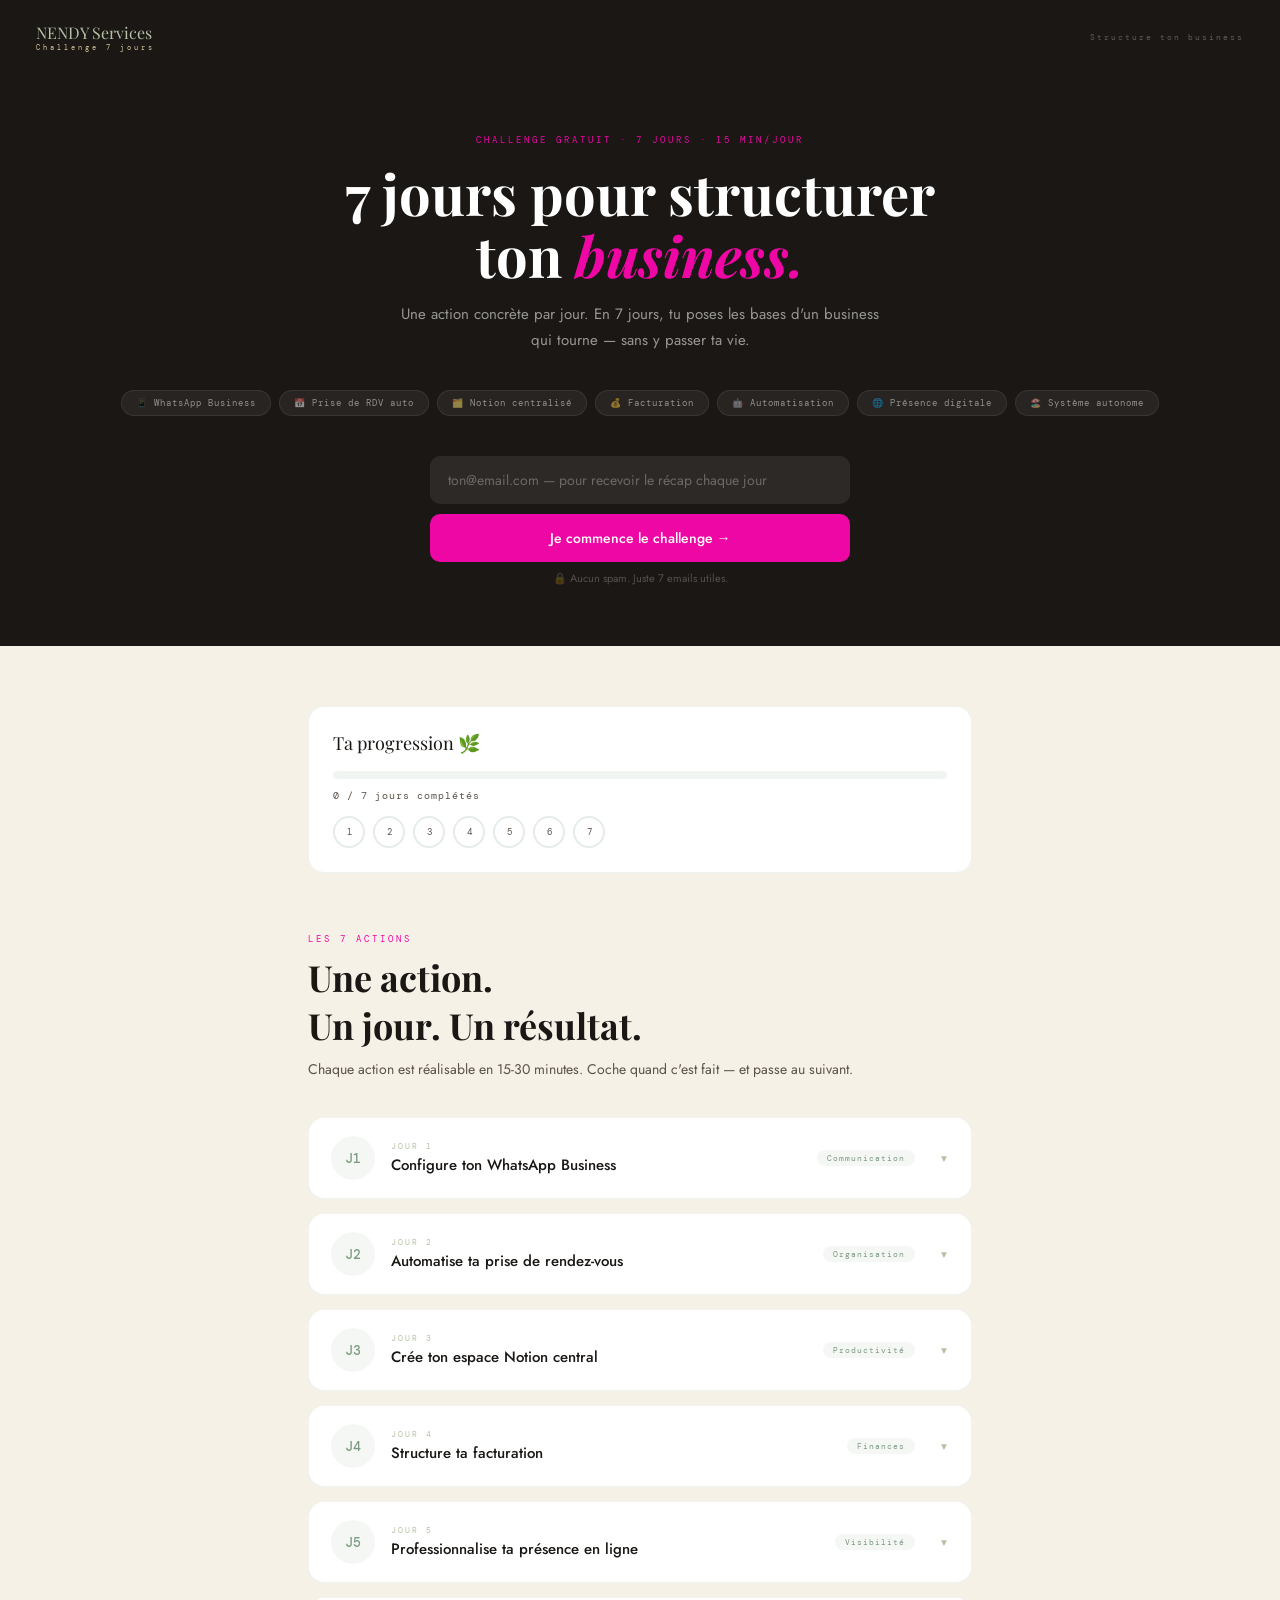
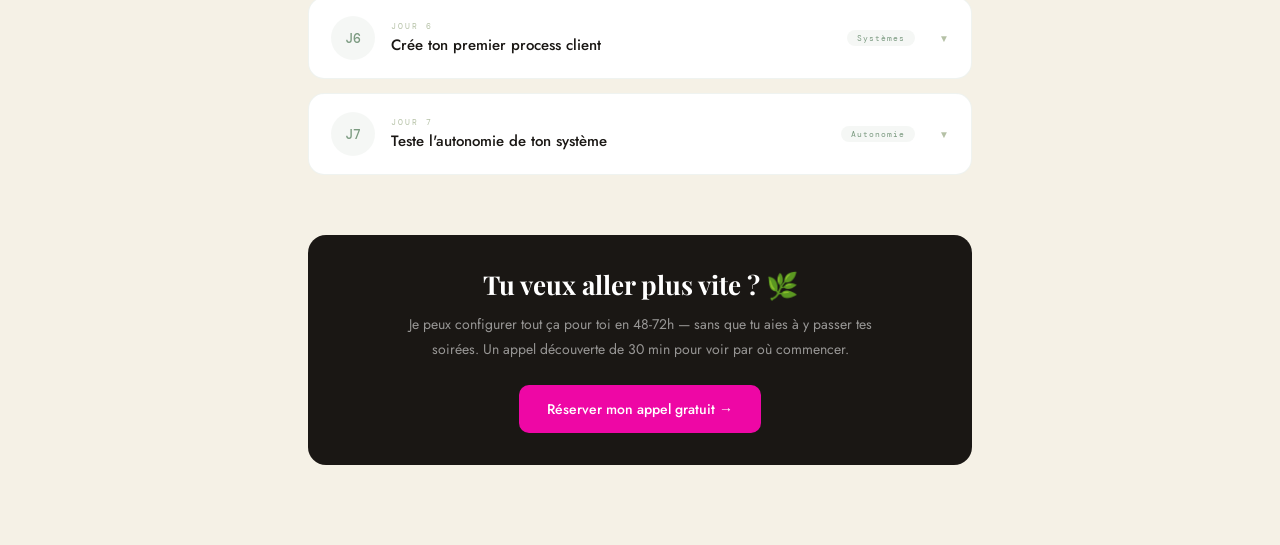
<file: challenge/index-v1.html>
<!DOCTYPE html>
<html lang="fr">
<head>
<meta charset="UTF-8">
<link rel="icon" href="/favicon.ico" sizes="any">
<link rel="icon" type="image/png" sizes="96x96" href="/img/favicon-96.png">
<link rel="icon" type="image/png" sizes="48x48" href="/img/favicon-48.png">
<link rel="apple-touch-icon" href="/img/apple-touch-icon.png">
<meta name="viewport" content="width=device-width, initial-scale=1.0">
<title>Challenge 7 jours — Structure ton business · Nendy Services</title>
<meta property="og:title" content="Challenge 7 jours — Structure ton business 🌿">
<meta property="og:description" content="7 actions concrètes en 7 jours pour poser les bases d'un business qui tourne.">
<link href="https://fonts.googleapis.com/css2?family=Playfair+Display:ital,wght@0,400;0,700;1,400&family=Jost:wght@300;400;500&family=DM+Mono:wght@300;400;500&display=swap" rel="stylesheet">
<style>
:root{--v:#7b9a80;--vc:#b5c1a6;--b:#d8c79e;--cr:#f5f1e6;--f:#ee07a5;--txt:#1a1714;--txt2:#5c5248;}
*{margin:0;padding:0;box-sizing:border-box;}
body{font-family:'Jost',sans-serif;background:var(--cr);color:var(--txt);min-height:100vh;}
header{background:var(--txt);padding:22px 36px;display:flex;align-items:center;justify-content:space-between;}
.logo{font-family:'Playfair Display',serif;font-size:16px;color:var(--vc);}
.logo small{font-family:'DM Mono',monospace;font-size:7px;letter-spacing:3px;color:var(--b);display:block;}
.htag{font-family:'DM Mono',monospace;font-size:8px;letter-spacing:2px;color:rgba(255,255,255,.3);}

/* HERO */
.hero{background:var(--txt);padding:60px 36px;text-align:center;}
.hero-tag{font-family:'DM Mono',monospace;font-size:9px;letter-spacing:3px;color:var(--f);text-transform:uppercase;margin-bottom:16px;}
.hero h1{font-family:'Playfair Display',serif;font-size:clamp(32px,6vw,56px);font-weight:700;line-height:1.1;color:white;margin-bottom:16px;}
.hero h1 em{color:var(--f);font-style:italic;}
.hero-sub{font-size:15px;color:rgba(255,255,255,.55);line-height:1.75;max-width:500px;margin:0 auto 36px;}
.hero-pills{display:flex;gap:8px;justify-content:center;flex-wrap:wrap;margin-bottom:40px;}
.hpill{font-family:'DM Mono',monospace;font-size:9px;letter-spacing:1px;padding:6px 14px;border-radius:20px;background:rgba(255,255,255,.06);color:rgba(255,255,255,.5);border:1px solid rgba(255,255,255,.08);}
.hero-form{max-width:420px;margin:0 auto;}
.hero-input{width:100%;padding:14px 18px;border-radius:10px;border:none;font-family:'Jost',sans-serif;font-size:14px;background:rgba(255,255,255,.08);color:white;outline:none;margin-bottom:10px;}
.hero-input::placeholder{color:rgba(255,255,255,.3);}
.hero-btn{width:100%;padding:14px;background:var(--f);color:white;border:none;border-radius:10px;font-family:'Jost',sans-serif;font-size:14px;font-weight:500;cursor:pointer;transition:opacity .2s;}
.hero-btn:hover{opacity:.85;}
.hero-note{font-size:11px;color:rgba(255,255,255,.25);margin-top:8px;}

/* MAIN */
main{max-width:720px;margin:0 auto;padding:60px 28px 80px;}

/* SECTION */
.section-tag{font-family:'DM Mono',monospace;font-size:9px;letter-spacing:3px;color:var(--f);text-transform:uppercase;margin-bottom:8px;}
.section-title{font-family:'Playfair Display',serif;font-size:clamp(24px,4vw,36px);font-weight:700;margin-bottom:8px;}
.section-sub{font-size:14px;color:var(--txt2);line-height:1.75;margin-bottom:36px;}

/* JOURS */
.jours{display:flex;flex-direction:column;gap:14px;margin-bottom:60px;}
.jour{background:white;border-radius:16px;border:1px solid rgba(123,154,128,.12);overflow:hidden;cursor:pointer;transition:transform .2s,box-shadow .2s;}
.jour:hover{transform:translateY(-2px);box-shadow:0 8px 30px rgba(0,0,0,.07);}
.jour.done{border-color:var(--v);}
.jour.done .jour-num{background:var(--v);color:white;}
.jour.open .jour-content{display:block;}
.jour.open .jour-arrow{transform:rotate(180deg);}

.jour-header{padding:18px 22px;display:flex;align-items:center;gap:16px;}
.jour-num{width:44px;height:44px;border-radius:50%;background:rgba(123,154,128,.08);display:flex;align-items:center;justify-content:center;font-family:'DM Mono',monospace;font-size:13px;font-weight:500;color:var(--v);flex-shrink:0;transition:all .2s;}
.jour-info{flex:1;}
.jour-day{font-family:'DM Mono',monospace;font-size:8px;letter-spacing:2px;color:var(--vc);text-transform:uppercase;margin-bottom:3px;}
.jour-title{font-size:15px;font-weight:500;color:var(--txt);}
.jour-theme{font-family:'DM Mono',monospace;font-size:8px;letter-spacing:1px;padding:3px 10px;border-radius:8px;background:rgba(123,154,128,.08);color:var(--v);}
.jour-arrow{color:var(--vc);font-size:10px;transition:transform .2s;margin-left:8px;}
.jour-check{cursor:pointer;margin-left:4px;}

.jour-content{display:none;padding:0 22px 22px;border-top:1px solid rgba(123,154,128,.08);}
.jc-inner{padding-top:18px;}
.jc-objectif{font-size:13px;color:var(--txt2);line-height:1.7;margin-bottom:16px;padding:12px 14px;background:rgba(123,154,128,.05);border-radius:8px;border-left:2px solid var(--v);}
.jc-title{font-family:'DM Mono',monospace;font-size:8px;letter-spacing:2px;color:var(--f);text-transform:uppercase;margin-bottom:8px;}
.jc-steps{display:flex;flex-direction:column;gap:8px;margin-bottom:16px;}
.jc-step{display:flex;align-items:flex-start;gap:10px;font-size:13px;color:var(--txt);}
.jc-step-num{font-family:'DM Mono',monospace;font-size:9px;color:var(--vc);width:18px;flex-shrink:0;margin-top:2px;}
.jc-tip{font-size:12px;color:var(--txt2);line-height:1.6;padding:10px 13px;background:rgba(238,7,165,.04);border-radius:8px;border-left:2px solid var(--f);}
.jc-tip strong{color:var(--f);}
.jc-done-btn{margin-top:14px;width:100%;padding:10px;background:transparent;border:1.5px solid rgba(123,154,128,.25);border-radius:8px;font-family:'DM Mono',monospace;font-size:9px;letter-spacing:1px;color:var(--v);cursor:pointer;transition:all .15s;text-transform:uppercase;}
.jc-done-btn:hover{background:var(--v);color:white;border-color:var(--v);}
.jour.done .jc-done-btn{background:var(--v);color:white;border-color:var(--v);}

/* PROGRESS TRACKER */
.tracker{background:white;border-radius:16px;border:1px solid rgba(123,154,128,.12);padding:24px;margin-bottom:60px;}
.tracker-title{font-family:'Playfair Display',serif;font-size:18px;margin-bottom:16px;}
.tracker-bar{height:8px;background:rgba(123,154,128,.1);border-radius:4px;overflow:hidden;margin-bottom:10px;}
.tracker-fill{height:8px;background:var(--v);border-radius:4px;transition:width .5s ease;width:0%;}
.tracker-txt{font-family:'DM Mono',monospace;font-size:10px;letter-spacing:1px;color:var(--txt2);}
.tracker-dots{display:flex;gap:8px;margin-top:14px;}
.tdot{width:32px;height:32px;border-radius:50%;border:2px solid rgba(123,154,128,.2);display:flex;align-items:center;justify-content:center;font-family:'DM Mono',monospace;font-size:9px;color:var(--txt2);transition:all .2s;}
.tdot.done{background:var(--v);border-color:var(--v);color:white;}

/* CTA FINAL */
.cta-final{background:var(--txt);border-radius:18px;padding:32px;text-align:center;}
.cta-final h2{font-family:'Playfair Display',serif;font-size:26px;color:white;margin-bottom:10px;}
.cta-final p{font-size:14px;color:rgba(255,255,255,.55);line-height:1.75;margin-bottom:24px;max-width:480px;margin-left:auto;margin-right:auto;}
.cta-btn{display:inline-flex;align-items:center;gap:8px;background:var(--f);color:white;border:none;border-radius:10px;padding:14px 28px;font-family:'Jost',sans-serif;font-size:14px;font-weight:500;cursor:pointer;text-decoration:none;transition:opacity .2s;}
.cta-btn:hover{opacity:.85;}

@media(max-width:560px){header{padding:14px 18px;}hero{padding:40px 18px;}.main{padding:40px 18px 60px;}}
</style>
</head>
<body>

<header>
  <div class="logo">NENDY Services<small>Challenge 7 jours</small></div>
  <div class="htag">Structure ton business</div>
</header>

<div class="hero">
  <div class="hero-tag">Challenge gratuit · 7 jours · 15 min/jour</div>
  <h1>7 jours pour structurer<br>ton <em>business.</em></h1>
  <p class="hero-sub">Une action concrète par jour. En 7 jours, tu poses les bases d'un business qui tourne — sans y passer ta vie.</p>
  <div class="hero-pills">
    <div class="hpill">📱 WhatsApp Business</div>
    <div class="hpill">📅 Prise de RDV auto</div>
    <div class="hpill">🗂️ Notion centralisé</div>
    <div class="hpill">💰 Facturation</div>
    <div class="hpill">🤖 Automatisation</div>
    <div class="hpill">🌐 Présence digitale</div>
    <div class="hpill">🏖️ Système autonome</div>
  </div>
  <div class="hero-form">
    <input type="email" class="hero-input" id="heroEmail" placeholder="ton@email.com — pour recevoir le récap chaque jour">
    <button class="hero-btn" onclick="startChallenge()">Je commence le challenge →</button>
    <div class="hero-note">🔒 Aucun spam. Juste 7 emails utiles.</div>
  </div>
</div>

<main>

  <!-- TRACKER -->
  <div class="tracker">
    <div class="tracker-title">Ta progression 🌿</div>
    <div class="tracker-bar"><div class="tracker-fill" id="tfill"></div></div>
    <div class="tracker-txt" id="ttxt">0 / 7 jours complétés</div>
    <div class="tracker-dots" id="tdots"></div>
  </div>

  <!-- JOURS -->
  <div class="section-tag">Les 7 actions</div>
  <div class="section-title">Une action.<br>Un jour. Un résultat.</div>
  <p class="section-sub">Chaque action est réalisable en 15-30 minutes. Coche quand c'est fait — et passe au suivant.</p>

  <div class="jours" id="jours"></div>

  <!-- CTA FINAL -->
  <div class="cta-final">
    <h2>Tu veux aller plus vite ? 🌿</h2>
    <p>Je peux configurer tout ça pour toi en 48-72h — sans que tu aies à y passer tes soirées. Un appel découverte de 30 min pour voir par où commencer.</p>
    <a href="https://calendar.notion.so/meet/nendyticout/appeldecouverte" target="_blank" class="cta-btn">Réserver mon appel gratuit →</a>
  </div>

</main>

<script>
var HOOK = 'https://hooks.zapier.com/hooks/catch/27297216/uv8zdhj/';
var done = {};

var JOURS_DATA = [
  {
    num:'J1', day:'Jour 1', title:'Configure ton WhatsApp Business', theme:'Communication',
    objectif:'Aujourd\'hui tu professionnalises ton premier point de contact client. En 20 minutes, ton WhatsApp passe de perso à pro.',
    steps:[
      'Télécharge WhatsApp Business si ce n\'est pas encore fait',
      'Remplis ton profil : photo pro, nom de ton activité, description courte, site web',
      'Configure un message de bienvenue automatique ("Bonjour, merci de m\'avoir contacté·e. Je reviens vers vous dans les 24h.")',
      'Active le message d\'absence pour les heures creuses',
      'Crée 3 étiquettes : Nouveau client · En cours · À relancer'
    ],
    tip:'<strong>Astuce Nendy :</strong> Ton message de bienvenue doit donner une attente claire. "Je reviens dans les 24h" vaut mieux que pas de réponse pendant 3 jours.'
  },
  {
    num:'J2', day:'Jour 2', title:'Automatise ta prise de rendez-vous', theme:'Organisation',
    objectif:'Fini les aller-retours pour trouver un créneau. Aujourd\'hui tu mets en place un système qui gère tes RDV à ta place.',
    steps:[
      'Crée un compte Calendly (gratuit)',
      'Connecte-le à ton Google Calendar',
      'Configure tes disponibilités (jours, horaires, durée des RDV)',
      'Personnalise l\'email de confirmation que reçoit le client',
      'Active le rappel automatique 24h avant le RDV',
      'Copie ton lien Calendly — mets-le dans ta bio Instagram et ta signature email'
    ],
    tip:'<strong>Astuce Nendy :</strong> Ajoute une question dans Calendly — "Quel est le sujet de l\'appel ?" Tu arrives préparé·e à chaque fois.'
  },
  {
    num:'J3', day:'Jour 3', title:'Crée ton espace Notion central', theme:'Productivité',
    objectif:'Tout dans un seul endroit. Aujourd\'hui tu poses les fondations de ton QG digital.',
    steps:[
      'Crée un compte Notion gratuit',
      'Crée une page principale "Mon Business"',
      'Ajoute 4 sous-pages : Clients · Projets · Finances · Contenu',
      'Dans Clients : crée un tableau avec les colonnes Nom, Statut, Contact, Prestation, Notes',
      'Ajoute tes 3-5 premiers clients dans ce tableau',
      'Épingle la page sur ton bureau ou en favoris du navigateur'
    ],
    tip:'<strong>Astuce Nendy :</strong> Ne cherche pas la perfection le jour 1. Un Notion basique utilisé vaut 100 fois mieux qu\'un Notion parfait jamais ouvert.'
  },
  {
    num:'J4', day:'Jour 4', title:'Structure ta facturation', theme:'Finances',
    objectif:'Plus jamais de facture oubliée. Aujourd\'hui tu mets en place un système simple pour tes devis et factures.',
    steps:[
      'Télécharge Freebe, Indy ou Tiime (gratuit pour démarrer)',
      'Renseigne tes informations légales et coordonnées bancaires',
      'Crée un premier devis type pour ta prestation principale',
      'Configure ta numérotation automatique (FACT-2026-001)',
      'Teste en t\'envoyant un devis fictif',
      'Note la date du prochain devis à envoyer dans ton Notion'
    ],
    tip:'<strong>Astuce Nendy :</strong> Le devis doit partir dans les 24h après un appel. Chaque heure qui passe refroidit le prospect.'
  },
  {
    num:'J5', day:'Jour 5', title:'Professionnalise ta présence en ligne', theme:'Visibilité',
    objectif:'Aujourd\'hui tu soignes ce que voit un client qui te cherche pour la première fois.',
    steps:[
      'Vérifie que ta page Facebook ou Instagram pro est bien configurée',
      'Mets à jour ta bio avec : ce que tu fais, pour qui, et un CTA clair',
      'Ajoute ton lien Calendly dans ta bio Instagram',
      'Si tu as un site : vérifie que ton email et le lien de RDV sont visibles',
      'Publie un post simple aujourd\'hui — une tip, une conviction, une coulisse',
      'Réponds à tous tes messages en attente'
    ],
    tip:'<strong>Astuce Nendy :</strong> Ta bio c\'est ton pitch en 3 lignes. Qui tu es → ce que tu fais → comment te contacter. Simple et direct.'
  },
  {
    num:'J6', day:'Jour 6', title:'Crée ton premier process client', theme:'Systèmes',
    objectif:'Aujourd\'hui tu documentes comment tu accueilles un nouveau client — pour ne plus jamais repartir de zéro.',
    steps:[
      'Dans Notion, crée une page "Onboarding Client"',
      'Écris les 5 étapes de ton accueil client (signature → premier contact → questionnaire → démarrage → suivi)',
      'Crée un email de bienvenue type que tu copieras à chaque nouveau client',
      'Prépare une liste de ce que tu as besoin du client pour démarrer',
      'Crée un dossier Google Drive partageable pour chaque client type',
      'Documente le tout en moins de 30 minutes — pas besoin que ce soit parfait'
    ],
    tip:'<strong>Astuce Nendy :</strong> Un bon onboarding c\'est la première impression que tu laisses. Un client bien accueilli reste plus longtemps et recommande plus facilement.'
  },
  {
    num:'J7', day:'Jour 7', title:'Teste l\'autonomie de ton système', theme:'Autonomie',
    objectif:'Le test final. Aujourd\'hui tu vérifies que ton système peut tourner sans toi — au moins un peu.',
    steps:[
      'Imagine que tu es absent·e 3 jours — qu\'est-ce qui se passe ?',
      'Liste les 3 tâches que tu es le/la seul·e à pouvoir faire',
      'Pour chacune : existe-t-il un outil ou une automatisation qui peut la remplacer ?',
      'Configure au moins 1 automatisation supplémentaire aujourd\'hui (relance email, rappel Notion...)',
      'Célèbre — tu as posé 7 bases solides cette semaine',
      'Partage ton avancement — tag @nendy_services sur Instagram'
    ],
    tip:'<strong>Astuce Nendy :</strong> L\'objectif n\'est pas que tu ne travailles plus. C\'est que tu travailles sur ton business — pas dans ton business.'
  }
];

function buildJours() {
  var html = '';
  var dotsHtml = '';
  JOURS_DATA.forEach(function(j, i) {
    var idx = i + 1;
    html += '<div class="jour" id="j'+idx+'" onclick="toggleJour('+idx+')">';
    html += '<div class="jour-header">';
    html += '<div class="jour-num" id="jnum'+idx+'">'+j.num+'</div>';
    html += '<div class="jour-info"><div class="jour-day">'+j.day+'</div><div class="jour-title">'+j.title+'</div></div>';
    html += '<div class="jour-theme">'+j.theme+'</div>';
    html += '<div class="jour-arrow" id="jarr'+idx+'">▼</div>';
    html += '</div>';
    html += '<div class="jour-content" id="jc'+idx+'">';
    html += '<div class="jc-inner">';
    html += '<div class="jc-objectif">🎯 '+j.objectif+'</div>';
    html += '<div class="jc-title">Les étapes</div>';
    html += '<div class="jc-steps">';
    j.steps.forEach(function(s, si) {
      html += '<div class="jc-step"><div class="jc-step-num">0'+(si+1)+'</div>'+s+'</div>';
    });
    html += '</div>';
    html += '<div class="jc-tip">'+j.tip+'</div>';
    html += '<button class="jc-done-btn" id="dbtn'+idx+'" onclick="markDone(event,'+idx+')">✓ Marquer comme complété</button>';
    html += '</div></div></div>';

    dotsHtml += '<div class="tdot" id="tdot'+idx+'">'+idx+'</div>';
  });
  document.getElementById('jours').innerHTML = html;
  document.getElementById('tdots').innerHTML = dotsHtml;
}

function toggleJour(n) {
  var jour = document.getElementById('j'+n);
  var isOpen = jour.classList.contains('open');
  document.querySelectorAll('.jour').forEach(function(j) { j.classList.remove('open'); });
  document.querySelectorAll('.jour-arrow').forEach(function(a) { a.style.transform = ''; });
  if (!isOpen) {
    jour.classList.add('open');
  }
}

function markDone(e, n) {
  e.stopPropagation();
  done[n] = !done[n];
  var jour = document.getElementById('j'+n);
  var btn = document.getElementById('dbtn'+n);
  var dot = document.getElementById('tdot'+n);
  var num = document.getElementById('jnum'+n);
  if (done[n]) {
    jour.classList.add('done');
    btn.textContent = '✓ Complété !';
    dot.classList.add('done');
    num.textContent = '✓';
  } else {
    jour.classList.remove('done');
    btn.textContent = '✓ Marquer comme complété';
    dot.classList.remove('done');
    num.textContent = JOURS_DATA[n-1].num;
  }
  updateTracker();
}

function updateTracker() {
  var count = Object.values(done).filter(Boolean).length;
  var pct = (count / 7) * 100;
  document.getElementById('tfill').style.width = pct + '%';
  document.getElementById('ttxt').textContent = count + ' / 7 jours complétés';
}

function startChallenge() {
  var email = document.getElementById('heroEmail').value;
  if (!email) { alert('Entre ton email pour démarrer !'); return; }
  var xhr = new XMLHttpRequest();
  xhr.open('POST', HOOK, true);
  xhr.setRequestHeader('Content-Type', 'application/json');
  xhr.send(JSON.stringify({type: 'Challenge 7 jours', email: email, action: 'Inscription'}));
  document.getElementById('heroEmail').value = '';
  document.querySelector('.hero-btn').textContent = 'Inscrit·e ! On commence 🌿';
  document.querySelector('.hero-btn').style.background = '#7b9a80';
  document.querySelector('main').scrollIntoView({behavior:'smooth'});
}

buildJours();
</script>
</body>
</html>
</file>
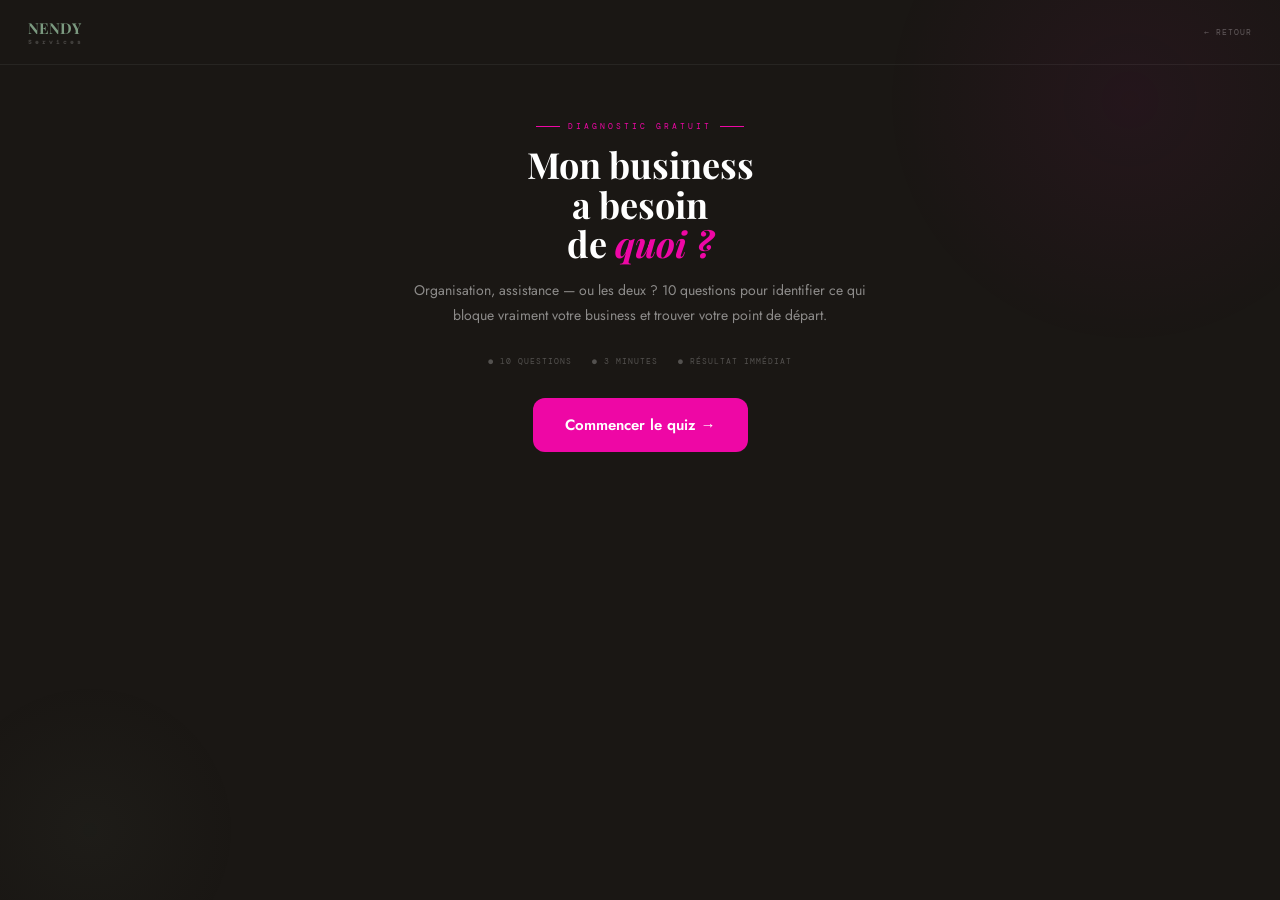
<file: quiz/index-v1.html>
<!DOCTYPE html>
<html lang="fr">
<head>
<meta charset="UTF-8">
<meta name="viewport" content="width=device-width, initial-scale=1.0">
<title>Mon business a besoin de quoi ? · Nendy Services</title>
<link href="https://fonts.googleapis.com/css2?family=Playfair+Display:ital,wght@0,700;1,400;1,700&family=Jost:wght@300;400;500;600&family=DM+Mono:wght@400;500&display=swap" rel="stylesheet">
<style>
*{box-sizing:border-box;margin:0;padding:0;}
:root{--v:#7b9a80;--vc:#b5c1a6;--b:#d8c79e;--cr:#f5f1e6;--f:#ee07a5;--txt:#1a1714;--txt2:#5c5248;}
html{scroll-behavior:smooth;}
body{font-family:"Jost",sans-serif;background:var(--txt);color:white;min-height:100vh;}

/* HEADER */
.header{padding:18px 28px;display:flex;align-items:center;justify-content:space-between;border-bottom:1px solid rgba(255,255,255,.06);}
.logo{font-family:"Playfair Display",serif;font-size:15px;font-weight:700;color:var(--v);text-decoration:none;}
.logo small{font-family:"DM Mono",monospace;font-size:6px;letter-spacing:3px;color:rgba(255,255,255,.2);display:block;}
.back{font-family:"DM Mono",monospace;font-size:8px;letter-spacing:1px;text-transform:uppercase;color:rgba(255,255,255,.3);text-decoration:none;}
.back:hover{color:var(--vc);}

/* INTRO */
.intro{max-width:620px;margin:0 auto;padding:56px 28px 32px;text-align:center;}
.intro-eyebrow{font-family:"DM Mono",monospace;font-size:8px;letter-spacing:3px;text-transform:uppercase;color:var(--f);margin-bottom:14px;display:flex;align-items:center;justify-content:center;gap:8px;}
.intro-eyebrow::before,.intro-eyebrow::after{content:"";width:24px;height:1px;background:var(--f);}
.intro-title{font-family:"Playfair Display",serif;font-size:36px;font-weight:700;line-height:1.1;margin-bottom:14px;}
.intro-title em{color:var(--v);font-style:italic;}
.intro-title span{color:var(--f);font-style:italic;}
.intro-sub{font-size:14px;color:rgba(255,255,255,.5);line-height:1.8;margin-bottom:28px;max-width:480px;margin-left:auto;margin-right:auto;}
.intro-meta{display:flex;gap:20px;justify-content:center;margin-bottom:32px;}
.intro-meta-item{font-family:"DM Mono",monospace;font-size:8px;letter-spacing:1px;color:rgba(255,255,255,.25);text-transform:uppercase;}
.btn-start{display:inline-flex;align-items:center;gap:10px;background:var(--f);color:white;border:none;border-radius:12px;padding:16px 32px;font-family:"Jost",sans-serif;font-size:15px;font-weight:600;cursor:pointer;transition:all .2s;}
.btn-start:hover{background:#d4069a;transform:translateY(-2px);}

/* PROGRESS */
.progress-wrap{max-width:620px;margin:0 auto;padding:0 28px;display:none;}
.progress-top{display:flex;justify-content:space-between;align-items:center;margin-bottom:10px;}
.progress-label{font-family:"DM Mono",monospace;font-size:8px;letter-spacing:2px;text-transform:uppercase;color:rgba(255,255,255,.3);}
.progress-count{font-family:"DM Mono",monospace;font-size:9px;color:var(--f);}
.progress-bar{height:3px;background:rgba(255,255,255,.08);border-radius:3px;overflow:hidden;}
.progress-fill{height:100%;background:linear-gradient(90deg,var(--v),var(--f));border-radius:3px;transition:width .5s cubic-bezier(.4,0,.2,1);}

/* QUIZ */
.quiz-wrap{max-width:620px;margin:0 auto;padding:32px 28px 80px;}
.question-block{display:none;animation:fadeUp .35s ease;}
.question-block.active{display:block;}
@keyframes fadeUp{from{opacity:0;transform:translateY(14px);}to{opacity:1;transform:translateY(0);}}

.q-num{font-family:"DM Mono",monospace;font-size:8px;letter-spacing:3px;text-transform:uppercase;color:var(--f);margin-bottom:10px;display:flex;align-items:center;gap:8px;}
.q-num::before{content:"";width:16px;height:1px;background:var(--f);}
.q-title{font-family:"Playfair Display",serif;font-size:26px;font-weight:700;line-height:1.2;color:white;margin-bottom:6px;}
.q-title em{color:var(--v);font-style:italic;}
.q-sub{font-size:12px;color:rgba(255,255,255,.35);margin-bottom:24px;line-height:1.6;}

/* OPTIONS */
.options{display:flex;flex-direction:column;gap:8px;margin-bottom:28px;}
.opt{background:rgba(255,255,255,.04);border:1px solid rgba(255,255,255,.08);border-radius:12px;padding:16px 20px;cursor:pointer;transition:all .2s;display:flex;align-items:center;gap:14px;}
.opt:hover{border-color:rgba(123,154,128,.4);background:rgba(123,154,128,.06);transform:translateX(4px);}
.opt.selected-a{border-color:var(--v);background:rgba(123,154,128,.12);}
.opt.selected-a .opt-check{background:var(--v);border-color:var(--v);}
.opt.selected-a .opt-check::after{opacity:1;}
.opt.selected-o{border-color:var(--f);background:rgba(238,7,165,.08);}
.opt.selected-o .opt-check{background:var(--f);border-color:var(--f);}
.opt.selected-o .opt-check::after{opacity:1;}
.opt.selected-b{border-color:var(--b);background:rgba(216,199,158,.08);}
.opt.selected-b .opt-check{background:var(--b);border-color:var(--b);}
.opt.selected-b .opt-check::after{opacity:1;}
.opt-check{width:20px;height:20px;border-radius:50%;border:1.5px solid rgba(255,255,255,.2);flex-shrink:0;position:relative;transition:all .2s;}
.opt-check::after{content:"&#10003;";position:absolute;inset:0;display:flex;align-items:center;justify-content:center;font-size:10px;color:white;font-weight:700;opacity:0;transition:opacity .2s;}
.opt-emoji{font-size:20px;flex-shrink:0;}
.opt-content{flex:1;}
.opt-label{font-size:14px;font-weight:500;color:white;line-height:1.4;margin-bottom:2px;}
.opt-tag{font-family:"DM Mono",monospace;font-size:7px;letter-spacing:1px;padding:2px 6px;border-radius:6px;display:inline-block;margin-top:3px;}
.tag-a{background:rgba(123,154,128,.15);color:var(--vc);}
.tag-o{background:rgba(238,7,165,.1);color:rgba(238,7,165,.7);}
.tag-b{background:rgba(216,199,158,.1);color:var(--b);}

/* NAV */
.q-nav{display:flex;justify-content:space-between;align-items:center;}
.btn-prev{background:transparent;border:1px solid rgba(255,255,255,.1);color:rgba(255,255,255,.4);border-radius:10px;padding:12px 20px;font-family:"Jost",sans-serif;font-size:13px;cursor:pointer;transition:all .2s;}
.btn-prev:hover{border-color:rgba(255,255,255,.25);color:rgba(255,255,255,.7);}
.btn-prev:disabled{opacity:0;pointer-events:none;}
.btn-next{background:var(--f);color:white;border:none;border-radius:10px;padding:12px 24px;font-family:"Jost",sans-serif;font-size:14px;font-weight:600;cursor:pointer;opacity:.35;pointer-events:none;transition:all .2s;}
.btn-next.on{opacity:1;pointer-events:all;}
.btn-next.on:hover{background:#d4069a;}

/* RÉSULTAT */
.result-wrap{max-width:620px;margin:0 auto;padding:40px 28px 80px;display:none;}
.result-wrap.show{display:block;animation:fadeUp .5s ease;}

.result-score-bar{display:grid;grid-template-columns:1fr 1fr;gap:3px;border-radius:12px;overflow:hidden;margin-bottom:28px;height:12px;}
.score-a{background:var(--v);transition:width .8s;}
.score-o{background:var(--f);transition:width .8s;}

.result-eyebrow{font-family:"DM Mono",monospace;font-size:8px;letter-spacing:3px;text-transform:uppercase;color:rgba(255,255,255,.3);margin-bottom:12px;display:flex;align-items:center;gap:8px;}
.result-eyebrow::before{content:"";width:16px;height:1px;background:rgba(255,255,255,.2);}
.result-title{font-family:"Playfair Display",serif;font-size:32px;font-weight:700;line-height:1.1;margin-bottom:8px;}
.result-sub{font-size:14px;color:rgba(255,255,255,.5);line-height:1.7;margin-bottom:24px;font-style:italic;}

.result-profile{border-radius:16px;padding:24px;margin-bottom:16px;}
.profile-pure-a{background:linear-gradient(135deg,#2a4a2e,#3d6642);border:1px solid rgba(123,154,128,.3);}
.profile-pure-o{background:linear-gradient(135deg,#5a0338,#8a0455);border:1px solid rgba(238,7,165,.3);}
.profile-orga-first{background:linear-gradient(135deg,#4a3a20,#6b5530);border:1px solid rgba(216,199,158,.3);}
.profile-assist-first{background:linear-gradient(135deg,#2a3d2e,#5a0338);border:1px solid rgba(123,154,128,.2);}
.profile-both{background:linear-gradient(135deg,#1a2a2e,#2d1a24);border:1px solid rgba(238,7,165,.2);}

.profile-badge{font-family:"DM Mono",monospace;font-size:7px;letter-spacing:2px;text-transform:uppercase;padding:3px 10px;border-radius:20px;display:inline-block;margin-bottom:10px;}
.badge-a{background:rgba(123,154,128,.2);color:var(--vc);border:1px solid rgba(123,154,128,.3);}
.badge-o{background:rgba(238,7,165,.15);color:#ff69c4;border:1px solid rgba(238,7,165,.3);}
.badge-b{background:rgba(216,199,158,.1);color:var(--b);border:1px solid rgba(216,199,158,.2);}
.profile-name{font-family:"Playfair Display",serif;font-size:22px;font-weight:700;color:white;margin-bottom:4px;}
.profile-tagline{font-size:12px;color:rgba(255,255,255,.5);font-style:italic;margin-bottom:14px;}
.profile-desc{font-size:13px;color:rgba(255,255,255,.7);line-height:1.75;margin-bottom:16px;}

.score-display{display:grid;grid-template-columns:1fr 1fr;gap:8px;margin-bottom:16px;}
.score-item{background:rgba(255,255,255,.06);border-radius:10px;padding:12px;text-align:center;}
.score-pct{font-family:"Playfair Display",serif;font-size:26px;font-weight:700;}
.score-pct-a{color:var(--v);}
.score-pct-o{color:var(--f);}
.score-name{font-family:"DM Mono",monospace;font-size:8px;letter-spacing:1px;color:rgba(255,255,255,.3);text-transform:uppercase;margin-top:3px;}

/* CTA */
.result-cta{background:var(--cr);border-radius:14px;padding:22px;text-align:center;margin-bottom:12px;}
.result-cta-title{font-family:"Playfair Display",serif;font-size:19px;font-weight:700;color:var(--txt);margin-bottom:6px;}
.result-cta-sub{font-size:12px;color:var(--txt2);line-height:1.65;margin-bottom:16px;}
.btn-cta{display:inline-flex;align-items:center;gap:8px;background:var(--f);color:white;border-radius:10px;padding:12px 20px;text-decoration:none;font-size:13px;font-weight:600;transition:all .2s;}
.btn-cta:hover{background:#d4069a;}
.btn-cta-sub{font-size:9px;color:rgba(255,255,255,.6);margin-top:1px;font-weight:400;}
.btn-restart{background:transparent;border:1px solid rgba(255,255,255,.12);color:rgba(255,255,255,.35);border-radius:10px;padding:12px;font-family:"Jost",sans-serif;font-size:12px;cursor:pointer;width:100%;transition:all .2s;margin-top:4px;}
.btn-restart:hover{border-color:rgba(255,255,255,.25);color:rgba(255,255,255,.6);}

/* SHARE */
.share-strip{display:flex;gap:8px;margin-top:12px;justify-content:center;flex-wrap:wrap;}
.share-btn{display:flex;align-items:center;gap:6px;background:rgba(255,255,255,.06);border:1px solid rgba(255,255,255,.1);border-radius:8px;padding:8px 14px;font-family:"DM Mono",monospace;font-size:8px;letter-spacing:1px;color:rgba(255,255,255,.4);cursor:pointer;text-decoration:none;transition:all .2s;}
.share-btn:hover{background:rgba(255,255,255,.1);color:white;}

/* DECO */
.deco{position:fixed;pointer-events:none;z-index:0;}
.deco-1{width:500px;height:500px;border-radius:50%;background:radial-gradient(circle,rgba(238,7,165,.05),transparent 70%);top:-150px;right:-100px;}
.deco-2{width:300px;height:300px;border-radius:50%;background:radial-gradient(circle,rgba(123,154,128,.04),transparent 70%);bottom:-80px;left:-60px;}

@media(max-width:600px){
  .intro{padding:40px 20px 24px;}
  .intro-title{font-size:26px;}
  .quiz-wrap,.result-wrap{padding:24px 20px 60px;}
  .q-title{font-size:20px;}
  .result-title{font-size:24px;}
}
</style>
</head>
<body>

<div class="deco deco-1"></div>
<div class="deco deco-2"></div>

<!-- HEADER -->
<header class="header">
  <a href="https://nendyservices.com" class="logo">NENDY <small>Services</small></a>
  <a href="https://nendyservices.com" class="back">&#8592; Retour</a>
</header>

<!-- INTRO -->
<div class="intro" id="intro-screen">
  <div class="intro-eyebrow">Diagnostic gratuit</div>
  <h1 class="intro-title">
    Mon business<br>a besoin<br>de <span>quoi ?</span>
  </h1>
  <p class="intro-sub">Organisation, assistance — ou les deux ? 10 questions pour identifier ce qui bloque vraiment votre business et trouver votre point de départ.</p>
  <div class="intro-meta">
    <span class="intro-meta-item">&#9679; 10 questions</span>
    <span class="intro-meta-item">&#9679; 3 minutes</span>
    <span class="intro-meta-item">&#9679; Résultat immédiat</span>
  </div>
  <button class="btn-start" onclick="startQuiz()">Commencer le quiz &#8594;</button>
</div>

<!-- PROGRESS -->
<div class="progress-wrap" id="progress-wrap">
  <div class="progress-top">
    <span class="progress-label">Votre profil</span>
    <span class="progress-count" id="prog-count">1 / 10</span>
  </div>
  <div class="progress-bar"><div class="progress-fill" id="prog-fill" style="width:10%"></div></div>
</div>

<!-- QUIZ -->
<div class="quiz-wrap" id="quiz-wrap" style="display:none;">

  <!-- Q1 -->
  <div class="question-block active" id="q1">
    <div class="q-num">Question 01</div>
    <h2 class="q-title">Votre plus grand problème<br>du <em>quotidien ?</em></h2>
    <p class="q-sub">Ce qui vous pèse le plus en ce moment.</p>
    <div class="options">
      <div class="opt" onclick="pick(this,1,'a')"><span class="opt-emoji">&#128236;</span><div class="opt-content"><div class="opt-label">Je croule sous les emails et les demandes clients</div><span class="opt-tag tag-a">Assistance</span></div><div class="opt-check"></div></div>
      <div class="opt" onclick="pick(this,1,'o')"><span class="opt-emoji">&#128202;</span><div class="opt-content"><div class="opt-label">Je n'ai aucun système en place — tout est dans ma tête</div><span class="opt-tag tag-o">Organisation</span></div><div class="opt-check"></div></div>
      <div class="opt" onclick="pick(this,1,'o')"><span class="opt-emoji">&#9881;&#65039;</span><div class="opt-content"><div class="opt-label">Je fais tout manuellement — rien n'est automatisé</div><span class="opt-tag tag-o">Organisation</span></div><div class="opt-check"></div></div>
      <div class="opt" onclick="pick(this,1,'a')"><span class="opt-emoji">&#128193;</span><div class="opt-content"><div class="opt-label">Je perds du temps à chercher des infos éparpillées partout</div><span class="opt-tag tag-a">Assistance</span></div><div class="opt-check"></div></div>
    </div>
    <div class="q-nav"><button class="btn-prev" disabled>&#8592; Précédent</button><button class="btn-next" id="n1" onclick="next()">Suivant &#8594;</button></div>
  </div>

  <!-- Q2 -->
  <div class="question-block" id="q2">
    <div class="q-num">Question 02</div>
    <h2 class="q-title">Quand vous partez en vacances,<br>votre business <em>...</em></h2>
    <p class="q-sub">Soyez honnête — pas de jugement.</p>
    <div class="options">
      <div class="opt" onclick="pick(this,2,'a')"><span class="opt-emoji">&#128683;</span><div class="opt-content"><div class="opt-label">S'arrête complètement — personne pour prendre le relais</div><span class="opt-tag tag-a">Assistance</span></div><div class="opt-check"></div></div>
      <div class="opt" onclick="pick(this,2,'a')"><span class="opt-emoji">&#128566;</span><div class="opt-content"><div class="opt-label">Continue mal — des choses passent à la trappe</div><span class="opt-tag tag-a">Assistance</span></div><div class="opt-check"></div></div>
      <div class="opt" onclick="pick(this,2,'o')"><span class="opt-emoji">&#10024;</span><div class="opt-content"><div class="opt-label">Tourne seul grâce à mes process — enfin presque</div><span class="opt-tag tag-o">Organisation</span></div><div class="opt-check"></div></div>
      <div class="opt" onclick="pick(this,2,'b')"><span class="opt-emoji">&#128517;</span><div class="opt-content"><div class="opt-label">Quelles vacances ? Ce mot ne fait pas partie de mon vocabulaire</div><span class="opt-tag tag-b">Les deux</span></div><div class="opt-check"></div></div>
    </div>
    <div class="q-nav"><button class="btn-prev" onclick="prev()">&#8592; Précédent</button><button class="btn-next" id="n2" onclick="next()">Suivant &#8594;</button></div>
  </div>

  <!-- Q3 -->
  <div class="question-block" id="q3">
    <div class="q-num">Question 03</div>
    <h2 class="q-title">Vos outils digitaux<br><em>aujourd'hui...</em></h2>
    <p class="q-sub">Notion, Zapier, CRM, agenda... comment vous en sortez-vous ?</p>
    <div class="options">
      <div class="opt" onclick="pick(this,3,'o')"><span class="opt-emoji">&#129300;</span><div class="opt-content"><div class="opt-label">Je n'en ai pas vraiment — je gère tout à la main</div><span class="opt-tag tag-o">Organisation</span></div><div class="opt-check"></div></div>
      <div class="opt" onclick="pick(this,3,'o')"><span class="opt-emoji">&#128165;</span><div class="opt-content"><div class="opt-label">J'en ai trop — ils se chevauchent et je m'y perds</div><span class="opt-tag tag-o">Organisation</span></div><div class="opt-check"></div></div>
      <div class="opt" onclick="pick(this,3,'b')"><span class="opt-emoji">&#128268;</span><div class="opt-content"><div class="opt-label">Quelques-uns en place mais pas connectés entre eux</div><span class="opt-tag tag-b">Les deux</span></div><div class="opt-check"></div></div>
      <div class="opt" onclick="pick(this,3,'a')"><span class="opt-emoji">&#128064;</span><div class="opt-content"><div class="opt-label">Ils sont là mais personne pour les faire tourner au quotidien</div><span class="opt-tag tag-a">Assistance</span></div><div class="opt-check"></div></div>
    </div>
    <div class="q-nav"><button class="btn-prev" onclick="prev()">&#8592; Précédent</button><button class="btn-next" id="n3" onclick="next()">Suivant &#8594;</button></div>
  </div>

  <!-- Q4 -->
  <div class="question-block" id="q4">
    <div class="q-num">Question 04</div>
    <h2 class="q-title">Votre agenda<br>ressemble à <em>quoi ?</em></h2>
    <p class="q-sub">La vérité sur votre gestion du temps.</p>
    <div class="options">
      <div class="opt" onclick="pick(this,4,'a')"><span class="opt-emoji">&#128293;</span><div class="opt-content"><div class="opt-label">Plein de RDV mal organisés que je gère difficilement</div><span class="opt-tag tag-a">Assistance</span></div><div class="opt-check"></div></div>
      <div class="opt" onclick="pick(this,4,'o')"><span class="opt-emoji">&#128203;</span><div class="opt-content"><div class="opt-label">Vide — je n'arrive pas à planifier correctement</div><span class="opt-tag tag-o">Organisation</span></div><div class="opt-check"></div></div>
      <div class="opt" onclick="pick(this,4,'a')"><span class="opt-emoji">&#127775;</span><div class="opt-content"><div class="opt-label">Structuré mais que je dois gérer entièrement seule</div><span class="opt-tag tag-a">Assistance</span></div><div class="opt-check"></div></div>
      <div class="opt" onclick="pick(this,4,'b')"><span class="opt-emoji">&#128565;</span><div class="opt-content"><div class="opt-label">Un document vivant impossible à tenir — ni fait ni à faire</div><span class="opt-tag tag-b">Les deux</span></div><div class="opt-check"></div></div>
    </div>
    <div class="q-nav"><button class="btn-prev" onclick="prev()">&#8592; Précédent</button><button class="btn-next" id="n4" onclick="next()">Suivant &#8594;</button></div>
  </div>

  <!-- Q5 -->
  <div class="question-block" id="q5">
    <div class="q-num">Question 05</div>
    <h2 class="q-title">Vos clients vous<br>disent <em>souvent...</em></h2>
    <p class="q-sub">Ce qu'ils ressentent dans leur expérience avec vous.</p>
    <div class="options">
      <div class="opt" onclick="pick(this,5,'a')"><span class="opt-emoji">&#9201;</span><div class="opt-content"><div class="opt-label">Vous mettez du temps à répondre — ils s'impatientent</div><span class="opt-tag tag-a">Assistance</span></div><div class="opt-check"></div></div>
      <div class="opt" onclick="pick(this,5,'o')"><span class="opt-emoji">&#128260;</span><div class="opt-content"><div class="opt-label">Votre onboarding est flou — ils ne savent pas comment ça se passe</div><span class="opt-tag tag-o">Organisation</span></div><div class="opt-check"></div></div>
      <div class="opt" onclick="pick(this,5,'o')"><span class="opt-emoji">&#10067;</span><div class="opt-content"><div class="opt-label">Votre process manque de clarté — ils se perdent</div><span class="opt-tag tag-o">Organisation</span></div><div class="opt-check"></div></div>
      <div class="opt" onclick="pick(this,5,'b')"><span class="opt-emoji">&#128170;</span><div class="opt-content"><div class="opt-label">Vous êtes débordée — et ça se ressent dans le suivi</div><span class="opt-tag tag-b">Les deux</span></div><div class="opt-check"></div></div>
    </div>
    <div class="q-nav"><button class="btn-prev" onclick="prev()">&#8592; Précédent</button><button class="btn-next" id="n5" onclick="next()">Suivant &#8594;</button></div>
  </div>

  <!-- Q6 -->
  <div class="question-block" id="q6">
    <div class="q-num">Question 06</div>
    <h2 class="q-title">Ce qui vous empêche<br>de <em>scaler...</em></h2>
    <p class="q-sub">Le vrai frein à votre croissance.</p>
    <div class="options">
      <div class="opt" onclick="pick(this,6,'a')"><span class="opt-emoji">&#129309;</span><div class="opt-content"><div class="opt-label">Je n'ai personne pour m'aider au quotidien — je fais tout seule</div><span class="opt-tag tag-a">Assistance</span></div><div class="opt-check"></div></div>
      <div class="opt" onclick="pick(this,6,'o')"><span class="opt-emoji">&#128257;</span><div class="opt-content"><div class="opt-label">Je n'ai pas de systèmes reproductibles — je réinvente la roue</div><span class="opt-tag tag-o">Organisation</span></div><div class="opt-check"></div></div>
      <div class="opt" onclick="pick(this,6,'b')"><span class="opt-emoji">&#128165;</span><div class="opt-content"><div class="opt-label">Les deux à la fois — ni système ni soutien humain</div><span class="opt-tag tag-b">Les deux</span></div><div class="opt-check"></div></div>
      <div class="opt" onclick="pick(this,6,'b')"><span class="opt-emoji">&#129300;</span><div class="opt-content"><div class="opt-label">Je ne sais pas encore — j'ai besoin d'y voir clair</div><span class="opt-tag tag-b">Les deux</span></div><div class="opt-check"></div></div>
    </div>
    <div class="q-nav"><button class="btn-prev" onclick="prev()">&#8592; Précédent</button><button class="btn-next" id="n6" onclick="next()">Suivant &#8594;</button></div>
  </div>

  <!-- Q7 -->
  <div class="question-block" id="q7">
    <div class="q-num">Question 07</div>
    <h2 class="q-title">En fin de journée,<br>vous vous dites <em>...</em></h2>
    <p class="q-sub">Le sentiment dominant après une journée de travail.</p>
    <div class="options">
      <div class="opt" onclick="pick(this,7,'a')"><span class="opt-emoji">&#128566;</span><div class="opt-content"><div class="opt-label">J'ai tout géré — mais je suis complètement épuisée</div><span class="opt-tag tag-a">Assistance</span></div><div class="opt-check"></div></div>
      <div class="opt" onclick="pick(this,7,'o')"><span class="opt-emoji">&#128683;</span><div class="opt-content"><div class="opt-label">J'ai travaillé — mais rien n'avance vraiment</div><span class="opt-tag tag-o">Organisation</span></div><div class="opt-check"></div></div>
      <div class="opt" onclick="pick(this,7,'b')"><span class="opt-emoji">&#128257;</span><div class="opt-content"><div class="opt-label">Je cours après les mêmes problèmes depuis des mois</div><span class="opt-tag tag-b">Les deux</span></div><div class="opt-check"></div></div>
      <div class="opt" onclick="pick(this,7,'o')"><span class="opt-emoji">&#127919;</span><div class="opt-content"><div class="opt-label">Je n'ai pas avancé sur ce qui compte vraiment pour mon business</div><span class="opt-tag tag-o">Organisation</span></div><div class="opt-check"></div></div>
    </div>
    <div class="q-nav"><button class="btn-prev" onclick="prev()">&#8592; Précédent</button><button class="btn-next" id="n7" onclick="next()">Suivant &#8594;</button></div>
  </div>

  <!-- Q8 -->
  <div class="question-block" id="q8">
    <div class="q-num">Question 08</div>
    <h2 class="q-title">Votre relation aux outils<br><em>Notion, Zapier, Make...</em></h2>
    <p class="q-sub">Votre niveau de confort avec les outils digitaux.</p>
    <div class="options">
      <div class="opt" onclick="pick(this,8,'o')"><span class="opt-emoji">&#128268;</span><div class="opt-content"><div class="opt-label">Je ne sais pas m'en servir — c'est du grec pour moi</div><span class="opt-tag tag-o">Organisation</span></div><div class="opt-check"></div></div>
      <div class="opt" onclick="pick(this,8,'o')"><span class="opt-emoji">&#9203;</span><div class="opt-content"><div class="opt-label">Je les connais mais je n'ai pas le temps de les configurer</div><span class="opt-tag tag-o">Organisation</span></div><div class="opt-check"></div></div>
      <div class="opt" onclick="pick(this,8,'b')"><span class="opt-emoji">&#128200;</span><div class="opt-content"><div class="opt-label">Je les utilise mais mal — je perds plus de temps qu'autre chose</div><span class="opt-tag tag-b">Les deux</span></div><div class="opt-check"></div></div>
      <div class="opt" onclick="pick(this,8,'a')"><span class="opt-emoji">&#128640;</span><div class="opt-content"><div class="opt-label">Ils sont configurés — il me faut juste quelqu'un pour les faire tourner</div><span class="opt-tag tag-a">Assistance</span></div><div class="opt-check"></div></div>
    </div>
    <div class="q-nav"><button class="btn-prev" onclick="prev()">&#8592; Précédent</button><button class="btn-next" id="n8" onclick="next()">Suivant &#8594;</button></div>
  </div>

  <!-- Q9 -->
  <div class="question-block" id="q9">
    <div class="q-num">Question 09</div>
    <h2 class="q-title">Déléguer pour vous<br>c'est <em>quoi ?</em></h2>
    <p class="q-sub">Votre vision idéale de la délégation.</p>
    <div class="options">
      <div class="opt" onclick="pick(this,9,'a')"><span class="opt-emoji">&#129309;</span><div class="opt-content"><div class="opt-label">Confier des tâches précises à quelqu'un de confiance</div><span class="opt-tag tag-a">Assistance</span></div><div class="opt-check"></div></div>
      <div class="opt" onclick="pick(this,9,'o')"><span class="opt-emoji">&#9881;&#65039;</span><div class="opt-content"><div class="opt-label">Mettre en place des systèmes qui tournent sans moi</div><span class="opt-tag tag-o">Organisation</span></div><div class="opt-check"></div></div>
      <div class="opt" onclick="pick(this,9,'b')"><span class="opt-emoji">&#128165;</span><div class="opt-content"><div class="opt-label">Les deux — humain ET automatisation en simultané</div><span class="opt-tag tag-b">Les deux</span></div><div class="opt-check"></div></div>
      <div class="opt" onclick="pick(this,9,'b')"><span class="opt-emoji">&#128161;</span><div class="opt-content"><div class="opt-label">Je n'y ai pas encore pensé sérieusement — j'explore</div><span class="opt-tag tag-b">Les deux</span></div><div class="opt-check"></div></div>
    </div>
    <div class="q-nav"><button class="btn-prev" onclick="prev()">&#8592; Précédent</button><button class="btn-next" id="n9" onclick="next()">Suivant &#8594;</button></div>
  </div>

  <!-- Q10 -->
  <div class="question-block" id="q10">
    <div class="q-num">Question 10</div>
    <h2 class="q-title">Dans 6 mois,<br>votre <em>priorité c'est...</em></h2>
    <p class="q-sub">L'objectif qui vous tient le plus à coeur.</p>
    <div class="options">
      <div class="opt" onclick="pick(this,10,'a')"><span class="opt-emoji">&#129392;</span><div class="opt-content"><div class="opt-label">Avoir quelqu'un qui gère l'opérationnel à ma place</div><span class="opt-tag tag-a">Assistance</span></div><div class="opt-check"></div></div>
      <div class="opt" onclick="pick(this,10,'o')"><span class="opt-emoji">&#127775;</span><div class="opt-content"><div class="opt-label">Avoir un écosystème digital fluide qui tourne seul</div><span class="opt-tag tag-o">Organisation</span></div><div class="opt-check"></div></div>
      <div class="opt" onclick="pick(this,10,'b')"><span class="opt-emoji">&#128640;</span><div class="opt-content"><div class="opt-label">Les deux — déléguer ET avoir des systèmes solides</div><span class="opt-tag tag-b">Les deux</span></div><div class="opt-check"></div></div>
      <div class="opt" onclick="pick(this,10,'a')"><span class="opt-emoji">&#127807;</span><div class="opt-content"><div class="opt-label">Juste avoir la tête libre et retrouver de l'énergie</div><span class="opt-tag tag-a">Assistance</span></div><div class="opt-check"></div></div>
    </div>
    <div class="q-nav"><button class="btn-prev" onclick="prev()">&#8592; Précédent</button><button class="btn-next on" id="n10" onclick="showResult()">Voir mon profil &#8594;</button></div>
  </div>

</div>

<!-- RÉSULTAT -->
<div class="result-wrap" id="result-wrap">
  <div id="result-content"></div>
</div>

<script>
var state={current:1,total:10,answers:{},scores:{a:0,o:0,b:0}};

var profiles={
  "pure-a":{
    badge:"badge-a",badgeText:"Pure Assistance",
    cardClass:"profile-pure-a",
    name:"Vous avez besoin d'un bras droit.",
    tagline:"Vos systèmes existent — il vous faut quelqu'un pour les faire tourner.",
    desc:"Votre organisation est en place ou suffisante pour le moment. Ce qui vous manque, c'est une personne de confiance qui prend en charge l'exécution au quotidien — emails, suivi clients, agenda, tâches administratives. Vous avez besoin de déléguer l'humain, pas de tout reconstruire.",
    cta:"Découvrir les modules AV",
    ctaUrl:"https://nendyservices.com#services",
    ctaSub:"Flow, Structure ou Expansion — selon votre niveau de besoin"
  },
  "pure-o":{
    badge:"badge-o",badgeText:"Pure Organisation",
    cardClass:"profile-pure-o",
    name:"Vous avez besoin de systèmes.",
    tagline:"Avant de déléguer, il faut poser les fondations digitales.",
    desc:"Ce qui vous manque en priorité, ce ne sont pas des bras supplémentaires — c'est une architecture. Des outils qui se parlent, des process clairs, des automatisations qui font le travail à votre place. Une fois les systèmes en place, la délégation deviendra naturelle et efficace.",
    cta:"Réserver un audit écosystème",
    ctaUrl:"https://calendar.notion.so/meet/nendyticout/appeldecouverte",
    ctaSub:"30 min pour cartographier votre situation digitale"
  },
  "orga-first":{
    badge:"badge-b",badgeText:"Organisation d'abord",
    cardClass:"profile-orga-first",
    name:"Structurer, puis déléguer.",
    tagline:"Poser les bases maintenant pour déléguer efficacement ensuite.",
    desc:"Vous avez besoin des deux — mais dans le bon ordre. Construire les systèmes en premier vous permettra de déléguer de façon beaucoup plus fluide et efficace. Déléguer sans structure revient à confier le chaos à quelqu'un d'autre. On commence par le fond, ensuite on passe à l'exécution.",
    cta:"Réserver un appel découverte",
    ctaUrl:"https://calendar.notion.so/meet/nendyticout/appeldecouverte",
    ctaSub:"On définit ensemble la bonne séquence pour vous"
  },
  "assist-first":{
    badge:"badge-a",badgeText:"Assistance d'abord",
    cardClass:"profile-assist-first",
    name:"Souffler maintenant, structurer après.",
    tagline:"L'urgence c'est de décompresser — les systèmes peuvent attendre un peu.",
    desc:"Vous êtes débordée et vous avez besoin de souffler maintenant. Le mieux dans votre situation, c'est de commencer par déléguer ce qui vous prend le plus d'énergie au quotidien. Une fois la tête libre, on pourra poser les bons systèmes en place progressivement.",
    cta:"Réserver un appel découverte",
    ctaUrl:"https://calendar.notion.so/meet/nendyticout/appeldecouverte",
    ctaSub:"30 min pour identifier ce qu'on délègue en premier"
  },
  "both":{
    badge:"badge-b",badgeText:"Les deux ensemble",
    cardClass:"profile-both",
    name:"Vous avez besoin des deux en simultané.",
    tagline:"Structure + exécution — l'un sans l'autre ne suffira pas.",
    desc:"Votre situation demande une approche globale. Vous avez besoin de systèmes ET de quelqu'un pour les faire tourner, en parallèle. C'est exactement ce que propose Nendy Services — concevoir l'architecture de vos opérations et piloter vos flux pour que tout tourne sans vous.",
    cta:"Réserver un appel découverte",
    ctaUrl:"https://calendar.notion.so/meet/nendyticout/appeldecouverte",
    ctaSub:"On construit ensemble votre plan d'action complet"
  }
};

function startQuiz(){
  document.getElementById("intro-screen").style.display="none";
  document.getElementById("quiz-wrap").style.display="block";
  document.getElementById("progress-wrap").style.display="block";
}

function pick(el,q,type){
  document.querySelectorAll("#q"+q+" .opt").forEach(function(o){
    o.classList.remove("selected-a","selected-o","selected-b");
  });
  el.classList.add("selected-"+type);
  state.answers[q]=type;
  var btn=document.getElementById("n"+q);
  if(btn)btn.classList.add("on");
}

function next(){
  if(!state.answers[state.current])return;
  document.getElementById("q"+state.current).classList.remove("active");
  state.current++;
  document.getElementById("q"+state.current).classList.add("active");
  updateProg();
  window.scrollTo({top:0,behavior:"smooth"});
}

function prev(){
  document.getElementById("q"+state.current).classList.remove("active");
  state.current--;
  document.getElementById("q"+state.current).classList.add("active");
  updateProg();
  window.scrollTo({top:0,behavior:"smooth"});
}

function updateProg(){
  var pct=(state.current/state.total)*100;
  document.getElementById("prog-fill").style.width=pct+"%";
  document.getElementById("prog-count").textContent=state.current+" / "+state.total;
}

function calcProfile(){
  var a=0,o=0,b=0;
  Object.values(state.answers).forEach(function(v){
    if(v==="a")a++;
    else if(v==="o")o++;
    else b++;
  });
  state.scores={a:a,o:o,b:b};
  var total=a+o+b;
  var pctA=Math.round((a/total)*100);
  var pctO=Math.round((o/total)*100);

  if(b>=4)return"both";
  if(pctA>=70)return"pure-a";
  if(pctO>=70)return"pure-o";
  if(pctO>pctA&&b>=2)return"orga-first";
  if(pctA>pctO&&b>=2)return"assist-first";
  if(pctA>pctO)return"pure-a";
  return"pure-o";
}

function showResult(){
  if(!state.answers[10])return;
  document.getElementById("quiz-wrap").style.display="none";
  document.getElementById("progress-wrap").style.display="none";

  var key=calcProfile();
  var p=profiles[key];
  var total=state.scores.a+state.scores.o+state.scores.b;
  var pctA=Math.round(((state.scores.a+(state.scores.b*0.5))/total)*100);
  var pctO=100-pctA;

  document.getElementById("result-content").innerHTML=
    "<div class=\"result-eyebrow\">Votre profil</div>"+
    "<h2 class=\"result-title\">"+p.name+"</h2>"+
    "<p class=\"result-sub\">"+p.tagline+"</p>"+

    "<div class=\"score-display\">"+
      "<div class=\"score-item\"><div class=\"score-pct score-pct-a\">"+pctA+"%</div><div class=\"score-name\">Assistance</div></div>"+
      "<div class=\"score-item\"><div class=\"score-pct score-pct-o\">"+pctO+"%</div><div class=\"score-name\">Organisation</div></div>"+
    "</div>"+

    "<div class=\"result-profile "+p.cardClass+"\">"+
      "<div class=\"profile-badge "+p.badge+"\">"+p.badgeText+"</div>"+
      "<div class=\"profile-name\">"+p.name+"</div>"+
      "<div class=\"profile-tagline\">"+p.tagline+"</div>"+
      "<div class=\"profile-desc\">"+p.desc+"</div>"+
    "</div>"+

    "<div class=\"result-cta\">"+
      "<div class=\"result-cta-title\">Et maintenant ? &#127807;</div>"+
      "<div class=\"result-cta-sub\">Un appel de 30 min pour affiner votre profil et trouver le bon point de d\u00e9part.</div>"+
      "<a href=\""+p.ctaUrl+"\" target=\"_blank\" class=\"btn-cta\">"+
        "<svg viewBox=\"0 0 24 24\" fill=\"none\" stroke=\"white\" stroke-width=\"2\" stroke-linecap=\"round\" width=\"16\" height=\"16\"><rect x=\"3\" y=\"4\" width=\"18\" height=\"18\" rx=\"2\"/><path d=\"M16 2v4M8 2v4M3 10h18\"/></svg>"+
        "<div><div>"+p.cta+"</div><div class=\"btn-cta-sub\">"+p.ctaSub+"</div></div>"+
      "</a>"+
    "</div>"+

    "<div class=\"share-strip\">"+
      "<span class=\"share-btn\" onclick=\"copyResult()\">&#128203; Copier mon profil</span>"+
      "<a class=\"share-btn\" href=\"https://nendyservices.com/quiz/\" target=\"_blank\">&#127801; Partager le quiz</a>"+
    "</div>"+

    "<button class=\"btn-restart\" onclick=\"restart()\">&#8617; Recommencer le quiz</button>";

  document.getElementById("result-wrap").classList.add("show");
  window.scrollTo({top:0,behavior:"smooth"});
}

function copyResult(){
  var key=calcProfile();
  var p=profiles[key];
  var text="Mon profil Nendy Services : "+p.badgeText+"\n"+p.tagline+"\n\nFais le quiz : https://nendyservices.com/quiz/";
  navigator.clipboard.writeText(text).then(function(){
    alert("Profil copié ! Vous pouvez le partager.");
  });
}

function restart(){
  state={current:1,total:10,answers:{},scores:{a:0,o:0,b:0}};
  document.querySelectorAll(".opt").forEach(function(o){o.classList.remove("selected-a","selected-o","selected-b");});
  document.querySelectorAll(".btn-next").forEach(function(b){b.classList.remove("on");});
  document.getElementById("result-wrap").classList.remove("show");
  document.getElementById("result-content").innerHTML="";
  document.getElementById("q1").classList.add("active");
  document.querySelectorAll(".question-block").forEach(function(q,i){if(i>0)q.classList.remove("active");});
  document.getElementById("quiz-wrap").style.display="block";
  document.getElementById("progress-wrap").style.display="block";
  updateProg();
  window.scrollTo({top:0,behavior:"smooth"});
}
</script>
</body>
</html>
</file>
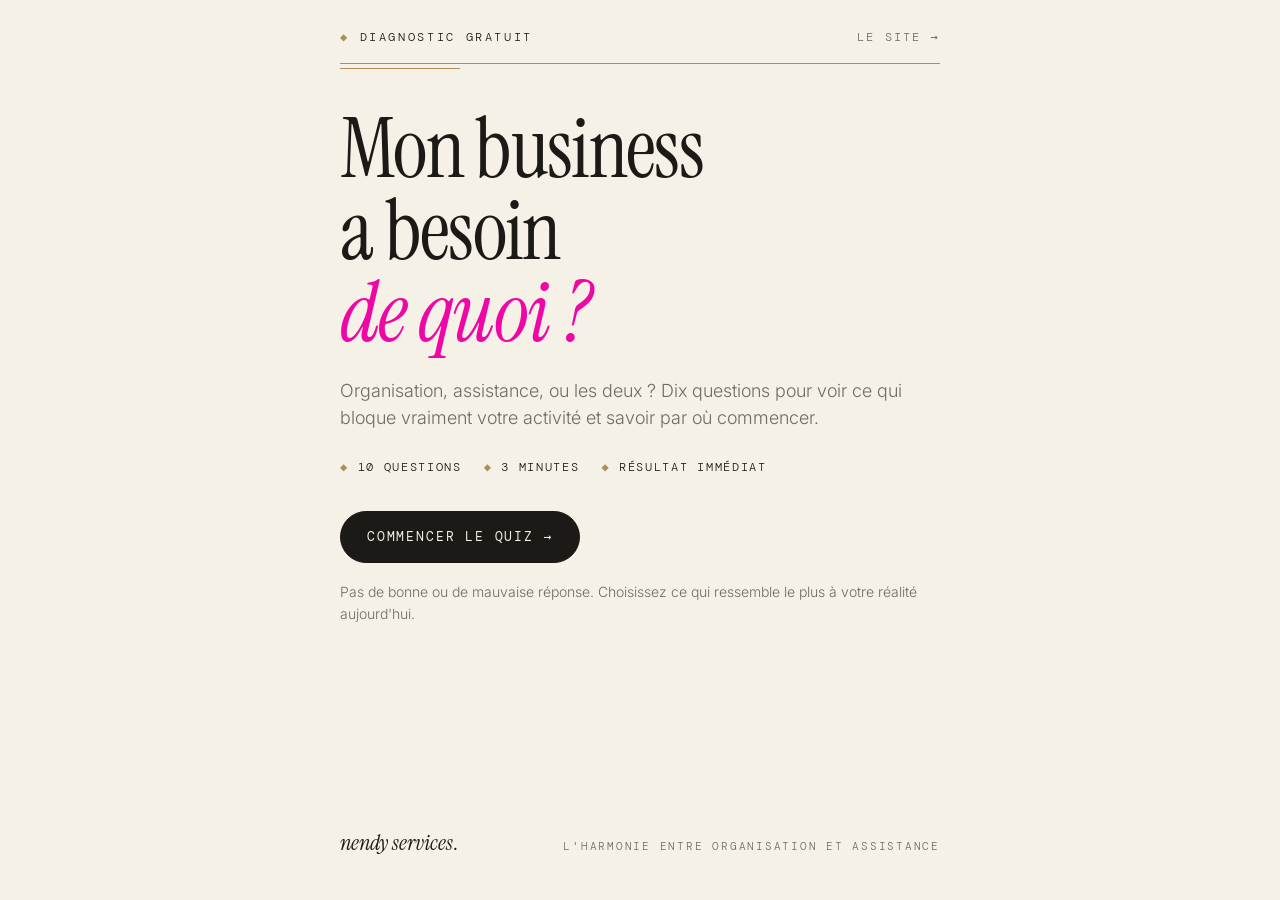
<file: quiz/index-v2.html>
<!DOCTYPE html>
<html lang="fr">
<head>
<meta charset="UTF-8">
<link rel="icon" href="/favicon.ico" sizes="any">
<link rel="icon" type="image/png" sizes="96x96" href="/img/favicon-96.png">
<link rel="icon" type="image/png" sizes="48x48" href="/img/favicon-48.png">
<link rel="apple-touch-icon" href="/img/apple-touch-icon.png">
<meta name="viewport" content="width=device-width,initial-scale=1,viewport-fit=cover">
<title>Mon business a besoin de quoi ? · Nendy Services</title>
<meta name="description" content="Diagnostic gratuit Nendy Services : 10 questions pour savoir si votre business a besoin d'organisation, d'assistance ou des deux.">
<link rel="preconnect" href="https://fonts.googleapis.com">
<link rel="preconnect" href="https://fonts.gstatic.com" crossorigin>
<link rel="stylesheet" href="https://fonts.googleapis.com/css2?family=Instrument+Serif:ital@0;1&family=Inter:wght@300;400;500&family=DM+Mono:wght@400&display=swap">
<style>
:root{
  --creme:#F5F1E6; --encre:#1C1A17; --sauge:#7B9A80; --sable:#D8C79E; --rose:#EE07A5; --or:#B08D57; --or-clair:#D4B67A;
  --ligne:rgba(28,26,23,.14); --doux:rgba(28,26,23,.62); --carte:#FBF8F1;
  --serif:'Instrument Serif', Georgia, 'Times New Roman', serif;
  --sans:'Inter', -apple-system, 'Segoe UI', Roboto, sans-serif;
  --mono:'DM Mono', ui-monospace, Menlo, monospace;
  color-scheme:light;
}
*{box-sizing:border-box}
[hidden]{display:none!important}
img{max-width:100%}
body{margin:0;background:var(--creme);color:var(--encre);font-family:var(--sans);font-weight:300;font-size:16px;line-height:1.55;-webkit-font-smoothing:antialiased}
.wrap{max-width:640px;margin:0 auto;min-height:100vh;display:flex;flex-direction:column;
  padding-block:28px 40px;padding-left:max(20px, env(safe-area-inset-left, 0px));padding-right:max(20px, env(safe-area-inset-right, 0px))}
header{display:flex;justify-content:space-between;align-items:center;gap:12px}
header > *{white-space:nowrap}
@media (max-width:480px){header .label,header .back{font-size:11px;letter-spacing:.14em}}
.label{font-family:var(--mono);font-size:12px;letter-spacing:.22em;text-transform:uppercase}
.label .d{color:var(--or)}
.back{font-family:var(--mono);font-size:12px;letter-spacing:.18em;text-transform:uppercase;color:var(--doux);text-decoration:none}
.back:hover{color:var(--encre)}
.filet{margin-top:16px;border-top:1px solid var(--or);position:relative}
.filet::after{content:"";position:absolute;left:0;top:4px;width:120px;border-top:1px solid var(--or)}
main{flex:1;padding-top:44px}
.screen[hidden]{display:none!important}
h1,h2{font-family:var(--serif);font-weight:400;margin:0;text-wrap:balance}
h1{font-size:clamp(48px,11vw,84px);line-height:.98;letter-spacing:-.02em}
h1 em,h2 em{color:var(--rose)}
.lead{margin:22px 0 0;font-size:18px;max-width:34em;color:var(--doux)}
.meta{display:flex;flex-wrap:wrap;gap:8px 22px;margin:26px 0 34px;font-family:var(--mono);font-size:12px;letter-spacing:.14em;text-transform:uppercase}
.meta span::before{content:"◆ ";color:var(--or)}
.btn{display:inline-flex;align-items:center;justify-content:center;gap:10px;min-height:52px;padding:14px 26px;border-radius:999px;border:1px solid var(--encre);
  background:var(--encre);color:var(--creme);font-family:var(--mono);font-size:13px;letter-spacing:.14em;text-transform:uppercase;cursor:pointer;text-decoration:none;transition:background .2s,border-color .2s}
.btn:hover{background:var(--rose);border-color:var(--rose)}
.btn.ghost{background:transparent;color:var(--encre)}
.btn.ghost:hover{background:var(--encre);color:var(--creme);border-color:var(--encre)}
.btn:disabled{opacity:.35;cursor:not-allowed;background:var(--encre);border-color:var(--encre)}
:focus-visible{outline:2px solid var(--rose);outline-offset:3px}
.note{margin-top:18px;font-size:14px;color:var(--doux)}
.prog{display:flex;justify-content:space-between;align-items:baseline;font-family:var(--mono);font-size:12px;letter-spacing:.18em;text-transform:uppercase}
.prog .n{color:var(--rose);font-variant-numeric:tabular-nums}
.bar{height:2px;background:var(--ligne);margin:12px 0 38px}
.bar i{display:block;height:100%;width:10%;background:var(--rose);transition:width .35s ease}
.qnum{position:relative}
.qnum .fili{position:absolute;right:-6px;top:-52px;font-family:var(--serif);font-style:italic;font-size:160px;line-height:1;color:var(--encre);opacity:.07;pointer-events:none}
h2.q{font-style:italic;font-size:clamp(34px,7.5vw,52px);line-height:1.06;letter-spacing:-.01em;position:relative}
.qsub{margin:12px 0 26px;color:var(--doux)}
.opts{display:grid;gap:10px}
.opt{display:flex;gap:16px;align-items:flex-start;width:100%;text-align:left;padding:16px 18px;border:1px solid var(--ligne);border-radius:14px;background:var(--carte);
  color:var(--encre);font:inherit;cursor:pointer;transition:border-color .15s,background .15s,transform .15s}
.opt:hover{border-color:var(--encre)}
.opt .k{flex:0 0 auto;width:28px;height:28px;border-radius:50%;border:1px solid var(--or);display:grid;place-items:center;font-family:var(--mono);font-size:12px;color:var(--or);margin-top:1px}
.opt .t{font-size:16.5px;line-height:1.4;font-weight:400;min-width:0}
.opt[aria-pressed="true"]{border-color:var(--rose);background:#fff}
.opt[aria-pressed="true"] .k{background:var(--rose);border-color:var(--rose);color:#fff}
.nav{display:flex;justify-content:space-between;gap:12px;margin-top:28px;flex-wrap:wrap}
.badge{display:inline-block;padding:7px 14px;border-radius:999px;font-family:var(--mono);font-size:11px;letter-spacing:.2em;text-transform:uppercase;background:var(--encre);color:var(--creme)}
.badge.a{background:var(--rose);color:#fff}.badge.o{background:var(--sauge);color:#fff}.badge.b{background:var(--sable);color:var(--encre)}
.res h2{font-size:clamp(44px,10vw,72px);line-height:1;letter-spacing:-.02em;margin-top:18px}
.tag{font-family:var(--serif);font-style:italic;font-size:24px;line-height:1.25;margin:16px 0 0;color:var(--encre)}
.split{margin:30px 0 8px}
.split .row{display:flex;justify-content:space-between;font-family:var(--mono);font-size:12px;letter-spacing:.16em;text-transform:uppercase;font-variant-numeric:tabular-nums}
.split .track{display:flex;height:10px;border-radius:99px;overflow:hidden;margin-top:10px;background:var(--ligne)}
.split .ta{background:var(--rose)}.split .to{background:var(--sauge)}
.desc{border-top:1px solid var(--or);margin-top:28px;padding-top:22px;font-size:17px;max-width:36em}
.cta{margin-top:30px;padding:26px;border-radius:18px;background:var(--encre);color:var(--creme)}
.cta .label{color:var(--or-clair)}
.cta p{margin:10px 0 20px;font-family:var(--serif);font-size:26px;line-height:1.2}
.cta .btn{background:var(--rose);border-color:var(--rose);color:#fff}
.cta .btn:hover{background:var(--creme);border-color:var(--creme);color:var(--encre)}
.more{margin-top:34px}
.more h3{font-family:var(--mono);font-weight:400;font-size:12px;letter-spacing:.2em;text-transform:uppercase;margin:0 0 12px}
.links{display:grid;gap:10px}
.links a{display:flex;justify-content:space-between;gap:16px;align-items:center;padding:16px 18px;border:1px solid var(--ligne);border-radius:14px;color:var(--encre);text-decoration:none;background:var(--carte)}
.links a:hover{border-color:var(--encre)}
.links b{font-family:var(--serif);font-weight:400;font-size:21px}
.links small{display:block;color:var(--doux);font-size:14px}
.links .ar{font-family:var(--mono);color:var(--rose)}
footer{margin-top:44px;display:flex;justify-content:space-between;align-items:baseline;gap:12px;flex-wrap:wrap}
.sig{font-family:var(--serif);font-style:italic;font-size:22px}
.sig span{font-style:normal}
footer small{font-family:var(--mono);font-size:11px;letter-spacing:.16em;text-transform:uppercase;color:var(--doux)}
.fade{animation:in .35s ease both}
@keyframes in{from{opacity:.4;transform:translateY(6px)}to{opacity:1;transform:none}}
@media (prefers-reduced-motion:reduce){.fade{animation:none}.bar i{transition:none}}
</style>
</head>
<body>
<div class="wrap">
  <header>
    <div class="label"><span class="d">◆</span> Diagnostic gratuit</div>
    <a class="back" href="https://nendyservices.com" target="_blank" rel="noopener">Le site →</a>
  </header>
  <div class="filet"></div>

  <main>
    <section class="screen fade" id="intro">
      <h1>Mon business<br>a besoin<br><em>de quoi&nbsp;?</em></h1>
      <p class="lead">Organisation, assistance, ou les deux&nbsp;? Dix questions pour voir ce qui bloque vraiment votre activité et savoir par où commencer.</p>
      <div class="meta"><span>10 questions</span><span>3 minutes</span><span>Résultat immédiat</span></div>
      <button class="btn" id="start" type="button">Commencer le quiz →</button>
      <p class="note">Pas de bonne ou de mauvaise réponse. Choisissez ce qui ressemble le plus à votre réalité aujourd'hui.</p>
    </section>

    <section class="screen" id="quiz" hidden>
      <div class="prog"><span>Votre profil</span><span class="n" id="count">01 / 10</span></div>
      <div class="bar" aria-hidden="true"><i id="fill"></i></div>
      <div id="qbox" aria-live="polite"></div>
      <div class="nav">
        <button class="btn ghost" id="prev" type="button">← Précédent</button>
        <button class="btn" id="next" type="button" disabled>Suivant →</button>
      </div>
    </section>

    <section class="screen res" id="result" hidden></section>
  </main>

  <footer>
    <div class="sig">nendy services<span>.</span></div>
    <small>L'harmonie entre organisation et assistance</small>
  </footer>
</div>

<script>
(function(){
  var Q=[
    {t:"Votre plus grand problème <em>du quotidien</em>&nbsp;?",s:"Ce qui vous pèse le plus en ce moment.",o:[
      ["Je croule sous les emails et les demandes clients","a"],
      ["Je n'ai aucun système en place, tout est dans ma tête","o"],
      ["Je fais tout à la main, rien n'est automatisé","o"],
      ["Je perds du temps à chercher des infos éparpillées partout","a"]]},
    {t:"Quand vous partez en vacances, <em>votre business…</em>",s:"Soyez honnête, il n'y a pas de jugement.",o:[
      ["S'arrête complètement, personne ne prend le relais","a"],
      ["Continue mal, des choses passent à la trappe","a"],
      ["Tourne presque seul grâce à mes process","o"],
      ["Quelles vacances&nbsp;? Ce mot n'existe pas chez moi","b"]]},
    {t:"Vos outils digitaux, <em>aujourd'hui…</em>",s:"Notion, Zapier, CRM, agenda : comment vous en sortez-vous&nbsp;?",o:[
      ["Je n'en ai pas vraiment, je gère tout à la main","o"],
      ["J'en ai trop, ils se chevauchent et je m'y perds","o"],
      ["Quelques-uns en place, mais pas connectés entre eux","b"],
      ["Ils sont là, mais personne ne les fait tourner au quotidien","a"]]},
    {t:"Votre agenda <em>ressemble à quoi</em>&nbsp;?",s:"La vérité sur votre gestion du temps.",o:[
      ["Plein de rendez-vous mal organisés que je gère difficilement","a"],
      ["Vide, je n'arrive pas à planifier correctement","o"],
      ["Structuré, mais je dois tout gérer seule","a"],
      ["Un document impossible à tenir à jour","b"]]},
    {t:"Vos clients <em>vous disent souvent…</em>",s:"Ce qu'ils ressentent dans leur expérience avec vous.",o:[
      ["Vous mettez du temps à répondre, ils s'impatientent","a"],
      ["Votre accueil est flou, ils ne savent pas comment ça se passe","o"],
      ["Votre process manque de clarté, ils se perdent","o"],
      ["Vous êtes débordée, et ça se ressent dans le suivi","b"]]},
    {t:"Ce qui vous empêche <em>de grandir</em>&nbsp;?",s:"Le vrai frein à votre croissance.",o:[
      ["Je n'ai personne pour m'aider au quotidien, je fais tout seule","a"],
      ["Je n'ai pas de systèmes reproductibles, je réinvente la roue","o"],
      ["Les deux à la fois : ni système, ni soutien","b"],
      ["Je ne sais pas encore, j'ai besoin d'y voir clair","b"]]},
    {t:"En fin de journée, <em>vous vous dites…</em>",s:"Le sentiment qui domine après une journée de travail.",o:[
      ["J'ai tout géré, mais je suis épuisée","a"],
      ["J'ai travaillé, mais rien n'avance vraiment","o"],
      ["Je cours après les mêmes problèmes depuis des mois","b"],
      ["Je n'ai pas avancé sur ce qui compte vraiment","o"]]},
    {t:"Votre relation <em>aux outils</em>",s:"Votre niveau de confort avec Notion, Zapier, Make…",o:[
      ["Je ne sais pas m'en servir, c'est du chinois pour moi","o"],
      ["Je les connais, mais je n'ai pas le temps de les configurer","o"],
      ["Je les utilise mal, je perds plus de temps qu'autre chose","b"],
      ["Ils sont configurés, il me faut quelqu'un pour les faire tourner","a"]]},
    {t:"Déléguer, <em>pour vous, c'est…</em>",s:"Votre vision idéale de la délégation.",o:[
      ["Confier des tâches précises à quelqu'un de confiance","a"],
      ["Mettre en place des systèmes qui tournent sans moi","o"],
      ["Les deux : de l'humain et de l'automatisation","b"],
      ["Je n'y ai pas encore pensé sérieusement","b"]]},
    {t:"Dans six mois, <em>votre priorité</em>&nbsp;?",s:"L'objectif qui compte le plus pour vous.",o:[
      ["Avoir quelqu'un qui gère l'opérationnel à ma place","a"],
      ["Avoir un écosystème digital fluide qui tourne seul","o"],
      ["Les deux : déléguer et avoir des systèmes solides","b"],
      ["Avoir la tête libre et retrouver de l'énergie","a"]]}
  ];
  var P={
    "pure-a":{c:"a",badge:"Pure assistance",name:"Vous avez besoin d'un bras droit.",tag:"Vos systèmes existent. Il vous faut quelqu'un pour les faire tourner.",
      desc:"Votre organisation est en place, ou suffisante pour le moment. Ce qui vous manque, c'est une personne de confiance qui prend en charge l'exécution au quotidien : emails, suivi clients, agenda, tâches administratives. Vous avez besoin de déléguer, pas de tout reconstruire.",
      ctaTitle:"Trouvez le module d'assistance à votre mesure.",cta:"Découvrir les modules",url:"https://nendyservices.com#services",sub:"Flow, Structure ou Expansion, selon votre besoin"},
    "pure-o":{c:"o",badge:"Pure organisation",name:"Vous avez besoin de systèmes.",tag:"Avant de déléguer, il faut poser les fondations.",
      desc:"Ce qui vous manque en priorité, ce ne sont pas des bras en plus, c'est une architecture : des outils qui se parlent, des process clairs, des automatisations qui travaillent pour vous. Une fois les systèmes en place, déléguer deviendra simple et efficace.",
      ctaTitle:"Cartographions votre écosystème digital.",cta:"Réserver un audit écosystème",url:"https://calendar.notion.so/meet/nendyticout/appeldecouverte",sub:"30 minutes pour faire le point sur vos outils"},
    "orga-first":{c:"o",badge:"Organisation d'abord",name:"Structurer, puis déléguer.",tag:"Poser les bases maintenant pour déléguer sereinement ensuite.",
      desc:"Vous avez besoin des deux, dans le bon ordre. Construire les systèmes en premier rendra la délégation beaucoup plus fluide. Déléguer sans structure, c'est confier le désordre à quelqu'un d'autre. On commence par le fond, puis on passe à l'exécution.",
      ctaTitle:"Définissons ensemble la bonne séquence.",cta:"Réserver un appel découverte",url:"https://calendar.notion.so/meet/nendyticout/appeldecouverte",sub:"30 minutes, gratuit et sans engagement"},
    "assist-first":{c:"a",badge:"Assistance d'abord",name:"Souffler maintenant, structurer après.",tag:"L'urgence, c'est de vous libérer. Les systèmes peuvent attendre un peu.",
      desc:"Vous êtes débordée et vous avez besoin de souffler. Le plus utile dans votre situation : déléguer d'abord ce qui vous prend le plus d'énergie au quotidien. Une fois la tête libre, on pose les bons systèmes, étape par étape.",
      ctaTitle:"Identifions ce que vous déléguez en premier.",cta:"Réserver un appel découverte",url:"https://calendar.notion.so/meet/nendyticout/appeldecouverte",sub:"30 minutes, gratuit et sans engagement"},
    "both":{c:"b",badge:"Les deux ensemble",name:"Vous avez besoin des deux, en même temps.",tag:"De la structure et de l'exécution : l'un sans l'autre ne suffira pas.",
      desc:"Votre situation demande une approche globale : des systèmes et quelqu'un pour les faire tourner, en parallèle. C'est exactement le travail de Nendy Services : concevoir l'architecture de vos opérations et piloter vos flux pour que tout tourne, même sans vous.",
      ctaTitle:"Construisons votre plan d'action complet.",cta:"Réserver un appel découverte",url:"https://calendar.notion.so/meet/nendyticout/appeldecouverte",sub:"30 minutes, gratuit et sans engagement"}
  };
  var cur=0, ans=new Array(Q.length).fill(null);
  var $=function(id){return document.getElementById(id)};
  var L="ABCD";
  function pad(n){return (n<10?"0":"")+n}
  function show(id){["intro","quiz","result"].forEach(function(s){$(s).hidden=(s!==id)});window.scrollTo({top:0,behavior:"smooth"})}
  function render(){
    var q=Q[cur];
    $("count").textContent=pad(cur+1)+" / "+Q.length;
    $("fill").style.width=((cur+1)/Q.length*100)+"%";
    var h='<div class="qnum fade"><span class="fili" aria-hidden="true">'+pad(cur+1)+'</span><h2 class="q">'+q.t+'</h2><p class="qsub">'+q.s+'</p><div class="opts" role="group" aria-label="Réponses">';
    q.o.forEach(function(o,i){h+='<button type="button" class="opt" id="q'+cur+'o'+i+'" data-i="'+i+'" aria-pressed="'+(ans[cur]===i)+'"><span class="k">'+L[i]+'</span><span class="t">'+o[0]+'</span></button>'});
    $("qbox").innerHTML=h+'</div></div>';
    $("prev").style.visibility=cur===0?"hidden":"visible";
    $("next").disabled=ans[cur]===null;
    $("next").textContent=cur===Q.length-1?"Voir mon profil →":"Suivant →";
  }
  $("qbox").addEventListener("click",function(e){
    var b=e.target.closest(".opt"); if(!b)return;
    ans[cur]=+b.dataset.i;
    $("qbox").querySelectorAll(".opt").forEach(function(x){x.setAttribute("aria-pressed",x===b)});
    $("next").disabled=false;
    setTimeout(function(){ if(ans[cur]!==null) go(1) },320);
  });
  function go(d){
    if(d>0&&ans[cur]===null)return;
    if(d>0&&cur===Q.length-1){result();return}
    cur=Math.max(0,Math.min(Q.length-1,cur+d)); render();
  }
  $("next").addEventListener("click",function(){go(1)});
  $("prev").addEventListener("click",function(){go(-1)});
  $("start").addEventListener("click",function(){cur=0;show("quiz");render()});
  function profile(a,o,b){
    var t=a+o+b, pa=Math.round(a/t*100), po=Math.round(o/t*100);
    if(b>=4)return"both";
    if(pa>=70)return"pure-a";
    if(po>=70)return"pure-o";
    if(po>pa&&b>=2)return"orga-first";
    if(pa>po&&b>=2)return"assist-first";
    if(pa>po)return"pure-a";
    return"pure-o";
  }
  function result(){
    var a=0,o=0,b=0;
    ans.forEach(function(v,i){var k=Q[i].o[v][1]; if(k==="a")a++; else if(k==="o")o++; else b++});
    var p=P[profile(a,o,b)], t=a+o+b, pa=Math.round((a+b*.5)/t*100), po=100-pa;
    $("result").innerHTML=
      '<div class="fade"><div class="label"><span style="color:var(--or)">◆</span> Votre profil</div>'+
      '<div style="margin-top:18px"><span class="badge '+p.c+'">'+p.badge+'</span></div>'+
      '<h2>'+p.name+'</h2><p class="tag">'+p.tag+'</p>'+
      '<div class="split"><div class="row"><span>Assistance '+pa+'&nbsp;%</span><span>Organisation '+po+'&nbsp;%</span></div>'+
      '<div class="track" role="img" aria-label="Assistance '+pa+' %, organisation '+po+' %"><span class="ta" style="width:'+pa+'%"></span><span class="to" style="width:'+po+'%"></span></div></div>'+
      '<p class="desc">'+p.desc+'</p>'+
      '<div class="cta"><div class="label">◆ Prochaine étape</div><p>'+p.ctaTitle+'</p>'+
      '<a class="btn" href="'+p.url+'" target="_blank" rel="noopener">'+p.cta+' →</a>'+
      '<div class="note" style="color:rgba(245,241,230,.7)">'+p.sub+'</div></div>'+
      '<div class="more"><h3>Pour aller plus loin</h3><div class="links">'+
      '<a href="https://nendyservices.com/score/" target="_blank" rel="noopener"><span><b>Votre score d\'organisation</b><small>Une note sur 100 et un plan d\'action, en 3 minutes</small></span><span class="ar">→</span></a>'+
      '<a href="https://nendyservices.com/challenge/" target="_blank" rel="noopener"><span><b>Le challenge 7 jours</b><small>Une action de 15 minutes par jour pour structurer votre business</small></span><span class="ar">→</span></a>'+
      '</div></div>'+
      '<div class="nav"><button class="btn ghost" type="button" id="again">Refaire le quiz</button></div></div>';
    $("again").addEventListener("click",function(){ans=new Array(Q.length).fill(null);cur=0;show("intro")});
    show("result");
  }
})();
</script>
</body>
</html>
</file>
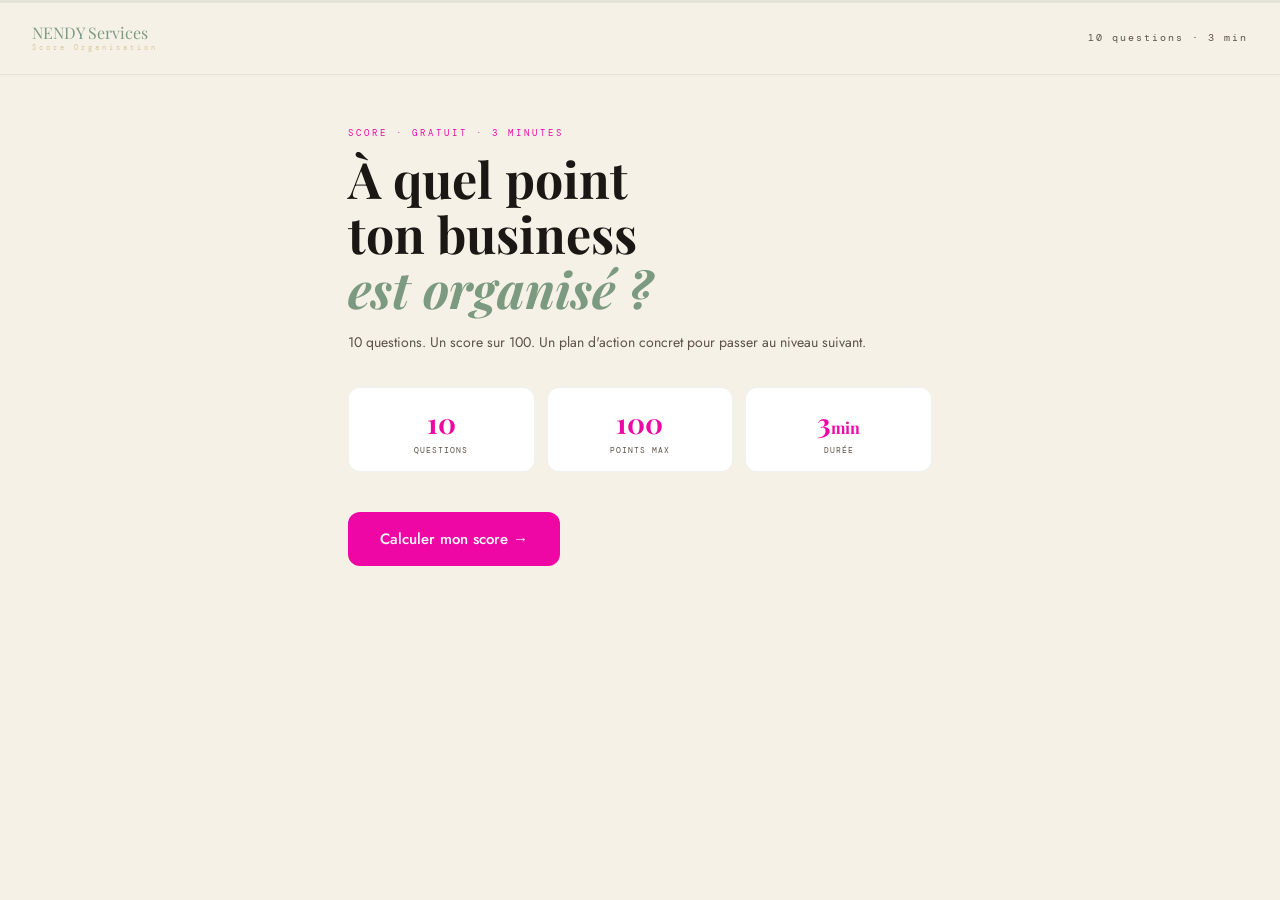
<file: score/index-v1.html>
<!DOCTYPE html>
<html lang="fr">
<head>
<meta charset="UTF-8">
<link rel="icon" href="/favicon.ico" sizes="any">
<link rel="icon" type="image/png" sizes="96x96" href="/img/favicon-96.png">
<link rel="icon" type="image/png" sizes="48x48" href="/img/favicon-48.png">
<link rel="apple-touch-icon" href="/img/apple-touch-icon.png">
<meta name="viewport" content="width=device-width, initial-scale=1.0">
<title>Score — À quel point ton business est organisé ? · Nendy Services</title>
<meta property="og:title" content="À quel point ton business est organisé ? 🌿">
<meta property="og:description" content="Réponds à 10 questions et obtiens ton score sur 100 — avec un plan d'action personnalisé.">
<link href="https://fonts.googleapis.com/css2?family=Playfair+Display:ital,wght@0,400;0,700;1,400&family=Jost:wght@300;400;500&family=DM+Mono:wght@300;400;500&display=swap" rel="stylesheet">
<style>
:root{--v:#7b9a80;--vc:#b5c1a6;--b:#d8c79e;--cr:#f5f1e6;--f:#ee07a5;--txt:#1a1714;--txt2:#5c5248;--bg:#1a1714;--card:#221f1c;}
*{margin:0;padding:0;box-sizing:border-box;}
body{font-family:'Jost',sans-serif;background:var(--cr);color:var(--txt);min-height:100vh;}
.pbar{position:fixed;top:0;left:0;right:0;height:3px;background:rgba(123,154,128,.15);z-index:100;}
.pfill{height:3px;background:var(--f);transition:width .5s ease;width:0%;}
header{padding:22px 32px;display:flex;align-items:center;justify-content:space-between;border-bottom:1px solid rgba(123,154,128,.15);}
.logo{font-family:'Playfair Display',serif;font-size:16px;color:var(--v);}
.logo small{font-family:'DM Mono',monospace;font-size:7px;letter-spacing:3px;color:var(--b);display:block;}
.qc{font-family:'DM Mono',monospace;font-size:10px;letter-spacing:2px;color:var(--txt2);}
main{max-width:640px;margin:0 auto;padding:52px 28px 80px;}
.step{display:none;animation:up .35s ease;}
.step.active{display:block;}
@keyframes up{from{opacity:0;transform:translateY(14px);}to{opacity:1;transform:none;}}
.tag{font-family:'DM Mono',monospace;font-size:9px;letter-spacing:3px;color:var(--f);text-transform:uppercase;margin-bottom:12px;}
h1{font-family:'Playfair Display',serif;font-size:clamp(30px,6vw,50px);font-weight:700;line-height:1.1;margin-bottom:14px;}
h1 em{color:var(--v);font-style:italic;}
h2{font-family:'Playfair Display',serif;font-size:clamp(22px,4vw,32px);font-weight:700;line-height:1.2;margin-bottom:8px;}
.sub{font-size:14px;color:var(--txt2);line-height:1.75;margin-bottom:32px;}
.intro-stats{display:grid;grid-template-columns:1fr 1fr 1fr;gap:12px;margin-bottom:40px;}
.stat{background:white;border-radius:12px;padding:16px;text-align:center;border:1px solid rgba(123,154,128,.12);}
.stat-num{font-family:'Playfair Display',serif;font-size:28px;font-weight:700;color:var(--f);}
.stat-lbl{font-family:'DM Mono',monospace;font-size:8px;letter-spacing:1px;color:var(--txt2);margin-top:4px;text-transform:uppercase;}
.btn-start{display:inline-flex;align-items:center;gap:10px;background:var(--f);color:white;border:none;border-radius:12px;padding:16px 32px;font-family:'Jost',sans-serif;font-size:15px;font-weight:500;cursor:pointer;transition:transform .2s;}
.btn-start:hover{transform:translateY(-2px);}

/* QUESTIONS */
.q-tag{font-family:'DM Mono',monospace;font-size:9px;letter-spacing:3px;color:var(--vc);text-transform:uppercase;margin-bottom:10px;}
.q-category{display:inline-flex;align-items:center;gap:6px;font-family:'DM Mono',monospace;font-size:8px;letter-spacing:1px;padding:4px 12px;border-radius:10px;background:rgba(123,154,128,.1);color:var(--v);margin-bottom:14px;text-transform:uppercase;}
.options{display:flex;flex-direction:column;gap:9px;}
.opt{padding:14px 18px;border:1.5px solid rgba(123,154,128,.18);border-radius:12px;background:white;cursor:pointer;transition:all .2s;display:flex;align-items:center;gap:12px;user-select:none;}
.opt:hover{border-color:var(--v);transform:translateX(3px);}
.opt.sel{border-color:var(--f);background:rgba(238,7,165,.04);transform:translateX(3px);}
.opt-score{font-family:'DM Mono',monospace;font-size:9px;color:var(--vc);width:28px;flex-shrink:0;text-align:center;}
.opt.sel .opt-score{color:var(--f);}
.opt-txt{font-size:13px;color:var(--txt);line-height:1.5;}
.nav{display:flex;justify-content:space-between;align-items:center;margin-top:32px;padding-top:20px;border-top:1px solid rgba(123,154,128,.1);}
.bbk{font-family:'DM Mono',monospace;font-size:9px;letter-spacing:1px;color:var(--txt2);background:none;border:none;cursor:pointer;}
.bnx{display:inline-flex;align-items:center;gap:8px;background:var(--txt);color:white;border:none;border-radius:10px;padding:12px 24px;font-family:'Jost',sans-serif;font-size:13px;font-weight:500;cursor:pointer;transition:transform .15s;opacity:.35;pointer-events:none;}
.bnx.on{opacity:1;pointer-events:all;}
.bnx.on:hover{transform:translateY(-2px);}
.bnx.pk{background:var(--f);}

/* EMAIL */
.email-input{width:100%;padding:13px 15px;border:1.5px solid rgba(123,154,128,.2);border-radius:10px;font-family:'Jost',sans-serif;font-size:14px;background:white;color:var(--txt);outline:none;transition:border .2s;margin-bottom:8px;}
.email-input:focus{border-color:var(--v);}
.email-hint{font-size:11px;color:var(--txt2);}

/* RÉSULTAT */
#result{display:none;}
.score-circle{width:180px;height:180px;border-radius:50%;display:flex;flex-direction:column;align-items:center;justify-content:center;margin:0 auto 32px;position:relative;}
.score-circle::before{content:'';position:absolute;inset:0;border-radius:50%;border:4px solid rgba(123,154,128,.1);}
.score-num{font-family:'Playfair Display',serif;font-size:56px;font-weight:700;line-height:1;}
.score-max{font-family:'DM Mono',monospace;font-size:10px;letter-spacing:2px;color:var(--txt2);margin-top:4px;}
.score-low .score-num{color:var(--f);}
.score-mid .score-num{color:var(--b);}
.score-high .score-num{color:var(--v);}
.score-label{font-family:'Playfair Display',serif;font-size:22px;font-weight:700;text-align:center;margin-bottom:6px;}
.score-sub{font-size:14px;color:var(--txt2);text-align:center;margin-bottom:40px;font-style:italic;}

/* AXES */
.axes{display:flex;flex-direction:column;gap:10px;margin-bottom:24px;}
.axe{background:white;border-radius:12px;padding:16px 18px;border:1px solid rgba(123,154,128,.1);}
.axe-top{display:flex;align-items:center;justify-content:space-between;margin-bottom:8px;}
.axe-name{font-size:13px;font-weight:500;color:var(--txt);}
.axe-score{font-family:'DM Mono',monospace;font-size:11px;color:var(--txt2);}
.axe-bar{height:4px;background:rgba(123,154,128,.12);border-radius:2px;overflow:hidden;}
.axe-fill{height:4px;border-radius:2px;transition:width 1s ease;}
.axe-fill.low{background:var(--f);}
.axe-fill.mid{background:var(--b);}
.axe-fill.high{background:var(--v);}
.axe-note{font-size:11px;color:var(--txt2);margin-top:6px;line-height:1.5;}

/* PLAN */
.plan-item{background:white;border-radius:12px;border:1px solid rgba(123,154,128,.1);padding:16px 18px;margin-bottom:10px;display:flex;gap:14px;align-items:flex-start;}
.plan-item.urgent{border-color:var(--f);background:rgba(238,7,165,.03);}
.plan-num{font-family:'Playfair Display',serif;font-size:22px;color:var(--f);min-width:22px;flex-shrink:0;}
.plan-title{font-size:13px;font-weight:500;color:var(--txt);margin-bottom:3px;}
.plan-desc{font-size:12px;color:var(--txt2);line-height:1.5;}
.plan-badge{font-family:'DM Mono',monospace;font-size:8px;padding:2px 8px;border-radius:4px;margin-top:5px;display:inline-block;}
.badge-urgent{background:rgba(238,7,165,.1);color:var(--f);}
.badge-moyen{background:rgba(216,199,158,.2);color:#8a7040;}
.badge-long{background:rgba(123,154,128,.1);color:var(--v);}

.cta-box{background:var(--txt);border-radius:18px;padding:28px;text-align:center;margin-top:24px;}
.cta-title{font-family:'Playfair Display',serif;font-size:22px;color:white;margin-bottom:8px;}
.cta-sub{font-size:13px;color:rgba(255,255,255,.6);line-height:1.7;margin-bottom:20px;}
.cta-btn{display:inline-flex;align-items:center;gap:8px;background:var(--f);color:white;border:none;border-radius:10px;padding:14px 28px;font-family:'Jost',sans-serif;font-size:14px;font-weight:500;cursor:pointer;text-decoration:none;transition:opacity .2s;}
.cta-btn:hover{opacity:.85;}

.share-row{display:flex;gap:8px;justify-content:center;margin-top:14px;flex-wrap:wrap;}
.share-btn{padding:7px 14px;border-radius:8px;font-family:'DM Mono',monospace;font-size:8px;letter-spacing:1px;border:1.5px solid rgba(255,255,255,.15);color:rgba(255,255,255,.5);background:transparent;cursor:pointer;transition:all .15s;text-decoration:none;display:inline-flex;align-items:center;gap:5px;}
.share-btn:hover{border-color:white;color:white;}

.loading{text-align:center;padding:60px 0;}
.ldot{display:inline-block;width:10px;height:10px;border-radius:50%;background:var(--f);animation:pulse 1.4s ease-in-out infinite;margin:0 3px;}
.ldot:nth-child(2){animation-delay:.2s;background:var(--v);}
.ldot:nth-child(3){animation-delay:.4s;background:var(--b);}
@keyframes pulse{0%,80%,100%{transform:scale(.6);opacity:.4;}40%{transform:scale(1);opacity:1;}}

@media(max-width:540px){header{padding:14px 18px;flex-wrap:wrap;gap:10px;}.intro-stats{grid-template-columns:1fr;}.main{padding:36px 18px 60px;}}
</style>
</head>
<body>

<div class="pbar"><div class="pfill" id="pbar"></div></div>

<header>
  <div class="logo">NENDY Services<small>Score Organisation</small></div>
  <div class="qc" id="qc">10 questions · 3 min</div>
</header>

<main>

<!-- INTRO -->
<div class="step active" id="s0">
  <div class="tag">Score · Gratuit · 3 minutes</div>
  <h1>À quel point<br>ton business<br><em>est organisé ?</em></h1>
  <p class="sub">10 questions. Un score sur 100. Un plan d'action concret pour passer au niveau suivant.</p>
  <div class="intro-stats">
    <div class="stat"><div class="stat-num">10</div><div class="stat-lbl">Questions</div></div>
    <div class="stat"><div class="stat-num">100</div><div class="stat-lbl">Points max</div></div>
    <div class="stat"><div class="stat-num">3<span style="font-size:16px">min</span></div><div class="stat-lbl">Durée</div></div>
  </div>
  <button class="btn-start" onclick="start()">Calculer mon score →</button>
</div>

<!-- Q1 — COMMUNICATION -->
<div class="step" id="s1">
  <div class="q-tag">Question 01 / 10</div>
  <div class="q-category">📱 Communication client</div>
  <h2>Comment tes clients te contactent-ils ?</h2>
  <div class="options" id="o1">
    <div class="opt" onclick="pick(this,1,0)"><div class="opt-score">0 pt</div><div class="opt-txt">Partout — WhatsApp perso, Instagram, SMS, email... tout en même temps.</div></div>
    <div class="opt" onclick="pick(this,1,5)"><div class="opt-score">5 pt</div><div class="opt-txt">Un ou deux canaux mais pas vraiment structurés.</div></div>
    <div class="opt" onclick="pick(this,1,8)"><div class="opt-score">8 pt</div><div class="opt-txt">WhatsApp Business configuré + email professionnel.</div></div>
    <div class="opt" onclick="pick(this,1,10)"><div class="opt-score">10 pt</div><div class="opt-txt">Un canal principal avec messages automatiques, catalogue et étiquettes.</div></div>
  </div>
  <div class="nav"><button class="bbk" onclick="back(0)">← Retour</button><button class="bnx" id="n1" onclick="next(2)">Continuer →</button></div>
</div>

<!-- Q2 — RDV -->
<div class="step" id="s2">
  <div class="q-tag">Question 02 / 10</div>
  <div class="q-category">📅 Prise de rendez-vous</div>
  <h2>Comment se gèrent tes rendez-vous ?</h2>
  <div class="options" id="o2">
    <div class="opt" onclick="pick(this,2,0)"><div class="opt-score">0 pt</div><div class="opt-txt">Par message, je propose des créneaux, on négocie. C'est long.</div></div>
    <div class="opt" onclick="pick(this,2,4)"><div class="opt-score">4 pt</div><div class="opt-txt">Google Calendar partagé mais sans automatisation.</div></div>
    <div class="opt" onclick="pick(this,2,7)"><div class="opt-score">7 pt</div><div class="opt-txt">Un outil de réservation mais sans rappels automatiques.</div></div>
    <div class="opt" onclick="pick(this,2,10)"><div class="opt-score">10 pt</div><div class="opt-txt">Calendly ou équivalent — réservation, confirmation et rappels automatiques.</div></div>
  </div>
  <div class="nav"><button class="bbk" onclick="back(1)">← Retour</button><button class="bnx" id="n2" onclick="next(3)">Continuer →</button></div>
</div>

<!-- Q3 — FACTURATION -->
<div class="step" id="s3">
  <div class="q-tag">Question 03 / 10</div>
  <div class="q-category">💰 Facturation</div>
  <h2>Comment tu gères tes devis et factures ?</h2>
  <div class="options" id="o3">
    <div class="opt" onclick="pick(this,3,0)"><div class="opt-score">0 pt</div><div class="opt-txt">Je les fais quand j'y pense. Souvent en retard.</div></div>
    <div class="opt" onclick="pick(this,3,4)"><div class="opt-score">4 pt</div><div class="opt-txt">Word ou Excel — je recrée à chaque fois.</div></div>
    <div class="opt" onclick="pick(this,3,7)"><div class="opt-score">7 pt</div><div class="opt-txt">J'ai un template mais le suivi des paiements est manuel.</div></div>
    <div class="opt" onclick="pick(this,3,10)"><div class="opt-score">10 pt</div><div class="opt-txt">Logiciel dédié — devis, factures, relances de paiement automatiques.</div></div>
  </div>
  <div class="nav"><button class="bbk" onclick="back(2)">← Retour</button><button class="bnx" id="n3" onclick="next(4)">Continuer →</button></div>
</div>

<!-- Q4 — SUIVI CLIENTS -->
<div class="step" id="s4">
  <div class="q-tag">Question 04 / 10</div>
  <div class="q-category">👥 Suivi clients</div>
  <h2>Comment tu suis tes clients et prospects ?</h2>
  <div class="options" id="o4">
    <div class="opt" onclick="pick(this,4,0)"><div class="opt-score">0 pt</div><div class="opt-txt">Dans ma tête et dans mes messages WhatsApp.</div></div>
    <div class="opt" onclick="pick(this,4,4)"><div class="opt-score">4 pt</div><div class="opt-txt">Un tableau Excel basique.</div></div>
    <div class="opt" onclick="pick(this,4,7)"><div class="opt-score">7 pt</div><div class="opt-txt">Notion ou CRM simple — mais pas toujours à jour.</div></div>
    <div class="opt" onclick="pick(this,4,10)"><div class="opt-score">10 pt</div><div class="opt-txt">CRM complet avec historique, relances et statuts à jour.</div></div>
  </div>
  <div class="nav"><button class="bbk" onclick="back(3)">← Retour</button><button class="bnx" id="n4" onclick="next(5)">Continuer →</button></div>
</div>

<!-- Q5 — ORGANISATION -->
<div class="step" id="s5">
  <div class="q-tag">Question 05 / 10</div>
  <div class="q-category">🗂️ Organisation interne</div>
  <h2>Ton outil central de travail, c'est quoi ?</h2>
  <div class="options" id="o5">
    <div class="opt" onclick="pick(this,5,0)"><div class="opt-score">0 pt</div><div class="opt-txt">Ma tête et des notes éparpillées partout.</div></div>
    <div class="opt" onclick="pick(this,5,4)"><div class="opt-score">4 pt</div><div class="opt-txt">Google Drive ou email — pas vraiment centralisé.</div></div>
    <div class="opt" onclick="pick(this,5,7)"><div class="opt-score">7 pt</div><div class="opt-txt">Notion ou Trello — mais pas tout dedans.</div></div>
    <div class="opt" onclick="pick(this,5,10)"><div class="opt-score">10 pt</div><div class="opt-txt">Un espace central structuré avec clients, projets, finances et contenu.</div></div>
  </div>
  <div class="nav"><button class="bbk" onclick="back(4)">← Retour</button><button class="bnx" id="n5" onclick="next(6)">Continuer →</button></div>
</div>

<!-- Q6 — PROCESS -->
<div class="step" id="s6">
  <div class="q-tag">Question 06 / 10</div>
  <div class="q-category">⚙️ Process & Templates</div>
  <h2>As-tu des process documentés pour ton activité ?</h2>
  <div class="options" id="o6">
    <div class="opt" onclick="pick(this,6,0)"><div class="opt-score">0 pt</div><div class="opt-txt">Rien — je recrée tout à chaque fois.</div></div>
    <div class="opt" onclick="pick(this,6,4)"><div class="opt-score">4 pt</div><div class="opt-txt">Quelques templates éparpillés dans mes fichiers.</div></div>
    <div class="opt" onclick="pick(this,6,7)"><div class="opt-score">7 pt</div><div class="opt-txt">Des templates pour les tâches récurrentes mais pas de process global.</div></div>
    <div class="opt" onclick="pick(this,6,10)"><div class="opt-score">10 pt</div><div class="opt-txt">Process documentés, checklists et templates prêts pour tout.</div></div>
  </div>
  <div class="nav"><button class="bbk" onclick="back(5)">← Retour</button><button class="bnx" id="n6" onclick="next(7)">Continuer →</button></div>
</div>

<!-- Q7 — ONBOARDING -->
<div class="step" id="s7">
  <div class="q-tag">Question 07 / 10</div>
  <div class="q-category">🤝 Accueil client</div>
  <h2>Comment tu accueilles un nouveau client ?</h2>
  <div class="options" id="o7">
    <div class="opt" onclick="pick(this,7,0)"><div class="opt-score">0 pt</div><div class="opt-txt">Au cas par cas — chaque fois différemment.</div></div>
    <div class="opt" onclick="pick(this,7,4)"><div class="opt-score">4 pt</div><div class="opt-txt">Quelques messages d'accueil mais pas de process structuré.</div></div>
    <div class="opt" onclick="pick(this,7,7)"><div class="opt-score">7 pt</div><div class="opt-txt">Un email de bienvenue et un questionnaire mais c'est manuel.</div></div>
    <div class="opt" onclick="pick(this,7,10)"><div class="opt-score">10 pt</div><div class="opt-txt">Process automatisé — email, questionnaire, accès partagés, contrat en moins de 10 min.</div></div>
  </div>
  <div class="nav"><button class="bbk" onclick="back(6)">← Retour</button><button class="bnx" id="n7" onclick="next(8)">Continuer →</button></div>
</div>

<!-- Q8 — AUTOMATISATION -->
<div class="step" id="s8">
  <div class="q-tag">Question 08 / 10</div>
  <div class="q-category">🤖 Automatisation</div>
  <h2>Qu'est-ce qui est automatisé dans ton business ?</h2>
  <div class="options" id="o8">
    <div class="opt" onclick="pick(this,8,0)"><div class="opt-score">0 pt</div><div class="opt-txt">Rien — tout est manuel.</div></div>
    <div class="opt" onclick="pick(this,8,4)"><div class="opt-score">4 pt</div><div class="opt-txt">Quelques réponses automatiques sur WhatsApp ou email.</div></div>
    <div class="opt" onclick="pick(this,8,7)"><div class="opt-score">7 pt</div><div class="opt-txt">RDV automatisés + quelques relances.</div></div>
    <div class="opt" onclick="pick(this,8,10)"><div class="opt-score">10 pt</div><div class="opt-txt">Flux automatisés entre mes outils — relances, reporting, onboarding.</div></div>
  </div>
  <div class="nav"><button class="bbk" onclick="back(7)">← Retour</button><button class="bnx" id="n8" onclick="next(9)">Continuer →</button></div>
</div>

<!-- Q9 — PRESENCE DIGITALE -->
<div class="step" id="s9">
  <div class="q-tag">Question 09 / 10</div>
  <div class="q-category">🌐 Présence digitale</div>
  <h2>Quelle est ta présence professionnelle en ligne ?</h2>
  <div class="options" id="o9">
    <div class="opt" onclick="pick(this,9,0)"><div class="opt-score">0 pt</div><div class="opt-txt">Mon profil perso sur les réseaux — rien de pro.</div></div>
    <div class="opt" onclick="pick(this,9,4)"><div class="opt-score">4 pt</div><div class="opt-txt">Une page Facebook ou Instagram pro mais peu active.</div></div>
    <div class="opt" onclick="pick(this,9,7)"><div class="opt-score">7 pt</div><div class="opt-txt">Présence active sur 1-2 réseaux + LinkedIn.</div></div>
    <div class="opt" onclick="pick(this,9,10)"><div class="opt-score">10 pt</div><div class="opt-txt">Site web + réseaux pro + contenu régulier + lien de réservation visible.</div></div>
  </div>
  <div class="nav"><button class="bbk" onclick="back(8)">← Retour</button><button class="bnx" id="n9" onclick="next(10)">Continuer →</button></div>
</div>

<!-- Q10 — AUTONOMIE -->
<div class="step" id="s10">
  <div class="q-tag">Question 10 / 10</div>
  <div class="q-category">🏖️ Autonomie du système</div>
  <h2>Si tu pars 2 semaines, que se passe-t-il ?</h2>
  <div class="options" id="o10">
    <div class="opt" onclick="pick(this,10,0)"><div class="opt-score">0 pt</div><div class="opt-txt">Tout s'arrête. Je suis le système.</div></div>
    <div class="opt" onclick="pick(this,10,4)"><div class="opt-score">4 pt</div><div class="opt-txt">Ça tourne mais avec beaucoup de stress et de ratés.</div></div>
    <div class="opt" onclick="pick(this,10,7)"><div class="opt-score">7 pt</div><div class="opt-txt">Quelqu'un peut prendre le relais partiellement.</div></div>
    <div class="opt" onclick="pick(this,10,10)"><div class="opt-score">10 pt</div><div class="opt-txt">Mon système tourne seul — je rentre avec des demandes dans ma boîte.</div></div>
  </div>
  <div class="nav"><button class="bbk" onclick="back(9)">← Retour</button><button class="bnx pk" id="n10" onclick="goEmail()">Voir mon score →</button></div>
</div>

<!-- EMAIL -->
<div class="step" id="s-email">
  <div class="tag">Presque là ✦</div>
  <h2>Où on envoie<br>ton score ?</h2>
  <p class="sub">Tu recevras ton score détaillé et ton plan d'action personnalisé.</p>
  <input type="email" class="email-input" id="emailInput" placeholder="ton@email.com">
  <div class="email-hint">🔒 Aucun spam. Juste ce qui est utile.</div>
  <div class="nav" style="border:none;padding-top:20px;justify-content:flex-end;">
    <button class="bnx pk on" onclick="showScore()">Révéler mon score →</button>
  </div>
</div>

<!-- RÉSULTAT -->
<div id="result">
  <div class="loading" id="loading">
    <div style="margin-bottom:20px;"><span class="ldot"></span><span class="ldot"></span><span class="ldot"></span></div>
    <div style="font-family:'DM Mono',monospace;font-size:10px;letter-spacing:2px;color:var(--txt2);">Calcul de ton score...</div>
  </div>
  <div id="rc" style="display:none;">
    <div style="text-align:center;margin-bottom:40px;">
      <div class="tag" style="justify-content:center;display:flex;">Ton score organisation</div>
      <div class="score-circle" id="sc"><div class="score-num" id="sn">0</div><div class="score-max">/ 100</div></div>
      <div class="score-label" id="sl"></div>
      <div class="score-sub" id="ss"></div>
    </div>

    <div class="tag">Détail par axe</div>
    <div class="axes" id="axes" style="margin-top:12px;"></div>

    <div class="tag" style="margin-top:32px;">Ton plan d'action</div>
    <div id="plan" style="margin-top:12px;"></div>

    <div class="cta-box">
      <div class="cta-title">On améliore ce score ensemble ? 🌿</div>
      <div class="cta-sub">Un appel découverte de 30 min — on identifie les quick wins et ce qui aura le plus d'impact immédiat sur ton organisation.</div>
      <a href="https://calendar.notion.so/meet/nendyticout/appeldecouverte" target="_blank" class="cta-btn">Réserver mon appel gratuit →</a>
      <div style="margin-top:12px;font-size:12px;color:rgba(255,255,255,.4);">Partage ton score 👇</div>
      <div class="share-row">
        <a href="#" onclick="shareScore()" class="share-btn">📋 Copier</a>
        <a href="#" onclick="shareLinkedIn()" class="share-btn">💼 LinkedIn</a>
        <a href="#" onclick="shareWA()" class="share-btn">💬 WhatsApp</a>
      </div>
    </div>
  </div>
</div>

</main>

<script>
var HOOK = 'https://hooks.zapier.com/hooks/catch/27297216/uv8zdhj/';
var cur = 0;
var scores = {};
var axes = [
  {id:1, name:'Communication client', max:10},
  {id:2, name:'Prise de RDV', max:10},
  {id:3, name:'Facturation', max:10},
  {id:4, name:'Suivi clients', max:10},
  {id:5, name:'Organisation interne', max:10},
  {id:6, name:'Process & Templates', max:10},
  {id:7, name:'Accueil client', max:10},
  {id:8, name:'Automatisation', max:10},
  {id:9, name:'Présence digitale', max:10},
  {id:10, name:'Autonomie du système', max:10}
];

function start(){
  document.getElementById('s0').classList.remove('active');
  cur=1;
  document.getElementById('s1').classList.add('active');
  prog(1);
  document.getElementById('qc').textContent='Question 1 / 10';
}

function pick(el, q, s){
  document.querySelectorAll('#o'+q+' .opt').forEach(function(o){o.classList.remove('sel');});
  el.classList.add('sel');
  scores[q]=s;
  var btn=document.getElementById('n'+q);
  if(btn)btn.classList.add('on');
}

function next(n){
  document.getElementById('s'+(n-1)).classList.remove('active');
  cur=n;
  if(n<=10){document.getElementById('s'+n).classList.add('active');prog(n);document.getElementById('qc').textContent='Question '+n+' / 10';}
  window.scrollTo(0,0);
}

function back(n){
  document.getElementById('s'+(n+1)).classList.remove('active');
  cur=n;
  if(n===0){document.getElementById('s0').classList.add('active');document.getElementById('qc').textContent='10 questions · 3 min';}
  else{document.getElementById('s'+n).classList.add('active');document.getElementById('qc').textContent='Question '+n+' / 10';}
  prog(n);window.scrollTo(0,0);
}

function goEmail(){
  document.getElementById('s10').classList.remove('active');
  document.getElementById('s-email').classList.add('active');
  document.getElementById('pbar').style.width='95%';
  document.getElementById('qc').textContent='Dernière étape';
  window.scrollTo(0,0);
}

function prog(n){document.getElementById('pbar').style.width=(n/11*100)+'%';}

function getTotal(){return Object.values(scores).reduce(function(a,b){return a+b;},0);}

function showScore(){
  var total=getTotal();
  var email=document.getElementById('emailInput').value;
  var xhr=new XMLHttpRequest();
  xhr.open('POST',HOOK,true);
  xhr.setRequestHeader('Content-Type','application/json');
  xhr.send(JSON.stringify({type:'Score Organisation',email:email,score:total,detail:scores}));

  document.getElementById('s-email').classList.remove('active');
  document.getElementById('result').style.display='block';
  document.getElementById('pbar').style.width='100%';
  document.getElementById('qc').textContent='Ton score ✦';
  window.scrollTo(0,0);

  setTimeout(function(){
    document.getElementById('loading').style.display='none';
    var rc=document.getElementById('rc');
    rc.style.display='block';

    var sc=document.getElementById('sc');
    var sn=document.getElementById('sn');
    var sl=document.getElementById('sl');
    var ss=document.getElementById('ss');

    sn.textContent=total;

    if(total<40){sc.className='score-circle score-low';sl.textContent='Système à construire';ss.textContent='Tu as les fondations — il manque l\'architecture qui tient tout ensemble.';}
    else if(total<70){sc.className='score-circle score-mid';sl.textContent='Système en construction';ss.textContent='Tu avances bien — quelques axes clés peuvent tout changer rapidement.';}
    else if(total<90){sc.className='score-circle score-high';sl.textContent='Système solide';ss.textContent='Tu as un bon socle — le prochain palier c\'est l\'automatisation avancée.';}
    else{sc.className='score-circle score-high';sl.textContent='Système exemplaire';ss.textContent='Tu es dans les meilleurs — voyons comment aller encore plus loin.';}

    var axesHtml='';
    axes.forEach(function(a){
      var s=scores[a.id]||0;
      var pct=(s/a.max)*100;
      var cls=pct<50?'low':pct<80?'mid':'high';
      var note=s===0?'À mettre en place en priorité':s<=4?'Partiel — des améliorations rapides possibles':s<=7?'Bon début — quelques optimisations':s===10?'Excellent ✓':'Très bon';
      axesHtml+='<div class="axe"><div class="axe-top"><div class="axe-name">'+a.name+'</div><div class="axe-score">'+s+' / '+a.max+'</div></div><div class="axe-bar"><div class="axe-fill '+cls+'" style="width:'+pct+'%"></div></div><div class="axe-note">'+note+'</div></div>';
    });
    document.getElementById('axes').innerHTML=axesHtml;

    var lowAxes=axes.filter(function(a){return (scores[a.id]||0)<=4;}).slice(0,3);
    var midAxes=axes.filter(function(a){var s=scores[a.id]||0;return s>4&&s<=7;}).slice(0,2);
    var planHtml='';
    lowAxes.forEach(function(a,i){
      planHtml+='<div class="plan-item urgent"><div class="plan-num">'+(i+1)+'</div><div><div class="plan-title">Améliorer : '+a.name+'</div><div class="plan-desc">C\'est l\'un de tes axes les plus faibles — une intervention rapide ici aura un impact immédiat sur ton quotidien.</div><span class="plan-badge badge-urgent">Prioritaire</span></div></div>';
    });
    midAxes.forEach(function(a,i){
      planHtml+='<div class="plan-item"><div class="plan-num">'+(lowAxes.length+i+1)+'</div><div><div class="plan-title">Optimiser : '+a.name+'</div><div class="plan-desc">Tu as des bases — on peut pousser cet axe au niveau supérieur avec quelques ajustements.</div><span class="plan-badge badge-moyen">Moyen terme</span></div></div>';
    });
    if(!planHtml)planHtml='<div class="plan-item"><div class="plan-num">🌿</div><div><div class="plan-title">Excellent travail !</div><div class="plan-desc">Ton système est déjà très structuré. L\'étape suivante : automatisation avancée et IA.</div><span class="plan-badge badge-long">Optimisation</span></div></div>';
    document.getElementById('plan').innerHTML=planHtml;

  },2200);
}

function shareScore(){
  var total=getTotal();
  navigator.clipboard.writeText('J\'ai obtenu '+total+'/100 au score organisation Nendy Services ! Teste le tien → '+window.location.href).then(function(){alert('Copié !');});
}
function shareLinkedIn(){window.open('https://www.linkedin.com/sharing/share-offsite/?url='+encodeURIComponent(window.location.href),'_blank');}
function shareWA(){var total=getTotal();window.open('https://wa.me/?text='+encodeURIComponent('J\'ai obtenu '+total+'/100 au score organisation — teste le tien : '+window.location.href),'_blank');}
</script>
</body>
</html>
</file>
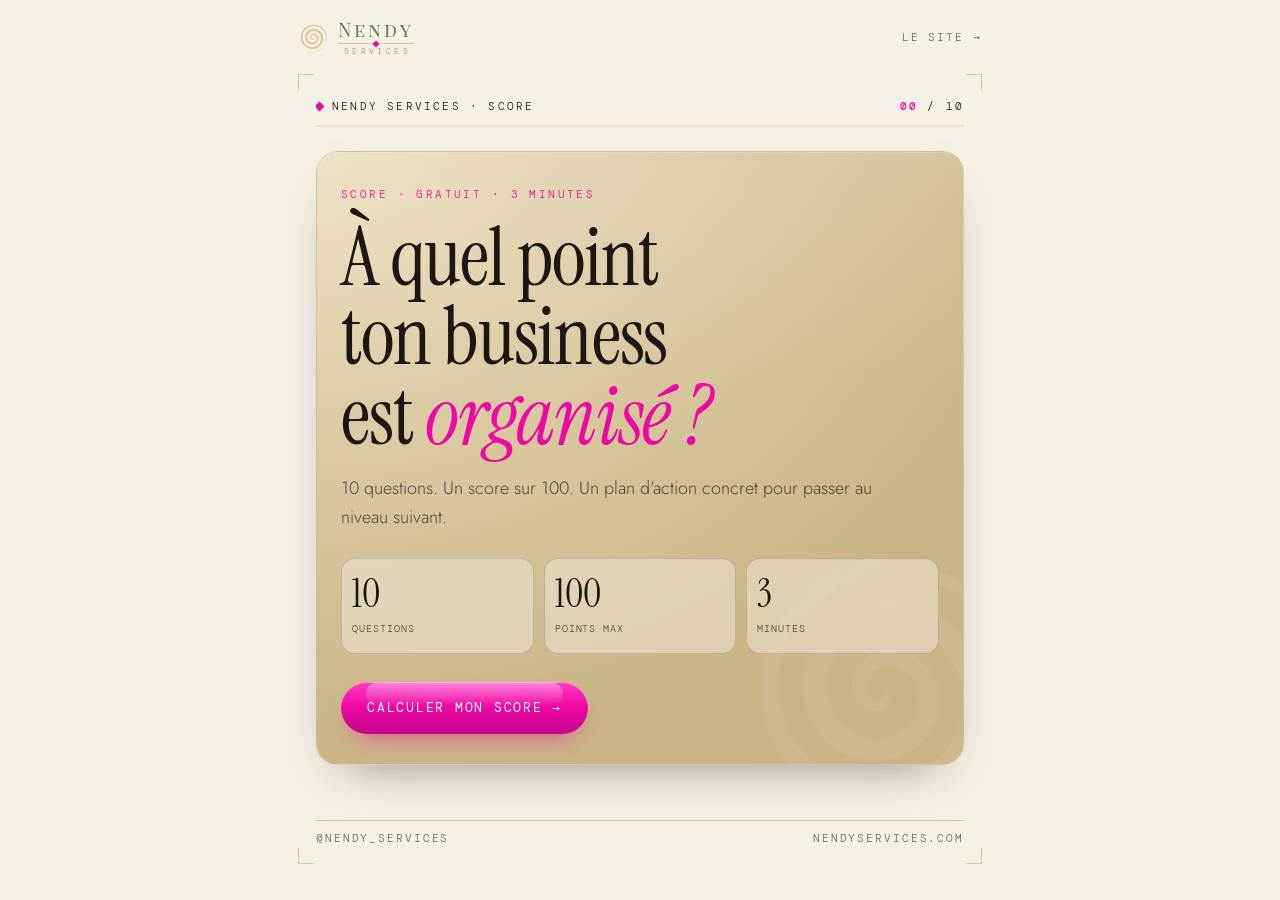
<file: score/index-v3.html>
<!DOCTYPE html>
<html lang="fr">
<head>
<meta charset="UTF-8">
<link rel="icon" href="/favicon.ico" sizes="any">
<link rel="icon" type="image/png" sizes="96x96" href="/img/favicon-96.png">
<link rel="icon" type="image/png" sizes="48x48" href="/img/favicon-48.png">
<link rel="apple-touch-icon" href="/img/apple-touch-icon.png">
<meta name="robots" content="noindex">
<meta name="viewport" content="width=device-width,initial-scale=1,viewport-fit=cover">
<title>Score — À quel point ton business est organisé ? · Nendy Services</title>
<meta name="description" content="Score gratuit Nendy Services : 10 questions, une note sur 100 et un plan d'action pour organiser ton business.">
<meta property="og:title" content="À quel point ton business est organisé ?">
<meta property="og:description" content="Réponds à 10 questions et obtiens ton score sur 100, avec un plan d'action personnalisé.">
<meta property="og:image" content="https://nendyservices.com/img/nendy-spirale-512.png">
<link rel="preconnect" href="https://fonts.googleapis.com">
<link rel="preconnect" href="https://fonts.gstatic.com" crossorigin>
<link rel="stylesheet" href="https://fonts.googleapis.com/css2?family=Instrument+Serif:ital@0;1&family=Jost:wght@300;400;500&family=DM+Mono:wght@400;500&family=Montserrat:ital,wght@1,700&family=Playfair+Display+SC&display=swap">
<link rel="stylesheet" href="/assets/da2026-outils.css">
<style>
.stats{display:grid;grid-template-columns:repeat(3,minmax(0,1fr));gap:10px;margin:26px 0 28px}
.stat{padding:14px 10px;border-radius:14px;border:1px solid rgba(26,23,20,.18);background:rgba(255,255,255,.35)}
.stat b{display:block;font-family:var(--serif);font-weight:400;font-size:40px;line-height:1;font-variant-numeric:tabular-nums}
.stat span{font-family:var(--mono);font-size:9.5px;letter-spacing:.1em;white-space:nowrap;text-transform:uppercase;color:rgba(26,23,20,.7)}
.qwrap{position:relative}
.qwrap .big{position:absolute;right:0;top:-34px;font-family:var(--serif);font-style:italic;font-size:150px;line-height:1;color:var(--sable);opacity:.32;pointer-events:none}
.cat{display:inline-flex;align-items:center;gap:8px;padding:6px 12px;border-radius:999px;border:1px solid var(--sable);font-family:var(--mono);font-size:10.5px;letter-spacing:.16em;text-transform:uppercase;color:var(--sauge-f);margin:0 0 14px;background:var(--carte)}
.cat::before{content:"";width:6px;height:6px;background:var(--sauge);transform:rotate(45deg)}
h2.q{position:relative;margin-bottom:22px}
.opts{display:grid;gap:10px}
.opt{display:flex;gap:14px;align-items:flex-start;width:100%;text-align:left;padding:16px;cursor:pointer;color:var(--encre);font:inherit;font-weight:400;transition:border-color .15s,transform .15s}
.opt:hover{border-color:var(--or);transform:translateY(-1px)}
.opt .k{flex:0 0 auto;width:26px;height:26px;border-radius:50%;border:1px solid var(--or);display:grid;place-items:center;font-family:var(--mono);font-size:11px;color:var(--or);margin-top:1px}
.opt .t{font-size:16px;line-height:1.45;min-width:0}
.opt[aria-pressed="true"]{border-color:var(--rose)}
.opt[aria-pressed="true"] .k{background:linear-gradient(180deg,#ff3cc0,var(--rose));border-color:var(--rose);color:#fff}
.nav{display:flex;justify-content:space-between;gap:12px;margin-top:26px;flex-wrap:wrap}
.form{display:grid;gap:10px;margin-top:22px;max-width:440px}
.hint{font-size:14px;color:var(--doux);margin:4px 0 0}
.load{padding:60px 0;text-align:left}
.load .d{display:inline-block;width:10px;height:10px;margin-right:6px;transform:rotate(45deg);background:var(--rose);animation:p 1.2s ease-in-out infinite}
.load .d:nth-child(2){background:var(--sauge);animation-delay:.2s}.load .d:nth-child(3){background:var(--sable);animation-delay:.4s}
.load p{font-family:var(--mono);font-size:11px;letter-spacing:.2em;text-transform:uppercase;color:var(--doux);margin-top:18px}
@keyframes p{0%,80%,100%{opacity:.3}40%{opacity:1}}
.ring{position:relative;width:190px;height:190px;margin:18px 0 22px}
.ring svg{width:100%;height:100%;transform:rotate(-90deg)}
.ring .v{position:absolute;inset:0;display:flex;flex-direction:column;align-items:center;justify-content:center}
.ring .v b{font-family:var(--serif);font-weight:400;font-size:68px;line-height:1;font-variant-numeric:tabular-nums}
.ring .v span{font-family:var(--mono);font-size:11px;letter-spacing:.2em;color:var(--doux)}
.tagl{font-family:var(--serif);font-style:italic;font-size:23px;line-height:1.3;color:var(--sauge-f);margin:12px 0 0}
.sec{margin-top:34px}
.axes{display:grid;gap:10px}
.axe{padding:14px 16px}
.axe .top2{display:flex;justify-content:space-between;gap:10px;font-size:15.5px;font-weight:400}
.axe .top2 span:last-child{font-family:var(--mono);font-size:12px;color:var(--doux);font-variant-numeric:tabular-nums;white-space:nowrap}
.axe .bar{height:5px;border-radius:99px;background:rgba(216,199,158,.4);overflow:hidden;margin-top:8px}
.axe .bar i{display:block;height:100%;transition:width 1s ease}
.low{background:linear-gradient(90deg,#ff3cc0,var(--rose))}.mid{background:var(--or)}.high{background:var(--sauge)}
.axe small{display:block;margin-top:6px;font-size:13.5px;color:var(--doux)}
.plan{display:grid;gap:10px}
.pi{display:flex;gap:14px;padding:16px}
.pi.urg{border-color:var(--rose)}
.pi .num{font-family:var(--serif);font-style:italic;font-size:30px;line-height:1;color:var(--rose);min-width:26px}
.pi b{display:block;font-weight:500;font-size:16px}
.pi p{margin:4px 0 0;font-size:14.5px;color:var(--doux)}
.pill{display:inline-block;margin-top:8px;font-family:var(--mono);font-size:10px;letter-spacing:.16em;text-transform:uppercase;padding:3px 9px;border-radius:999px;border:1px solid currentColor}
.pill.u{color:var(--rose)}.pill.m{color:var(--or)}.pill.l{color:var(--sauge-f)}
.share{display:flex;gap:8px;flex-wrap:wrap;margin-top:16px}
.share button,.share a{font-family:var(--mono);font-size:10.5px;letter-spacing:.14em;text-transform:uppercase;padding:8px 14px;border-radius:999px;border:1px solid rgba(216,199,158,.6);background:transparent;color:var(--creme);cursor:pointer;text-decoration:none}
.share button:hover,.share a:hover{border-color:var(--creme)}
.rep{opacity:.55}.rep.on{opacity:1;border-color:var(--rose)}
.bravo{margin:16px 0 0;padding:12px 16px;border-left:3px solid #ee07a5;background:rgba(238,7,165,.06);border-radius:0 12px 12px 0;font-weight:500;font-size:16.5px;line-height:1.45;color:#1a1714}
</style>
</head>
<body>
<div class="wrap">
  <div class="top">
    <a class="logo" href="https://nendyservices.com" aria-label="Nendy Services, retour au site">
      <img src="/img/nendy-spirale.svg" alt="" width="30" height="30">
      <span class="lt"><span class="n">Nendy</span><span class="r"></span><span class="s">Services</span></span>
    </a>
    <a class="back" href="https://nendyservices.com">Le site →</a>
  </div>

  <div class="frame">
    <i class="c tl"></i><i class="c tr"></i><i class="c bl"></i><i class="c br"></i>
    <div class="cadre"><span class="lab" id="lab">Nendy Services · Score</span><span class="cnt" id="count"><b>00</b> / 10</span></div>
    <div class="prog" aria-hidden="true"><span id="fill"></span></div>

    <main>
      <section class="screen fade" id="intro">
        <div class="panel sable">
          <img class="spi" src="/img/nendy-spirale.svg" alt="" style="opacity:.28">
          <p class="kicker">Score · Gratuit · 3 minutes</p>
          <h1>À quel point<br>ton business<br>est <em class="f">organisé&nbsp;?</em></h1>
          <p class="lead">10 questions. Un score sur 100. Un plan d'action concret pour passer au niveau suivant.</p>
          <div class="stats"><div class="stat"><b>10</b><span>Questions</span></div><div class="stat"><b>100</b><span>Points max</span></div><div class="stat"><b>3</b><span>Minutes</span></div></div>
          <button class="btn" id="start" type="button">Calculer mon score →</button>
        </div>
      </section>

      <section class="screen" id="quiz" hidden>
        <div id="qbox" aria-live="polite"></div>
        <div class="nav">
          <button class="btn ghost" id="prev" type="button">← Retour</button>
          <button class="btn" id="next" type="button" disabled>Continuer →</button>
        </div>
      </section>

      <section class="screen fade" id="mail" hidden>
        <p class="kicker">Dernière étape</p>
        <h2>Où on envoie<br>ton <em class="f">score&nbsp;?</em></h2>
        <p class="lead">Tu recevras ton score détaillé et ton plan d'action personnalisé.</p>
        <form class="form" id="form" novalidate>
          <input type="email" class="input" id="emailInput" placeholder="ton@email.com" autocomplete="email">
          <button class="btn" type="submit">Révéler mon score →</button>
          <p class="hint">Aucun spam. Juste ce qui est utile.</p>
        </form>
      </section>

      <section class="screen" id="result" hidden>
        <div class="load" id="loading"><span class="d"></span><span class="d"></span><span class="d"></span><p>Calcul de ton score…</p></div>
        <div id="rc" hidden class="fade">
          <p class="kicker">Ton score organisation</p>
          <div class="ring" id="ring"><svg viewBox="0 0 120 120" aria-hidden="true"><circle cx="60" cy="60" r="52" fill="none" stroke="rgba(216,199,158,.45)" stroke-width="6"/><circle id="arc" cx="60" cy="60" r="52" fill="none" stroke="#ee07a5" stroke-width="6" stroke-linecap="round" stroke-dasharray="326.7" stroke-dashoffset="326.7" style="transition:stroke-dashoffset 1.2s ease"/></svg><div class="v"><b id="sn">0</b><span>/ 100</span></div></div>
          <h2 id="sl"></h2>
          <p class="tagl" id="ss"></p>
          <p class="bravo" id="bv"></p>

          <div class="sec"><p class="kicker">Les repères</p><div class="axes" id="reperes">
            <div class="axe carte rep"><div class="top2"><span>Sous 60</span><span>À surveiller</span></div><small>Ton organisation te demande beaucoup d'énergie au quotidien.</small></div>
            <div class="axe carte rep"><div class="top2"><span>60 à 79</span><span>Acceptable</span></div><small>Les bases sont là, il reste quelques ajustements.</small></div>
            <div class="axe carte rep"><div class="top2"><span>80 et plus</span><span>Solide</span></div><small>Ton organisation est claire. L'automatisation devient un bonus, pas une obligation.</small></div>
          </div></div>

          <div class="sec"><p class="kicker">Détail par axe</p><div class="axes" id="axes"></div></div>
          <div class="sec"><p class="kicker">Ton plan d'action</p><div class="plan" id="plan"></div></div>

          <div class="sec panel noir">
            <img class="spi" src="/img/nendy-spirale.svg" alt="">
            <p class="kicker">Prochaine étape</p>
            <h2>On améliore ce score <em class="f">ensemble&nbsp;?</em></h2>
            <p class="lead">Un appel découverte de 45 minutes : on repère les gains rapides et ce qui aura le plus d'impact sur ton organisation.</p>
            <p style="margin:22px 0 0"><a class="btn" href="https://calendar.notion.so/meet/nendyticout/appeldecouverte" target="_blank" rel="noopener">Réserver mon appel offert →</a></p>
            <div class="share"><button type="button" id="copy">Copier mon score</button><a id="li" target="_blank" rel="noopener">LinkedIn</a><a id="wa" target="_blank" rel="noopener">WhatsApp</a></div>
          </div>

          <div class="nav"><button class="btn ghost" type="button" id="again">Refaire le score</button></div>
          <div class="fin"><img src="/img/nendy-logo-arche.svg" alt="Nendy Services"><p class="slogan">L'harmonie entre organisation et assistance.</p></div>
        </div>
      </section>
    </main>

    <div class="foot">
      <div class="fil"></div>
      <div class="row"><a href="https://www.instagram.com/nendy_services/">@nendy_services</a><a href="https://nendyservices.com">nendyservices.com</a></div>
    </div>
  </div>
</div>

<script>
(function(){
var HOOK='https://nendy-client-flow.base44.app/functions/inscription';
var Q=[{"c": "Communication client", "t": "Comment tes clients te contactent-ils ?", "o": [["Partout, WhatsApp perso, Instagram, SMS, email... tout en même temps.", 0], ["Un ou deux canaux mais pas vraiment structurés.", 5], ["WhatsApp Business configuré + email professionnel.", 8], ["Un canal principal avec messages automatiques, catalogue et étiquettes.", 10]]}, {"c": "Prise de rendez-vous", "t": "Comment se gèrent tes rendez-vous ?", "o": [["Par message, je propose des créneaux, on négocie. C'est long.", 0], ["Google Calendar partagé mais sans automatisation.", 4], ["Un outil de réservation mais sans rappels automatiques.", 7], ["Calendly ou équivalent, réservation, confirmation et rappels automatiques.", 10]]}, {"c": "Facturation", "t": "Comment tu gères tes devis et factures ?", "o": [["Je les fais quand j'y pense. Souvent en retard.", 0], ["Word ou Excel, je recrée à chaque fois.", 4], ["J'ai un template mais le suivi des paiements est manuel.", 7], ["Logiciel dédié, devis, factures, relances de paiement automatiques.", 10]]}, {"c": "Suivi clients", "t": "Comment tu suis tes clients et prospects ?", "o": [["Dans ma tête et dans mes messages WhatsApp.", 0], ["Un tableau Excel basique.", 4], ["Notion ou CRM simple, mais pas toujours à jour.", 7], ["CRM complet avec historique, relances et statuts à jour.", 10]]}, {"c": "Organisation interne", "t": "Ton outil central de travail, c'est quoi ?", "o": [["Ma tête et des notes éparpillées partout.", 0], ["Plusieurs outils, et je recopie souvent la même info à plusieurs endroits.", 4], ["Un outil principal, mais certaines infos vivent encore ailleurs.", 7], ["Un espace central : chaque info n'existe qu'à un seul endroit.", 10]]}, {"c": "Process & Templates", "t": "As-tu des process documentés pour ton activité ?", "o": [["Rien, je recrée tout à chaque fois.", 0], ["Quelques templates éparpillés dans mes fichiers.", 4], ["Des templates pour les tâches récurrentes mais pas de process global.", 7], ["Process documentés, checklists et templates prêts pour tout.", 10]]}, {"c": "Accueil client", "t": "Comment tu accueilles un nouveau client ?", "o": [["Au cas par cas, chaque fois différemment.", 0], ["Quelques messages d'accueil mais pas de process structuré.", 4], ["Un email de bienvenue et un questionnaire mais c'est manuel.", 7], ["Process automatisé, email, questionnaire, accès partagés, contrat en moins de 10 min.", 10]]}, {"c": "Automatisation", "t": "Qu'est-ce qui est automatisé dans ton business ?", "o": [["Rien, tout est manuel.", 0], ["Quelques réponses automatiques sur WhatsApp ou email.", 4], ["RDV automatisés + quelques relances.", 7], ["Flux automatisés entre mes outils, relances, reporting, onboarding.", 10]]}, {"c": "Pilotage", "t": "Suis-tu les chiffres de ton activité ?", "o": [["Non, je regarde mon compte en banque de temps en temps.", 0], ["Je regarde mon chiffre d'affaires au moment de le déclarer.", 4], ["Je suis 1 ou 2 chiffres, mais pas tous les mois.", 7], ["Chaque mois, je relève 2 ou 3 chiffres clés et je fais régulièrement le point.", 10]]}, {"c": "Autonomie du système", "t": "Si tu pars 2 semaines, que se passe-t-il ?", "o": [["Tout s'arrête. Je suis le système.", 0], ["Ça tourne mais avec beaucoup de stress et de ratés.", 4], ["Quelqu'un peut prendre le relais partiellement.", 7], ["Mon système tourne seul, je rentre avec des demandes dans ma boîte.", 10]]}];
var cur=0, ans=new Array(Q.length).fill(null), L="ABCD";
function $(id){return document.getElementById(id)}
function pad(n){return (n<10?"0":"")+n}
function frame(lab,n){$("lab").textContent="Nendy Services · "+lab;$("count").innerHTML="<b>"+pad(n)+"</b> / 10";$("fill").style.width=(n/10*100)+"%"}
function show(id){["intro","quiz","mail","result"].forEach(function(s){$(s).hidden=(s!==id)});window.scrollTo({top:0,behavior:"smooth"})}
function render(){
  var q=Q[cur]; frame("Score",cur+1);
  var h='<div class="qwrap fade"><span class="big" aria-hidden="true">'+pad(cur+1)+'</span><p class="cat">'+q.c+'</p><h2 class="q">'+q.t+'</h2><div class="opts" role="group" aria-label="Réponses">';
  q.o.forEach(function(o,i){h+='<button type="button" class="opt carte" data-i="'+i+'" aria-pressed="'+(ans[cur]===i)+'"><span class="k">'+L[i]+'</span><span class="t">'+o[0]+'</span></button>'});
  $("qbox").innerHTML=h+'</div></div>';
  $("next").disabled=ans[cur]===null;
  $("next").textContent=cur===Q.length-1?"Voir mon score →":"Continuer →";
}
$("qbox").addEventListener("click",function(e){
  var b=e.target.closest(".opt"); if(!b)return;
  ans[cur]=+b.dataset.i;
  $("qbox").querySelectorAll(".opt").forEach(function(x){x.setAttribute("aria-pressed",x===b)});
  $("next").disabled=false;
  setTimeout(function(){if(ans[cur]!==null)go(1)},320);
});
function go(d){
  if(d>0&&ans[cur]===null)return;
  if(d>0&&cur===Q.length-1){frame("Dernière étape",10);show("mail");return}
  if(d<0&&cur===0){frame("Score",0);show("intro");return}
  cur+=d; render();
}
$("next").addEventListener("click",function(){go(1)});
$("prev").addEventListener("click",function(){go(-1)});
$("start").addEventListener("click",function(){cur=0;show("quiz");render()});
function scores(){var s={};ans.forEach(function(v,i){s[i+1]=Q[i].o[v][1]});return s}
function total(){return ans.reduce(function(a,v,i){return a+Q[i].o[v][1]},0)}
$("form").addEventListener("submit",function(e){
  e.preventDefault();
  var t=total(), email=$("emailInput").value;
  try{var x=new XMLHttpRequest();x.open('POST',HOOK,true);x.setRequestHeader('Content-Type','application/json');x.send(JSON.stringify({type:'Score Organisation',version:3,email:email,score:t,detail:scores()}))}catch(err){}
  frame("Ton score",10); show("result"); $("loading").hidden=false; $("rc").hidden=true;
  setTimeout(function(){reveal(t)},1800);
});
function reveal(t){
  $("loading").hidden=true; $("rc").hidden=false;
  $("sn").textContent=t;
  var col=t<60?"#ee07a5":t<80?"#b08d57":"#7b9a80";
  $("arc").setAttribute("stroke",col);
  requestAnimationFrame(function(){$("arc").style.strokeDashoffset=326.7*(1-t/100)});
  var lab,sub;
  if(t<40){lab="Système à construire";sub="Tu as les fondations, il manque l'architecture qui tient tout ensemble."}
  else if(t<60){lab="Système en construction";sub="Ton organisation existe, mais elle te demande encore beaucoup d'énergie."}
  else if(t<80){lab="Système à renforcer";sub="Les bases sont là : quelques ajustements et ton organisation sera vraiment fluide."}
  else{lab="Système solide";sub="Ton organisation est claire et tient la route. Si tu veux aller plus loin, l'automatisation peut te libérer encore du temps."}
  var pal=t<60?0:t<80?1:2;
  document.querySelectorAll("#reperes .rep").forEach(function(x,i){x.classList.toggle("on",i===pal)});
  $("sl").textContent=lab; $("ss").textContent=sub; $("bv").textContent=["Bravo d’avoir pris ces quelques minutes : regarder son organisation en face, c’est déjà le premier pas.", "Bravo, tu as déjà de bonnes bases : tu es sur la bonne voie.", "Bravo, ton organisation tient la route : quelques ajustements et elle sera vraiment fluide.", "Bravo, ton organisation est solide : peu d’entrepreneuses en sont à ce niveau."][t<40?0:t<60?1:t<80?2:3];
  var s=scores(), ax='';
  Q.forEach(function(q,i){
    var v=s[i+1], pct=v*10, cls=pct<50?'low':pct<80?'mid':'high';
    var note=v===0?'À mettre en place en priorité':v<=4?'Partiel : des améliorations rapides possibles':v<=7?'Bon début : quelques optimisations':v===10?'Excellent ✓':'Très bon';
    ax+='<div class="axe carte"><div class="top2"><span>'+q.c+'</span><span>'+v+' / 10</span></div><div class="bar"><i class="'+cls+'" style="width:'+pct+'%"></i></div><small>'+note+'</small></div>';
  });
  $("axes").innerHTML=ax;
  var low=Q.map(function(q,i){return{c:q.c,v:s[i+1]}}).filter(function(a){return a.v<=4}).slice(0,3);
  var mid=Q.map(function(q,i){return{c:q.c,v:s[i+1]}}).filter(function(a){return a.v>4&&a.v<=7}).slice(0,2);
  var pl='';
  low.forEach(function(a,i){pl+='<div class="pi carte urg"><span class="num">'+(i+1)+'</span><div><b>Améliorer : '+a.c+'</b><p>C\'est l\'un de tes axes les plus faibles : une intervention rapide ici aura un impact immédiat sur ton quotidien.</p><span class="pill u">Prioritaire</span></div></div>'});
  mid.forEach(function(a,i){pl+='<div class="pi carte"><span class="num">'+(low.length+i+1)+'</span><div><b>Optimiser : '+a.c+'</b><p>Tu as des bases : on peut pousser cet axe au niveau supérieur avec quelques ajustements.</p><span class="pill m">Moyen terme</span></div></div>'});
  if(!pl)pl='<div class="pi carte"><span class="num">✓</span><div><b>Excellent travail !</b><p>Ton système est déjà très structuré. L\'étape suivante : automatisation avancée et IA.</p><span class="pill l">Optimisation</span></div></div>';
  $("plan").innerHTML=pl;
  var url=location.href.split('#')[0], txt='J\'ai obtenu '+t+'/100 au score organisation Nendy Services ! Teste le tien → '+url;
  $("li").href='https://www.linkedin.com/sharing/share-offsite/?url='+encodeURIComponent(url);
  $("wa").href='https://wa.me/?text='+encodeURIComponent(txt);
  $("copy").onclick=function(){var b=this;if(navigator.clipboard){navigator.clipboard.writeText(txt).then(function(){b.textContent='Copié ✓'},function(){})}};
}
$("again").addEventListener("click",function(){ans=new Array(Q.length).fill(null);cur=0;frame("Score",0);show("intro")});
})();
</script>
</body>
</html>
</file>
<file: assets/da2026-outils.css>
/* Nendy Services · DA 2026 · base commune des outils interactifs (quiz, challenge, score) */
:root{
  --creme:#f5f1e6; --carte:#fbf8f1; --encre:#1a1714; --sauge:#7b9a80; --sauge-f:#5d7a62; --sable:#d8c79e; --or:#b08d57; --rose:#ee07a5; --rose-f:#c4048a;
  --ligne:rgba(26,23,20,.12); --doux:rgba(26,23,20,.64);
  --serif:'Instrument Serif',Georgia,'Times New Roman',serif;
  --sans:'Jost',-apple-system,'Segoe UI',Roboto,sans-serif;
  --mono:'DM Mono',ui-monospace,Menlo,monospace;
  --slogan:'Montserrat',-apple-system,sans-serif;
  color-scheme:light;
}
*{box-sizing:border-box}
[hidden]{display:none!important}
img{max-width:100%}
html{background:var(--creme)}
body{margin:0;background:var(--creme);color:var(--encre);font-family:var(--sans);font-weight:300;font-size:16.5px;line-height:1.6;-webkit-font-smoothing:antialiased}
.wrap{max-width:720px;margin:0 auto;min-height:100vh;display:flex;flex-direction:column;
  padding-block:20px 36px;padding-left:max(18px,env(safe-area-inset-left,0px));padding-right:max(18px,env(safe-area-inset-right,0px))}

/* logo */
.top{display:flex;justify-content:space-between;align-items:center;gap:12px}
.logo{display:flex;align-items:center;gap:10px;text-decoration:none}
.logo img{width:30px;height:30px}
.logo .lt{display:flex;flex-direction:column;align-items:center;line-height:1}
.logo .n{font-family:'Playfair Display SC','Playfair Display',Georgia,serif;font-size:19px;letter-spacing:3px;color:var(--sauge-f)}
.logo .r{position:relative;width:100%;height:1px;background:var(--sable);margin:4px 0}
.logo .r::after{content:"";position:absolute;left:50%;top:50%;width:5px;height:5px;background:var(--rose);transform:translate(-50%,-50%) rotate(45deg)}
.logo .s{font-family:var(--mono);font-size:7.5px;letter-spacing:3.4px;color:var(--or);text-transform:uppercase;padding-left:3px}
.back{font-family:var(--mono);font-size:11px;letter-spacing:.18em;text-transform:uppercase;color:var(--doux);text-decoration:none;white-space:nowrap}
.back:hover{color:var(--rose)}

/* cadre digital */
.frame{position:relative;margin-top:18px;padding:18px 18px 16px;flex:1;display:flex;flex-direction:column}
.frame i.c{position:absolute;width:16px;height:16px;border-color:var(--sable);border-style:solid;border-width:0;pointer-events:none}
.frame i.tl{top:0;left:0;border-top-width:1.5px;border-left-width:1.5px}
.frame i.tr{top:0;right:0;border-top-width:1.5px;border-right-width:1.5px}
.frame i.bl{bottom:0;left:0;border-bottom-width:1.5px;border-left-width:1.5px}
.frame i.br{bottom:0;right:0;border-bottom-width:1.5px;border-right-width:1.5px}
.cadre{position:sticky;top:env(safe-area-inset-top,0px);z-index:5;background:var(--creme);padding-block:6px 0;display:flex;justify-content:space-between;align-items:center;gap:10px;font-family:var(--mono);font-size:11px;letter-spacing:.2em;text-transform:uppercase}
.cadre .lab{display:flex;align-items:center;gap:9px;min-width:0;white-space:nowrap;overflow:hidden;text-overflow:ellipsis}
.cadre .lab::before{content:"";flex:0 0 auto;width:7px;height:7px;background:var(--rose);transform:rotate(45deg)}
.cadre .cnt{font-variant-numeric:tabular-nums;color:var(--encre);white-space:nowrap}
.cadre .cnt b{font-weight:500;color:var(--rose)}
.prog{position:sticky;top:calc(env(safe-area-inset-top,0px) + 30px);z-index:5;height:2px;background:rgba(216,199,158,.45);margin:10px 0 0;border-radius:2px;overflow:hidden}
.prog span{display:block;height:100%;width:0;background:linear-gradient(90deg,var(--sable),var(--or));transition:width .4s ease}
.foot{margin-top:auto;padding-top:26px}
.foot .fil{border-top:1px solid var(--sable)}
.foot .row{display:flex;justify-content:space-between;gap:10px;margin-top:10px;font-family:var(--mono);font-size:10.5px;letter-spacing:.18em;text-transform:uppercase;color:var(--doux)}
.foot .row a{color:inherit;text-decoration:none}
.foot .row a:hover{color:var(--rose)}
main{padding-top:24px}

/* titres */
h1,h2,h3{font-family:var(--serif);font-weight:400;margin:0;text-wrap:balance;text-align:left}
h1{font-size:clamp(48px,11vw,82px);line-height:.97;letter-spacing:-.015em}
h2{font-size:clamp(32px,7vw,48px);line-height:1.05;letter-spacing:-.01em}
em.f{font-style:italic;color:var(--rose)}
em.s{font-style:italic;color:var(--sauge-f)}
.kicker{font-family:var(--mono);font-size:11px;letter-spacing:.22em;text-transform:uppercase;color:var(--rose);margin:0 0 14px}
.lead{margin:18px 0 0;font-size:18px;max-width:32em;color:var(--doux)}

/* panneaux de couleur (on alterne les fonds de la charte) */
.panel{position:relative;overflow:hidden;border-radius:22px;padding:34px 24px 30px;border:1px solid rgba(216,199,158,.55);
  box-shadow:0 22px 50px -28px rgba(26,23,20,.55),inset 0 1px 0 rgba(255,255,255,.2)}
.panel::after{content:"";position:absolute;inset:0;background:linear-gradient(180deg,rgba(255,255,255,.12),transparent 38%);pointer-events:none}
.panel > *{position:relative;z-index:1}
.panel .spi{position:absolute;z-index:0;right:-70px;bottom:-80px;width:300px;opacity:.2;pointer-events:none}
.panel.vert{color:var(--creme);background:radial-gradient(120% 90% at 0% 0%,#8fae93 0%,var(--sauge) 45%,#5f7d64 100%)}
.panel.noir{color:var(--creme);background:radial-gradient(120% 100% at 100% 0%,#2e2823,var(--encre) 62%)}
.panel.sable{color:var(--encre);background:radial-gradient(120% 100% at 0% 0%,#ebdfbf 0%,var(--sable) 55%,#c9b584 100%)}
.panel.vert .kicker,.panel.noir .kicker{color:var(--sable)}
.panel.vert .lead,.panel.noir .lead{color:rgba(245,241,230,.88)}
.panel.sable .lead{color:rgba(26,23,20,.72)}
.chips{display:flex;flex-wrap:wrap;gap:8px;margin:24px 0 26px;padding:0;list-style:none;counter-reset:m}
.chips li{font-family:var(--mono);font-size:11px;letter-spacing:.14em;text-transform:uppercase;padding:7px 12px;border:1px solid rgba(216,199,158,.75);border-radius:999px;background:rgba(26,23,20,.08)}
.chips li::before{content:"0" counter(m) " · ";counter-increment:m;color:var(--sable)}
.panel.sable .chips li{border-color:rgba(26,23,20,.25);background:rgba(255,255,255,.25)}
.panel.sable .chips li::before{color:var(--or)}

/* boutons */
.btn{position:relative;overflow:hidden;display:inline-flex;align-items:center;justify-content:center;gap:10px;min-height:52px;padding:14px 26px;border-radius:999px;border:0;
  background:linear-gradient(180deg,#ff3cc0 0%,var(--rose) 48%,var(--rose-f) 100%);color:#fff;font-family:var(--mono);font-size:12.5px;letter-spacing:.14em;text-transform:uppercase;cursor:pointer;text-decoration:none;
  box-shadow:0 12px 26px -12px rgba(238,7,165,.65),inset 0 1px 0 rgba(255,255,255,.4);transition:transform .15s,box-shadow .2s,opacity .2s}
.btn::before{content:"";position:absolute;left:10%;right:10%;top:0;height:46%;border-radius:999px;background:linear-gradient(180deg,rgba(255,255,255,.38),rgba(255,255,255,0));pointer-events:none}
.btn:hover{transform:translateY(-1px)}
.btn.ghost{background:transparent;color:var(--encre);border:1px solid var(--sable);box-shadow:none}
.btn.ghost::before{display:none}
.btn.ghost:hover{border-color:var(--encre)}
.btn.vert{background:linear-gradient(180deg,#93b097,var(--sauge) 50%,#62806a);box-shadow:0 12px 26px -12px rgba(93,122,98,.6),inset 0 1px 0 rgba(255,255,255,.4)}
.btn:disabled,.btn.off{opacity:.35;cursor:not-allowed;transform:none;pointer-events:none}
:focus-visible{outline:2px solid var(--rose);outline-offset:3px}

/* cartes */
.carte{border:1px solid rgba(216,199,158,.9);border-radius:16px;background:linear-gradient(180deg,#fffdf8,var(--carte));box-shadow:0 8px 20px -16px rgba(26,23,20,.45),inset 0 1px 0 #fff}
.input{width:100%;min-height:52px;padding:14px 18px;border-radius:14px;border:1px solid rgba(216,199,158,.9);background:#fffdf8;color:var(--encre);font:inherit;font-weight:400;outline:none}
.input:focus{border-color:var(--rose)}
.panel.noir .input,.panel.vert .input{background:rgba(245,241,230,.08);border-color:rgba(216,199,158,.6);color:var(--creme)}
.panel.noir .input::placeholder,.panel.vert .input::placeholder{color:rgba(245,241,230,.5)}

/* fin de page */
.fin{margin-top:34px;display:flex;flex-direction:column;align-items:flex-start;gap:14px}
.fin img{width:120px}
.slogan{font-family:var(--slogan);font-weight:700;font-style:italic;color:var(--rose);font-size:14px;margin:0}

.fade{animation:in .35s ease both}
@keyframes in{from{opacity:.3;transform:translateY(6px)}to{opacity:1;transform:none}}
@media (prefers-reduced-motion:reduce){.fade{animation:none}.prog span{transition:none}}
@media (max-width:420px){.frame{padding:16px 12px 14px}.panel{padding:28px 18px 24px}.cadre{font-size:10px;letter-spacing:.14em}}
</file>
